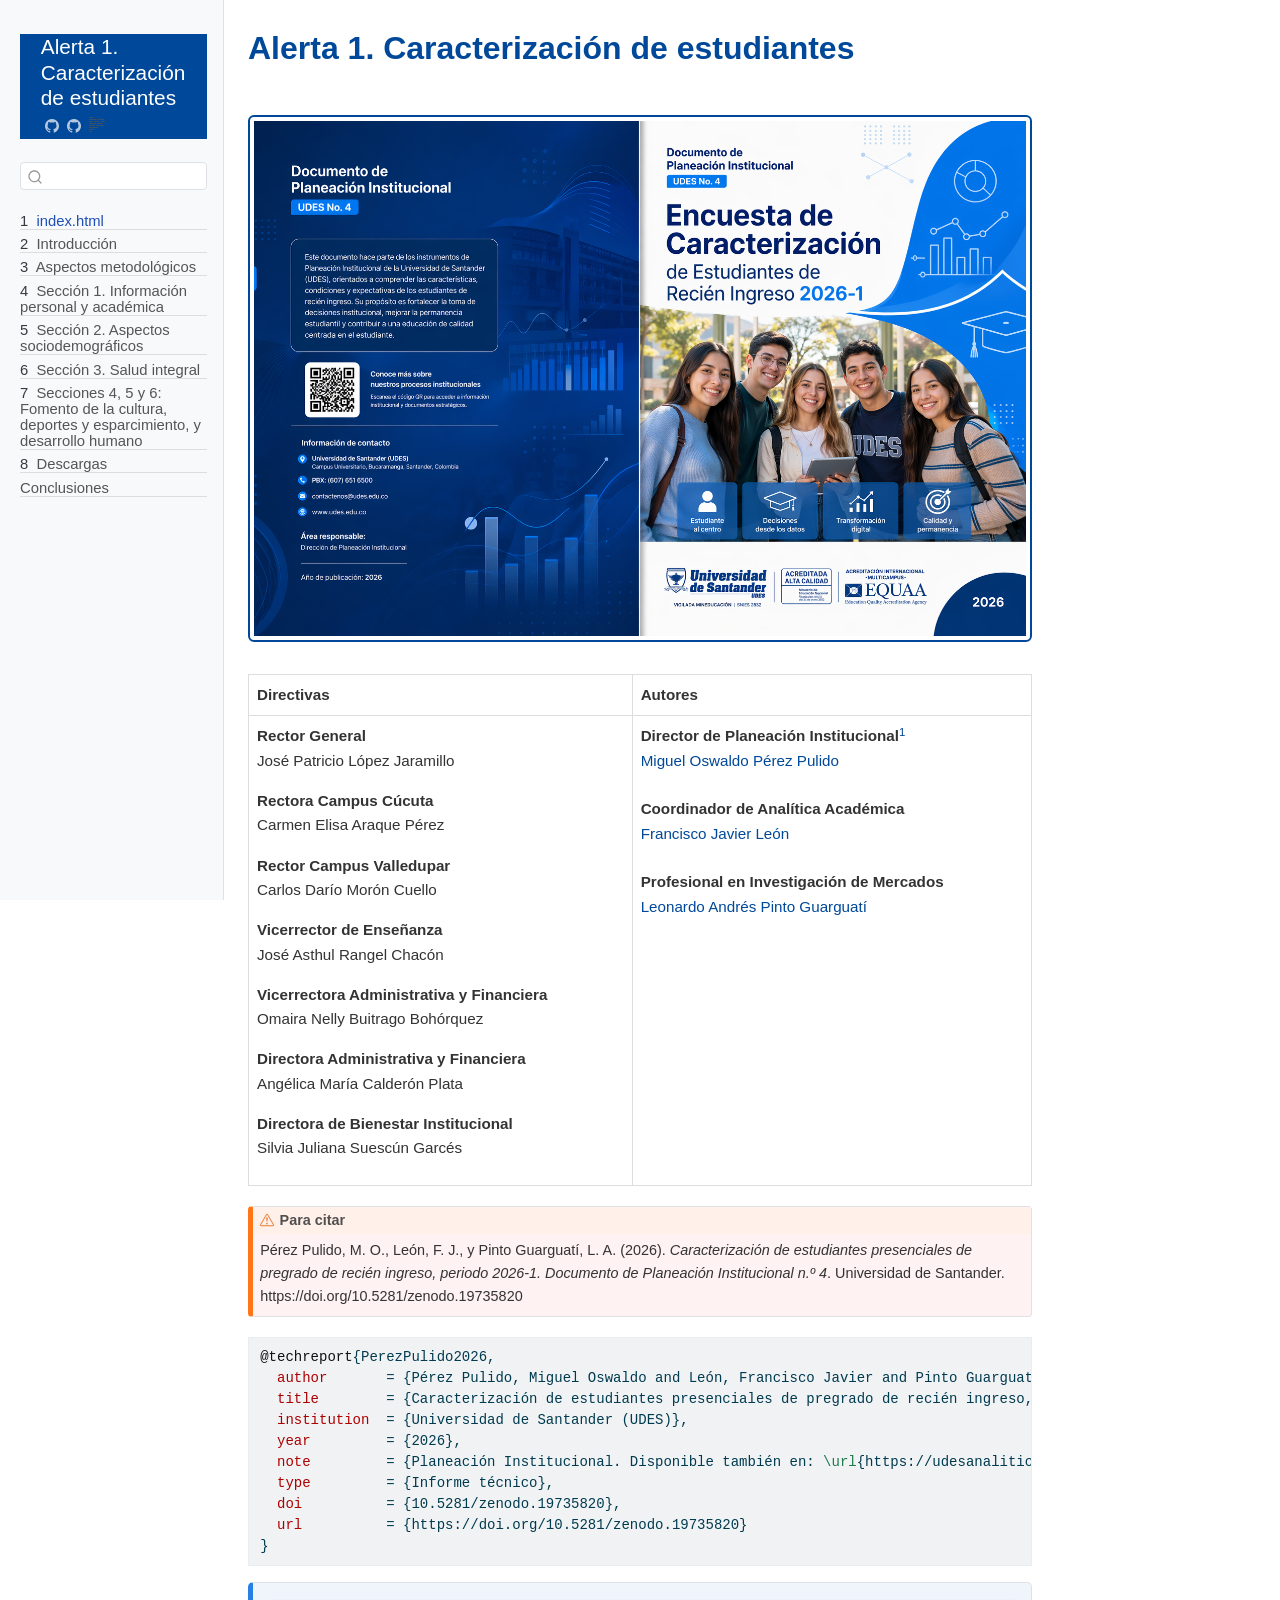
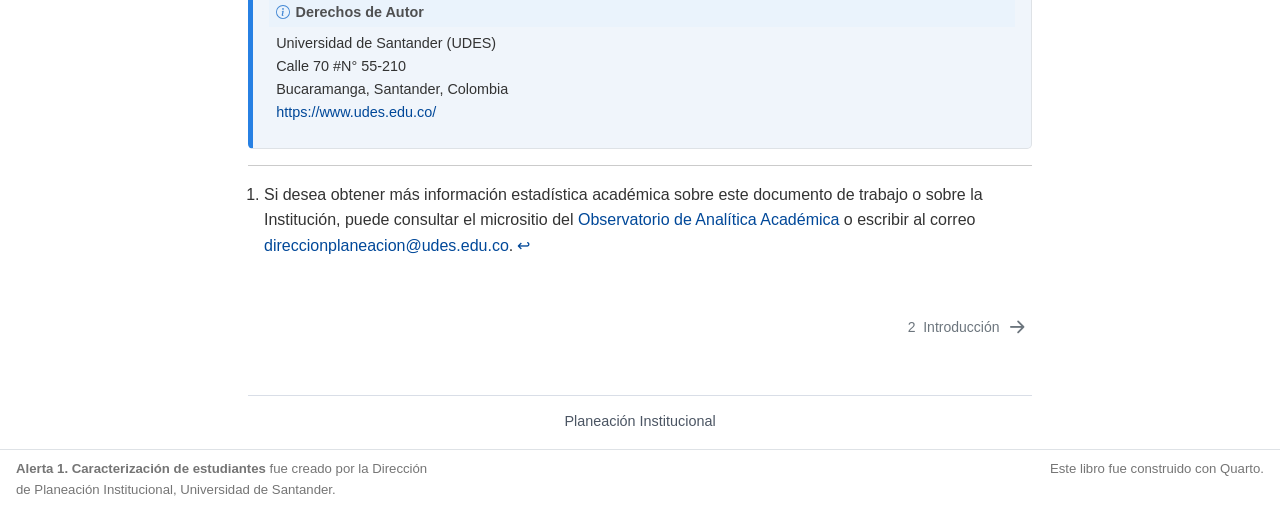
<file: docs/index.html>
<!DOCTYPE html>
<html xmlns="http://www.w3.org/1999/xhtml" lang="en" xml:lang="en"><head>

<meta charset="utf-8">
<meta name="generator" content="quarto-1.7.33">

<meta name="viewport" content="width=device-width, initial-scale=1.0, user-scalable=yes">


<title>Alerta 1. Caracterización de estudiantes</title>
<style>
code{white-space: pre-wrap;}
span.smallcaps{font-variant: small-caps;}
div.columns{display: flex; gap: min(4vw, 1.5em);}
div.column{flex: auto; overflow-x: auto;}
div.hanging-indent{margin-left: 1.5em; text-indent: -1.5em;}
ul.task-list{list-style: none;}
ul.task-list li input[type="checkbox"] {
  width: 0.8em;
  margin: 0 0.8em 0.2em -1em; /* quarto-specific, see https://github.com/quarto-dev/quarto-cli/issues/4556 */ 
  vertical-align: middle;
}
/* CSS for syntax highlighting */
html { -webkit-text-size-adjust: 100%; }
pre > code.sourceCode { white-space: pre; position: relative; }
pre > code.sourceCode > span { display: inline-block; line-height: 1.25; }
pre > code.sourceCode > span:empty { height: 1.2em; }
.sourceCode { overflow: visible; }
code.sourceCode > span { color: inherit; text-decoration: inherit; }
div.sourceCode { margin: 1em 0; }
pre.sourceCode { margin: 0; }
@media screen {
div.sourceCode { overflow: auto; }
}
@media print {
pre > code.sourceCode { white-space: pre-wrap; }
pre > code.sourceCode > span { text-indent: -5em; padding-left: 5em; }
}
pre.numberSource code
  { counter-reset: source-line 0; }
pre.numberSource code > span
  { position: relative; left: -4em; counter-increment: source-line; }
pre.numberSource code > span > a:first-child::before
  { content: counter(source-line);
    position: relative; left: -1em; text-align: right; vertical-align: baseline;
    border: none; display: inline-block;
    -webkit-touch-callout: none; -webkit-user-select: none;
    -khtml-user-select: none; -moz-user-select: none;
    -ms-user-select: none; user-select: none;
    padding: 0 4px; width: 4em;
  }
pre.numberSource { margin-left: 3em;  padding-left: 4px; }
div.sourceCode
  {   }
@media screen {
pre > code.sourceCode > span > a:first-child::before { text-decoration: underline; }
}
</style>


<script src="site_libs/quarto-nav/quarto-nav.js"></script>
<script src="site_libs/quarto-nav/headroom.min.js"></script>
<script src="site_libs/clipboard/clipboard.min.js"></script>
<script src="site_libs/quarto-search/autocomplete.umd.js"></script>
<script src="site_libs/quarto-search/fuse.min.js"></script>
<script src="site_libs/quarto-search/quarto-search.js"></script>
<meta name="quarto:offset" content="./">
<link href="./intro.html" rel="next">
<script src="site_libs/quarto-html/quarto.js" type="module"></script>
<script src="site_libs/quarto-html/tabsets/tabsets.js" type="module"></script>
<script src="site_libs/quarto-html/popper.min.js"></script>
<script src="site_libs/quarto-html/tippy.umd.min.js"></script>
<script src="site_libs/quarto-html/anchor.min.js"></script>
<link href="site_libs/quarto-html/tippy.css" rel="stylesheet">
<link href="site_libs/quarto-html/quarto-syntax-highlighting-ea385d0e468b0dd5ea5bf0780b1290d9.css" rel="stylesheet" id="quarto-text-highlighting-styles">
<script src="site_libs/bootstrap/bootstrap.min.js"></script>
<link href="site_libs/bootstrap/bootstrap-icons.css" rel="stylesheet">
<link href="site_libs/bootstrap/bootstrap-e41c52433b7b17f137c3030fa62955b6.min.css" rel="stylesheet" append-hash="true" id="quarto-bootstrap" data-mode="light">
<script id="quarto-search-options" type="application/json">{
  "location": "sidebar",
  "copy-button": false,
  "collapse-after": 3,
  "panel-placement": "start",
  "type": "textbox",
  "limit": 50,
  "keyboard-shortcut": [
    "f",
    "/",
    "s"
  ],
  "show-item-context": false,
  "language": {
    "search-no-results-text": "No results",
    "search-matching-documents-text": "matching documents",
    "search-copy-link-title": "Copy link to search",
    "search-hide-matches-text": "Hide additional matches",
    "search-more-match-text": "more match in this document",
    "search-more-matches-text": "more matches in this document",
    "search-clear-button-title": "Clear",
    "search-text-placeholder": "",
    "search-detached-cancel-button-title": "Cancel",
    "search-submit-button-title": "Submit",
    "search-label": "Search"
  }
}</script>
<link rel="stylesheet" href="https://cdn.jsdelivr.net/npm/bootstrap-icons@1.11.3/font/bootstrap-icons.css">


<link rel="stylesheet" href="style.css">
</head>

<body class="nav-sidebar docked quarto-light">

<div id="quarto-search-results"></div>
  <header id="quarto-header" class="headroom fixed-top">
  <nav class="quarto-secondary-nav">
    <div class="container-fluid d-flex">
      <button type="button" class="quarto-btn-toggle btn" data-bs-toggle="collapse" role="button" data-bs-target=".quarto-sidebar-collapse-item" aria-controls="quarto-sidebar" aria-expanded="false" aria-label="Toggle sidebar navigation" onclick="if (window.quartoToggleHeadroom) { window.quartoToggleHeadroom(); }">
        <i class="bi bi-layout-text-sidebar-reverse"></i>
      </button>
        <nav class="quarto-page-breadcrumbs" aria-label="breadcrumb"><ol class="breadcrumb"><li class="breadcrumb-item"><a href="./index.html"><span class="chapter-number">1</span>&nbsp; <span class="chapter-title">index.html</span></a></li></ol></nav>
        <a class="flex-grow-1" role="navigation" data-bs-toggle="collapse" data-bs-target=".quarto-sidebar-collapse-item" aria-controls="quarto-sidebar" aria-expanded="false" aria-label="Toggle sidebar navigation" onclick="if (window.quartoToggleHeadroom) { window.quartoToggleHeadroom(); }">      
        </a>
      <button type="button" class="btn quarto-search-button" aria-label="Search" onclick="window.quartoOpenSearch();">
        <i class="bi bi-search"></i>
      </button>
    </div>
  </nav>
</header>
<!-- content -->
<div id="quarto-content" class="quarto-container page-columns page-rows-contents page-layout-article">
<!-- sidebar -->
  <nav id="quarto-sidebar" class="sidebar collapse collapse-horizontal quarto-sidebar-collapse-item sidebar-navigation docked overflow-auto">
    <div class="pt-lg-2 mt-2 text-left sidebar-header">
    <div class="sidebar-title mb-0 py-0">
      <a href="./">Alerta 1. Caracterización de estudiantes</a> 
        <div class="sidebar-tools-main tools-wide">
    <a href="https://github.com/udesanalitica/alerta1_cx_2026-1" title="Repositorio GitHub" class="quarto-navigation-tool px-1" aria-label="Repositorio GitHub"><i class="bi bi-github"></i></a>
    <a href="https://github.com/udesanalitica/alerta1_cx_2026-1" title="Source Code" class="quarto-navigation-tool px-1" aria-label="Source Code"><i class="bi bi-github"></i></a>
  <a href="" class="quarto-reader-toggle quarto-navigation-tool px-1" onclick="window.quartoToggleReader(); return false;" title="Toggle reader mode">
  <div class="quarto-reader-toggle-btn">
  <i class="bi"></i>
  </div>
</a>
</div>
    </div>
      </div>
        <div class="mt-2 flex-shrink-0 align-items-center">
        <div class="sidebar-search">
        <div id="quarto-search" class="" title="Search"></div>
        </div>
        </div>
    <div class="sidebar-menu-container"> 
    <ul class="list-unstyled mt-1">
        <li class="sidebar-item">
  <div class="sidebar-item-container"> 
  <a href="./index.html" class="sidebar-item-text sidebar-link active">
 <span class="menu-text"><span class="chapter-number">1</span>&nbsp; <span class="chapter-title">index.html</span></span></a>
  </div>
</li>
        <li class="sidebar-item">
  <div class="sidebar-item-container"> 
  <a href="./intro.html" class="sidebar-item-text sidebar-link">
 <span class="menu-text"><span class="chapter-number">2</span>&nbsp; <span class="chapter-title">Introducción</span></span></a>
  </div>
</li>
        <li class="sidebar-item">
  <div class="sidebar-item-container"> 
  <a href="./Seccion0.html" class="sidebar-item-text sidebar-link">
 <span class="menu-text"><span class="chapter-number">3</span>&nbsp; <span class="chapter-title">Aspectos metodológicos</span></span></a>
  </div>
</li>
        <li class="sidebar-item">
  <div class="sidebar-item-container"> 
  <a href="./Seccion1.html" class="sidebar-item-text sidebar-link">
 <span class="menu-text"><span class="chapter-number">4</span>&nbsp; <span class="chapter-title">Sección 1. Información personal y académica</span></span></a>
  </div>
</li>
        <li class="sidebar-item">
  <div class="sidebar-item-container"> 
  <a href="./Seccion2.html" class="sidebar-item-text sidebar-link">
 <span class="menu-text"><span class="chapter-number">5</span>&nbsp; <span class="chapter-title">Sección 2. Aspectos sociodemográficos</span></span></a>
  </div>
</li>
        <li class="sidebar-item">
  <div class="sidebar-item-container"> 
  <a href="./Seccion3.html" class="sidebar-item-text sidebar-link">
 <span class="menu-text"><span class="chapter-number">6</span>&nbsp; <span class="chapter-title">Sección 3. Salud integral</span></span></a>
  </div>
</li>
        <li class="sidebar-item">
  <div class="sidebar-item-container"> 
  <a href="./Seccion4.html" class="sidebar-item-text sidebar-link">
 <span class="menu-text"><span class="chapter-number">7</span>&nbsp; <span class="chapter-title">Secciones 4, 5 y 6: Fomento de la cultura, deportes y esparcimiento, y desarrollo humano</span></span></a>
  </div>
</li>
        <li class="sidebar-item">
  <div class="sidebar-item-container"> 
  <a href="./Descargas.html" class="sidebar-item-text sidebar-link">
 <span class="menu-text"><span class="chapter-number">8</span>&nbsp; <span class="chapter-title">Descargas</span></span></a>
  </div>
</li>
        <li class="sidebar-item">
  <div class="sidebar-item-container"> 
  <a href="./Conclusiones.html" class="sidebar-item-text sidebar-link">
 <span class="menu-text">Conclusiones</span></a>
  </div>
</li>
    </ul>
    </div>
</nav>
<div id="quarto-sidebar-glass" class="quarto-sidebar-collapse-item" data-bs-toggle="collapse" data-bs-target=".quarto-sidebar-collapse-item"></div>
<!-- margin-sidebar -->
    <div id="quarto-margin-sidebar" class="sidebar margin-sidebar zindex-bottom">
        
    </div>
<!-- main -->
<main class="content" id="quarto-document-content">

<header id="title-block-header" class="quarto-title-block default">
<div class="quarto-title">
<h1 class="title">Alerta 1. Caracterización de estudiantes</h1>
</div>



<div class="quarto-title-meta">

    
  
    
  </div>
  


</header>


<p><img src="images/cover.png" title="Alerta 1. Caracterización de estudiantes" class="quarto-cover-image nolightbox img-fluid" alt="Portada del libro Alerta 1"></p>
<table class="caption-top table">
<thead>
<tr class="header">
<th>Directivas</th>
<th><strong>Autores</strong></th>
</tr>
</thead>
<tbody>
<tr class="odd">
<td><p><strong>Rector General<br>
</strong>José Patricio López Jaramillo</p>
<p><strong>Rectora Campus Cúcuta<br>
</strong>Carmen Elisa Araque Pérez</p>
<p><strong>Rector Campus Valledupar</strong><br>
Carlos Darío Morón Cuello</p>
<p><strong>Vicerrector de Enseñanza<br>
</strong>José Asthul Rangel Chacón</p>
<p><strong>Vicerrectora Administrativa y Financiera<br>
</strong>Omaira Nelly Buitrago Bohórquez</p>
<p><strong>Directora Administrativa y Financiera</strong><br>
Angélica María Calderón Plata</p>
<p><strong>Directora de Bienestar Institucional</strong><br>
Silvia Juliana Suescún Garcés</p></td>
<td><strong>Director de Planeación Institucional</strong><a href="#fn1" class="footnote-ref" id="fnref1" role="doc-noteref"><sup>1</sup></a><br>
<a href="https://orcid.org/0000-0003-2945-0526">Miguel Oswaldo Pérez Pulido</a><br>
<br>
<strong>Coordinador de Analítica Académica</strong><br>
<a href="https://orcid.org/0000-0002-8904-5242">Francisco Javier León</a><br>
<br>
<strong>Profesional en Investigación de Mercados</strong><br>
<a href="https://orcid.org/0009-0007-0492-9270">Leonardo Andrés Pinto Guarguatí</a></td>
</tr>
</tbody>
</table>
<div class="callout callout-style-default callout-warning callout-titled" title="Para citar">
<div class="callout-header d-flex align-content-center">
<div class="callout-icon-container">
<i class="callout-icon"></i>
</div>
<div class="callout-title-container flex-fill">
Para citar
</div>
</div>
<div class="callout-body-container callout-body">
<p>Pérez Pulido, M. O., León, F. J., y Pinto Guarguatí, L. A. (2026). <em>Caracterización de estudiantes presenciales de pregrado de recién ingreso, periodo 2026-1. Documento de Planeación Institucional n.º 4</em>. Universidad de Santander. https://doi.org/10.5281/zenodo.19735820</p>
</div>
</div>
<div class="sourceCode" id="cb1"><pre class="sourceCode bibtex code-with-copy"><code class="sourceCode bibtex"><span id="cb1-1"><a href="#cb1-1" aria-hidden="true" tabindex="-1"></a><span class="va">@techreport</span>{<span class="ot">PerezPulido2026</span>,</span>
<span id="cb1-2"><a href="#cb1-2" aria-hidden="true" tabindex="-1"></a>  <span class="dt">author</span>       = {Pérez Pulido, Miguel Oswaldo and León, Francisco Javier and Pinto Guarguatí, Leonardo Andrés},</span>
<span id="cb1-3"><a href="#cb1-3" aria-hidden="true" tabindex="-1"></a>  <span class="dt">title</span>        = {Caracterización de estudiantes presenciales de pregrado de recién ingreso, periodo 2026-1. Documento de Planeación Institucional n.º 4},</span>
<span id="cb1-4"><a href="#cb1-4" aria-hidden="true" tabindex="-1"></a>  <span class="dt">institution</span>  = {Universidad de Santander (UDES)},</span>
<span id="cb1-5"><a href="#cb1-5" aria-hidden="true" tabindex="-1"></a>  <span class="dt">year</span>         = {2026},</span>
<span id="cb1-6"><a href="#cb1-6" aria-hidden="true" tabindex="-1"></a>  <span class="dt">note</span>         = {Planeación Institucional. Disponible también en: <span class="ch">\url</span>{https://udesanalitica.github.io/alerta1_cx_2026-1/}},</span>
<span id="cb1-7"><a href="#cb1-7" aria-hidden="true" tabindex="-1"></a>  <span class="dt">type</span>         = {Informe técnico},</span>
<span id="cb1-8"><a href="#cb1-8" aria-hidden="true" tabindex="-1"></a>  <span class="dt">doi</span>          = {10.5281/zenodo.19735820},</span>
<span id="cb1-9"><a href="#cb1-9" aria-hidden="true" tabindex="-1"></a>  <span class="dt">url</span>          = {https://doi.org/10.5281/zenodo.19735820}</span>
<span id="cb1-10"><a href="#cb1-10" aria-hidden="true" tabindex="-1"></a>}</span></code><button title="Copy to Clipboard" class="code-copy-button"><i class="bi"></i></button></pre></div>
<div class="callout callout-style-default callout-note callout-titled" title="Derechos de Autor">
<div class="callout-header d-flex align-content-center">
<div class="callout-icon-container">
<i class="callout-icon"></i>
</div>
<div class="callout-title-container flex-fill">
Derechos de Autor
</div>
</div>
<div class="callout-body-container callout-body">
<p>Universidad de Santander (UDES)<br>
Calle 70 #N° 55-210<br>
Bucaramanga, Santander, Colombia<br>
<a href="https://www.udes.edu.co/" class="uri">https://www.udes.edu.co/</a>&nbsp;</p>
</div>
</div>


<section id="footnotes" class="footnotes footnotes-end-of-document" role="doc-endnotes">
<hr>
<ol>
<li id="fn1"><p>Si desea obtener más información estadística académica sobre este documento de trabajo o sobre la Institución, puede consultar el micrositio del <a href="https://udes.edu.co/ensenanza/dependencias/analitica-academica/observatorio">Observatorio de Analítica Académica</a> o escribir al correo <a href="mailto:direccionplaneacion@udes.edu.co">direccionplaneacion@udes.edu.co</a>.<a href="#fnref1" class="footnote-back" role="doc-backlink">↩︎</a></p></li>
</ol>
</section>

</main> <!-- /main -->
<div class="institutional-footer" role="contentinfo">
  Planeación Institucional
</div>
<script id="quarto-html-after-body" type="application/javascript">
  window.document.addEventListener("DOMContentLoaded", function (event) {
    const icon = "";
    const anchorJS = new window.AnchorJS();
    anchorJS.options = {
      placement: 'right',
      icon: icon
    };
    anchorJS.add('.anchored');
    const isCodeAnnotation = (el) => {
      for (const clz of el.classList) {
        if (clz.startsWith('code-annotation-')) {                     
          return true;
        }
      }
      return false;
    }
    const onCopySuccess = function(e) {
      // button target
      const button = e.trigger;
      // don't keep focus
      button.blur();
      // flash "checked"
      button.classList.add('code-copy-button-checked');
      var currentTitle = button.getAttribute("title");
      button.setAttribute("title", "Copied!");
      let tooltip;
      if (window.bootstrap) {
        button.setAttribute("data-bs-toggle", "tooltip");
        button.setAttribute("data-bs-placement", "left");
        button.setAttribute("data-bs-title", "Copied!");
        tooltip = new bootstrap.Tooltip(button, 
          { trigger: "manual", 
            customClass: "code-copy-button-tooltip",
            offset: [0, -8]});
        tooltip.show();    
      }
      setTimeout(function() {
        if (tooltip) {
          tooltip.hide();
          button.removeAttribute("data-bs-title");
          button.removeAttribute("data-bs-toggle");
          button.removeAttribute("data-bs-placement");
        }
        button.setAttribute("title", currentTitle);
        button.classList.remove('code-copy-button-checked');
      }, 1000);
      // clear code selection
      e.clearSelection();
    }
    const getTextToCopy = function(trigger) {
        const codeEl = trigger.previousElementSibling.cloneNode(true);
        for (const childEl of codeEl.children) {
          if (isCodeAnnotation(childEl)) {
            childEl.remove();
          }
        }
        return codeEl.innerText;
    }
    const clipboard = new window.ClipboardJS('.code-copy-button:not([data-in-quarto-modal])', {
      text: getTextToCopy
    });
    clipboard.on('success', onCopySuccess);
    if (window.document.getElementById('quarto-embedded-source-code-modal')) {
      const clipboardModal = new window.ClipboardJS('.code-copy-button[data-in-quarto-modal]', {
        text: getTextToCopy,
        container: window.document.getElementById('quarto-embedded-source-code-modal')
      });
      clipboardModal.on('success', onCopySuccess);
    }
      var localhostRegex = new RegExp(/^(?:http|https):\/\/localhost\:?[0-9]*\//);
      var mailtoRegex = new RegExp(/^mailto:/);
        var filterRegex = new RegExp("https:\/\/udesanalitica\.github\.io\/alerta1_cx_2026-1\/");
      var isInternal = (href) => {
          return filterRegex.test(href) || localhostRegex.test(href) || mailtoRegex.test(href);
      }
      // Inspect non-navigation links and adorn them if external
     var links = window.document.querySelectorAll('a[href]:not(.nav-link):not(.navbar-brand):not(.toc-action):not(.sidebar-link):not(.sidebar-item-toggle):not(.pagination-link):not(.no-external):not([aria-hidden]):not(.dropdown-item):not(.quarto-navigation-tool):not(.about-link)');
      for (var i=0; i<links.length; i++) {
        const link = links[i];
        if (!isInternal(link.href)) {
          // undo the damage that might have been done by quarto-nav.js in the case of
          // links that we want to consider external
          if (link.dataset.originalHref !== undefined) {
            link.href = link.dataset.originalHref;
          }
        }
      }
    function tippyHover(el, contentFn, onTriggerFn, onUntriggerFn) {
      const config = {
        allowHTML: true,
        maxWidth: 500,
        delay: 100,
        arrow: false,
        appendTo: function(el) {
            return el.parentElement;
        },
        interactive: true,
        interactiveBorder: 10,
        theme: 'quarto',
        placement: 'bottom-start',
      };
      if (contentFn) {
        config.content = contentFn;
      }
      if (onTriggerFn) {
        config.onTrigger = onTriggerFn;
      }
      if (onUntriggerFn) {
        config.onUntrigger = onUntriggerFn;
      }
      window.tippy(el, config); 
    }
    const noterefs = window.document.querySelectorAll('a[role="doc-noteref"]');
    for (var i=0; i<noterefs.length; i++) {
      const ref = noterefs[i];
      tippyHover(ref, function() {
        // use id or data attribute instead here
        let href = ref.getAttribute('data-footnote-href') || ref.getAttribute('href');
        try { href = new URL(href).hash; } catch {}
        const id = href.replace(/^#\/?/, "");
        const note = window.document.getElementById(id);
        if (note) {
          return note.innerHTML;
        } else {
          return "";
        }
      });
    }
    const xrefs = window.document.querySelectorAll('a.quarto-xref');
    const processXRef = (id, note) => {
      // Strip column container classes
      const stripColumnClz = (el) => {
        el.classList.remove("page-full", "page-columns");
        if (el.children) {
          for (const child of el.children) {
            stripColumnClz(child);
          }
        }
      }
      stripColumnClz(note)
      if (id === null || id.startsWith('sec-')) {
        // Special case sections, only their first couple elements
        const container = document.createElement("div");
        if (note.children && note.children.length > 2) {
          container.appendChild(note.children[0].cloneNode(true));
          for (let i = 1; i < note.children.length; i++) {
            const child = note.children[i];
            if (child.tagName === "P" && child.innerText === "") {
              continue;
            } else {
              container.appendChild(child.cloneNode(true));
              break;
            }
          }
          if (window.Quarto?.typesetMath) {
            window.Quarto.typesetMath(container);
          }
          return container.innerHTML
        } else {
          if (window.Quarto?.typesetMath) {
            window.Quarto.typesetMath(note);
          }
          return note.innerHTML;
        }
      } else {
        // Remove any anchor links if they are present
        const anchorLink = note.querySelector('a.anchorjs-link');
        if (anchorLink) {
          anchorLink.remove();
        }
        if (window.Quarto?.typesetMath) {
          window.Quarto.typesetMath(note);
        }
        if (note.classList.contains("callout")) {
          return note.outerHTML;
        } else {
          return note.innerHTML;
        }
      }
    }
    for (var i=0; i<xrefs.length; i++) {
      const xref = xrefs[i];
      tippyHover(xref, undefined, function(instance) {
        instance.disable();
        let url = xref.getAttribute('href');
        let hash = undefined; 
        if (url.startsWith('#')) {
          hash = url;
        } else {
          try { hash = new URL(url).hash; } catch {}
        }
        if (hash) {
          const id = hash.replace(/^#\/?/, "");
          const note = window.document.getElementById(id);
          if (note !== null) {
            try {
              const html = processXRef(id, note.cloneNode(true));
              instance.setContent(html);
            } finally {
              instance.enable();
              instance.show();
            }
          } else {
            // See if we can fetch this
            fetch(url.split('#')[0])
            .then(res => res.text())
            .then(html => {
              const parser = new DOMParser();
              const htmlDoc = parser.parseFromString(html, "text/html");
              const note = htmlDoc.getElementById(id);
              if (note !== null) {
                const html = processXRef(id, note);
                instance.setContent(html);
              } 
            }).finally(() => {
              instance.enable();
              instance.show();
            });
          }
        } else {
          // See if we can fetch a full url (with no hash to target)
          // This is a special case and we should probably do some content thinning / targeting
          fetch(url)
          .then(res => res.text())
          .then(html => {
            const parser = new DOMParser();
            const htmlDoc = parser.parseFromString(html, "text/html");
            const note = htmlDoc.querySelector('main.content');
            if (note !== null) {
              // This should only happen for chapter cross references
              // (since there is no id in the URL)
              // remove the first header
              if (note.children.length > 0 && note.children[0].tagName === "HEADER") {
                note.children[0].remove();
              }
              const html = processXRef(null, note);
              instance.setContent(html);
            } 
          }).finally(() => {
            instance.enable();
            instance.show();
          });
        }
      }, function(instance) {
      });
    }
        let selectedAnnoteEl;
        const selectorForAnnotation = ( cell, annotation) => {
          let cellAttr = 'data-code-cell="' + cell + '"';
          let lineAttr = 'data-code-annotation="' +  annotation + '"';
          const selector = 'span[' + cellAttr + '][' + lineAttr + ']';
          return selector;
        }
        const selectCodeLines = (annoteEl) => {
          const doc = window.document;
          const targetCell = annoteEl.getAttribute("data-target-cell");
          const targetAnnotation = annoteEl.getAttribute("data-target-annotation");
          const annoteSpan = window.document.querySelector(selectorForAnnotation(targetCell, targetAnnotation));
          const lines = annoteSpan.getAttribute("data-code-lines").split(",");
          const lineIds = lines.map((line) => {
            return targetCell + "-" + line;
          })
          let top = null;
          let height = null;
          let parent = null;
          if (lineIds.length > 0) {
              //compute the position of the single el (top and bottom and make a div)
              const el = window.document.getElementById(lineIds[0]);
              top = el.offsetTop;
              height = el.offsetHeight;
              parent = el.parentElement.parentElement;
            if (lineIds.length > 1) {
              const lastEl = window.document.getElementById(lineIds[lineIds.length - 1]);
              const bottom = lastEl.offsetTop + lastEl.offsetHeight;
              height = bottom - top;
            }
            if (top !== null && height !== null && parent !== null) {
              // cook up a div (if necessary) and position it 
              let div = window.document.getElementById("code-annotation-line-highlight");
              if (div === null) {
                div = window.document.createElement("div");
                div.setAttribute("id", "code-annotation-line-highlight");
                div.style.position = 'absolute';
                parent.appendChild(div);
              }
              div.style.top = top - 2 + "px";
              div.style.height = height + 4 + "px";
              div.style.left = 0;
              let gutterDiv = window.document.getElementById("code-annotation-line-highlight-gutter");
              if (gutterDiv === null) {
                gutterDiv = window.document.createElement("div");
                gutterDiv.setAttribute("id", "code-annotation-line-highlight-gutter");
                gutterDiv.style.position = 'absolute';
                const codeCell = window.document.getElementById(targetCell);
                const gutter = codeCell.querySelector('.code-annotation-gutter');
                gutter.appendChild(gutterDiv);
              }
              gutterDiv.style.top = top - 2 + "px";
              gutterDiv.style.height = height + 4 + "px";
            }
            selectedAnnoteEl = annoteEl;
          }
        };
        const unselectCodeLines = () => {
          const elementsIds = ["code-annotation-line-highlight", "code-annotation-line-highlight-gutter"];
          elementsIds.forEach((elId) => {
            const div = window.document.getElementById(elId);
            if (div) {
              div.remove();
            }
          });
          selectedAnnoteEl = undefined;
        };
          // Handle positioning of the toggle
      window.addEventListener(
        "resize",
        throttle(() => {
          elRect = undefined;
          if (selectedAnnoteEl) {
            selectCodeLines(selectedAnnoteEl);
          }
        }, 10)
      );
      function throttle(fn, ms) {
      let throttle = false;
      let timer;
        return (...args) => {
          if(!throttle) { // first call gets through
              fn.apply(this, args);
              throttle = true;
          } else { // all the others get throttled
              if(timer) clearTimeout(timer); // cancel #2
              timer = setTimeout(() => {
                fn.apply(this, args);
                timer = throttle = false;
              }, ms);
          }
        };
      }
        // Attach click handler to the DT
        const annoteDls = window.document.querySelectorAll('dt[data-target-cell]');
        for (const annoteDlNode of annoteDls) {
          annoteDlNode.addEventListener('click', (event) => {
            const clickedEl = event.target;
            if (clickedEl !== selectedAnnoteEl) {
              unselectCodeLines();
              const activeEl = window.document.querySelector('dt[data-target-cell].code-annotation-active');
              if (activeEl) {
                activeEl.classList.remove('code-annotation-active');
              }
              selectCodeLines(clickedEl);
              clickedEl.classList.add('code-annotation-active');
            } else {
              // Unselect the line
              unselectCodeLines();
              clickedEl.classList.remove('code-annotation-active');
            }
          });
        }
    const findCites = (el) => {
      const parentEl = el.parentElement;
      if (parentEl) {
        const cites = parentEl.dataset.cites;
        if (cites) {
          return {
            el,
            cites: cites.split(' ')
          };
        } else {
          return findCites(el.parentElement)
        }
      } else {
        return undefined;
      }
    };
    var bibliorefs = window.document.querySelectorAll('a[role="doc-biblioref"]');
    for (var i=0; i<bibliorefs.length; i++) {
      const ref = bibliorefs[i];
      const citeInfo = findCites(ref);
      if (citeInfo) {
        tippyHover(citeInfo.el, function() {
          var popup = window.document.createElement('div');
          citeInfo.cites.forEach(function(cite) {
            var citeDiv = window.document.createElement('div');
            citeDiv.classList.add('hanging-indent');
            citeDiv.classList.add('csl-entry');
            var biblioDiv = window.document.getElementById('ref-' + cite);
            if (biblioDiv) {
              citeDiv.innerHTML = biblioDiv.innerHTML;
            }
            popup.appendChild(citeDiv);
          });
          return popup.innerHTML;
        });
      }
    }
  });
  </script>
<nav class="page-navigation">
  <div class="nav-page nav-page-previous">
  </div>
  <div class="nav-page nav-page-next">
      <a href="./intro.html" class="pagination-link" aria-label="Introducción">
        <span class="nav-page-text"><span class="chapter-number">2</span>&nbsp; <span class="chapter-title">Introducción</span></span> <i class="bi bi-arrow-right-short"></i>
      </a>
  </div>
</nav>
</div> <!-- /content -->
<footer class="footer">
  <div class="nav-footer">
    <div class="nav-footer-left">
<p><strong>Alerta 1. Caracterización de estudiantes</strong> fue creado por la Dirección de Planeación Institucional, Universidad de Santander.</p>
</div>   
    <div class="nav-footer-center">
      &nbsp;
    </div>
    <div class="nav-footer-right">
<p>Este libro fue construido con <a href="https://quarto.org/" target="_blank">Quarto</a>.</p>
</div>
  </div>
</footer>




</body></html>
</file>
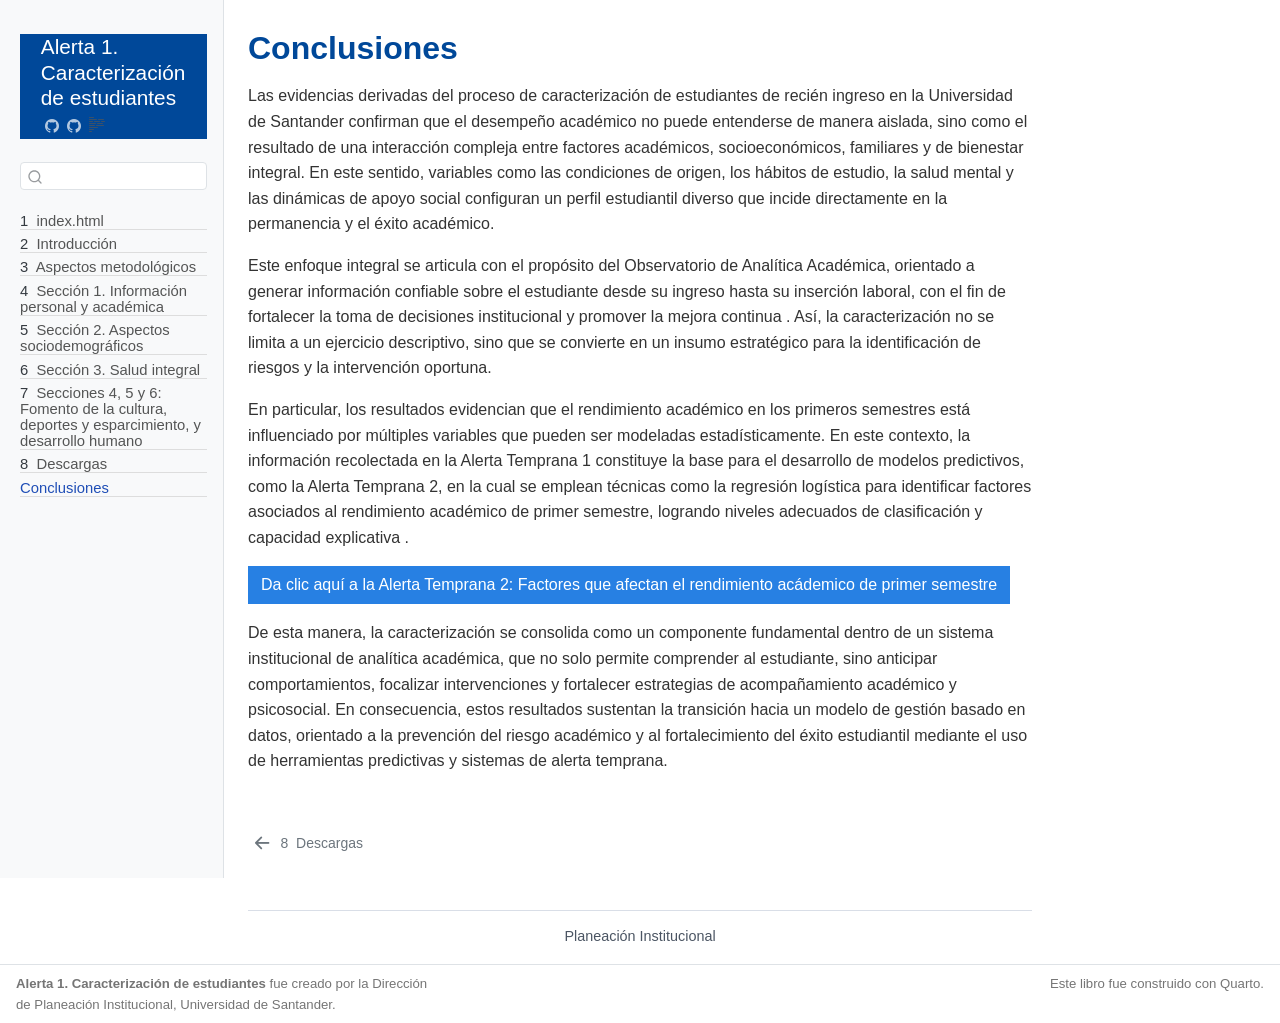
<file: docs/Conclusiones.html>
<!DOCTYPE html>
<html xmlns="http://www.w3.org/1999/xhtml" lang="en" xml:lang="en"><head>

<meta charset="utf-8">
<meta name="generator" content="quarto-1.7.33">

<meta name="viewport" content="width=device-width, initial-scale=1.0, user-scalable=yes">


<title>Conclusiones – Alerta 1. Caracterización de estudiantes</title>
<style>
code{white-space: pre-wrap;}
span.smallcaps{font-variant: small-caps;}
div.columns{display: flex; gap: min(4vw, 1.5em);}
div.column{flex: auto; overflow-x: auto;}
div.hanging-indent{margin-left: 1.5em; text-indent: -1.5em;}
ul.task-list{list-style: none;}
ul.task-list li input[type="checkbox"] {
  width: 0.8em;
  margin: 0 0.8em 0.2em -1em; /* quarto-specific, see https://github.com/quarto-dev/quarto-cli/issues/4556 */ 
  vertical-align: middle;
}
</style>


<script src="site_libs/quarto-nav/quarto-nav.js"></script>
<script src="site_libs/quarto-nav/headroom.min.js"></script>
<script src="site_libs/clipboard/clipboard.min.js"></script>
<script src="site_libs/quarto-search/autocomplete.umd.js"></script>
<script src="site_libs/quarto-search/fuse.min.js"></script>
<script src="site_libs/quarto-search/quarto-search.js"></script>
<meta name="quarto:offset" content="./">
<link href="./Descargas.html" rel="prev">
<script src="site_libs/quarto-html/quarto.js" type="module"></script>
<script src="site_libs/quarto-html/tabsets/tabsets.js" type="module"></script>
<script src="site_libs/quarto-html/popper.min.js"></script>
<script src="site_libs/quarto-html/tippy.umd.min.js"></script>
<script src="site_libs/quarto-html/anchor.min.js"></script>
<link href="site_libs/quarto-html/tippy.css" rel="stylesheet">
<link href="site_libs/quarto-html/quarto-syntax-highlighting-ea385d0e468b0dd5ea5bf0780b1290d9.css" rel="stylesheet" id="quarto-text-highlighting-styles">
<script src="site_libs/bootstrap/bootstrap.min.js"></script>
<link href="site_libs/bootstrap/bootstrap-icons.css" rel="stylesheet">
<link href="site_libs/bootstrap/bootstrap-e41c52433b7b17f137c3030fa62955b6.min.css" rel="stylesheet" append-hash="true" id="quarto-bootstrap" data-mode="light">
<script id="quarto-search-options" type="application/json">{
  "location": "sidebar",
  "copy-button": false,
  "collapse-after": 3,
  "panel-placement": "start",
  "type": "textbox",
  "limit": 50,
  "keyboard-shortcut": [
    "f",
    "/",
    "s"
  ],
  "show-item-context": false,
  "language": {
    "search-no-results-text": "No results",
    "search-matching-documents-text": "matching documents",
    "search-copy-link-title": "Copy link to search",
    "search-hide-matches-text": "Hide additional matches",
    "search-more-match-text": "more match in this document",
    "search-more-matches-text": "more matches in this document",
    "search-clear-button-title": "Clear",
    "search-text-placeholder": "",
    "search-detached-cancel-button-title": "Cancel",
    "search-submit-button-title": "Submit",
    "search-label": "Search"
  }
}</script>
<link rel="stylesheet" href="https://cdn.jsdelivr.net/npm/bootstrap-icons@1.11.3/font/bootstrap-icons.css">


<link rel="stylesheet" href="style.css">
</head>

<body class="nav-sidebar docked quarto-light">

<div id="quarto-search-results"></div>
  <header id="quarto-header" class="headroom fixed-top">
  <nav class="quarto-secondary-nav">
    <div class="container-fluid d-flex">
      <button type="button" class="quarto-btn-toggle btn" data-bs-toggle="collapse" role="button" data-bs-target=".quarto-sidebar-collapse-item" aria-controls="quarto-sidebar" aria-expanded="false" aria-label="Toggle sidebar navigation" onclick="if (window.quartoToggleHeadroom) { window.quartoToggleHeadroom(); }">
        <i class="bi bi-layout-text-sidebar-reverse"></i>
      </button>
        <nav class="quarto-page-breadcrumbs" aria-label="breadcrumb"><ol class="breadcrumb"><li class="breadcrumb-item"><a href="./Conclusiones.html">Conclusiones</a></li></ol></nav>
        <a class="flex-grow-1" role="navigation" data-bs-toggle="collapse" data-bs-target=".quarto-sidebar-collapse-item" aria-controls="quarto-sidebar" aria-expanded="false" aria-label="Toggle sidebar navigation" onclick="if (window.quartoToggleHeadroom) { window.quartoToggleHeadroom(); }">      
        </a>
      <button type="button" class="btn quarto-search-button" aria-label="Search" onclick="window.quartoOpenSearch();">
        <i class="bi bi-search"></i>
      </button>
    </div>
  </nav>
</header>
<!-- content -->
<div id="quarto-content" class="quarto-container page-columns page-rows-contents page-layout-article">
<!-- sidebar -->
  <nav id="quarto-sidebar" class="sidebar collapse collapse-horizontal quarto-sidebar-collapse-item sidebar-navigation docked overflow-auto">
    <div class="pt-lg-2 mt-2 text-left sidebar-header">
    <div class="sidebar-title mb-0 py-0">
      <a href="./">Alerta 1. Caracterización de estudiantes</a> 
        <div class="sidebar-tools-main tools-wide">
    <a href="https://github.com/udesanalitica/alerta1_cx_2026-1" title="Repositorio GitHub" class="quarto-navigation-tool px-1" aria-label="Repositorio GitHub"><i class="bi bi-github"></i></a>
    <a href="https://github.com/udesanalitica/alerta1_cx_2026-1" title="Source Code" class="quarto-navigation-tool px-1" aria-label="Source Code"><i class="bi bi-github"></i></a>
  <a href="" class="quarto-reader-toggle quarto-navigation-tool px-1" onclick="window.quartoToggleReader(); return false;" title="Toggle reader mode">
  <div class="quarto-reader-toggle-btn">
  <i class="bi"></i>
  </div>
</a>
</div>
    </div>
      </div>
        <div class="mt-2 flex-shrink-0 align-items-center">
        <div class="sidebar-search">
        <div id="quarto-search" class="" title="Search"></div>
        </div>
        </div>
    <div class="sidebar-menu-container"> 
    <ul class="list-unstyled mt-1">
        <li class="sidebar-item">
  <div class="sidebar-item-container"> 
  <a href="./index.html" class="sidebar-item-text sidebar-link">
 <span class="menu-text"><span class="chapter-number">1</span>&nbsp; <span class="chapter-title">index.html</span></span></a>
  </div>
</li>
        <li class="sidebar-item">
  <div class="sidebar-item-container"> 
  <a href="./intro.html" class="sidebar-item-text sidebar-link">
 <span class="menu-text"><span class="chapter-number">2</span>&nbsp; <span class="chapter-title">Introducción</span></span></a>
  </div>
</li>
        <li class="sidebar-item">
  <div class="sidebar-item-container"> 
  <a href="./Seccion0.html" class="sidebar-item-text sidebar-link">
 <span class="menu-text"><span class="chapter-number">3</span>&nbsp; <span class="chapter-title">Aspectos metodológicos</span></span></a>
  </div>
</li>
        <li class="sidebar-item">
  <div class="sidebar-item-container"> 
  <a href="./Seccion1.html" class="sidebar-item-text sidebar-link">
 <span class="menu-text"><span class="chapter-number">4</span>&nbsp; <span class="chapter-title">Sección 1. Información personal y académica</span></span></a>
  </div>
</li>
        <li class="sidebar-item">
  <div class="sidebar-item-container"> 
  <a href="./Seccion2.html" class="sidebar-item-text sidebar-link">
 <span class="menu-text"><span class="chapter-number">5</span>&nbsp; <span class="chapter-title">Sección 2. Aspectos sociodemográficos</span></span></a>
  </div>
</li>
        <li class="sidebar-item">
  <div class="sidebar-item-container"> 
  <a href="./Seccion3.html" class="sidebar-item-text sidebar-link">
 <span class="menu-text"><span class="chapter-number">6</span>&nbsp; <span class="chapter-title">Sección 3. Salud integral</span></span></a>
  </div>
</li>
        <li class="sidebar-item">
  <div class="sidebar-item-container"> 
  <a href="./Seccion4.html" class="sidebar-item-text sidebar-link">
 <span class="menu-text"><span class="chapter-number">7</span>&nbsp; <span class="chapter-title">Secciones 4, 5 y 6: Fomento de la cultura, deportes y esparcimiento, y desarrollo humano</span></span></a>
  </div>
</li>
        <li class="sidebar-item">
  <div class="sidebar-item-container"> 
  <a href="./Descargas.html" class="sidebar-item-text sidebar-link">
 <span class="menu-text"><span class="chapter-number">8</span>&nbsp; <span class="chapter-title">Descargas</span></span></a>
  </div>
</li>
        <li class="sidebar-item">
  <div class="sidebar-item-container"> 
  <a href="./Conclusiones.html" class="sidebar-item-text sidebar-link active">
 <span class="menu-text">Conclusiones</span></a>
  </div>
</li>
    </ul>
    </div>
</nav>
<div id="quarto-sidebar-glass" class="quarto-sidebar-collapse-item" data-bs-toggle="collapse" data-bs-target=".quarto-sidebar-collapse-item"></div>
<!-- margin-sidebar -->
    <div id="quarto-margin-sidebar" class="sidebar margin-sidebar zindex-bottom">
        
    </div>
<!-- main -->
<main class="content" id="quarto-document-content">

<header id="title-block-header" class="quarto-title-block default">
<div class="quarto-title">
<h1 class="title">Conclusiones</h1>
</div>



<div class="quarto-title-meta">

    
  
    
  </div>
  


</header>


<p>Las evidencias derivadas del proceso de caracterización de estudiantes de recién ingreso en la Universidad de Santander confirman que el desempeño académico no puede entenderse de manera aislada, sino como el resultado de una interacción compleja entre factores académicos, socioeconómicos, familiares y de bienestar integral. En este sentido, variables como las condiciones de origen, los hábitos de estudio, la salud mental y las dinámicas de apoyo social configuran un perfil estudiantil diverso que incide directamente en la permanencia y el éxito académico.</p>
<p>Este enfoque integral se articula con el propósito del Observatorio de Analítica Académica, orientado a generar información confiable sobre el estudiante desde su ingreso hasta su inserción laboral, con el fin de fortalecer la toma de decisiones institucional y promover la mejora continua . Así, la caracterización no se limita a un ejercicio descriptivo, sino que se convierte en un insumo estratégico para la identificación de riesgos y la intervención oportuna.</p>
<p>En particular, los resultados evidencian que el rendimiento académico en los primeros semestres está influenciado por múltiples variables que pueden ser modeladas estadísticamente. En este contexto, la información recolectada en la Alerta Temprana 1 constituye la base para el desarrollo de modelos predictivos, como la Alerta Temprana 2, en la cual se emplean técnicas como la regresión logística para identificar factores asociados al rendimiento académico de primer semestre, logrando niveles adecuados de clasificación y capacidad explicativa .</p>
<p><a href="https://udes.edu.co/planeacion-institucional/analitica-academica/observatorio/identificacion-de-factores-que-afectan-el-rendimiento-academico-de-primer-semestre" class="btn btn-primary" target="_blank">Da clic aquí a la Alerta Temprana 2: Factores que afectan el rendimiento acádemico de primer semestre</a></p>
<p>De esta manera, la caracterización se consolida como un componente fundamental dentro de un sistema institucional de analítica académica, que no solo permite comprender al estudiante, sino anticipar comportamientos, focalizar intervenciones y fortalecer estrategias de acompañamiento académico y psicosocial. En consecuencia, estos resultados sustentan la transición hacia un modelo de gestión basado en datos, orientado a la prevención del riesgo académico y al fortalecimiento del éxito estudiantil mediante el uso de herramientas predictivas y sistemas de alerta temprana.</p>



</main> <!-- /main -->
<div class="institutional-footer" role="contentinfo">
  Planeación Institucional
</div>
<script id="quarto-html-after-body" type="application/javascript">
  window.document.addEventListener("DOMContentLoaded", function (event) {
    const icon = "";
    const anchorJS = new window.AnchorJS();
    anchorJS.options = {
      placement: 'right',
      icon: icon
    };
    anchorJS.add('.anchored');
    const isCodeAnnotation = (el) => {
      for (const clz of el.classList) {
        if (clz.startsWith('code-annotation-')) {                     
          return true;
        }
      }
      return false;
    }
    const onCopySuccess = function(e) {
      // button target
      const button = e.trigger;
      // don't keep focus
      button.blur();
      // flash "checked"
      button.classList.add('code-copy-button-checked');
      var currentTitle = button.getAttribute("title");
      button.setAttribute("title", "Copied!");
      let tooltip;
      if (window.bootstrap) {
        button.setAttribute("data-bs-toggle", "tooltip");
        button.setAttribute("data-bs-placement", "left");
        button.setAttribute("data-bs-title", "Copied!");
        tooltip = new bootstrap.Tooltip(button, 
          { trigger: "manual", 
            customClass: "code-copy-button-tooltip",
            offset: [0, -8]});
        tooltip.show();    
      }
      setTimeout(function() {
        if (tooltip) {
          tooltip.hide();
          button.removeAttribute("data-bs-title");
          button.removeAttribute("data-bs-toggle");
          button.removeAttribute("data-bs-placement");
        }
        button.setAttribute("title", currentTitle);
        button.classList.remove('code-copy-button-checked');
      }, 1000);
      // clear code selection
      e.clearSelection();
    }
    const getTextToCopy = function(trigger) {
        const codeEl = trigger.previousElementSibling.cloneNode(true);
        for (const childEl of codeEl.children) {
          if (isCodeAnnotation(childEl)) {
            childEl.remove();
          }
        }
        return codeEl.innerText;
    }
    const clipboard = new window.ClipboardJS('.code-copy-button:not([data-in-quarto-modal])', {
      text: getTextToCopy
    });
    clipboard.on('success', onCopySuccess);
    if (window.document.getElementById('quarto-embedded-source-code-modal')) {
      const clipboardModal = new window.ClipboardJS('.code-copy-button[data-in-quarto-modal]', {
        text: getTextToCopy,
        container: window.document.getElementById('quarto-embedded-source-code-modal')
      });
      clipboardModal.on('success', onCopySuccess);
    }
      var localhostRegex = new RegExp(/^(?:http|https):\/\/localhost\:?[0-9]*\//);
      var mailtoRegex = new RegExp(/^mailto:/);
        var filterRegex = new RegExp("https:\/\/udesanalitica\.github\.io\/alerta1_cx_2026-1\/");
      var isInternal = (href) => {
          return filterRegex.test(href) || localhostRegex.test(href) || mailtoRegex.test(href);
      }
      // Inspect non-navigation links and adorn them if external
     var links = window.document.querySelectorAll('a[href]:not(.nav-link):not(.navbar-brand):not(.toc-action):not(.sidebar-link):not(.sidebar-item-toggle):not(.pagination-link):not(.no-external):not([aria-hidden]):not(.dropdown-item):not(.quarto-navigation-tool):not(.about-link)');
      for (var i=0; i<links.length; i++) {
        const link = links[i];
        if (!isInternal(link.href)) {
          // undo the damage that might have been done by quarto-nav.js in the case of
          // links that we want to consider external
          if (link.dataset.originalHref !== undefined) {
            link.href = link.dataset.originalHref;
          }
        }
      }
    function tippyHover(el, contentFn, onTriggerFn, onUntriggerFn) {
      const config = {
        allowHTML: true,
        maxWidth: 500,
        delay: 100,
        arrow: false,
        appendTo: function(el) {
            return el.parentElement;
        },
        interactive: true,
        interactiveBorder: 10,
        theme: 'quarto',
        placement: 'bottom-start',
      };
      if (contentFn) {
        config.content = contentFn;
      }
      if (onTriggerFn) {
        config.onTrigger = onTriggerFn;
      }
      if (onUntriggerFn) {
        config.onUntrigger = onUntriggerFn;
      }
      window.tippy(el, config); 
    }
    const noterefs = window.document.querySelectorAll('a[role="doc-noteref"]');
    for (var i=0; i<noterefs.length; i++) {
      const ref = noterefs[i];
      tippyHover(ref, function() {
        // use id or data attribute instead here
        let href = ref.getAttribute('data-footnote-href') || ref.getAttribute('href');
        try { href = new URL(href).hash; } catch {}
        const id = href.replace(/^#\/?/, "");
        const note = window.document.getElementById(id);
        if (note) {
          return note.innerHTML;
        } else {
          return "";
        }
      });
    }
    const xrefs = window.document.querySelectorAll('a.quarto-xref');
    const processXRef = (id, note) => {
      // Strip column container classes
      const stripColumnClz = (el) => {
        el.classList.remove("page-full", "page-columns");
        if (el.children) {
          for (const child of el.children) {
            stripColumnClz(child);
          }
        }
      }
      stripColumnClz(note)
      if (id === null || id.startsWith('sec-')) {
        // Special case sections, only their first couple elements
        const container = document.createElement("div");
        if (note.children && note.children.length > 2) {
          container.appendChild(note.children[0].cloneNode(true));
          for (let i = 1; i < note.children.length; i++) {
            const child = note.children[i];
            if (child.tagName === "P" && child.innerText === "") {
              continue;
            } else {
              container.appendChild(child.cloneNode(true));
              break;
            }
          }
          if (window.Quarto?.typesetMath) {
            window.Quarto.typesetMath(container);
          }
          return container.innerHTML
        } else {
          if (window.Quarto?.typesetMath) {
            window.Quarto.typesetMath(note);
          }
          return note.innerHTML;
        }
      } else {
        // Remove any anchor links if they are present
        const anchorLink = note.querySelector('a.anchorjs-link');
        if (anchorLink) {
          anchorLink.remove();
        }
        if (window.Quarto?.typesetMath) {
          window.Quarto.typesetMath(note);
        }
        if (note.classList.contains("callout")) {
          return note.outerHTML;
        } else {
          return note.innerHTML;
        }
      }
    }
    for (var i=0; i<xrefs.length; i++) {
      const xref = xrefs[i];
      tippyHover(xref, undefined, function(instance) {
        instance.disable();
        let url = xref.getAttribute('href');
        let hash = undefined; 
        if (url.startsWith('#')) {
          hash = url;
        } else {
          try { hash = new URL(url).hash; } catch {}
        }
        if (hash) {
          const id = hash.replace(/^#\/?/, "");
          const note = window.document.getElementById(id);
          if (note !== null) {
            try {
              const html = processXRef(id, note.cloneNode(true));
              instance.setContent(html);
            } finally {
              instance.enable();
              instance.show();
            }
          } else {
            // See if we can fetch this
            fetch(url.split('#')[0])
            .then(res => res.text())
            .then(html => {
              const parser = new DOMParser();
              const htmlDoc = parser.parseFromString(html, "text/html");
              const note = htmlDoc.getElementById(id);
              if (note !== null) {
                const html = processXRef(id, note);
                instance.setContent(html);
              } 
            }).finally(() => {
              instance.enable();
              instance.show();
            });
          }
        } else {
          // See if we can fetch a full url (with no hash to target)
          // This is a special case and we should probably do some content thinning / targeting
          fetch(url)
          .then(res => res.text())
          .then(html => {
            const parser = new DOMParser();
            const htmlDoc = parser.parseFromString(html, "text/html");
            const note = htmlDoc.querySelector('main.content');
            if (note !== null) {
              // This should only happen for chapter cross references
              // (since there is no id in the URL)
              // remove the first header
              if (note.children.length > 0 && note.children[0].tagName === "HEADER") {
                note.children[0].remove();
              }
              const html = processXRef(null, note);
              instance.setContent(html);
            } 
          }).finally(() => {
            instance.enable();
            instance.show();
          });
        }
      }, function(instance) {
      });
    }
        let selectedAnnoteEl;
        const selectorForAnnotation = ( cell, annotation) => {
          let cellAttr = 'data-code-cell="' + cell + '"';
          let lineAttr = 'data-code-annotation="' +  annotation + '"';
          const selector = 'span[' + cellAttr + '][' + lineAttr + ']';
          return selector;
        }
        const selectCodeLines = (annoteEl) => {
          const doc = window.document;
          const targetCell = annoteEl.getAttribute("data-target-cell");
          const targetAnnotation = annoteEl.getAttribute("data-target-annotation");
          const annoteSpan = window.document.querySelector(selectorForAnnotation(targetCell, targetAnnotation));
          const lines = annoteSpan.getAttribute("data-code-lines").split(",");
          const lineIds = lines.map((line) => {
            return targetCell + "-" + line;
          })
          let top = null;
          let height = null;
          let parent = null;
          if (lineIds.length > 0) {
              //compute the position of the single el (top and bottom and make a div)
              const el = window.document.getElementById(lineIds[0]);
              top = el.offsetTop;
              height = el.offsetHeight;
              parent = el.parentElement.parentElement;
            if (lineIds.length > 1) {
              const lastEl = window.document.getElementById(lineIds[lineIds.length - 1]);
              const bottom = lastEl.offsetTop + lastEl.offsetHeight;
              height = bottom - top;
            }
            if (top !== null && height !== null && parent !== null) {
              // cook up a div (if necessary) and position it 
              let div = window.document.getElementById("code-annotation-line-highlight");
              if (div === null) {
                div = window.document.createElement("div");
                div.setAttribute("id", "code-annotation-line-highlight");
                div.style.position = 'absolute';
                parent.appendChild(div);
              }
              div.style.top = top - 2 + "px";
              div.style.height = height + 4 + "px";
              div.style.left = 0;
              let gutterDiv = window.document.getElementById("code-annotation-line-highlight-gutter");
              if (gutterDiv === null) {
                gutterDiv = window.document.createElement("div");
                gutterDiv.setAttribute("id", "code-annotation-line-highlight-gutter");
                gutterDiv.style.position = 'absolute';
                const codeCell = window.document.getElementById(targetCell);
                const gutter = codeCell.querySelector('.code-annotation-gutter');
                gutter.appendChild(gutterDiv);
              }
              gutterDiv.style.top = top - 2 + "px";
              gutterDiv.style.height = height + 4 + "px";
            }
            selectedAnnoteEl = annoteEl;
          }
        };
        const unselectCodeLines = () => {
          const elementsIds = ["code-annotation-line-highlight", "code-annotation-line-highlight-gutter"];
          elementsIds.forEach((elId) => {
            const div = window.document.getElementById(elId);
            if (div) {
              div.remove();
            }
          });
          selectedAnnoteEl = undefined;
        };
          // Handle positioning of the toggle
      window.addEventListener(
        "resize",
        throttle(() => {
          elRect = undefined;
          if (selectedAnnoteEl) {
            selectCodeLines(selectedAnnoteEl);
          }
        }, 10)
      );
      function throttle(fn, ms) {
      let throttle = false;
      let timer;
        return (...args) => {
          if(!throttle) { // first call gets through
              fn.apply(this, args);
              throttle = true;
          } else { // all the others get throttled
              if(timer) clearTimeout(timer); // cancel #2
              timer = setTimeout(() => {
                fn.apply(this, args);
                timer = throttle = false;
              }, ms);
          }
        };
      }
        // Attach click handler to the DT
        const annoteDls = window.document.querySelectorAll('dt[data-target-cell]');
        for (const annoteDlNode of annoteDls) {
          annoteDlNode.addEventListener('click', (event) => {
            const clickedEl = event.target;
            if (clickedEl !== selectedAnnoteEl) {
              unselectCodeLines();
              const activeEl = window.document.querySelector('dt[data-target-cell].code-annotation-active');
              if (activeEl) {
                activeEl.classList.remove('code-annotation-active');
              }
              selectCodeLines(clickedEl);
              clickedEl.classList.add('code-annotation-active');
            } else {
              // Unselect the line
              unselectCodeLines();
              clickedEl.classList.remove('code-annotation-active');
            }
          });
        }
    const findCites = (el) => {
      const parentEl = el.parentElement;
      if (parentEl) {
        const cites = parentEl.dataset.cites;
        if (cites) {
          return {
            el,
            cites: cites.split(' ')
          };
        } else {
          return findCites(el.parentElement)
        }
      } else {
        return undefined;
      }
    };
    var bibliorefs = window.document.querySelectorAll('a[role="doc-biblioref"]');
    for (var i=0; i<bibliorefs.length; i++) {
      const ref = bibliorefs[i];
      const citeInfo = findCites(ref);
      if (citeInfo) {
        tippyHover(citeInfo.el, function() {
          var popup = window.document.createElement('div');
          citeInfo.cites.forEach(function(cite) {
            var citeDiv = window.document.createElement('div');
            citeDiv.classList.add('hanging-indent');
            citeDiv.classList.add('csl-entry');
            var biblioDiv = window.document.getElementById('ref-' + cite);
            if (biblioDiv) {
              citeDiv.innerHTML = biblioDiv.innerHTML;
            }
            popup.appendChild(citeDiv);
          });
          return popup.innerHTML;
        });
      }
    }
  });
  </script>
<nav class="page-navigation">
  <div class="nav-page nav-page-previous">
      <a href="./Descargas.html" class="pagination-link" aria-label="Descargas">
        <i class="bi bi-arrow-left-short"></i> <span class="nav-page-text"><span class="chapter-number">8</span>&nbsp; <span class="chapter-title">Descargas</span></span>
      </a>          
  </div>
  <div class="nav-page nav-page-next">
  </div>
</nav>
</div> <!-- /content -->
<footer class="footer">
  <div class="nav-footer">
    <div class="nav-footer-left">
<p><strong>Alerta 1. Caracterización de estudiantes</strong> fue creado por la Dirección de Planeación Institucional, Universidad de Santander.</p>
</div>   
    <div class="nav-footer-center">
      &nbsp;
    </div>
    <div class="nav-footer-right">
<p>Este libro fue construido con <a href="https://quarto.org/" target="_blank">Quarto</a>.</p>
</div>
  </div>
</footer>




</body></html>
</file>
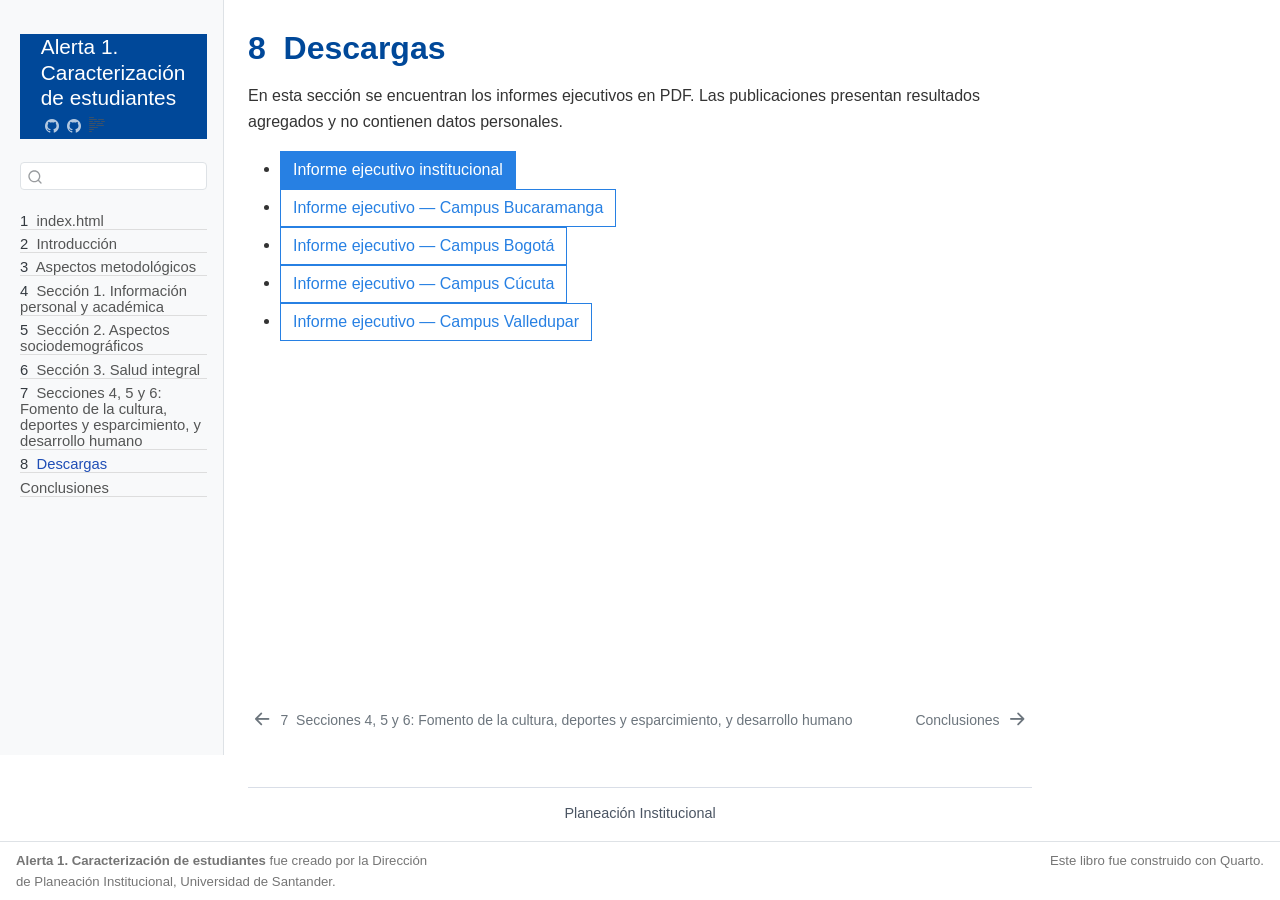
<file: docs/Descargas.html>
<!DOCTYPE html>
<html xmlns="http://www.w3.org/1999/xhtml" lang="en" xml:lang="en"><head>

<meta charset="utf-8">
<meta name="generator" content="quarto-1.7.33">

<meta name="viewport" content="width=device-width, initial-scale=1.0, user-scalable=yes">


<title>8&nbsp; Descargas – Alerta 1. Caracterización de estudiantes</title>
<style>
code{white-space: pre-wrap;}
span.smallcaps{font-variant: small-caps;}
div.columns{display: flex; gap: min(4vw, 1.5em);}
div.column{flex: auto; overflow-x: auto;}
div.hanging-indent{margin-left: 1.5em; text-indent: -1.5em;}
ul.task-list{list-style: none;}
ul.task-list li input[type="checkbox"] {
  width: 0.8em;
  margin: 0 0.8em 0.2em -1em; /* quarto-specific, see https://github.com/quarto-dev/quarto-cli/issues/4556 */ 
  vertical-align: middle;
}
</style>


<script src="site_libs/quarto-nav/quarto-nav.js"></script>
<script src="site_libs/quarto-nav/headroom.min.js"></script>
<script src="site_libs/clipboard/clipboard.min.js"></script>
<script src="site_libs/quarto-search/autocomplete.umd.js"></script>
<script src="site_libs/quarto-search/fuse.min.js"></script>
<script src="site_libs/quarto-search/quarto-search.js"></script>
<meta name="quarto:offset" content="./">
<link href="./Conclusiones.html" rel="next">
<link href="./Seccion4.html" rel="prev">
<script src="site_libs/quarto-html/quarto.js" type="module"></script>
<script src="site_libs/quarto-html/tabsets/tabsets.js" type="module"></script>
<script src="site_libs/quarto-html/popper.min.js"></script>
<script src="site_libs/quarto-html/tippy.umd.min.js"></script>
<script src="site_libs/quarto-html/anchor.min.js"></script>
<link href="site_libs/quarto-html/tippy.css" rel="stylesheet">
<link href="site_libs/quarto-html/quarto-syntax-highlighting-ea385d0e468b0dd5ea5bf0780b1290d9.css" rel="stylesheet" id="quarto-text-highlighting-styles">
<script src="site_libs/bootstrap/bootstrap.min.js"></script>
<link href="site_libs/bootstrap/bootstrap-icons.css" rel="stylesheet">
<link href="site_libs/bootstrap/bootstrap-e41c52433b7b17f137c3030fa62955b6.min.css" rel="stylesheet" append-hash="true" id="quarto-bootstrap" data-mode="light">
<script id="quarto-search-options" type="application/json">{
  "location": "sidebar",
  "copy-button": false,
  "collapse-after": 3,
  "panel-placement": "start",
  "type": "textbox",
  "limit": 50,
  "keyboard-shortcut": [
    "f",
    "/",
    "s"
  ],
  "show-item-context": false,
  "language": {
    "search-no-results-text": "No results",
    "search-matching-documents-text": "matching documents",
    "search-copy-link-title": "Copy link to search",
    "search-hide-matches-text": "Hide additional matches",
    "search-more-match-text": "more match in this document",
    "search-more-matches-text": "more matches in this document",
    "search-clear-button-title": "Clear",
    "search-text-placeholder": "",
    "search-detached-cancel-button-title": "Cancel",
    "search-submit-button-title": "Submit",
    "search-label": "Search"
  }
}</script>
<link rel="stylesheet" href="https://cdn.jsdelivr.net/npm/bootstrap-icons@1.11.3/font/bootstrap-icons.css">


<link rel="stylesheet" href="style.css">
</head>

<body class="nav-sidebar docked quarto-light">

<div id="quarto-search-results"></div>
  <header id="quarto-header" class="headroom fixed-top">
  <nav class="quarto-secondary-nav">
    <div class="container-fluid d-flex">
      <button type="button" class="quarto-btn-toggle btn" data-bs-toggle="collapse" role="button" data-bs-target=".quarto-sidebar-collapse-item" aria-controls="quarto-sidebar" aria-expanded="false" aria-label="Toggle sidebar navigation" onclick="if (window.quartoToggleHeadroom) { window.quartoToggleHeadroom(); }">
        <i class="bi bi-layout-text-sidebar-reverse"></i>
      </button>
        <nav class="quarto-page-breadcrumbs" aria-label="breadcrumb"><ol class="breadcrumb"><li class="breadcrumb-item"><a href="./Descargas.html"><span class="chapter-number">8</span>&nbsp; <span class="chapter-title">Descargas</span></a></li></ol></nav>
        <a class="flex-grow-1" role="navigation" data-bs-toggle="collapse" data-bs-target=".quarto-sidebar-collapse-item" aria-controls="quarto-sidebar" aria-expanded="false" aria-label="Toggle sidebar navigation" onclick="if (window.quartoToggleHeadroom) { window.quartoToggleHeadroom(); }">      
        </a>
      <button type="button" class="btn quarto-search-button" aria-label="Search" onclick="window.quartoOpenSearch();">
        <i class="bi bi-search"></i>
      </button>
    </div>
  </nav>
</header>
<!-- content -->
<div id="quarto-content" class="quarto-container page-columns page-rows-contents page-layout-article">
<!-- sidebar -->
  <nav id="quarto-sidebar" class="sidebar collapse collapse-horizontal quarto-sidebar-collapse-item sidebar-navigation docked overflow-auto">
    <div class="pt-lg-2 mt-2 text-left sidebar-header">
    <div class="sidebar-title mb-0 py-0">
      <a href="./">Alerta 1. Caracterización de estudiantes</a> 
        <div class="sidebar-tools-main tools-wide">
    <a href="https://github.com/udesanalitica/alerta1_cx_2026-1" title="Repositorio GitHub" class="quarto-navigation-tool px-1" aria-label="Repositorio GitHub"><i class="bi bi-github"></i></a>
    <a href="https://github.com/udesanalitica/alerta1_cx_2026-1" title="Source Code" class="quarto-navigation-tool px-1" aria-label="Source Code"><i class="bi bi-github"></i></a>
  <a href="" class="quarto-reader-toggle quarto-navigation-tool px-1" onclick="window.quartoToggleReader(); return false;" title="Toggle reader mode">
  <div class="quarto-reader-toggle-btn">
  <i class="bi"></i>
  </div>
</a>
</div>
    </div>
      </div>
        <div class="mt-2 flex-shrink-0 align-items-center">
        <div class="sidebar-search">
        <div id="quarto-search" class="" title="Search"></div>
        </div>
        </div>
    <div class="sidebar-menu-container"> 
    <ul class="list-unstyled mt-1">
        <li class="sidebar-item">
  <div class="sidebar-item-container"> 
  <a href="./index.html" class="sidebar-item-text sidebar-link">
 <span class="menu-text"><span class="chapter-number">1</span>&nbsp; <span class="chapter-title">index.html</span></span></a>
  </div>
</li>
        <li class="sidebar-item">
  <div class="sidebar-item-container"> 
  <a href="./intro.html" class="sidebar-item-text sidebar-link">
 <span class="menu-text"><span class="chapter-number">2</span>&nbsp; <span class="chapter-title">Introducción</span></span></a>
  </div>
</li>
        <li class="sidebar-item">
  <div class="sidebar-item-container"> 
  <a href="./Seccion0.html" class="sidebar-item-text sidebar-link">
 <span class="menu-text"><span class="chapter-number">3</span>&nbsp; <span class="chapter-title">Aspectos metodológicos</span></span></a>
  </div>
</li>
        <li class="sidebar-item">
  <div class="sidebar-item-container"> 
  <a href="./Seccion1.html" class="sidebar-item-text sidebar-link">
 <span class="menu-text"><span class="chapter-number">4</span>&nbsp; <span class="chapter-title">Sección 1. Información personal y académica</span></span></a>
  </div>
</li>
        <li class="sidebar-item">
  <div class="sidebar-item-container"> 
  <a href="./Seccion2.html" class="sidebar-item-text sidebar-link">
 <span class="menu-text"><span class="chapter-number">5</span>&nbsp; <span class="chapter-title">Sección 2. Aspectos sociodemográficos</span></span></a>
  </div>
</li>
        <li class="sidebar-item">
  <div class="sidebar-item-container"> 
  <a href="./Seccion3.html" class="sidebar-item-text sidebar-link">
 <span class="menu-text"><span class="chapter-number">6</span>&nbsp; <span class="chapter-title">Sección 3. Salud integral</span></span></a>
  </div>
</li>
        <li class="sidebar-item">
  <div class="sidebar-item-container"> 
  <a href="./Seccion4.html" class="sidebar-item-text sidebar-link">
 <span class="menu-text"><span class="chapter-number">7</span>&nbsp; <span class="chapter-title">Secciones 4, 5 y 6: Fomento de la cultura, deportes y esparcimiento, y desarrollo humano</span></span></a>
  </div>
</li>
        <li class="sidebar-item">
  <div class="sidebar-item-container"> 
  <a href="./Descargas.html" class="sidebar-item-text sidebar-link active">
 <span class="menu-text"><span class="chapter-number">8</span>&nbsp; <span class="chapter-title">Descargas</span></span></a>
  </div>
</li>
        <li class="sidebar-item">
  <div class="sidebar-item-container"> 
  <a href="./Conclusiones.html" class="sidebar-item-text sidebar-link">
 <span class="menu-text">Conclusiones</span></a>
  </div>
</li>
    </ul>
    </div>
</nav>
<div id="quarto-sidebar-glass" class="quarto-sidebar-collapse-item" data-bs-toggle="collapse" data-bs-target=".quarto-sidebar-collapse-item"></div>
<!-- margin-sidebar -->
    <div id="quarto-margin-sidebar" class="sidebar margin-sidebar zindex-bottom">
        
    </div>
<!-- main -->
<main class="content" id="quarto-document-content">

<header id="title-block-header" class="quarto-title-block default">
<div class="quarto-title">
<h1 class="title"><span class="chapter-number">8</span>&nbsp; <span class="chapter-title">Descargas</span></h1>
</div>



<div class="quarto-title-meta">

    
  
    
  </div>
  


</header>


<p>En esta sección se encuentran los informes ejecutivos en PDF. Las publicaciones presentan resultados agregados y no contienen datos personales.</p>
<ul>
<li><a href="descargas/Informe_ejecutivo_institucional_2026-1.pdf" class="btn btn-primary" download="">Informe ejecutivo institucional</a></li>
<li><a href="descargas/Informe_ejecutivo_Bucaramanga_2026-1.pdf" class="btn btn-outline-primary" download="">Informe ejecutivo — Campus Bucaramanga</a></li>
<li><a href="descargas/Informe_ejecutivo_Bogota_2026-1.pdf" class="btn btn-outline-primary" download="">Informe ejecutivo — Campus Bogotá</a></li>
<li><a href="descargas/Informe_ejecutivo_Cucuta_2026-1.pdf" class="btn btn-outline-primary" download="">Informe ejecutivo — Campus Cúcuta</a></li>
<li><a href="descargas/Informe_ejecutivo_Valledupar_2026-1.pdf" class="btn btn-outline-primary" download="">Informe ejecutivo — Campus Valledupar</a></li>
</ul>



</main> <!-- /main -->
<div class="institutional-footer" role="contentinfo">
  Planeación Institucional
</div>
<script id="quarto-html-after-body" type="application/javascript">
  window.document.addEventListener("DOMContentLoaded", function (event) {
    const icon = "";
    const anchorJS = new window.AnchorJS();
    anchorJS.options = {
      placement: 'right',
      icon: icon
    };
    anchorJS.add('.anchored');
    const isCodeAnnotation = (el) => {
      for (const clz of el.classList) {
        if (clz.startsWith('code-annotation-')) {                     
          return true;
        }
      }
      return false;
    }
    const onCopySuccess = function(e) {
      // button target
      const button = e.trigger;
      // don't keep focus
      button.blur();
      // flash "checked"
      button.classList.add('code-copy-button-checked');
      var currentTitle = button.getAttribute("title");
      button.setAttribute("title", "Copied!");
      let tooltip;
      if (window.bootstrap) {
        button.setAttribute("data-bs-toggle", "tooltip");
        button.setAttribute("data-bs-placement", "left");
        button.setAttribute("data-bs-title", "Copied!");
        tooltip = new bootstrap.Tooltip(button, 
          { trigger: "manual", 
            customClass: "code-copy-button-tooltip",
            offset: [0, -8]});
        tooltip.show();    
      }
      setTimeout(function() {
        if (tooltip) {
          tooltip.hide();
          button.removeAttribute("data-bs-title");
          button.removeAttribute("data-bs-toggle");
          button.removeAttribute("data-bs-placement");
        }
        button.setAttribute("title", currentTitle);
        button.classList.remove('code-copy-button-checked');
      }, 1000);
      // clear code selection
      e.clearSelection();
    }
    const getTextToCopy = function(trigger) {
        const codeEl = trigger.previousElementSibling.cloneNode(true);
        for (const childEl of codeEl.children) {
          if (isCodeAnnotation(childEl)) {
            childEl.remove();
          }
        }
        return codeEl.innerText;
    }
    const clipboard = new window.ClipboardJS('.code-copy-button:not([data-in-quarto-modal])', {
      text: getTextToCopy
    });
    clipboard.on('success', onCopySuccess);
    if (window.document.getElementById('quarto-embedded-source-code-modal')) {
      const clipboardModal = new window.ClipboardJS('.code-copy-button[data-in-quarto-modal]', {
        text: getTextToCopy,
        container: window.document.getElementById('quarto-embedded-source-code-modal')
      });
      clipboardModal.on('success', onCopySuccess);
    }
      var localhostRegex = new RegExp(/^(?:http|https):\/\/localhost\:?[0-9]*\//);
      var mailtoRegex = new RegExp(/^mailto:/);
        var filterRegex = new RegExp("https:\/\/udesanalitica\.github\.io\/alerta1_cx_2026-1\/");
      var isInternal = (href) => {
          return filterRegex.test(href) || localhostRegex.test(href) || mailtoRegex.test(href);
      }
      // Inspect non-navigation links and adorn them if external
     var links = window.document.querySelectorAll('a[href]:not(.nav-link):not(.navbar-brand):not(.toc-action):not(.sidebar-link):not(.sidebar-item-toggle):not(.pagination-link):not(.no-external):not([aria-hidden]):not(.dropdown-item):not(.quarto-navigation-tool):not(.about-link)');
      for (var i=0; i<links.length; i++) {
        const link = links[i];
        if (!isInternal(link.href)) {
          // undo the damage that might have been done by quarto-nav.js in the case of
          // links that we want to consider external
          if (link.dataset.originalHref !== undefined) {
            link.href = link.dataset.originalHref;
          }
        }
      }
    function tippyHover(el, contentFn, onTriggerFn, onUntriggerFn) {
      const config = {
        allowHTML: true,
        maxWidth: 500,
        delay: 100,
        arrow: false,
        appendTo: function(el) {
            return el.parentElement;
        },
        interactive: true,
        interactiveBorder: 10,
        theme: 'quarto',
        placement: 'bottom-start',
      };
      if (contentFn) {
        config.content = contentFn;
      }
      if (onTriggerFn) {
        config.onTrigger = onTriggerFn;
      }
      if (onUntriggerFn) {
        config.onUntrigger = onUntriggerFn;
      }
      window.tippy(el, config); 
    }
    const noterefs = window.document.querySelectorAll('a[role="doc-noteref"]');
    for (var i=0; i<noterefs.length; i++) {
      const ref = noterefs[i];
      tippyHover(ref, function() {
        // use id or data attribute instead here
        let href = ref.getAttribute('data-footnote-href') || ref.getAttribute('href');
        try { href = new URL(href).hash; } catch {}
        const id = href.replace(/^#\/?/, "");
        const note = window.document.getElementById(id);
        if (note) {
          return note.innerHTML;
        } else {
          return "";
        }
      });
    }
    const xrefs = window.document.querySelectorAll('a.quarto-xref');
    const processXRef = (id, note) => {
      // Strip column container classes
      const stripColumnClz = (el) => {
        el.classList.remove("page-full", "page-columns");
        if (el.children) {
          for (const child of el.children) {
            stripColumnClz(child);
          }
        }
      }
      stripColumnClz(note)
      if (id === null || id.startsWith('sec-')) {
        // Special case sections, only their first couple elements
        const container = document.createElement("div");
        if (note.children && note.children.length > 2) {
          container.appendChild(note.children[0].cloneNode(true));
          for (let i = 1; i < note.children.length; i++) {
            const child = note.children[i];
            if (child.tagName === "P" && child.innerText === "") {
              continue;
            } else {
              container.appendChild(child.cloneNode(true));
              break;
            }
          }
          if (window.Quarto?.typesetMath) {
            window.Quarto.typesetMath(container);
          }
          return container.innerHTML
        } else {
          if (window.Quarto?.typesetMath) {
            window.Quarto.typesetMath(note);
          }
          return note.innerHTML;
        }
      } else {
        // Remove any anchor links if they are present
        const anchorLink = note.querySelector('a.anchorjs-link');
        if (anchorLink) {
          anchorLink.remove();
        }
        if (window.Quarto?.typesetMath) {
          window.Quarto.typesetMath(note);
        }
        if (note.classList.contains("callout")) {
          return note.outerHTML;
        } else {
          return note.innerHTML;
        }
      }
    }
    for (var i=0; i<xrefs.length; i++) {
      const xref = xrefs[i];
      tippyHover(xref, undefined, function(instance) {
        instance.disable();
        let url = xref.getAttribute('href');
        let hash = undefined; 
        if (url.startsWith('#')) {
          hash = url;
        } else {
          try { hash = new URL(url).hash; } catch {}
        }
        if (hash) {
          const id = hash.replace(/^#\/?/, "");
          const note = window.document.getElementById(id);
          if (note !== null) {
            try {
              const html = processXRef(id, note.cloneNode(true));
              instance.setContent(html);
            } finally {
              instance.enable();
              instance.show();
            }
          } else {
            // See if we can fetch this
            fetch(url.split('#')[0])
            .then(res => res.text())
            .then(html => {
              const parser = new DOMParser();
              const htmlDoc = parser.parseFromString(html, "text/html");
              const note = htmlDoc.getElementById(id);
              if (note !== null) {
                const html = processXRef(id, note);
                instance.setContent(html);
              } 
            }).finally(() => {
              instance.enable();
              instance.show();
            });
          }
        } else {
          // See if we can fetch a full url (with no hash to target)
          // This is a special case and we should probably do some content thinning / targeting
          fetch(url)
          .then(res => res.text())
          .then(html => {
            const parser = new DOMParser();
            const htmlDoc = parser.parseFromString(html, "text/html");
            const note = htmlDoc.querySelector('main.content');
            if (note !== null) {
              // This should only happen for chapter cross references
              // (since there is no id in the URL)
              // remove the first header
              if (note.children.length > 0 && note.children[0].tagName === "HEADER") {
                note.children[0].remove();
              }
              const html = processXRef(null, note);
              instance.setContent(html);
            } 
          }).finally(() => {
            instance.enable();
            instance.show();
          });
        }
      }, function(instance) {
      });
    }
        let selectedAnnoteEl;
        const selectorForAnnotation = ( cell, annotation) => {
          let cellAttr = 'data-code-cell="' + cell + '"';
          let lineAttr = 'data-code-annotation="' +  annotation + '"';
          const selector = 'span[' + cellAttr + '][' + lineAttr + ']';
          return selector;
        }
        const selectCodeLines = (annoteEl) => {
          const doc = window.document;
          const targetCell = annoteEl.getAttribute("data-target-cell");
          const targetAnnotation = annoteEl.getAttribute("data-target-annotation");
          const annoteSpan = window.document.querySelector(selectorForAnnotation(targetCell, targetAnnotation));
          const lines = annoteSpan.getAttribute("data-code-lines").split(",");
          const lineIds = lines.map((line) => {
            return targetCell + "-" + line;
          })
          let top = null;
          let height = null;
          let parent = null;
          if (lineIds.length > 0) {
              //compute the position of the single el (top and bottom and make a div)
              const el = window.document.getElementById(lineIds[0]);
              top = el.offsetTop;
              height = el.offsetHeight;
              parent = el.parentElement.parentElement;
            if (lineIds.length > 1) {
              const lastEl = window.document.getElementById(lineIds[lineIds.length - 1]);
              const bottom = lastEl.offsetTop + lastEl.offsetHeight;
              height = bottom - top;
            }
            if (top !== null && height !== null && parent !== null) {
              // cook up a div (if necessary) and position it 
              let div = window.document.getElementById("code-annotation-line-highlight");
              if (div === null) {
                div = window.document.createElement("div");
                div.setAttribute("id", "code-annotation-line-highlight");
                div.style.position = 'absolute';
                parent.appendChild(div);
              }
              div.style.top = top - 2 + "px";
              div.style.height = height + 4 + "px";
              div.style.left = 0;
              let gutterDiv = window.document.getElementById("code-annotation-line-highlight-gutter");
              if (gutterDiv === null) {
                gutterDiv = window.document.createElement("div");
                gutterDiv.setAttribute("id", "code-annotation-line-highlight-gutter");
                gutterDiv.style.position = 'absolute';
                const codeCell = window.document.getElementById(targetCell);
                const gutter = codeCell.querySelector('.code-annotation-gutter');
                gutter.appendChild(gutterDiv);
              }
              gutterDiv.style.top = top - 2 + "px";
              gutterDiv.style.height = height + 4 + "px";
            }
            selectedAnnoteEl = annoteEl;
          }
        };
        const unselectCodeLines = () => {
          const elementsIds = ["code-annotation-line-highlight", "code-annotation-line-highlight-gutter"];
          elementsIds.forEach((elId) => {
            const div = window.document.getElementById(elId);
            if (div) {
              div.remove();
            }
          });
          selectedAnnoteEl = undefined;
        };
          // Handle positioning of the toggle
      window.addEventListener(
        "resize",
        throttle(() => {
          elRect = undefined;
          if (selectedAnnoteEl) {
            selectCodeLines(selectedAnnoteEl);
          }
        }, 10)
      );
      function throttle(fn, ms) {
      let throttle = false;
      let timer;
        return (...args) => {
          if(!throttle) { // first call gets through
              fn.apply(this, args);
              throttle = true;
          } else { // all the others get throttled
              if(timer) clearTimeout(timer); // cancel #2
              timer = setTimeout(() => {
                fn.apply(this, args);
                timer = throttle = false;
              }, ms);
          }
        };
      }
        // Attach click handler to the DT
        const annoteDls = window.document.querySelectorAll('dt[data-target-cell]');
        for (const annoteDlNode of annoteDls) {
          annoteDlNode.addEventListener('click', (event) => {
            const clickedEl = event.target;
            if (clickedEl !== selectedAnnoteEl) {
              unselectCodeLines();
              const activeEl = window.document.querySelector('dt[data-target-cell].code-annotation-active');
              if (activeEl) {
                activeEl.classList.remove('code-annotation-active');
              }
              selectCodeLines(clickedEl);
              clickedEl.classList.add('code-annotation-active');
            } else {
              // Unselect the line
              unselectCodeLines();
              clickedEl.classList.remove('code-annotation-active');
            }
          });
        }
    const findCites = (el) => {
      const parentEl = el.parentElement;
      if (parentEl) {
        const cites = parentEl.dataset.cites;
        if (cites) {
          return {
            el,
            cites: cites.split(' ')
          };
        } else {
          return findCites(el.parentElement)
        }
      } else {
        return undefined;
      }
    };
    var bibliorefs = window.document.querySelectorAll('a[role="doc-biblioref"]');
    for (var i=0; i<bibliorefs.length; i++) {
      const ref = bibliorefs[i];
      const citeInfo = findCites(ref);
      if (citeInfo) {
        tippyHover(citeInfo.el, function() {
          var popup = window.document.createElement('div');
          citeInfo.cites.forEach(function(cite) {
            var citeDiv = window.document.createElement('div');
            citeDiv.classList.add('hanging-indent');
            citeDiv.classList.add('csl-entry');
            var biblioDiv = window.document.getElementById('ref-' + cite);
            if (biblioDiv) {
              citeDiv.innerHTML = biblioDiv.innerHTML;
            }
            popup.appendChild(citeDiv);
          });
          return popup.innerHTML;
        });
      }
    }
  });
  </script>
<nav class="page-navigation">
  <div class="nav-page nav-page-previous">
      <a href="./Seccion4.html" class="pagination-link" aria-label="Secciones 4, 5 y 6: Fomento de la cultura, deportes y esparcimiento, y desarrollo humano">
        <i class="bi bi-arrow-left-short"></i> <span class="nav-page-text"><span class="chapter-number">7</span>&nbsp; <span class="chapter-title">Secciones 4, 5 y 6: Fomento de la cultura, deportes y esparcimiento, y desarrollo humano</span></span>
      </a>          
  </div>
  <div class="nav-page nav-page-next">
      <a href="./Conclusiones.html" class="pagination-link" aria-label="Conclusiones">
        <span class="nav-page-text">Conclusiones</span> <i class="bi bi-arrow-right-short"></i>
      </a>
  </div>
</nav>
</div> <!-- /content -->
<footer class="footer">
  <div class="nav-footer">
    <div class="nav-footer-left">
<p><strong>Alerta 1. Caracterización de estudiantes</strong> fue creado por la Dirección de Planeación Institucional, Universidad de Santander.</p>
</div>   
    <div class="nav-footer-center">
      &nbsp;
    </div>
    <div class="nav-footer-right">
<p>Este libro fue construido con <a href="https://quarto.org/" target="_blank">Quarto</a>.</p>
</div>
  </div>
</footer>




</body></html>
</file>
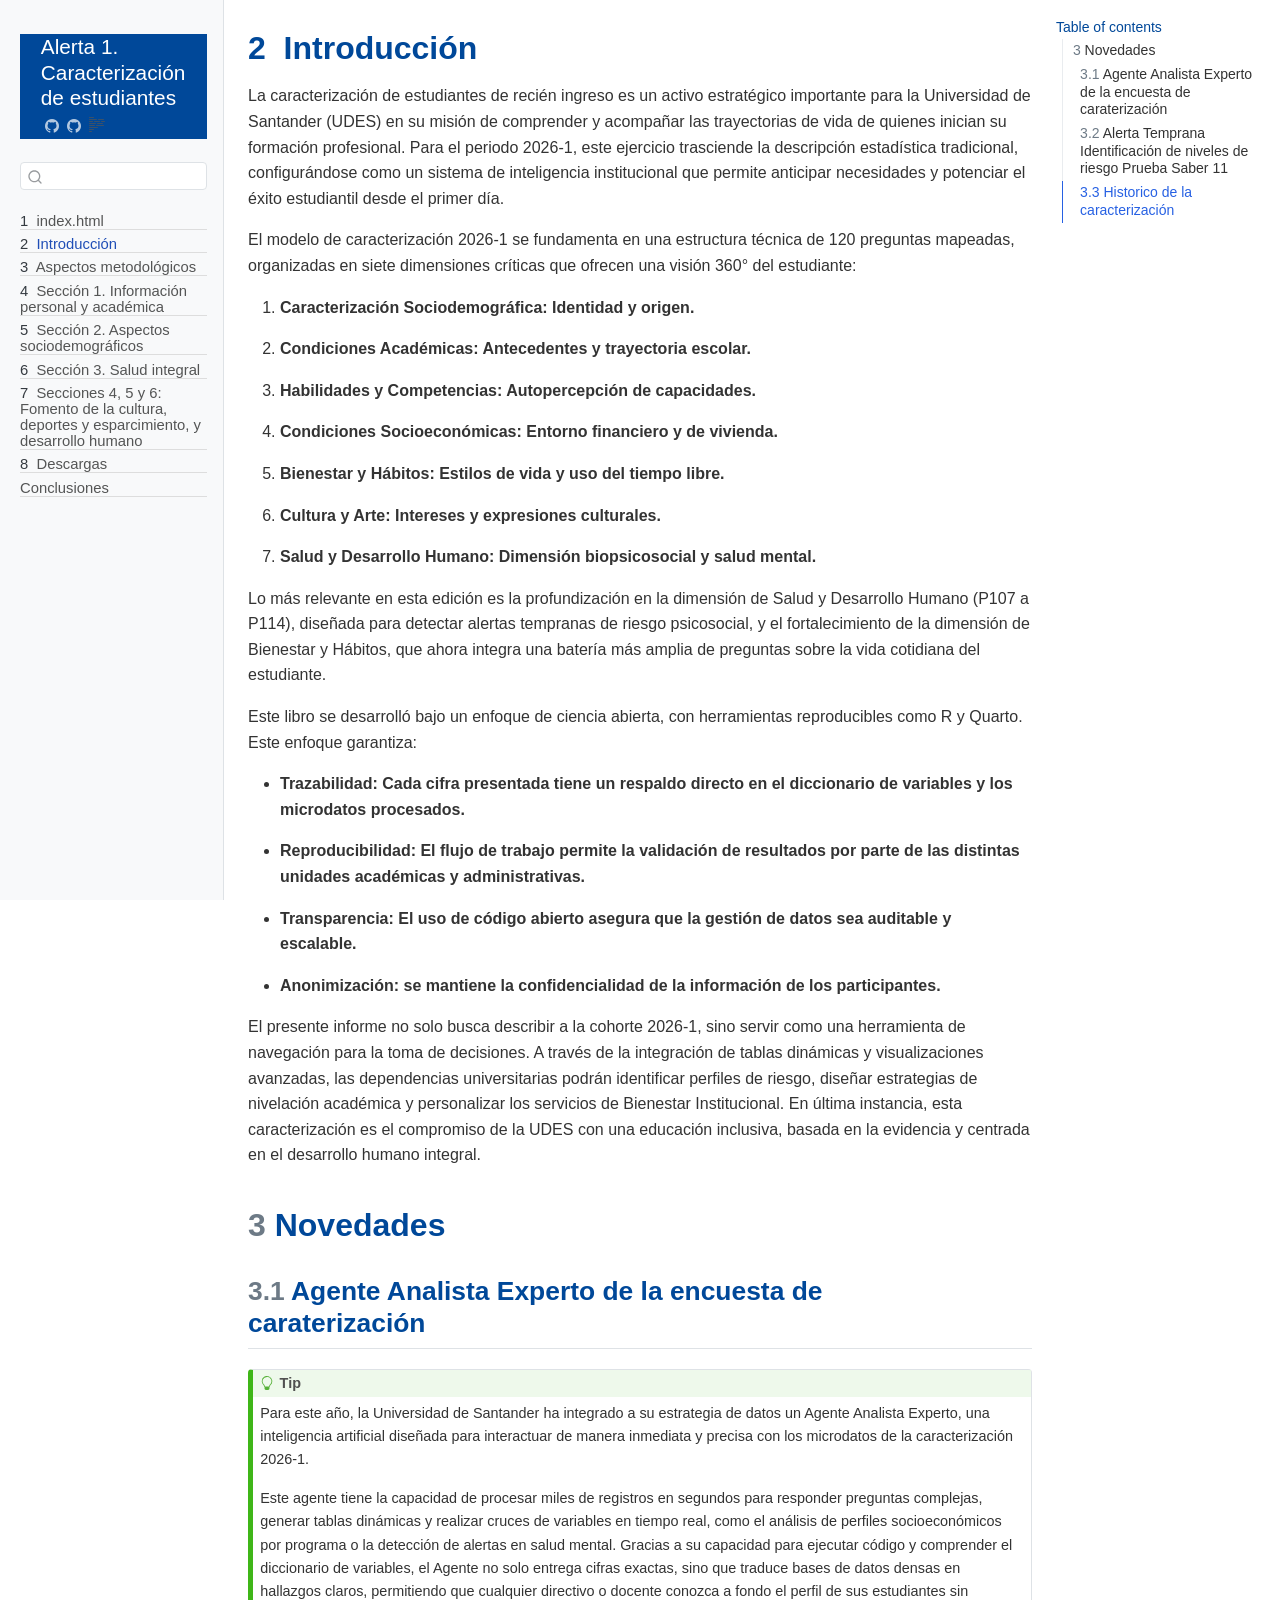
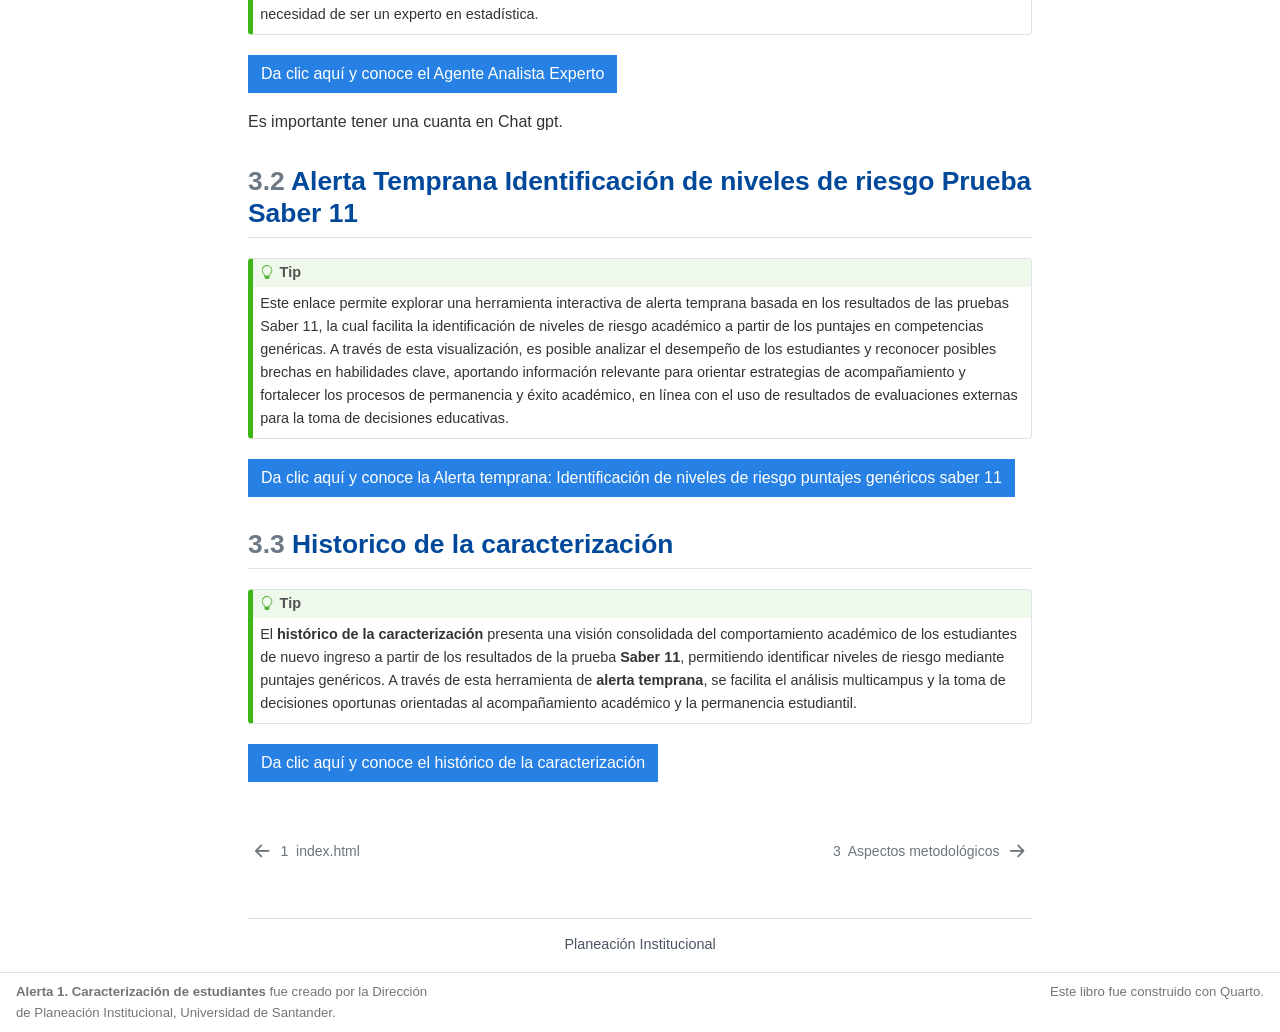
<file: docs/intro.html>
<!DOCTYPE html>
<html xmlns="http://www.w3.org/1999/xhtml" lang="en" xml:lang="en"><head>

<meta charset="utf-8">
<meta name="generator" content="quarto-1.7.33">

<meta name="viewport" content="width=device-width, initial-scale=1.0, user-scalable=yes">


<title>2&nbsp; Introducción – Alerta 1. Caracterización de estudiantes</title>
<style>
code{white-space: pre-wrap;}
span.smallcaps{font-variant: small-caps;}
div.columns{display: flex; gap: min(4vw, 1.5em);}
div.column{flex: auto; overflow-x: auto;}
div.hanging-indent{margin-left: 1.5em; text-indent: -1.5em;}
ul.task-list{list-style: none;}
ul.task-list li input[type="checkbox"] {
  width: 0.8em;
  margin: 0 0.8em 0.2em -1em; /* quarto-specific, see https://github.com/quarto-dev/quarto-cli/issues/4556 */ 
  vertical-align: middle;
}
</style>


<script src="site_libs/quarto-nav/quarto-nav.js"></script>
<script src="site_libs/quarto-nav/headroom.min.js"></script>
<script src="site_libs/clipboard/clipboard.min.js"></script>
<script src="site_libs/quarto-search/autocomplete.umd.js"></script>
<script src="site_libs/quarto-search/fuse.min.js"></script>
<script src="site_libs/quarto-search/quarto-search.js"></script>
<meta name="quarto:offset" content="./">
<link href="./Seccion0.html" rel="next">
<link href="./index.html" rel="prev">
<script src="site_libs/quarto-html/quarto.js" type="module"></script>
<script src="site_libs/quarto-html/tabsets/tabsets.js" type="module"></script>
<script src="site_libs/quarto-html/popper.min.js"></script>
<script src="site_libs/quarto-html/tippy.umd.min.js"></script>
<script src="site_libs/quarto-html/anchor.min.js"></script>
<link href="site_libs/quarto-html/tippy.css" rel="stylesheet">
<link href="site_libs/quarto-html/quarto-syntax-highlighting-ea385d0e468b0dd5ea5bf0780b1290d9.css" rel="stylesheet" id="quarto-text-highlighting-styles">
<script src="site_libs/bootstrap/bootstrap.min.js"></script>
<link href="site_libs/bootstrap/bootstrap-icons.css" rel="stylesheet">
<link href="site_libs/bootstrap/bootstrap-e41c52433b7b17f137c3030fa62955b6.min.css" rel="stylesheet" append-hash="true" id="quarto-bootstrap" data-mode="light">
<script id="quarto-search-options" type="application/json">{
  "location": "sidebar",
  "copy-button": false,
  "collapse-after": 3,
  "panel-placement": "start",
  "type": "textbox",
  "limit": 50,
  "keyboard-shortcut": [
    "f",
    "/",
    "s"
  ],
  "show-item-context": false,
  "language": {
    "search-no-results-text": "No results",
    "search-matching-documents-text": "matching documents",
    "search-copy-link-title": "Copy link to search",
    "search-hide-matches-text": "Hide additional matches",
    "search-more-match-text": "more match in this document",
    "search-more-matches-text": "more matches in this document",
    "search-clear-button-title": "Clear",
    "search-text-placeholder": "",
    "search-detached-cancel-button-title": "Cancel",
    "search-submit-button-title": "Submit",
    "search-label": "Search"
  }
}</script>
<link rel="stylesheet" href="https://cdn.jsdelivr.net/npm/bootstrap-icons@1.11.3/font/bootstrap-icons.css">


<link rel="stylesheet" href="style.css">
</head>

<body class="nav-sidebar docked quarto-light">

<div id="quarto-search-results"></div>
  <header id="quarto-header" class="headroom fixed-top">
  <nav class="quarto-secondary-nav">
    <div class="container-fluid d-flex">
      <button type="button" class="quarto-btn-toggle btn" data-bs-toggle="collapse" role="button" data-bs-target=".quarto-sidebar-collapse-item" aria-controls="quarto-sidebar" aria-expanded="false" aria-label="Toggle sidebar navigation" onclick="if (window.quartoToggleHeadroom) { window.quartoToggleHeadroom(); }">
        <i class="bi bi-layout-text-sidebar-reverse"></i>
      </button>
        <nav class="quarto-page-breadcrumbs" aria-label="breadcrumb"><ol class="breadcrumb"><li class="breadcrumb-item"><a href="./intro.html"><span class="chapter-number">2</span>&nbsp; <span class="chapter-title">Introducción</span></a></li></ol></nav>
        <a class="flex-grow-1" role="navigation" data-bs-toggle="collapse" data-bs-target=".quarto-sidebar-collapse-item" aria-controls="quarto-sidebar" aria-expanded="false" aria-label="Toggle sidebar navigation" onclick="if (window.quartoToggleHeadroom) { window.quartoToggleHeadroom(); }">      
        </a>
      <button type="button" class="btn quarto-search-button" aria-label="Search" onclick="window.quartoOpenSearch();">
        <i class="bi bi-search"></i>
      </button>
    </div>
  </nav>
</header>
<!-- content -->
<div id="quarto-content" class="quarto-container page-columns page-rows-contents page-layout-article">
<!-- sidebar -->
  <nav id="quarto-sidebar" class="sidebar collapse collapse-horizontal quarto-sidebar-collapse-item sidebar-navigation docked overflow-auto">
    <div class="pt-lg-2 mt-2 text-left sidebar-header">
    <div class="sidebar-title mb-0 py-0">
      <a href="./">Alerta 1. Caracterización de estudiantes</a> 
        <div class="sidebar-tools-main tools-wide">
    <a href="https://github.com/udesanalitica/alerta1_cx_2026-1" title="Repositorio GitHub" class="quarto-navigation-tool px-1" aria-label="Repositorio GitHub"><i class="bi bi-github"></i></a>
    <a href="https://github.com/udesanalitica/alerta1_cx_2026-1" title="Source Code" class="quarto-navigation-tool px-1" aria-label="Source Code"><i class="bi bi-github"></i></a>
  <a href="" class="quarto-reader-toggle quarto-navigation-tool px-1" onclick="window.quartoToggleReader(); return false;" title="Toggle reader mode">
  <div class="quarto-reader-toggle-btn">
  <i class="bi"></i>
  </div>
</a>
</div>
    </div>
      </div>
        <div class="mt-2 flex-shrink-0 align-items-center">
        <div class="sidebar-search">
        <div id="quarto-search" class="" title="Search"></div>
        </div>
        </div>
    <div class="sidebar-menu-container"> 
    <ul class="list-unstyled mt-1">
        <li class="sidebar-item">
  <div class="sidebar-item-container"> 
  <a href="./index.html" class="sidebar-item-text sidebar-link">
 <span class="menu-text"><span class="chapter-number">1</span>&nbsp; <span class="chapter-title">index.html</span></span></a>
  </div>
</li>
        <li class="sidebar-item">
  <div class="sidebar-item-container"> 
  <a href="./intro.html" class="sidebar-item-text sidebar-link active">
 <span class="menu-text"><span class="chapter-number">2</span>&nbsp; <span class="chapter-title">Introducción</span></span></a>
  </div>
</li>
        <li class="sidebar-item">
  <div class="sidebar-item-container"> 
  <a href="./Seccion0.html" class="sidebar-item-text sidebar-link">
 <span class="menu-text"><span class="chapter-number">3</span>&nbsp; <span class="chapter-title">Aspectos metodológicos</span></span></a>
  </div>
</li>
        <li class="sidebar-item">
  <div class="sidebar-item-container"> 
  <a href="./Seccion1.html" class="sidebar-item-text sidebar-link">
 <span class="menu-text"><span class="chapter-number">4</span>&nbsp; <span class="chapter-title">Sección 1. Información personal y académica</span></span></a>
  </div>
</li>
        <li class="sidebar-item">
  <div class="sidebar-item-container"> 
  <a href="./Seccion2.html" class="sidebar-item-text sidebar-link">
 <span class="menu-text"><span class="chapter-number">5</span>&nbsp; <span class="chapter-title">Sección 2. Aspectos sociodemográficos</span></span></a>
  </div>
</li>
        <li class="sidebar-item">
  <div class="sidebar-item-container"> 
  <a href="./Seccion3.html" class="sidebar-item-text sidebar-link">
 <span class="menu-text"><span class="chapter-number">6</span>&nbsp; <span class="chapter-title">Sección 3. Salud integral</span></span></a>
  </div>
</li>
        <li class="sidebar-item">
  <div class="sidebar-item-container"> 
  <a href="./Seccion4.html" class="sidebar-item-text sidebar-link">
 <span class="menu-text"><span class="chapter-number">7</span>&nbsp; <span class="chapter-title">Secciones 4, 5 y 6: Fomento de la cultura, deportes y esparcimiento, y desarrollo humano</span></span></a>
  </div>
</li>
        <li class="sidebar-item">
  <div class="sidebar-item-container"> 
  <a href="./Descargas.html" class="sidebar-item-text sidebar-link">
 <span class="menu-text"><span class="chapter-number">8</span>&nbsp; <span class="chapter-title">Descargas</span></span></a>
  </div>
</li>
        <li class="sidebar-item">
  <div class="sidebar-item-container"> 
  <a href="./Conclusiones.html" class="sidebar-item-text sidebar-link">
 <span class="menu-text">Conclusiones</span></a>
  </div>
</li>
    </ul>
    </div>
</nav>
<div id="quarto-sidebar-glass" class="quarto-sidebar-collapse-item" data-bs-toggle="collapse" data-bs-target=".quarto-sidebar-collapse-item"></div>
<!-- margin-sidebar -->
    <div id="quarto-margin-sidebar" class="sidebar margin-sidebar">
        <nav id="TOC" role="doc-toc" class="toc-active">
    <h2 id="toc-title">Table of contents</h2>
   
  <ul>
  <li><a href="#novedades" id="toc-novedades" class="nav-link active" data-scroll-target="#novedades"><span class="header-section-number">3</span> Novedades</a>
  <ul class="collapse">
  <li><a href="#agente-analista-experto-de-la-encuesta-de-caraterización" id="toc-agente-analista-experto-de-la-encuesta-de-caraterización" class="nav-link" data-scroll-target="#agente-analista-experto-de-la-encuesta-de-caraterización"><span class="header-section-number">3.1</span> Agente Analista Experto de la encuesta de caraterización</a></li>
  <li><a href="#alerta-temprana-identificación-de-niveles-de-riesgo-prueba-saber-11" id="toc-alerta-temprana-identificación-de-niveles-de-riesgo-prueba-saber-11" class="nav-link" data-scroll-target="#alerta-temprana-identificación-de-niveles-de-riesgo-prueba-saber-11"><span class="header-section-number">3.2</span> Alerta Temprana Identificación de niveles de riesgo Prueba Saber 11</a></li>
  <li><a href="#historico-de-la-caracterización" id="toc-historico-de-la-caracterización" class="nav-link" data-scroll-target="#historico-de-la-caracterización"><span class="header-section-number">3.3</span> Historico de la caracterización</a></li>
  </ul></li>
  </ul>
</nav>
    </div>
<!-- main -->
<main class="content" id="quarto-document-content">

<header id="title-block-header" class="quarto-title-block default">
<div class="quarto-title">
<h1 class="title"><span class="chapter-number">2</span>&nbsp; <span class="chapter-title">Introducción</span></h1>
</div>



<div class="quarto-title-meta">

    
  
    
  </div>
  


</header>


<p>La caracterización de estudiantes de recién ingreso es un activo estratégico importante para la Universidad de Santander (UDES) en su misión de comprender y acompañar las trayectorias de vida de quienes inician su formación profesional. Para el periodo 2026-1, este ejercicio trasciende la descripción estadística tradicional, configurándose como un sistema de inteligencia institucional que permite anticipar necesidades y potenciar el éxito estudiantil desde el primer día.</p>
<p>El modelo de caracterización 2026-1 se fundamenta en una estructura técnica de 120 preguntas mapeadas, organizadas en siete dimensiones críticas que ofrecen una visión 360° del estudiante:</p>
<ol type="1">
<li><p><strong>Caracterización Sociodemográfica: Identidad y origen.</strong></p></li>
<li><p><strong>Condiciones Académicas: Antecedentes y trayectoria escolar.</strong></p></li>
<li><p><strong>Habilidades y Competencias: Autopercepción de capacidades.</strong></p></li>
<li><p><strong>Condiciones Socioeconómicas: Entorno financiero y de vivienda.</strong></p></li>
<li><p><strong>Bienestar y Hábitos: Estilos de vida y uso del tiempo libre.</strong></p></li>
<li><p><strong>Cultura y Arte: Intereses y expresiones culturales.</strong></p></li>
<li><p><strong>Salud y Desarrollo Humano: Dimensión biopsicosocial y salud mental.</strong></p></li>
</ol>
<p>Lo más relevante en esta edición es la profundización en la dimensión de Salud y Desarrollo Humano (P107 a P114), diseñada para detectar alertas tempranas de riesgo psicosocial, y el fortalecimiento de la dimensión de Bienestar y Hábitos, que ahora integra una batería más amplia de preguntas sobre la vida cotidiana del estudiante.</p>
<p>Este libro se desarrolló bajo un enfoque de ciencia abierta, con herramientas reproducibles como R y Quarto. Este enfoque garantiza:</p>
<ul>
<li><p><strong>Trazabilidad: Cada cifra presentada tiene un respaldo directo en el diccionario de variables y los microdatos procesados.</strong></p></li>
<li><p><strong>Reproducibilidad: El flujo de trabajo permite la validación de resultados por parte de las distintas unidades académicas y administrativas.</strong></p></li>
<li><p><strong>Transparencia: El uso de código abierto asegura que la gestión de datos sea auditable y escalable.</strong></p></li>
<li><p><strong>Anonimización: se mantiene la confidencialidad de la información de los participantes.</strong></p></li>
</ul>
<p>El presente informe no solo busca describir a la cohorte 2026-1, sino servir como una herramienta de navegación para la toma de decisiones. A través de la integración de tablas dinámicas y visualizaciones avanzadas, las dependencias universitarias podrán identificar perfiles de riesgo, diseñar estrategias de nivelación académica y personalizar los servicios de Bienestar Institucional. En última instancia, esta caracterización es el compromiso de la UDES con una educación inclusiva, basada en la evidencia y centrada en el desarrollo humano integral.</p>
<section id="novedades" class="level1" data-number="3">
<h1 data-number="3"><span class="header-section-number">3</span> Novedades</h1>
<section id="agente-analista-experto-de-la-encuesta-de-caraterización" class="level2" data-number="3.1">
<h2 data-number="3.1" class="anchored" data-anchor-id="agente-analista-experto-de-la-encuesta-de-caraterización"><span class="header-section-number">3.1</span> Agente Analista Experto de la encuesta de caraterización</h2>
<div class="callout callout-style-default callout-tip callout-titled">
<div class="callout-header d-flex align-content-center">
<div class="callout-icon-container">
<i class="callout-icon"></i>
</div>
<div class="callout-title-container flex-fill">
Tip
</div>
</div>
<div class="callout-body-container callout-body">
<p>Para este año, la Universidad de Santander ha integrado a su estrategia de datos un Agente Analista Experto, una inteligencia artificial diseñada para interactuar de manera inmediata y precisa con los microdatos de la caracterización 2026-1.</p>
<p>Este agente tiene la capacidad de procesar miles de registros en segundos para responder preguntas complejas, generar tablas dinámicas y realizar cruces de variables en tiempo real, como el análisis de perfiles socioeconómicos por programa o la detección de alertas en salud mental. Gracias a su capacidad para ejecutar código y comprender el diccionario de variables, el Agente no solo entrega cifras exactas, sino que traduce bases de datos densas en hallazgos claros, permitiendo que cualquier directivo o docente conozca a fondo el perfil de sus estudiantes sin necesidad de ser un experto en estadística.</p>
</div>
</div>
<p><a href="https://chatgpt.com/g/g-6a399519c89c81919d7ab14eb5f03d8e-analista-experto-en-caracterizacion-udes-2026-1" class="btn btn-primary">Da clic aquí y conoce el Agente Analista Experto</a></p>
<p>Es importante tener una cuanta en Chat gpt.</p>
</section>
<section id="alerta-temprana-identificación-de-niveles-de-riesgo-prueba-saber-11" class="level2" data-number="3.2">
<h2 data-number="3.2" class="anchored" data-anchor-id="alerta-temprana-identificación-de-niveles-de-riesgo-prueba-saber-11"><span class="header-section-number">3.2</span> Alerta Temprana Identificación de niveles de riesgo Prueba Saber 11</h2>
<div class="callout callout-style-default callout-tip callout-titled">
<div class="callout-header d-flex align-content-center">
<div class="callout-icon-container">
<i class="callout-icon"></i>
</div>
<div class="callout-title-container flex-fill">
Tip
</div>
</div>
<div class="callout-body-container callout-body">
<p>Este enlace permite explorar una herramienta interactiva de alerta temprana basada en los resultados de las pruebas Saber 11, la cual facilita la identificación de niveles de riesgo académico a partir de los puntajes en competencias genéricas. A través de esta visualización, es posible analizar el desempeño de los estudiantes y reconocer posibles brechas en habilidades clave, aportando información relevante para orientar estrategias de acompañamiento y fortalecer los procesos de permanencia y éxito académico, en línea con el uso de resultados de evaluaciones externas para la toma de decisiones educativas.</p>
</div>
</div>
<p><a href="https://public.tableau.com/views/CaracterizacionrecieningresoUDES2021-1y2021-2/Nivelesderiesgosaber11?:language=es-ES&amp;:embed=y&amp;:sid=&amp;:redirect=auth&amp;:embed_code_version=3&amp;:loadOrderID=0&amp;:display_count=y&amp;:origin=viz_share_link" class="btn btn-primary" target="_blank">Da clic aquí y conoce la Alerta temprana: Identificación de niveles de riesgo puntajes genéricos saber 11</a></p>
</section>
<section id="historico-de-la-caracterización" class="level2" data-number="3.3">
<h2 data-number="3.3" class="anchored" data-anchor-id="historico-de-la-caracterización"><span class="header-section-number">3.3</span> Historico de la caracterización</h2>
<div class="callout callout-style-default callout-tip callout-titled">
<div class="callout-header d-flex align-content-center">
<div class="callout-icon-container">
<i class="callout-icon"></i>
</div>
<div class="callout-title-container flex-fill">
Tip
</div>
</div>
<div class="callout-body-container callout-body">
<p>El <strong>histórico de la caracterización</strong> presenta una visión consolidada del comportamiento académico de los estudiantes de nuevo ingreso a partir de los resultados de la prueba <strong>Saber 11</strong>, permitiendo identificar niveles de riesgo mediante puntajes genéricos. A través de esta herramienta de <strong>alerta temprana</strong>, se facilita el análisis multicampus y la toma de decisiones oportunas orientadas al acompañamiento académico y la permanencia estudiantil.</p>
</div>
</div>
<p><a href="https://public.tableau.com/views/CaracterizacionrecieningresoUDES2021-1y2021-2/caracterizacionmulticampus2022-2?:language=es-ES&amp;:embed=y&amp;:redirect=auth&amp;:embed_code_version=3&amp;:loadOrderID=0&amp;:display_count=y&amp;:origin=viz_share_link" class="btn btn-primary" target="_blank">Da clic aquí y conoce el histórico de la caracterización</a></p>


</section>
</section>

</main> <!-- /main -->
<div class="institutional-footer" role="contentinfo">
  Planeación Institucional
</div>
<script id="quarto-html-after-body" type="application/javascript">
  window.document.addEventListener("DOMContentLoaded", function (event) {
    const icon = "";
    const anchorJS = new window.AnchorJS();
    anchorJS.options = {
      placement: 'right',
      icon: icon
    };
    anchorJS.add('.anchored');
    const isCodeAnnotation = (el) => {
      for (const clz of el.classList) {
        if (clz.startsWith('code-annotation-')) {                     
          return true;
        }
      }
      return false;
    }
    const onCopySuccess = function(e) {
      // button target
      const button = e.trigger;
      // don't keep focus
      button.blur();
      // flash "checked"
      button.classList.add('code-copy-button-checked');
      var currentTitle = button.getAttribute("title");
      button.setAttribute("title", "Copied!");
      let tooltip;
      if (window.bootstrap) {
        button.setAttribute("data-bs-toggle", "tooltip");
        button.setAttribute("data-bs-placement", "left");
        button.setAttribute("data-bs-title", "Copied!");
        tooltip = new bootstrap.Tooltip(button, 
          { trigger: "manual", 
            customClass: "code-copy-button-tooltip",
            offset: [0, -8]});
        tooltip.show();    
      }
      setTimeout(function() {
        if (tooltip) {
          tooltip.hide();
          button.removeAttribute("data-bs-title");
          button.removeAttribute("data-bs-toggle");
          button.removeAttribute("data-bs-placement");
        }
        button.setAttribute("title", currentTitle);
        button.classList.remove('code-copy-button-checked');
      }, 1000);
      // clear code selection
      e.clearSelection();
    }
    const getTextToCopy = function(trigger) {
        const codeEl = trigger.previousElementSibling.cloneNode(true);
        for (const childEl of codeEl.children) {
          if (isCodeAnnotation(childEl)) {
            childEl.remove();
          }
        }
        return codeEl.innerText;
    }
    const clipboard = new window.ClipboardJS('.code-copy-button:not([data-in-quarto-modal])', {
      text: getTextToCopy
    });
    clipboard.on('success', onCopySuccess);
    if (window.document.getElementById('quarto-embedded-source-code-modal')) {
      const clipboardModal = new window.ClipboardJS('.code-copy-button[data-in-quarto-modal]', {
        text: getTextToCopy,
        container: window.document.getElementById('quarto-embedded-source-code-modal')
      });
      clipboardModal.on('success', onCopySuccess);
    }
      var localhostRegex = new RegExp(/^(?:http|https):\/\/localhost\:?[0-9]*\//);
      var mailtoRegex = new RegExp(/^mailto:/);
        var filterRegex = new RegExp("https:\/\/udesanalitica\.github\.io\/alerta1_cx_2026-1\/");
      var isInternal = (href) => {
          return filterRegex.test(href) || localhostRegex.test(href) || mailtoRegex.test(href);
      }
      // Inspect non-navigation links and adorn them if external
     var links = window.document.querySelectorAll('a[href]:not(.nav-link):not(.navbar-brand):not(.toc-action):not(.sidebar-link):not(.sidebar-item-toggle):not(.pagination-link):not(.no-external):not([aria-hidden]):not(.dropdown-item):not(.quarto-navigation-tool):not(.about-link)');
      for (var i=0; i<links.length; i++) {
        const link = links[i];
        if (!isInternal(link.href)) {
          // undo the damage that might have been done by quarto-nav.js in the case of
          // links that we want to consider external
          if (link.dataset.originalHref !== undefined) {
            link.href = link.dataset.originalHref;
          }
        }
      }
    function tippyHover(el, contentFn, onTriggerFn, onUntriggerFn) {
      const config = {
        allowHTML: true,
        maxWidth: 500,
        delay: 100,
        arrow: false,
        appendTo: function(el) {
            return el.parentElement;
        },
        interactive: true,
        interactiveBorder: 10,
        theme: 'quarto',
        placement: 'bottom-start',
      };
      if (contentFn) {
        config.content = contentFn;
      }
      if (onTriggerFn) {
        config.onTrigger = onTriggerFn;
      }
      if (onUntriggerFn) {
        config.onUntrigger = onUntriggerFn;
      }
      window.tippy(el, config); 
    }
    const noterefs = window.document.querySelectorAll('a[role="doc-noteref"]');
    for (var i=0; i<noterefs.length; i++) {
      const ref = noterefs[i];
      tippyHover(ref, function() {
        // use id or data attribute instead here
        let href = ref.getAttribute('data-footnote-href') || ref.getAttribute('href');
        try { href = new URL(href).hash; } catch {}
        const id = href.replace(/^#\/?/, "");
        const note = window.document.getElementById(id);
        if (note) {
          return note.innerHTML;
        } else {
          return "";
        }
      });
    }
    const xrefs = window.document.querySelectorAll('a.quarto-xref');
    const processXRef = (id, note) => {
      // Strip column container classes
      const stripColumnClz = (el) => {
        el.classList.remove("page-full", "page-columns");
        if (el.children) {
          for (const child of el.children) {
            stripColumnClz(child);
          }
        }
      }
      stripColumnClz(note)
      if (id === null || id.startsWith('sec-')) {
        // Special case sections, only their first couple elements
        const container = document.createElement("div");
        if (note.children && note.children.length > 2) {
          container.appendChild(note.children[0].cloneNode(true));
          for (let i = 1; i < note.children.length; i++) {
            const child = note.children[i];
            if (child.tagName === "P" && child.innerText === "") {
              continue;
            } else {
              container.appendChild(child.cloneNode(true));
              break;
            }
          }
          if (window.Quarto?.typesetMath) {
            window.Quarto.typesetMath(container);
          }
          return container.innerHTML
        } else {
          if (window.Quarto?.typesetMath) {
            window.Quarto.typesetMath(note);
          }
          return note.innerHTML;
        }
      } else {
        // Remove any anchor links if they are present
        const anchorLink = note.querySelector('a.anchorjs-link');
        if (anchorLink) {
          anchorLink.remove();
        }
        if (window.Quarto?.typesetMath) {
          window.Quarto.typesetMath(note);
        }
        if (note.classList.contains("callout")) {
          return note.outerHTML;
        } else {
          return note.innerHTML;
        }
      }
    }
    for (var i=0; i<xrefs.length; i++) {
      const xref = xrefs[i];
      tippyHover(xref, undefined, function(instance) {
        instance.disable();
        let url = xref.getAttribute('href');
        let hash = undefined; 
        if (url.startsWith('#')) {
          hash = url;
        } else {
          try { hash = new URL(url).hash; } catch {}
        }
        if (hash) {
          const id = hash.replace(/^#\/?/, "");
          const note = window.document.getElementById(id);
          if (note !== null) {
            try {
              const html = processXRef(id, note.cloneNode(true));
              instance.setContent(html);
            } finally {
              instance.enable();
              instance.show();
            }
          } else {
            // See if we can fetch this
            fetch(url.split('#')[0])
            .then(res => res.text())
            .then(html => {
              const parser = new DOMParser();
              const htmlDoc = parser.parseFromString(html, "text/html");
              const note = htmlDoc.getElementById(id);
              if (note !== null) {
                const html = processXRef(id, note);
                instance.setContent(html);
              } 
            }).finally(() => {
              instance.enable();
              instance.show();
            });
          }
        } else {
          // See if we can fetch a full url (with no hash to target)
          // This is a special case and we should probably do some content thinning / targeting
          fetch(url)
          .then(res => res.text())
          .then(html => {
            const parser = new DOMParser();
            const htmlDoc = parser.parseFromString(html, "text/html");
            const note = htmlDoc.querySelector('main.content');
            if (note !== null) {
              // This should only happen for chapter cross references
              // (since there is no id in the URL)
              // remove the first header
              if (note.children.length > 0 && note.children[0].tagName === "HEADER") {
                note.children[0].remove();
              }
              const html = processXRef(null, note);
              instance.setContent(html);
            } 
          }).finally(() => {
            instance.enable();
            instance.show();
          });
        }
      }, function(instance) {
      });
    }
        let selectedAnnoteEl;
        const selectorForAnnotation = ( cell, annotation) => {
          let cellAttr = 'data-code-cell="' + cell + '"';
          let lineAttr = 'data-code-annotation="' +  annotation + '"';
          const selector = 'span[' + cellAttr + '][' + lineAttr + ']';
          return selector;
        }
        const selectCodeLines = (annoteEl) => {
          const doc = window.document;
          const targetCell = annoteEl.getAttribute("data-target-cell");
          const targetAnnotation = annoteEl.getAttribute("data-target-annotation");
          const annoteSpan = window.document.querySelector(selectorForAnnotation(targetCell, targetAnnotation));
          const lines = annoteSpan.getAttribute("data-code-lines").split(",");
          const lineIds = lines.map((line) => {
            return targetCell + "-" + line;
          })
          let top = null;
          let height = null;
          let parent = null;
          if (lineIds.length > 0) {
              //compute the position of the single el (top and bottom and make a div)
              const el = window.document.getElementById(lineIds[0]);
              top = el.offsetTop;
              height = el.offsetHeight;
              parent = el.parentElement.parentElement;
            if (lineIds.length > 1) {
              const lastEl = window.document.getElementById(lineIds[lineIds.length - 1]);
              const bottom = lastEl.offsetTop + lastEl.offsetHeight;
              height = bottom - top;
            }
            if (top !== null && height !== null && parent !== null) {
              // cook up a div (if necessary) and position it 
              let div = window.document.getElementById("code-annotation-line-highlight");
              if (div === null) {
                div = window.document.createElement("div");
                div.setAttribute("id", "code-annotation-line-highlight");
                div.style.position = 'absolute';
                parent.appendChild(div);
              }
              div.style.top = top - 2 + "px";
              div.style.height = height + 4 + "px";
              div.style.left = 0;
              let gutterDiv = window.document.getElementById("code-annotation-line-highlight-gutter");
              if (gutterDiv === null) {
                gutterDiv = window.document.createElement("div");
                gutterDiv.setAttribute("id", "code-annotation-line-highlight-gutter");
                gutterDiv.style.position = 'absolute';
                const codeCell = window.document.getElementById(targetCell);
                const gutter = codeCell.querySelector('.code-annotation-gutter');
                gutter.appendChild(gutterDiv);
              }
              gutterDiv.style.top = top - 2 + "px";
              gutterDiv.style.height = height + 4 + "px";
            }
            selectedAnnoteEl = annoteEl;
          }
        };
        const unselectCodeLines = () => {
          const elementsIds = ["code-annotation-line-highlight", "code-annotation-line-highlight-gutter"];
          elementsIds.forEach((elId) => {
            const div = window.document.getElementById(elId);
            if (div) {
              div.remove();
            }
          });
          selectedAnnoteEl = undefined;
        };
          // Handle positioning of the toggle
      window.addEventListener(
        "resize",
        throttle(() => {
          elRect = undefined;
          if (selectedAnnoteEl) {
            selectCodeLines(selectedAnnoteEl);
          }
        }, 10)
      );
      function throttle(fn, ms) {
      let throttle = false;
      let timer;
        return (...args) => {
          if(!throttle) { // first call gets through
              fn.apply(this, args);
              throttle = true;
          } else { // all the others get throttled
              if(timer) clearTimeout(timer); // cancel #2
              timer = setTimeout(() => {
                fn.apply(this, args);
                timer = throttle = false;
              }, ms);
          }
        };
      }
        // Attach click handler to the DT
        const annoteDls = window.document.querySelectorAll('dt[data-target-cell]');
        for (const annoteDlNode of annoteDls) {
          annoteDlNode.addEventListener('click', (event) => {
            const clickedEl = event.target;
            if (clickedEl !== selectedAnnoteEl) {
              unselectCodeLines();
              const activeEl = window.document.querySelector('dt[data-target-cell].code-annotation-active');
              if (activeEl) {
                activeEl.classList.remove('code-annotation-active');
              }
              selectCodeLines(clickedEl);
              clickedEl.classList.add('code-annotation-active');
            } else {
              // Unselect the line
              unselectCodeLines();
              clickedEl.classList.remove('code-annotation-active');
            }
          });
        }
    const findCites = (el) => {
      const parentEl = el.parentElement;
      if (parentEl) {
        const cites = parentEl.dataset.cites;
        if (cites) {
          return {
            el,
            cites: cites.split(' ')
          };
        } else {
          return findCites(el.parentElement)
        }
      } else {
        return undefined;
      }
    };
    var bibliorefs = window.document.querySelectorAll('a[role="doc-biblioref"]');
    for (var i=0; i<bibliorefs.length; i++) {
      const ref = bibliorefs[i];
      const citeInfo = findCites(ref);
      if (citeInfo) {
        tippyHover(citeInfo.el, function() {
          var popup = window.document.createElement('div');
          citeInfo.cites.forEach(function(cite) {
            var citeDiv = window.document.createElement('div');
            citeDiv.classList.add('hanging-indent');
            citeDiv.classList.add('csl-entry');
            var biblioDiv = window.document.getElementById('ref-' + cite);
            if (biblioDiv) {
              citeDiv.innerHTML = biblioDiv.innerHTML;
            }
            popup.appendChild(citeDiv);
          });
          return popup.innerHTML;
        });
      }
    }
  });
  </script>
<nav class="page-navigation">
  <div class="nav-page nav-page-previous">
      <a href="./index.html" class="pagination-link" aria-label="index.html">
        <i class="bi bi-arrow-left-short"></i> <span class="nav-page-text"><span class="chapter-number">1</span>&nbsp; <span class="chapter-title">index.html</span></span>
      </a>          
  </div>
  <div class="nav-page nav-page-next">
      <a href="./Seccion0.html" class="pagination-link" aria-label="Aspectos metodológicos">
        <span class="nav-page-text"><span class="chapter-number">3</span>&nbsp; <span class="chapter-title">Aspectos metodológicos</span></span> <i class="bi bi-arrow-right-short"></i>
      </a>
  </div>
</nav>
</div> <!-- /content -->
<footer class="footer">
  <div class="nav-footer">
    <div class="nav-footer-left">
<p><strong>Alerta 1. Caracterización de estudiantes</strong> fue creado por la Dirección de Planeación Institucional, Universidad de Santander.</p>
</div>   
    <div class="nav-footer-center">
      &nbsp;
    </div>
    <div class="nav-footer-right">
<p>Este libro fue construido con <a href="https://quarto.org/" target="_blank">Quarto</a>.</p>
</div>
  </div>
</footer>




</body></html>
</file>
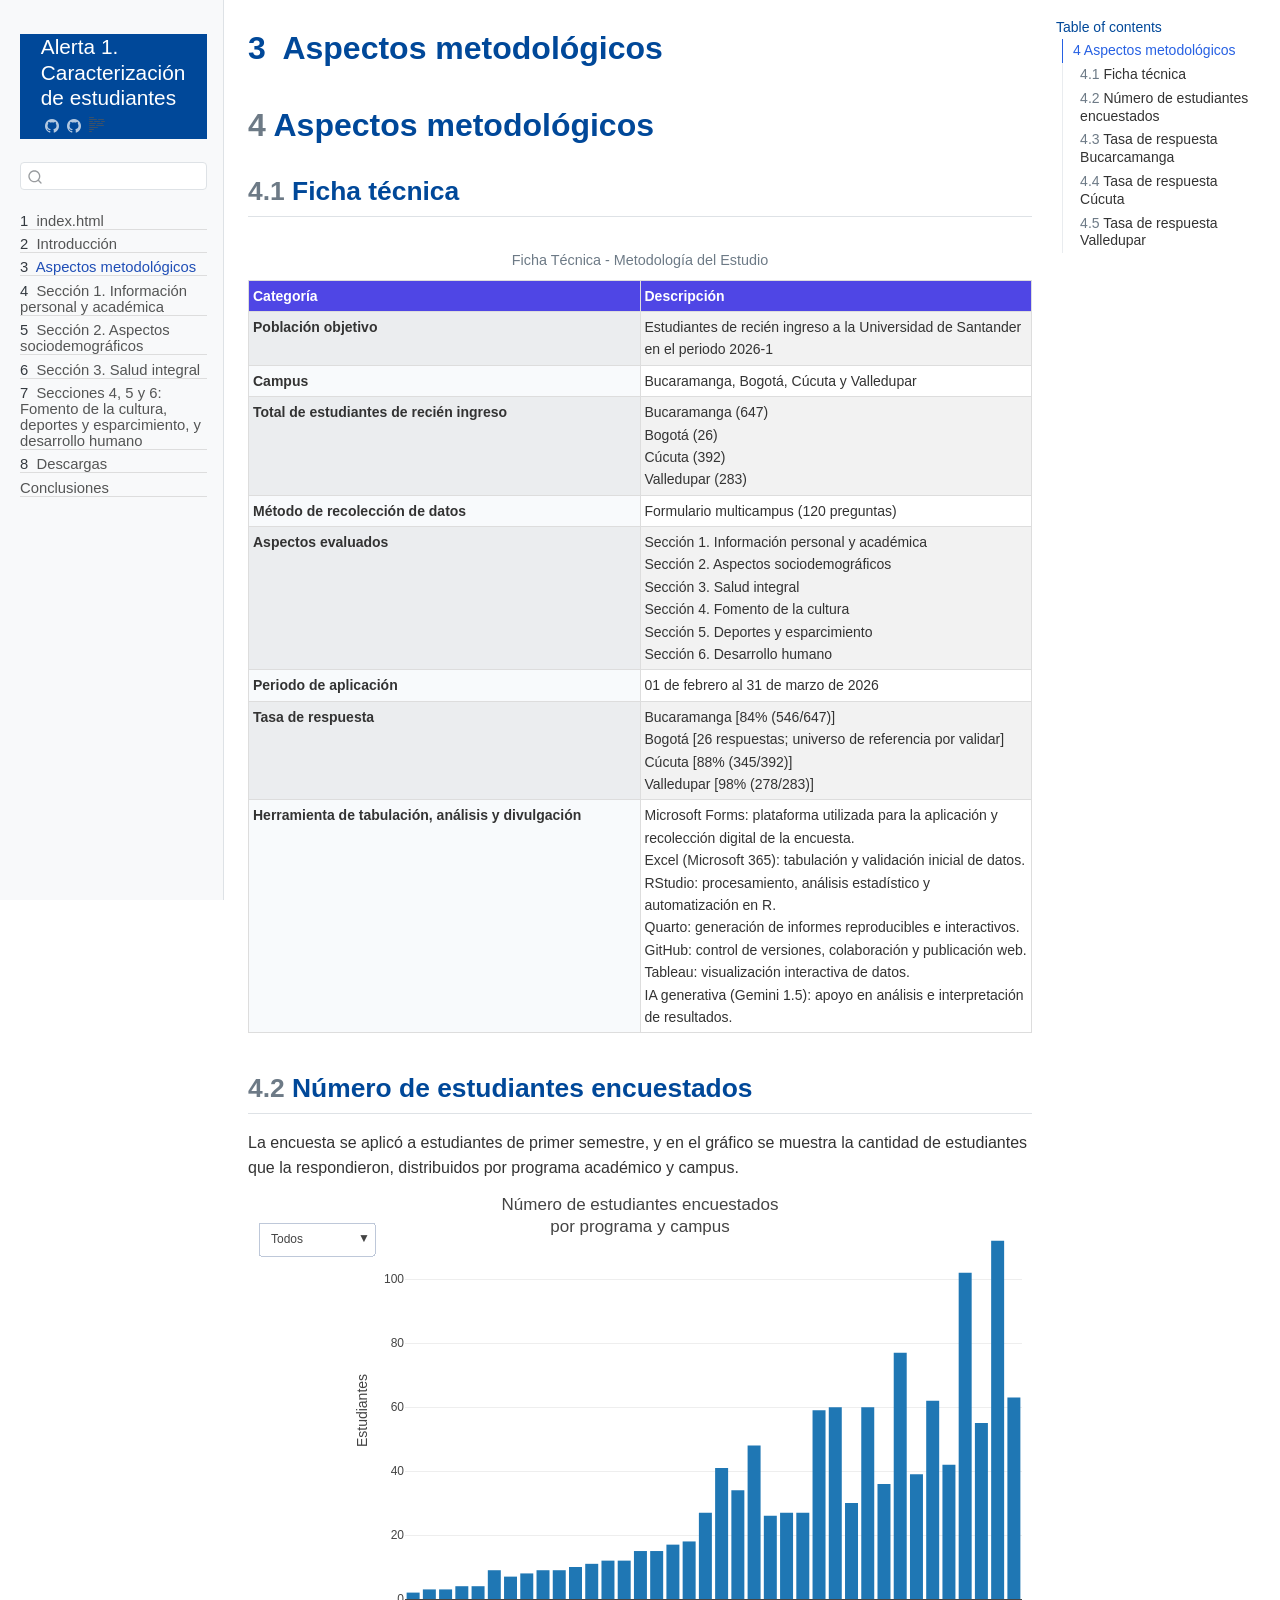
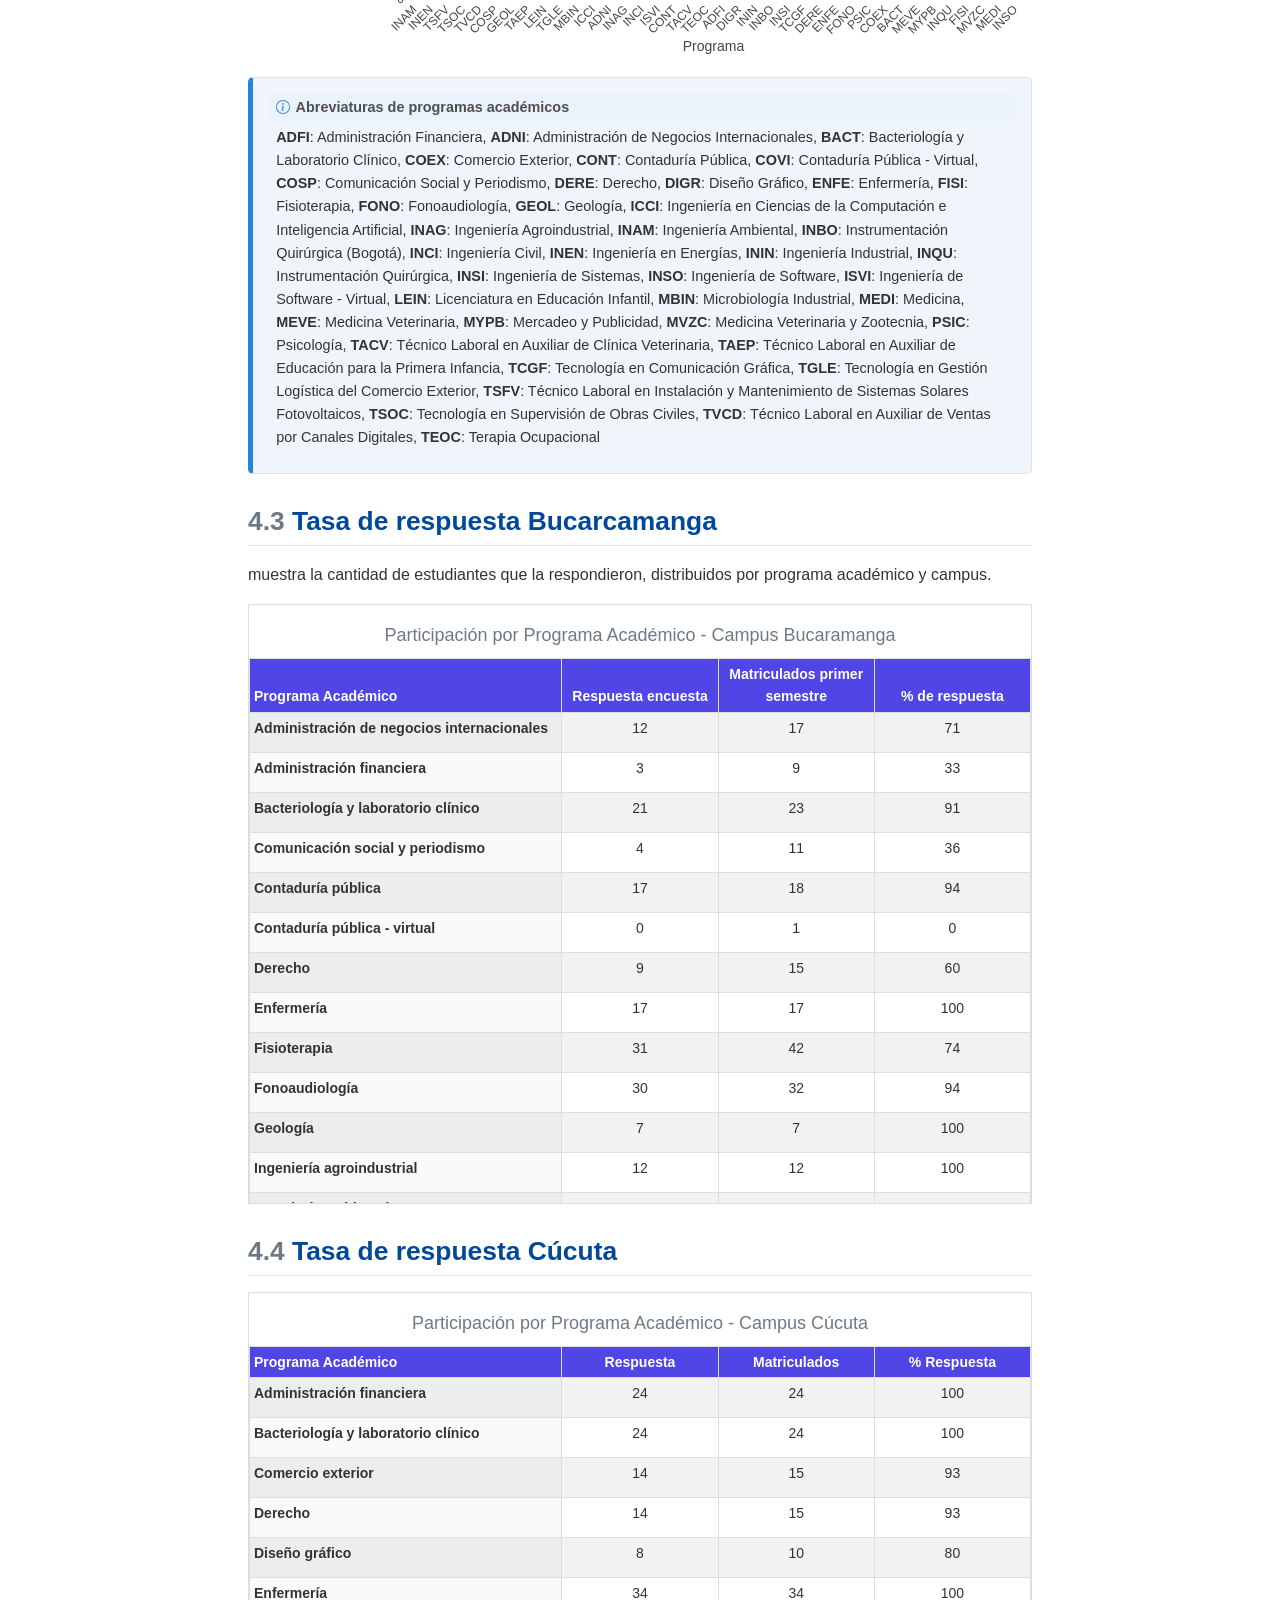
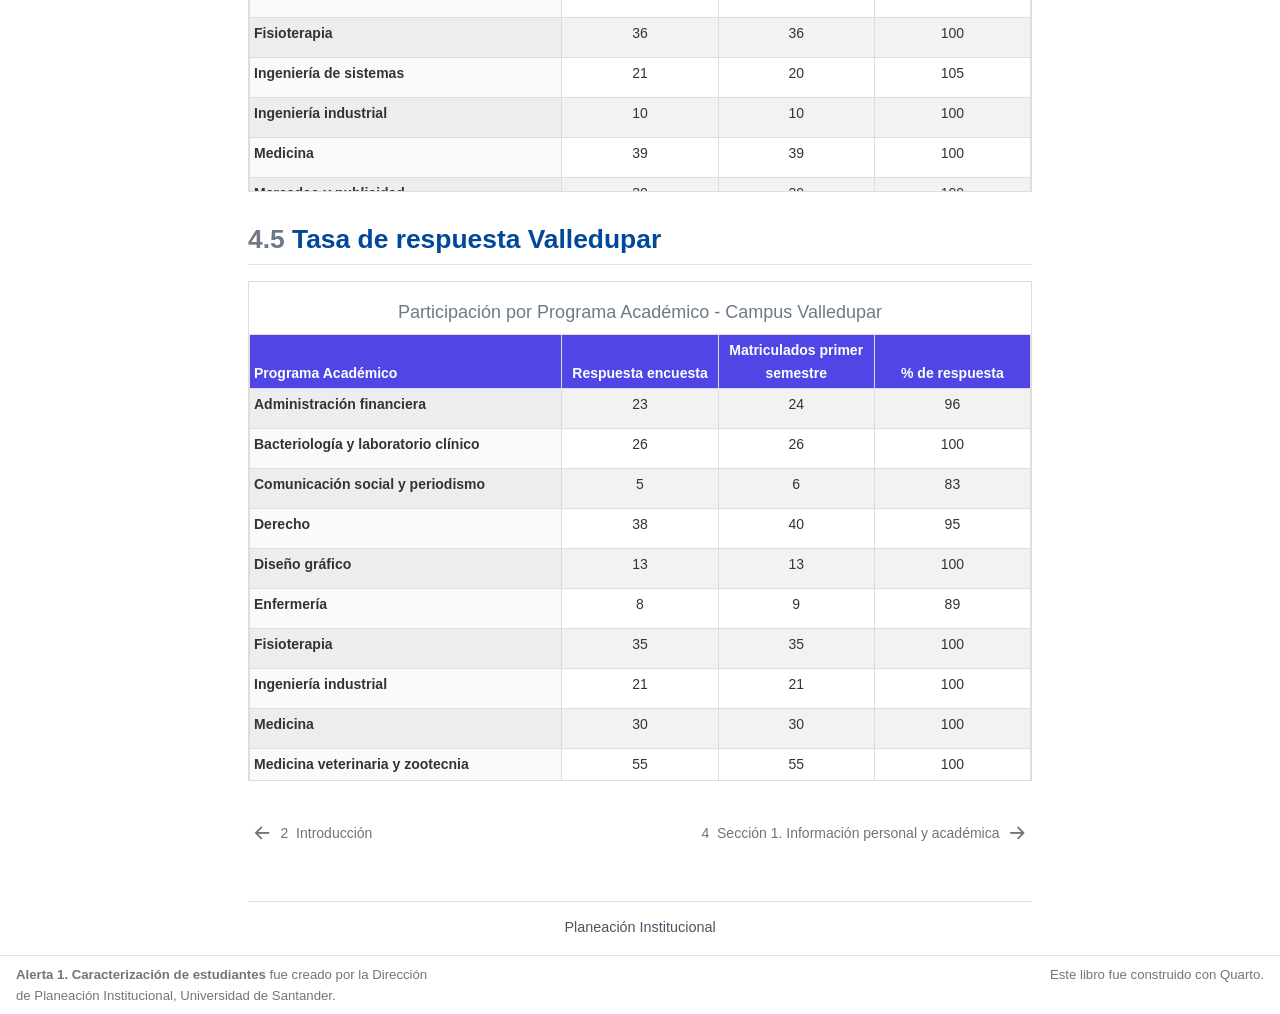
<file: docs/Seccion0.html>
<!DOCTYPE html>
<html xmlns="http://www.w3.org/1999/xhtml" lang="en" xml:lang="en"><head>

<meta charset="utf-8">
<meta name="generator" content="quarto-1.7.33">

<meta name="viewport" content="width=device-width, initial-scale=1.0, user-scalable=yes">


<title>3&nbsp; Aspectos metodológicos – Alerta 1. Caracterización de estudiantes</title>
<style>
code{white-space: pre-wrap;}
span.smallcaps{font-variant: small-caps;}
div.columns{display: flex; gap: min(4vw, 1.5em);}
div.column{flex: auto; overflow-x: auto;}
div.hanging-indent{margin-left: 1.5em; text-indent: -1.5em;}
ul.task-list{list-style: none;}
ul.task-list li input[type="checkbox"] {
  width: 0.8em;
  margin: 0 0.8em 0.2em -1em; /* quarto-specific, see https://github.com/quarto-dev/quarto-cli/issues/4556 */ 
  vertical-align: middle;
}
</style>


<script src="site_libs/quarto-nav/quarto-nav.js"></script>
<script src="site_libs/quarto-nav/headroom.min.js"></script>
<script src="site_libs/clipboard/clipboard.min.js"></script>
<script src="site_libs/quarto-search/autocomplete.umd.js"></script>
<script src="site_libs/quarto-search/fuse.min.js"></script>
<script src="site_libs/quarto-search/quarto-search.js"></script>
<meta name="quarto:offset" content="./">
<link href="./Seccion1.html" rel="next">
<link href="./intro.html" rel="prev">
<script src="site_libs/quarto-html/quarto.js" type="module"></script>
<script src="site_libs/quarto-html/tabsets/tabsets.js" type="module"></script>
<script src="site_libs/quarto-html/popper.min.js"></script>
<script src="site_libs/quarto-html/tippy.umd.min.js"></script>
<script src="site_libs/quarto-html/anchor.min.js"></script>
<link href="site_libs/quarto-html/tippy.css" rel="stylesheet">
<link href="site_libs/quarto-html/quarto-syntax-highlighting-ea385d0e468b0dd5ea5bf0780b1290d9.css" rel="stylesheet" id="quarto-text-highlighting-styles">
<script src="site_libs/bootstrap/bootstrap.min.js"></script>
<link href="site_libs/bootstrap/bootstrap-icons.css" rel="stylesheet">
<link href="site_libs/bootstrap/bootstrap-e41c52433b7b17f137c3030fa62955b6.min.css" rel="stylesheet" append-hash="true" id="quarto-bootstrap" data-mode="light">
<script id="quarto-search-options" type="application/json">{
  "location": "sidebar",
  "copy-button": false,
  "collapse-after": 3,
  "panel-placement": "start",
  "type": "textbox",
  "limit": 50,
  "keyboard-shortcut": [
    "f",
    "/",
    "s"
  ],
  "show-item-context": false,
  "language": {
    "search-no-results-text": "No results",
    "search-matching-documents-text": "matching documents",
    "search-copy-link-title": "Copy link to search",
    "search-hide-matches-text": "Hide additional matches",
    "search-more-match-text": "more match in this document",
    "search-more-matches-text": "more matches in this document",
    "search-clear-button-title": "Clear",
    "search-text-placeholder": "",
    "search-detached-cancel-button-title": "Cancel",
    "search-submit-button-title": "Submit",
    "search-label": "Search"
  }
}</script>
<link rel="stylesheet" href="https://cdn.jsdelivr.net/npm/bootstrap-icons@1.11.3/font/bootstrap-icons.css">
<script src="site_libs/kePrint-0.0.1/kePrint.js"></script>

<link href="site_libs/lightable-0.0.1/lightable.css" rel="stylesheet">

<link href="site_libs/htmltools-fill-0.5.9/fill.css" rel="stylesheet">

<script src="site_libs/htmlwidgets-1.6.4/htmlwidgets.js"></script>

<script src="site_libs/plotly-binding-4.12.0/plotly.js"></script>

<script src="site_libs/typedarray-0.1/typedarray.min.js"></script>

<script src="site_libs/jquery-3.5.1/jquery.min.js"></script>

<link href="site_libs/crosstalk-1.2.2/css/crosstalk.min.css" rel="stylesheet">

<script src="site_libs/crosstalk-1.2.2/js/crosstalk.min.js"></script>

<link href="site_libs/plotly-htmlwidgets-css-2.25.2/plotly-htmlwidgets.css" rel="stylesheet">

<script src="site_libs/plotly-main-2.25.2/plotly-latest.min.js"></script>



<link rel="stylesheet" href="style.css">
</head>

<body class="nav-sidebar docked quarto-light">

<div id="quarto-search-results"></div>
  <header id="quarto-header" class="headroom fixed-top">
  <nav class="quarto-secondary-nav">
    <div class="container-fluid d-flex">
      <button type="button" class="quarto-btn-toggle btn" data-bs-toggle="collapse" role="button" data-bs-target=".quarto-sidebar-collapse-item" aria-controls="quarto-sidebar" aria-expanded="false" aria-label="Toggle sidebar navigation" onclick="if (window.quartoToggleHeadroom) { window.quartoToggleHeadroom(); }">
        <i class="bi bi-layout-text-sidebar-reverse"></i>
      </button>
        <nav class="quarto-page-breadcrumbs" aria-label="breadcrumb"><ol class="breadcrumb"><li class="breadcrumb-item"><a href="./Seccion0.html"><span class="chapter-number">3</span>&nbsp; <span class="chapter-title">Aspectos metodológicos</span></a></li></ol></nav>
        <a class="flex-grow-1" role="navigation" data-bs-toggle="collapse" data-bs-target=".quarto-sidebar-collapse-item" aria-controls="quarto-sidebar" aria-expanded="false" aria-label="Toggle sidebar navigation" onclick="if (window.quartoToggleHeadroom) { window.quartoToggleHeadroom(); }">      
        </a>
      <button type="button" class="btn quarto-search-button" aria-label="Search" onclick="window.quartoOpenSearch();">
        <i class="bi bi-search"></i>
      </button>
    </div>
  </nav>
</header>
<!-- content -->
<div id="quarto-content" class="quarto-container page-columns page-rows-contents page-layout-article">
<!-- sidebar -->
  <nav id="quarto-sidebar" class="sidebar collapse collapse-horizontal quarto-sidebar-collapse-item sidebar-navigation docked overflow-auto">
    <div class="pt-lg-2 mt-2 text-left sidebar-header">
    <div class="sidebar-title mb-0 py-0">
      <a href="./">Alerta 1. Caracterización de estudiantes</a> 
        <div class="sidebar-tools-main tools-wide">
    <a href="https://github.com/udesanalitica/alerta1_cx_2026-1" title="Repositorio GitHub" class="quarto-navigation-tool px-1" aria-label="Repositorio GitHub"><i class="bi bi-github"></i></a>
    <a href="https://github.com/udesanalitica/alerta1_cx_2026-1" title="Source Code" class="quarto-navigation-tool px-1" aria-label="Source Code"><i class="bi bi-github"></i></a>
  <a href="" class="quarto-reader-toggle quarto-navigation-tool px-1" onclick="window.quartoToggleReader(); return false;" title="Toggle reader mode">
  <div class="quarto-reader-toggle-btn">
  <i class="bi"></i>
  </div>
</a>
</div>
    </div>
      </div>
        <div class="mt-2 flex-shrink-0 align-items-center">
        <div class="sidebar-search">
        <div id="quarto-search" class="" title="Search"></div>
        </div>
        </div>
    <div class="sidebar-menu-container"> 
    <ul class="list-unstyled mt-1">
        <li class="sidebar-item">
  <div class="sidebar-item-container"> 
  <a href="./index.html" class="sidebar-item-text sidebar-link">
 <span class="menu-text"><span class="chapter-number">1</span>&nbsp; <span class="chapter-title">index.html</span></span></a>
  </div>
</li>
        <li class="sidebar-item">
  <div class="sidebar-item-container"> 
  <a href="./intro.html" class="sidebar-item-text sidebar-link">
 <span class="menu-text"><span class="chapter-number">2</span>&nbsp; <span class="chapter-title">Introducción</span></span></a>
  </div>
</li>
        <li class="sidebar-item">
  <div class="sidebar-item-container"> 
  <a href="./Seccion0.html" class="sidebar-item-text sidebar-link active">
 <span class="menu-text"><span class="chapter-number">3</span>&nbsp; <span class="chapter-title">Aspectos metodológicos</span></span></a>
  </div>
</li>
        <li class="sidebar-item">
  <div class="sidebar-item-container"> 
  <a href="./Seccion1.html" class="sidebar-item-text sidebar-link">
 <span class="menu-text"><span class="chapter-number">4</span>&nbsp; <span class="chapter-title">Sección 1. Información personal y académica</span></span></a>
  </div>
</li>
        <li class="sidebar-item">
  <div class="sidebar-item-container"> 
  <a href="./Seccion2.html" class="sidebar-item-text sidebar-link">
 <span class="menu-text"><span class="chapter-number">5</span>&nbsp; <span class="chapter-title">Sección 2. Aspectos sociodemográficos</span></span></a>
  </div>
</li>
        <li class="sidebar-item">
  <div class="sidebar-item-container"> 
  <a href="./Seccion3.html" class="sidebar-item-text sidebar-link">
 <span class="menu-text"><span class="chapter-number">6</span>&nbsp; <span class="chapter-title">Sección 3. Salud integral</span></span></a>
  </div>
</li>
        <li class="sidebar-item">
  <div class="sidebar-item-container"> 
  <a href="./Seccion4.html" class="sidebar-item-text sidebar-link">
 <span class="menu-text"><span class="chapter-number">7</span>&nbsp; <span class="chapter-title">Secciones 4, 5 y 6: Fomento de la cultura, deportes y esparcimiento, y desarrollo humano</span></span></a>
  </div>
</li>
        <li class="sidebar-item">
  <div class="sidebar-item-container"> 
  <a href="./Descargas.html" class="sidebar-item-text sidebar-link">
 <span class="menu-text"><span class="chapter-number">8</span>&nbsp; <span class="chapter-title">Descargas</span></span></a>
  </div>
</li>
        <li class="sidebar-item">
  <div class="sidebar-item-container"> 
  <a href="./Conclusiones.html" class="sidebar-item-text sidebar-link">
 <span class="menu-text">Conclusiones</span></a>
  </div>
</li>
    </ul>
    </div>
</nav>
<div id="quarto-sidebar-glass" class="quarto-sidebar-collapse-item" data-bs-toggle="collapse" data-bs-target=".quarto-sidebar-collapse-item"></div>
<!-- margin-sidebar -->
    <div id="quarto-margin-sidebar" class="sidebar margin-sidebar">
        <nav id="TOC" role="doc-toc" class="toc-active">
    <h2 id="toc-title">Table of contents</h2>
   
  <ul>
  <li><a href="#aspectos-metodológicos" id="toc-aspectos-metodológicos" class="nav-link active" data-scroll-target="#aspectos-metodológicos"><span class="header-section-number">4</span> Aspectos metodológicos</a>
  <ul class="collapse">
  <li><a href="#ficha-técnica" id="toc-ficha-técnica" class="nav-link" data-scroll-target="#ficha-técnica"><span class="header-section-number">4.1</span> Ficha técnica</a></li>
  <li><a href="#número-de-estudiantes-encuestados" id="toc-número-de-estudiantes-encuestados" class="nav-link" data-scroll-target="#número-de-estudiantes-encuestados"><span class="header-section-number">4.2</span> Número de estudiantes encuestados</a></li>
  <li><a href="#tasa-de-respuesta-bucarcamanga" id="toc-tasa-de-respuesta-bucarcamanga" class="nav-link" data-scroll-target="#tasa-de-respuesta-bucarcamanga"><span class="header-section-number">4.3</span> Tasa de respuesta Bucarcamanga</a></li>
  <li><a href="#tasa-de-respuesta-cúcuta" id="toc-tasa-de-respuesta-cúcuta" class="nav-link" data-scroll-target="#tasa-de-respuesta-cúcuta"><span class="header-section-number">4.4</span> Tasa de respuesta Cúcuta</a></li>
  <li><a href="#tasa-de-respuesta-valledupar" id="toc-tasa-de-respuesta-valledupar" class="nav-link" data-scroll-target="#tasa-de-respuesta-valledupar"><span class="header-section-number">4.5</span> Tasa de respuesta Valledupar</a></li>
  </ul></li>
  </ul>
</nav>
    </div>
<!-- main -->
<main class="content" id="quarto-document-content">

<header id="title-block-header" class="quarto-title-block default">
<div class="quarto-title">
<h1 class="title"><span class="chapter-number">3</span>&nbsp; <span class="chapter-title">Aspectos metodológicos</span></h1>
</div>



<div class="quarto-title-meta">

    
  
    
  </div>
  


</header>


<section id="aspectos-metodológicos" class="level1" data-number="4">
<h1 data-number="4"><span class="header-section-number">4</span> Aspectos metodológicos</h1>
<section id="ficha-técnica" class="level2" data-number="4.1">
<h2 data-number="4.1" class="anchored" data-anchor-id="ficha-técnica"><span class="header-section-number">4.1</span> Ficha técnica</h2>
<div class="cell">
<div class="cell-output-display">
<div class="table-responsive">
<table class="table table-striped table-hover table-condensed caption-top table-sm small" data-quarto-postprocess="true">
<caption>Ficha Técnica - Metodología del Estudio</caption>
<colgroup>
<col style="width: 50%">
<col style="width: 50%">
</colgroup>
<thead>
<tr class="header">
<th data-quarto-table-cell-role="th" style="text-align: left; font-weight: bold; color: white !important; background-color: rgba(79, 70, 229, 255) !important;">Categoría</th>
<th data-quarto-table-cell-role="th" style="text-align: left; font-weight: bold; color: white !important; background-color: rgba(79, 70, 229, 255) !important;">Descripción</th>
</tr>
</thead>
<tbody>
<tr class="odd">
<td style="text-align: left; width: 25%; font-weight: bold; background-color: rgba(248, 250, 252, 255) !important;">Población objetivo</td>
<td style="text-align: left; width: 75%;">Estudiantes de recién ingreso a la Universidad de Santander en el periodo 2026-1</td>
</tr>
<tr class="even">
<td style="text-align: left; width: 25%; font-weight: bold; background-color: rgba(248, 250, 252, 255) !important;">Campus</td>
<td style="text-align: left; width: 75%;">Bucaramanga, Bogotá, Cúcuta y Valledupar</td>
</tr>
<tr class="odd">
<td style="text-align: left; width: 25%; font-weight: bold; background-color: rgba(248, 250, 252, 255) !important;">Total de estudiantes de recién ingreso</td>
<td style="text-align: left; width: 75%;">Bucaramanga (647)<br>
Bogotá (26)<br>
Cúcuta (392)<br>
Valledupar (283)</td>
</tr>
<tr class="even">
<td style="text-align: left; width: 25%; font-weight: bold; background-color: rgba(248, 250, 252, 255) !important;">Método de recolección de datos</td>
<td style="text-align: left; width: 75%;">Formulario multicampus (120 preguntas)</td>
</tr>
<tr class="odd">
<td style="text-align: left; width: 25%; font-weight: bold; background-color: rgba(248, 250, 252, 255) !important;">Aspectos evaluados</td>
<td style="text-align: left; width: 75%;">Sección 1. Información personal y académica<br>
Sección 2. Aspectos sociodemográficos<br>
Sección 3. Salud integral<br>
Sección 4. Fomento de la cultura<br>
Sección 5. Deportes y esparcimiento<br>
Sección 6. Desarrollo humano</td>
</tr>
<tr class="even">
<td style="text-align: left; width: 25%; font-weight: bold; background-color: rgba(248, 250, 252, 255) !important;">Periodo de aplicación</td>
<td style="text-align: left; width: 75%;">01 de febrero al 31 de marzo de 2026</td>
</tr>
<tr class="odd">
<td style="text-align: left; width: 25%; font-weight: bold; background-color: rgba(248, 250, 252, 255) !important;">Tasa de respuesta</td>
<td style="text-align: left; width: 75%;">Bucaramanga [84% (546/647)]<br>
Bogotá [26 respuestas; universo de referencia por validar]<br>
Cúcuta [88% (345/392)]<br>
Valledupar [98% (278/283)]</td>
</tr>
<tr class="even">
<td style="text-align: left; width: 25%; font-weight: bold; background-color: rgba(248, 250, 252, 255) !important;">Herramienta de tabulación, análisis y divulgación</td>
<td style="text-align: left; width: 75%;">Microsoft Forms: plataforma utilizada para la aplicación y recolección digital de la encuesta.<br>
Excel (Microsoft 365): tabulación y validación inicial de datos.<br>
RStudio: procesamiento, análisis estadístico y automatización en R.<br>
Quarto: generación de informes reproducibles e interactivos.<br>
GitHub: control de versiones, colaboración y publicación web.<br>
Tableau: visualización interactiva de datos.<br>
IA generativa (Gemini 1.5): apoyo en análisis e interpretación de resultados.</td>
</tr>
</tbody>
</table>
</div>
</div>
</div>
</section>
<section id="número-de-estudiantes-encuestados" class="level2" data-number="4.2">
<h2 data-number="4.2" class="anchored" data-anchor-id="número-de-estudiantes-encuestados"><span class="header-section-number">4.2</span> Número de estudiantes encuestados</h2>
<p>La encuesta se aplicó a estudiantes de primer semestre, y en el gráfico se muestra la cantidad de estudiantes que la respondieron, distribuidos por programa académico y campus.</p>
<div class="cell">
<div class="cell-output-display">
<div class="plotly html-widget html-fill-item" id="htmlwidget-81bdf8b73e5481d92da7" style="width:100%;height:464px;"></div>
<script type="application/json" data-for="htmlwidget-81bdf8b73e5481d92da7">{"x":{"visdat":{"a38865933440":["function () ","plotlyVisDat"]},"cur_data":"a38865933440","attrs":{"a38865933440":{"x":{},"y":{},"hovertext":{},"hoverinfo":"text","transforms":[{"type":"filter","target":{},"operation":"=","value":"Todos"}],"alpha_stroke":1,"sizes":[10,100],"spans":[1,20],"type":"bar"}},"layout":{"margin":{"b":40,"l":60,"t":25,"r":10},"title":"Número de estudiantes encuestados<br />por programa y campus","xaxis":{"domain":[0,1],"automargin":true,"title":"Programa","tickangle":-45,"type":"category","categoryorder":"array","categoryarray":["INAM","INEN","TSFV","TSOC","TVCD","COSP","GEOL","TAEP","LEIN","TGLE","MBIN","ICCI","ADNI","INAG","INCI","ISVI","CONT","TACV","TEOC","ADFI","DIGR","ININ","INBO","INSI","TCGF","DERE","ENFE","FONO","PSIC","COEX","BACT","MEVE","MYPB","INQU","FISI","MVZC","MEDI","INSO"]},"yaxis":{"domain":[0,1],"automargin":true,"title":"Estudiantes"},"updatemenus":[{"type":"dropdown","active":0,"buttons":[{"method":"restyle","args":["transforms[0].value","Todos"],"label":"Todos"},{"method":"restyle","args":["transforms[0].value","Bogota"],"label":"Bogota"},{"method":"restyle","args":["transforms[0].value","Bucaramanga"],"label":"Bucaramanga"},{"method":"restyle","args":["transforms[0].value","Cucuta"],"label":"Cucuta"},{"method":"restyle","args":["transforms[0].value","Valledupar"],"label":"Valledupar"}]}],"hovermode":"closest","showlegend":false},"source":"A","config":{"modeBarButtonsToAdd":["hoverclosest","hovercompare"],"showSendToCloud":false},"data":[{"x":["INBO","ADFI","ADNI","BACT","CONT","COSP","DERE","ENFE","FISI","FONO","GEOL","ICCI","INAG","INAM","INCI","INEN","ININ","INQU","INSO","ISVI","LEIN","MBIN","MEDI","MEVE","MYPB","PSIC","TACV","TAEP","TCGF","TEOC","TGLE","TSFV","TSOC","TVCD","ADFI","BACT","COEX","DERE","DIGR","ENFE","FISI","ININ","INSI","MEDI","MYPB","PSIC","TEOC","ADFI","BACT","COSP","DERE","DIGR","ENFE","FISI","ININ","MEDI","MVZC","PSIC","ADFI","ADNI","BACT","COEX","CONT","COSP","DERE","DIGR","ENFE","FISI","FONO","GEOL","ICCI","INAG","INAM","INBO","INCI","INEN","ININ","INQU","INSI","INSO","ISVI","LEIN","MBIN","MEDI","MEVE","MVZC","MYPB","PSIC","TACV","TAEP","TCGF","TEOC","TGLE","TSFV","TSOC","TVCD"],"y":[26,3,12,21,17,4,9,17,31,30,7,11,12,2,15,3,11,42,63,15,9,10,42,39,23,16,18,8,27,9,9,3,4,4,15,30,36,12,21,35,36,16,27,40,39,20,18,23,26,5,38,13,8,35,21,30,55,24,41,12,77,36,17,9,59,34,60,102,30,7,11,12,2,26,15,3,48,42,27,63,15,9,10,112,39,55,62,60,18,8,27,27,9,3,4,4],"hovertext":["Programa: INBO<br>Campus: Bogota<br>Estudiantes: 26","Programa: ADFI<br>Campus: Bucaramanga<br>Estudiantes: 3","Programa: ADNI<br>Campus: Bucaramanga<br>Estudiantes: 12","Programa: BACT<br>Campus: Bucaramanga<br>Estudiantes: 21","Programa: CONT<br>Campus: Bucaramanga<br>Estudiantes: 17","Programa: COSP<br>Campus: Bucaramanga<br>Estudiantes: 4","Programa: DERE<br>Campus: Bucaramanga<br>Estudiantes: 9","Programa: ENFE<br>Campus: Bucaramanga<br>Estudiantes: 17","Programa: FISI<br>Campus: Bucaramanga<br>Estudiantes: 31","Programa: FONO<br>Campus: Bucaramanga<br>Estudiantes: 30","Programa: GEOL<br>Campus: Bucaramanga<br>Estudiantes: 7","Programa: ICCI<br>Campus: Bucaramanga<br>Estudiantes: 11","Programa: INAG<br>Campus: Bucaramanga<br>Estudiantes: 12","Programa: INAM<br>Campus: Bucaramanga<br>Estudiantes: 2","Programa: INCI<br>Campus: Bucaramanga<br>Estudiantes: 15","Programa: INEN<br>Campus: Bucaramanga<br>Estudiantes: 3","Programa: ININ<br>Campus: Bucaramanga<br>Estudiantes: 11","Programa: INQU<br>Campus: Bucaramanga<br>Estudiantes: 42","Programa: INSO<br>Campus: Bucaramanga<br>Estudiantes: 63","Programa: ISVI<br>Campus: Bucaramanga<br>Estudiantes: 15","Programa: LEIN<br>Campus: Bucaramanga<br>Estudiantes: 9","Programa: MBIN<br>Campus: Bucaramanga<br>Estudiantes: 10","Programa: MEDI<br>Campus: Bucaramanga<br>Estudiantes: 42","Programa: MEVE<br>Campus: Bucaramanga<br>Estudiantes: 39","Programa: MYPB<br>Campus: Bucaramanga<br>Estudiantes: 23","Programa: PSIC<br>Campus: Bucaramanga<br>Estudiantes: 16","Programa: TACV<br>Campus: Bucaramanga<br>Estudiantes: 18","Programa: TAEP<br>Campus: Bucaramanga<br>Estudiantes: 8","Programa: TCGF<br>Campus: Bucaramanga<br>Estudiantes: 27","Programa: TEOC<br>Campus: Bucaramanga<br>Estudiantes: 9","Programa: TGLE<br>Campus: Bucaramanga<br>Estudiantes: 9","Programa: TSFV<br>Campus: Bucaramanga<br>Estudiantes: 3","Programa: TSOC<br>Campus: Bucaramanga<br>Estudiantes: 4","Programa: TVCD<br>Campus: Bucaramanga<br>Estudiantes: 4","Programa: ADFI<br>Campus: Cucuta<br>Estudiantes: 15","Programa: BACT<br>Campus: Cucuta<br>Estudiantes: 30","Programa: COEX<br>Campus: Cucuta<br>Estudiantes: 36","Programa: DERE<br>Campus: Cucuta<br>Estudiantes: 12","Programa: DIGR<br>Campus: Cucuta<br>Estudiantes: 21","Programa: ENFE<br>Campus: Cucuta<br>Estudiantes: 35","Programa: FISI<br>Campus: Cucuta<br>Estudiantes: 36","Programa: ININ<br>Campus: Cucuta<br>Estudiantes: 16","Programa: INSI<br>Campus: Cucuta<br>Estudiantes: 27","Programa: MEDI<br>Campus: Cucuta<br>Estudiantes: 40","Programa: MYPB<br>Campus: Cucuta<br>Estudiantes: 39","Programa: PSIC<br>Campus: Cucuta<br>Estudiantes: 20","Programa: TEOC<br>Campus: Cucuta<br>Estudiantes: 18","Programa: ADFI<br>Campus: Valledupar<br>Estudiantes: 23","Programa: BACT<br>Campus: Valledupar<br>Estudiantes: 26","Programa: COSP<br>Campus: Valledupar<br>Estudiantes: 5","Programa: DERE<br>Campus: Valledupar<br>Estudiantes: 38","Programa: DIGR<br>Campus: Valledupar<br>Estudiantes: 13","Programa: ENFE<br>Campus: Valledupar<br>Estudiantes: 8","Programa: FISI<br>Campus: Valledupar<br>Estudiantes: 35","Programa: ININ<br>Campus: Valledupar<br>Estudiantes: 21","Programa: MEDI<br>Campus: Valledupar<br>Estudiantes: 30","Programa: MVZC<br>Campus: Valledupar<br>Estudiantes: 55","Programa: PSIC<br>Campus: Valledupar<br>Estudiantes: 24","Programa: ADFI<br>Campus: Todos<br>Estudiantes: 41","Programa: ADNI<br>Campus: Todos<br>Estudiantes: 12","Programa: BACT<br>Campus: Todos<br>Estudiantes: 77","Programa: COEX<br>Campus: Todos<br>Estudiantes: 36","Programa: CONT<br>Campus: Todos<br>Estudiantes: 17","Programa: COSP<br>Campus: Todos<br>Estudiantes: 9","Programa: DERE<br>Campus: Todos<br>Estudiantes: 59","Programa: DIGR<br>Campus: Todos<br>Estudiantes: 34","Programa: ENFE<br>Campus: Todos<br>Estudiantes: 60","Programa: FISI<br>Campus: Todos<br>Estudiantes: 102","Programa: FONO<br>Campus: Todos<br>Estudiantes: 30","Programa: GEOL<br>Campus: Todos<br>Estudiantes: 7","Programa: ICCI<br>Campus: Todos<br>Estudiantes: 11","Programa: INAG<br>Campus: Todos<br>Estudiantes: 12","Programa: INAM<br>Campus: Todos<br>Estudiantes: 2","Programa: INBO<br>Campus: Todos<br>Estudiantes: 26","Programa: INCI<br>Campus: Todos<br>Estudiantes: 15","Programa: INEN<br>Campus: Todos<br>Estudiantes: 3","Programa: ININ<br>Campus: Todos<br>Estudiantes: 48","Programa: INQU<br>Campus: Todos<br>Estudiantes: 42","Programa: INSI<br>Campus: Todos<br>Estudiantes: 27","Programa: INSO<br>Campus: Todos<br>Estudiantes: 63","Programa: ISVI<br>Campus: Todos<br>Estudiantes: 15","Programa: LEIN<br>Campus: Todos<br>Estudiantes: 9","Programa: MBIN<br>Campus: Todos<br>Estudiantes: 10","Programa: MEDI<br>Campus: Todos<br>Estudiantes: 112","Programa: MEVE<br>Campus: Todos<br>Estudiantes: 39","Programa: MVZC<br>Campus: Todos<br>Estudiantes: 55","Programa: MYPB<br>Campus: Todos<br>Estudiantes: 62","Programa: PSIC<br>Campus: Todos<br>Estudiantes: 60","Programa: TACV<br>Campus: Todos<br>Estudiantes: 18","Programa: TAEP<br>Campus: Todos<br>Estudiantes: 8","Programa: TCGF<br>Campus: Todos<br>Estudiantes: 27","Programa: TEOC<br>Campus: Todos<br>Estudiantes: 27","Programa: TGLE<br>Campus: Todos<br>Estudiantes: 9","Programa: TSFV<br>Campus: Todos<br>Estudiantes: 3","Programa: TSOC<br>Campus: Todos<br>Estudiantes: 4","Programa: TVCD<br>Campus: Todos<br>Estudiantes: 4"],"hoverinfo":["text","text","text","text","text","text","text","text","text","text","text","text","text","text","text","text","text","text","text","text","text","text","text","text","text","text","text","text","text","text","text","text","text","text","text","text","text","text","text","text","text","text","text","text","text","text","text","text","text","text","text","text","text","text","text","text","text","text","text","text","text","text","text","text","text","text","text","text","text","text","text","text","text","text","text","text","text","text","text","text","text","text","text","text","text","text","text","text","text","text","text","text","text","text","text","text"],"transforms":[{"type":"filter","target":["Bogota","Bucaramanga","Bucaramanga","Bucaramanga","Bucaramanga","Bucaramanga","Bucaramanga","Bucaramanga","Bucaramanga","Bucaramanga","Bucaramanga","Bucaramanga","Bucaramanga","Bucaramanga","Bucaramanga","Bucaramanga","Bucaramanga","Bucaramanga","Bucaramanga","Bucaramanga","Bucaramanga","Bucaramanga","Bucaramanga","Bucaramanga","Bucaramanga","Bucaramanga","Bucaramanga","Bucaramanga","Bucaramanga","Bucaramanga","Bucaramanga","Bucaramanga","Bucaramanga","Bucaramanga","Cucuta","Cucuta","Cucuta","Cucuta","Cucuta","Cucuta","Cucuta","Cucuta","Cucuta","Cucuta","Cucuta","Cucuta","Cucuta","Valledupar","Valledupar","Valledupar","Valledupar","Valledupar","Valledupar","Valledupar","Valledupar","Valledupar","Valledupar","Valledupar","Todos","Todos","Todos","Todos","Todos","Todos","Todos","Todos","Todos","Todos","Todos","Todos","Todos","Todos","Todos","Todos","Todos","Todos","Todos","Todos","Todos","Todos","Todos","Todos","Todos","Todos","Todos","Todos","Todos","Todos","Todos","Todos","Todos","Todos","Todos","Todos","Todos","Todos"],"operation":"=","value":"Todos"}],"type":"bar","marker":{"color":"rgba(31,119,180,1)","line":{"color":"rgba(31,119,180,1)"}},"error_y":{"color":"rgba(31,119,180,1)"},"error_x":{"color":"rgba(31,119,180,1)"},"xaxis":"x","yaxis":"y","frame":null}],"highlight":{"on":"plotly_click","persistent":false,"dynamic":false,"selectize":false,"opacityDim":0.20000000000000001,"selected":{"opacity":1},"debounce":0},"shinyEvents":["plotly_hover","plotly_click","plotly_selected","plotly_relayout","plotly_brushed","plotly_brushing","plotly_clickannotation","plotly_doubleclick","plotly_deselect","plotly_afterplot","plotly_sunburstclick"],"base_url":"https://plot.ly"},"evals":[],"jsHooks":[]}</script>
</div>
</div>
<div class="callout callout-style-default callout-note callout-titled" title="Abreviaturas de programas académicos">
<div class="callout-header d-flex align-content-center">
<div class="callout-icon-container">
<i class="callout-icon"></i>
</div>
<div class="callout-title-container flex-fill">
Abreviaturas de programas académicos
</div>
</div>
<div class="callout-body-container callout-body">
<p><strong>ADFI</strong>: Administración Financiera, <strong>ADNI</strong>: Administración de Negocios Internacionales, <strong>BACT</strong>: Bacteriología y Laboratorio Clínico, <strong>COEX</strong>: Comercio Exterior, <strong>CONT</strong>: Contaduría Pública, <strong>COVI</strong>: Contaduría Pública - Virtual, <strong>COSP</strong>: Comunicación Social y Periodismo, <strong>DERE</strong>: Derecho, <strong>DIGR</strong>: Diseño Gráfico, <strong>ENFE</strong>: Enfermería, <strong>FISI</strong>: Fisioterapia, <strong>FONO</strong>: Fonoaudiología, <strong>GEOL</strong>: Geología, <strong>ICCI</strong>: Ingeniería en Ciencias de la Computación e Inteligencia Artificial, <strong>INAG</strong>: Ingeniería Agroindustrial, <strong>INAM</strong>: Ingeniería Ambiental, <strong>INBO</strong>: Instrumentación Quirúrgica (Bogotá), <strong>INCI</strong>: Ingeniería Civil, <strong>INEN</strong>: Ingeniería en Energías, <strong>ININ</strong>: Ingeniería Industrial, <strong>INQU</strong>: Instrumentación Quirúrgica, <strong>INSI</strong>: Ingeniería de Sistemas, <strong>INSO</strong>: Ingeniería de Software, <strong>ISVI</strong>: Ingeniería de Software - Virtual, <strong>LEIN</strong>: Licenciatura en Educación Infantil, <strong>MBIN</strong>: Microbiología Industrial, <strong>MEDI</strong>: Medicina, <strong>MEVE</strong>: Medicina Veterinaria, <strong>MYPB</strong>: Mercadeo y Publicidad, <strong>MVZC</strong>: Medicina Veterinaria y Zootecnia, <strong>PSIC</strong>: Psicología, <strong>TACV</strong>: Técnico Laboral en Auxiliar de Clínica Veterinaria, <strong>TAEP</strong>: Técnico Laboral en Auxiliar de Educación para la Primera Infancia, <strong>TCGF</strong>: Tecnología en Comunicación Gráfica, <strong>TGLE</strong>: Tecnología en Gestión Logística del Comercio Exterior, <strong>TSFV</strong>: Técnico Laboral en Instalación y Mantenimiento de Sistemas Solares Fotovoltaicos, <strong>TSOC</strong>: Tecnología en Supervisión de Obras Civiles, <strong>TVCD</strong>: Técnico Laboral en Auxiliar de Ventas por Canales Digitales, <strong>TEOC</strong>: Terapia Ocupacional</p>
</div>
</div>
</section>
<section id="tasa-de-respuesta-bucarcamanga" class="level2" data-number="4.3">
<h2 data-number="4.3" class="anchored" data-anchor-id="tasa-de-respuesta-bucarcamanga"><span class="header-section-number">4.3</span> Tasa de respuesta Bucarcamanga</h2>
<p>muestra la cantidad de estudiantes que la respondieron, distribuidos por programa académico y campus.</p>
<div class="cell">
<div class="cell-output-display">
<div style="border: 1px solid #ddd; padding: 0px; overflow-y: scroll; height:600px; overflow-x: scroll; width:100%; ">
<div class="table-responsive">
<table class="table table-striped table-hover table-condensed caption-top table-sm small" data-quarto-postprocess="true">
<caption><span style="font-size:18px">Participación por Programa Académico - Campus Bucaramanga</span></caption>
<thead>
<tr class="header">
<th data-quarto-table-cell-role="th" style="text-align: left; font-weight: bold; color: white !important; background-color: rgba(79, 70, 229, 255) !important; position: sticky; top: 0; background-color: #FFFFFF;">Programa Académico</th>
<th data-quarto-table-cell-role="th" style="text-align: center; font-weight: bold; color: white !important; background-color: rgba(79, 70, 229, 255) !important; position: sticky; top: 0; background-color: #FFFFFF;">Respuesta encuesta</th>
<th data-quarto-table-cell-role="th" style="text-align: center; font-weight: bold; color: white !important; background-color: rgba(79, 70, 229, 255) !important; position: sticky; top: 0; background-color: #FFFFFF;">Matriculados primer semestre</th>
<th data-quarto-table-cell-role="th" style="text-align: center; font-weight: bold; color: white !important; background-color: rgba(79, 70, 229, 255) !important; position: sticky; top: 0; background-color: #FFFFFF;">% de respuesta</th>
</tr>
</thead>
<tbody>
<tr class="odd">
<td style="text-align: left; width: 40%; font-weight: bold; background-color: rgba(248, 250, 252, 255) !important; height: 40px;">Administración de negocios internacionales</td>
<td style="text-align: center; width: 20%; height: 40px;">12</td>
<td style="text-align: center; width: 20%; height: 40px;">17</td>
<td style="text-align: center; width: 20%; height: 40px;">71</td>
</tr>
<tr class="even">
<td style="text-align: left; width: 40%; font-weight: bold; background-color: rgba(248, 250, 252, 255) !important; height: 40px;">Administración financiera</td>
<td style="text-align: center; width: 20%; height: 40px;">3</td>
<td style="text-align: center; width: 20%; height: 40px;">9</td>
<td style="text-align: center; width: 20%; height: 40px;">33</td>
</tr>
<tr class="odd">
<td style="text-align: left; width: 40%; font-weight: bold; background-color: rgba(248, 250, 252, 255) !important; height: 40px;">Bacteriología y laboratorio clínico</td>
<td style="text-align: center; width: 20%; height: 40px;">21</td>
<td style="text-align: center; width: 20%; height: 40px;">23</td>
<td style="text-align: center; width: 20%; height: 40px;">91</td>
</tr>
<tr class="even">
<td style="text-align: left; width: 40%; font-weight: bold; background-color: rgba(248, 250, 252, 255) !important; height: 40px;">Comunicación social y periodismo</td>
<td style="text-align: center; width: 20%; height: 40px;">4</td>
<td style="text-align: center; width: 20%; height: 40px;">11</td>
<td style="text-align: center; width: 20%; height: 40px;">36</td>
</tr>
<tr class="odd">
<td style="text-align: left; width: 40%; font-weight: bold; background-color: rgba(248, 250, 252, 255) !important; height: 40px;">Contaduría pública</td>
<td style="text-align: center; width: 20%; height: 40px;">17</td>
<td style="text-align: center; width: 20%; height: 40px;">18</td>
<td style="text-align: center; width: 20%; height: 40px;">94</td>
</tr>
<tr class="even">
<td style="text-align: left; width: 40%; font-weight: bold; background-color: rgba(248, 250, 252, 255) !important; height: 40px;">Contaduría pública - virtual</td>
<td style="text-align: center; width: 20%; height: 40px;">0</td>
<td style="text-align: center; width: 20%; height: 40px;">1</td>
<td style="text-align: center; width: 20%; height: 40px;">0</td>
</tr>
<tr class="odd">
<td style="text-align: left; width: 40%; font-weight: bold; background-color: rgba(248, 250, 252, 255) !important; height: 40px;">Derecho</td>
<td style="text-align: center; width: 20%; height: 40px;">9</td>
<td style="text-align: center; width: 20%; height: 40px;">15</td>
<td style="text-align: center; width: 20%; height: 40px;">60</td>
</tr>
<tr class="even">
<td style="text-align: left; width: 40%; font-weight: bold; background-color: rgba(248, 250, 252, 255) !important; height: 40px;">Enfermería</td>
<td style="text-align: center; width: 20%; height: 40px;">17</td>
<td style="text-align: center; width: 20%; height: 40px;">17</td>
<td style="text-align: center; width: 20%; height: 40px;">100</td>
</tr>
<tr class="odd">
<td style="text-align: left; width: 40%; font-weight: bold; background-color: rgba(248, 250, 252, 255) !important; height: 40px;">Fisioterapia</td>
<td style="text-align: center; width: 20%; height: 40px;">31</td>
<td style="text-align: center; width: 20%; height: 40px;">42</td>
<td style="text-align: center; width: 20%; height: 40px;">74</td>
</tr>
<tr class="even">
<td style="text-align: left; width: 40%; font-weight: bold; background-color: rgba(248, 250, 252, 255) !important; height: 40px;">Fonoaudiología</td>
<td style="text-align: center; width: 20%; height: 40px;">30</td>
<td style="text-align: center; width: 20%; height: 40px;">32</td>
<td style="text-align: center; width: 20%; height: 40px;">94</td>
</tr>
<tr class="odd">
<td style="text-align: left; width: 40%; font-weight: bold; background-color: rgba(248, 250, 252, 255) !important; height: 40px;">Geología</td>
<td style="text-align: center; width: 20%; height: 40px;">7</td>
<td style="text-align: center; width: 20%; height: 40px;">7</td>
<td style="text-align: center; width: 20%; height: 40px;">100</td>
</tr>
<tr class="even">
<td style="text-align: left; width: 40%; font-weight: bold; background-color: rgba(248, 250, 252, 255) !important; height: 40px;">Ingeniería agroindustrial</td>
<td style="text-align: center; width: 20%; height: 40px;">12</td>
<td style="text-align: center; width: 20%; height: 40px;">12</td>
<td style="text-align: center; width: 20%; height: 40px;">100</td>
</tr>
<tr class="odd">
<td style="text-align: left; width: 40%; font-weight: bold; background-color: rgba(248, 250, 252, 255) !important; height: 40px;">Ingeniería ambiental</td>
<td style="text-align: center; width: 20%; height: 40px;">2</td>
<td style="text-align: center; width: 20%; height: 40px;">2</td>
<td style="text-align: center; width: 20%; height: 40px;">100</td>
</tr>
<tr class="even">
<td style="text-align: left; width: 40%; font-weight: bold; background-color: rgba(248, 250, 252, 255) !important; height: 40px;">Ingeniería civil</td>
<td style="text-align: center; width: 20%; height: 40px;">15</td>
<td style="text-align: center; width: 20%; height: 40px;">15</td>
<td style="text-align: center; width: 20%; height: 40px;">100</td>
</tr>
<tr class="odd">
<td style="text-align: left; width: 40%; font-weight: bold; background-color: rgba(248, 250, 252, 255) !important; height: 40px;">Ingeniería de software</td>
<td style="text-align: center; width: 20%; height: 40px;">63</td>
<td style="text-align: center; width: 20%; height: 40px;">64</td>
<td style="text-align: center; width: 20%; height: 40px;">98</td>
</tr>
<tr class="even">
<td style="text-align: left; width: 40%; font-weight: bold; background-color: rgba(248, 250, 252, 255) !important; height: 40px;">Ingeniería de software - virtual</td>
<td style="text-align: center; width: 20%; height: 40px;">15</td>
<td style="text-align: center; width: 20%; height: 40px;">16</td>
<td style="text-align: center; width: 20%; height: 40px;">94</td>
</tr>
<tr class="odd">
<td style="text-align: left; width: 40%; font-weight: bold; background-color: rgba(248, 250, 252, 255) !important; height: 40px;">Ingeniería en ciencias de la computación e inteligencia artificial</td>
<td style="text-align: center; width: 20%; height: 40px;">11</td>
<td style="text-align: center; width: 20%; height: 40px;">12</td>
<td style="text-align: center; width: 20%; height: 40px;">92</td>
</tr>
<tr class="even">
<td style="text-align: left; width: 40%; font-weight: bold; background-color: rgba(248, 250, 252, 255) !important; height: 40px;">Ingeniería en energías</td>
<td style="text-align: center; width: 20%; height: 40px;">3</td>
<td style="text-align: center; width: 20%; height: 40px;">6</td>
<td style="text-align: center; width: 20%; height: 40px;">50</td>
</tr>
<tr class="odd">
<td style="text-align: left; width: 40%; font-weight: bold; background-color: rgba(248, 250, 252, 255) !important; height: 40px;">Ingeniería industrial</td>
<td style="text-align: center; width: 20%; height: 40px;">11</td>
<td style="text-align: center; width: 20%; height: 40px;">13</td>
<td style="text-align: center; width: 20%; height: 40px;">85</td>
</tr>
<tr class="even">
<td style="text-align: left; width: 40%; font-weight: bold; background-color: rgba(248, 250, 252, 255) !important; height: 40px;">Instrumentación quirúrgica</td>
<td style="text-align: center; width: 20%; height: 40px;">42</td>
<td style="text-align: center; width: 20%; height: 40px;">44</td>
<td style="text-align: center; width: 20%; height: 40px;">95</td>
</tr>
<tr class="odd">
<td style="text-align: left; width: 40%; font-weight: bold; background-color: rgba(248, 250, 252, 255) !important; height: 40px;">Instrumentación quirúrgica - Bogotá</td>
<td style="text-align: center; width: 20%; height: 40px;">26</td>
<td style="text-align: center; width: 20%; height: 40px;">26</td>
<td style="text-align: center; width: 20%; height: 40px;">100</td>
</tr>
<tr class="even">
<td style="text-align: left; width: 40%; font-weight: bold; background-color: rgba(248, 250, 252, 255) !important; height: 40px;">Licenciatura en educación infantil</td>
<td style="text-align: center; width: 20%; height: 40px;">9</td>
<td style="text-align: center; width: 20%; height: 40px;">9</td>
<td style="text-align: center; width: 20%; height: 40px;">100</td>
</tr>
<tr class="odd">
<td style="text-align: left; width: 40%; font-weight: bold; background-color: rgba(248, 250, 252, 255) !important; height: 40px;">Medicina</td>
<td style="text-align: center; width: 20%; height: 40px;">42</td>
<td style="text-align: center; width: 20%; height: 40px;">65</td>
<td style="text-align: center; width: 20%; height: 40px;">65</td>
</tr>
<tr class="even">
<td style="text-align: left; width: 40%; font-weight: bold; background-color: rgba(248, 250, 252, 255) !important; height: 40px;">Medicina veterinaria</td>
<td style="text-align: center; width: 20%; height: 40px;">39</td>
<td style="text-align: center; width: 20%; height: 40px;">45</td>
<td style="text-align: center; width: 20%; height: 40px;">87</td>
</tr>
<tr class="odd">
<td style="text-align: left; width: 40%; font-weight: bold; background-color: rgba(248, 250, 252, 255) !important; height: 40px;">Mercadeo y publicidad</td>
<td style="text-align: center; width: 20%; height: 40px;">23</td>
<td style="text-align: center; width: 20%; height: 40px;">28</td>
<td style="text-align: center; width: 20%; height: 40px;">82</td>
</tr>
<tr class="even">
<td style="text-align: left; width: 40%; font-weight: bold; background-color: rgba(248, 250, 252, 255) !important; height: 40px;">Microbiología industrial</td>
<td style="text-align: center; width: 20%; height: 40px;">10</td>
<td style="text-align: center; width: 20%; height: 40px;">10</td>
<td style="text-align: center; width: 20%; height: 40px;">100</td>
</tr>
<tr class="odd">
<td style="text-align: left; width: 40%; font-weight: bold; background-color: rgba(248, 250, 252, 255) !important; height: 40px;">Psicología</td>
<td style="text-align: center; width: 20%; height: 40px;">16</td>
<td style="text-align: center; width: 20%; height: 40px;">16</td>
<td style="text-align: center; width: 20%; height: 40px;">100</td>
</tr>
<tr class="even">
<td style="text-align: left; width: 40%; font-weight: bold; background-color: rgba(248, 250, 252, 255) !important; height: 40px;">Técnico laboral en auxiliar de educación para la primera infancia</td>
<td style="text-align: center; width: 20%; height: 40px;">8</td>
<td style="text-align: center; width: 20%; height: 40px;">8</td>
<td style="text-align: center; width: 20%; height: 40px;">100</td>
</tr>
<tr class="odd">
<td style="text-align: left; width: 40%; font-weight: bold; background-color: rgba(248, 250, 252, 255) !important; height: 40px;">Técnico laboral en auxiliar de ventas por canales digitales</td>
<td style="text-align: center; width: 20%; height: 40px;">4</td>
<td style="text-align: center; width: 20%; height: 40px;">6</td>
<td style="text-align: center; width: 20%; height: 40px;">67</td>
</tr>
<tr class="even">
<td style="text-align: left; width: 40%; font-weight: bold; background-color: rgba(248, 250, 252, 255) !important; height: 40px;">Técnico laboral en instalación y mantenimiento de sistemas solares fotovoltaicos</td>
<td style="text-align: center; width: 20%; height: 40px;">3</td>
<td style="text-align: center; width: 20%; height: 40px;">4</td>
<td style="text-align: center; width: 20%; height: 40px;">75</td>
</tr>
<tr class="odd">
<td style="text-align: left; width: 40%; font-weight: bold; background-color: rgba(248, 250, 252, 255) !important; height: 40px;">Técnico laboral por competencias en auxiliar de clínica veterinaria</td>
<td style="text-align: center; width: 20%; height: 40px;">18</td>
<td style="text-align: center; width: 20%; height: 40px;">20</td>
<td style="text-align: center; width: 20%; height: 40px;">90</td>
</tr>
<tr class="even">
<td style="text-align: left; width: 40%; font-weight: bold; background-color: rgba(248, 250, 252, 255) !important; height: 40px;">Tecnología en comunicación gráfica</td>
<td style="text-align: center; width: 20%; height: 40px;">27</td>
<td style="text-align: center; width: 20%; height: 40px;">33</td>
<td style="text-align: center; width: 20%; height: 40px;">82</td>
</tr>
<tr class="odd">
<td style="text-align: left; width: 40%; font-weight: bold; background-color: rgba(248, 250, 252, 255) !important; height: 40px;">Tecnología en gestión logística del comercio exterior</td>
<td style="text-align: center; width: 20%; height: 40px;">9</td>
<td style="text-align: center; width: 20%; height: 40px;">9</td>
<td style="text-align: center; width: 20%; height: 40px;">100</td>
</tr>
<tr class="even">
<td style="text-align: left; width: 40%; font-weight: bold; background-color: rgba(248, 250, 252, 255) !important; height: 40px;">Tecnología supervisión de obras civiles</td>
<td style="text-align: center; width: 20%; height: 40px;">4</td>
<td style="text-align: center; width: 20%; height: 40px;">7</td>
<td style="text-align: center; width: 20%; height: 40px;">57</td>
</tr>
<tr class="odd">
<td style="text-align: left; width: 40%; font-weight: bold; background-color: rgba(248, 250, 252, 255) !important; height: 40px;">Terapia ocupacional</td>
<td style="text-align: center; width: 20%; height: 40px;">9</td>
<td style="text-align: center; width: 20%; height: 40px;">11</td>
<td style="text-align: center; width: 20%; height: 40px;">82</td>
</tr>
<tr class="even">
<td style="text-align: left; width: 40%; font-weight: bold; background-color: rgba(248, 250, 252, 255) !important; height: 40px; font-weight: bold; background-color: rgba(230, 243, 255, 255) !important;">Total</td>
<td style="text-align: center; width: 20%; height: 40px; font-weight: bold; background-color: rgba(230, 243, 255, 255) !important;">572</td>
<td style="text-align: center; width: 20%; height: 40px; font-weight: bold; background-color: rgba(230, 243, 255, 255) !important;">673</td>
<td style="text-align: center; width: 20%; height: 40px; font-weight: bold; background-color: rgba(230, 243, 255, 255) !important;">85</td>
</tr>
</tbody>
</table>
</div>
</div>
</div>
</div>
</section>
<section id="tasa-de-respuesta-cúcuta" class="level2" data-number="4.4">
<h2 data-number="4.4" class="anchored" data-anchor-id="tasa-de-respuesta-cúcuta"><span class="header-section-number">4.4</span> Tasa de respuesta Cúcuta</h2>
<div class="cell">
<div class="cell-output-display">
<div style="border: 1px solid #ddd; padding: 0px; overflow-y: scroll; height:500px; overflow-x: scroll; width:100%; ">
<div class="table-responsive">
<table class="table table-striped table-hover table-condensed caption-top table-sm small" data-quarto-postprocess="true">
<caption><span style="font-size:18px">Participación por Programa Académico - Campus Cúcuta</span></caption>
<thead>
<tr class="header">
<th data-quarto-table-cell-role="th" style="text-align: left; font-weight: bold; color: white !important; background-color: rgba(79, 70, 229, 255) !important; position: sticky; top: 0; background-color: #FFFFFF;">Programa Académico</th>
<th data-quarto-table-cell-role="th" style="text-align: center; font-weight: bold; color: white !important; background-color: rgba(79, 70, 229, 255) !important; position: sticky; top: 0; background-color: #FFFFFF;">Respuesta</th>
<th data-quarto-table-cell-role="th" style="text-align: center; font-weight: bold; color: white !important; background-color: rgba(79, 70, 229, 255) !important; position: sticky; top: 0; background-color: #FFFFFF;">Matriculados</th>
<th data-quarto-table-cell-role="th" style="text-align: center; font-weight: bold; color: white !important; background-color: rgba(79, 70, 229, 255) !important; position: sticky; top: 0; background-color: #FFFFFF;">% Respuesta</th>
</tr>
</thead>
<tbody>
<tr class="odd">
<td style="text-align: left; width: 40%; font-weight: bold; background-color: rgba(248, 250, 252, 255) !important; height: 40px;">Administración financiera</td>
<td style="text-align: center; width: 20%; background-color: white !important; height: 40px;">24</td>
<td style="text-align: center; width: 20%; background-color: white !important; height: 40px;">24</td>
<td style="text-align: center; width: 20%; background-color: white !important; height: 40px;">100</td>
</tr>
<tr class="even">
<td style="text-align: left; width: 40%; font-weight: bold; background-color: rgba(248, 250, 252, 255) !important; height: 40px;">Bacteriología y laboratorio clínico</td>
<td style="text-align: center; width: 20%; background-color: white !important; height: 40px;">24</td>
<td style="text-align: center; width: 20%; background-color: white !important; height: 40px;">24</td>
<td style="text-align: center; width: 20%; background-color: white !important; height: 40px;">100</td>
</tr>
<tr class="odd">
<td style="text-align: left; width: 40%; font-weight: bold; background-color: rgba(248, 250, 252, 255) !important; height: 40px;">Comercio exterior</td>
<td style="text-align: center; width: 20%; background-color: white !important; height: 40px;">14</td>
<td style="text-align: center; width: 20%; background-color: white !important; height: 40px;">15</td>
<td style="text-align: center; width: 20%; background-color: white !important; height: 40px;">93</td>
</tr>
<tr class="even">
<td style="text-align: left; width: 40%; font-weight: bold; background-color: rgba(248, 250, 252, 255) !important; height: 40px;">Derecho</td>
<td style="text-align: center; width: 20%; background-color: white !important; height: 40px;">14</td>
<td style="text-align: center; width: 20%; background-color: white !important; height: 40px;">15</td>
<td style="text-align: center; width: 20%; background-color: white !important; height: 40px;">93</td>
</tr>
<tr class="odd">
<td style="text-align: left; width: 40%; font-weight: bold; background-color: rgba(248, 250, 252, 255) !important; height: 40px;">Diseño gráfico</td>
<td style="text-align: center; width: 20%; background-color: white !important; height: 40px;">8</td>
<td style="text-align: center; width: 20%; background-color: white !important; height: 40px;">10</td>
<td style="text-align: center; width: 20%; background-color: white !important; height: 40px;">80</td>
</tr>
<tr class="even">
<td style="text-align: left; width: 40%; font-weight: bold; background-color: rgba(248, 250, 252, 255) !important; height: 40px;">Enfermería</td>
<td style="text-align: center; width: 20%; background-color: white !important; height: 40px;">34</td>
<td style="text-align: center; width: 20%; background-color: white !important; height: 40px;">34</td>
<td style="text-align: center; width: 20%; background-color: white !important; height: 40px;">100</td>
</tr>
<tr class="odd">
<td style="text-align: left; width: 40%; font-weight: bold; background-color: rgba(248, 250, 252, 255) !important; height: 40px;">Fisioterapia</td>
<td style="text-align: center; width: 20%; background-color: white !important; height: 40px;">36</td>
<td style="text-align: center; width: 20%; background-color: white !important; height: 40px;">36</td>
<td style="text-align: center; width: 20%; background-color: white !important; height: 40px;">100</td>
</tr>
<tr class="even">
<td style="text-align: left; width: 40%; font-weight: bold; background-color: rgba(248, 250, 252, 255) !important; height: 40px;">Ingeniería de sistemas</td>
<td style="text-align: center; width: 20%; background-color: white !important; height: 40px;">21</td>
<td style="text-align: center; width: 20%; background-color: white !important; height: 40px;">20</td>
<td style="text-align: center; width: 20%; background-color: white !important; height: 40px;">105</td>
</tr>
<tr class="odd">
<td style="text-align: left; width: 40%; font-weight: bold; background-color: rgba(248, 250, 252, 255) !important; height: 40px;">Ingeniería industrial</td>
<td style="text-align: center; width: 20%; background-color: white !important; height: 40px;">10</td>
<td style="text-align: center; width: 20%; background-color: white !important; height: 40px;">10</td>
<td style="text-align: center; width: 20%; background-color: white !important; height: 40px;">100</td>
</tr>
<tr class="even">
<td style="text-align: left; width: 40%; font-weight: bold; background-color: rgba(248, 250, 252, 255) !important; height: 40px;">Medicina</td>
<td style="text-align: center; width: 20%; background-color: white !important; height: 40px;">39</td>
<td style="text-align: center; width: 20%; background-color: white !important; height: 40px;">39</td>
<td style="text-align: center; width: 20%; background-color: white !important; height: 40px;">100</td>
</tr>
<tr class="odd">
<td style="text-align: left; width: 40%; font-weight: bold; background-color: rgba(248, 250, 252, 255) !important; height: 40px;">Mercadeo y publicidad</td>
<td style="text-align: center; width: 20%; background-color: white !important; height: 40px;">30</td>
<td style="text-align: center; width: 20%; background-color: white !important; height: 40px;">30</td>
<td style="text-align: center; width: 20%; background-color: white !important; height: 40px;">100</td>
</tr>
<tr class="even">
<td style="text-align: left; width: 40%; font-weight: bold; background-color: rgba(248, 250, 252, 255) !important; height: 40px;">Psicología</td>
<td style="text-align: center; width: 20%; background-color: white !important; height: 40px;">11</td>
<td style="text-align: center; width: 20%; background-color: white !important; height: 40px;">12</td>
<td style="text-align: center; width: 20%; background-color: white !important; height: 40px;">92</td>
</tr>
<tr class="odd">
<td style="text-align: left; width: 40%; font-weight: bold; background-color: rgba(248, 250, 252, 255) !important; height: 40px;">Terapia ocupacional</td>
<td style="text-align: center; width: 20%; background-color: white !important; height: 40px;">18</td>
<td style="text-align: center; width: 20%; background-color: white !important; height: 40px;">18</td>
<td style="text-align: center; width: 20%; background-color: white !important; height: 40px;">100</td>
</tr>
<tr class="even">
<td style="text-align: left; width: 40%; font-weight: bold; background-color: rgba(248, 250, 252, 255) !important; height: 40px; font-weight: bold; background-color: rgba(230, 243, 255, 255) !important;">Total</td>
<td style="text-align: center; width: 20%; background-color: white !important; height: 40px; font-weight: bold; background-color: rgba(230, 243, 255, 255) !important;">283</td>
<td style="text-align: center; width: 20%; background-color: white !important; height: 40px; font-weight: bold; background-color: rgba(230, 243, 255, 255) !important;">287</td>
<td style="text-align: center; width: 20%; background-color: white !important; height: 40px; font-weight: bold; background-color: rgba(230, 243, 255, 255) !important;">99</td>
</tr>
</tbody>
</table>
</div>
</div>
</div>
</div>
</section>
<section id="tasa-de-respuesta-valledupar" class="level2" data-number="4.5">
<h2 data-number="4.5" class="anchored" data-anchor-id="tasa-de-respuesta-valledupar"><span class="header-section-number">4.5</span> Tasa de respuesta Valledupar</h2>
<div class="cell">
<div class="cell-output-display">
<div style="border: 1px solid #ddd; padding: 0px; overflow-y: scroll; height:500px; overflow-x: scroll; width:100%; ">
<div class="table-responsive">
<table class="table table-striped table-hover table-condensed caption-top table-sm small" data-quarto-postprocess="true">
<caption><span style="font-size:18px">Participación por Programa Académico - Campus Valledupar</span></caption>
<thead>
<tr class="header">
<th data-quarto-table-cell-role="th" style="text-align: left; font-weight: bold; color: white !important; background-color: rgba(79, 70, 229, 255) !important; position: sticky; top: 0; background-color: #FFFFFF;">Programa Académico</th>
<th data-quarto-table-cell-role="th" style="text-align: center; font-weight: bold; color: white !important; background-color: rgba(79, 70, 229, 255) !important; position: sticky; top: 0; background-color: #FFFFFF;">Respuesta encuesta</th>
<th data-quarto-table-cell-role="th" style="text-align: center; font-weight: bold; color: white !important; background-color: rgba(79, 70, 229, 255) !important; position: sticky; top: 0; background-color: #FFFFFF;">Matriculados primer semestre</th>
<th data-quarto-table-cell-role="th" style="text-align: center; font-weight: bold; color: white !important; background-color: rgba(79, 70, 229, 255) !important; position: sticky; top: 0; background-color: #FFFFFF;">% de respuesta</th>
</tr>
</thead>
<tbody>
<tr class="odd">
<td style="text-align: left; width: 40%; font-weight: bold; background-color: rgba(248, 250, 252, 255) !important; height: 40px;">Administración financiera</td>
<td style="text-align: center; width: 20%; height: 40px;">23</td>
<td style="text-align: center; width: 20%; height: 40px;">24</td>
<td style="text-align: center; width: 20%; height: 40px;">96</td>
</tr>
<tr class="even">
<td style="text-align: left; width: 40%; font-weight: bold; background-color: rgba(248, 250, 252, 255) !important; height: 40px;">Bacteriología y laboratorio clínico</td>
<td style="text-align: center; width: 20%; height: 40px;">26</td>
<td style="text-align: center; width: 20%; height: 40px;">26</td>
<td style="text-align: center; width: 20%; height: 40px;">100</td>
</tr>
<tr class="odd">
<td style="text-align: left; width: 40%; font-weight: bold; background-color: rgba(248, 250, 252, 255) !important; height: 40px;">Comunicación social y periodismo</td>
<td style="text-align: center; width: 20%; height: 40px;">5</td>
<td style="text-align: center; width: 20%; height: 40px;">6</td>
<td style="text-align: center; width: 20%; height: 40px;">83</td>
</tr>
<tr class="even">
<td style="text-align: left; width: 40%; font-weight: bold; background-color: rgba(248, 250, 252, 255) !important; height: 40px;">Derecho</td>
<td style="text-align: center; width: 20%; height: 40px;">38</td>
<td style="text-align: center; width: 20%; height: 40px;">40</td>
<td style="text-align: center; width: 20%; height: 40px;">95</td>
</tr>
<tr class="odd">
<td style="text-align: left; width: 40%; font-weight: bold; background-color: rgba(248, 250, 252, 255) !important; height: 40px;">Diseño gráfico</td>
<td style="text-align: center; width: 20%; height: 40px;">13</td>
<td style="text-align: center; width: 20%; height: 40px;">13</td>
<td style="text-align: center; width: 20%; height: 40px;">100</td>
</tr>
<tr class="even">
<td style="text-align: left; width: 40%; font-weight: bold; background-color: rgba(248, 250, 252, 255) !important; height: 40px;">Enfermería</td>
<td style="text-align: center; width: 20%; height: 40px;">8</td>
<td style="text-align: center; width: 20%; height: 40px;">9</td>
<td style="text-align: center; width: 20%; height: 40px;">89</td>
</tr>
<tr class="odd">
<td style="text-align: left; width: 40%; font-weight: bold; background-color: rgba(248, 250, 252, 255) !important; height: 40px;">Fisioterapia</td>
<td style="text-align: center; width: 20%; height: 40px;">35</td>
<td style="text-align: center; width: 20%; height: 40px;">35</td>
<td style="text-align: center; width: 20%; height: 40px;">100</td>
</tr>
<tr class="even">
<td style="text-align: left; width: 40%; font-weight: bold; background-color: rgba(248, 250, 252, 255) !important; height: 40px;">Ingeniería industrial</td>
<td style="text-align: center; width: 20%; height: 40px;">21</td>
<td style="text-align: center; width: 20%; height: 40px;">21</td>
<td style="text-align: center; width: 20%; height: 40px;">100</td>
</tr>
<tr class="odd">
<td style="text-align: left; width: 40%; font-weight: bold; background-color: rgba(248, 250, 252, 255) !important; height: 40px;">Medicina</td>
<td style="text-align: center; width: 20%; height: 40px;">30</td>
<td style="text-align: center; width: 20%; height: 40px;">30</td>
<td style="text-align: center; width: 20%; height: 40px;">100</td>
</tr>
<tr class="even">
<td style="text-align: left; width: 40%; font-weight: bold; background-color: rgba(248, 250, 252, 255) !important; height: 40px;">Medicina veterinaria y zootecnia</td>
<td style="text-align: center; width: 20%; height: 40px;">55</td>
<td style="text-align: center; width: 20%; height: 40px;">55</td>
<td style="text-align: center; width: 20%; height: 40px;">100</td>
</tr>
<tr class="odd">
<td style="text-align: left; width: 40%; font-weight: bold; background-color: rgba(248, 250, 252, 255) !important; height: 40px;">Psicología</td>
<td style="text-align: center; width: 20%; height: 40px;">24</td>
<td style="text-align: center; width: 20%; height: 40px;">24</td>
<td style="text-align: center; width: 20%; height: 40px;">100</td>
</tr>
<tr class="even">
<td style="text-align: left; width: 40%; font-weight: bold; background-color: rgba(248, 250, 252, 255) !important; height: 40px; font-weight: bold; background-color: rgba(230, 243, 255, 255) !important;">Total</td>
<td style="text-align: center; width: 20%; height: 40px; font-weight: bold; background-color: rgba(230, 243, 255, 255) !important;">278</td>
<td style="text-align: center; width: 20%; height: 40px; font-weight: bold; background-color: rgba(230, 243, 255, 255) !important;">283</td>
<td style="text-align: center; width: 20%; height: 40px; font-weight: bold; background-color: rgba(230, 243, 255, 255) !important;">98</td>
</tr>
</tbody>
</table>
</div>
</div>
</div>
</div>


</section>
</section>

</main> <!-- /main -->
<div class="institutional-footer" role="contentinfo">
  Planeación Institucional
</div>
<script id="quarto-html-after-body" type="application/javascript">
  window.document.addEventListener("DOMContentLoaded", function (event) {
    const icon = "";
    const anchorJS = new window.AnchorJS();
    anchorJS.options = {
      placement: 'right',
      icon: icon
    };
    anchorJS.add('.anchored');
    const isCodeAnnotation = (el) => {
      for (const clz of el.classList) {
        if (clz.startsWith('code-annotation-')) {                     
          return true;
        }
      }
      return false;
    }
    const onCopySuccess = function(e) {
      // button target
      const button = e.trigger;
      // don't keep focus
      button.blur();
      // flash "checked"
      button.classList.add('code-copy-button-checked');
      var currentTitle = button.getAttribute("title");
      button.setAttribute("title", "Copied!");
      let tooltip;
      if (window.bootstrap) {
        button.setAttribute("data-bs-toggle", "tooltip");
        button.setAttribute("data-bs-placement", "left");
        button.setAttribute("data-bs-title", "Copied!");
        tooltip = new bootstrap.Tooltip(button, 
          { trigger: "manual", 
            customClass: "code-copy-button-tooltip",
            offset: [0, -8]});
        tooltip.show();    
      }
      setTimeout(function() {
        if (tooltip) {
          tooltip.hide();
          button.removeAttribute("data-bs-title");
          button.removeAttribute("data-bs-toggle");
          button.removeAttribute("data-bs-placement");
        }
        button.setAttribute("title", currentTitle);
        button.classList.remove('code-copy-button-checked');
      }, 1000);
      // clear code selection
      e.clearSelection();
    }
    const getTextToCopy = function(trigger) {
        const codeEl = trigger.previousElementSibling.cloneNode(true);
        for (const childEl of codeEl.children) {
          if (isCodeAnnotation(childEl)) {
            childEl.remove();
          }
        }
        return codeEl.innerText;
    }
    const clipboard = new window.ClipboardJS('.code-copy-button:not([data-in-quarto-modal])', {
      text: getTextToCopy
    });
    clipboard.on('success', onCopySuccess);
    if (window.document.getElementById('quarto-embedded-source-code-modal')) {
      const clipboardModal = new window.ClipboardJS('.code-copy-button[data-in-quarto-modal]', {
        text: getTextToCopy,
        container: window.document.getElementById('quarto-embedded-source-code-modal')
      });
      clipboardModal.on('success', onCopySuccess);
    }
      var localhostRegex = new RegExp(/^(?:http|https):\/\/localhost\:?[0-9]*\//);
      var mailtoRegex = new RegExp(/^mailto:/);
        var filterRegex = new RegExp("https:\/\/udesanalitica\.github\.io\/alerta1_cx_2026-1\/");
      var isInternal = (href) => {
          return filterRegex.test(href) || localhostRegex.test(href) || mailtoRegex.test(href);
      }
      // Inspect non-navigation links and adorn them if external
     var links = window.document.querySelectorAll('a[href]:not(.nav-link):not(.navbar-brand):not(.toc-action):not(.sidebar-link):not(.sidebar-item-toggle):not(.pagination-link):not(.no-external):not([aria-hidden]):not(.dropdown-item):not(.quarto-navigation-tool):not(.about-link)');
      for (var i=0; i<links.length; i++) {
        const link = links[i];
        if (!isInternal(link.href)) {
          // undo the damage that might have been done by quarto-nav.js in the case of
          // links that we want to consider external
          if (link.dataset.originalHref !== undefined) {
            link.href = link.dataset.originalHref;
          }
        }
      }
    function tippyHover(el, contentFn, onTriggerFn, onUntriggerFn) {
      const config = {
        allowHTML: true,
        maxWidth: 500,
        delay: 100,
        arrow: false,
        appendTo: function(el) {
            return el.parentElement;
        },
        interactive: true,
        interactiveBorder: 10,
        theme: 'quarto',
        placement: 'bottom-start',
      };
      if (contentFn) {
        config.content = contentFn;
      }
      if (onTriggerFn) {
        config.onTrigger = onTriggerFn;
      }
      if (onUntriggerFn) {
        config.onUntrigger = onUntriggerFn;
      }
      window.tippy(el, config); 
    }
    const noterefs = window.document.querySelectorAll('a[role="doc-noteref"]');
    for (var i=0; i<noterefs.length; i++) {
      const ref = noterefs[i];
      tippyHover(ref, function() {
        // use id or data attribute instead here
        let href = ref.getAttribute('data-footnote-href') || ref.getAttribute('href');
        try { href = new URL(href).hash; } catch {}
        const id = href.replace(/^#\/?/, "");
        const note = window.document.getElementById(id);
        if (note) {
          return note.innerHTML;
        } else {
          return "";
        }
      });
    }
    const xrefs = window.document.querySelectorAll('a.quarto-xref');
    const processXRef = (id, note) => {
      // Strip column container classes
      const stripColumnClz = (el) => {
        el.classList.remove("page-full", "page-columns");
        if (el.children) {
          for (const child of el.children) {
            stripColumnClz(child);
          }
        }
      }
      stripColumnClz(note)
      if (id === null || id.startsWith('sec-')) {
        // Special case sections, only their first couple elements
        const container = document.createElement("div");
        if (note.children && note.children.length > 2) {
          container.appendChild(note.children[0].cloneNode(true));
          for (let i = 1; i < note.children.length; i++) {
            const child = note.children[i];
            if (child.tagName === "P" && child.innerText === "") {
              continue;
            } else {
              container.appendChild(child.cloneNode(true));
              break;
            }
          }
          if (window.Quarto?.typesetMath) {
            window.Quarto.typesetMath(container);
          }
          return container.innerHTML
        } else {
          if (window.Quarto?.typesetMath) {
            window.Quarto.typesetMath(note);
          }
          return note.innerHTML;
        }
      } else {
        // Remove any anchor links if they are present
        const anchorLink = note.querySelector('a.anchorjs-link');
        if (anchorLink) {
          anchorLink.remove();
        }
        if (window.Quarto?.typesetMath) {
          window.Quarto.typesetMath(note);
        }
        if (note.classList.contains("callout")) {
          return note.outerHTML;
        } else {
          return note.innerHTML;
        }
      }
    }
    for (var i=0; i<xrefs.length; i++) {
      const xref = xrefs[i];
      tippyHover(xref, undefined, function(instance) {
        instance.disable();
        let url = xref.getAttribute('href');
        let hash = undefined; 
        if (url.startsWith('#')) {
          hash = url;
        } else {
          try { hash = new URL(url).hash; } catch {}
        }
        if (hash) {
          const id = hash.replace(/^#\/?/, "");
          const note = window.document.getElementById(id);
          if (note !== null) {
            try {
              const html = processXRef(id, note.cloneNode(true));
              instance.setContent(html);
            } finally {
              instance.enable();
              instance.show();
            }
          } else {
            // See if we can fetch this
            fetch(url.split('#')[0])
            .then(res => res.text())
            .then(html => {
              const parser = new DOMParser();
              const htmlDoc = parser.parseFromString(html, "text/html");
              const note = htmlDoc.getElementById(id);
              if (note !== null) {
                const html = processXRef(id, note);
                instance.setContent(html);
              } 
            }).finally(() => {
              instance.enable();
              instance.show();
            });
          }
        } else {
          // See if we can fetch a full url (with no hash to target)
          // This is a special case and we should probably do some content thinning / targeting
          fetch(url)
          .then(res => res.text())
          .then(html => {
            const parser = new DOMParser();
            const htmlDoc = parser.parseFromString(html, "text/html");
            const note = htmlDoc.querySelector('main.content');
            if (note !== null) {
              // This should only happen for chapter cross references
              // (since there is no id in the URL)
              // remove the first header
              if (note.children.length > 0 && note.children[0].tagName === "HEADER") {
                note.children[0].remove();
              }
              const html = processXRef(null, note);
              instance.setContent(html);
            } 
          }).finally(() => {
            instance.enable();
            instance.show();
          });
        }
      }, function(instance) {
      });
    }
        let selectedAnnoteEl;
        const selectorForAnnotation = ( cell, annotation) => {
          let cellAttr = 'data-code-cell="' + cell + '"';
          let lineAttr = 'data-code-annotation="' +  annotation + '"';
          const selector = 'span[' + cellAttr + '][' + lineAttr + ']';
          return selector;
        }
        const selectCodeLines = (annoteEl) => {
          const doc = window.document;
          const targetCell = annoteEl.getAttribute("data-target-cell");
          const targetAnnotation = annoteEl.getAttribute("data-target-annotation");
          const annoteSpan = window.document.querySelector(selectorForAnnotation(targetCell, targetAnnotation));
          const lines = annoteSpan.getAttribute("data-code-lines").split(",");
          const lineIds = lines.map((line) => {
            return targetCell + "-" + line;
          })
          let top = null;
          let height = null;
          let parent = null;
          if (lineIds.length > 0) {
              //compute the position of the single el (top and bottom and make a div)
              const el = window.document.getElementById(lineIds[0]);
              top = el.offsetTop;
              height = el.offsetHeight;
              parent = el.parentElement.parentElement;
            if (lineIds.length > 1) {
              const lastEl = window.document.getElementById(lineIds[lineIds.length - 1]);
              const bottom = lastEl.offsetTop + lastEl.offsetHeight;
              height = bottom - top;
            }
            if (top !== null && height !== null && parent !== null) {
              // cook up a div (if necessary) and position it 
              let div = window.document.getElementById("code-annotation-line-highlight");
              if (div === null) {
                div = window.document.createElement("div");
                div.setAttribute("id", "code-annotation-line-highlight");
                div.style.position = 'absolute';
                parent.appendChild(div);
              }
              div.style.top = top - 2 + "px";
              div.style.height = height + 4 + "px";
              div.style.left = 0;
              let gutterDiv = window.document.getElementById("code-annotation-line-highlight-gutter");
              if (gutterDiv === null) {
                gutterDiv = window.document.createElement("div");
                gutterDiv.setAttribute("id", "code-annotation-line-highlight-gutter");
                gutterDiv.style.position = 'absolute';
                const codeCell = window.document.getElementById(targetCell);
                const gutter = codeCell.querySelector('.code-annotation-gutter');
                gutter.appendChild(gutterDiv);
              }
              gutterDiv.style.top = top - 2 + "px";
              gutterDiv.style.height = height + 4 + "px";
            }
            selectedAnnoteEl = annoteEl;
          }
        };
        const unselectCodeLines = () => {
          const elementsIds = ["code-annotation-line-highlight", "code-annotation-line-highlight-gutter"];
          elementsIds.forEach((elId) => {
            const div = window.document.getElementById(elId);
            if (div) {
              div.remove();
            }
          });
          selectedAnnoteEl = undefined;
        };
          // Handle positioning of the toggle
      window.addEventListener(
        "resize",
        throttle(() => {
          elRect = undefined;
          if (selectedAnnoteEl) {
            selectCodeLines(selectedAnnoteEl);
          }
        }, 10)
      );
      function throttle(fn, ms) {
      let throttle = false;
      let timer;
        return (...args) => {
          if(!throttle) { // first call gets through
              fn.apply(this, args);
              throttle = true;
          } else { // all the others get throttled
              if(timer) clearTimeout(timer); // cancel #2
              timer = setTimeout(() => {
                fn.apply(this, args);
                timer = throttle = false;
              }, ms);
          }
        };
      }
        // Attach click handler to the DT
        const annoteDls = window.document.querySelectorAll('dt[data-target-cell]');
        for (const annoteDlNode of annoteDls) {
          annoteDlNode.addEventListener('click', (event) => {
            const clickedEl = event.target;
            if (clickedEl !== selectedAnnoteEl) {
              unselectCodeLines();
              const activeEl = window.document.querySelector('dt[data-target-cell].code-annotation-active');
              if (activeEl) {
                activeEl.classList.remove('code-annotation-active');
              }
              selectCodeLines(clickedEl);
              clickedEl.classList.add('code-annotation-active');
            } else {
              // Unselect the line
              unselectCodeLines();
              clickedEl.classList.remove('code-annotation-active');
            }
          });
        }
    const findCites = (el) => {
      const parentEl = el.parentElement;
      if (parentEl) {
        const cites = parentEl.dataset.cites;
        if (cites) {
          return {
            el,
            cites: cites.split(' ')
          };
        } else {
          return findCites(el.parentElement)
        }
      } else {
        return undefined;
      }
    };
    var bibliorefs = window.document.querySelectorAll('a[role="doc-biblioref"]');
    for (var i=0; i<bibliorefs.length; i++) {
      const ref = bibliorefs[i];
      const citeInfo = findCites(ref);
      if (citeInfo) {
        tippyHover(citeInfo.el, function() {
          var popup = window.document.createElement('div');
          citeInfo.cites.forEach(function(cite) {
            var citeDiv = window.document.createElement('div');
            citeDiv.classList.add('hanging-indent');
            citeDiv.classList.add('csl-entry');
            var biblioDiv = window.document.getElementById('ref-' + cite);
            if (biblioDiv) {
              citeDiv.innerHTML = biblioDiv.innerHTML;
            }
            popup.appendChild(citeDiv);
          });
          return popup.innerHTML;
        });
      }
    }
  });
  </script>
<nav class="page-navigation">
  <div class="nav-page nav-page-previous">
      <a href="./intro.html" class="pagination-link" aria-label="Introducción">
        <i class="bi bi-arrow-left-short"></i> <span class="nav-page-text"><span class="chapter-number">2</span>&nbsp; <span class="chapter-title">Introducción</span></span>
      </a>          
  </div>
  <div class="nav-page nav-page-next">
      <a href="./Seccion1.html" class="pagination-link" aria-label="Sección 1. Información personal y académica">
        <span class="nav-page-text"><span class="chapter-number">4</span>&nbsp; <span class="chapter-title">Sección 1. Información personal y académica</span></span> <i class="bi bi-arrow-right-short"></i>
      </a>
  </div>
</nav>
</div> <!-- /content -->
<footer class="footer">
  <div class="nav-footer">
    <div class="nav-footer-left">
<p><strong>Alerta 1. Caracterización de estudiantes</strong> fue creado por la Dirección de Planeación Institucional, Universidad de Santander.</p>
</div>   
    <div class="nav-footer-center">
      &nbsp;
    </div>
    <div class="nav-footer-right">
<p>Este libro fue construido con <a href="https://quarto.org/" target="_blank">Quarto</a>.</p>
</div>
  </div>
</footer>




</body></html>
</file>
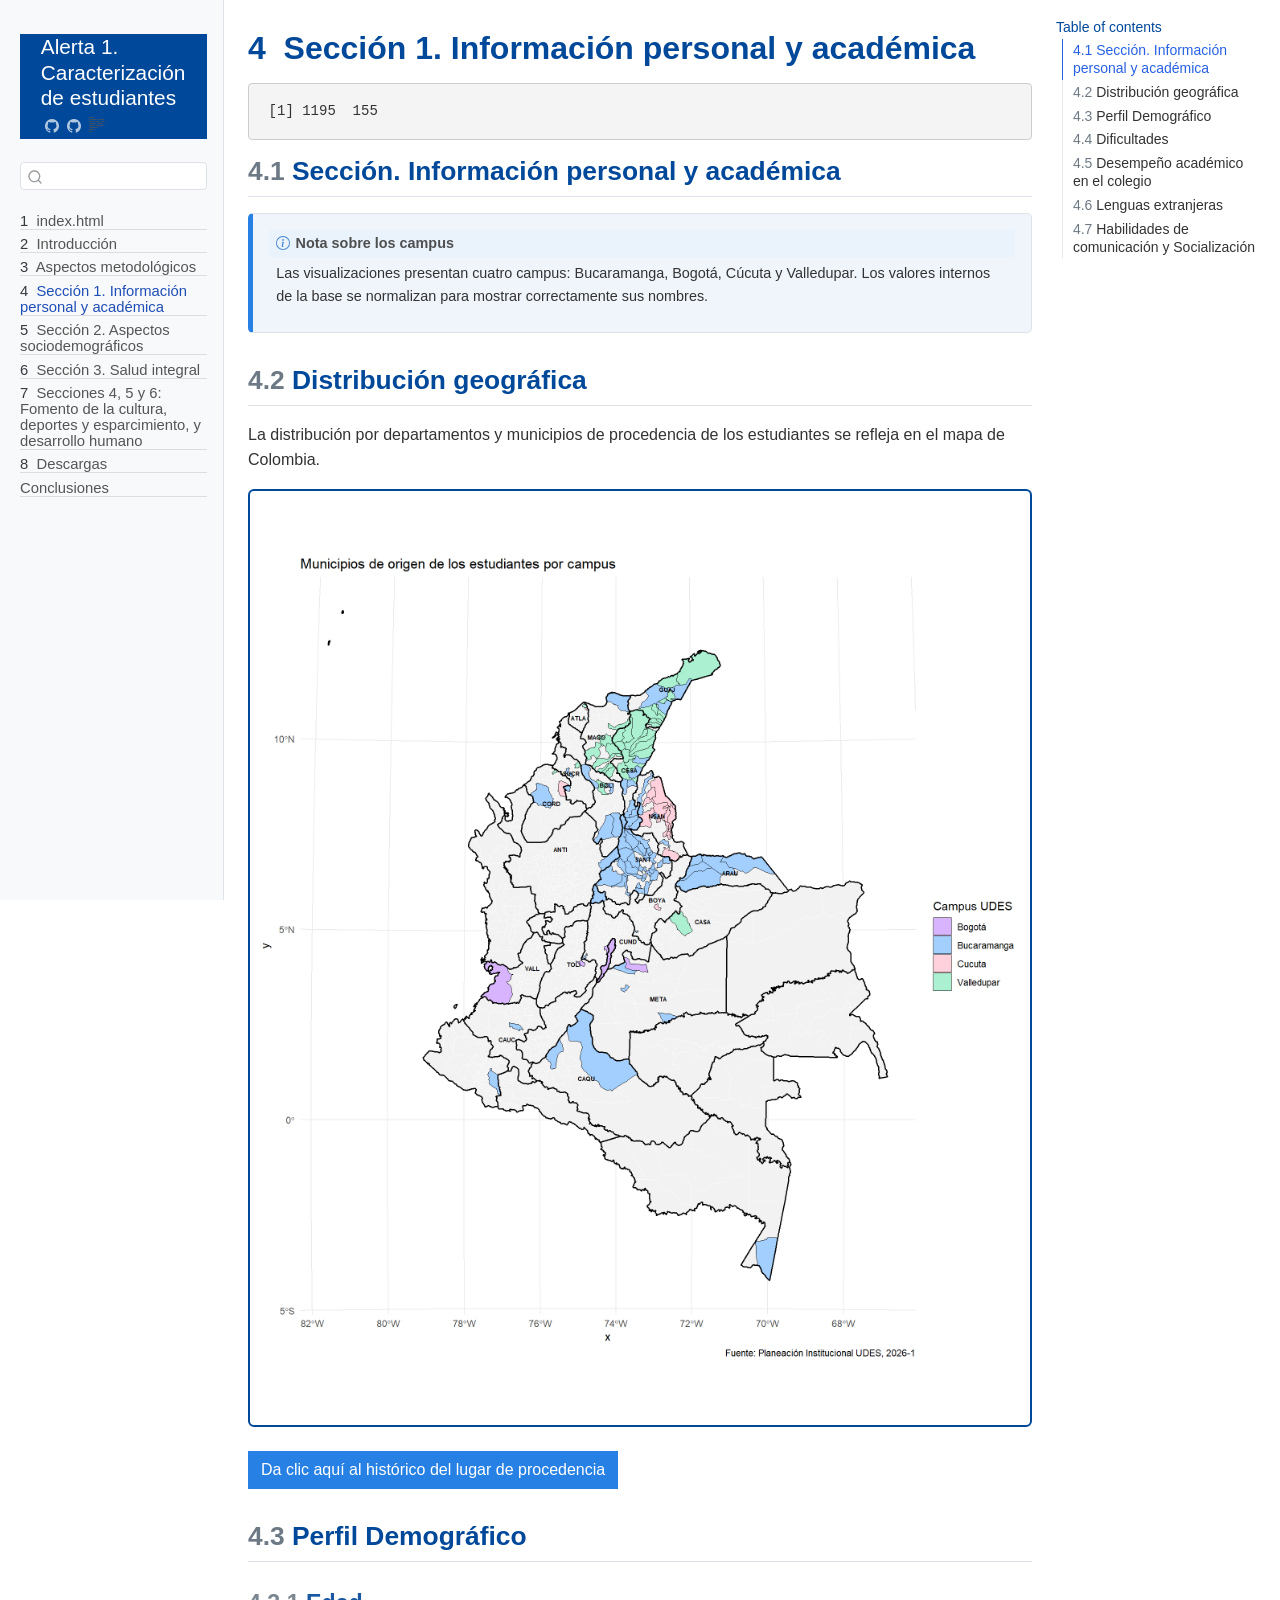
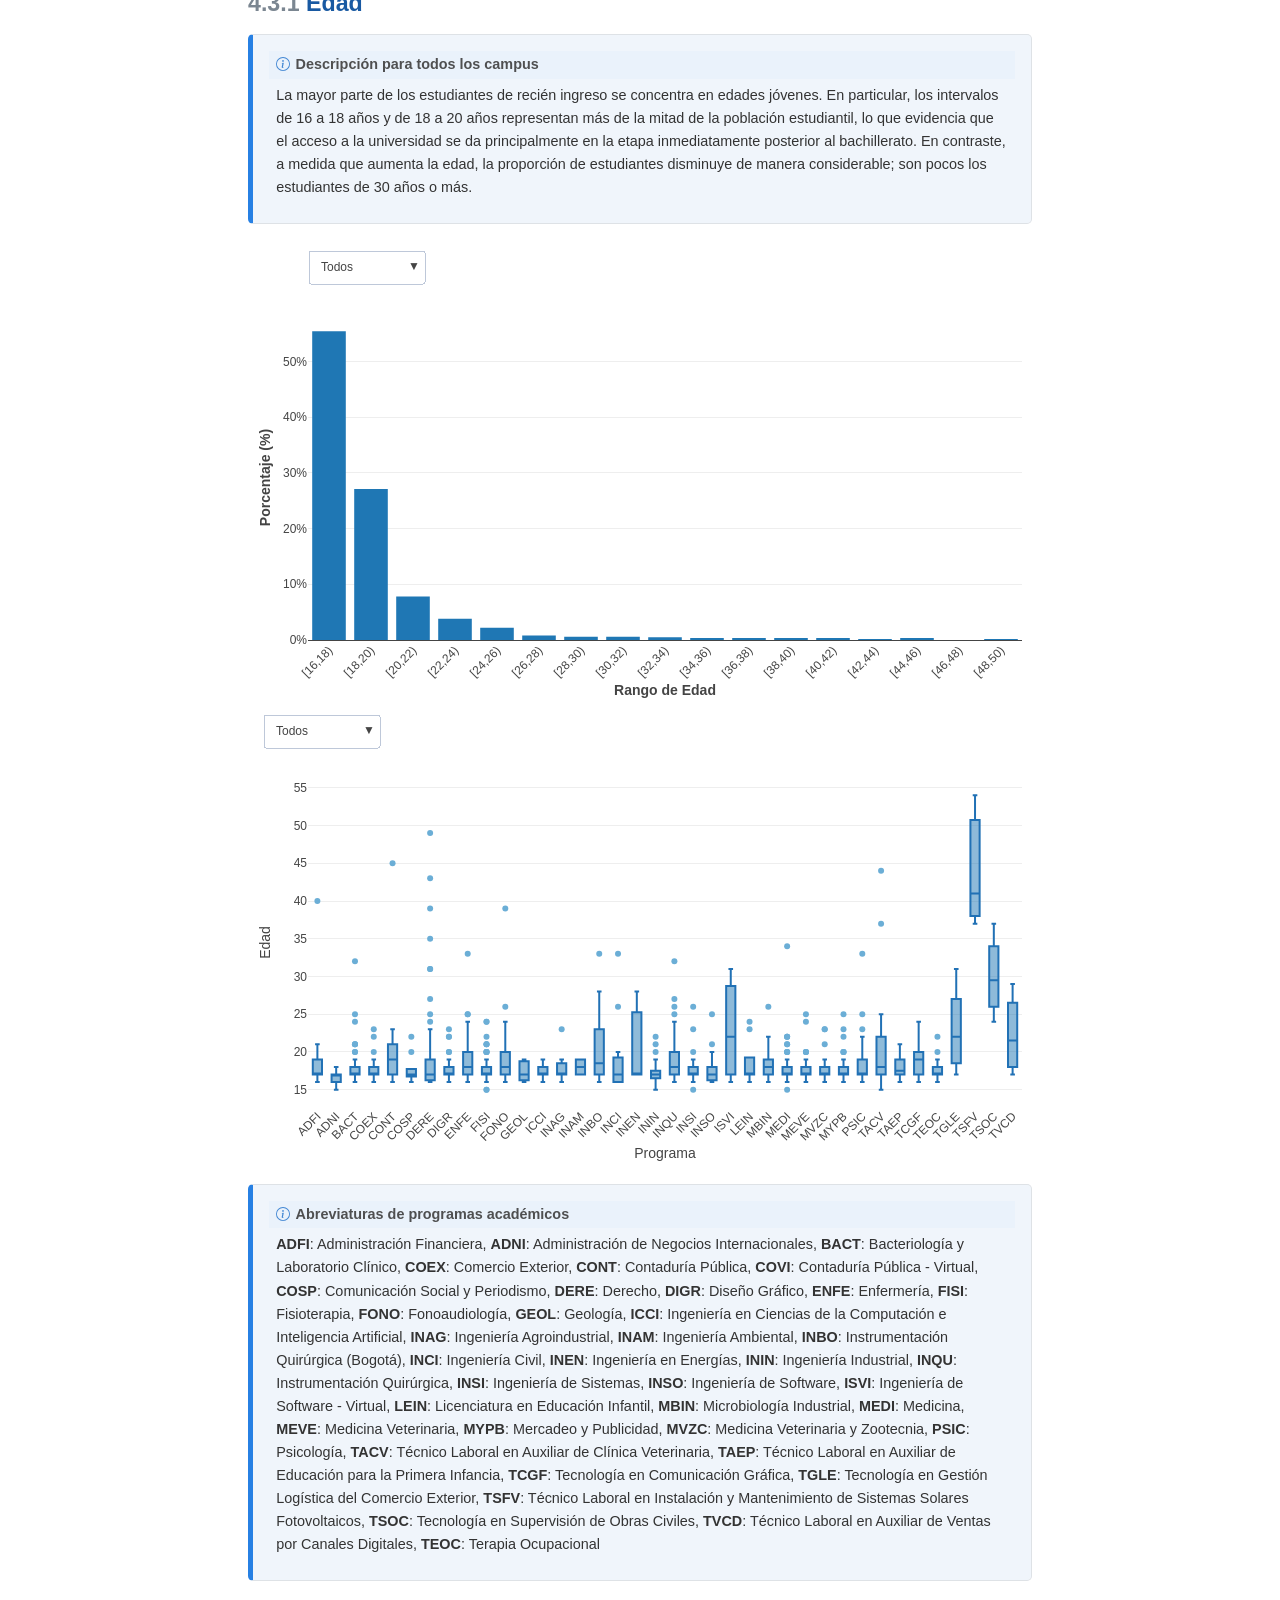
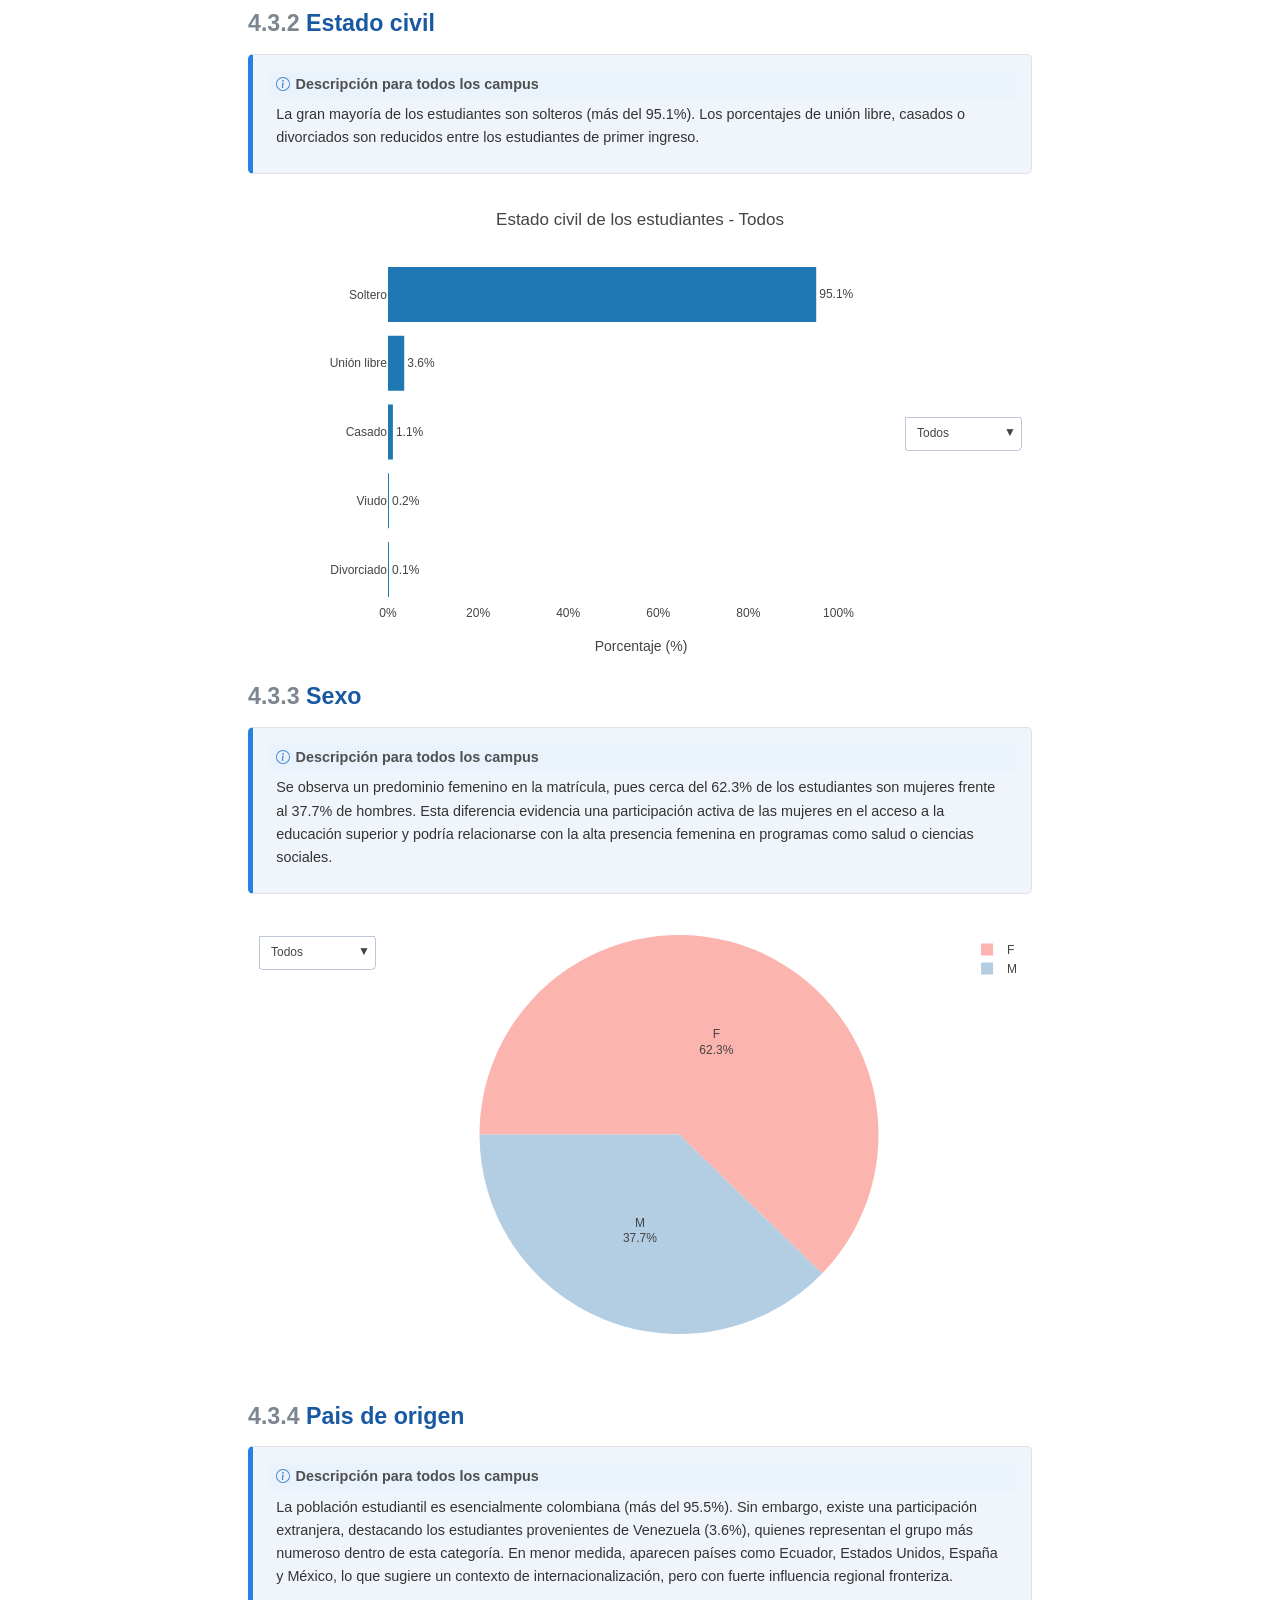
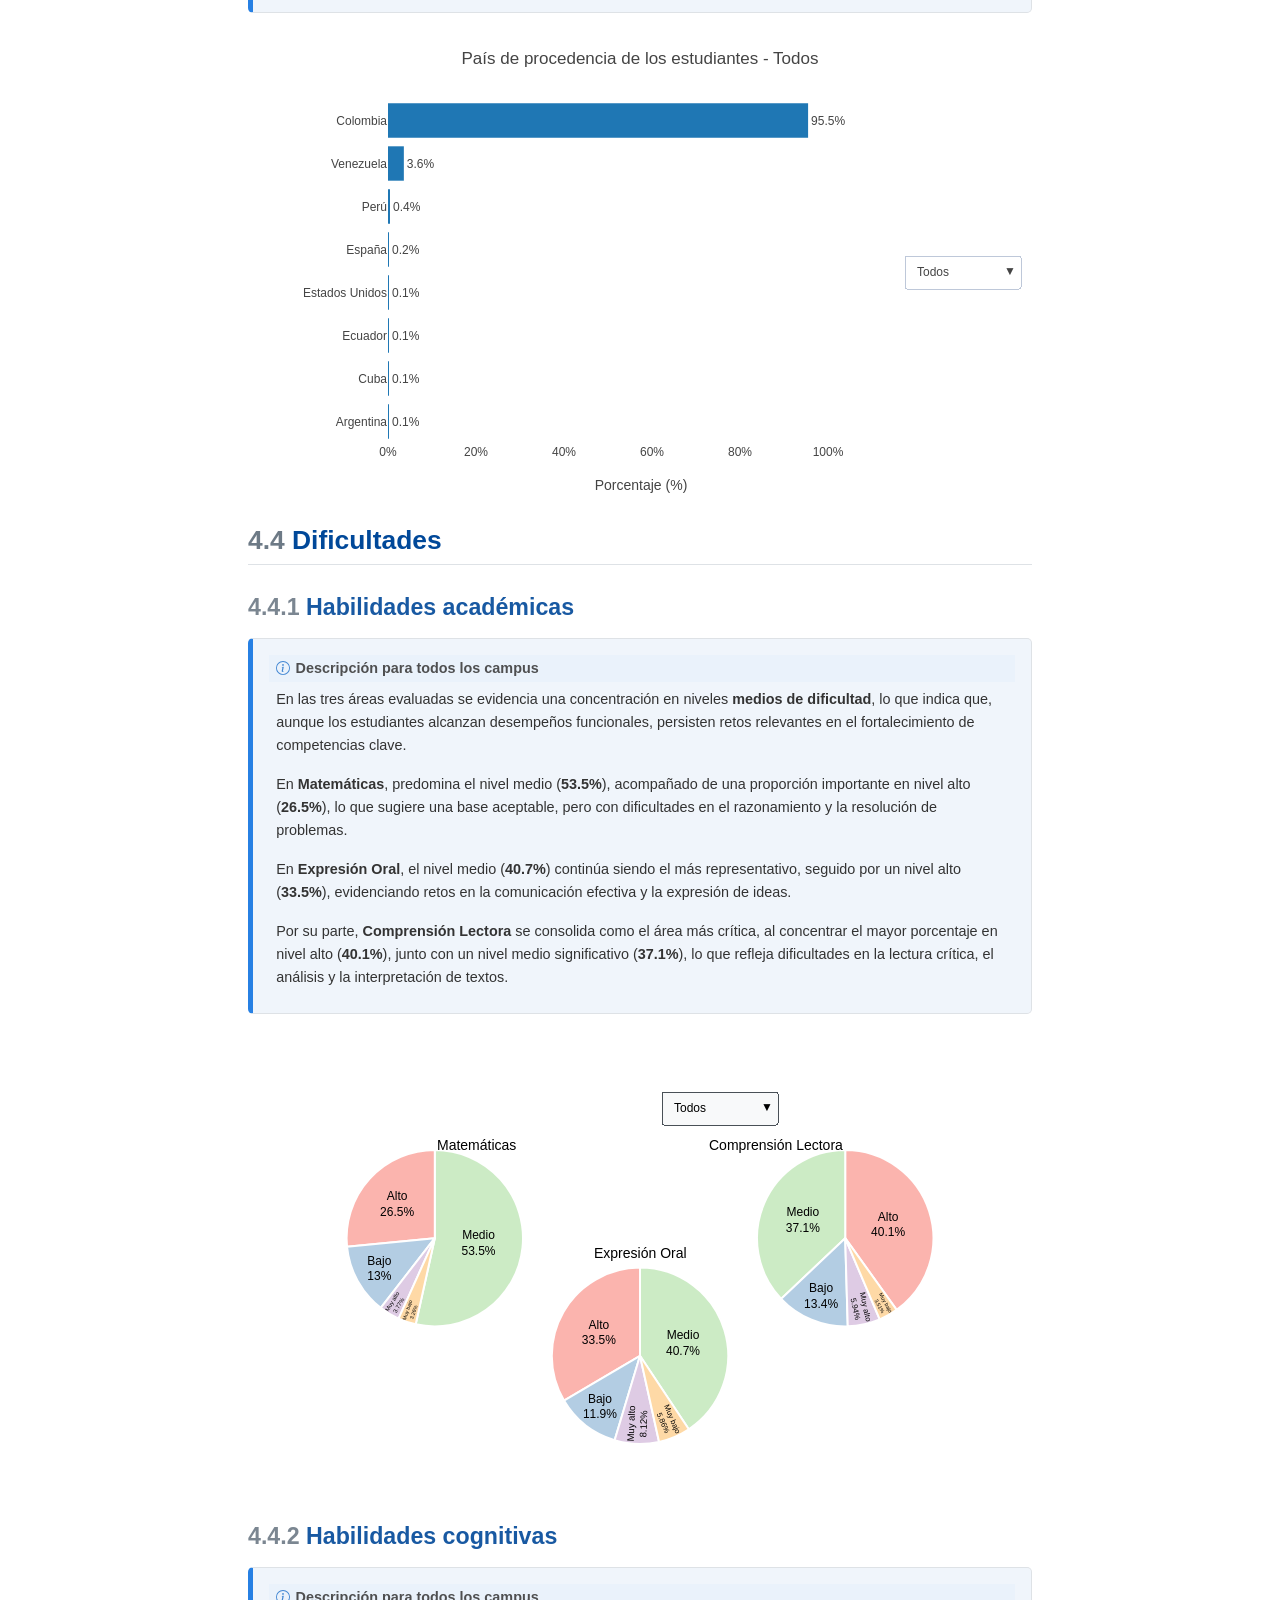
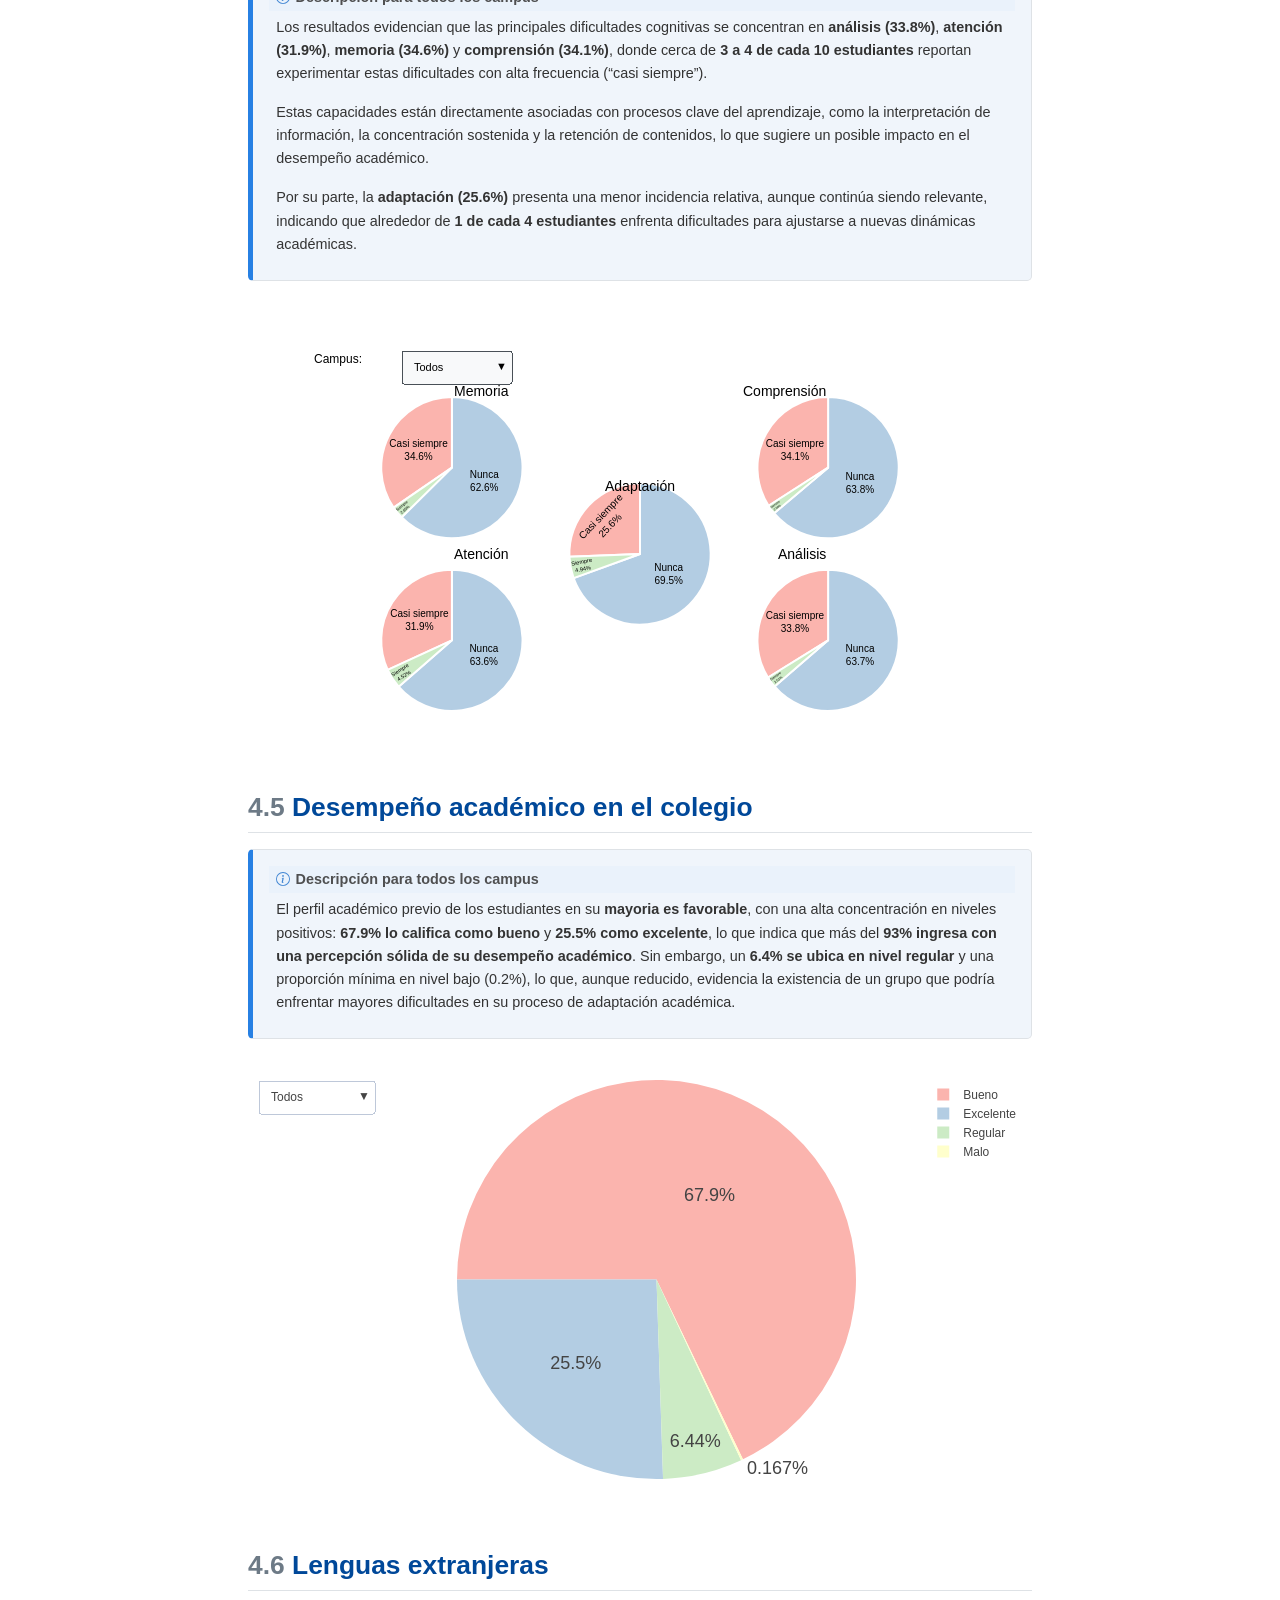
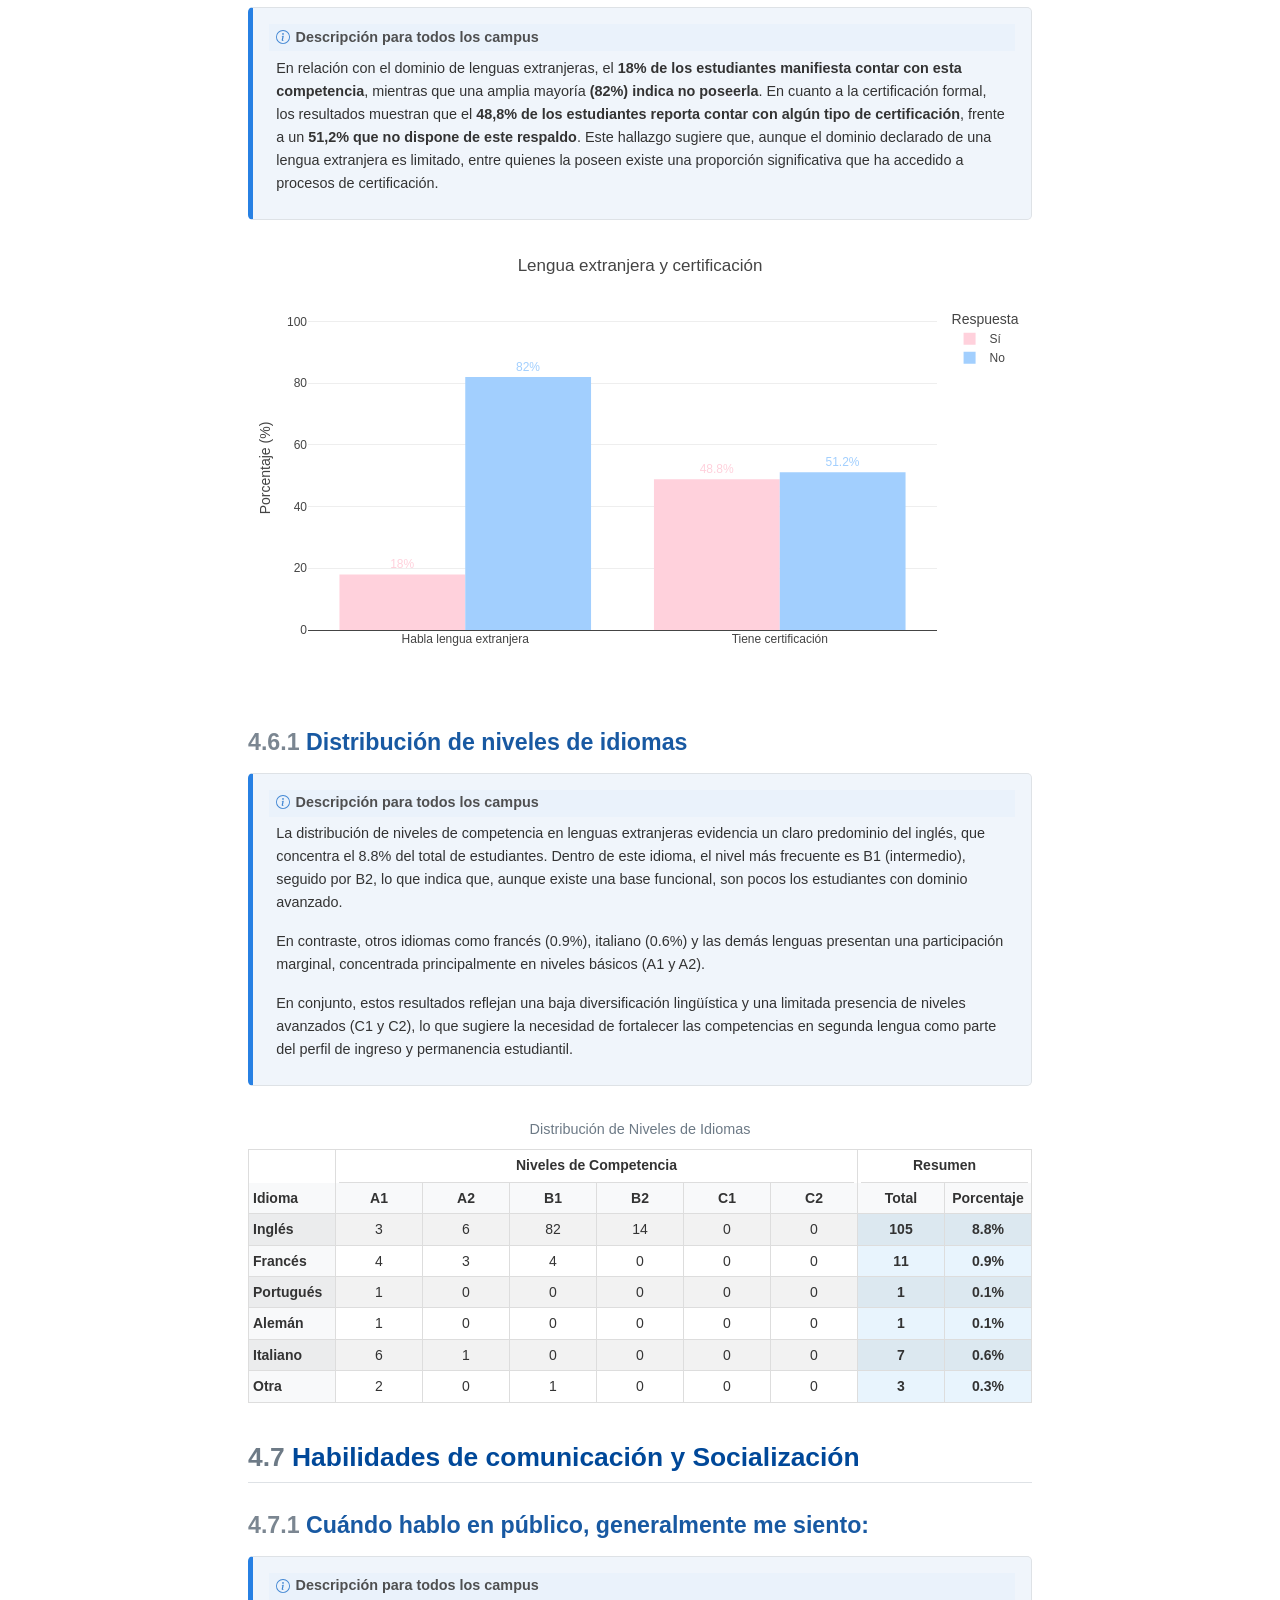
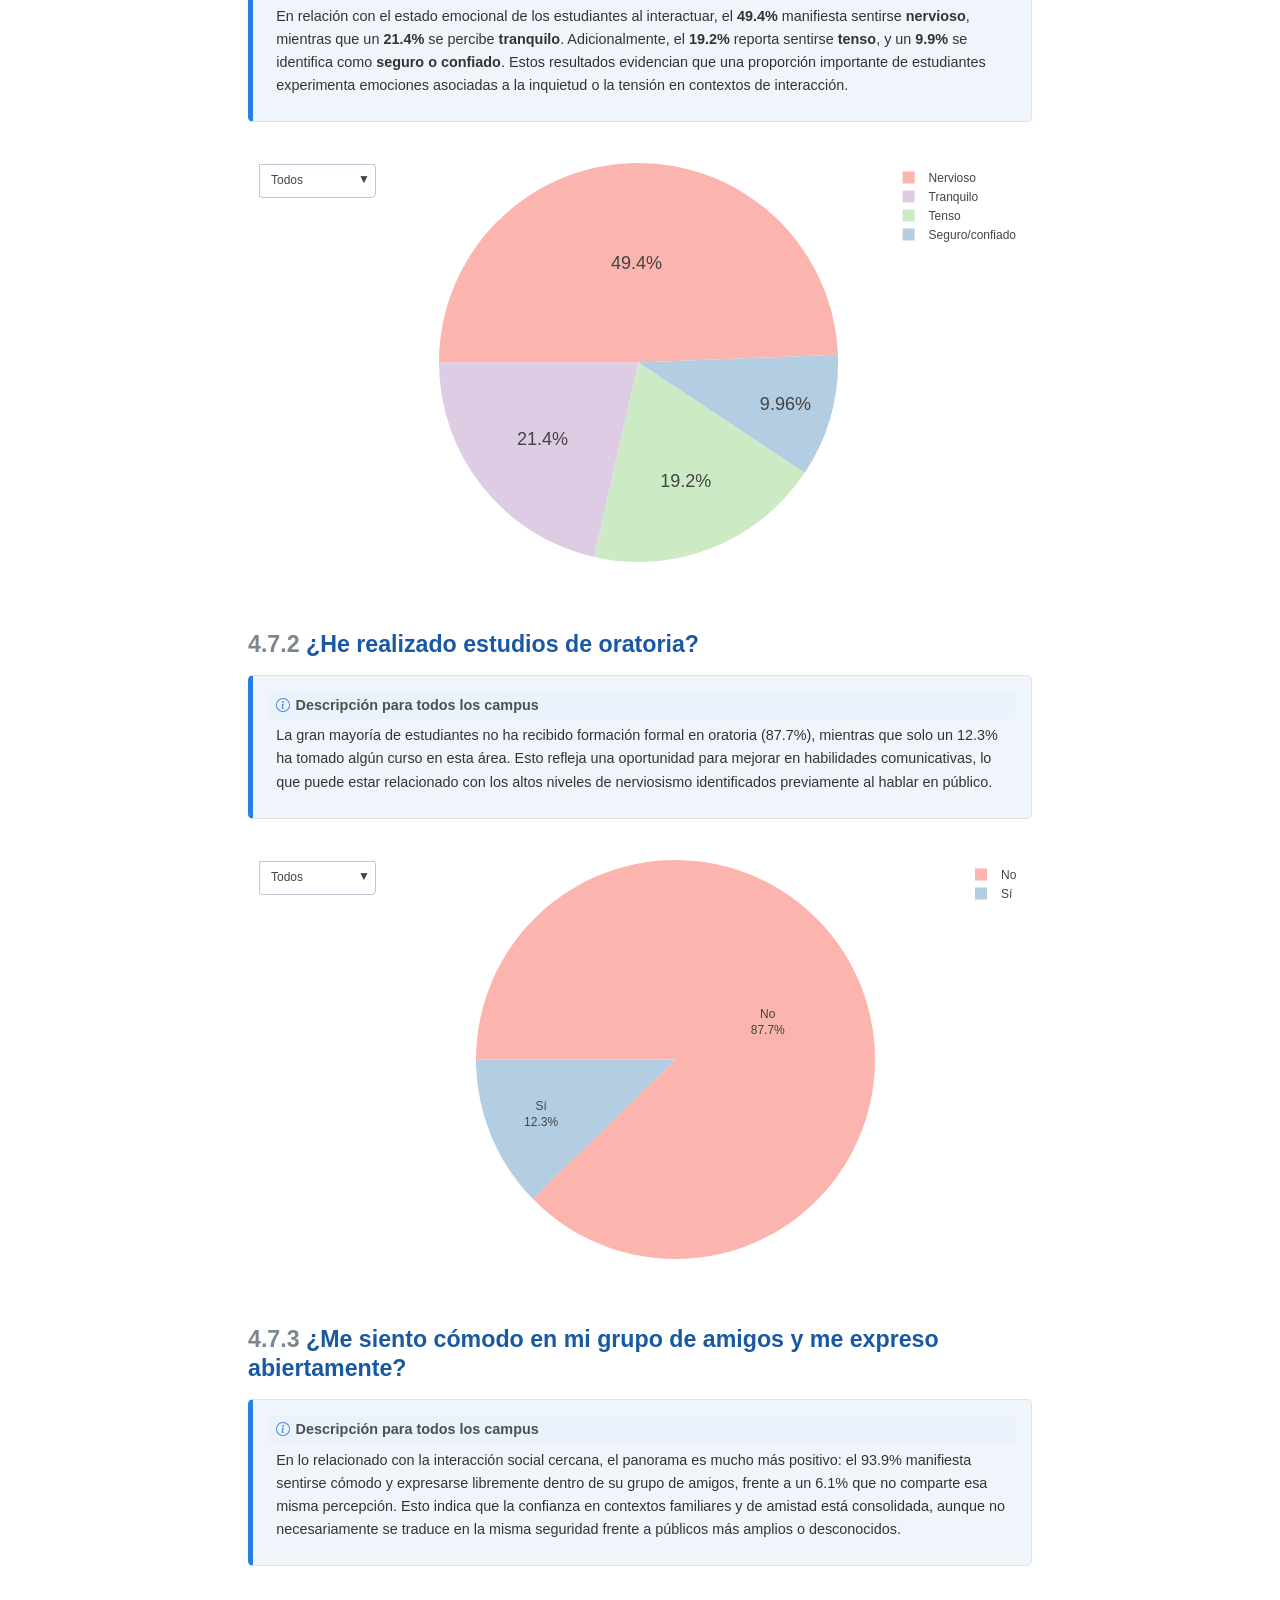
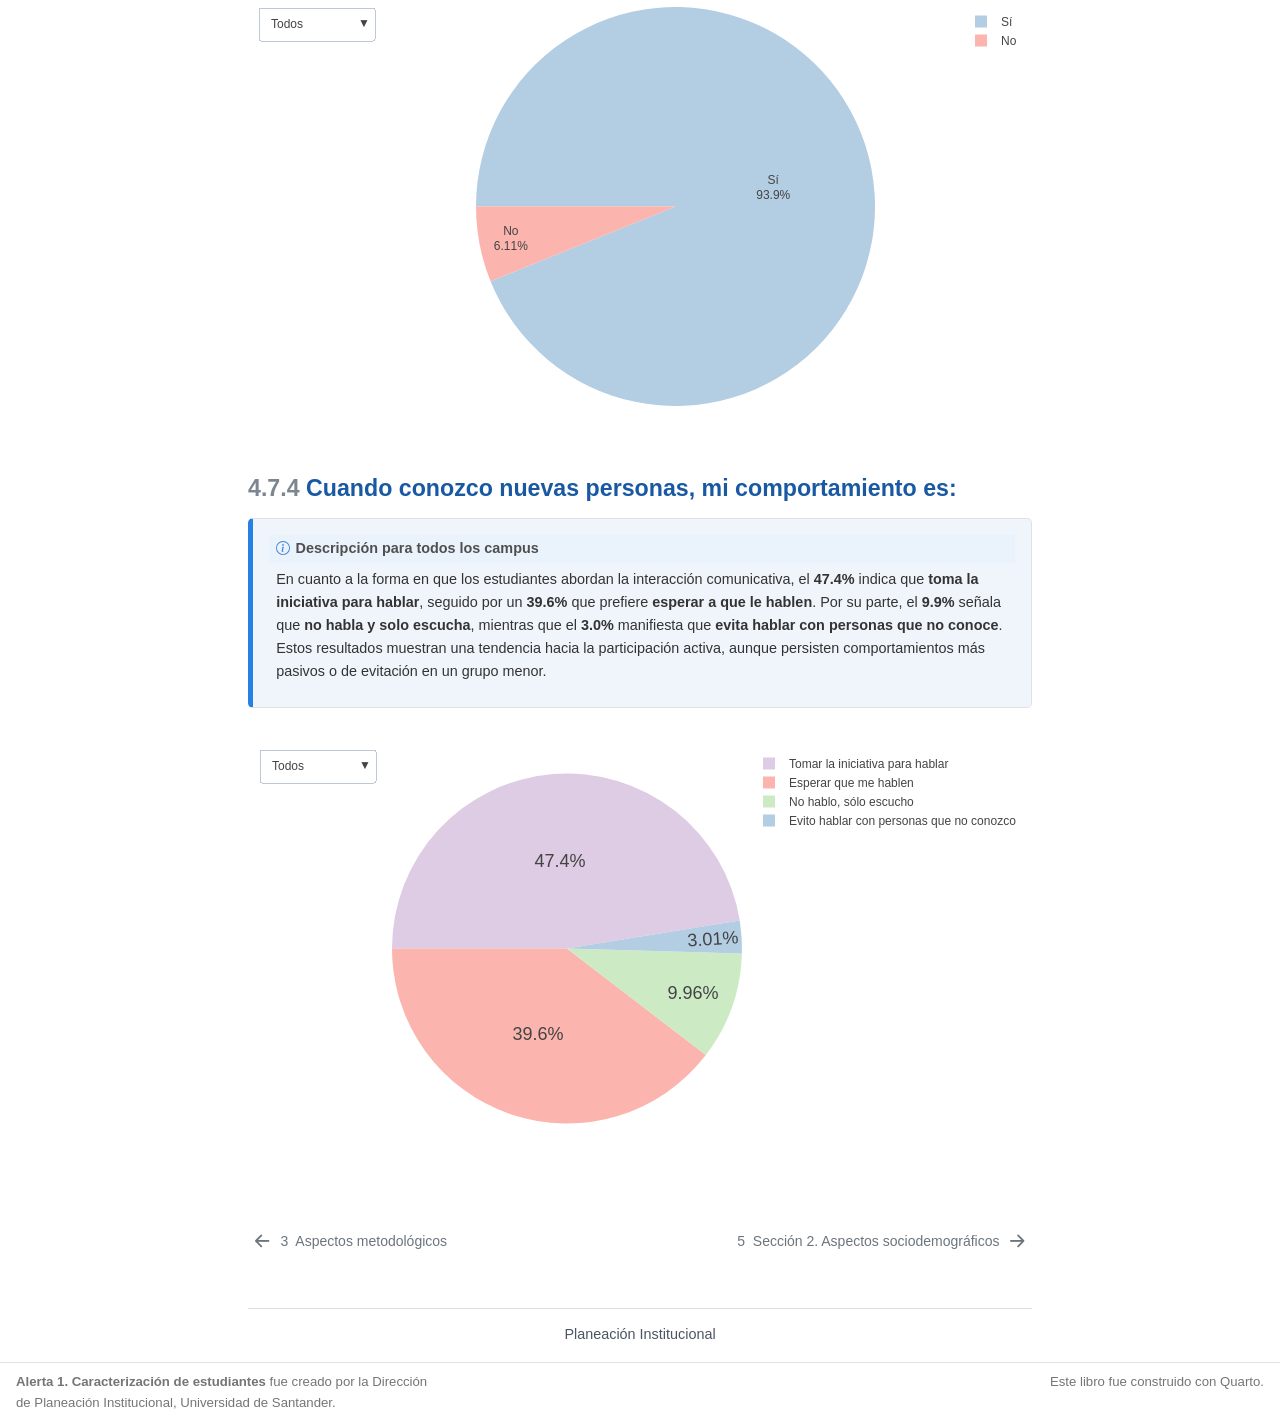
<file: docs/Seccion1.html>
<!DOCTYPE html>
<html xmlns="http://www.w3.org/1999/xhtml" lang="en" xml:lang="en"><head>

<meta charset="utf-8">
<meta name="generator" content="quarto-1.7.33">

<meta name="viewport" content="width=device-width, initial-scale=1.0, user-scalable=yes">


<title>4&nbsp; Sección 1. Información personal y académica – Alerta 1. Caracterización de estudiantes</title>
<style>
code{white-space: pre-wrap;}
span.smallcaps{font-variant: small-caps;}
div.columns{display: flex; gap: min(4vw, 1.5em);}
div.column{flex: auto; overflow-x: auto;}
div.hanging-indent{margin-left: 1.5em; text-indent: -1.5em;}
ul.task-list{list-style: none;}
ul.task-list li input[type="checkbox"] {
  width: 0.8em;
  margin: 0 0.8em 0.2em -1em; /* quarto-specific, see https://github.com/quarto-dev/quarto-cli/issues/4556 */ 
  vertical-align: middle;
}
</style>


<script src="site_libs/quarto-nav/quarto-nav.js"></script>
<script src="site_libs/quarto-nav/headroom.min.js"></script>
<script src="site_libs/clipboard/clipboard.min.js"></script>
<script src="site_libs/quarto-search/autocomplete.umd.js"></script>
<script src="site_libs/quarto-search/fuse.min.js"></script>
<script src="site_libs/quarto-search/quarto-search.js"></script>
<meta name="quarto:offset" content="./">
<link href="./Seccion2.html" rel="next">
<link href="./Seccion0.html" rel="prev">
<script src="site_libs/quarto-html/quarto.js" type="module"></script>
<script src="site_libs/quarto-html/tabsets/tabsets.js" type="module"></script>
<script src="site_libs/quarto-html/popper.min.js"></script>
<script src="site_libs/quarto-html/tippy.umd.min.js"></script>
<script src="site_libs/quarto-html/anchor.min.js"></script>
<link href="site_libs/quarto-html/tippy.css" rel="stylesheet">
<link href="site_libs/quarto-html/quarto-syntax-highlighting-ea385d0e468b0dd5ea5bf0780b1290d9.css" rel="stylesheet" id="quarto-text-highlighting-styles">
<script src="site_libs/bootstrap/bootstrap.min.js"></script>
<link href="site_libs/bootstrap/bootstrap-icons.css" rel="stylesheet">
<link href="site_libs/bootstrap/bootstrap-e41c52433b7b17f137c3030fa62955b6.min.css" rel="stylesheet" append-hash="true" id="quarto-bootstrap" data-mode="light">
<script id="quarto-search-options" type="application/json">{
  "location": "sidebar",
  "copy-button": false,
  "collapse-after": 3,
  "panel-placement": "start",
  "type": "textbox",
  "limit": 50,
  "keyboard-shortcut": [
    "f",
    "/",
    "s"
  ],
  "show-item-context": false,
  "language": {
    "search-no-results-text": "No results",
    "search-matching-documents-text": "matching documents",
    "search-copy-link-title": "Copy link to search",
    "search-hide-matches-text": "Hide additional matches",
    "search-more-match-text": "more match in this document",
    "search-more-matches-text": "more matches in this document",
    "search-clear-button-title": "Clear",
    "search-text-placeholder": "",
    "search-detached-cancel-button-title": "Cancel",
    "search-submit-button-title": "Submit",
    "search-label": "Search"
  }
}</script>
<link rel="stylesheet" href="https://cdn.jsdelivr.net/npm/bootstrap-icons@1.11.3/font/bootstrap-icons.css">
<link href="site_libs/htmltools-fill-0.5.9/fill.css" rel="stylesheet">

<script src="site_libs/htmlwidgets-1.6.4/htmlwidgets.js"></script>

<script src="site_libs/plotly-binding-4.12.0/plotly.js"></script>

<script src="site_libs/typedarray-0.1/typedarray.min.js"></script>

<script src="site_libs/jquery-3.5.1/jquery.min.js"></script>

<link href="site_libs/crosstalk-1.2.2/css/crosstalk.min.css" rel="stylesheet">

<script src="site_libs/crosstalk-1.2.2/js/crosstalk.min.js"></script>

<link href="site_libs/plotly-htmlwidgets-css-2.25.2/plotly-htmlwidgets.css" rel="stylesheet">

<script src="site_libs/plotly-main-2.25.2/plotly-latest.min.js"></script>

<script src="site_libs/kePrint-0.0.1/kePrint.js"></script>

<link href="site_libs/lightable-0.0.1/lightable.css" rel="stylesheet">



<link rel="stylesheet" href="style.css">
</head>

<body class="nav-sidebar docked quarto-light">

<div id="quarto-search-results"></div>
  <header id="quarto-header" class="headroom fixed-top">
  <nav class="quarto-secondary-nav">
    <div class="container-fluid d-flex">
      <button type="button" class="quarto-btn-toggle btn" data-bs-toggle="collapse" role="button" data-bs-target=".quarto-sidebar-collapse-item" aria-controls="quarto-sidebar" aria-expanded="false" aria-label="Toggle sidebar navigation" onclick="if (window.quartoToggleHeadroom) { window.quartoToggleHeadroom(); }">
        <i class="bi bi-layout-text-sidebar-reverse"></i>
      </button>
        <nav class="quarto-page-breadcrumbs" aria-label="breadcrumb"><ol class="breadcrumb"><li class="breadcrumb-item"><a href="./Seccion1.html"><span class="chapter-number">4</span>&nbsp; <span class="chapter-title">Sección 1. Información personal y académica</span></a></li></ol></nav>
        <a class="flex-grow-1" role="navigation" data-bs-toggle="collapse" data-bs-target=".quarto-sidebar-collapse-item" aria-controls="quarto-sidebar" aria-expanded="false" aria-label="Toggle sidebar navigation" onclick="if (window.quartoToggleHeadroom) { window.quartoToggleHeadroom(); }">      
        </a>
      <button type="button" class="btn quarto-search-button" aria-label="Search" onclick="window.quartoOpenSearch();">
        <i class="bi bi-search"></i>
      </button>
    </div>
  </nav>
</header>
<!-- content -->
<div id="quarto-content" class="quarto-container page-columns page-rows-contents page-layout-article">
<!-- sidebar -->
  <nav id="quarto-sidebar" class="sidebar collapse collapse-horizontal quarto-sidebar-collapse-item sidebar-navigation docked overflow-auto">
    <div class="pt-lg-2 mt-2 text-left sidebar-header">
    <div class="sidebar-title mb-0 py-0">
      <a href="./">Alerta 1. Caracterización de estudiantes</a> 
        <div class="sidebar-tools-main tools-wide">
    <a href="https://github.com/udesanalitica/alerta1_cx_2026-1" title="Repositorio GitHub" class="quarto-navigation-tool px-1" aria-label="Repositorio GitHub"><i class="bi bi-github"></i></a>
    <a href="https://github.com/udesanalitica/alerta1_cx_2026-1" title="Source Code" class="quarto-navigation-tool px-1" aria-label="Source Code"><i class="bi bi-github"></i></a>
  <a href="" class="quarto-reader-toggle quarto-navigation-tool px-1" onclick="window.quartoToggleReader(); return false;" title="Toggle reader mode">
  <div class="quarto-reader-toggle-btn">
  <i class="bi"></i>
  </div>
</a>
</div>
    </div>
      </div>
        <div class="mt-2 flex-shrink-0 align-items-center">
        <div class="sidebar-search">
        <div id="quarto-search" class="" title="Search"></div>
        </div>
        </div>
    <div class="sidebar-menu-container"> 
    <ul class="list-unstyled mt-1">
        <li class="sidebar-item">
  <div class="sidebar-item-container"> 
  <a href="./index.html" class="sidebar-item-text sidebar-link">
 <span class="menu-text"><span class="chapter-number">1</span>&nbsp; <span class="chapter-title">index.html</span></span></a>
  </div>
</li>
        <li class="sidebar-item">
  <div class="sidebar-item-container"> 
  <a href="./intro.html" class="sidebar-item-text sidebar-link">
 <span class="menu-text"><span class="chapter-number">2</span>&nbsp; <span class="chapter-title">Introducción</span></span></a>
  </div>
</li>
        <li class="sidebar-item">
  <div class="sidebar-item-container"> 
  <a href="./Seccion0.html" class="sidebar-item-text sidebar-link">
 <span class="menu-text"><span class="chapter-number">3</span>&nbsp; <span class="chapter-title">Aspectos metodológicos</span></span></a>
  </div>
</li>
        <li class="sidebar-item">
  <div class="sidebar-item-container"> 
  <a href="./Seccion1.html" class="sidebar-item-text sidebar-link active">
 <span class="menu-text"><span class="chapter-number">4</span>&nbsp; <span class="chapter-title">Sección 1. Información personal y académica</span></span></a>
  </div>
</li>
        <li class="sidebar-item">
  <div class="sidebar-item-container"> 
  <a href="./Seccion2.html" class="sidebar-item-text sidebar-link">
 <span class="menu-text"><span class="chapter-number">5</span>&nbsp; <span class="chapter-title">Sección 2. Aspectos sociodemográficos</span></span></a>
  </div>
</li>
        <li class="sidebar-item">
  <div class="sidebar-item-container"> 
  <a href="./Seccion3.html" class="sidebar-item-text sidebar-link">
 <span class="menu-text"><span class="chapter-number">6</span>&nbsp; <span class="chapter-title">Sección 3. Salud integral</span></span></a>
  </div>
</li>
        <li class="sidebar-item">
  <div class="sidebar-item-container"> 
  <a href="./Seccion4.html" class="sidebar-item-text sidebar-link">
 <span class="menu-text"><span class="chapter-number">7</span>&nbsp; <span class="chapter-title">Secciones 4, 5 y 6: Fomento de la cultura, deportes y esparcimiento, y desarrollo humano</span></span></a>
  </div>
</li>
        <li class="sidebar-item">
  <div class="sidebar-item-container"> 
  <a href="./Descargas.html" class="sidebar-item-text sidebar-link">
 <span class="menu-text"><span class="chapter-number">8</span>&nbsp; <span class="chapter-title">Descargas</span></span></a>
  </div>
</li>
        <li class="sidebar-item">
  <div class="sidebar-item-container"> 
  <a href="./Conclusiones.html" class="sidebar-item-text sidebar-link">
 <span class="menu-text">Conclusiones</span></a>
  </div>
</li>
    </ul>
    </div>
</nav>
<div id="quarto-sidebar-glass" class="quarto-sidebar-collapse-item" data-bs-toggle="collapse" data-bs-target=".quarto-sidebar-collapse-item"></div>
<!-- margin-sidebar -->
    <div id="quarto-margin-sidebar" class="sidebar margin-sidebar">
        <nav id="TOC" role="doc-toc" class="toc-active">
    <h2 id="toc-title">Table of contents</h2>
   
  <ul>
  <li><a href="#sección.-información-personal-y-académica" id="toc-sección.-información-personal-y-académica" class="nav-link active" data-scroll-target="#sección.-información-personal-y-académica"><span class="header-section-number">4.1</span> Sección. Información personal y académica</a></li>
  <li><a href="#distribución-geográfica" id="toc-distribución-geográfica" class="nav-link" data-scroll-target="#distribución-geográfica"><span class="header-section-number">4.2</span> Distribución geográfica</a></li>
  <li><a href="#perfil-demográfico" id="toc-perfil-demográfico" class="nav-link" data-scroll-target="#perfil-demográfico"><span class="header-section-number">4.3</span> Perfil Demográfico</a>
  <ul class="collapse">
  <li><a href="#edad" id="toc-edad" class="nav-link" data-scroll-target="#edad"><span class="header-section-number">4.3.1</span> Edad</a></li>
  <li><a href="#estado-civil" id="toc-estado-civil" class="nav-link" data-scroll-target="#estado-civil"><span class="header-section-number">4.3.2</span> Estado civil</a></li>
  <li><a href="#sexo" id="toc-sexo" class="nav-link" data-scroll-target="#sexo"><span class="header-section-number">4.3.3</span> Sexo</a></li>
  <li><a href="#pais-de-origen" id="toc-pais-de-origen" class="nav-link" data-scroll-target="#pais-de-origen"><span class="header-section-number">4.3.4</span> Pais de origen</a></li>
  </ul></li>
  <li><a href="#dificultades" id="toc-dificultades" class="nav-link" data-scroll-target="#dificultades"><span class="header-section-number">4.4</span> Dificultades</a>
  <ul class="collapse">
  <li><a href="#habilidades-académicas" id="toc-habilidades-académicas" class="nav-link" data-scroll-target="#habilidades-académicas"><span class="header-section-number">4.4.1</span> Habilidades académicas</a></li>
  <li><a href="#habilidades-cognitivas" id="toc-habilidades-cognitivas" class="nav-link" data-scroll-target="#habilidades-cognitivas"><span class="header-section-number">4.4.2</span> Habilidades cognitivas</a></li>
  </ul></li>
  <li><a href="#desempeño-académico-en-el-colegio" id="toc-desempeño-académico-en-el-colegio" class="nav-link" data-scroll-target="#desempeño-académico-en-el-colegio"><span class="header-section-number">4.5</span> Desempeño académico en el colegio</a></li>
  <li><a href="#lenguas-extranjeras" id="toc-lenguas-extranjeras" class="nav-link" data-scroll-target="#lenguas-extranjeras"><span class="header-section-number">4.6</span> Lenguas extranjeras</a>
  <ul class="collapse">
  <li><a href="#distribución-de-niveles-de-idiomas" id="toc-distribución-de-niveles-de-idiomas" class="nav-link" data-scroll-target="#distribución-de-niveles-de-idiomas"><span class="header-section-number">4.6.1</span> Distribución de niveles de idiomas</a></li>
  </ul></li>
  <li><a href="#habilidades-de-comunicación-y-socialización" id="toc-habilidades-de-comunicación-y-socialización" class="nav-link" data-scroll-target="#habilidades-de-comunicación-y-socialización"><span class="header-section-number">4.7</span> Habilidades de comunicación y Socialización</a>
  <ul class="collapse">
  <li><a href="#cuándo-hablo-en-público-generalmente-me-siento" id="toc-cuándo-hablo-en-público-generalmente-me-siento" class="nav-link" data-scroll-target="#cuándo-hablo-en-público-generalmente-me-siento"><span class="header-section-number">4.7.1</span> Cuándo hablo en público, generalmente me siento:</a></li>
  <li><a href="#he-realizado-estudios-de-oratoria" id="toc-he-realizado-estudios-de-oratoria" class="nav-link" data-scroll-target="#he-realizado-estudios-de-oratoria"><span class="header-section-number">4.7.2</span> ¿He realizado estudios de oratoria?</a></li>
  <li><a href="#me-siento-cómodo-en-mi-grupo-de-amigos-y-me-expreso-abiertamente" id="toc-me-siento-cómodo-en-mi-grupo-de-amigos-y-me-expreso-abiertamente" class="nav-link" data-scroll-target="#me-siento-cómodo-en-mi-grupo-de-amigos-y-me-expreso-abiertamente"><span class="header-section-number">4.7.3</span> ¿Me siento cómodo en mi grupo de amigos y me expreso abiertamente?</a></li>
  <li><a href="#cuando-conozco-nuevas-personas-mi-comportamiento-es" id="toc-cuando-conozco-nuevas-personas-mi-comportamiento-es" class="nav-link" data-scroll-target="#cuando-conozco-nuevas-personas-mi-comportamiento-es"><span class="header-section-number">4.7.4</span> Cuando conozco nuevas personas, mi comportamiento es:</a></li>
  </ul></li>
  </ul>
</nav>
    </div>
<!-- main -->
<main class="content" id="quarto-document-content">

<header id="title-block-header" class="quarto-title-block default">
<div class="quarto-title">
<h1 class="title"><span class="chapter-number">4</span>&nbsp; <span class="chapter-title">Sección 1. Información personal y académica</span></h1>
</div>



<div class="quarto-title-meta">

    
  
    
  </div>
  


</header>


<div class="cell">
<div class="cell-output cell-output-stdout">
<pre><code>[1] 1195  155</code></pre>
</div>
</div>
<section id="sección.-información-personal-y-académica" class="level2" data-number="4.1">
<h2 data-number="4.1" class="anchored" data-anchor-id="sección.-información-personal-y-académica"><span class="header-section-number">4.1</span> Sección. Información personal y académica</h2>
<div class="callout callout-style-default callout-note callout-titled" title="Nota sobre los campus">
<div class="callout-header d-flex align-content-center">
<div class="callout-icon-container">
<i class="callout-icon"></i>
</div>
<div class="callout-title-container flex-fill">
Nota sobre los campus
</div>
</div>
<div class="callout-body-container callout-body">
<p>Las visualizaciones presentan cuatro campus: Bucaramanga, Bogotá, Cúcuta y Valledupar. Los valores internos de la base se normalizan para mostrar correctamente sus nombres.</p>
</div>
</div>
</section>
<section id="distribución-geográfica" class="level2" data-number="4.2">
<h2 data-number="4.2" class="anchored" data-anchor-id="distribución-geográfica"><span class="header-section-number">4.2</span> Distribución geográfica</h2>
<p>La distribución por departamentos y municipios de procedencia de los estudiantes se refleja en el mapa de Colombia.</p>
<div class="cell">
<div class="cell-output-display">
<div>
<figure class="figure">
<p><img src="Seccion1_files/figure-html/unnamed-chunk-4-1.png" class="img-fluid figure-img" width="960"></p>
</figure>
</div>
</div>
</div>
<p><a href="https://public.tableau.com/shared/DDQ2TGSKD?:display_count=y&amp;:origin=viz_share_link&amp;:embed=y" class="btn btn-primary" target="_blank">Da clic aquí al histórico del lugar de procedencia</a></p>
</section>
<section id="perfil-demográfico" class="level2" data-number="4.3">
<h2 data-number="4.3" class="anchored" data-anchor-id="perfil-demográfico"><span class="header-section-number">4.3</span> Perfil Demográfico</h2>
<section id="edad" class="level3" data-number="4.3.1">
<h3 data-number="4.3.1" class="anchored" data-anchor-id="edad"><span class="header-section-number">4.3.1</span> Edad</h3>
<div class="callout callout-style-default callout-note callout-titled" title="Descripción para todos los campus">
<div class="callout-header d-flex align-content-center">
<div class="callout-icon-container">
<i class="callout-icon"></i>
</div>
<div class="callout-title-container flex-fill">
Descripción para todos los campus
</div>
</div>
<div class="callout-body-container callout-body">
<p>La mayor parte de los estudiantes de recién ingreso se concentra en edades jóvenes. En particular, los intervalos de 16 a 18 años y de 18 a 20 años representan más de la mitad de la población estudiantil, lo que evidencia que el acceso a la universidad se da principalmente en la etapa inmediatamente posterior al bachillerato. En contraste, a medida que aumenta la edad, la proporción de estudiantes disminuye de manera considerable; son pocos los estudiantes de 30 años o más.</p>
</div>
</div>
<div class="cell">
<div class="cell-output-display">
<div class="plotly html-widget html-fill-item" id="htmlwidget-65017270d6cc09f45f39" style="width:100%;height:464px;"></div>
<script type="application/json" data-for="htmlwidget-65017270d6cc09f45f39">{"x":{"visdat":{"61c86c54fb3":["function () ","plotlyVisDat"]},"cur_data":"61c86c54fb3","attrs":{"61c86c54fb3":{"x":{},"y":{},"hovertext":{},"hoverinfo":"text","transforms":[{"type":"filter","target":{},"operation":"=","value":"Todos"}],"alpha_stroke":1,"sizes":[10,100],"spans":[1,20],"type":"bar"}},"layout":{"margin":{"b":40,"l":60,"t":25,"r":10},"title":{"text":"<b><\/b>","x":0.5},"xaxis":{"domain":[0,1],"automargin":true,"title":"<b>Rango de Edad<\/b>","tickangle":-45,"type":"category","categoryorder":"array","categoryarray":["[16,18)","[18,20)","[20,22)","[22,24)","[24,26)","[26,28)","[28,30)","[30,32)","[32,34)","[34,36)","[36,38)","[38,40)","[40,42)","[42,44)","[44,46)","[46,48)","[48,50)"]},"yaxis":{"domain":[0,1],"automargin":true,"title":"<b>Porcentaje (%)<\/b>","ticksuffix":"%"},"updatemenus":[{"type":"dropdown","active":0,"x":0,"xanchor":"left","y":1.2,"yanchor":"top","buttons":[{"method":"restyle","args":["transforms[0].value","Todos"],"label":"Todos"},{"method":"restyle","args":["transforms[0].value","Bucaramanga"],"label":"Bucaramanga"},{"method":"restyle","args":["transforms[0].value","Bogotá"],"label":"Bogotá"},{"method":"restyle","args":["transforms[0].value","Cucuta"],"label":"Cucuta"},{"method":"restyle","args":["transforms[0].value","Valledupar"],"label":"Valledupar"}]}],"hovermode":"closest","showlegend":false},"source":"A","config":{"modeBarButtonsToAdd":["hoverclosest","hovercompare"],"showSendToCloud":false},"data":[{"x":["[16,18)","[18,20)","[20,22)","[22,24)","[24,26)","[26,28)","[28,30)","[32,34)","[16,18)","[18,20)","[20,22)","[22,24)","[24,26)","[26,28)","[28,30)","[30,32)","[32,34)","[36,38)","[38,40)","[40,42)","[44,46)","[16,18)","[18,20)","[20,22)","[22,24)","[24,26)","[26,28)","[30,32)","[32,34)","[34,36)","[42,44)","[48,50)","[16,18)","[18,20)","[20,22)","[22,24)","[24,26)","[30,32)","[32,34)","[34,36)","[38,40)","[16,18)","[18,20)","[20,22)","[22,24)","[24,26)","[26,28)","[28,30)","[30,32)","[32,34)","[34,36)","[36,38)","[38,40)","[40,42)","[42,44)","[44,46)","[48,50)"],"y":[42.299999999999997,19.199999999999999,7.7000000000000002,11.5,3.7999999999999998,3.7999999999999998,7.7000000000000002,3.7999999999999998,53.399999999999999,25.600000000000001,9,4.0999999999999996,2.7999999999999998,1.3,0.90000000000000002,0.90000000000000002,0.59999999999999998,0.59999999999999998,0.20000000000000001,0.40000000000000002,0.40000000000000002,56,29.199999999999999,7,3.7999999999999998,2,0.59999999999999998,0.29999999999999999,0.29999999999999999,0.29999999999999999,0.29999999999999999,0.29999999999999999,60,28.399999999999999,6.5,2.5,1.1000000000000001,0.40000000000000002,0.40000000000000002,0.40000000000000002,0.40000000000000002,55.399999999999999,27.100000000000001,7.7999999999999998,3.7999999999999998,2.2000000000000002,0.80000000000000004,0.59999999999999998,0.59999999999999998,0.5,0.20000000000000001,0.29999999999999999,0.20000000000000001,0.20000000000000001,0.10000000000000001,0.20000000000000001,0.10000000000000001],"hovertext":["<b>Campus:<\/b> Bogotá<br><b>Rango de Edad:<\/b> [16,18)<br><b>Porcentaje:<\/b> 42.3%","<b>Campus:<\/b> Bogotá<br><b>Rango de Edad:<\/b> [18,20)<br><b>Porcentaje:<\/b> 19.2%","<b>Campus:<\/b> Bogotá<br><b>Rango de Edad:<\/b> [20,22)<br><b>Porcentaje:<\/b> 7.7%","<b>Campus:<\/b> Bogotá<br><b>Rango de Edad:<\/b> [22,24)<br><b>Porcentaje:<\/b> 11.5%","<b>Campus:<\/b> Bogotá<br><b>Rango de Edad:<\/b> [24,26)<br><b>Porcentaje:<\/b> 3.8%","<b>Campus:<\/b> Bogotá<br><b>Rango de Edad:<\/b> [26,28)<br><b>Porcentaje:<\/b> 3.8%","<b>Campus:<\/b> Bogotá<br><b>Rango de Edad:<\/b> [28,30)<br><b>Porcentaje:<\/b> 7.7%","<b>Campus:<\/b> Bogotá<br><b>Rango de Edad:<\/b> [32,34)<br><b>Porcentaje:<\/b> 3.8%","<b>Campus:<\/b> Bucaramanga<br><b>Rango de Edad:<\/b> [16,18)<br><b>Porcentaje:<\/b> 53.4%","<b>Campus:<\/b> Bucaramanga<br><b>Rango de Edad:<\/b> [18,20)<br><b>Porcentaje:<\/b> 25.6%","<b>Campus:<\/b> Bucaramanga<br><b>Rango de Edad:<\/b> [20,22)<br><b>Porcentaje:<\/b> 9%","<b>Campus:<\/b> Bucaramanga<br><b>Rango de Edad:<\/b> [22,24)<br><b>Porcentaje:<\/b> 4.1%","<b>Campus:<\/b> Bucaramanga<br><b>Rango de Edad:<\/b> [24,26)<br><b>Porcentaje:<\/b> 2.8%","<b>Campus:<\/b> Bucaramanga<br><b>Rango de Edad:<\/b> [26,28)<br><b>Porcentaje:<\/b> 1.3%","<b>Campus:<\/b> Bucaramanga<br><b>Rango de Edad:<\/b> [28,30)<br><b>Porcentaje:<\/b> 0.9%","<b>Campus:<\/b> Bucaramanga<br><b>Rango de Edad:<\/b> [30,32)<br><b>Porcentaje:<\/b> 0.9%","<b>Campus:<\/b> Bucaramanga<br><b>Rango de Edad:<\/b> [32,34)<br><b>Porcentaje:<\/b> 0.6%","<b>Campus:<\/b> Bucaramanga<br><b>Rango de Edad:<\/b> [36,38)<br><b>Porcentaje:<\/b> 0.6%","<b>Campus:<\/b> Bucaramanga<br><b>Rango de Edad:<\/b> [38,40)<br><b>Porcentaje:<\/b> 0.2%","<b>Campus:<\/b> Bucaramanga<br><b>Rango de Edad:<\/b> [40,42)<br><b>Porcentaje:<\/b> 0.4%","<b>Campus:<\/b> Bucaramanga<br><b>Rango de Edad:<\/b> [44,46)<br><b>Porcentaje:<\/b> 0.4%","<b>Campus:<\/b> Cucuta<br><b>Rango de Edad:<\/b> [16,18)<br><b>Porcentaje:<\/b> 56%","<b>Campus:<\/b> Cucuta<br><b>Rango de Edad:<\/b> [18,20)<br><b>Porcentaje:<\/b> 29.2%","<b>Campus:<\/b> Cucuta<br><b>Rango de Edad:<\/b> [20,22)<br><b>Porcentaje:<\/b> 7%","<b>Campus:<\/b> Cucuta<br><b>Rango de Edad:<\/b> [22,24)<br><b>Porcentaje:<\/b> 3.8%","<b>Campus:<\/b> Cucuta<br><b>Rango de Edad:<\/b> [24,26)<br><b>Porcentaje:<\/b> 2%","<b>Campus:<\/b> Cucuta<br><b>Rango de Edad:<\/b> [26,28)<br><b>Porcentaje:<\/b> 0.6%","<b>Campus:<\/b> Cucuta<br><b>Rango de Edad:<\/b> [30,32)<br><b>Porcentaje:<\/b> 0.3%","<b>Campus:<\/b> Cucuta<br><b>Rango de Edad:<\/b> [32,34)<br><b>Porcentaje:<\/b> 0.3%","<b>Campus:<\/b> Cucuta<br><b>Rango de Edad:<\/b> [34,36)<br><b>Porcentaje:<\/b> 0.3%","<b>Campus:<\/b> Cucuta<br><b>Rango de Edad:<\/b> [42,44)<br><b>Porcentaje:<\/b> 0.3%","<b>Campus:<\/b> Cucuta<br><b>Rango de Edad:<\/b> [48,50)<br><b>Porcentaje:<\/b> 0.3%","<b>Campus:<\/b> Valledupar<br><b>Rango de Edad:<\/b> [16,18)<br><b>Porcentaje:<\/b> 60%","<b>Campus:<\/b> Valledupar<br><b>Rango de Edad:<\/b> [18,20)<br><b>Porcentaje:<\/b> 28.4%","<b>Campus:<\/b> Valledupar<br><b>Rango de Edad:<\/b> [20,22)<br><b>Porcentaje:<\/b> 6.5%","<b>Campus:<\/b> Valledupar<br><b>Rango de Edad:<\/b> [22,24)<br><b>Porcentaje:<\/b> 2.5%","<b>Campus:<\/b> Valledupar<br><b>Rango de Edad:<\/b> [24,26)<br><b>Porcentaje:<\/b> 1.1%","<b>Campus:<\/b> Valledupar<br><b>Rango de Edad:<\/b> [30,32)<br><b>Porcentaje:<\/b> 0.4%","<b>Campus:<\/b> Valledupar<br><b>Rango de Edad:<\/b> [32,34)<br><b>Porcentaje:<\/b> 0.4%","<b>Campus:<\/b> Valledupar<br><b>Rango de Edad:<\/b> [34,36)<br><b>Porcentaje:<\/b> 0.4%","<b>Campus:<\/b> Valledupar<br><b>Rango de Edad:<\/b> [38,40)<br><b>Porcentaje:<\/b> 0.4%","<b>Campus:<\/b> Todos<br><b>Rango de Edad:<\/b> [16,18)<br><b>Porcentaje:<\/b> 55.4%","<b>Campus:<\/b> Todos<br><b>Rango de Edad:<\/b> [18,20)<br><b>Porcentaje:<\/b> 27.1%","<b>Campus:<\/b> Todos<br><b>Rango de Edad:<\/b> [20,22)<br><b>Porcentaje:<\/b> 7.8%","<b>Campus:<\/b> Todos<br><b>Rango de Edad:<\/b> [22,24)<br><b>Porcentaje:<\/b> 3.8%","<b>Campus:<\/b> Todos<br><b>Rango de Edad:<\/b> [24,26)<br><b>Porcentaje:<\/b> 2.2%","<b>Campus:<\/b> Todos<br><b>Rango de Edad:<\/b> [26,28)<br><b>Porcentaje:<\/b> 0.8%","<b>Campus:<\/b> Todos<br><b>Rango de Edad:<\/b> [28,30)<br><b>Porcentaje:<\/b> 0.6%","<b>Campus:<\/b> Todos<br><b>Rango de Edad:<\/b> [30,32)<br><b>Porcentaje:<\/b> 0.6%","<b>Campus:<\/b> Todos<br><b>Rango de Edad:<\/b> [32,34)<br><b>Porcentaje:<\/b> 0.5%","<b>Campus:<\/b> Todos<br><b>Rango de Edad:<\/b> [34,36)<br><b>Porcentaje:<\/b> 0.2%","<b>Campus:<\/b> Todos<br><b>Rango de Edad:<\/b> [36,38)<br><b>Porcentaje:<\/b> 0.3%","<b>Campus:<\/b> Todos<br><b>Rango de Edad:<\/b> [38,40)<br><b>Porcentaje:<\/b> 0.2%","<b>Campus:<\/b> Todos<br><b>Rango de Edad:<\/b> [40,42)<br><b>Porcentaje:<\/b> 0.2%","<b>Campus:<\/b> Todos<br><b>Rango de Edad:<\/b> [42,44)<br><b>Porcentaje:<\/b> 0.1%","<b>Campus:<\/b> Todos<br><b>Rango de Edad:<\/b> [44,46)<br><b>Porcentaje:<\/b> 0.2%","<b>Campus:<\/b> Todos<br><b>Rango de Edad:<\/b> [48,50)<br><b>Porcentaje:<\/b> 0.1%"],"hoverinfo":["text","text","text","text","text","text","text","text","text","text","text","text","text","text","text","text","text","text","text","text","text","text","text","text","text","text","text","text","text","text","text","text","text","text","text","text","text","text","text","text","text","text","text","text","text","text","text","text","text","text","text","text","text","text","text","text","text"],"transforms":[{"type":"filter","target":["Bogotá","Bogotá","Bogotá","Bogotá","Bogotá","Bogotá","Bogotá","Bogotá","Bucaramanga","Bucaramanga","Bucaramanga","Bucaramanga","Bucaramanga","Bucaramanga","Bucaramanga","Bucaramanga","Bucaramanga","Bucaramanga","Bucaramanga","Bucaramanga","Bucaramanga","Cucuta","Cucuta","Cucuta","Cucuta","Cucuta","Cucuta","Cucuta","Cucuta","Cucuta","Cucuta","Cucuta","Valledupar","Valledupar","Valledupar","Valledupar","Valledupar","Valledupar","Valledupar","Valledupar","Valledupar","Todos","Todos","Todos","Todos","Todos","Todos","Todos","Todos","Todos","Todos","Todos","Todos","Todos","Todos","Todos","Todos"],"operation":"=","value":"Todos"}],"type":"bar","marker":{"color":"rgba(31,119,180,1)","line":{"color":"rgba(31,119,180,1)"}},"error_y":{"color":"rgba(31,119,180,1)"},"error_x":{"color":"rgba(31,119,180,1)"},"xaxis":"x","yaxis":"y","frame":null}],"highlight":{"on":"plotly_click","persistent":false,"dynamic":false,"selectize":false,"opacityDim":0.20000000000000001,"selected":{"opacity":1},"debounce":0},"shinyEvents":["plotly_hover","plotly_click","plotly_selected","plotly_relayout","plotly_brushed","plotly_brushing","plotly_clickannotation","plotly_doubleclick","plotly_deselect","plotly_afterplot","plotly_sunburstclick"],"base_url":"https://plot.ly"},"evals":[],"jsHooks":[]}</script>
</div>
</div>
<div class="cell">
<div class="cell-output-display">
<div class="plotly html-widget html-fill-item" id="htmlwidget-e045b49331eabfe27026" style="width:100%;height:464px;"></div>
<script type="application/json" data-for="htmlwidget-e045b49331eabfe27026">{"x":{"visdat":{"61c830e27e2":["function () ","plotlyVisDat"],"61c81394795a":["function () ","data"],"61c83caa2742":["function () ","data"],"61c8528c356d":["function () ","data"],"61c82cc03c51":["function () ","data"],"61c86caa3f6e":["function () ","data"]},"cur_data":"61c86caa3f6e","attrs":{"61c81394795a":{"alpha_stroke":1,"sizes":[10,100],"spans":[1,20],"x":{},"y":{},"type":"box","name":"Todos","visible":true,"boxpoints":"outliers","marker":{"color":"#6BAED6"},"line":{"color":"#2171B5"},"inherit":true},"61c83caa2742":{"alpha_stroke":1,"sizes":[10,100],"spans":[1,20],"x":{},"y":{},"type":"box","name":"Bucaramanga","visible":false,"boxpoints":"outliers","marker":{"color":"#6BAED6"},"line":{"color":"#2171B5"},"inherit":true},"61c8528c356d":{"alpha_stroke":1,"sizes":[10,100],"spans":[1,20],"x":{},"y":{},"type":"box","name":"Bogotá","visible":false,"boxpoints":"outliers","marker":{"color":"#6BAED6"},"line":{"color":"#2171B5"},"inherit":true},"61c82cc03c51":{"alpha_stroke":1,"sizes":[10,100],"spans":[1,20],"x":{},"y":{},"type":"box","name":"Cucuta","visible":false,"boxpoints":"outliers","marker":{"color":"#6BAED6"},"line":{"color":"#2171B5"},"inherit":true},"61c86caa3f6e":{"alpha_stroke":1,"sizes":[10,100],"spans":[1,20],"x":{},"y":{},"type":"box","name":"Valledupar","visible":false,"boxpoints":"outliers","marker":{"color":"#6BAED6"},"line":{"color":"#2171B5"},"inherit":true}},"layout":{"margin":{"b":40,"l":60,"t":25,"r":10},"title":"","yaxis":{"domain":[0,1],"automargin":true,"title":"Edad"},"xaxis":{"domain":[0,1],"automargin":true,"title":"Programa","tickangle":-45,"type":"category","categoryorder":"array","categoryarray":["ADFI","ADNI","BACT","COEX","CONT","COSP","DERE","DIGR","ENFE","FISI","FONO","GEOL","ICCI","INAG","INAM","INBO","INCI","INEN","ININ","INQU","INSI","INSO","ISVI","LEIN","MBIN","MEDI","MEVE","MVZC","MYPB","PSIC","TACV","TAEP","TCGF","TEOC","TGLE","TSFV","TSOC","TVCD"]},"showlegend":false,"updatemenus":[{"type":"dropdown","direction":"down","x":0.10000000000000001,"y":1.2,"buttons":[{"method":"restyle","args":["visible",[true,false,false,false,false]],"label":"Todos"},{"method":"restyle","args":["visible",[false,true,false,false,false]],"label":"Bucaramanga"},{"method":"restyle","args":["visible",[false,false,true,false,false]],"label":"Bogotá"},{"method":"restyle","args":["visible",[false,false,false,true,false]],"label":"Cucuta"},{"method":"restyle","args":["visible",[false,false,false,false,true]],"label":"Valledupar"}]}],"hovermode":"closest"},"source":"A","config":{"modeBarButtonsToAdd":["hoverclosest","hovercompare"],"showSendToCloud":false},"data":[{"fillcolor":"rgba(31,119,180,0.5)","x":["INBO","INBO","INBO","INBO","INBO","INBO","INBO","INBO","INBO","INBO","INBO","INBO","INBO","INBO","INBO","INBO","INBO","INBO","INBO","INBO","INBO","INBO","INBO","INBO","INBO","INBO","INQU","INQU","INQU","INQU","INQU","INQU","INQU","INQU","INQU","INQU","INQU","INQU","INQU","INQU","INQU","INQU","INQU","INQU","INQU","INQU","INQU","INQU","INQU","INQU","INQU","INQU","INQU","INQU","INQU","INQU","INQU","INQU","INQU","INQU","INQU","INQU","INQU","INQU","INQU","INQU","MYPB","MYPB","MYPB","MYPB","MYPB","MYPB","MYPB","MYPB","MYPB","MYPB","MYPB","MYPB","MYPB","MYPB","MYPB","MYPB","MYPB","MYPB","MYPB","MYPB","MYPB","ADFI","ADFI","ADFI","TEOC","TEOC","TEOC","TEOC","TEOC","TEOC","TEOC","TEOC","TEOC","FONO","FONO","FONO","FONO","FONO","FONO","FONO","FONO","FONO","FONO","FONO","FONO","FONO","FONO","FONO","FONO","FONO","FONO","FONO","FONO","FONO","FONO","FONO","FONO","FONO","FONO","FONO","FONO","FONO","FISI","FISI","FISI","FISI","FISI","FISI","FISI","FISI","FISI","FISI","FISI","FISI","FISI","FISI","FISI","FISI","FISI","FISI","FISI","FISI","FISI","FISI","FISI","FISI","FISI","FISI","FISI","FISI","FISI","FISI","FISI","ININ","ININ","ININ","ININ","ININ","ININ","ININ","ININ","TCGF","TCGF","TCGF","TCGF","TCGF","TCGF","TCGF","TCGF","TCGF","TCGF","TCGF","TCGF","TCGF","TCGF","TCGF","TCGF","TCGF","TCGF","TCGF","TCGF","TCGF","TCGF","TCGF","TCGF","TCGF","TCGF","BACT","BACT","BACT","BACT","BACT","BACT","BACT","BACT","BACT","BACT","BACT","BACT","BACT","BACT","BACT","BACT","BACT","BACT","BACT","BACT","BACT","MEDI","MEDI","MEDI","MEDI","MEDI","MEDI","MEDI","MEDI","MEDI","MEDI","MEDI","MEDI","MEDI","MEDI","MEDI","MEDI","MEDI","MEDI","MEDI","MEDI","MEDI","MEDI","MEDI","MEDI","MEDI","MEDI","MEDI","MEDI","MEDI","MEDI","MEDI","MEDI","MEDI","MEDI","MEDI","MEDI","MEDI","MEDI","MEDI","MEDI","ADNI","ADNI","ADNI","ADNI","ADNI","ADNI","ADNI","ADNI","ADNI","ADNI","ADNI","ADNI","INCI","INCI","INCI","INCI","INCI","INCI","INCI","INCI","INCI","INCI","INCI","INCI","INCI","INCI","INCI","PSIC","PSIC","PSIC","PSIC","PSIC","PSIC","PSIC","PSIC","PSIC","PSIC","PSIC","PSIC","PSIC","PSIC","PSIC","LEIN","LEIN","LEIN","LEIN","LEIN","LEIN","LEIN","LEIN","ENFE","ENFE","ENFE","ENFE","ENFE","ENFE","ENFE","ENFE","ENFE","ENFE","ENFE","ENFE","ENFE","ENFE","DERE","DERE","DERE","DERE","DERE","DERE","DERE","DERE","DERE","INAM","INAM","MBIN","MBIN","MBIN","MBIN","MBIN","MBIN","MBIN","MBIN","MBIN","MEVE","MEVE","MEVE","MEVE","MEVE","MEVE","MEVE","MEVE","MEVE","MEVE","MEVE","MEVE","MEVE","MEVE","MEVE","MEVE","MEVE","MEVE","MEVE","MEVE","MEVE","MEVE","MEVE","MEVE","MEVE","MEVE","MEVE","MEVE","MEVE","MEVE","MEVE","MEVE","MEVE","MEVE","MEVE","MEVE","MEVE","MEVE","INAG","INAG","INAG","INAG","INAG","INAG","INAG","INAG","INAG","INAG","INAG","INSO","INSO","INSO","INSO","INSO","INSO","INSO","INSO","INSO","INSO","INSO","INSO","INSO","INSO","INSO","INSO","INSO","INSO","INSO","INSO","INSO","INSO","INSO","INSO","INSO","INSO","INSO","INSO","INSO","INSO","INSO","INSO","INSO","INSO","INSO","INSO","INSO","INSO","INSO","INSO","INSO","INSO","INSO","INSO","INSO","INSO","INSO","INSO","INSO","INSO","INSO","INSO","INSO","INSO","INSO","INSO","INSO","INSO","INSO","INSO","INSO","CONT","CONT","CONT","CONT","CONT","CONT","CONT","CONT","CONT","CONT","CONT","CONT","CONT","CONT","CONT","CONT","CONT","TSOC","TSOC","COSP","COSP","COSP","GEOL","GEOL","GEOL","GEOL","GEOL","GEOL","TGLE","TGLE","TGLE","TGLE","TGLE","TGLE","TGLE","TGLE","TGLE","ICCI","ICCI","ICCI","ICCI","ICCI","ICCI","ICCI","ICCI","ICCI","ICCI","ISVI","ISVI","ISVI","ISVI","ISVI","ISVI","ISVI","ISVI","ISVI","ISVI","ISVI","ISVI","ISVI","ISVI","INEN","INEN","MYPB","MYPB","FONO","ININ","ININ","ININ","TCGF","MEDI","MEDI","LEIN","ENFE","ENFE","MEVE","INAG","INSO","INSO","TSOC","TSOC","COSP","GEOL","ICCI","ISVI","INEN","TAEP","TAEP","TAEP","TAEP","TAEP","TACV","TACV","TACV","TACV","TACV","TACV","TACV","TACV","TACV","TACV","TACV","TACV","TACV","TACV","TACV","TVCD","TVCD","TVCD","TSFV","TSFV","TSFV","PSIC","ENFE","MBIN","TAEP","TAEP","TAEP","TACV","TACV","TACV","TVCD","INQU","INQU","MYPB","MYPB","MYPB","MYPB","MYPB","MYPB","MYPB","MYPB","MYPB","MYPB","MYPB","MYPB","MYPB","MYPB","MYPB","MYPB","MYPB","MYPB","MYPB","MYPB","MYPB","MYPB","MYPB","MYPB","MYPB","MYPB","MYPB","MYPB","MYPB","MYPB","MYPB","MYPB","MYPB","MYPB","MYPB","MYPB","MYPB","MYPB","MYPB","ADFI","ADFI","ADFI","ADFI","ADFI","ADFI","ADFI","ADFI","ADFI","ADFI","ADFI","ADFI","ADFI","ADFI","ADFI","TEOC","TEOC","TEOC","TEOC","TEOC","TEOC","TEOC","TEOC","TEOC","TEOC","TEOC","TEOC","TEOC","TEOC","TEOC","TEOC","INSI","INSI","INSI","INSI","INSI","INSI","INSI","INSI","INSI","INSI","INSI","INSI","INSI","INSI","INSI","INSI","INSI","INSI","INSI","INSI","INSI","INSI","INSI","INSI","INSI","INSI","FISI","FISI","FISI","FISI","FISI","FISI","FISI","FISI","FISI","FISI","FISI","FISI","FISI","FISI","FISI","FISI","FISI","FISI","FISI","FISI","FISI","FISI","FISI","FISI","FISI","FISI","FISI","FISI","FISI","FISI","FISI","FISI","FISI","FISI","FISI","FISI","ININ","ININ","ININ","ININ","ININ","ININ","ININ","ININ","ININ","ININ","ININ","ININ","ININ","ININ","BACT","BACT","BACT","BACT","BACT","BACT","BACT","BACT","BACT","BACT","BACT","BACT","BACT","BACT","BACT","BACT","BACT","BACT","BACT","BACT","BACT","BACT","BACT","BACT","BACT","BACT","BACT","BACT","BACT","MEDI","MEDI","MEDI","MEDI","MEDI","MEDI","MEDI","MEDI","MEDI","MEDI","MEDI","MEDI","MEDI","MEDI","MEDI","MEDI","MEDI","MEDI","MEDI","MEDI","MEDI","MEDI","MEDI","MEDI","MEDI","MEDI","MEDI","MEDI","MEDI","MEDI","MEDI","MEDI","MEDI","MEDI","MEDI","MEDI","MEDI","MEDI","PSIC","PSIC","PSIC","PSIC","PSIC","PSIC","PSIC","PSIC","PSIC","PSIC","PSIC","PSIC","PSIC","PSIC","PSIC","PSIC","PSIC","ENFE","ENFE","ENFE","ENFE","ENFE","ENFE","ENFE","ENFE","ENFE","ENFE","ENFE","ENFE","ENFE","ENFE","ENFE","ENFE","ENFE","ENFE","ENFE","ENFE","ENFE","ENFE","ENFE","ENFE","ENFE","ENFE","ENFE","ENFE","ENFE","ENFE","ENFE","ENFE","ENFE","ENFE","ENFE","DERE","DERE","DERE","DERE","DERE","DERE","DERE","DERE","DERE","DIGR","DIGR","DIGR","DIGR","DIGR","DIGR","DIGR","DIGR","DIGR","DIGR","DIGR","DIGR","DIGR","DIGR","DIGR","DIGR","DIGR","DIGR","DIGR","DIGR","COEX","COEX","COEX","COEX","COEX","COEX","COEX","COEX","COEX","COEX","COEX","COEX","COEX","COEX","COEX","COEX","COEX","COEX","COEX","COEX","COEX","COEX","COEX","COEX","COEX","COEX","COEX","COEX","COEX","COEX","COEX","COEX","COEX","COEX","COEX","COEX","TEOC","INSI","ININ","ININ","BACT","MEDI","MEDI","PSIC","PSIC","DERE","DERE","DERE","DIGR","TEOC","PSIC","DERE","DERE","PSIC","ADFI","COSP","MVZC","BACT","DIGR","MVZC","DERE","DERE","DERE","DERE","ENFE","PSIC","MEDI","BACT","BACT","BACT","BACT","BACT","ININ","ADFI","DIGR","DIGR","DIGR","DIGR","DIGR","DIGR","DIGR","DIGR","DIGR","DIGR","DIGR","DIGR","COSP","COSP","COSP","COSP","MVZC","MVZC","MVZC","MVZC","MVZC","MVZC","MVZC","MVZC","MVZC","MVZC","MVZC","MVZC","MVZC","MVZC","MVZC","MVZC","MVZC","MVZC","MVZC","MVZC","MVZC","MVZC","MVZC","MVZC","MVZC","MVZC","MVZC","MVZC","MVZC","MVZC","MVZC","MVZC","MVZC","MVZC","MVZC","MVZC","MVZC","MVZC","MVZC","MVZC","MVZC","MVZC","MVZC","MVZC","MVZC","MVZC","MVZC","MVZC","MVZC","MVZC","MVZC","MVZC","MVZC","DERE","DERE","DERE","DERE","DERE","DERE","DERE","DERE","DERE","DERE","DERE","DERE","DERE","DERE","DERE","DERE","DERE","DERE","DERE","DERE","DERE","DERE","DERE","DERE","DERE","DERE","DERE","DERE","DERE","DERE","DERE","DERE","ENFE","ENFE","ENFE","ENFE","ENFE","ENFE","ENFE","PSIC","PSIC","PSIC","PSIC","PSIC","PSIC","PSIC","PSIC","PSIC","PSIC","PSIC","PSIC","PSIC","PSIC","PSIC","PSIC","PSIC","ADFI","ADFI","ADFI","ADFI","ADFI","ADFI","ADFI","ADFI","ADFI","ADFI","ADFI","ADFI","ADFI","ADFI","ADFI","ADFI","ADFI","ADFI","ADFI","ADFI","ADFI","FISI","FISI","FISI","FISI","FISI","FISI","FISI","FISI","FISI","FISI","FISI","FISI","FISI","FISI","FISI","FISI","FISI","FISI","FISI","FISI","FISI","FISI","FISI","FISI","FISI","FISI","FISI","FISI","FISI","FISI","FISI","FISI","FISI","FISI","FISI","ININ","ININ","ININ","ININ","ININ","ININ","ININ","ININ","ININ","ININ","ININ","ININ","ININ","ININ","ININ","ININ","ININ","ININ","ININ","ININ","BACT","BACT","BACT","BACT","BACT","BACT","BACT","BACT","BACT","BACT","BACT","BACT","BACT","BACT","BACT","BACT","BACT","BACT","BACT","BACT","MEDI","MEDI","MEDI","MEDI","MEDI","MEDI","MEDI","MEDI","MEDI","MEDI","MEDI","MEDI","MEDI","MEDI","MEDI","MEDI","MEDI","MEDI","MEDI","MEDI","MEDI","MEDI","MEDI","MEDI","MEDI","MEDI","MEDI","MEDI","MEDI","PSIC","PSIC","PSIC","PSIC","PSIC"],"y":[28,24,19,18,26,19,17,17,17,22,17,20,19,17,23,28,17,17,17,18,16,17,20,23,33,17,19,18,26,20,21,20,19,20,16,16,17,20,32,17,18,17,16,19,19,16,16,17,16,17,18,27,17,20,18,17,19,17,20,17,17,18,21,24,20,16,18,17,17,17,16,17,17,17,18,18,16,16,19,20,17,20,18,22,18,17,16,17,19,40,17,16,18,16,17,17,17,17,22,18,17,17,18,16,16,17,24,22,17,18,17,17,17,39,17,18,20,18,17,20,19,18,16,17,18,17,26,20,19,17,19,19,16,16,17,16,17,24,16,21,16,16,19,17,16,17,19,17,17,17,17,17,18,18,17,20,18,18,17,16,17,17,17,17,16,20,17,21,20,18,17,17,19,19,22,19,17,16,20,19,17,21,17,24,23,20,17,21,19,17,17,20,19,17,18,16,17,17,18,16,17,19,18,16,16,19,18,17,18,19,19,16,20,18,18,19,17,18,17,17,17,17,17,17,16,17,17,17,17,19,17,16,17,17,16,17,18,18,19,17,17,16,18,20,17,17,16,17,18,17,17,18,16,18,18,16,17,17,17,17,17,15,17,17,16,16,17,16,17,17,16,20,17,17,16,16,33,26,20,16,16,17,16,16,33,17,18,18,18,17,16,21,19,19,22,23,18,18,16,17,17,17,17,23,18,19,17,22,17,25,17,21,16,18,19,16,19,19,17,17,17,19,17,16,17,16,16,17,19,17,22,26,18,18,19,19,17,16,17,18,18,18,17,18,17,18,17,16,20,17,24,17,17,19,18,17,17,20,18,16,16,18,16,17,16,17,17,25,18,17,16,18,17,17,17,17,16,19,17,17,17,19,17,18,17,17,23,19,20,17,17,16,18,17,16,18,17,17,21,18,17,17,16,16,17,16,17,17,16,17,16,20,16,17,16,17,18,17,16,19,19,20,18,17,16,17,16,16,19,20,17,18,16,17,17,17,17,17,17,17,18,18,19,19,16,17,25,16,21,16,16,19,18,17,21,17,20,16,17,18,19,19,23,22,45,37,28,17,17,17,17,19,19,16,18,16,31,19,23,17,22,27,27,17,22,18,17,18,19,16,18,17,17,17,19,31,18,18,17,24,31,31,24,29,22,17,16,17,17,17,17,23,17,23,17,16,16,18,18,21,24,16,18,20,18,20,20,31,24,20,17,17,28,28,17,18,17,17,18,44,25,37,17,15,17,17,18,18,20,21,18,22,16,19,29,24,19,37,41,54,17,19,17,16,20,21,22,17,17,17,25,22,18,17,18,17,16,17,17,16,16,17,17,18,19,19,17,17,17,18,18,19,25,17,18,17,17,19,16,16,18,18,18,17,17,19,17,20,18,16,18,17,17,17,17,21,21,18,18,17,21,16,17,17,20,17,17,17,17,17,19,18,17,18,19,16,17,17,17,18,18,16,15,17,16,18,17,16,18,17,23,17,16,26,16,16,18,19,17,19,18,20,17,17,18,18,19,17,18,18,18,17,17,17,18,19,17,17,17,17,17,17,18,16,18,18,17,22,20,20,21,17,17,16,16,15,17,18,18,17,17,18,19,19,17,17,17,17,16,18,17,18,17,17,17,18,19,16,17,17,21,16,16,18,17,16,16,17,18,17,17,17,17,17,19,17,17,18,16,16,18,18,18,16,24,20,17,17,16,17,16,18,17,18,16,19,17,17,18,16,17,17,18,21,17,17,17,19,18,20,17,16,16,17,16,17,19,17,17,22,16,17,18,16,22,17,17,18,17,16,19,17,18,16,17,25,21,18,17,17,17,16,24,22,24,17,17,20,17,19,18,20,19,16,17,22,20,16,21,18,20,17,17,17,21,33,18,17,17,17,16,25,16,17,21,16,17,18,17,31,18,16,24,35,27,22,17,19,16,18,17,16,18,17,23,17,17,22,22,17,18,17,18,17,17,17,17,17,17,17,17,17,18,18,18,17,17,18,19,18,16,16,18,17,17,17,18,17,20,18,23,17,16,16,17,17,18,16,18,18,18,22,20,17,18,18,21,18,17,17,17,43,49,23,17,19,19,16,39,21,16,16,17,18,20,19,19,17,17,18,18,18,17,16,17,18,18,25,17,17,19,20,18,18,17,18,17,17,18,16,16,16,22,17,16,17,16,19,19,18,18,17,17,17,17,23,19,18,18,17,16,21,17,17,17,17,18,23,17,17,18,18,16,18,17,17,17,18,18,16,16,17,16,17,17,16,18,16,17,16,17,17,16,17,18,18,18,19,17,17,16,17,16,17,17,17,17,16,23,25,18,17,31,18,16,18,17,17,18,16,16,16,18,16,19,23,16,16,18,17,17,17,16,16,18,16,18,17,17,17,21,20,18,21,20,18,18,17,16,17,17,16,21,17,16,20,17,18,17,16,17,16,19,17,17,16,20,20,17,18,20,18,18,17,17,17,17,19,19,19,17,17,19,20,18,18,18,18,18,16,24,16,15,16,16,17,17,19,16,16,21,18,17,18,16,17,17,17,18,18,17,21,18,19,17,17,17,17,16,17,16,17,16,17,16,17,16,22,17,18,15,19,17,17,18,16,16,18,17,17,19,17,17,18,18,16,32,18,21,17,19,17,18,19,17,17,17,17,16,16,16,20,16,17,17,22,17,18,16,17,19,16,17,15,17,16,17,16,17,34,17,17,16,17,19],"type":"box","name":"Todos","visible":true,"boxpoints":"outliers","marker":{"color":"#6BAED6","line":{"color":"rgba(31,119,180,1)"}},"line":{"color":"#2171B5"},"xaxis":"x","yaxis":"y","frame":null},{"fillcolor":"rgba(255,127,14,0.5)","x":["INQU","INQU","INQU","INQU","INQU","INQU","INQU","INQU","INQU","INQU","INQU","INQU","INQU","INQU","INQU","INQU","INQU","INQU","INQU","INQU","INQU","INQU","INQU","INQU","INQU","INQU","INQU","INQU","INQU","INQU","INQU","INQU","INQU","INQU","INQU","INQU","INQU","INQU","INQU","INQU","MYPB","MYPB","MYPB","MYPB","MYPB","MYPB","MYPB","MYPB","MYPB","MYPB","MYPB","MYPB","MYPB","MYPB","MYPB","MYPB","MYPB","MYPB","MYPB","MYPB","MYPB","ADFI","ADFI","ADFI","TEOC","TEOC","TEOC","TEOC","TEOC","TEOC","TEOC","TEOC","TEOC","FONO","FONO","FONO","FONO","FONO","FONO","FONO","FONO","FONO","FONO","FONO","FONO","FONO","FONO","FONO","FONO","FONO","FONO","FONO","FONO","FONO","FONO","FONO","FONO","FONO","FONO","FONO","FONO","FONO","FISI","FISI","FISI","FISI","FISI","FISI","FISI","FISI","FISI","FISI","FISI","FISI","FISI","FISI","FISI","FISI","FISI","FISI","FISI","FISI","FISI","FISI","FISI","FISI","FISI","FISI","FISI","FISI","FISI","FISI","FISI","ININ","ININ","ININ","ININ","ININ","ININ","ININ","ININ","TCGF","TCGF","TCGF","TCGF","TCGF","TCGF","TCGF","TCGF","TCGF","TCGF","TCGF","TCGF","TCGF","TCGF","TCGF","TCGF","TCGF","TCGF","TCGF","TCGF","TCGF","TCGF","TCGF","TCGF","TCGF","TCGF","BACT","BACT","BACT","BACT","BACT","BACT","BACT","BACT","BACT","BACT","BACT","BACT","BACT","BACT","BACT","BACT","BACT","BACT","BACT","BACT","BACT","MEDI","MEDI","MEDI","MEDI","MEDI","MEDI","MEDI","MEDI","MEDI","MEDI","MEDI","MEDI","MEDI","MEDI","MEDI","MEDI","MEDI","MEDI","MEDI","MEDI","MEDI","MEDI","MEDI","MEDI","MEDI","MEDI","MEDI","MEDI","MEDI","MEDI","MEDI","MEDI","MEDI","MEDI","MEDI","MEDI","MEDI","MEDI","MEDI","MEDI","ADNI","ADNI","ADNI","ADNI","ADNI","ADNI","ADNI","ADNI","ADNI","ADNI","ADNI","ADNI","INCI","INCI","INCI","INCI","INCI","INCI","INCI","INCI","INCI","INCI","INCI","INCI","INCI","INCI","INCI","PSIC","PSIC","PSIC","PSIC","PSIC","PSIC","PSIC","PSIC","PSIC","PSIC","PSIC","PSIC","PSIC","PSIC","PSIC","LEIN","LEIN","LEIN","LEIN","LEIN","LEIN","LEIN","LEIN","ENFE","ENFE","ENFE","ENFE","ENFE","ENFE","ENFE","ENFE","ENFE","ENFE","ENFE","ENFE","ENFE","ENFE","DERE","DERE","DERE","DERE","DERE","DERE","DERE","DERE","DERE","INAM","INAM","MBIN","MBIN","MBIN","MBIN","MBIN","MBIN","MBIN","MBIN","MBIN","MEVE","MEVE","MEVE","MEVE","MEVE","MEVE","MEVE","MEVE","MEVE","MEVE","MEVE","MEVE","MEVE","MEVE","MEVE","MEVE","MEVE","MEVE","MEVE","MEVE","MEVE","MEVE","MEVE","MEVE","MEVE","MEVE","MEVE","MEVE","MEVE","MEVE","MEVE","MEVE","MEVE","MEVE","MEVE","MEVE","MEVE","MEVE","INAG","INAG","INAG","INAG","INAG","INAG","INAG","INAG","INAG","INAG","INAG","INSO","INSO","INSO","INSO","INSO","INSO","INSO","INSO","INSO","INSO","INSO","INSO","INSO","INSO","INSO","INSO","INSO","INSO","INSO","INSO","INSO","INSO","INSO","INSO","INSO","INSO","INSO","INSO","INSO","INSO","INSO","INSO","INSO","INSO","INSO","INSO","INSO","INSO","INSO","INSO","INSO","INSO","INSO","INSO","INSO","INSO","INSO","INSO","INSO","INSO","INSO","INSO","INSO","INSO","INSO","INSO","INSO","INSO","INSO","INSO","INSO","CONT","CONT","CONT","CONT","CONT","CONT","CONT","CONT","CONT","CONT","CONT","CONT","CONT","CONT","CONT","CONT","CONT","TSOC","TSOC","COSP","COSP","COSP","GEOL","GEOL","GEOL","GEOL","GEOL","GEOL","TGLE","TGLE","TGLE","TGLE","TGLE","TGLE","TGLE","TGLE","TGLE","ICCI","ICCI","ICCI","ICCI","ICCI","ICCI","ICCI","ICCI","ICCI","ICCI","ISVI","ISVI","ISVI","ISVI","ISVI","ISVI","ISVI","ISVI","ISVI","ISVI","ISVI","ISVI","ISVI","ISVI","INEN","INEN","MYPB","MYPB","FONO","ININ","ININ","ININ","TCGF","MEDI","MEDI","LEIN","ENFE","ENFE","MEVE","INAG","INSO","INSO","TSOC","TSOC","COSP","GEOL","ICCI","ISVI","INEN","TAEP","TAEP","TAEP","TAEP","TAEP","TACV","TACV","TACV","TACV","TACV","TACV","TACV","TACV","TACV","TACV","TACV","TACV","TACV","TACV","TACV","TVCD","TVCD","TVCD","TSFV","TSFV","TSFV","PSIC","ENFE","MBIN","TAEP","TAEP","TAEP","TACV","TACV","TACV","TVCD","INQU","INQU"],"y":[19,18,26,20,21,20,19,20,16,16,17,20,32,17,18,17,16,19,19,16,16,17,16,17,18,27,17,20,18,17,19,17,20,17,17,18,21,24,20,16,18,17,17,17,16,17,17,17,18,18,16,16,19,20,17,20,18,22,18,17,16,17,19,40,17,16,18,16,17,17,17,17,22,18,17,17,18,16,16,17,24,22,17,18,17,17,17,39,17,18,20,18,17,20,19,18,16,17,18,17,26,20,19,17,19,19,16,16,17,16,17,24,16,21,16,16,19,17,16,17,19,17,17,17,17,17,18,18,17,20,18,18,17,16,17,17,17,17,16,20,17,21,20,18,17,17,19,19,22,19,17,16,20,19,17,21,17,24,23,20,17,21,19,17,17,20,19,17,18,16,17,17,18,16,17,19,18,16,16,19,18,17,18,19,19,16,20,18,18,19,17,18,17,17,17,17,17,17,16,17,17,17,17,19,17,16,17,17,16,17,18,18,19,17,17,16,18,20,17,17,16,17,18,17,17,18,16,18,18,16,17,17,17,17,17,15,17,17,16,16,17,16,17,17,16,20,17,17,16,16,33,26,20,16,16,17,16,16,33,17,18,18,18,17,16,21,19,19,22,23,18,18,16,17,17,17,17,23,18,19,17,22,17,25,17,21,16,18,19,16,19,19,17,17,17,19,17,16,17,16,16,17,19,17,22,26,18,18,19,19,17,16,17,18,18,18,17,18,17,18,17,16,20,17,24,17,17,19,18,17,17,20,18,16,16,18,16,17,16,17,17,25,18,17,16,18,17,17,17,17,16,19,17,17,17,19,17,18,17,17,23,19,20,17,17,16,18,17,16,18,17,17,21,18,17,17,16,16,17,16,17,17,16,17,16,20,16,17,16,17,18,17,16,19,19,20,18,17,16,17,16,16,19,20,17,18,16,17,17,17,17,17,17,17,18,18,19,19,16,17,25,16,21,16,16,19,18,17,21,17,20,16,17,18,19,19,23,22,45,37,28,17,17,17,17,19,19,16,18,16,31,19,23,17,22,27,27,17,22,18,17,18,19,16,18,17,17,17,19,31,18,18,17,24,31,31,24,29,22,17,16,17,17,17,17,23,17,23,17,16,16,18,18,21,24,16,18,20,18,20,20,31,24,20,17,17,28,28,17,18,17,17,18,44,25,37,17,15,17,17,18,18,20,21,18,22,16,19,29,24,19,37,41,54,17,19,17,16,20,21,22,17,17,17,25,22],"type":"box","name":"Bucaramanga","visible":false,"boxpoints":"outliers","marker":{"color":"#6BAED6","line":{"color":"rgba(255,127,14,1)"}},"line":{"color":"#2171B5"},"xaxis":"x","yaxis":"y","frame":null},{"fillcolor":"rgba(44,160,44,0.5)","x":["INBO","INBO","INBO","INBO","INBO","INBO","INBO","INBO","INBO","INBO","INBO","INBO","INBO","INBO","INBO","INBO","INBO","INBO","INBO","INBO","INBO","INBO","INBO","INBO","INBO","INBO"],"y":[28,24,19,18,26,19,17,17,17,22,17,20,19,17,23,28,17,17,17,18,16,17,20,23,33,17],"type":"box","name":"Bogotá","visible":false,"boxpoints":"outliers","marker":{"color":"#6BAED6","line":{"color":"rgba(44,160,44,1)"}},"line":{"color":"#2171B5"},"xaxis":"x","yaxis":"y","frame":null},{"fillcolor":"rgba(214,39,40,0.5)","x":["MYPB","MYPB","MYPB","MYPB","MYPB","MYPB","MYPB","MYPB","MYPB","MYPB","MYPB","MYPB","MYPB","MYPB","MYPB","MYPB","MYPB","MYPB","MYPB","MYPB","MYPB","MYPB","MYPB","MYPB","MYPB","MYPB","MYPB","MYPB","MYPB","MYPB","MYPB","MYPB","MYPB","MYPB","MYPB","MYPB","MYPB","MYPB","MYPB","ADFI","ADFI","ADFI","ADFI","ADFI","ADFI","ADFI","ADFI","ADFI","ADFI","ADFI","ADFI","ADFI","ADFI","ADFI","TEOC","TEOC","TEOC","TEOC","TEOC","TEOC","TEOC","TEOC","TEOC","TEOC","TEOC","TEOC","TEOC","TEOC","TEOC","TEOC","INSI","INSI","INSI","INSI","INSI","INSI","INSI","INSI","INSI","INSI","INSI","INSI","INSI","INSI","INSI","INSI","INSI","INSI","INSI","INSI","INSI","INSI","INSI","INSI","INSI","INSI","FISI","FISI","FISI","FISI","FISI","FISI","FISI","FISI","FISI","FISI","FISI","FISI","FISI","FISI","FISI","FISI","FISI","FISI","FISI","FISI","FISI","FISI","FISI","FISI","FISI","FISI","FISI","FISI","FISI","FISI","FISI","FISI","FISI","FISI","FISI","FISI","ININ","ININ","ININ","ININ","ININ","ININ","ININ","ININ","ININ","ININ","ININ","ININ","ININ","ININ","BACT","BACT","BACT","BACT","BACT","BACT","BACT","BACT","BACT","BACT","BACT","BACT","BACT","BACT","BACT","BACT","BACT","BACT","BACT","BACT","BACT","BACT","BACT","BACT","BACT","BACT","BACT","BACT","BACT","MEDI","MEDI","MEDI","MEDI","MEDI","MEDI","MEDI","MEDI","MEDI","MEDI","MEDI","MEDI","MEDI","MEDI","MEDI","MEDI","MEDI","MEDI","MEDI","MEDI","MEDI","MEDI","MEDI","MEDI","MEDI","MEDI","MEDI","MEDI","MEDI","MEDI","MEDI","MEDI","MEDI","MEDI","MEDI","MEDI","MEDI","MEDI","PSIC","PSIC","PSIC","PSIC","PSIC","PSIC","PSIC","PSIC","PSIC","PSIC","PSIC","PSIC","PSIC","PSIC","PSIC","PSIC","PSIC","ENFE","ENFE","ENFE","ENFE","ENFE","ENFE","ENFE","ENFE","ENFE","ENFE","ENFE","ENFE","ENFE","ENFE","ENFE","ENFE","ENFE","ENFE","ENFE","ENFE","ENFE","ENFE","ENFE","ENFE","ENFE","ENFE","ENFE","ENFE","ENFE","ENFE","ENFE","ENFE","ENFE","ENFE","ENFE","DERE","DERE","DERE","DERE","DERE","DERE","DERE","DERE","DERE","DIGR","DIGR","DIGR","DIGR","DIGR","DIGR","DIGR","DIGR","DIGR","DIGR","DIGR","DIGR","DIGR","DIGR","DIGR","DIGR","DIGR","DIGR","DIGR","DIGR","COEX","COEX","COEX","COEX","COEX","COEX","COEX","COEX","COEX","COEX","COEX","COEX","COEX","COEX","COEX","COEX","COEX","COEX","COEX","COEX","COEX","COEX","COEX","COEX","COEX","COEX","COEX","COEX","COEX","COEX","COEX","COEX","COEX","COEX","COEX","COEX","TEOC","INSI","ININ","ININ","BACT","MEDI","MEDI","PSIC","PSIC","DERE","DERE","DERE","DIGR","TEOC","PSIC"],"y":[18,17,18,17,16,17,17,16,16,17,17,18,19,19,17,17,17,18,18,19,25,17,18,17,17,19,16,16,18,18,18,17,17,19,17,20,18,16,18,17,17,17,17,21,21,18,18,17,21,16,17,17,20,17,17,17,17,17,19,18,17,18,19,16,17,17,17,18,18,16,15,17,16,18,17,16,18,17,23,17,16,26,16,16,18,19,17,19,18,20,17,17,18,18,19,17,18,18,18,17,17,17,18,19,17,17,17,17,17,17,18,16,18,18,17,22,20,20,21,17,17,16,16,15,17,18,18,17,17,18,19,19,17,17,17,17,16,18,17,18,17,17,17,18,19,16,17,17,21,16,16,18,17,16,16,17,18,17,17,17,17,17,19,17,17,18,16,16,18,18,18,16,24,20,17,17,16,17,16,18,17,18,16,19,17,17,18,16,17,17,18,21,17,17,17,19,18,20,17,16,16,17,16,17,19,17,17,22,16,17,18,16,22,17,17,18,17,16,19,17,18,16,17,25,21,18,17,17,17,16,24,22,24,17,17,20,17,19,18,20,19,16,17,22,20,16,21,18,20,17,17,17,21,33,18,17,17,17,16,25,16,17,21,16,17,18,17,31,18,16,24,35,27,22,17,19,16,18,17,16,18,17,23,17,17,22,22,17,18,17,18,17,17,17,17,17,17,17,17,17,18,18,18,17,17,18,19,18,16,16,18,17,17,17,18,17,20,18,23,17,16,16,17,17,18,16,18,18,18,22,20,17,18,18,21,18,17,17,17,43,49,23,17,19,19],"type":"box","name":"Cucuta","visible":false,"boxpoints":"outliers","marker":{"color":"#6BAED6","line":{"color":"rgba(214,39,40,1)"}},"line":{"color":"#2171B5"},"xaxis":"x","yaxis":"y","frame":null},{"fillcolor":"rgba(148,103,189,0.5)","x":["DERE","DERE","PSIC","ADFI","COSP","MVZC","BACT","DIGR","MVZC","DERE","DERE","DERE","DERE","ENFE","PSIC","MEDI","BACT","BACT","BACT","BACT","BACT","ININ","ADFI","DIGR","DIGR","DIGR","DIGR","DIGR","DIGR","DIGR","DIGR","DIGR","DIGR","DIGR","DIGR","COSP","COSP","COSP","COSP","MVZC","MVZC","MVZC","MVZC","MVZC","MVZC","MVZC","MVZC","MVZC","MVZC","MVZC","MVZC","MVZC","MVZC","MVZC","MVZC","MVZC","MVZC","MVZC","MVZC","MVZC","MVZC","MVZC","MVZC","MVZC","MVZC","MVZC","MVZC","MVZC","MVZC","MVZC","MVZC","MVZC","MVZC","MVZC","MVZC","MVZC","MVZC","MVZC","MVZC","MVZC","MVZC","MVZC","MVZC","MVZC","MVZC","MVZC","MVZC","MVZC","MVZC","MVZC","MVZC","MVZC","DERE","DERE","DERE","DERE","DERE","DERE","DERE","DERE","DERE","DERE","DERE","DERE","DERE","DERE","DERE","DERE","DERE","DERE","DERE","DERE","DERE","DERE","DERE","DERE","DERE","DERE","DERE","DERE","DERE","DERE","DERE","DERE","ENFE","ENFE","ENFE","ENFE","ENFE","ENFE","ENFE","PSIC","PSIC","PSIC","PSIC","PSIC","PSIC","PSIC","PSIC","PSIC","PSIC","PSIC","PSIC","PSIC","PSIC","PSIC","PSIC","PSIC","ADFI","ADFI","ADFI","ADFI","ADFI","ADFI","ADFI","ADFI","ADFI","ADFI","ADFI","ADFI","ADFI","ADFI","ADFI","ADFI","ADFI","ADFI","ADFI","ADFI","ADFI","FISI","FISI","FISI","FISI","FISI","FISI","FISI","FISI","FISI","FISI","FISI","FISI","FISI","FISI","FISI","FISI","FISI","FISI","FISI","FISI","FISI","FISI","FISI","FISI","FISI","FISI","FISI","FISI","FISI","FISI","FISI","FISI","FISI","FISI","FISI","ININ","ININ","ININ","ININ","ININ","ININ","ININ","ININ","ININ","ININ","ININ","ININ","ININ","ININ","ININ","ININ","ININ","ININ","ININ","ININ","BACT","BACT","BACT","BACT","BACT","BACT","BACT","BACT","BACT","BACT","BACT","BACT","BACT","BACT","BACT","BACT","BACT","BACT","BACT","BACT","MEDI","MEDI","MEDI","MEDI","MEDI","MEDI","MEDI","MEDI","MEDI","MEDI","MEDI","MEDI","MEDI","MEDI","MEDI","MEDI","MEDI","MEDI","MEDI","MEDI","MEDI","MEDI","MEDI","MEDI","MEDI","MEDI","MEDI","MEDI","MEDI","PSIC","PSIC","PSIC","PSIC","PSIC"],"y":[16,39,21,16,16,17,18,20,19,19,17,17,18,18,18,17,16,17,18,18,25,17,17,19,20,18,18,17,18,17,17,18,16,16,16,22,17,16,17,16,19,19,18,18,17,17,17,17,23,19,18,18,17,16,21,17,17,17,17,18,23,17,17,18,18,16,18,17,17,17,18,18,16,16,17,16,17,17,16,18,16,17,16,17,17,16,17,18,18,18,19,17,17,16,17,16,17,17,17,17,16,23,25,18,17,31,18,16,18,17,17,18,16,16,16,18,16,19,23,16,16,18,17,17,17,16,16,18,16,18,17,17,17,21,20,18,21,20,18,18,17,16,17,17,16,21,17,16,20,17,18,17,16,17,16,19,17,17,16,20,20,17,18,20,18,18,17,17,17,17,19,19,19,17,17,19,20,18,18,18,18,18,16,24,16,15,16,16,17,17,19,16,16,21,18,17,18,16,17,17,17,18,18,17,21,18,19,17,17,17,17,16,17,16,17,16,17,16,17,16,22,17,18,15,19,17,17,18,16,16,18,17,17,19,17,17,18,18,16,32,18,21,17,19,17,18,19,17,17,17,17,16,16,16,20,16,17,17,22,17,18,16,17,19,16,17,15,17,16,17,16,17,34,17,17,16,17,19],"type":"box","name":"Valledupar","visible":false,"boxpoints":"outliers","marker":{"color":"#6BAED6","line":{"color":"rgba(148,103,189,1)"}},"line":{"color":"#2171B5"},"xaxis":"x","yaxis":"y","frame":null}],"highlight":{"on":"plotly_click","persistent":false,"dynamic":false,"selectize":false,"opacityDim":0.20000000000000001,"selected":{"opacity":1},"debounce":0},"shinyEvents":["plotly_hover","plotly_click","plotly_selected","plotly_relayout","plotly_brushed","plotly_brushing","plotly_clickannotation","plotly_doubleclick","plotly_deselect","plotly_afterplot","plotly_sunburstclick"],"base_url":"https://plot.ly"},"evals":[],"jsHooks":[]}</script>
</div>
</div>
<div class="callout callout-style-default callout-note callout-titled" title="Abreviaturas de programas académicos">
<div class="callout-header d-flex align-content-center">
<div class="callout-icon-container">
<i class="callout-icon"></i>
</div>
<div class="callout-title-container flex-fill">
Abreviaturas de programas académicos
</div>
</div>
<div class="callout-body-container callout-body">
<p><strong>ADFI</strong>: Administración Financiera, <strong>ADNI</strong>: Administración de Negocios Internacionales, <strong>BACT</strong>: Bacteriología y Laboratorio Clínico, <strong>COEX</strong>: Comercio Exterior, <strong>CONT</strong>: Contaduría Pública, <strong>COVI</strong>: Contaduría Pública - Virtual, <strong>COSP</strong>: Comunicación Social y Periodismo, <strong>DERE</strong>: Derecho, <strong>DIGR</strong>: Diseño Gráfico, <strong>ENFE</strong>: Enfermería, <strong>FISI</strong>: Fisioterapia, <strong>FONO</strong>: Fonoaudiología, <strong>GEOL</strong>: Geología, <strong>ICCI</strong>: Ingeniería en Ciencias de la Computación e Inteligencia Artificial, <strong>INAG</strong>: Ingeniería Agroindustrial, <strong>INAM</strong>: Ingeniería Ambiental, <strong>INBO</strong>: Instrumentación Quirúrgica (Bogotá), <strong>INCI</strong>: Ingeniería Civil, <strong>INEN</strong>: Ingeniería en Energías, <strong>ININ</strong>: Ingeniería Industrial, <strong>INQU</strong>: Instrumentación Quirúrgica, <strong>INSI</strong>: Ingeniería de Sistemas, <strong>INSO</strong>: Ingeniería de Software, <strong>ISVI</strong>: Ingeniería de Software - Virtual, <strong>LEIN</strong>: Licenciatura en Educación Infantil, <strong>MBIN</strong>: Microbiología Industrial, <strong>MEDI</strong>: Medicina, <strong>MEVE</strong>: Medicina Veterinaria, <strong>MYPB</strong>: Mercadeo y Publicidad, <strong>MVZC</strong>: Medicina Veterinaria y Zootecnia, <strong>PSIC</strong>: Psicología, <strong>TACV</strong>: Técnico Laboral en Auxiliar de Clínica Veterinaria, <strong>TAEP</strong>: Técnico Laboral en Auxiliar de Educación para la Primera Infancia, <strong>TCGF</strong>: Tecnología en Comunicación Gráfica, <strong>TGLE</strong>: Tecnología en Gestión Logística del Comercio Exterior, <strong>TSFV</strong>: Técnico Laboral en Instalación y Mantenimiento de Sistemas Solares Fotovoltaicos, <strong>TSOC</strong>: Tecnología en Supervisión de Obras Civiles, <strong>TVCD</strong>: Técnico Laboral en Auxiliar de Ventas por Canales Digitales, <strong>TEOC</strong>: Terapia Ocupacional</p>
</div>
</div>
</section>
<section id="estado-civil" class="level3" data-number="4.3.2">
<h3 data-number="4.3.2" class="anchored" data-anchor-id="estado-civil"><span class="header-section-number">4.3.2</span> Estado civil</h3>
<div class="callout callout-style-default callout-note callout-titled" title="Descripción para todos los campus">
<div class="callout-header d-flex align-content-center">
<div class="callout-icon-container">
<i class="callout-icon"></i>
</div>
<div class="callout-title-container flex-fill">
Descripción para todos los campus
</div>
</div>
<div class="callout-body-container callout-body">
<p>La gran mayoría de los estudiantes son solteros (más del 95.1%). Los porcentajes de unión libre, casados o divorciados son reducidos entre los estudiantes de primer ingreso.</p>
</div>
</div>
<div class="cell">
<div class="cell-output-display">
<div class="plotly html-widget html-fill-item" id="htmlwidget-c5897c540d5badc21f4e" style="width:100%;height:464px;"></div>
<script type="application/json" data-for="htmlwidget-c5897c540d5badc21f4e">{"x":{"visdat":{"61c81af51461":["function () ","plotlyVisDat"],"61c87af155b3":["function () ","data"],"61c8454c355a":["function () ","data"],"61c82d541eea":["function () ","data"],"61c867c975b8":["function () ","data"],"61c8df74bff":["function () ","data"]},"cur_data":"61c8df74bff","attrs":{"61c87af155b3":{"alpha_stroke":1,"sizes":[10,100],"spans":[1,20],"x":{},"y":{},"type":"bar","orientation":"h","text":{},"textposition":"outside","customdata":{},"hovertemplate":"<b>Campus:<\/b> Todos<br><b>Estado civil:<\/b> %{y}<br><b>Porcentaje:<\/b> %{x:.1f}%<br><b>Frecuencia:<\/b> %{customdata}<extra><\/extra>","visible":true,"name":"Todos","inherit":true},"61c8454c355a":{"alpha_stroke":1,"sizes":[10,100],"spans":[1,20],"x":{},"y":{},"type":"bar","orientation":"h","text":{},"textposition":"outside","customdata":{},"hovertemplate":"<b>Campus:<\/b> Bucaramanga<br><b>Estado civil:<\/b> %{y}<br><b>Porcentaje:<\/b> %{x:.1f}%<br><b>Frecuencia:<\/b> %{customdata}<extra><\/extra>","visible":false,"name":"Bucaramanga","inherit":true},"61c82d541eea":{"alpha_stroke":1,"sizes":[10,100],"spans":[1,20],"x":{},"y":{},"type":"bar","orientation":"h","text":{},"textposition":"outside","customdata":{},"hovertemplate":"<b>Campus:<\/b> Bogotá<br><b>Estado civil:<\/b> %{y}<br><b>Porcentaje:<\/b> %{x:.1f}%<br><b>Frecuencia:<\/b> %{customdata}<extra><\/extra>","visible":false,"name":"Bogotá","inherit":true},"61c867c975b8":{"alpha_stroke":1,"sizes":[10,100],"spans":[1,20],"x":{},"y":{},"type":"bar","orientation":"h","text":{},"textposition":"outside","customdata":{},"hovertemplate":"<b>Campus:<\/b> Cúcuta<br><b>Estado civil:<\/b> %{y}<br><b>Porcentaje:<\/b> %{x:.1f}%<br><b>Frecuencia:<\/b> %{customdata}<extra><\/extra>","visible":false,"name":"Cúcuta","inherit":true},"61c8df74bff":{"alpha_stroke":1,"sizes":[10,100],"spans":[1,20],"x":{},"y":{},"type":"bar","orientation":"h","text":{},"textposition":"outside","customdata":{},"hovertemplate":"<b>Campus:<\/b> Valledupar<br><b>Estado civil:<\/b> %{y}<br><b>Porcentaje:<\/b> %{x:.1f}%<br><b>Frecuencia:<\/b> %{customdata}<extra><\/extra>","visible":false,"name":"Valledupar","inherit":true}},"layout":{"margin":{"b":50,"l":140,"t":70,"r":120},"title":"Estado civil de los estudiantes - Todos","xaxis":{"domain":[0,1],"automargin":true,"title":"Porcentaje (%)","ticksuffix":"%","range":[0,112.33333333333333]},"yaxis":{"domain":[0,1],"automargin":true,"title":"","type":"category","categoryorder":"array","categoryarray":["Divorciado","Viudo","Casado","Unión libre","Soltero"]},"showlegend":false,"updatemenus":[{"type":"dropdown","active":0,"x":1.02,"y":0.5,"xanchor":"left","yanchor":"middle","direction":"down","buttons":[{"method":"update","args":[{"visible":[true,false,false,false,false]},{"title":"Estado civil de los estudiantes - Todos"}],"label":"Todos"},{"method":"update","args":[{"visible":[false,true,false,false,false]},{"title":"Estado civil de los estudiantes - Bucaramanga"}],"label":"Bucaramanga"},{"method":"update","args":[{"visible":[false,false,true,false,false]},{"title":"Estado civil de los estudiantes - Bogotá"}],"label":"Bogotá"},{"method":"update","args":[{"visible":[false,false,false,true,false]},{"title":"Estado civil de los estudiantes - Cúcuta"}],"label":"Cúcuta"},{"method":"update","args":[{"visible":[false,false,false,false,true]},{"title":"Estado civil de los estudiantes - Valledupar"}],"label":"Valledupar"}]}],"hovermode":"closest"},"source":"A","config":{"modeBarButtonsToAdd":["hoverclosest","hovercompare"],"showSendToCloud":false},"data":[{"x":[0.083682008368200833,0.16736401673640167,1.0878661087866108,3.5983263598326363,95.062761506276146],"y":["Divorciado","Viudo","Casado","Unión libre","Soltero"],"type":"bar","orientation":"h","text":["0.1%","0.2%","1.1%","3.6%","95.1%"],"textposition":["outside","outside","outside","outside","outside"],"customdata":[1,2,13,43,1136],"hovertemplate":["<b>Campus:<\/b> Todos<br><b>Estado civil:<\/b> %{y}<br><b>Porcentaje:<\/b> %{x:.1f}%<br><b>Frecuencia:<\/b> %{customdata}<extra><\/extra>","<b>Campus:<\/b> Todos<br><b>Estado civil:<\/b> %{y}<br><b>Porcentaje:<\/b> %{x:.1f}%<br><b>Frecuencia:<\/b> %{customdata}<extra><\/extra>","<b>Campus:<\/b> Todos<br><b>Estado civil:<\/b> %{y}<br><b>Porcentaje:<\/b> %{x:.1f}%<br><b>Frecuencia:<\/b> %{customdata}<extra><\/extra>","<b>Campus:<\/b> Todos<br><b>Estado civil:<\/b> %{y}<br><b>Porcentaje:<\/b> %{x:.1f}%<br><b>Frecuencia:<\/b> %{customdata}<extra><\/extra>","<b>Campus:<\/b> Todos<br><b>Estado civil:<\/b> %{y}<br><b>Porcentaje:<\/b> %{x:.1f}%<br><b>Frecuencia:<\/b> %{customdata}<extra><\/extra>"],"visible":true,"name":"Todos","marker":{"color":"rgba(31,119,180,1)","line":{"color":"rgba(31,119,180,1)"}},"error_y":{"color":"rgba(31,119,180,1)"},"error_x":{"color":"rgba(31,119,180,1)"},"xaxis":"x","yaxis":"y","frame":null},{"x":[0.18315018315018314,0.18315018315018314,1.4652014652014651,4.9450549450549453,93.223443223443226],"y":["Divorciado","Viudo","Casado","Unión libre","Soltero"],"type":"bar","orientation":"h","text":["0.2%","0.2%","1.5%","4.9%","93.2%"],"textposition":["outside","outside","outside","outside","outside"],"customdata":[1,1,8,27,509],"hovertemplate":["<b>Campus:<\/b> Bucaramanga<br><b>Estado civil:<\/b> %{y}<br><b>Porcentaje:<\/b> %{x:.1f}%<br><b>Frecuencia:<\/b> %{customdata}<extra><\/extra>","<b>Campus:<\/b> Bucaramanga<br><b>Estado civil:<\/b> %{y}<br><b>Porcentaje:<\/b> %{x:.1f}%<br><b>Frecuencia:<\/b> %{customdata}<extra><\/extra>","<b>Campus:<\/b> Bucaramanga<br><b>Estado civil:<\/b> %{y}<br><b>Porcentaje:<\/b> %{x:.1f}%<br><b>Frecuencia:<\/b> %{customdata}<extra><\/extra>","<b>Campus:<\/b> Bucaramanga<br><b>Estado civil:<\/b> %{y}<br><b>Porcentaje:<\/b> %{x:.1f}%<br><b>Frecuencia:<\/b> %{customdata}<extra><\/extra>","<b>Campus:<\/b> Bucaramanga<br><b>Estado civil:<\/b> %{y}<br><b>Porcentaje:<\/b> %{x:.1f}%<br><b>Frecuencia:<\/b> %{customdata}<extra><\/extra>"],"visible":false,"name":"Bucaramanga","marker":{"color":"rgba(255,127,14,1)","line":{"color":"rgba(255,127,14,1)"}},"error_y":{"color":"rgba(255,127,14,1)"},"error_x":{"color":"rgba(255,127,14,1)"},"xaxis":"x","yaxis":"y","frame":null},{"x":[23.076923076923077,76.923076923076934],"y":["Unión libre","Soltero"],"type":"bar","orientation":"h","text":["23.1%","76.9%"],"textposition":["outside","outside"],"customdata":[6,20],"hovertemplate":["<b>Campus:<\/b> Bogotá<br><b>Estado civil:<\/b> %{y}<br><b>Porcentaje:<\/b> %{x:.1f}%<br><b>Frecuencia:<\/b> %{customdata}<extra><\/extra>","<b>Campus:<\/b> Bogotá<br><b>Estado civil:<\/b> %{y}<br><b>Porcentaje:<\/b> %{x:.1f}%<br><b>Frecuencia:<\/b> %{customdata}<extra><\/extra>"],"visible":false,"name":"Bogotá","marker":{"color":"rgba(44,160,44,1)","line":{"color":"rgba(44,160,44,1)"}},"error_y":{"color":"rgba(44,160,44,1)"},"error_x":{"color":"rgba(44,160,44,1)"},"xaxis":"x","yaxis":"y","frame":null},{"x":[0.57971014492753625,1.7391304347826086,97.681159420289859],"y":["Casado","Unión libre","Soltero"],"type":"bar","orientation":"h","text":["0.6%","1.7%","97.7%"],"textposition":["outside","outside","outside"],"customdata":[2,6,337],"hovertemplate":["<b>Campus:<\/b> Cúcuta<br><b>Estado civil:<\/b> %{y}<br><b>Porcentaje:<\/b> %{x:.1f}%<br><b>Frecuencia:<\/b> %{customdata}<extra><\/extra>","<b>Campus:<\/b> Cúcuta<br><b>Estado civil:<\/b> %{y}<br><b>Porcentaje:<\/b> %{x:.1f}%<br><b>Frecuencia:<\/b> %{customdata}<extra><\/extra>","<b>Campus:<\/b> Cúcuta<br><b>Estado civil:<\/b> %{y}<br><b>Porcentaje:<\/b> %{x:.1f}%<br><b>Frecuencia:<\/b> %{customdata}<extra><\/extra>"],"visible":false,"name":"Cúcuta","marker":{"color":"rgba(214,39,40,1)","line":{"color":"rgba(214,39,40,1)"}},"error_y":{"color":"rgba(214,39,40,1)"},"error_x":{"color":"rgba(214,39,40,1)"},"xaxis":"x","yaxis":"y","frame":null},{"x":[0.35971223021582738,1.079136690647482,1.4388489208633095,97.122302158273371],"y":["Viudo","Casado","Unión libre","Soltero"],"type":"bar","orientation":"h","text":["0.4%","1.1%","1.4%","97.1%"],"textposition":["outside","outside","outside","outside"],"customdata":[1,3,4,270],"hovertemplate":["<b>Campus:<\/b> Valledupar<br><b>Estado civil:<\/b> %{y}<br><b>Porcentaje:<\/b> %{x:.1f}%<br><b>Frecuencia:<\/b> %{customdata}<extra><\/extra>","<b>Campus:<\/b> Valledupar<br><b>Estado civil:<\/b> %{y}<br><b>Porcentaje:<\/b> %{x:.1f}%<br><b>Frecuencia:<\/b> %{customdata}<extra><\/extra>","<b>Campus:<\/b> Valledupar<br><b>Estado civil:<\/b> %{y}<br><b>Porcentaje:<\/b> %{x:.1f}%<br><b>Frecuencia:<\/b> %{customdata}<extra><\/extra>","<b>Campus:<\/b> Valledupar<br><b>Estado civil:<\/b> %{y}<br><b>Porcentaje:<\/b> %{x:.1f}%<br><b>Frecuencia:<\/b> %{customdata}<extra><\/extra>"],"visible":false,"name":"Valledupar","marker":{"color":"rgba(148,103,189,1)","line":{"color":"rgba(148,103,189,1)"}},"error_y":{"color":"rgba(148,103,189,1)"},"error_x":{"color":"rgba(148,103,189,1)"},"xaxis":"x","yaxis":"y","frame":null}],"highlight":{"on":"plotly_click","persistent":false,"dynamic":false,"selectize":false,"opacityDim":0.20000000000000001,"selected":{"opacity":1},"debounce":0},"shinyEvents":["plotly_hover","plotly_click","plotly_selected","plotly_relayout","plotly_brushed","plotly_brushing","plotly_clickannotation","plotly_doubleclick","plotly_deselect","plotly_afterplot","plotly_sunburstclick"],"base_url":"https://plot.ly"},"evals":[],"jsHooks":[]}</script>
</div>
</div>
</section>
<section id="sexo" class="level3" data-number="4.3.3">
<h3 data-number="4.3.3" class="anchored" data-anchor-id="sexo"><span class="header-section-number">4.3.3</span> Sexo</h3>
<div class="callout callout-style-default callout-note callout-titled" title="Descripción para todos los campus">
<div class="callout-header d-flex align-content-center">
<div class="callout-icon-container">
<i class="callout-icon"></i>
</div>
<div class="callout-title-container flex-fill">
Descripción para todos los campus
</div>
</div>
<div class="callout-body-container callout-body">
<p>Se observa un predominio femenino en la matrícula, pues cerca del 62.3% de los estudiantes son mujeres frente al 37.7% de hombres. Esta diferencia evidencia una participación activa de las mujeres en el acceso a la educación superior y podría relacionarse con la alta presencia femenina en programas como salud o ciencias sociales.</p>
</div>
</div>
<div class="cell">
<div class="cell-output-display">
<div class="plotly html-widget html-fill-item" id="htmlwidget-2bf834a1be5448621a46" style="width:100%;height:464px;"></div>
<script type="application/json" data-for="htmlwidget-2bf834a1be5448621a46">{"x":{"visdat":{"61c828885af1":["function () ","plotlyVisDat"]},"cur_data":"61c828885af1","attrs":{"61c828885af1":{"labels":{},"values":{},"textinfo":"label+percent","hoverinfo":"label+percent+value","marker":{"colors":["#FBB4AE","#B3CDE3","#CCEBC5","#DECBE4","#FED9A6","#FFFFCC","#E5D8BD","#FDDAEC"]},"rotation":270,"transforms":[{"type":"filter","target":{},"operation":"=","value":"Todos"}],"alpha_stroke":1,"sizes":[10,100],"spans":[1,20],"type":"pie"}},"layout":{"margin":{"b":40,"l":60,"t":25,"r":10},"title":"","updatemenus":[{"type":"dropdown","active":0,"buttons":[{"method":"restyle","args":["transforms[0].value","Todos"],"label":"Todos"},{"method":"restyle","args":["transforms[0].value","Bucaramanga"],"label":"Bucaramanga"},{"method":"restyle","args":["transforms[0].value","Bogotá"],"label":"Bogotá"},{"method":"restyle","args":["transforms[0].value","Cucuta"],"label":"Cucuta"},{"method":"restyle","args":["transforms[0].value","Valledupar"],"label":"Valledupar"}]}],"hovermode":"closest","showlegend":true},"source":"A","config":{"modeBarButtonsToAdd":["hoverclosest","hovercompare"],"showSendToCloud":false},"data":[{"labels":["F","M","F","M","F","M","F","M","F","M"],"values":[22,4,320,226,220,125,182,96,744,451],"textinfo":"label+percent","hoverinfo":["label+percent+value","label+percent+value","label+percent+value","label+percent+value","label+percent+value","label+percent+value","label+percent+value","label+percent+value","label+percent+value","label+percent+value"],"marker":{"color":"rgba(31,119,180,1)","colors":["#FBB4AE","#B3CDE3","#CCEBC5","#DECBE4","#FED9A6","#FFFFCC","#E5D8BD","#FDDAEC"],"line":{"color":"rgba(255,255,255,1)"}},"rotation":270,"transforms":[{"type":"filter","target":["Bogotá","Bogotá","Bucaramanga","Bucaramanga","Cucuta","Cucuta","Valledupar","Valledupar","Todos","Todos"],"operation":"=","value":"Todos"}],"type":"pie","frame":null}],"highlight":{"on":"plotly_click","persistent":false,"dynamic":false,"selectize":false,"opacityDim":0.20000000000000001,"selected":{"opacity":1},"debounce":0},"shinyEvents":["plotly_hover","plotly_click","plotly_selected","plotly_relayout","plotly_brushed","plotly_brushing","plotly_clickannotation","plotly_doubleclick","plotly_deselect","plotly_afterplot","plotly_sunburstclick"],"base_url":"https://plot.ly"},"evals":[],"jsHooks":[]}</script>
</div>
</div>
</section>
<section id="pais-de-origen" class="level3" data-number="4.3.4">
<h3 data-number="4.3.4" class="anchored" data-anchor-id="pais-de-origen"><span class="header-section-number">4.3.4</span> Pais de origen</h3>
<div class="callout callout-style-default callout-note callout-titled" title="Descripción para todos los campus">
<div class="callout-header d-flex align-content-center">
<div class="callout-icon-container">
<i class="callout-icon"></i>
</div>
<div class="callout-title-container flex-fill">
Descripción para todos los campus
</div>
</div>
<div class="callout-body-container callout-body">
<p>La población estudiantil es esencialmente colombiana (más del 95.5%). Sin embargo, existe una participación extranjera, destacando los estudiantes provenientes de Venezuela (3.6%), quienes representan el grupo más numeroso dentro de esta categoría. En menor medida, aparecen países como Ecuador, Estados Unidos, España y México, lo que sugiere un contexto de internacionalización, pero con fuerte influencia regional fronteriza.</p>
</div>
</div>
<div class="cell">
<div class="cell-output-display">
<div class="plotly html-widget html-fill-item" id="htmlwidget-33227b97e509e9278966" style="width:100%;height:464px;"></div>
<script type="application/json" data-for="htmlwidget-33227b97e509e9278966">{"x":{"visdat":{"61c8232c5547":["function () ","plotlyVisDat"],"61c822034018":["function () ","data"],"61c810aa3770":["function () ","data"],"61c86edc25cf":["function () ","data"],"61c87fe304a":["function () ","data"],"61c85f0f5f31":["function () ","data"]},"cur_data":"61c85f0f5f31","attrs":{"61c822034018":{"alpha_stroke":1,"sizes":[10,100],"spans":[1,20],"x":{},"y":{},"type":"bar","orientation":"h","text":{},"textposition":"outside","customdata":{},"hovertemplate":"<b>Campus:<\/b> Todos<br><b>País:<\/b> %{y}<br><b>Porcentaje:<\/b> %{x:.1f}%<br><b>Frecuencia:<\/b> %{customdata}<extra><\/extra>","visible":true,"name":"Todos","inherit":true},"61c810aa3770":{"alpha_stroke":1,"sizes":[10,100],"spans":[1,20],"x":{},"y":{},"type":"bar","orientation":"h","text":{},"textposition":"outside","customdata":{},"hovertemplate":"<b>Campus:<\/b> Bucaramanga<br><b>País:<\/b> %{y}<br><b>Porcentaje:<\/b> %{x:.1f}%<br><b>Frecuencia:<\/b> %{customdata}<extra><\/extra>","visible":false,"name":"Bucaramanga","inherit":true},"61c86edc25cf":{"alpha_stroke":1,"sizes":[10,100],"spans":[1,20],"x":{},"y":{},"type":"bar","orientation":"h","text":{},"textposition":"outside","customdata":{},"hovertemplate":"<b>Campus:<\/b> Bogotá<br><b>País:<\/b> %{y}<br><b>Porcentaje:<\/b> %{x:.1f}%<br><b>Frecuencia:<\/b> %{customdata}<extra><\/extra>","visible":false,"name":"Bogotá","inherit":true},"61c87fe304a":{"alpha_stroke":1,"sizes":[10,100],"spans":[1,20],"x":{},"y":{},"type":"bar","orientation":"h","text":{},"textposition":"outside","customdata":{},"hovertemplate":"<b>Campus:<\/b> Cúcuta<br><b>País:<\/b> %{y}<br><b>Porcentaje:<\/b> %{x:.1f}%<br><b>Frecuencia:<\/b> %{customdata}<extra><\/extra>","visible":false,"name":"Cúcuta","inherit":true},"61c85f0f5f31":{"alpha_stroke":1,"sizes":[10,100],"spans":[1,20],"x":{},"y":{},"type":"bar","orientation":"h","text":{},"textposition":"outside","customdata":{},"hovertemplate":"<b>Campus:<\/b> Valledupar<br><b>País:<\/b> %{y}<br><b>Porcentaje:<\/b> %{x:.1f}%<br><b>Frecuencia:<\/b> %{customdata}<extra><\/extra>","visible":false,"name":"Valledupar","inherit":true}},"layout":{"margin":{"b":50,"l":140,"t":70,"r":80},"title":"País de procedencia de los estudiantes - Todos","xaxis":{"domain":[0,1],"automargin":true,"title":"Porcentaje (%)","ticksuffix":"%","range":[0,114.99999999999999]},"yaxis":{"domain":[0,1],"automargin":true,"title":"","type":"category","categoryorder":"array","categoryarray":["Argentina","Cuba","Ecuador","Estados Unidos","España","Perú","Venezuela","Colombia"]},"showlegend":false,"updatemenus":[{"type":"dropdown","active":0,"x":1.02,"y":0.5,"xanchor":"left","yanchor":"middle","direction":"down","buttons":[{"method":"update","args":[{"visible":[true,false,false,false,false]},{"title":"País de procedencia de los estudiantes - Todos"}],"label":"Todos"},{"method":"update","args":[{"visible":[false,true,false,false,false]},{"title":"País de procedencia de los estudiantes - Bucaramanga"}],"label":"Bucaramanga"},{"method":"update","args":[{"visible":[false,false,true,false,false]},{"title":"País de procedencia de los estudiantes - Bogotá"}],"label":"Bogotá"},{"method":"update","args":[{"visible":[false,false,false,true,false]},{"title":"País de procedencia de los estudiantes - Cúcuta"}],"label":"Cúcuta"},{"method":"update","args":[{"visible":[false,false,false,false,true]},{"title":"País de procedencia de los estudiantes - Valledupar"}],"label":"Valledupar"}]}],"hovermode":"closest"},"source":"A","config":{"modeBarButtonsToAdd":["hoverclosest","hovercompare"],"showSendToCloud":false},"data":[{"x":[0.083752093802345065,0.083752093802345065,0.083752093802345065,0.083752093802345065,0.16750418760469013,0.41876046901172526,3.6013400335008376,95.477386934673376],"y":["Argentina","Cuba","Ecuador","Estados Unidos","España","Perú","Venezuela","Colombia"],"type":"bar","orientation":"h","text":["0.1%","0.1%","0.1%","0.1%","0.2%","0.4%","3.6%","95.5%"],"textposition":["outside","outside","outside","outside","outside","outside","outside","outside"],"customdata":[1,1,1,1,2,5,43,1140],"hovertemplate":["<b>Campus:<\/b> Todos<br><b>País:<\/b> %{y}<br><b>Porcentaje:<\/b> %{x:.1f}%<br><b>Frecuencia:<\/b> %{customdata}<extra><\/extra>","<b>Campus:<\/b> Todos<br><b>País:<\/b> %{y}<br><b>Porcentaje:<\/b> %{x:.1f}%<br><b>Frecuencia:<\/b> %{customdata}<extra><\/extra>","<b>Campus:<\/b> Todos<br><b>País:<\/b> %{y}<br><b>Porcentaje:<\/b> %{x:.1f}%<br><b>Frecuencia:<\/b> %{customdata}<extra><\/extra>","<b>Campus:<\/b> Todos<br><b>País:<\/b> %{y}<br><b>Porcentaje:<\/b> %{x:.1f}%<br><b>Frecuencia:<\/b> %{customdata}<extra><\/extra>","<b>Campus:<\/b> Todos<br><b>País:<\/b> %{y}<br><b>Porcentaje:<\/b> %{x:.1f}%<br><b>Frecuencia:<\/b> %{customdata}<extra><\/extra>","<b>Campus:<\/b> Todos<br><b>País:<\/b> %{y}<br><b>Porcentaje:<\/b> %{x:.1f}%<br><b>Frecuencia:<\/b> %{customdata}<extra><\/extra>","<b>Campus:<\/b> Todos<br><b>País:<\/b> %{y}<br><b>Porcentaje:<\/b> %{x:.1f}%<br><b>Frecuencia:<\/b> %{customdata}<extra><\/extra>","<b>Campus:<\/b> Todos<br><b>País:<\/b> %{y}<br><b>Porcentaje:<\/b> %{x:.1f}%<br><b>Frecuencia:<\/b> %{customdata}<extra><\/extra>"],"visible":true,"name":"Todos","marker":{"color":"rgba(31,119,180,1)","line":{"color":"rgba(31,119,180,1)"}},"error_y":{"color":"rgba(31,119,180,1)"},"error_x":{"color":"rgba(31,119,180,1)"},"xaxis":"x","yaxis":"y","frame":null},{"x":[0.18315018315018314,0.18315018315018314,0.36630036630036628,0.91575091575091583,1.2820512820512819,97.069597069597066],"y":["Argentina","Cuba","España","Perú","Venezuela","Colombia"],"type":"bar","orientation":"h","text":["0.2%","0.2%","0.4%","0.9%","1.3%","97.1%"],"textposition":["outside","outside","outside","outside","outside","outside"],"customdata":[1,1,2,5,7,530],"hovertemplate":["<b>Campus:<\/b> Bucaramanga<br><b>País:<\/b> %{y}<br><b>Porcentaje:<\/b> %{x:.1f}%<br><b>Frecuencia:<\/b> %{customdata}<extra><\/extra>","<b>Campus:<\/b> Bucaramanga<br><b>País:<\/b> %{y}<br><b>Porcentaje:<\/b> %{x:.1f}%<br><b>Frecuencia:<\/b> %{customdata}<extra><\/extra>","<b>Campus:<\/b> Bucaramanga<br><b>País:<\/b> %{y}<br><b>Porcentaje:<\/b> %{x:.1f}%<br><b>Frecuencia:<\/b> %{customdata}<extra><\/extra>","<b>Campus:<\/b> Bucaramanga<br><b>País:<\/b> %{y}<br><b>Porcentaje:<\/b> %{x:.1f}%<br><b>Frecuencia:<\/b> %{customdata}<extra><\/extra>","<b>Campus:<\/b> Bucaramanga<br><b>País:<\/b> %{y}<br><b>Porcentaje:<\/b> %{x:.1f}%<br><b>Frecuencia:<\/b> %{customdata}<extra><\/extra>","<b>Campus:<\/b> Bucaramanga<br><b>País:<\/b> %{y}<br><b>Porcentaje:<\/b> %{x:.1f}%<br><b>Frecuencia:<\/b> %{customdata}<extra><\/extra>"],"visible":false,"name":"Bucaramanga","marker":{"color":"rgba(255,127,14,1)","line":{"color":"rgba(255,127,14,1)"}},"error_y":{"color":"rgba(255,127,14,1)"},"error_x":{"color":"rgba(255,127,14,1)"},"xaxis":"x","yaxis":"y","frame":null},{"x":[100],"y":["Colombia"],"type":"bar","orientation":"h","text":"100%","textposition":"outside","customdata":[26],"hovertemplate":"<b>Campus:<\/b> Bogotá<br><b>País:<\/b> %{y}<br><b>Porcentaje:<\/b> %{x:.1f}%<br><b>Frecuencia:<\/b> %{customdata}<extra><\/extra>","visible":false,"name":"Bogotá","marker":{"color":"rgba(44,160,44,1)","line":{"color":"rgba(44,160,44,1)"}},"error_y":{"color":"rgba(44,160,44,1)"},"error_x":{"color":"rgba(44,160,44,1)"},"xaxis":"x","yaxis":"y","frame":null},{"x":[0.29069767441860467,10.465116279069768,89.244186046511629],"y":["Estados Unidos","Venezuela","Colombia"],"type":"bar","orientation":"h","text":["0.3%","10.5%","89.2%"],"textposition":["outside","outside","outside"],"customdata":[1,36,307],"hovertemplate":["<b>Campus:<\/b> Cúcuta<br><b>País:<\/b> %{y}<br><b>Porcentaje:<\/b> %{x:.1f}%<br><b>Frecuencia:<\/b> %{customdata}<extra><\/extra>","<b>Campus:<\/b> Cúcuta<br><b>País:<\/b> %{y}<br><b>Porcentaje:<\/b> %{x:.1f}%<br><b>Frecuencia:<\/b> %{customdata}<extra><\/extra>","<b>Campus:<\/b> Cúcuta<br><b>País:<\/b> %{y}<br><b>Porcentaje:<\/b> %{x:.1f}%<br><b>Frecuencia:<\/b> %{customdata}<extra><\/extra>"],"visible":false,"name":"Cúcuta","marker":{"color":"rgba(214,39,40,1)","line":{"color":"rgba(214,39,40,1)"}},"error_y":{"color":"rgba(214,39,40,1)"},"error_x":{"color":"rgba(214,39,40,1)"},"xaxis":"x","yaxis":"y","frame":null},{"x":[0.35971223021582738,99.64028776978418],"y":["Ecuador","Colombia"],"type":"bar","orientation":"h","text":["0.4%","99.6%"],"textposition":["outside","outside"],"customdata":[1,277],"hovertemplate":["<b>Campus:<\/b> Valledupar<br><b>País:<\/b> %{y}<br><b>Porcentaje:<\/b> %{x:.1f}%<br><b>Frecuencia:<\/b> %{customdata}<extra><\/extra>","<b>Campus:<\/b> Valledupar<br><b>País:<\/b> %{y}<br><b>Porcentaje:<\/b> %{x:.1f}%<br><b>Frecuencia:<\/b> %{customdata}<extra><\/extra>"],"visible":false,"name":"Valledupar","marker":{"color":"rgba(148,103,189,1)","line":{"color":"rgba(148,103,189,1)"}},"error_y":{"color":"rgba(148,103,189,1)"},"error_x":{"color":"rgba(148,103,189,1)"},"xaxis":"x","yaxis":"y","frame":null}],"highlight":{"on":"plotly_click","persistent":false,"dynamic":false,"selectize":false,"opacityDim":0.20000000000000001,"selected":{"opacity":1},"debounce":0},"shinyEvents":["plotly_hover","plotly_click","plotly_selected","plotly_relayout","plotly_brushed","plotly_brushing","plotly_clickannotation","plotly_doubleclick","plotly_deselect","plotly_afterplot","plotly_sunburstclick"],"base_url":"https://plot.ly"},"evals":[],"jsHooks":[]}</script>
</div>
</div>
</section>
</section>
<section id="dificultades" class="level2" data-number="4.4">
<h2 data-number="4.4" class="anchored" data-anchor-id="dificultades"><span class="header-section-number">4.4</span> Dificultades</h2>
<section id="habilidades-académicas" class="level3" data-number="4.4.1">
<h3 data-number="4.4.1" class="anchored" data-anchor-id="habilidades-académicas"><span class="header-section-number">4.4.1</span> Habilidades académicas</h3>
<div class="callout callout-style-default callout-note callout-titled" title="Descripción para todos los campus">
<div class="callout-header d-flex align-content-center">
<div class="callout-icon-container">
<i class="callout-icon"></i>
</div>
<div class="callout-title-container flex-fill">
Descripción para todos los campus
</div>
</div>
<div class="callout-body-container callout-body">
<p>En las tres áreas evaluadas se evidencia una concentración en niveles <strong>medios de dificultad</strong>, lo que indica que, aunque los estudiantes alcanzan desempeños funcionales, persisten retos relevantes en el fortalecimiento de competencias clave.</p>
<p>En <strong>Matemáticas</strong>, predomina el nivel medio (<strong>53.5%</strong>), acompañado de una proporción importante en nivel alto (<strong>26.5%</strong>), lo que sugiere una base aceptable, pero con dificultades en el razonamiento y la resolución de problemas.</p>
<p>En <strong>Expresión Oral</strong>, el nivel medio (<strong>40.7%</strong>) continúa siendo el más representativo, seguido por un nivel alto (<strong>33.5%</strong>), evidenciando retos en la comunicación efectiva y la expresión de ideas.</p>
<p>Por su parte, <strong>Comprensión Lectora</strong> se consolida como el área más crítica, al concentrar el mayor porcentaje en nivel alto (<strong>40.1%</strong>), junto con un nivel medio significativo (<strong>37.1%</strong>), lo que refleja dificultades en la lectura crítica, el análisis y la interpretación de textos.</p>
</div>
</div>
<div class="cell">
<div class="cell-output-display">
<div class="plotly html-widget html-fill-item" id="htmlwidget-9116c1b590980a89ca46" style="width:100%;height:464px;"></div>
<script type="application/json" data-for="htmlwidget-9116c1b590980a89ca46">{"x":{"visdat":{"61c8564165fc":["function () ","plotlyVisDat"],"61c857053cb2":["function () ","data"],"61c855001509":["function () ","data"],"61c84b4551f9":["function () ","data"]},"cur_data":"61c84b4551f9","attrs":{"61c857053cb2":{"alpha_stroke":1,"sizes":[10,100],"spans":[1,20],"values":{},"labels":{},"type":"pie","name":"Matemáticas","domain":{"x":[0,0.40000000000000002],"y":[0.40000000000000002,1]},"textinfo":"label+percent","textposition":"inside","textfont":{"color":"black","size":12,"family":"Arial"},"marker":{"colors":["#FBB4AE","#B3CDE3","#CCEBC5","#DECBE4","#FED9A6","#FFFFCC","#E5D8BD","#FDDAEC","#F2F2F2"],"line":{"color":"white","width":2}},"hovertemplate":"<b>%{label}<\/b><br>Cantidad: %{value}<br>Porcentaje: %{percent}<extra><\/extra>","inherit":true},"61c855001509":{"alpha_stroke":1,"sizes":[10,100],"spans":[1,20],"values":{},"labels":{},"type":"pie","name":"Comprensión Lectora","domain":{"x":[0.59999999999999998,1],"y":[0.40000000000000002,1]},"textinfo":"label+percent","textposition":"inside","textfont":{"color":"black","size":12,"family":"Arial"},"marker":{"colors":["#FBB4AE","#B3CDE3","#CCEBC5","#DECBE4","#FED9A6","#FFFFCC","#E5D8BD","#FDDAEC","#F2F2F2"],"line":{"color":"white","width":2}},"hovertemplate":"<b>%{label}<\/b><br>Cantidad: %{value}<br>Porcentaje: %{percent}<extra><\/extra>","inherit":true},"61c84b4551f9":{"alpha_stroke":1,"sizes":[10,100],"spans":[1,20],"values":{},"labels":{},"type":"pie","name":"Expresión Oral","domain":{"x":[0.25,0.75],"y":[0,0.59999999999999998]},"textinfo":"label+percent","textposition":"inside","textfont":{"color":"black","size":12,"family":"Arial"},"marker":{"colors":["#FBB4AE","#B3CDE3","#CCEBC5","#DECBE4","#FED9A6","#FFFFCC","#E5D8BD","#FDDAEC","#F2F2F2"],"line":{"color":"white","width":2}},"hovertemplate":"<b>%{label}<\/b><br>Cantidad: %{value}<br>Porcentaje: %{percent}<extra><\/extra>","inherit":true}},"layout":{"margin":{"b":50,"l":50,"t":120,"r":50},"title":{"text":"","x":0.5,"font":{"size":16}},"showlegend":false,"xaxis":{"showgrid":false,"zeroline":false,"showticklabels":false},"yaxis":{"showgrid":false,"zeroline":false,"showticklabels":false},"annotations":[{"x":0.20000000000000001,"y":1.05,"text":"Matemáticas","showarrow":false,"font":{"size":14,"color":"black","family":"Arial"}},{"x":0.80000000000000004,"y":1.05,"text":"Comprensión Lectora","showarrow":false,"font":{"size":14,"color":"black","family":"Arial"}},{"x":0.5,"y":0.65000000000000002,"text":"Expresión Oral","showarrow":false,"font":{"size":14,"color":"black","family":"Arial"}}],"updatemenus":[{"type":"dropdown","direction":"down","x":0.69999999999999996,"y":1.2,"buttons":[{"method":"restyle","args":[{"labels":[["Alto","Bajo","Medio","Muy alto","Muy bajo"],["Alto","Bajo","Medio","Muy alto","Muy bajo"],["Alto","Bajo","Medio","Muy alto","Muy bajo"]],"values":[[317,155,639,45,39],[479,160,443,71,42],[400,142,486,97,70]]}],"label":"Todos"},{"method":"restyle","args":[{"labels":[["Alto","Bajo","Medio","Muy alto","Muy bajo"],["Alto","Bajo","Medio","Muy alto","Muy bajo"],["Alto","Bajo","Medio","Muy alto","Muy bajo"]],"values":[[7,3,14,1,1],[10,2,10,1,3],[6,2,15,1,2]]}],"label":"Bogotá"},{"method":"restyle","args":[{"labels":[["Alto","Bajo","Medio","Muy alto","Muy bajo"],["Alto","Bajo","Medio","Muy alto","Muy bajo"],["Alto","Bajo","Medio","Muy alto","Muy bajo"]],"values":[[147,75,275,24,25],[204,85,208,28,21],[180,75,211,42,38]]}],"label":"Bucaramanga"},{"method":"restyle","args":[{"labels":[["Alto","Bajo","Medio","Muy alto","Muy bajo"],["Alto","Bajo","Medio","Muy alto","Muy bajo"],["Alto","Bajo","Medio","Muy alto","Muy bajo"]],"values":[[104,38,186,11,6],[148,48,121,23,5],[124,36,144,24,17]]}],"label":"Cucuta"},{"method":"restyle","args":[{"labels":[["Alto","Bajo","Medio","Muy alto","Muy bajo"],["Alto","Bajo","Medio","Muy alto","Muy bajo"],["Alto","Bajo","Medio","Muy alto","Muy bajo"]],"values":[[59,39,164,9,7],[117,25,104,19,13],[90,29,116,30,13]]}],"label":"Valledupar"}],"showactive":true,"bgcolor":"#F8F9FA","bordercolor":"#495057","font":{"size":12,"color":"black","family":"Arial"}}],"hovermode":"closest"},"source":"A","config":{"modeBarButtonsToAdd":["hoverclosest","hovercompare"],"showSendToCloud":false},"data":[{"values":[317,155,639,45,39],"labels":["Alto","Bajo","Medio","Muy alto","Muy bajo"],"type":"pie","name":"Matemáticas","domain":{"x":[0,0.40000000000000002],"y":[0.40000000000000002,1]},"textinfo":"label+percent","textposition":["inside","inside","inside","inside","inside"],"textfont":{"color":"black","size":12,"family":"Arial"},"marker":{"color":"rgba(31,119,180,1)","colors":["#FBB4AE","#B3CDE3","#CCEBC5","#DECBE4","#FED9A6","#FFFFCC","#E5D8BD","#FDDAEC","#F2F2F2"],"line":{"color":"white","width":2}},"hovertemplate":["<b>%{label}<\/b><br>Cantidad: %{value}<br>Porcentaje: %{percent}<extra><\/extra>","<b>%{label}<\/b><br>Cantidad: %{value}<br>Porcentaje: %{percent}<extra><\/extra>","<b>%{label}<\/b><br>Cantidad: %{value}<br>Porcentaje: %{percent}<extra><\/extra>","<b>%{label}<\/b><br>Cantidad: %{value}<br>Porcentaje: %{percent}<extra><\/extra>","<b>%{label}<\/b><br>Cantidad: %{value}<br>Porcentaje: %{percent}<extra><\/extra>"],"frame":null},{"values":[479,160,443,71,42],"labels":["Alto","Bajo","Medio","Muy alto","Muy bajo"],"type":"pie","name":"Comprensión Lectora","domain":{"x":[0.59999999999999998,1],"y":[0.40000000000000002,1]},"textinfo":"label+percent","textposition":["inside","inside","inside","inside","inside"],"textfont":{"color":"black","size":12,"family":"Arial"},"marker":{"color":"rgba(255,127,14,1)","colors":["#FBB4AE","#B3CDE3","#CCEBC5","#DECBE4","#FED9A6","#FFFFCC","#E5D8BD","#FDDAEC","#F2F2F2"],"line":{"color":"white","width":2}},"hovertemplate":["<b>%{label}<\/b><br>Cantidad: %{value}<br>Porcentaje: %{percent}<extra><\/extra>","<b>%{label}<\/b><br>Cantidad: %{value}<br>Porcentaje: %{percent}<extra><\/extra>","<b>%{label}<\/b><br>Cantidad: %{value}<br>Porcentaje: %{percent}<extra><\/extra>","<b>%{label}<\/b><br>Cantidad: %{value}<br>Porcentaje: %{percent}<extra><\/extra>","<b>%{label}<\/b><br>Cantidad: %{value}<br>Porcentaje: %{percent}<extra><\/extra>"],"frame":null},{"values":[400,142,486,97,70],"labels":["Alto","Bajo","Medio","Muy alto","Muy bajo"],"type":"pie","name":"Expresión Oral","domain":{"x":[0.25,0.75],"y":[0,0.59999999999999998]},"textinfo":"label+percent","textposition":["inside","inside","inside","inside","inside"],"textfont":{"color":"black","size":12,"family":"Arial"},"marker":{"color":"rgba(44,160,44,1)","colors":["#FBB4AE","#B3CDE3","#CCEBC5","#DECBE4","#FED9A6","#FFFFCC","#E5D8BD","#FDDAEC","#F2F2F2"],"line":{"color":"white","width":2}},"hovertemplate":["<b>%{label}<\/b><br>Cantidad: %{value}<br>Porcentaje: %{percent}<extra><\/extra>","<b>%{label}<\/b><br>Cantidad: %{value}<br>Porcentaje: %{percent}<extra><\/extra>","<b>%{label}<\/b><br>Cantidad: %{value}<br>Porcentaje: %{percent}<extra><\/extra>","<b>%{label}<\/b><br>Cantidad: %{value}<br>Porcentaje: %{percent}<extra><\/extra>","<b>%{label}<\/b><br>Cantidad: %{value}<br>Porcentaje: %{percent}<extra><\/extra>"],"frame":null}],"highlight":{"on":"plotly_click","persistent":false,"dynamic":false,"selectize":false,"opacityDim":0.20000000000000001,"selected":{"opacity":1},"debounce":0},"shinyEvents":["plotly_hover","plotly_click","plotly_selected","plotly_relayout","plotly_brushed","plotly_brushing","plotly_clickannotation","plotly_doubleclick","plotly_deselect","plotly_afterplot","plotly_sunburstclick"],"base_url":"https://plot.ly"},"evals":[],"jsHooks":[]}</script>
</div>
</div>
</section>
<section id="habilidades-cognitivas" class="level3" data-number="4.4.2">
<h3 data-number="4.4.2" class="anchored" data-anchor-id="habilidades-cognitivas"><span class="header-section-number">4.4.2</span> Habilidades cognitivas</h3>
<div class="callout callout-style-default callout-note callout-titled" title="Descripción para todos los campus">
<div class="callout-header d-flex align-content-center">
<div class="callout-icon-container">
<i class="callout-icon"></i>
</div>
<div class="callout-title-container flex-fill">
Descripción para todos los campus
</div>
</div>
<div class="callout-body-container callout-body">
<p>Los resultados evidencian que las principales dificultades cognitivas se concentran en <strong>análisis (33.8%)</strong>, <strong>atención (31.9%)</strong>, <strong>memoria (34.6%)</strong> y <strong>comprensión (34.1%)</strong>, donde cerca de <strong>3 a 4 de cada 10 estudiantes</strong> reportan experimentar estas dificultades con alta frecuencia (“casi siempre”).</p>
<p>Estas capacidades están directamente asociadas con procesos clave del aprendizaje, como la interpretación de información, la concentración sostenida y la retención de contenidos, lo que sugiere un posible impacto en el desempeño académico.</p>
<p>Por su parte, la <strong>adaptación (25.6%)</strong> presenta una menor incidencia relativa, aunque continúa siendo relevante, indicando que alrededor de <strong>1 de cada 4 estudiantes</strong> enfrenta dificultades para ajustarse a nuevas dinámicas académicas.</p>
</div>
</div>
<div class="cell">
<div class="cell-output-display">
<div class="plotly html-widget html-fill-item" id="htmlwidget-059d19e10c4714f8a9fa" style="width:100%;height:464px;"></div>
<script type="application/json" data-for="htmlwidget-059d19e10c4714f8a9fa">{"x":{"visdat":{"61c8507812d3":["function () ","plotlyVisDat"],"61c853ce3b23":["function () ","data"],"61c87f011bc2":["function () ","data"],"61c84aa33406":["function () ","data"],"61c845745954":["function () ","data"],"61c872696180":["function () ","data"]},"cur_data":"61c872696180","attrs":{"61c853ce3b23":{"alpha_stroke":1,"sizes":[10,100],"spans":[1,20],"values":{},"labels":{},"type":"pie","name":"Memoria","domain":{"x":[0,0.45000000000000001],"y":[0.55000000000000004,1]},"textinfo":"label+percent","textposition":"inside","textfont":{"color":"black","size":10,"family":"Arial"},"marker":{"colors":["#FBB4AE","#B3CDE3","#CCEBC5","#DECBE4","#FED9A6","#FFFFCC","#E5D8BD","#FDDAEC","#F2F2F2"],"line":{"color":"white","width":2}},"hovertemplate":"<b>%{label}<\/b><br>Cantidad: %{value}<br>Porcentaje: %{percent}<extra><\/extra>","inherit":true},"61c87f011bc2":{"alpha_stroke":1,"sizes":[10,100],"spans":[1,20],"values":{},"labels":{},"type":"pie","name":"Comp","domain":{"x":[0.55000000000000004,1],"y":[0.55000000000000004,1]},"textinfo":"label+percent","textposition":"inside","textfont":{"color":"black","size":10,"family":"Arial"},"marker":{"colors":["#FBB4AE","#B3CDE3","#CCEBC5","#DECBE4","#FED9A6","#FFFFCC","#E5D8BD","#FDDAEC","#F2F2F2"],"line":{"color":"white","width":2}},"hovertemplate":"<b>%{label}<\/b><br>Cantidad: %{value}<br>Porcentaje: %{percent}<extra><\/extra>","inherit":true},"61c84aa33406":{"alpha_stroke":1,"sizes":[10,100],"spans":[1,20],"values":{},"labels":{},"type":"pie","name":"Adaptac","domain":{"x":[0.27500000000000002,0.72499999999999998],"y":[0.27500000000000002,0.72499999999999998]},"textinfo":"label+percent","textposition":"inside","textfont":{"color":"black","size":10,"family":"Arial"},"marker":{"colors":["#FBB4AE","#B3CDE3","#CCEBC5","#DECBE4","#FED9A6","#FFFFCC","#E5D8BD","#FDDAEC","#F2F2F2"],"line":{"color":"white","width":2}},"hovertemplate":"<b>%{label}<\/b><br>Cantidad: %{value}<br>Porcentaje: %{percent}<extra><\/extra>","inherit":true},"61c845745954":{"alpha_stroke":1,"sizes":[10,100],"spans":[1,20],"values":{},"labels":{},"type":"pie","name":"Atención","domain":{"x":[0,0.45000000000000001],"y":[0,0.45000000000000001]},"textinfo":"label+percent","textposition":"inside","textfont":{"color":"black","size":10,"family":"Arial"},"marker":{"colors":["#FBB4AE","#B3CDE3","#CCEBC5","#DECBE4","#FED9A6","#FFFFCC","#E5D8BD","#FDDAEC","#F2F2F2"],"line":{"color":"white","width":2}},"hovertemplate":"<b>%{label}<\/b><br>Cantidad: %{value}<br>Porcentaje: %{percent}<extra><\/extra>","inherit":true},"61c872696180":{"alpha_stroke":1,"sizes":[10,100],"spans":[1,20],"values":{},"labels":{},"type":"pie","name":"Análisis","domain":{"x":[0.55000000000000004,1],"y":[0,0.45000000000000001]},"textinfo":"label+percent","textposition":"inside","textfont":{"color":"black","size":10,"family":"Arial"},"marker":{"colors":["#FBB4AE","#B3CDE3","#CCEBC5","#DECBE4","#FED9A6","#FFFFCC","#E5D8BD","#FDDAEC","#F2F2F2"],"line":{"color":"white","width":2}},"hovertemplate":"<b>%{label}<\/b><br>Cantidad: %{value}<br>Porcentaje: %{percent}<extra><\/extra>","inherit":true}},"layout":{"margin":{"b":50,"l":50,"t":100,"r":50},"title":{"text":"","x":0.5,"font":{"size":18,"family":"Arial"}},"showlegend":false,"xaxis":{"showgrid":false,"zeroline":false,"showticklabels":false},"yaxis":{"showgrid":false,"zeroline":false,"showticklabels":false},"annotations":[{"x":0.22500000000000001,"y":1.05,"text":"Memoria","showarrow":false,"font":{"size":14,"color":"black","family":"Arial"}},{"x":0.77500000000000002,"y":1.05,"text":"Comprensión","showarrow":false,"font":{"size":14,"color":"black","family":"Arial"}},{"x":0.5,"y":0.75,"text":"Adaptación","showarrow":false,"font":{"size":14,"color":"black","family":"Arial"}},{"x":0.22500000000000001,"y":0.5,"text":"Atención","showarrow":false,"font":{"size":14,"color":"black","family":"Arial"}},{"x":0.77500000000000002,"y":0.5,"text":"Análisis","showarrow":false,"font":{"size":14,"color":"black","family":"Arial"}},{"x":0.02,"y":1.1499999999999999,"text":"Campus:","showarrow":false,"font":{"size":12,"color":"black","family":"Arial"}}],"updatemenus":[{"type":"dropdown","direction":"down","x":0.14999999999999999,"y":1.1499999999999999,"xanchor":"left","buttons":[{"method":"restyle","args":[{"labels":[["Casi siempre","Nunca","Siempre"],["Casi siempre","Nunca","Siempre"],["Casi siempre","Nunca","Siempre"],["Casi siempre","Nunca","Siempre"],["Casi siempre","Nunca","Siempre"]],"values":[[413,748,34],[407,763,25],[306,830,59],[381,760,54],[404,761,30]]}],"label":"Todos"},{"method":"restyle","args":[{"labels":[["Casi siempre","Nunca"],["Casi siempre","Nunca"],["Casi siempre","Nunca"],["Casi siempre","Nunca"],["Casi siempre","Nunca","Siempre"]],"values":[[9,17],[12,14],[5,21],[10,16],[10,14,2]]}],"label":"Bogotá"},{"method":"restyle","args":[{"labels":[["Casi siempre","Nunca","Siempre"],["Casi siempre","Nunca","Siempre"],["Casi siempre","Nunca","Siempre"],["Casi siempre","Nunca","Siempre"],["Casi siempre","Nunca","Siempre"]],"values":[[201,325,20],[192,342,12],[137,380,29],[194,329,23],[202,326,18]]}],"label":"Bucaramanga"},{"method":"restyle","args":[{"labels":[["Casi siempre","Nunca","Siempre"],["Casi siempre","Nunca","Siempre"],["Casi siempre","Nunca","Siempre"],["Casi siempre","Nunca","Siempre"],["Casi siempre","Nunca","Siempre"]],"values":[[100,239,6],[103,234,8],[80,250,15],[90,239,16],[101,241,3]]}],"label":"Cucuta"},{"method":"restyle","args":[{"labels":[["Casi siempre","Nunca","Siempre"],["Casi siempre","Nunca","Siempre"],["Casi siempre","Nunca","Siempre"],["Casi siempre","Nunca","Siempre"],["Casi siempre","Nunca","Siempre"]],"values":[[103,167,8],[100,173,5],[84,179,15],[87,176,15],[91,180,7]]}],"label":"Valledupar"}],"showactive":true,"bgcolor":"#F8F9FA","bordercolor":"#495057","font":{"size":11,"color":"black","family":"Arial"}}],"hovermode":"closest"},"source":"A","config":{"modeBarButtonsToAdd":["hoverclosest","hovercompare"],"showSendToCloud":false},"data":[{"values":[413,748,34],"labels":["Casi siempre","Nunca","Siempre"],"type":"pie","name":"Memoria","domain":{"x":[0,0.45000000000000001],"y":[0.55000000000000004,1]},"textinfo":"label+percent","textposition":["inside","inside","inside"],"textfont":{"color":"black","size":10,"family":"Arial"},"marker":{"color":"rgba(31,119,180,1)","colors":["#FBB4AE","#B3CDE3","#CCEBC5","#DECBE4","#FED9A6","#FFFFCC","#E5D8BD","#FDDAEC","#F2F2F2"],"line":{"color":"white","width":2}},"hovertemplate":["<b>%{label}<\/b><br>Cantidad: %{value}<br>Porcentaje: %{percent}<extra><\/extra>","<b>%{label}<\/b><br>Cantidad: %{value}<br>Porcentaje: %{percent}<extra><\/extra>","<b>%{label}<\/b><br>Cantidad: %{value}<br>Porcentaje: %{percent}<extra><\/extra>"],"frame":null},{"values":[407,763,25],"labels":["Casi siempre","Nunca","Siempre"],"type":"pie","name":"Comp","domain":{"x":[0.55000000000000004,1],"y":[0.55000000000000004,1]},"textinfo":"label+percent","textposition":["inside","inside","inside"],"textfont":{"color":"black","size":10,"family":"Arial"},"marker":{"color":"rgba(255,127,14,1)","colors":["#FBB4AE","#B3CDE3","#CCEBC5","#DECBE4","#FED9A6","#FFFFCC","#E5D8BD","#FDDAEC","#F2F2F2"],"line":{"color":"white","width":2}},"hovertemplate":["<b>%{label}<\/b><br>Cantidad: %{value}<br>Porcentaje: %{percent}<extra><\/extra>","<b>%{label}<\/b><br>Cantidad: %{value}<br>Porcentaje: %{percent}<extra><\/extra>","<b>%{label}<\/b><br>Cantidad: %{value}<br>Porcentaje: %{percent}<extra><\/extra>"],"frame":null},{"values":[306,830,59],"labels":["Casi siempre","Nunca","Siempre"],"type":"pie","name":"Adaptac","domain":{"x":[0.27500000000000002,0.72499999999999998],"y":[0.27500000000000002,0.72499999999999998]},"textinfo":"label+percent","textposition":["inside","inside","inside"],"textfont":{"color":"black","size":10,"family":"Arial"},"marker":{"color":"rgba(44,160,44,1)","colors":["#FBB4AE","#B3CDE3","#CCEBC5","#DECBE4","#FED9A6","#FFFFCC","#E5D8BD","#FDDAEC","#F2F2F2"],"line":{"color":"white","width":2}},"hovertemplate":["<b>%{label}<\/b><br>Cantidad: %{value}<br>Porcentaje: %{percent}<extra><\/extra>","<b>%{label}<\/b><br>Cantidad: %{value}<br>Porcentaje: %{percent}<extra><\/extra>","<b>%{label}<\/b><br>Cantidad: %{value}<br>Porcentaje: %{percent}<extra><\/extra>"],"frame":null},{"values":[381,760,54],"labels":["Casi siempre","Nunca","Siempre"],"type":"pie","name":"Atención","domain":{"x":[0,0.45000000000000001],"y":[0,0.45000000000000001]},"textinfo":"label+percent","textposition":["inside","inside","inside"],"textfont":{"color":"black","size":10,"family":"Arial"},"marker":{"color":"rgba(214,39,40,1)","colors":["#FBB4AE","#B3CDE3","#CCEBC5","#DECBE4","#FED9A6","#FFFFCC","#E5D8BD","#FDDAEC","#F2F2F2"],"line":{"color":"white","width":2}},"hovertemplate":["<b>%{label}<\/b><br>Cantidad: %{value}<br>Porcentaje: %{percent}<extra><\/extra>","<b>%{label}<\/b><br>Cantidad: %{value}<br>Porcentaje: %{percent}<extra><\/extra>","<b>%{label}<\/b><br>Cantidad: %{value}<br>Porcentaje: %{percent}<extra><\/extra>"],"frame":null},{"values":[404,761,30],"labels":["Casi siempre","Nunca","Siempre"],"type":"pie","name":"Análisis","domain":{"x":[0.55000000000000004,1],"y":[0,0.45000000000000001]},"textinfo":"label+percent","textposition":["inside","inside","inside"],"textfont":{"color":"black","size":10,"family":"Arial"},"marker":{"color":"rgba(148,103,189,1)","colors":["#FBB4AE","#B3CDE3","#CCEBC5","#DECBE4","#FED9A6","#FFFFCC","#E5D8BD","#FDDAEC","#F2F2F2"],"line":{"color":"white","width":2}},"hovertemplate":["<b>%{label}<\/b><br>Cantidad: %{value}<br>Porcentaje: %{percent}<extra><\/extra>","<b>%{label}<\/b><br>Cantidad: %{value}<br>Porcentaje: %{percent}<extra><\/extra>","<b>%{label}<\/b><br>Cantidad: %{value}<br>Porcentaje: %{percent}<extra><\/extra>"],"frame":null}],"highlight":{"on":"plotly_click","persistent":false,"dynamic":false,"selectize":false,"opacityDim":0.20000000000000001,"selected":{"opacity":1},"debounce":0},"shinyEvents":["plotly_hover","plotly_click","plotly_selected","plotly_relayout","plotly_brushed","plotly_brushing","plotly_clickannotation","plotly_doubleclick","plotly_deselect","plotly_afterplot","plotly_sunburstclick"],"base_url":"https://plot.ly"},"evals":[],"jsHooks":[]}</script>
</div>
</div>
</section>
</section>
<section id="desempeño-académico-en-el-colegio" class="level2" data-number="4.5">
<h2 data-number="4.5" class="anchored" data-anchor-id="desempeño-académico-en-el-colegio"><span class="header-section-number">4.5</span> Desempeño académico en el colegio</h2>
<div class="callout callout-style-default callout-note callout-titled" title="Descripción para todos los campus">
<div class="callout-header d-flex align-content-center">
<div class="callout-icon-container">
<i class="callout-icon"></i>
</div>
<div class="callout-title-container flex-fill">
Descripción para todos los campus
</div>
</div>
<div class="callout-body-container callout-body">
<p>El perfil académico previo de los estudiantes en su <strong>mayoria es favorable</strong>, con una alta concentración en niveles positivos: <strong>67.9% lo califica como bueno</strong> y <strong>25.5% como excelente</strong>, lo que indica que más del <strong>93% ingresa con una percepción sólida de su desempeño académico</strong>. Sin embargo, un <strong>6.4% se ubica en nivel regular</strong> y una proporción mínima en nivel bajo (0.2%), lo que, aunque reducido, evidencia la existencia de un grupo que podría enfrentar mayores dificultades en su proceso de adaptación académica.</p>
</div>
</div>
<div class="cell">
<div class="cell-output-display">
<div class="plotly html-widget html-fill-item" id="htmlwidget-e415fd61174fa5f617d3" style="width:100%;height:464px;"></div>
<script type="application/json" data-for="htmlwidget-e415fd61174fa5f617d3">{"x":{"visdat":{"61c877ffaee":["function () ","plotlyVisDat"]},"cur_data":"61c877ffaee","attrs":{"61c877ffaee":{"labels":{},"values":{},"textinfo":"percent","textfont":{"size":18},"hoverinfo":"label+percent+value","marker":{"colors":["#FBB4AE","#B3CDE3","#CCEBC5","#DECBE4","#FED9A6","#FFFFCC","#E5D8BD","#FDDAEC"]},"rotation":270,"transforms":[{"type":"filter","target":{},"operation":"=","value":"Todos"}],"alpha_stroke":1,"sizes":[10,100],"spans":[1,20],"type":"pie"}},"layout":{"margin":{"b":40,"l":60,"t":25,"r":10},"title":"","updatemenus":[{"type":"dropdown","active":0,"buttons":[{"method":"restyle","args":["transforms[0].value","Todos"],"label":"Todos"},{"method":"restyle","args":["transforms[0].value","Bucaramanga"],"label":"Bucaramanga"},{"method":"restyle","args":["transforms[0].value","Bogotá"],"label":"Bogotá"},{"method":"restyle","args":["transforms[0].value","Cucuta"],"label":"Cucuta"},{"method":"restyle","args":["transforms[0].value","Valledupar"],"label":"Valledupar"}]}],"hovermode":"closest","showlegend":true},"source":"A","config":{"modeBarButtonsToAdd":["hoverclosest","hovercompare"],"showSendToCloud":false},"data":[{"labels":["Bueno","Excelente","Regular","Bueno","Excelente","Malo","Regular","Bueno","Excelente","Malo","Regular","Bueno","Excelente","Regular","Bueno","Excelente","Malo","Regular"],"values":[17,7,2,364,132,1,49,222,105,1,17,208,61,9,811,305,2,77],"textinfo":"percent","textfont":{"size":18},"hoverinfo":["label+percent+value","label+percent+value","label+percent+value","label+percent+value","label+percent+value","label+percent+value","label+percent+value","label+percent+value","label+percent+value","label+percent+value","label+percent+value","label+percent+value","label+percent+value","label+percent+value","label+percent+value","label+percent+value","label+percent+value","label+percent+value"],"marker":{"color":"rgba(31,119,180,1)","colors":["#FBB4AE","#B3CDE3","#CCEBC5","#DECBE4","#FED9A6","#FFFFCC","#E5D8BD","#FDDAEC"],"line":{"color":"rgba(255,255,255,1)"}},"rotation":270,"transforms":[{"type":"filter","target":["Bogotá","Bogotá","Bogotá","Bucaramanga","Bucaramanga","Bucaramanga","Bucaramanga","Cucuta","Cucuta","Cucuta","Cucuta","Valledupar","Valledupar","Valledupar","Todos","Todos","Todos","Todos"],"operation":"=","value":"Todos"}],"type":"pie","frame":null}],"highlight":{"on":"plotly_click","persistent":false,"dynamic":false,"selectize":false,"opacityDim":0.20000000000000001,"selected":{"opacity":1},"debounce":0},"shinyEvents":["plotly_hover","plotly_click","plotly_selected","plotly_relayout","plotly_brushed","plotly_brushing","plotly_clickannotation","plotly_doubleclick","plotly_deselect","plotly_afterplot","plotly_sunburstclick"],"base_url":"https://plot.ly"},"evals":[],"jsHooks":[]}</script>
</div>
</div>
</section>
<section id="lenguas-extranjeras" class="level2" data-number="4.6">
<h2 data-number="4.6" class="anchored" data-anchor-id="lenguas-extranjeras"><span class="header-section-number">4.6</span> Lenguas extranjeras</h2>
<div class="callout callout-style-default callout-note callout-titled" title="Descripción para todos los campus">
<div class="callout-header d-flex align-content-center">
<div class="callout-icon-container">
<i class="callout-icon"></i>
</div>
<div class="callout-title-container flex-fill">
Descripción para todos los campus
</div>
</div>
<div class="callout-body-container callout-body">
<p>En relación con el dominio de lenguas extranjeras, el <strong>18% de los estudiantes manifiesta contar con esta competencia</strong>, mientras que una amplia mayoría <strong>(82%) indica no poseerla</strong>. En cuanto a la certificación formal, los resultados muestran que el <strong>48,8% de los estudiantes reporta contar con algún tipo de certificación</strong>, frente a un <strong>51,2% que no dispone de este respaldo</strong>. Este hallazgo sugiere que, aunque el dominio declarado de una lengua extranjera es limitado, entre quienes la poseen existe una proporción significativa que ha accedido a procesos de certificación.</p>
</div>
</div>
<div class="cell">
<div class="cell-output-display">
<div class="plotly html-widget html-fill-item" id="htmlwidget-8722b3c6513666565849" style="width:100%;height:464px;"></div>
<script type="application/json" data-for="htmlwidget-8722b3c6513666565849">{"x":{"visdat":{"61c858f325d7":["function () ","plotlyVisDat"]},"cur_data":"61c858f325d7","attrs":{"61c858f325d7":{"x":{},"y":{},"text":{},"textposition":"outside","customdata":{},"hovertemplate":"<b>Variable:<\/b> %{x}<br> <b>Porcentaje:<\/b> %{y:.1f}%<br> <b>Frecuencia:<\/b> %{customdata}<extra><\/extra>","color":{},"colors":["#FFD1DC","#A2CFFE"],"alpha_stroke":1,"sizes":[10,100],"spans":[1,20],"type":"bar"}},"layout":{"margin":{"b":70,"l":60,"t":70,"r":10},"barmode":"group","title":"Lengua extranjera y certificación","yaxis":{"domain":[0,1],"automargin":true,"title":"Porcentaje (%)","range":[0,105]},"xaxis":{"domain":[0,1],"automargin":true,"title":"","type":"category","categoryorder":"array","categoryarray":["Habla lengua extranjera","Tiene certificación"]},"legend":{"title":{"text":"Respuesta"}},"hovermode":"closest","showlegend":true},"source":"A","config":{"modeBarButtonsToAdd":["hoverclosest","hovercompare"],"showSendToCloud":false},"data":[{"x":["Habla lengua extranjera","Tiene certificación"],"y":[17.99163179916318,48.837209302325576],"text":["18%","48.8%"],"textposition":["outside","outside"],"customdata":[215,105],"hovertemplate":["<b>Variable:<\/b> %{x}<br> <b>Porcentaje:<\/b> %{y:.1f}%<br> <b>Frecuencia:<\/b> %{customdata}<extra><\/extra>","<b>Variable:<\/b> %{x}<br> <b>Porcentaje:<\/b> %{y:.1f}%<br> <b>Frecuencia:<\/b> %{customdata}<extra><\/extra>"],"type":"bar","name":"Sí","marker":{"color":"rgba(255,209,220,1)","line":{"color":"rgba(255,209,220,1)"}},"textfont":{"color":"rgba(255,209,220,1)"},"error_y":{"color":"rgba(255,209,220,1)"},"error_x":{"color":"rgba(255,209,220,1)"},"xaxis":"x","yaxis":"y","frame":null},{"x":["Habla lengua extranjera","Tiene certificación"],"y":[82.008368200836827,51.162790697674424],"text":["82%","51.2%"],"textposition":["outside","outside"],"customdata":[980,110],"hovertemplate":["<b>Variable:<\/b> %{x}<br> <b>Porcentaje:<\/b> %{y:.1f}%<br> <b>Frecuencia:<\/b> %{customdata}<extra><\/extra>","<b>Variable:<\/b> %{x}<br> <b>Porcentaje:<\/b> %{y:.1f}%<br> <b>Frecuencia:<\/b> %{customdata}<extra><\/extra>"],"type":"bar","name":"No","marker":{"color":"rgba(162,207,254,1)","line":{"color":"rgba(162,207,254,1)"}},"textfont":{"color":"rgba(162,207,254,1)"},"error_y":{"color":"rgba(162,207,254,1)"},"error_x":{"color":"rgba(162,207,254,1)"},"xaxis":"x","yaxis":"y","frame":null}],"highlight":{"on":"plotly_click","persistent":false,"dynamic":false,"selectize":false,"opacityDim":0.20000000000000001,"selected":{"opacity":1},"debounce":0},"shinyEvents":["plotly_hover","plotly_click","plotly_selected","plotly_relayout","plotly_brushed","plotly_brushing","plotly_clickannotation","plotly_doubleclick","plotly_deselect","plotly_afterplot","plotly_sunburstclick"],"base_url":"https://plot.ly"},"evals":[],"jsHooks":[]}</script>
</div>
</div>
<section id="distribución-de-niveles-de-idiomas" class="level3" data-number="4.6.1">
<h3 data-number="4.6.1" class="anchored" data-anchor-id="distribución-de-niveles-de-idiomas"><span class="header-section-number">4.6.1</span> Distribución de niveles de idiomas</h3>
<div class="callout callout-style-default callout-note callout-titled" title="Descripción para todos los campus">
<div class="callout-header d-flex align-content-center">
<div class="callout-icon-container">
<i class="callout-icon"></i>
</div>
<div class="callout-title-container flex-fill">
Descripción para todos los campus
</div>
</div>
<div class="callout-body-container callout-body">
<p>La distribución de niveles de competencia en lenguas extranjeras evidencia un claro predominio del inglés, que concentra el 8.8% del total de estudiantes. Dentro de este idioma, el nivel más frecuente es B1 (intermedio), seguido por B2, lo que indica que, aunque existe una base funcional, son pocos los estudiantes con dominio avanzado.</p>
<p>En contraste, otros idiomas como francés (0.9%), italiano (0.6%) y las demás lenguas presentan una participación marginal, concentrada principalmente en niveles básicos (A1 y A2).</p>
<p>En conjunto, estos resultados reflejan una baja diversificación lingüística y una limitada presencia de niveles avanzados (C1 y C2), lo que sugiere la necesidad de fortalecer las competencias en segunda lengua como parte del perfil de ingreso y permanencia estudiantil.</p>
</div>
</div>
<div class="cell">
<div class="cell-output-display">
<div class="table-responsive">
<table class="table table-striped table-hover table-condensed caption-top table-sm small" data-quarto-postprocess="true">
<caption>Distribución de Niveles de Idiomas</caption>
<colgroup>
<col style="width: 11%">
<col style="width: 11%">
<col style="width: 11%">
<col style="width: 11%">
<col style="width: 11%">
<col style="width: 11%">
<col style="width: 11%">
<col style="width: 11%">
<col style="width: 11%">
</colgroup>
<thead>
<tr class="header">
<th data-quarto-table-cell-role="th" style="text-align: left; empty-cells: hide; border-bottom: hidden;"></th>
<th colspan="6" data-quarto-table-cell-role="th" style="text-align: center; border-bottom: hidden; padding-bottom: 0; padding-left: 3px; padding-right: 3px;"><div style="border-bottom: 1px solid #ddd; padding-bottom: 5px; ">
Niveles de Competencia
</div></th>
<th colspan="2" data-quarto-table-cell-role="th" style="text-align: center; border-bottom: hidden; padding-bottom: 0; padding-left: 3px; padding-right: 3px;"><div style="border-bottom: 1px solid #ddd; padding-bottom: 5px; ">
Resumen
</div></th>
</tr>
<tr class="even">
<th data-quarto-table-cell-role="th" style="text-align: left; font-weight: bold; background-color: rgba(248, 249, 250, 255) !important;">Idioma</th>
<th data-quarto-table-cell-role="th" style="text-align: center; font-weight: bold; background-color: rgba(248, 249, 250, 255) !important;">A1</th>
<th data-quarto-table-cell-role="th" style="text-align: center; font-weight: bold; background-color: rgba(248, 249, 250, 255) !important;">A2</th>
<th data-quarto-table-cell-role="th" style="text-align: center; font-weight: bold; background-color: rgba(248, 249, 250, 255) !important;">B1</th>
<th data-quarto-table-cell-role="th" style="text-align: center; font-weight: bold; background-color: rgba(248, 249, 250, 255) !important;">B2</th>
<th data-quarto-table-cell-role="th" style="text-align: center; font-weight: bold; background-color: rgba(248, 249, 250, 255) !important;">C1</th>
<th data-quarto-table-cell-role="th" style="text-align: center; font-weight: bold; background-color: rgba(248, 249, 250, 255) !important;">C2</th>
<th data-quarto-table-cell-role="th" style="text-align: center; font-weight: bold; background-color: rgba(248, 249, 250, 255) !important;">Total</th>
<th data-quarto-table-cell-role="th" style="text-align: center; font-weight: bold; background-color: rgba(248, 249, 250, 255) !important;">Porcentaje</th>
</tr>
</thead>
<tbody>
<tr class="odd">
<td style="text-align: left; font-weight: bold; background-color: rgba(248, 249, 250, 255) !important;">Inglés</td>
<td style="text-align: center;">3</td>
<td style="text-align: center;">6</td>
<td style="text-align: center;">82</td>
<td style="text-align: center;">14</td>
<td style="text-align: center;">0</td>
<td style="text-align: center;">0</td>
<td style="text-align: center; font-weight: bold; background-color: rgba(232, 244, 253, 255) !important;">105</td>
<td style="text-align: center; font-weight: bold; background-color: rgba(232, 244, 253, 255) !important;">8.8%</td>
</tr>
<tr class="even">
<td style="text-align: left; font-weight: bold; background-color: rgba(248, 249, 250, 255) !important;">Francés</td>
<td style="text-align: center;">4</td>
<td style="text-align: center;">3</td>
<td style="text-align: center;">4</td>
<td style="text-align: center;">0</td>
<td style="text-align: center;">0</td>
<td style="text-align: center;">0</td>
<td style="text-align: center; font-weight: bold; background-color: rgba(232, 244, 253, 255) !important;">11</td>
<td style="text-align: center; font-weight: bold; background-color: rgba(232, 244, 253, 255) !important;">0.9%</td>
</tr>
<tr class="odd">
<td style="text-align: left; font-weight: bold; background-color: rgba(248, 249, 250, 255) !important;">Portugués</td>
<td style="text-align: center;">1</td>
<td style="text-align: center;">0</td>
<td style="text-align: center;">0</td>
<td style="text-align: center;">0</td>
<td style="text-align: center;">0</td>
<td style="text-align: center;">0</td>
<td style="text-align: center; font-weight: bold; background-color: rgba(232, 244, 253, 255) !important;">1</td>
<td style="text-align: center; font-weight: bold; background-color: rgba(232, 244, 253, 255) !important;">0.1%</td>
</tr>
<tr class="even">
<td style="text-align: left; font-weight: bold; background-color: rgba(248, 249, 250, 255) !important;">Alemán</td>
<td style="text-align: center;">1</td>
<td style="text-align: center;">0</td>
<td style="text-align: center;">0</td>
<td style="text-align: center;">0</td>
<td style="text-align: center;">0</td>
<td style="text-align: center;">0</td>
<td style="text-align: center; font-weight: bold; background-color: rgba(232, 244, 253, 255) !important;">1</td>
<td style="text-align: center; font-weight: bold; background-color: rgba(232, 244, 253, 255) !important;">0.1%</td>
</tr>
<tr class="odd">
<td style="text-align: left; font-weight: bold; background-color: rgba(248, 249, 250, 255) !important;">Italiano</td>
<td style="text-align: center;">6</td>
<td style="text-align: center;">1</td>
<td style="text-align: center;">0</td>
<td style="text-align: center;">0</td>
<td style="text-align: center;">0</td>
<td style="text-align: center;">0</td>
<td style="text-align: center; font-weight: bold; background-color: rgba(232, 244, 253, 255) !important;">7</td>
<td style="text-align: center; font-weight: bold; background-color: rgba(232, 244, 253, 255) !important;">0.6%</td>
</tr>
<tr class="even">
<td style="text-align: left; font-weight: bold; background-color: rgba(248, 249, 250, 255) !important;">Otra</td>
<td style="text-align: center;">2</td>
<td style="text-align: center;">0</td>
<td style="text-align: center;">1</td>
<td style="text-align: center;">0</td>
<td style="text-align: center;">0</td>
<td style="text-align: center;">0</td>
<td style="text-align: center; font-weight: bold; background-color: rgba(232, 244, 253, 255) !important;">3</td>
<td style="text-align: center; font-weight: bold; background-color: rgba(232, 244, 253, 255) !important;">0.3%</td>
</tr>
</tbody>
</table>
</div>
</div>
</div>
</section>
</section>
<section id="habilidades-de-comunicación-y-socialización" class="level2" data-number="4.7">
<h2 data-number="4.7" class="anchored" data-anchor-id="habilidades-de-comunicación-y-socialización"><span class="header-section-number">4.7</span> Habilidades de comunicación y Socialización</h2>
<section id="cuándo-hablo-en-público-generalmente-me-siento" class="level3" data-number="4.7.1">
<h3 data-number="4.7.1" class="anchored" data-anchor-id="cuándo-hablo-en-público-generalmente-me-siento"><span class="header-section-number">4.7.1</span> Cuándo hablo en público, generalmente me siento:</h3>
<div class="callout callout-style-default callout-note callout-titled" title="Descripción para todos los campus">
<div class="callout-header d-flex align-content-center">
<div class="callout-icon-container">
<i class="callout-icon"></i>
</div>
<div class="callout-title-container flex-fill">
Descripción para todos los campus
</div>
</div>
<div class="callout-body-container callout-body">
<p>En relación con el estado emocional de los estudiantes al interactuar, el <strong>49.4%</strong> manifiesta sentirse <strong>nervioso</strong>, mientras que un <strong>21.4%</strong> se percibe <strong>tranquilo</strong>. Adicionalmente, el <strong>19.2%</strong> reporta sentirse <strong>tenso</strong>, y un <strong>9.9%</strong> se identifica como <strong>seguro o confiado</strong>. Estos resultados evidencian que una proporción importante de estudiantes experimenta emociones asociadas a la inquietud o la tensión en contextos de interacción.</p>
</div>
</div>
<div class="cell">
<div class="cell-output-display">
<div class="plotly html-widget html-fill-item" id="htmlwidget-a763019554c5f11de474" style="width:100%;height:464px;"></div>
<script type="application/json" data-for="htmlwidget-a763019554c5f11de474">{"x":{"visdat":{"61c8359a59e0":["function () ","plotlyVisDat"]},"cur_data":"61c8359a59e0","attrs":{"61c8359a59e0":{"labels":{},"values":{},"textinfo":"percent","textfont":{"size":18},"hoverinfo":"label+percent+value","marker":{"colors":["#FBB4AE","#B3CDE3","#CCEBC5","#DECBE4","#FED9A6","#FFFFCC","#E5D8BD","#FDDAEC"]},"rotation":270,"transforms":[{"type":"filter","target":{},"operation":"=","value":"Todos"}],"alpha_stroke":1,"sizes":[10,100],"spans":[1,20],"type":"pie"}},"layout":{"margin":{"b":40,"l":60,"t":25,"r":10},"title":"","updatemenus":[{"type":"dropdown","active":0,"buttons":[{"method":"restyle","args":["transforms[0].value","Todos"],"label":"Todos"},{"method":"restyle","args":["transforms[0].value","Bucaramanga"],"label":"Bucaramanga"},{"method":"restyle","args":["transforms[0].value","Bogotá"],"label":"Bogotá"},{"method":"restyle","args":["transforms[0].value","Cucuta"],"label":"Cucuta"},{"method":"restyle","args":["transforms[0].value","Valledupar"],"label":"Valledupar"}]}],"hovermode":"closest","showlegend":true},"source":"A","config":{"modeBarButtonsToAdd":["hoverclosest","hovercompare"],"showSendToCloud":false},"data":[{"labels":["Nervioso","Seguro/confiado","Tenso","Tranquilo","Nervioso","Seguro/confiado","Tenso","Tranquilo","Nervioso","Seguro/confiado","Tenso","Tranquilo","Nervioso","Seguro/confiado","Tenso","Tranquilo","Nervioso","Seguro/confiado","Tenso","Tranquilo"],"values":[17,3,4,2,267,60,111,108,169,26,63,87,137,30,52,59,590,119,230,256],"textinfo":"percent","textfont":{"size":18},"hoverinfo":["label+percent+value","label+percent+value","label+percent+value","label+percent+value","label+percent+value","label+percent+value","label+percent+value","label+percent+value","label+percent+value","label+percent+value","label+percent+value","label+percent+value","label+percent+value","label+percent+value","label+percent+value","label+percent+value","label+percent+value","label+percent+value","label+percent+value","label+percent+value"],"marker":{"color":"rgba(31,119,180,1)","colors":["#FBB4AE","#B3CDE3","#CCEBC5","#DECBE4","#FED9A6","#FFFFCC","#E5D8BD","#FDDAEC"],"line":{"color":"rgba(255,255,255,1)"}},"rotation":270,"transforms":[{"type":"filter","target":["Bogotá","Bogotá","Bogotá","Bogotá","Bucaramanga","Bucaramanga","Bucaramanga","Bucaramanga","Cucuta","Cucuta","Cucuta","Cucuta","Valledupar","Valledupar","Valledupar","Valledupar","Todos","Todos","Todos","Todos"],"operation":"=","value":"Todos"}],"type":"pie","frame":null}],"highlight":{"on":"plotly_click","persistent":false,"dynamic":false,"selectize":false,"opacityDim":0.20000000000000001,"selected":{"opacity":1},"debounce":0},"shinyEvents":["plotly_hover","plotly_click","plotly_selected","plotly_relayout","plotly_brushed","plotly_brushing","plotly_clickannotation","plotly_doubleclick","plotly_deselect","plotly_afterplot","plotly_sunburstclick"],"base_url":"https://plot.ly"},"evals":[],"jsHooks":[]}</script>
</div>
</div>
</section>
<section id="he-realizado-estudios-de-oratoria" class="level3" data-number="4.7.2">
<h3 data-number="4.7.2" class="anchored" data-anchor-id="he-realizado-estudios-de-oratoria"><span class="header-section-number">4.7.2</span> ¿He realizado estudios de oratoria?</h3>
<div class="callout callout-style-default callout-note callout-titled" title="Descripción para todos los campus">
<div class="callout-header d-flex align-content-center">
<div class="callout-icon-container">
<i class="callout-icon"></i>
</div>
<div class="callout-title-container flex-fill">
Descripción para todos los campus
</div>
</div>
<div class="callout-body-container callout-body">
<p>La gran mayoría de estudiantes no ha recibido formación formal en oratoria (87.7%), mientras que solo un 12.3% ha tomado algún curso en esta área. Esto refleja una oportunidad para mejorar en habilidades comunicativas, lo que puede estar relacionado con los altos niveles de nerviosismo identificados previamente al hablar en público.</p>
</div>
</div>
<div class="cell">
<div class="cell-output-display">
<div class="plotly html-widget html-fill-item" id="htmlwidget-24a6ea1c295850029e68" style="width:100%;height:464px;"></div>
<script type="application/json" data-for="htmlwidget-24a6ea1c295850029e68">{"x":{"visdat":{"61c846495924":["function () ","plotlyVisDat"]},"cur_data":"61c846495924","attrs":{"61c846495924":{"labels":{},"values":{},"textinfo":"label+percent","hoverinfo":"label+percent+value","marker":{"colors":["#FBB4AE","#B3CDE3","#CCEBC5","#DECBE4","#FED9A6","#FFFFCC","#E5D8BD","#FDDAEC"]},"rotation":270,"transforms":[{"type":"filter","target":{},"operation":"=","value":"Todos"}],"alpha_stroke":1,"sizes":[10,100],"spans":[1,20],"type":"pie"}},"layout":{"margin":{"b":40,"l":60,"t":25,"r":10},"title":"","updatemenus":[{"type":"dropdown","active":0,"buttons":[{"method":"restyle","args":["transforms[0].value","Todos"],"label":"Todos"},{"method":"restyle","args":["transforms[0].value","Bucaramanga"],"label":"Bucaramanga"},{"method":"restyle","args":["transforms[0].value","Bogotá"],"label":"Bogotá"},{"method":"restyle","args":["transforms[0].value","Cucuta"],"label":"Cucuta"},{"method":"restyle","args":["transforms[0].value","Valledupar"],"label":"Valledupar"}]}],"hovermode":"closest","showlegend":true},"source":"A","config":{"modeBarButtonsToAdd":["hoverclosest","hovercompare"],"showSendToCloud":false},"data":[{"labels":["No","Sí","No","Sí","No","Sí","No","Sí","No","Sí"],"values":[25,1,494,52,287,58,242,36,1048,147],"textinfo":"label+percent","hoverinfo":["label+percent+value","label+percent+value","label+percent+value","label+percent+value","label+percent+value","label+percent+value","label+percent+value","label+percent+value","label+percent+value","label+percent+value"],"marker":{"color":"rgba(31,119,180,1)","colors":["#FBB4AE","#B3CDE3","#CCEBC5","#DECBE4","#FED9A6","#FFFFCC","#E5D8BD","#FDDAEC"],"line":{"color":"rgba(255,255,255,1)"}},"rotation":270,"transforms":[{"type":"filter","target":["Bogotá","Bogotá","Bucaramanga","Bucaramanga","Cucuta","Cucuta","Valledupar","Valledupar","Todos","Todos"],"operation":"=","value":"Todos"}],"type":"pie","frame":null}],"highlight":{"on":"plotly_click","persistent":false,"dynamic":false,"selectize":false,"opacityDim":0.20000000000000001,"selected":{"opacity":1},"debounce":0},"shinyEvents":["plotly_hover","plotly_click","plotly_selected","plotly_relayout","plotly_brushed","plotly_brushing","plotly_clickannotation","plotly_doubleclick","plotly_deselect","plotly_afterplot","plotly_sunburstclick"],"base_url":"https://plot.ly"},"evals":[],"jsHooks":[]}</script>
</div>
</div>
</section>
<section id="me-siento-cómodo-en-mi-grupo-de-amigos-y-me-expreso-abiertamente" class="level3" data-number="4.7.3">
<h3 data-number="4.7.3" class="anchored" data-anchor-id="me-siento-cómodo-en-mi-grupo-de-amigos-y-me-expreso-abiertamente"><span class="header-section-number">4.7.3</span> ¿Me siento cómodo en mi grupo de amigos y me expreso abiertamente?</h3>
<div class="callout callout-style-default callout-note callout-titled" title="Descripción para todos los campus">
<div class="callout-header d-flex align-content-center">
<div class="callout-icon-container">
<i class="callout-icon"></i>
</div>
<div class="callout-title-container flex-fill">
Descripción para todos los campus
</div>
</div>
<div class="callout-body-container callout-body">
<p>En lo relacionado con la interacción social cercana, el panorama es mucho más positivo: el 93.9% manifiesta sentirse cómodo y expresarse libremente dentro de su grupo de amigos, frente a un 6.1% que no comparte esa misma percepción. Esto indica que la confianza en contextos familiares y de amistad está consolidada, aunque no necesariamente se traduce en la misma seguridad frente a públicos más amplios o desconocidos.</p>
</div>
</div>
<div class="cell">
<div class="cell-output-display">
<div class="plotly html-widget html-fill-item" id="htmlwidget-c6a3f44606ed3c36685d" style="width:100%;height:464px;"></div>
<script type="application/json" data-for="htmlwidget-c6a3f44606ed3c36685d">{"x":{"visdat":{"61c83a2a2419":["function () ","plotlyVisDat"]},"cur_data":"61c83a2a2419","attrs":{"61c83a2a2419":{"labels":{},"values":{},"textinfo":"label+percent","hoverinfo":"label+percent+value","marker":{"colors":["#FBB4AE","#B3CDE3","#CCEBC5","#DECBE4","#FED9A6","#FFFFCC","#E5D8BD","#FDDAEC"]},"rotation":270,"transforms":[{"type":"filter","target":{},"operation":"=","value":"Todos"}],"alpha_stroke":1,"sizes":[10,100],"spans":[1,20],"type":"pie"}},"layout":{"margin":{"b":40,"l":60,"t":25,"r":10},"title":"","updatemenus":[{"type":"dropdown","active":0,"buttons":[{"method":"restyle","args":["transforms[0].value","Todos"],"label":"Todos"},{"method":"restyle","args":["transforms[0].value","Bucaramanga"],"label":"Bucaramanga"},{"method":"restyle","args":["transforms[0].value","Bogotá"],"label":"Bogotá"},{"method":"restyle","args":["transforms[0].value","Cucuta"],"label":"Cucuta"},{"method":"restyle","args":["transforms[0].value","Valledupar"],"label":"Valledupar"}]}],"hovermode":"closest","showlegend":true},"source":"A","config":{"modeBarButtonsToAdd":["hoverclosest","hovercompare"],"showSendToCloud":false},"data":[{"labels":["No","Sí","No","Sí","No","Sí","No","Sí","No","Sí"],"values":[5,21,34,512,9,336,25,253,73,1122],"textinfo":"label+percent","hoverinfo":["label+percent+value","label+percent+value","label+percent+value","label+percent+value","label+percent+value","label+percent+value","label+percent+value","label+percent+value","label+percent+value","label+percent+value"],"marker":{"color":"rgba(31,119,180,1)","colors":["#FBB4AE","#B3CDE3","#CCEBC5","#DECBE4","#FED9A6","#FFFFCC","#E5D8BD","#FDDAEC"],"line":{"color":"rgba(255,255,255,1)"}},"rotation":270,"transforms":[{"type":"filter","target":["Bogotá","Bogotá","Bucaramanga","Bucaramanga","Cucuta","Cucuta","Valledupar","Valledupar","Todos","Todos"],"operation":"=","value":"Todos"}],"type":"pie","frame":null}],"highlight":{"on":"plotly_click","persistent":false,"dynamic":false,"selectize":false,"opacityDim":0.20000000000000001,"selected":{"opacity":1},"debounce":0},"shinyEvents":["plotly_hover","plotly_click","plotly_selected","plotly_relayout","plotly_brushed","plotly_brushing","plotly_clickannotation","plotly_doubleclick","plotly_deselect","plotly_afterplot","plotly_sunburstclick"],"base_url":"https://plot.ly"},"evals":[],"jsHooks":[]}</script>
</div>
</div>
</section>
<section id="cuando-conozco-nuevas-personas-mi-comportamiento-es" class="level3" data-number="4.7.4">
<h3 data-number="4.7.4" class="anchored" data-anchor-id="cuando-conozco-nuevas-personas-mi-comportamiento-es"><span class="header-section-number">4.7.4</span> Cuando conozco nuevas personas, mi comportamiento es:</h3>
<div class="callout callout-style-default callout-note callout-titled" title="Descripción para todos los campus">
<div class="callout-header d-flex align-content-center">
<div class="callout-icon-container">
<i class="callout-icon"></i>
</div>
<div class="callout-title-container flex-fill">
Descripción para todos los campus
</div>
</div>
<div class="callout-body-container callout-body">
<p>En cuanto a la forma en que los estudiantes abordan la interacción comunicativa, el <strong>47.4%</strong> indica que <strong>toma la iniciativa para hablar</strong>, seguido por un <strong>39.6%</strong> que prefiere <strong>esperar a que le hablen</strong>. Por su parte, el <strong>9.9%</strong> señala que <strong>no habla y solo escucha</strong>, mientras que el <strong>3.0%</strong> manifiesta que <strong>evita hablar con personas que no conoce</strong>. Estos resultados muestran una tendencia hacia la participación activa, aunque persisten comportamientos más pasivos o de evitación en un grupo menor.</p>
</div>
</div>
<div class="cell">
<div class="cell-output-display">
<div class="plotly html-widget html-fill-item" id="htmlwidget-cf3ab051480da30dab81" style="width:100%;height:464px;"></div>
<script type="application/json" data-for="htmlwidget-cf3ab051480da30dab81">{"x":{"visdat":{"61c81885d57":["function () ","plotlyVisDat"]},"cur_data":"61c81885d57","attrs":{"61c81885d57":{"labels":{},"values":{},"textinfo":"percent","textfont":{"size":18},"hoverinfo":"label+percent+value","marker":{"colors":["#FBB4AE","#B3CDE3","#CCEBC5","#DECBE4","#FED9A6","#FFFFCC","#E5D8BD","#FDDAEC"]},"rotation":270,"transforms":[{"type":"filter","target":{},"operation":"=","value":"Todos"}],"alpha_stroke":1,"sizes":[10,100],"spans":[1,20],"type":"pie"}},"layout":{"margin":{"b":40,"l":60,"t":25,"r":10},"title":"","updatemenus":[{"type":"dropdown","active":0,"buttons":[{"method":"restyle","args":["transforms[0].value","Todos"],"label":"Todos"},{"method":"restyle","args":["transforms[0].value","Bucaramanga"],"label":"Bucaramanga"},{"method":"restyle","args":["transforms[0].value","Bogotá"],"label":"Bogotá"},{"method":"restyle","args":["transforms[0].value","Cucuta"],"label":"Cucuta"},{"method":"restyle","args":["transforms[0].value","Valledupar"],"label":"Valledupar"}]}],"hovermode":"closest","showlegend":true},"source":"A","config":{"modeBarButtonsToAdd":["hoverclosest","hovercompare"],"showSendToCloud":false},"data":[{"labels":["Esperar que me hablen","Evito hablar con personas que no conozco","No hablo, sólo escucho","Tomar la iniciativa para hablar","Esperar que me hablen","Evito hablar con personas que no conozco","No hablo, sólo escucho","Tomar la iniciativa para hablar","Esperar que me hablen","Evito hablar con personas que no conozco","No hablo, sólo escucho","Tomar la iniciativa para hablar","Esperar que me hablen","Evito hablar con personas que no conozco","No hablo, sólo escucho","Tomar la iniciativa para hablar","Esperar que me hablen","Evito hablar con personas que no conozco","No hablo, sólo escucho","Tomar la iniciativa para hablar"],"values":[15,1,3,7,224,17,58,247,136,9,28,172,98,9,30,141,473,36,119,567],"textinfo":"percent","textfont":{"size":18},"hoverinfo":["label+percent+value","label+percent+value","label+percent+value","label+percent+value","label+percent+value","label+percent+value","label+percent+value","label+percent+value","label+percent+value","label+percent+value","label+percent+value","label+percent+value","label+percent+value","label+percent+value","label+percent+value","label+percent+value","label+percent+value","label+percent+value","label+percent+value","label+percent+value"],"marker":{"color":"rgba(31,119,180,1)","colors":["#FBB4AE","#B3CDE3","#CCEBC5","#DECBE4","#FED9A6","#FFFFCC","#E5D8BD","#FDDAEC"],"line":{"color":"rgba(255,255,255,1)"}},"rotation":270,"transforms":[{"type":"filter","target":["Bogotá","Bogotá","Bogotá","Bogotá","Bucaramanga","Bucaramanga","Bucaramanga","Bucaramanga","Cucuta","Cucuta","Cucuta","Cucuta","Valledupar","Valledupar","Valledupar","Valledupar","Todos","Todos","Todos","Todos"],"operation":"=","value":"Todos"}],"type":"pie","frame":null}],"highlight":{"on":"plotly_click","persistent":false,"dynamic":false,"selectize":false,"opacityDim":0.20000000000000001,"selected":{"opacity":1},"debounce":0},"shinyEvents":["plotly_hover","plotly_click","plotly_selected","plotly_relayout","plotly_brushed","plotly_brushing","plotly_clickannotation","plotly_doubleclick","plotly_deselect","plotly_afterplot","plotly_sunburstclick"],"base_url":"https://plot.ly"},"evals":[],"jsHooks":[]}</script>
</div>
</div>


</section>
</section>

</main> <!-- /main -->
<div class="institutional-footer" role="contentinfo">
  Planeación Institucional
</div>
<script id="quarto-html-after-body" type="application/javascript">
  window.document.addEventListener("DOMContentLoaded", function (event) {
    const icon = "";
    const anchorJS = new window.AnchorJS();
    anchorJS.options = {
      placement: 'right',
      icon: icon
    };
    anchorJS.add('.anchored');
    const isCodeAnnotation = (el) => {
      for (const clz of el.classList) {
        if (clz.startsWith('code-annotation-')) {                     
          return true;
        }
      }
      return false;
    }
    const onCopySuccess = function(e) {
      // button target
      const button = e.trigger;
      // don't keep focus
      button.blur();
      // flash "checked"
      button.classList.add('code-copy-button-checked');
      var currentTitle = button.getAttribute("title");
      button.setAttribute("title", "Copied!");
      let tooltip;
      if (window.bootstrap) {
        button.setAttribute("data-bs-toggle", "tooltip");
        button.setAttribute("data-bs-placement", "left");
        button.setAttribute("data-bs-title", "Copied!");
        tooltip = new bootstrap.Tooltip(button, 
          { trigger: "manual", 
            customClass: "code-copy-button-tooltip",
            offset: [0, -8]});
        tooltip.show();    
      }
      setTimeout(function() {
        if (tooltip) {
          tooltip.hide();
          button.removeAttribute("data-bs-title");
          button.removeAttribute("data-bs-toggle");
          button.removeAttribute("data-bs-placement");
        }
        button.setAttribute("title", currentTitle);
        button.classList.remove('code-copy-button-checked');
      }, 1000);
      // clear code selection
      e.clearSelection();
    }
    const getTextToCopy = function(trigger) {
        const codeEl = trigger.previousElementSibling.cloneNode(true);
        for (const childEl of codeEl.children) {
          if (isCodeAnnotation(childEl)) {
            childEl.remove();
          }
        }
        return codeEl.innerText;
    }
    const clipboard = new window.ClipboardJS('.code-copy-button:not([data-in-quarto-modal])', {
      text: getTextToCopy
    });
    clipboard.on('success', onCopySuccess);
    if (window.document.getElementById('quarto-embedded-source-code-modal')) {
      const clipboardModal = new window.ClipboardJS('.code-copy-button[data-in-quarto-modal]', {
        text: getTextToCopy,
        container: window.document.getElementById('quarto-embedded-source-code-modal')
      });
      clipboardModal.on('success', onCopySuccess);
    }
      var localhostRegex = new RegExp(/^(?:http|https):\/\/localhost\:?[0-9]*\//);
      var mailtoRegex = new RegExp(/^mailto:/);
        var filterRegex = new RegExp("https:\/\/udesanalitica\.github\.io\/alerta1_cx_2026-1\/");
      var isInternal = (href) => {
          return filterRegex.test(href) || localhostRegex.test(href) || mailtoRegex.test(href);
      }
      // Inspect non-navigation links and adorn them if external
     var links = window.document.querySelectorAll('a[href]:not(.nav-link):not(.navbar-brand):not(.toc-action):not(.sidebar-link):not(.sidebar-item-toggle):not(.pagination-link):not(.no-external):not([aria-hidden]):not(.dropdown-item):not(.quarto-navigation-tool):not(.about-link)');
      for (var i=0; i<links.length; i++) {
        const link = links[i];
        if (!isInternal(link.href)) {
          // undo the damage that might have been done by quarto-nav.js in the case of
          // links that we want to consider external
          if (link.dataset.originalHref !== undefined) {
            link.href = link.dataset.originalHref;
          }
        }
      }
    function tippyHover(el, contentFn, onTriggerFn, onUntriggerFn) {
      const config = {
        allowHTML: true,
        maxWidth: 500,
        delay: 100,
        arrow: false,
        appendTo: function(el) {
            return el.parentElement;
        },
        interactive: true,
        interactiveBorder: 10,
        theme: 'quarto',
        placement: 'bottom-start',
      };
      if (contentFn) {
        config.content = contentFn;
      }
      if (onTriggerFn) {
        config.onTrigger = onTriggerFn;
      }
      if (onUntriggerFn) {
        config.onUntrigger = onUntriggerFn;
      }
      window.tippy(el, config); 
    }
    const noterefs = window.document.querySelectorAll('a[role="doc-noteref"]');
    for (var i=0; i<noterefs.length; i++) {
      const ref = noterefs[i];
      tippyHover(ref, function() {
        // use id or data attribute instead here
        let href = ref.getAttribute('data-footnote-href') || ref.getAttribute('href');
        try { href = new URL(href).hash; } catch {}
        const id = href.replace(/^#\/?/, "");
        const note = window.document.getElementById(id);
        if (note) {
          return note.innerHTML;
        } else {
          return "";
        }
      });
    }
    const xrefs = window.document.querySelectorAll('a.quarto-xref');
    const processXRef = (id, note) => {
      // Strip column container classes
      const stripColumnClz = (el) => {
        el.classList.remove("page-full", "page-columns");
        if (el.children) {
          for (const child of el.children) {
            stripColumnClz(child);
          }
        }
      }
      stripColumnClz(note)
      if (id === null || id.startsWith('sec-')) {
        // Special case sections, only their first couple elements
        const container = document.createElement("div");
        if (note.children && note.children.length > 2) {
          container.appendChild(note.children[0].cloneNode(true));
          for (let i = 1; i < note.children.length; i++) {
            const child = note.children[i];
            if (child.tagName === "P" && child.innerText === "") {
              continue;
            } else {
              container.appendChild(child.cloneNode(true));
              break;
            }
          }
          if (window.Quarto?.typesetMath) {
            window.Quarto.typesetMath(container);
          }
          return container.innerHTML
        } else {
          if (window.Quarto?.typesetMath) {
            window.Quarto.typesetMath(note);
          }
          return note.innerHTML;
        }
      } else {
        // Remove any anchor links if they are present
        const anchorLink = note.querySelector('a.anchorjs-link');
        if (anchorLink) {
          anchorLink.remove();
        }
        if (window.Quarto?.typesetMath) {
          window.Quarto.typesetMath(note);
        }
        if (note.classList.contains("callout")) {
          return note.outerHTML;
        } else {
          return note.innerHTML;
        }
      }
    }
    for (var i=0; i<xrefs.length; i++) {
      const xref = xrefs[i];
      tippyHover(xref, undefined, function(instance) {
        instance.disable();
        let url = xref.getAttribute('href');
        let hash = undefined; 
        if (url.startsWith('#')) {
          hash = url;
        } else {
          try { hash = new URL(url).hash; } catch {}
        }
        if (hash) {
          const id = hash.replace(/^#\/?/, "");
          const note = window.document.getElementById(id);
          if (note !== null) {
            try {
              const html = processXRef(id, note.cloneNode(true));
              instance.setContent(html);
            } finally {
              instance.enable();
              instance.show();
            }
          } else {
            // See if we can fetch this
            fetch(url.split('#')[0])
            .then(res => res.text())
            .then(html => {
              const parser = new DOMParser();
              const htmlDoc = parser.parseFromString(html, "text/html");
              const note = htmlDoc.getElementById(id);
              if (note !== null) {
                const html = processXRef(id, note);
                instance.setContent(html);
              } 
            }).finally(() => {
              instance.enable();
              instance.show();
            });
          }
        } else {
          // See if we can fetch a full url (with no hash to target)
          // This is a special case and we should probably do some content thinning / targeting
          fetch(url)
          .then(res => res.text())
          .then(html => {
            const parser = new DOMParser();
            const htmlDoc = parser.parseFromString(html, "text/html");
            const note = htmlDoc.querySelector('main.content');
            if (note !== null) {
              // This should only happen for chapter cross references
              // (since there is no id in the URL)
              // remove the first header
              if (note.children.length > 0 && note.children[0].tagName === "HEADER") {
                note.children[0].remove();
              }
              const html = processXRef(null, note);
              instance.setContent(html);
            } 
          }).finally(() => {
            instance.enable();
            instance.show();
          });
        }
      }, function(instance) {
      });
    }
        let selectedAnnoteEl;
        const selectorForAnnotation = ( cell, annotation) => {
          let cellAttr = 'data-code-cell="' + cell + '"';
          let lineAttr = 'data-code-annotation="' +  annotation + '"';
          const selector = 'span[' + cellAttr + '][' + lineAttr + ']';
          return selector;
        }
        const selectCodeLines = (annoteEl) => {
          const doc = window.document;
          const targetCell = annoteEl.getAttribute("data-target-cell");
          const targetAnnotation = annoteEl.getAttribute("data-target-annotation");
          const annoteSpan = window.document.querySelector(selectorForAnnotation(targetCell, targetAnnotation));
          const lines = annoteSpan.getAttribute("data-code-lines").split(",");
          const lineIds = lines.map((line) => {
            return targetCell + "-" + line;
          })
          let top = null;
          let height = null;
          let parent = null;
          if (lineIds.length > 0) {
              //compute the position of the single el (top and bottom and make a div)
              const el = window.document.getElementById(lineIds[0]);
              top = el.offsetTop;
              height = el.offsetHeight;
              parent = el.parentElement.parentElement;
            if (lineIds.length > 1) {
              const lastEl = window.document.getElementById(lineIds[lineIds.length - 1]);
              const bottom = lastEl.offsetTop + lastEl.offsetHeight;
              height = bottom - top;
            }
            if (top !== null && height !== null && parent !== null) {
              // cook up a div (if necessary) and position it 
              let div = window.document.getElementById("code-annotation-line-highlight");
              if (div === null) {
                div = window.document.createElement("div");
                div.setAttribute("id", "code-annotation-line-highlight");
                div.style.position = 'absolute';
                parent.appendChild(div);
              }
              div.style.top = top - 2 + "px";
              div.style.height = height + 4 + "px";
              div.style.left = 0;
              let gutterDiv = window.document.getElementById("code-annotation-line-highlight-gutter");
              if (gutterDiv === null) {
                gutterDiv = window.document.createElement("div");
                gutterDiv.setAttribute("id", "code-annotation-line-highlight-gutter");
                gutterDiv.style.position = 'absolute';
                const codeCell = window.document.getElementById(targetCell);
                const gutter = codeCell.querySelector('.code-annotation-gutter');
                gutter.appendChild(gutterDiv);
              }
              gutterDiv.style.top = top - 2 + "px";
              gutterDiv.style.height = height + 4 + "px";
            }
            selectedAnnoteEl = annoteEl;
          }
        };
        const unselectCodeLines = () => {
          const elementsIds = ["code-annotation-line-highlight", "code-annotation-line-highlight-gutter"];
          elementsIds.forEach((elId) => {
            const div = window.document.getElementById(elId);
            if (div) {
              div.remove();
            }
          });
          selectedAnnoteEl = undefined;
        };
          // Handle positioning of the toggle
      window.addEventListener(
        "resize",
        throttle(() => {
          elRect = undefined;
          if (selectedAnnoteEl) {
            selectCodeLines(selectedAnnoteEl);
          }
        }, 10)
      );
      function throttle(fn, ms) {
      let throttle = false;
      let timer;
        return (...args) => {
          if(!throttle) { // first call gets through
              fn.apply(this, args);
              throttle = true;
          } else { // all the others get throttled
              if(timer) clearTimeout(timer); // cancel #2
              timer = setTimeout(() => {
                fn.apply(this, args);
                timer = throttle = false;
              }, ms);
          }
        };
      }
        // Attach click handler to the DT
        const annoteDls = window.document.querySelectorAll('dt[data-target-cell]');
        for (const annoteDlNode of annoteDls) {
          annoteDlNode.addEventListener('click', (event) => {
            const clickedEl = event.target;
            if (clickedEl !== selectedAnnoteEl) {
              unselectCodeLines();
              const activeEl = window.document.querySelector('dt[data-target-cell].code-annotation-active');
              if (activeEl) {
                activeEl.classList.remove('code-annotation-active');
              }
              selectCodeLines(clickedEl);
              clickedEl.classList.add('code-annotation-active');
            } else {
              // Unselect the line
              unselectCodeLines();
              clickedEl.classList.remove('code-annotation-active');
            }
          });
        }
    const findCites = (el) => {
      const parentEl = el.parentElement;
      if (parentEl) {
        const cites = parentEl.dataset.cites;
        if (cites) {
          return {
            el,
            cites: cites.split(' ')
          };
        } else {
          return findCites(el.parentElement)
        }
      } else {
        return undefined;
      }
    };
    var bibliorefs = window.document.querySelectorAll('a[role="doc-biblioref"]');
    for (var i=0; i<bibliorefs.length; i++) {
      const ref = bibliorefs[i];
      const citeInfo = findCites(ref);
      if (citeInfo) {
        tippyHover(citeInfo.el, function() {
          var popup = window.document.createElement('div');
          citeInfo.cites.forEach(function(cite) {
            var citeDiv = window.document.createElement('div');
            citeDiv.classList.add('hanging-indent');
            citeDiv.classList.add('csl-entry');
            var biblioDiv = window.document.getElementById('ref-' + cite);
            if (biblioDiv) {
              citeDiv.innerHTML = biblioDiv.innerHTML;
            }
            popup.appendChild(citeDiv);
          });
          return popup.innerHTML;
        });
      }
    }
  });
  </script>
<nav class="page-navigation">
  <div class="nav-page nav-page-previous">
      <a href="./Seccion0.html" class="pagination-link" aria-label="Aspectos metodológicos">
        <i class="bi bi-arrow-left-short"></i> <span class="nav-page-text"><span class="chapter-number">3</span>&nbsp; <span class="chapter-title">Aspectos metodológicos</span></span>
      </a>          
  </div>
  <div class="nav-page nav-page-next">
      <a href="./Seccion2.html" class="pagination-link" aria-label="Sección 2. Aspectos sociodemográficos">
        <span class="nav-page-text"><span class="chapter-number">5</span>&nbsp; <span class="chapter-title">Sección 2. Aspectos sociodemográficos</span></span> <i class="bi bi-arrow-right-short"></i>
      </a>
  </div>
</nav>
</div> <!-- /content -->
<footer class="footer">
  <div class="nav-footer">
    <div class="nav-footer-left">
<p><strong>Alerta 1. Caracterización de estudiantes</strong> fue creado por la Dirección de Planeación Institucional, Universidad de Santander.</p>
</div>   
    <div class="nav-footer-center">
      &nbsp;
    </div>
    <div class="nav-footer-right">
<p>Este libro fue construido con <a href="https://quarto.org/" target="_blank">Quarto</a>.</p>
</div>
  </div>
</footer>




</body></html>
</file>
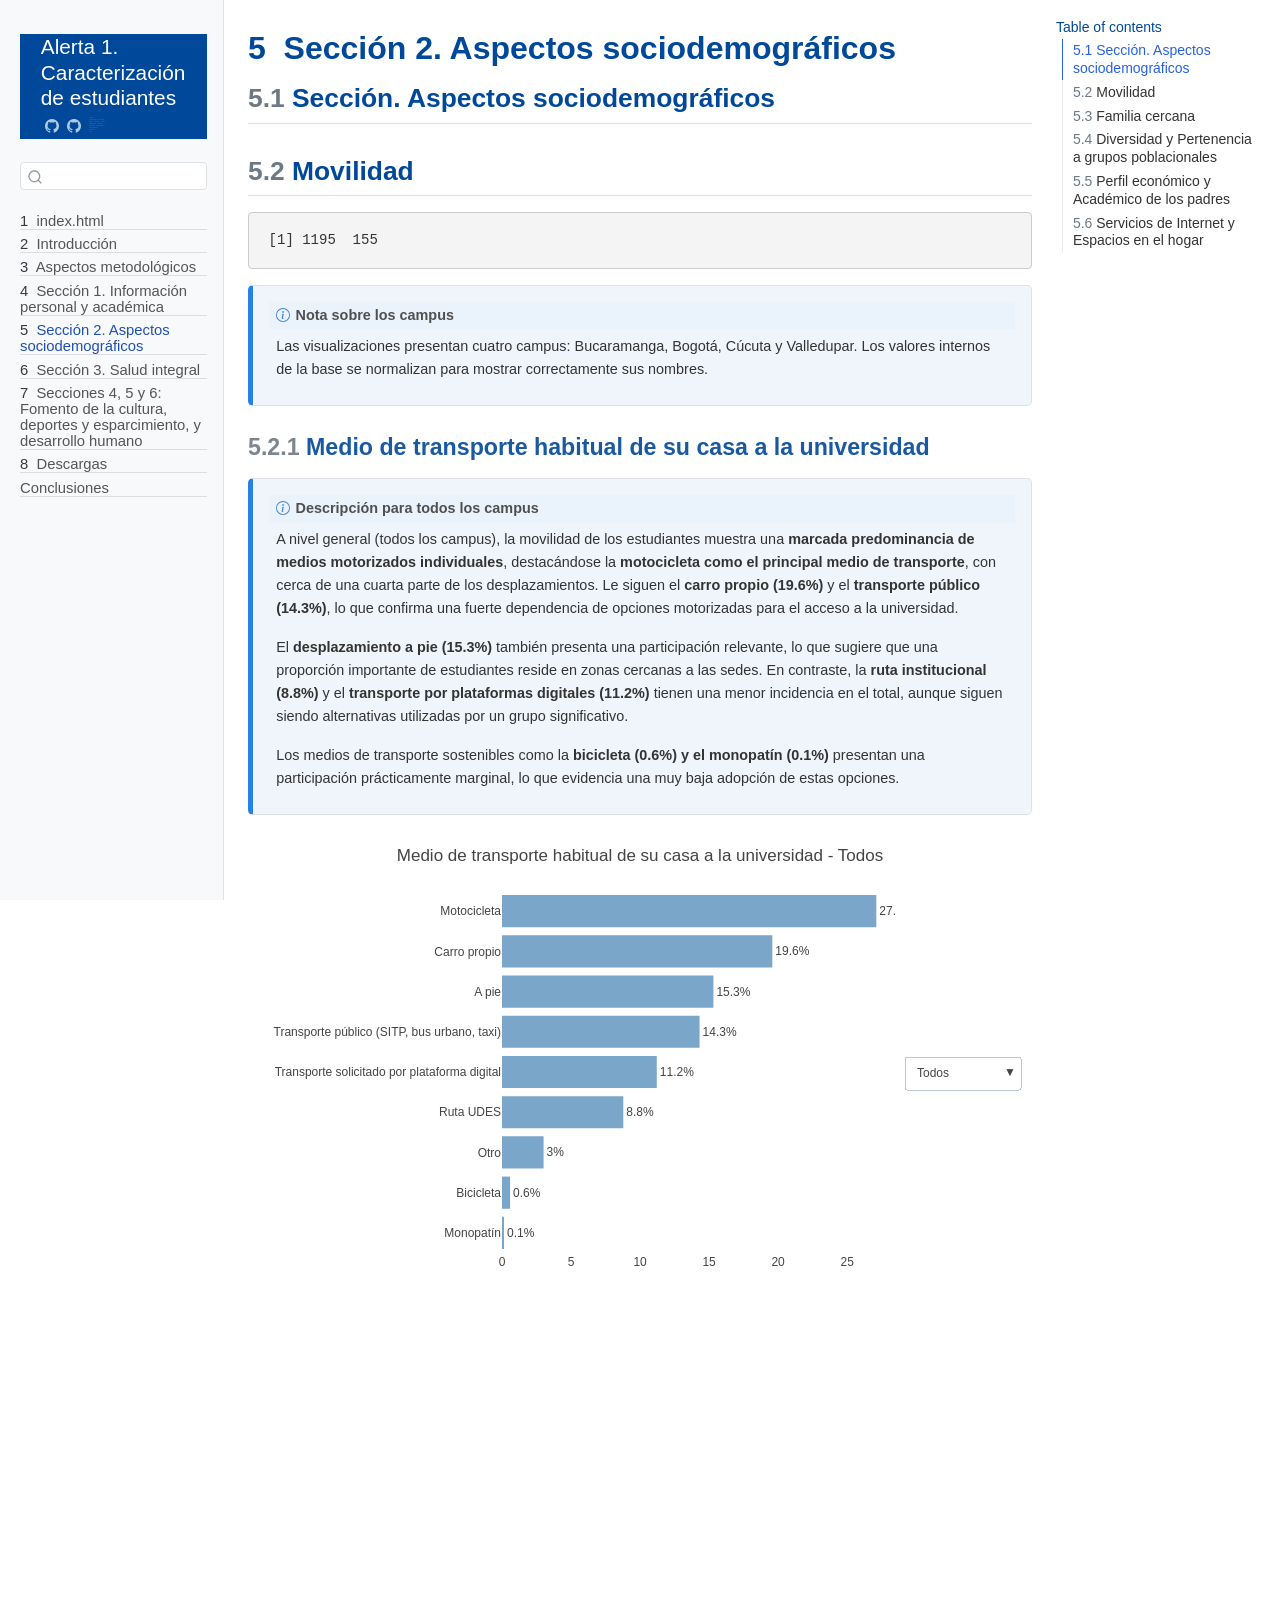
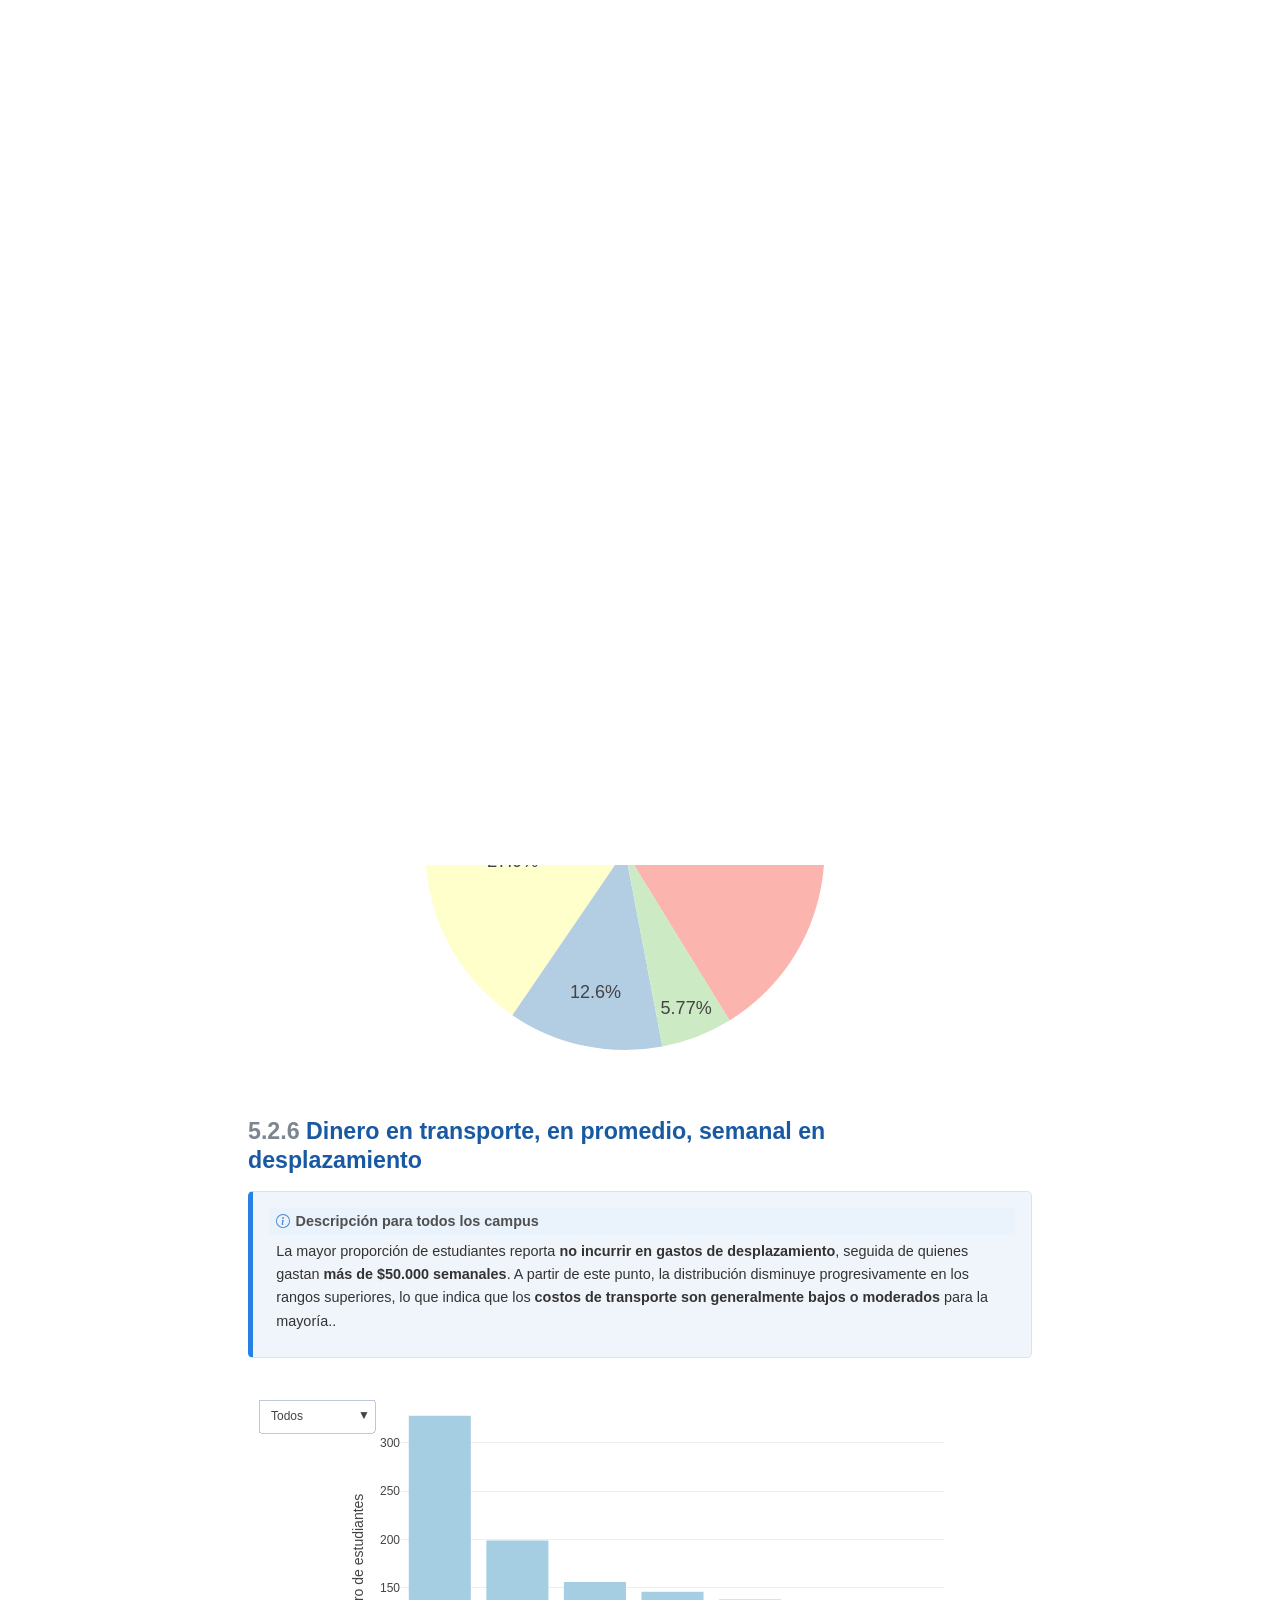
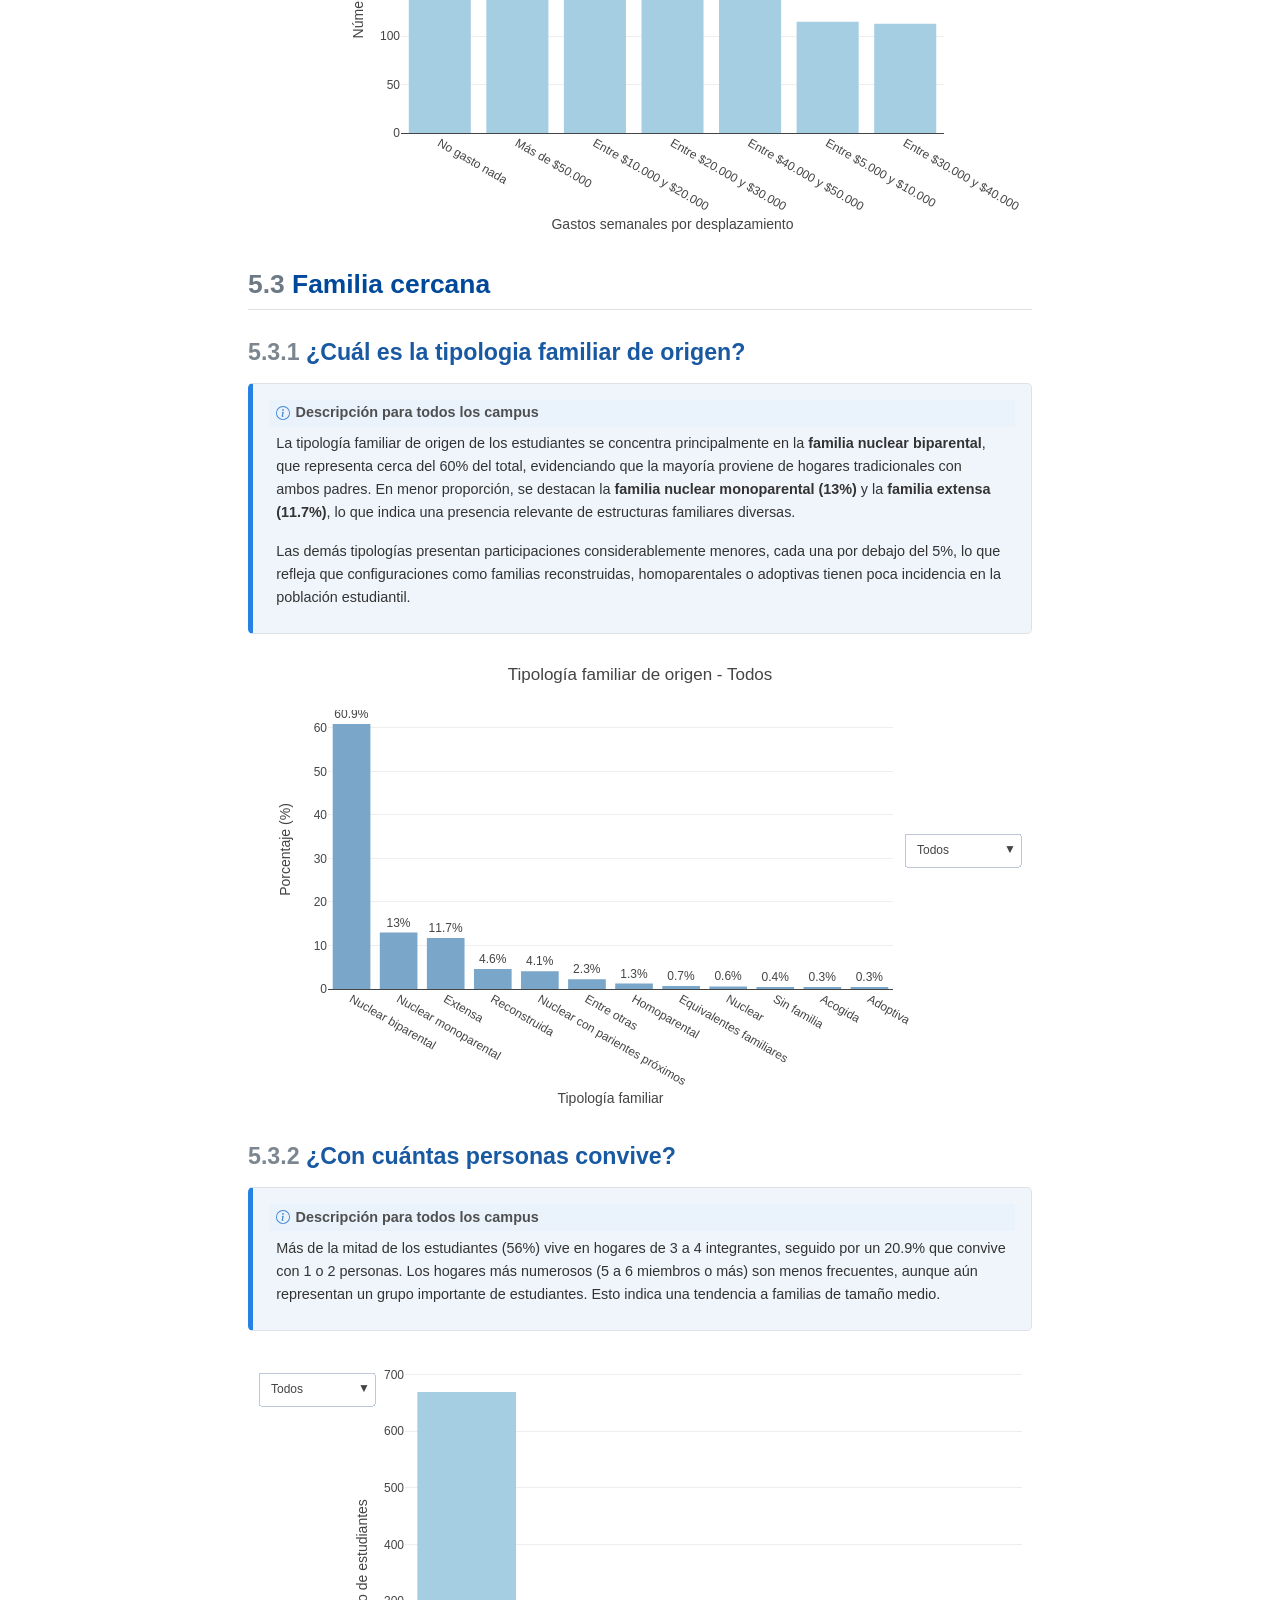
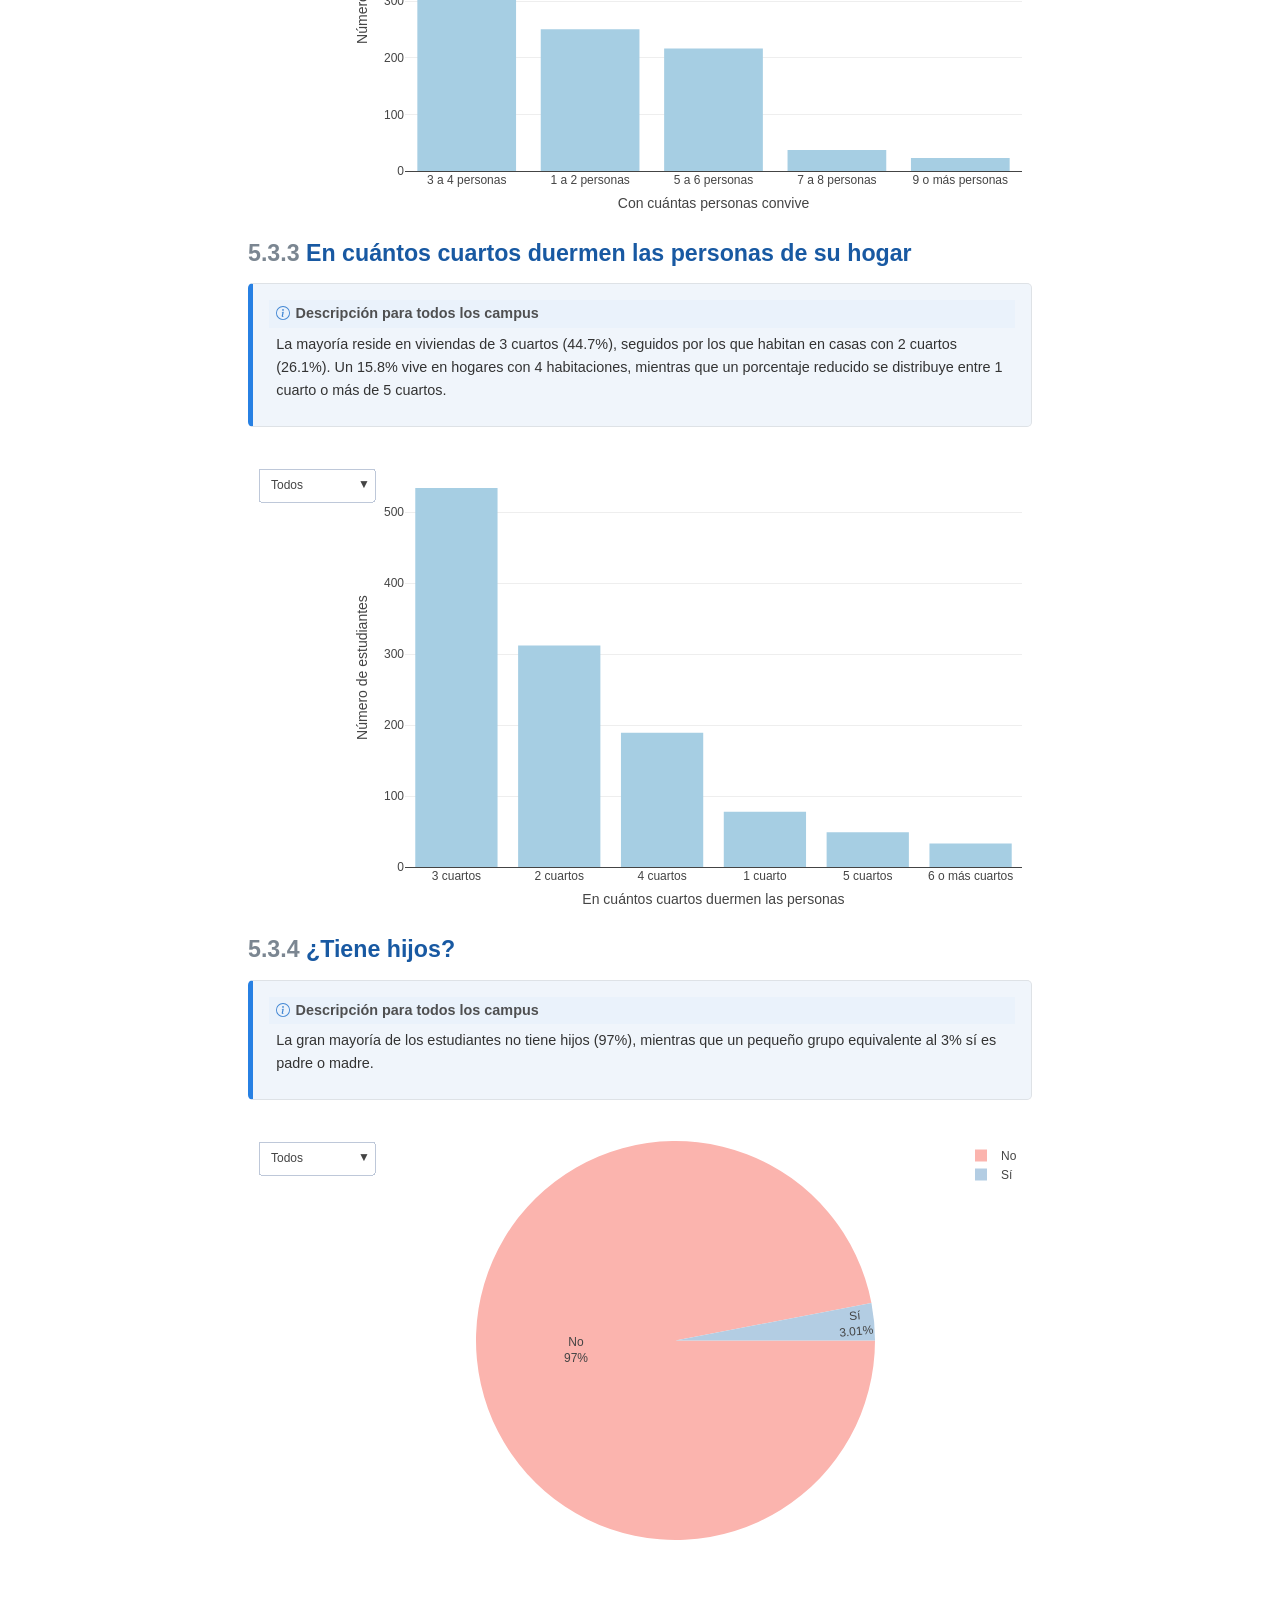
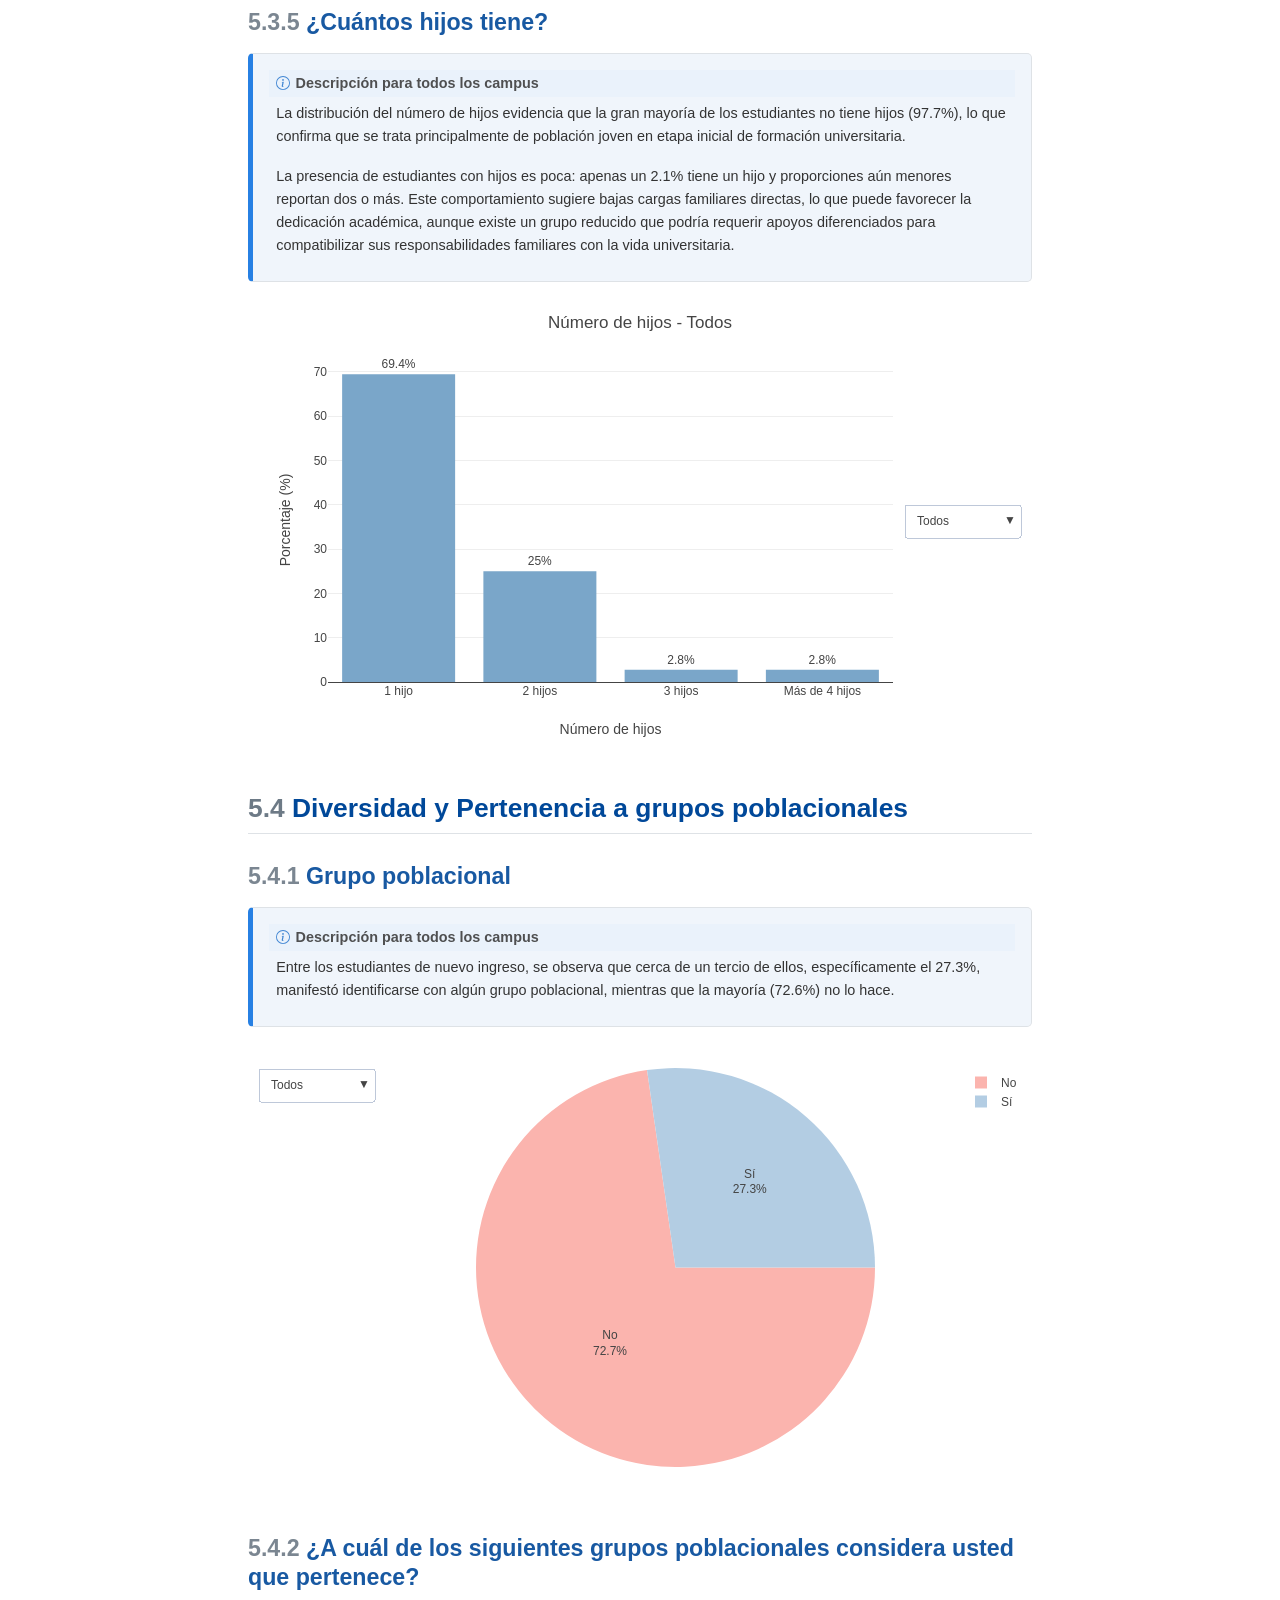
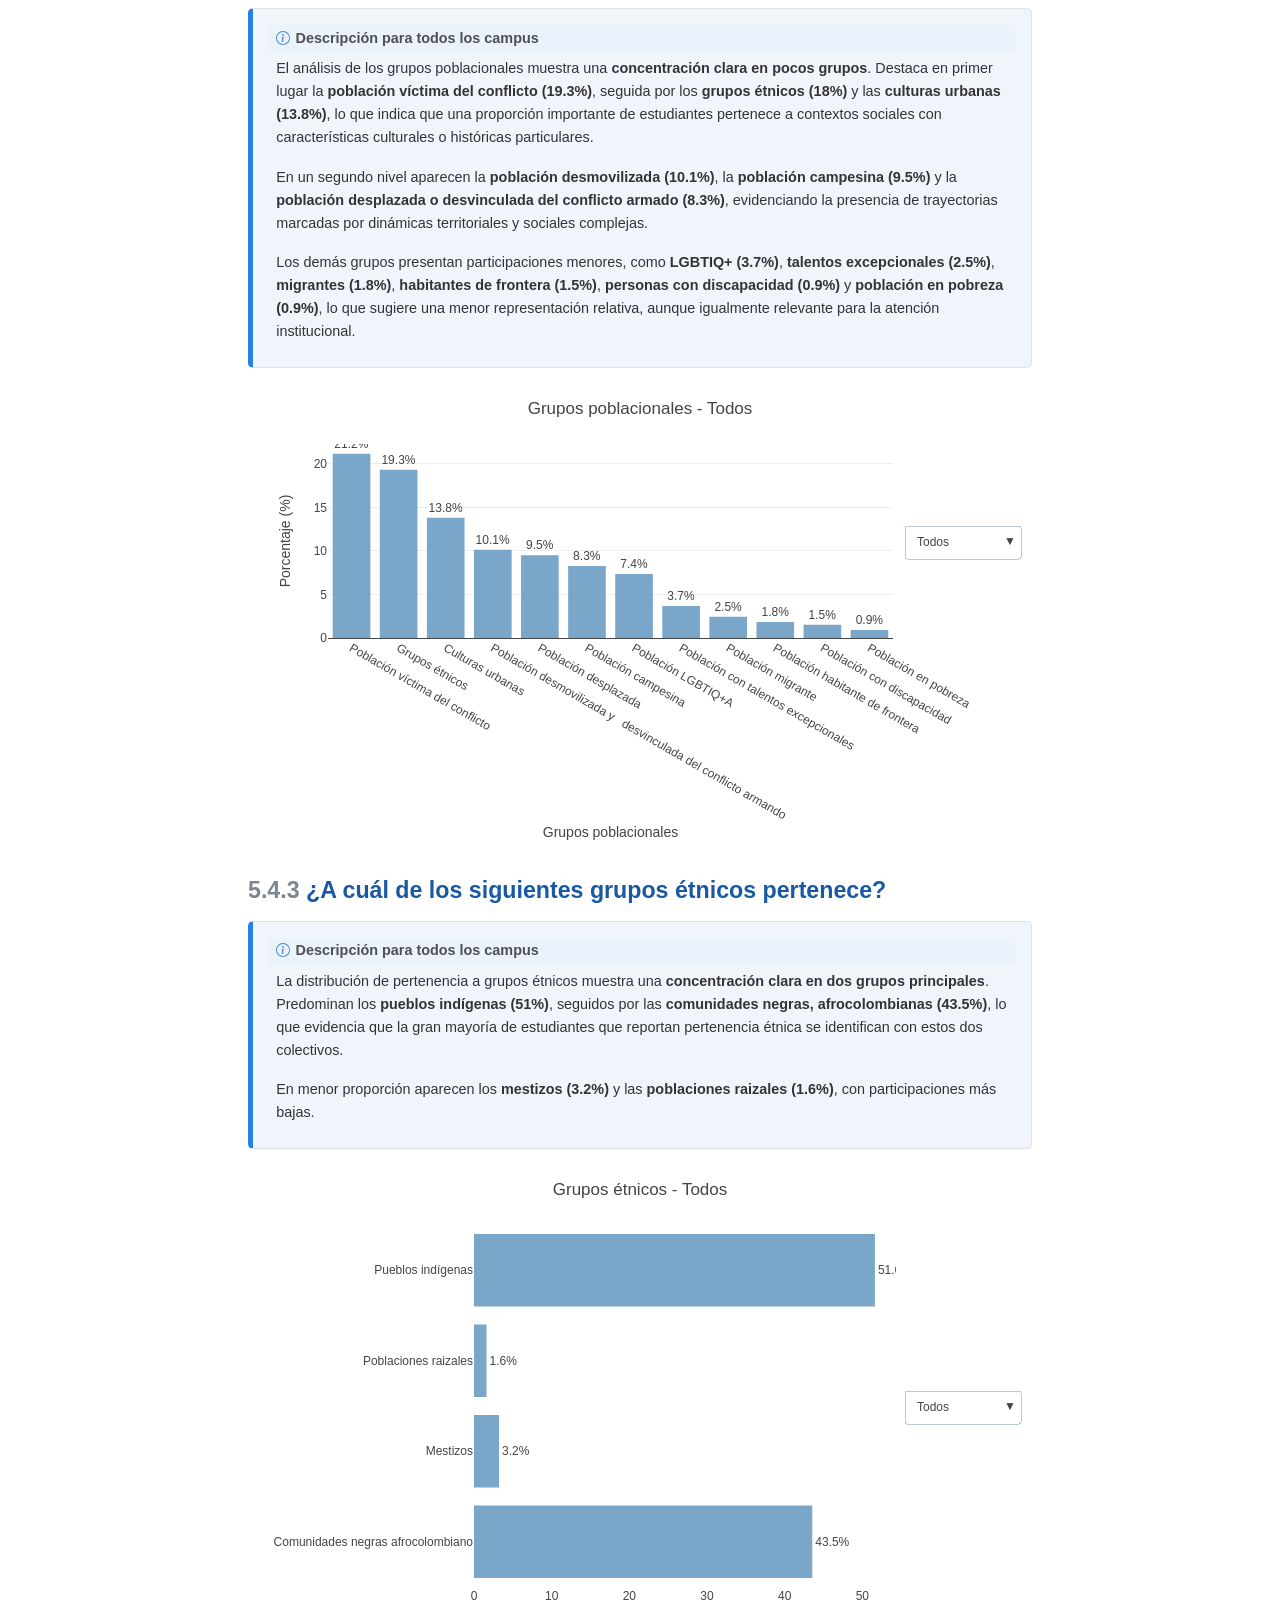
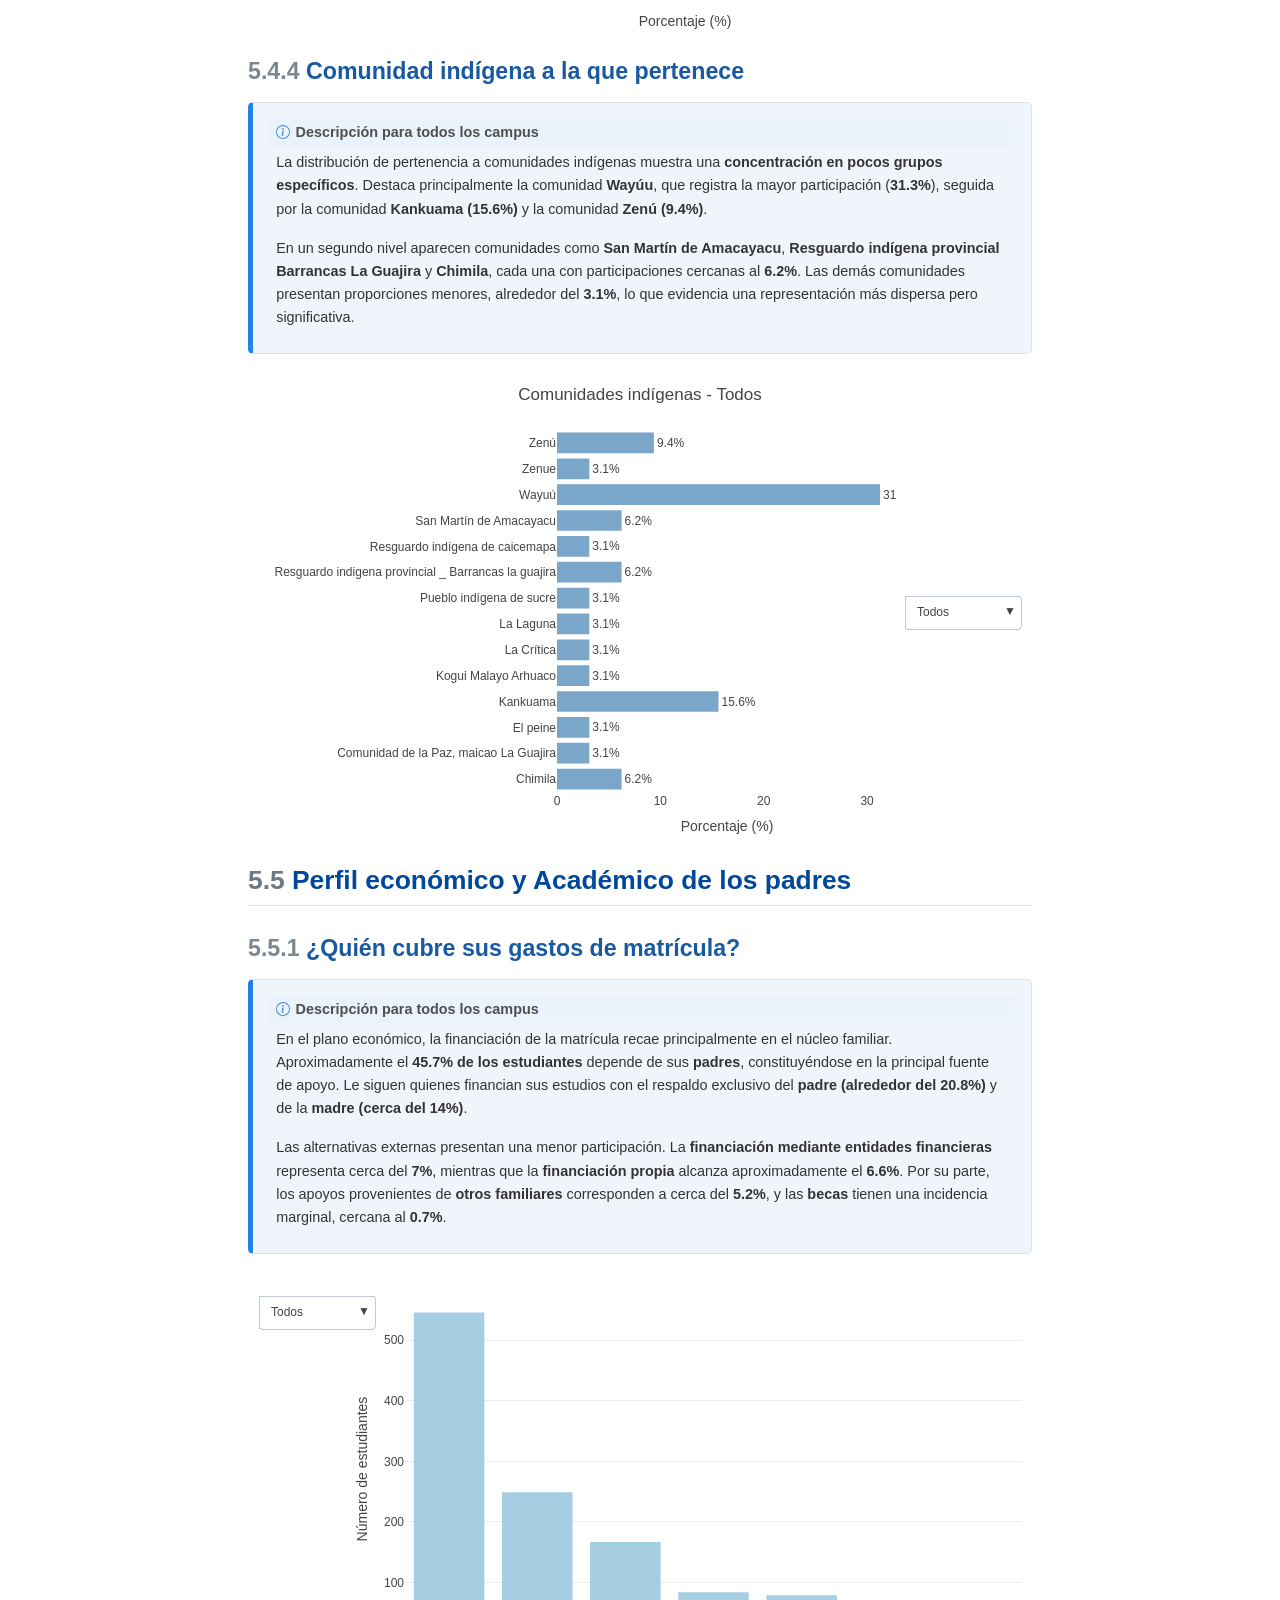
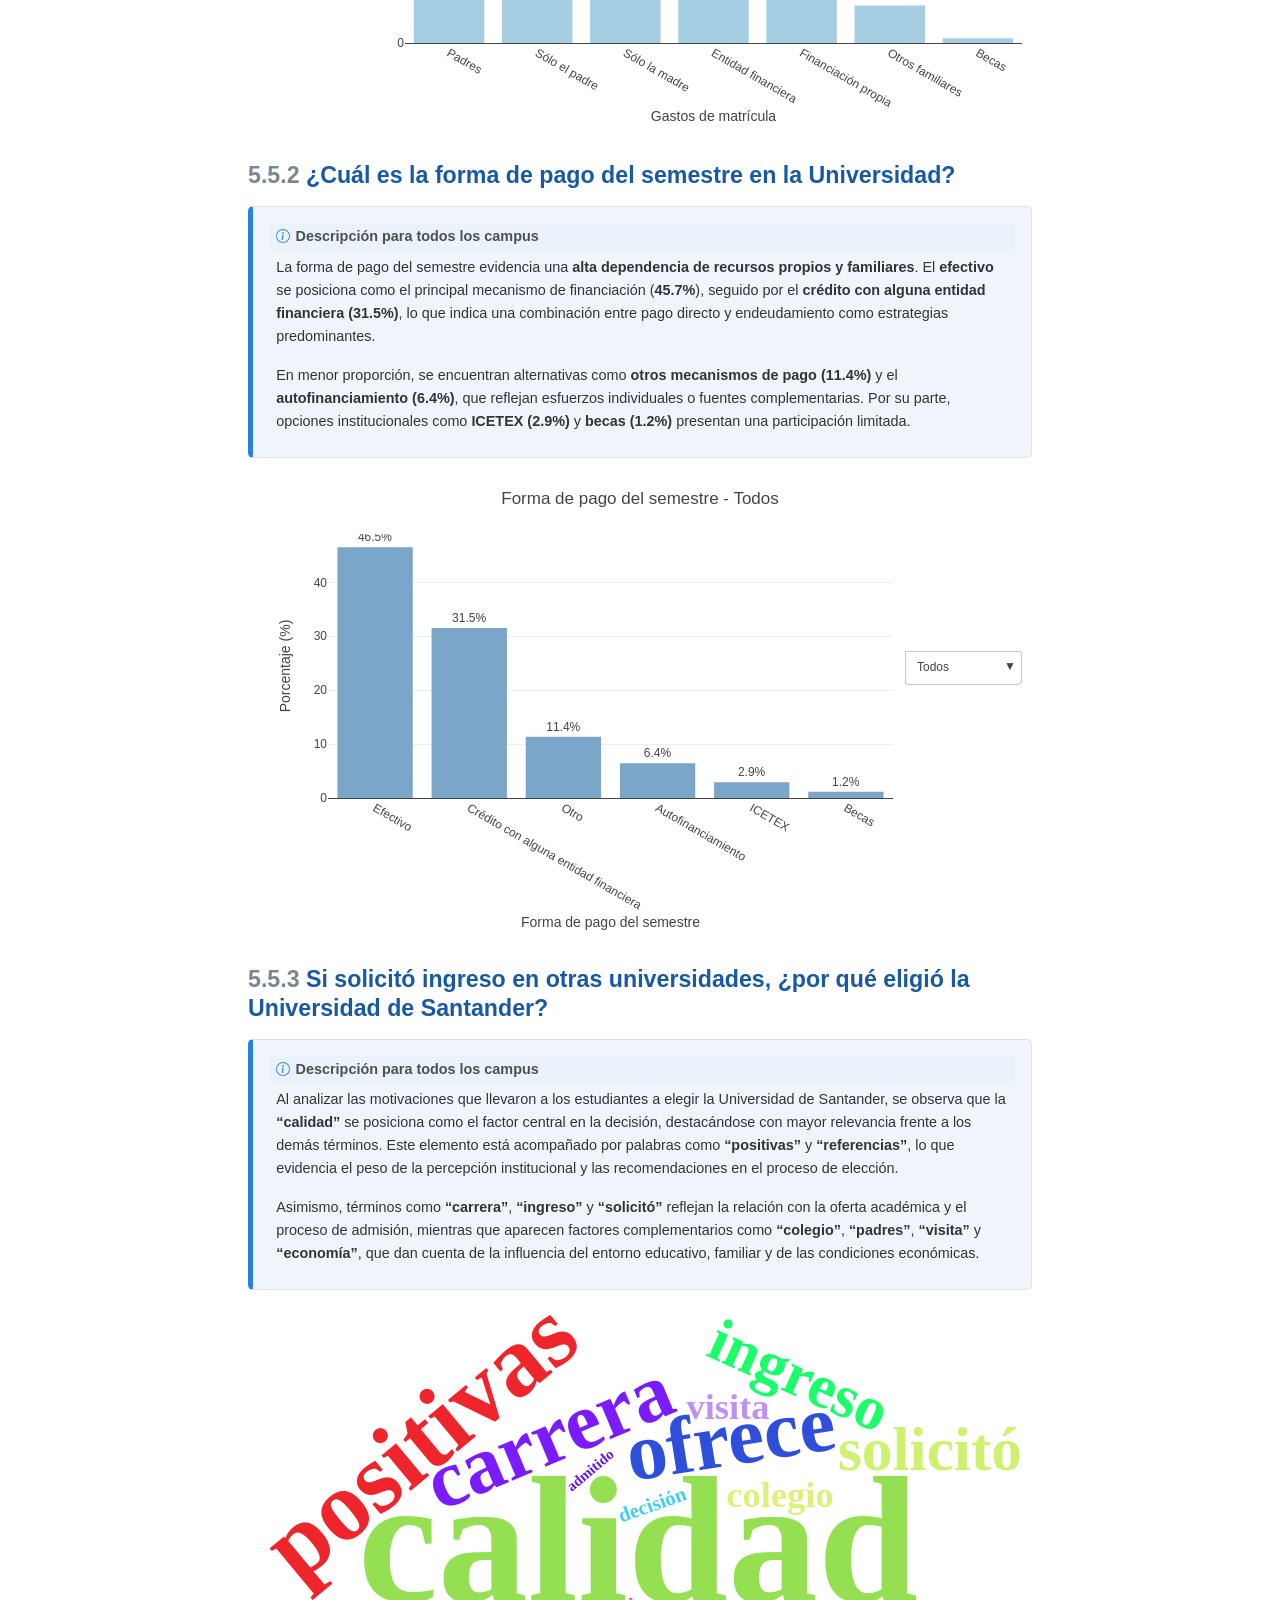
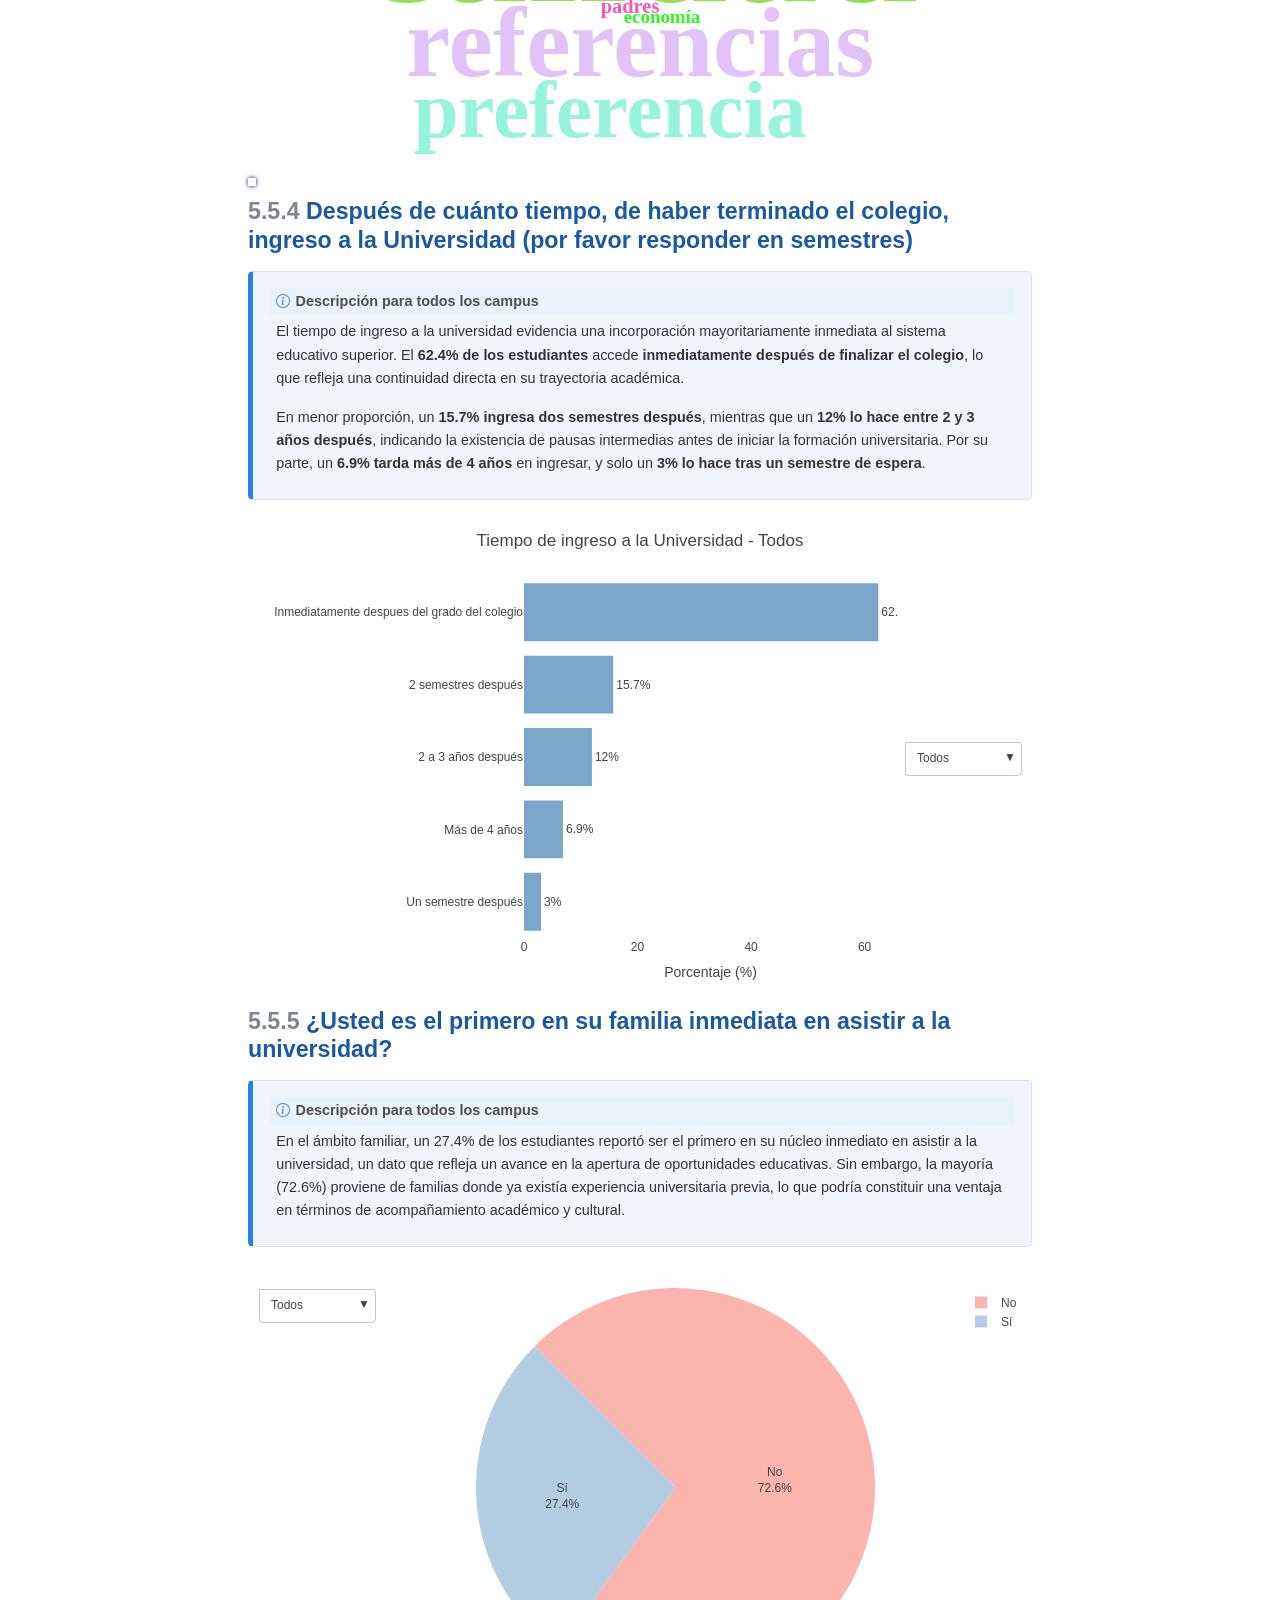
<file: docs/Seccion2.html>
<!DOCTYPE html>
<html xmlns="http://www.w3.org/1999/xhtml" lang="en" xml:lang="en"><head>

<meta charset="utf-8">
<meta name="generator" content="quarto-1.7.33">

<meta name="viewport" content="width=device-width, initial-scale=1.0, user-scalable=yes">


<title>5&nbsp; Sección 2. Aspectos sociodemográficos – Alerta 1. Caracterización de estudiantes</title>
<style>
code{white-space: pre-wrap;}
span.smallcaps{font-variant: small-caps;}
div.columns{display: flex; gap: min(4vw, 1.5em);}
div.column{flex: auto; overflow-x: auto;}
div.hanging-indent{margin-left: 1.5em; text-indent: -1.5em;}
ul.task-list{list-style: none;}
ul.task-list li input[type="checkbox"] {
  width: 0.8em;
  margin: 0 0.8em 0.2em -1em; /* quarto-specific, see https://github.com/quarto-dev/quarto-cli/issues/4556 */ 
  vertical-align: middle;
}
</style>


<script src="site_libs/quarto-nav/quarto-nav.js"></script>
<script src="site_libs/quarto-nav/headroom.min.js"></script>
<script src="site_libs/clipboard/clipboard.min.js"></script>
<script src="site_libs/quarto-search/autocomplete.umd.js"></script>
<script src="site_libs/quarto-search/fuse.min.js"></script>
<script src="site_libs/quarto-search/quarto-search.js"></script>
<meta name="quarto:offset" content="./">
<link href="./Seccion3.html" rel="next">
<link href="./Seccion1.html" rel="prev">
<script src="site_libs/quarto-html/quarto.js" type="module"></script>
<script src="site_libs/quarto-html/tabsets/tabsets.js" type="module"></script>
<script src="site_libs/quarto-html/popper.min.js"></script>
<script src="site_libs/quarto-html/tippy.umd.min.js"></script>
<script src="site_libs/quarto-html/anchor.min.js"></script>
<link href="site_libs/quarto-html/tippy.css" rel="stylesheet">
<link href="site_libs/quarto-html/quarto-syntax-highlighting-ea385d0e468b0dd5ea5bf0780b1290d9.css" rel="stylesheet" id="quarto-text-highlighting-styles">
<script src="site_libs/bootstrap/bootstrap.min.js"></script>
<link href="site_libs/bootstrap/bootstrap-icons.css" rel="stylesheet">
<link href="site_libs/bootstrap/bootstrap-e41c52433b7b17f137c3030fa62955b6.min.css" rel="stylesheet" append-hash="true" id="quarto-bootstrap" data-mode="light">
<script id="quarto-search-options" type="application/json">{
  "location": "sidebar",
  "copy-button": false,
  "collapse-after": 3,
  "panel-placement": "start",
  "type": "textbox",
  "limit": 50,
  "keyboard-shortcut": [
    "f",
    "/",
    "s"
  ],
  "show-item-context": false,
  "language": {
    "search-no-results-text": "No results",
    "search-matching-documents-text": "matching documents",
    "search-copy-link-title": "Copy link to search",
    "search-hide-matches-text": "Hide additional matches",
    "search-more-match-text": "more match in this document",
    "search-more-matches-text": "more matches in this document",
    "search-clear-button-title": "Clear",
    "search-text-placeholder": "",
    "search-detached-cancel-button-title": "Cancel",
    "search-submit-button-title": "Submit",
    "search-label": "Search"
  }
}</script>
<link rel="stylesheet" href="https://cdn.jsdelivr.net/npm/bootstrap-icons@1.11.3/font/bootstrap-icons.css">
<link href="site_libs/htmltools-fill-0.5.9/fill.css" rel="stylesheet">

<script src="site_libs/htmlwidgets-1.6.4/htmlwidgets.js"></script>

<script src="site_libs/plotly-binding-4.12.0/plotly.js"></script>

<script src="site_libs/typedarray-0.1/typedarray.min.js"></script>

<script src="site_libs/jquery-3.5.1/jquery.min.js"></script>

<link href="site_libs/crosstalk-1.2.2/css/crosstalk.min.css" rel="stylesheet">

<script src="site_libs/crosstalk-1.2.2/js/crosstalk.min.js"></script>

<link href="site_libs/plotly-htmlwidgets-css-2.25.2/plotly-htmlwidgets.css" rel="stylesheet">

<script src="site_libs/plotly-main-2.25.2/plotly-latest.min.js"></script>

<link href="site_libs/wordcloud2-0.0.1/wordcloud.css" rel="stylesheet">

<script src="site_libs/wordcloud2-0.0.1/wordcloud2-all.js"></script>

<script src="site_libs/wordcloud2-0.0.1/hover.js"></script>

<script src="site_libs/wordcloud2-binding-0.2.1/wordcloud2.js"></script>



<link rel="stylesheet" href="style.css">
</head>

<body class="nav-sidebar docked quarto-light">

<div id="quarto-search-results"></div>
  <header id="quarto-header" class="headroom fixed-top">
  <nav class="quarto-secondary-nav">
    <div class="container-fluid d-flex">
      <button type="button" class="quarto-btn-toggle btn" data-bs-toggle="collapse" role="button" data-bs-target=".quarto-sidebar-collapse-item" aria-controls="quarto-sidebar" aria-expanded="false" aria-label="Toggle sidebar navigation" onclick="if (window.quartoToggleHeadroom) { window.quartoToggleHeadroom(); }">
        <i class="bi bi-layout-text-sidebar-reverse"></i>
      </button>
        <nav class="quarto-page-breadcrumbs" aria-label="breadcrumb"><ol class="breadcrumb"><li class="breadcrumb-item"><a href="./Seccion2.html"><span class="chapter-number">5</span>&nbsp; <span class="chapter-title">Sección 2. Aspectos sociodemográficos</span></a></li></ol></nav>
        <a class="flex-grow-1" role="navigation" data-bs-toggle="collapse" data-bs-target=".quarto-sidebar-collapse-item" aria-controls="quarto-sidebar" aria-expanded="false" aria-label="Toggle sidebar navigation" onclick="if (window.quartoToggleHeadroom) { window.quartoToggleHeadroom(); }">      
        </a>
      <button type="button" class="btn quarto-search-button" aria-label="Search" onclick="window.quartoOpenSearch();">
        <i class="bi bi-search"></i>
      </button>
    </div>
  </nav>
</header>
<!-- content -->
<div id="quarto-content" class="quarto-container page-columns page-rows-contents page-layout-article">
<!-- sidebar -->
  <nav id="quarto-sidebar" class="sidebar collapse collapse-horizontal quarto-sidebar-collapse-item sidebar-navigation docked overflow-auto">
    <div class="pt-lg-2 mt-2 text-left sidebar-header">
    <div class="sidebar-title mb-0 py-0">
      <a href="./">Alerta 1. Caracterización de estudiantes</a> 
        <div class="sidebar-tools-main tools-wide">
    <a href="https://github.com/udesanalitica/alerta1_cx_2026-1" title="Repositorio GitHub" class="quarto-navigation-tool px-1" aria-label="Repositorio GitHub"><i class="bi bi-github"></i></a>
    <a href="https://github.com/udesanalitica/alerta1_cx_2026-1" title="Source Code" class="quarto-navigation-tool px-1" aria-label="Source Code"><i class="bi bi-github"></i></a>
  <a href="" class="quarto-reader-toggle quarto-navigation-tool px-1" onclick="window.quartoToggleReader(); return false;" title="Toggle reader mode">
  <div class="quarto-reader-toggle-btn">
  <i class="bi"></i>
  </div>
</a>
</div>
    </div>
      </div>
        <div class="mt-2 flex-shrink-0 align-items-center">
        <div class="sidebar-search">
        <div id="quarto-search" class="" title="Search"></div>
        </div>
        </div>
    <div class="sidebar-menu-container"> 
    <ul class="list-unstyled mt-1">
        <li class="sidebar-item">
  <div class="sidebar-item-container"> 
  <a href="./index.html" class="sidebar-item-text sidebar-link">
 <span class="menu-text"><span class="chapter-number">1</span>&nbsp; <span class="chapter-title">index.html</span></span></a>
  </div>
</li>
        <li class="sidebar-item">
  <div class="sidebar-item-container"> 
  <a href="./intro.html" class="sidebar-item-text sidebar-link">
 <span class="menu-text"><span class="chapter-number">2</span>&nbsp; <span class="chapter-title">Introducción</span></span></a>
  </div>
</li>
        <li class="sidebar-item">
  <div class="sidebar-item-container"> 
  <a href="./Seccion0.html" class="sidebar-item-text sidebar-link">
 <span class="menu-text"><span class="chapter-number">3</span>&nbsp; <span class="chapter-title">Aspectos metodológicos</span></span></a>
  </div>
</li>
        <li class="sidebar-item">
  <div class="sidebar-item-container"> 
  <a href="./Seccion1.html" class="sidebar-item-text sidebar-link">
 <span class="menu-text"><span class="chapter-number">4</span>&nbsp; <span class="chapter-title">Sección 1. Información personal y académica</span></span></a>
  </div>
</li>
        <li class="sidebar-item">
  <div class="sidebar-item-container"> 
  <a href="./Seccion2.html" class="sidebar-item-text sidebar-link active">
 <span class="menu-text"><span class="chapter-number">5</span>&nbsp; <span class="chapter-title">Sección 2. Aspectos sociodemográficos</span></span></a>
  </div>
</li>
        <li class="sidebar-item">
  <div class="sidebar-item-container"> 
  <a href="./Seccion3.html" class="sidebar-item-text sidebar-link">
 <span class="menu-text"><span class="chapter-number">6</span>&nbsp; <span class="chapter-title">Sección 3. Salud integral</span></span></a>
  </div>
</li>
        <li class="sidebar-item">
  <div class="sidebar-item-container"> 
  <a href="./Seccion4.html" class="sidebar-item-text sidebar-link">
 <span class="menu-text"><span class="chapter-number">7</span>&nbsp; <span class="chapter-title">Secciones 4, 5 y 6: Fomento de la cultura, deportes y esparcimiento, y desarrollo humano</span></span></a>
  </div>
</li>
        <li class="sidebar-item">
  <div class="sidebar-item-container"> 
  <a href="./Descargas.html" class="sidebar-item-text sidebar-link">
 <span class="menu-text"><span class="chapter-number">8</span>&nbsp; <span class="chapter-title">Descargas</span></span></a>
  </div>
</li>
        <li class="sidebar-item">
  <div class="sidebar-item-container"> 
  <a href="./Conclusiones.html" class="sidebar-item-text sidebar-link">
 <span class="menu-text">Conclusiones</span></a>
  </div>
</li>
    </ul>
    </div>
</nav>
<div id="quarto-sidebar-glass" class="quarto-sidebar-collapse-item" data-bs-toggle="collapse" data-bs-target=".quarto-sidebar-collapse-item"></div>
<!-- margin-sidebar -->
    <div id="quarto-margin-sidebar" class="sidebar margin-sidebar">
        <nav id="TOC" role="doc-toc" class="toc-active">
    <h2 id="toc-title">Table of contents</h2>
   
  <ul>
  <li><a href="#sección.-aspectos-sociodemográficos" id="toc-sección.-aspectos-sociodemográficos" class="nav-link active" data-scroll-target="#sección.-aspectos-sociodemográficos"><span class="header-section-number">5.1</span> Sección. Aspectos sociodemográficos</a></li>
  <li><a href="#movilidad" id="toc-movilidad" class="nav-link" data-scroll-target="#movilidad"><span class="header-section-number">5.2</span> Movilidad</a>
  <ul class="collapse">
  <li><a href="#medio-de-transporte-habitual-de-su-casa-a-la-universidad" id="toc-medio-de-transporte-habitual-de-su-casa-a-la-universidad" class="nav-link" data-scroll-target="#medio-de-transporte-habitual-de-su-casa-a-la-universidad"><span class="header-section-number">5.2.1</span> Medio de transporte habitual de su casa a la universidad</a></li>
  <li><a href="#su-vehículo-que-tipo-de-combustible-utiliza" id="toc-su-vehículo-que-tipo-de-combustible-utiliza" class="nav-link" data-scroll-target="#su-vehículo-que-tipo-de-combustible-utiliza"><span class="header-section-number">5.2.2</span> Su vehículo que tipo de combustible utiliza</a></li>
  <li><a href="#comparte-con-otras-personas-durante-el-trayecto-su-medio-de-transporte-habitual" id="toc-comparte-con-otras-personas-durante-el-trayecto-su-medio-de-transporte-habitual" class="nav-link" data-scroll-target="#comparte-con-otras-personas-durante-el-trayecto-su-medio-de-transporte-habitual"><span class="header-section-number">5.2.3</span> Comparte con otras personas durante el trayecto su medio de transporte habitual</a></li>
  <li><a href="#estaría-dispuesto-a-compartir-su-medio-de-transporte" id="toc-estaría-dispuesto-a-compartir-su-medio-de-transporte" class="nav-link" data-scroll-target="#estaría-dispuesto-a-compartir-su-medio-de-transporte"><span class="header-section-number">5.2.4</span> ¿Estaría dispuesto a compartir su medio de transporte?</a></li>
  <li><a href="#tiempo-en-promedio-en-desplazamiento-de-su-casa-a-la-universidad" id="toc-tiempo-en-promedio-en-desplazamiento-de-su-casa-a-la-universidad" class="nav-link" data-scroll-target="#tiempo-en-promedio-en-desplazamiento-de-su-casa-a-la-universidad"><span class="header-section-number">5.2.5</span> Tiempo en promedio en desplazamiento de su casa a la universidad</a></li>
  <li><a href="#dinero-en-transporte-en-promedio-semanal-en-desplazamiento" id="toc-dinero-en-transporte-en-promedio-semanal-en-desplazamiento" class="nav-link" data-scroll-target="#dinero-en-transporte-en-promedio-semanal-en-desplazamiento"><span class="header-section-number">5.2.6</span> Dinero en transporte, en promedio, semanal en desplazamiento</a></li>
  </ul></li>
  <li><a href="#familia-cercana" id="toc-familia-cercana" class="nav-link" data-scroll-target="#familia-cercana"><span class="header-section-number">5.3</span> Familia cercana</a>
  <ul class="collapse">
  <li><a href="#cuál-es-la-tipologia-familiar-de-origen" id="toc-cuál-es-la-tipologia-familiar-de-origen" class="nav-link" data-scroll-target="#cuál-es-la-tipologia-familiar-de-origen"><span class="header-section-number">5.3.1</span> ¿Cuál es la tipologia familiar de origen?</a></li>
  <li><a href="#con-cuántas-personas-convive" id="toc-con-cuántas-personas-convive" class="nav-link" data-scroll-target="#con-cuántas-personas-convive"><span class="header-section-number">5.3.2</span> ¿Con cuántas personas convive?</a></li>
  <li><a href="#en-cuántos-cuartos-duermen-las-personas-de-su-hogar" id="toc-en-cuántos-cuartos-duermen-las-personas-de-su-hogar" class="nav-link" data-scroll-target="#en-cuántos-cuartos-duermen-las-personas-de-su-hogar"><span class="header-section-number">5.3.3</span> En cuántos cuartos duermen las personas de su hogar</a></li>
  <li><a href="#tiene-hijos" id="toc-tiene-hijos" class="nav-link" data-scroll-target="#tiene-hijos"><span class="header-section-number">5.3.4</span> ¿Tiene hijos?</a></li>
  <li><a href="#cuántos-hijos-tiene" id="toc-cuántos-hijos-tiene" class="nav-link" data-scroll-target="#cuántos-hijos-tiene"><span class="header-section-number">5.3.5</span> ¿Cuántos hijos tiene?</a></li>
  </ul></li>
  <li><a href="#diversidad-y-pertenencia-a-grupos-poblacionales" id="toc-diversidad-y-pertenencia-a-grupos-poblacionales" class="nav-link" data-scroll-target="#diversidad-y-pertenencia-a-grupos-poblacionales"><span class="header-section-number">5.4</span> Diversidad y Pertenencia a grupos poblacionales</a>
  <ul class="collapse">
  <li><a href="#grupo-poblacional" id="toc-grupo-poblacional" class="nav-link" data-scroll-target="#grupo-poblacional"><span class="header-section-number">5.4.1</span> Grupo poblacional</a></li>
  <li><a href="#a-cuál-de-los-siguientes-grupos-poblacionales-considera-usted-que-pertenece" id="toc-a-cuál-de-los-siguientes-grupos-poblacionales-considera-usted-que-pertenece" class="nav-link" data-scroll-target="#a-cuál-de-los-siguientes-grupos-poblacionales-considera-usted-que-pertenece"><span class="header-section-number">5.4.2</span> ¿A cuál de los siguientes grupos poblacionales considera usted que pertenece?</a></li>
  <li><a href="#a-cuál-de-los-siguientes-grupos-étnicos-pertenece" id="toc-a-cuál-de-los-siguientes-grupos-étnicos-pertenece" class="nav-link" data-scroll-target="#a-cuál-de-los-siguientes-grupos-étnicos-pertenece"><span class="header-section-number">5.4.3</span> ¿A cuál de los siguientes grupos étnicos pertenece?</a></li>
  <li><a href="#comunidad-indígena-a-la-que-pertenece" id="toc-comunidad-indígena-a-la-que-pertenece" class="nav-link" data-scroll-target="#comunidad-indígena-a-la-que-pertenece"><span class="header-section-number">5.4.4</span> Comunidad indígena a la que pertenece</a></li>
  </ul></li>
  <li><a href="#perfil-económico-y-académico-de-los-padres" id="toc-perfil-económico-y-académico-de-los-padres" class="nav-link" data-scroll-target="#perfil-económico-y-académico-de-los-padres"><span class="header-section-number">5.5</span> Perfil económico y Académico de los padres</a>
  <ul class="collapse">
  <li><a href="#quién-cubre-sus-gastos-de-matrícula" id="toc-quién-cubre-sus-gastos-de-matrícula" class="nav-link" data-scroll-target="#quién-cubre-sus-gastos-de-matrícula"><span class="header-section-number">5.5.1</span> ¿Quién cubre sus gastos de matrícula?</a></li>
  <li><a href="#cuál-es-la-forma-de-pago-del-semestre-en-la-universidad" id="toc-cuál-es-la-forma-de-pago-del-semestre-en-la-universidad" class="nav-link" data-scroll-target="#cuál-es-la-forma-de-pago-del-semestre-en-la-universidad"><span class="header-section-number">5.5.2</span> ¿Cuál es la forma de pago del semestre en la Universidad?</a></li>
  <li><a href="#si-solicitó-ingreso-en-otras-universidades-por-qué-eligió-la-universidad-de-santander" id="toc-si-solicitó-ingreso-en-otras-universidades-por-qué-eligió-la-universidad-de-santander" class="nav-link" data-scroll-target="#si-solicitó-ingreso-en-otras-universidades-por-qué-eligió-la-universidad-de-santander"><span class="header-section-number">5.5.3</span> Si solicitó ingreso en otras universidades, ¿por qué eligió la Universidad de Santander?</a></li>
  <li><a href="#después-de-cuánto-tiempo-de-haber-terminado-el-colegio-ingreso-a-la-universidad-por-favor-responder-en-semestres" id="toc-después-de-cuánto-tiempo-de-haber-terminado-el-colegio-ingreso-a-la-universidad-por-favor-responder-en-semestres" class="nav-link" data-scroll-target="#después-de-cuánto-tiempo-de-haber-terminado-el-colegio-ingreso-a-la-universidad-por-favor-responder-en-semestres"><span class="header-section-number">5.5.4</span> Después de cuánto tiempo, de haber terminado el colegio, ingreso a la Universidad (por favor responder en semestres)</a></li>
  <li><a href="#usted-es-el-primero-en-su-familia-inmediata-en-asistir-a-la-universidad" id="toc-usted-es-el-primero-en-su-familia-inmediata-en-asistir-a-la-universidad" class="nav-link" data-scroll-target="#usted-es-el-primero-en-su-familia-inmediata-en-asistir-a-la-universidad"><span class="header-section-number">5.5.5</span> ¿Usted es el primero en su familia inmediata en asistir a la universidad?</a></li>
  <li><a href="#cuál-es-el-nivel-educativo-más-alto-alcanzado-por-su-padre" id="toc-cuál-es-el-nivel-educativo-más-alto-alcanzado-por-su-padre" class="nav-link" data-scroll-target="#cuál-es-el-nivel-educativo-más-alto-alcanzado-por-su-padre"><span class="header-section-number">5.5.6</span> ¿Cuál es el nivel educativo más alto alcanzado por su padre?</a></li>
  <li><a href="#cuál-es-el-nivel-educativo-más-alto-alcanzado-por-su-madre" id="toc-cuál-es-el-nivel-educativo-más-alto-alcanzado-por-su-madre" class="nav-link" data-scroll-target="#cuál-es-el-nivel-educativo-más-alto-alcanzado-por-su-madre"><span class="header-section-number">5.5.7</span> ¿Cuál es el nivel educativo más alto alcanzado por su madre?</a></li>
  </ul></li>
  <li><a href="#servicios-de-internet-y-espacios-en-el-hogar" id="toc-servicios-de-internet-y-espacios-en-el-hogar" class="nav-link" data-scroll-target="#servicios-de-internet-y-espacios-en-el-hogar"><span class="header-section-number">5.6</span> Servicios de Internet y Espacios en el hogar</a>
  <ul class="collapse">
  <li><a href="#cuenta-su-hogar-con-servicio-de-conexión-a-internet" id="toc-cuenta-su-hogar-con-servicio-de-conexión-a-internet" class="nav-link" data-scroll-target="#cuenta-su-hogar-con-servicio-de-conexión-a-internet"><span class="header-section-number">5.6.1</span> ¿Cuenta su hogar con servicio de conexión a internet?</a></li>
  <li><a href="#cuenta-su-hogar-con-servicio-de-suscripción-de-televisión-cable-parabólica-o-satelital" id="toc-cuenta-su-hogar-con-servicio-de-suscripción-de-televisión-cable-parabólica-o-satelital" class="nav-link" data-scroll-target="#cuenta-su-hogar-con-servicio-de-suscripción-de-televisión-cable-parabólica-o-satelital"><span class="header-section-number">5.6.2</span> ¿Cuenta su hogar con servicio de suscripción de televisión (cable, parabólica o satelital)?</a></li>
  <li><a href="#cuántos-libros-físicos-o-electrónicos-hay-en-su-hogar-excluyendo-periódicos-revistasdirectorios-telefónicos-y-libros-del-colegio" id="toc-cuántos-libros-físicos-o-electrónicos-hay-en-su-hogar-excluyendo-periódicos-revistasdirectorios-telefónicos-y-libros-del-colegio" class="nav-link" data-scroll-target="#cuántos-libros-físicos-o-electrónicos-hay-en-su-hogar-excluyendo-periódicos-revistasdirectorios-telefónicos-y-libros-del-colegio"><span class="header-section-number">5.6.3</span> ¿Cuántos libros físicos o electrónicos hay en su hogar excluyendo periódicos, revistas,directorios telefónicos y libros del colegio?</a></li>
  <li><a href="#cuánto-tiempo-al-día-dedica-a-leer-por-entretenimiento" id="toc-cuánto-tiempo-al-día-dedica-a-leer-por-entretenimiento" class="nav-link" data-scroll-target="#cuánto-tiempo-al-día-dedica-a-leer-por-entretenimiento"><span class="header-section-number">5.6.4</span> ¿Cuánto tiempo al día dedica a leer por entretenimiento?</a></li>
  <li><a href="#cuánto-tiempo-al-día-dedica-a-navegar-en-internet-excluya-actividades-académica" id="toc-cuánto-tiempo-al-día-dedica-a-navegar-en-internet-excluya-actividades-académica" class="nav-link" data-scroll-target="#cuánto-tiempo-al-día-dedica-a-navegar-en-internet-excluya-actividades-académica"><span class="header-section-number">5.6.5</span> ¿Cuánto tiempo al día dedica a navegar en internet? Excluya actividades académica</a></li>
  <li><a href="#dispone-de-un-espacio-privado-para-estudiar-en-casa" id="toc-dispone-de-un-espacio-privado-para-estudiar-en-casa" class="nav-link" data-scroll-target="#dispone-de-un-espacio-privado-para-estudiar-en-casa"><span class="header-section-number">5.6.6</span> ¿Dispone de un espacio privado para estudiar en casa?</a></li>
  <li><a href="#cuánto-tiempo-le-dedica-semanalmente-a-su-jornada-de-estudios-en-la-universidad" id="toc-cuánto-tiempo-le-dedica-semanalmente-a-su-jornada-de-estudios-en-la-universidad" class="nav-link" data-scroll-target="#cuánto-tiempo-le-dedica-semanalmente-a-su-jornada-de-estudios-en-la-universidad"><span class="header-section-number">5.6.7</span> ¿Cuánto tiempo le dedica semanalmente a su jornada de estudios en la Universidad?</a></li>
  <li><a href="#cuánto-tiempo-permanece-en-la-universidad" id="toc-cuánto-tiempo-permanece-en-la-universidad" class="nav-link" data-scroll-target="#cuánto-tiempo-permanece-en-la-universidad"><span class="header-section-number">5.6.8</span> ¿Cuánto tiempo permanece en la Universidad?</a></li>
  </ul></li>
  </ul>
</nav>
    </div>
<!-- main -->
<main class="content" id="quarto-document-content">

<header id="title-block-header" class="quarto-title-block default">
<div class="quarto-title">
<h1 class="title"><span class="chapter-number">5</span>&nbsp; <span class="chapter-title">Sección 2. Aspectos sociodemográficos</span></h1>
</div>



<div class="quarto-title-meta">

    
  
    
  </div>
  


</header>


<section id="sección.-aspectos-sociodemográficos" class="level2" data-number="5.1">
<h2 data-number="5.1" class="anchored" data-anchor-id="sección.-aspectos-sociodemográficos"><span class="header-section-number">5.1</span> Sección. Aspectos sociodemográficos</h2>
</section>
<section id="movilidad" class="level2" data-number="5.2">
<h2 data-number="5.2" class="anchored" data-anchor-id="movilidad"><span class="header-section-number">5.2</span> Movilidad</h2>
<div class="cell">
<div class="cell-output cell-output-stdout">
<pre><code>[1] 1195  155</code></pre>
</div>
</div>
<div class="callout callout-style-default callout-note callout-titled" title="Nota sobre los campus">
<div class="callout-header d-flex align-content-center">
<div class="callout-icon-container">
<i class="callout-icon"></i>
</div>
<div class="callout-title-container flex-fill">
Nota sobre los campus
</div>
</div>
<div class="callout-body-container callout-body">
<p>Las visualizaciones presentan cuatro campus: Bucaramanga, Bogotá, Cúcuta y Valledupar. Los valores internos de la base se normalizan para mostrar correctamente sus nombres.</p>
</div>
</div>
<section id="medio-de-transporte-habitual-de-su-casa-a-la-universidad" class="level3" data-number="5.2.1">
<h3 data-number="5.2.1" class="anchored" data-anchor-id="medio-de-transporte-habitual-de-su-casa-a-la-universidad"><span class="header-section-number">5.2.1</span> Medio de transporte habitual de su casa a la universidad</h3>
<div class="callout callout-style-default callout-note callout-titled" title="Descripción para todos los campus">
<div class="callout-header d-flex align-content-center">
<div class="callout-icon-container">
<i class="callout-icon"></i>
</div>
<div class="callout-title-container flex-fill">
Descripción para todos los campus
</div>
</div>
<div class="callout-body-container callout-body">
<p>A nivel general (todos los campus), la movilidad de los estudiantes muestra una <strong>marcada predominancia de medios motorizados individuales</strong>, destacándose la <strong>motocicleta como el principal medio de transporte</strong>, con cerca de una cuarta parte de los desplazamientos. Le siguen el <strong>carro propio (19.6%)</strong> y el <strong>transporte público (14.3%)</strong>, lo que confirma una fuerte dependencia de opciones motorizadas para el acceso a la universidad.</p>
<p>El <strong>desplazamiento a pie (15.3%)</strong> también presenta una participación relevante, lo que sugiere que una proporción importante de estudiantes reside en zonas cercanas a las sedes. En contraste, la <strong>ruta institucional (8.8%)</strong> y el <strong>transporte por plataformas digitales (11.2%)</strong> tienen una menor incidencia en el total, aunque siguen siendo alternativas utilizadas por un grupo significativo.</p>
<p>Los medios de transporte sostenibles como la <strong>bicicleta (0.6%) y el monopatín (0.1%)</strong> presentan una participación prácticamente marginal, lo que evidencia una muy baja adopción de estas opciones.</p>
</div>
</div>
<div class="cell">
<div class="cell-output-display">
<div class="plotly html-widget html-fill-item" id="htmlwidget-4e40a260d834c609ad04" style="width:100%;height:464px;"></div>
<script type="application/json" data-for="htmlwidget-4e40a260d834c609ad04">{"x":{"visdat":{"2ab8ff46c01":["function () ","plotlyVisDat"],"2ab820fb6a9e":["function () ","data"],"2ab848366356":["function () ","data"],"2ab8bea2344":["function () ","data"],"2ab86d215639":["function () ","data"],"2ab823934b90":["function () ","data"]},"cur_data":"2ab823934b90","attrs":{"2ab820fb6a9e":{"alpha_stroke":1,"sizes":[10,100],"spans":[1,20],"x":{},"y":{},"type":"bar","orientation":"h","text":{},"textposition":"outside","marker":{"color":"#7AA6C9"},"customdata":{},"hovertemplate":"<b>Transporte:<\/b> %{y}<br> <b>Porcentaje:<\/b> %{x:.1f}%<br> <b>Frecuencia:<\/b> %{customdata}<extra><\/extra>","visible":true,"name":"Todos","inherit":true},"2ab848366356":{"alpha_stroke":1,"sizes":[10,100],"spans":[1,20],"x":{},"y":{},"type":"bar","orientation":"h","text":{},"textposition":"outside","marker":{"color":"#A2CFFE"},"customdata":{},"hovertemplate":"<b>Transporte:<\/b> %{y}<br> <b>Porcentaje:<\/b> %{x:.1f}%<br> <b>Frecuencia:<\/b> %{customdata}<extra><\/extra>","visible":false,"name":"Bucaramanga","inherit":true},"2ab8bea2344":{"alpha_stroke":1,"sizes":[10,100],"spans":[1,20],"x":{},"y":{},"type":"bar","orientation":"h","text":{},"textposition":"outside","marker":{"color":"#D8B4FE"},"customdata":{},"hovertemplate":"<b>Transporte:<\/b> %{y}<br> <b>Porcentaje:<\/b> %{x:.1f}%<br> <b>Frecuencia:<\/b> %{customdata}<extra><\/extra>","visible":false,"name":"Bogotá","inherit":true},"2ab86d215639":{"alpha_stroke":1,"sizes":[10,100],"spans":[1,20],"x":{},"y":{},"type":"bar","orientation":"h","text":{},"textposition":"outside","marker":{"color":"#FFD1DC"},"customdata":{},"hovertemplate":"<b>Transporte:<\/b> %{y}<br> <b>Porcentaje:<\/b> %{x:.1f}%<br> <b>Frecuencia:<\/b> %{customdata}<extra><\/extra>","visible":false,"name":"Cúcuta","inherit":true},"2ab823934b90":{"alpha_stroke":1,"sizes":[10,100],"spans":[1,20],"x":{},"y":{},"type":"bar","orientation":"h","text":{},"textposition":"outside","marker":{"color":"#AAF0D1"},"customdata":{},"hovertemplate":"<b>Transporte:<\/b> %{y}<br> <b>Porcentaje:<\/b> %{x:.1f}%<br> <b>Frecuencia:<\/b> %{customdata}<extra><\/extra>","visible":false,"name":"Valledupar","inherit":true}},"layout":{"margin":{"b":40,"l":180,"t":60,"r":120},"title":"Medio de transporte habitual de su casa a la universidad - Todos","xaxis":{"domain":[0,1],"automargin":true,"title":"Porcentaje (%)"},"yaxis":{"domain":[0,1],"automargin":true,"title":"","type":"category","categoryorder":"array","categoryarray":["Monopatín","Bicicleta","Otro","Ruta UDES","Transporte solicitado por plataforma digital","Transporte público (SITP, bus urbano, taxi)","A pie","Carro propio","Motocicleta"]},"showlegend":false,"updatemenus":[{"type":"dropdown","active":0,"x":1.02,"y":0.5,"xanchor":"left","yanchor":"middle","direction":"down","buttons":[{"method":"update","args":[{"visible":[true,false,false,false,false]},{"title":"Medio de transporte habitual de su casa a la universidad - Todos"}],"label":"Todos"},{"method":"update","args":[{"visible":[false,true,false,false,false]},{"title":"Medio de transporte habitual de su casa a la universidad - Bucaramanga"}],"label":"Bucaramanga"},{"method":"update","args":[{"visible":[false,false,true,false,false]},{"title":"Medio de transporte habitual de su casa a la universidad - Bogotá"}],"label":"Bogotá"},{"method":"update","args":[{"visible":[false,false,false,true,false]},{"title":"Medio de transporte habitual de su casa a la universidad - Cúcuta"}],"label":"Cúcuta"},{"method":"update","args":[{"visible":[false,false,false,false,true]},{"title":"Medio de transporte habitual de su casa a la universidad - Valledupar"}],"label":"Valledupar"}]}],"hovermode":"closest"},"source":"A","config":{"modeBarButtonsToAdd":["hoverclosest","hovercompare"],"showSendToCloud":false},"data":[{"x":[0.083682008368200833,0.58577405857740583,3.01255230125523,8.7866108786610866,11.213389121338913,14.309623430962343,15.313807531380752,19.581589958158997,27.11297071129707],"y":["Monopatín","Bicicleta","Otro","Ruta UDES","Transporte solicitado por plataforma digital","Transporte público (SITP, bus urbano, taxi)","A pie","Carro propio","Motocicleta"],"type":"bar","orientation":"h","text":["0.1%","0.6%","3%","8.8%","11.2%","14.3%","15.3%","19.6%","27.1%"],"textposition":["outside","outside","outside","outside","outside","outside","outside","outside","outside"],"marker":{"color":"#7AA6C9","line":{"color":"rgba(31,119,180,1)"}},"customdata":[1,7,36,105,134,171,183,234,324],"hovertemplate":["<b>Transporte:<\/b> %{y}<br> <b>Porcentaje:<\/b> %{x:.1f}%<br> <b>Frecuencia:<\/b> %{customdata}<extra><\/extra>","<b>Transporte:<\/b> %{y}<br> <b>Porcentaje:<\/b> %{x:.1f}%<br> <b>Frecuencia:<\/b> %{customdata}<extra><\/extra>","<b>Transporte:<\/b> %{y}<br> <b>Porcentaje:<\/b> %{x:.1f}%<br> <b>Frecuencia:<\/b> %{customdata}<extra><\/extra>","<b>Transporte:<\/b> %{y}<br> <b>Porcentaje:<\/b> %{x:.1f}%<br> <b>Frecuencia:<\/b> %{customdata}<extra><\/extra>","<b>Transporte:<\/b> %{y}<br> <b>Porcentaje:<\/b> %{x:.1f}%<br> <b>Frecuencia:<\/b> %{customdata}<extra><\/extra>","<b>Transporte:<\/b> %{y}<br> <b>Porcentaje:<\/b> %{x:.1f}%<br> <b>Frecuencia:<\/b> %{customdata}<extra><\/extra>","<b>Transporte:<\/b> %{y}<br> <b>Porcentaje:<\/b> %{x:.1f}%<br> <b>Frecuencia:<\/b> %{customdata}<extra><\/extra>","<b>Transporte:<\/b> %{y}<br> <b>Porcentaje:<\/b> %{x:.1f}%<br> <b>Frecuencia:<\/b> %{customdata}<extra><\/extra>","<b>Transporte:<\/b> %{y}<br> <b>Porcentaje:<\/b> %{x:.1f}%<br> <b>Frecuencia:<\/b> %{customdata}<extra><\/extra>"],"visible":true,"name":"Todos","error_y":{"color":"rgba(31,119,180,1)"},"error_x":{"color":"rgba(31,119,180,1)"},"xaxis":"x","yaxis":"y","frame":null},{"x":[0.73260073260073255,3.1135531135531136,10.622710622710622,11.721611721611721,14.102564102564102,18.131868131868131,19.230769230769234,22.344322344322347],"y":["Bicicleta","Otro","A pie","Carro propio","Transporte público (SITP, bus urbano, taxi)","Transporte solicitado por plataforma digital","Ruta UDES","Motocicleta"],"type":"bar","orientation":"h","text":["0.7%","3.1%","10.6%","11.7%","14.1%","18.1%","19.2%","22.3%"],"textposition":["outside","outside","outside","outside","outside","outside","outside","outside"],"marker":{"color":"#A2CFFE","line":{"color":"rgba(255,127,14,1)"}},"customdata":[4,17,58,64,77,99,105,122],"hovertemplate":["<b>Transporte:<\/b> %{y}<br> <b>Porcentaje:<\/b> %{x:.1f}%<br> <b>Frecuencia:<\/b> %{customdata}<extra><\/extra>","<b>Transporte:<\/b> %{y}<br> <b>Porcentaje:<\/b> %{x:.1f}%<br> <b>Frecuencia:<\/b> %{customdata}<extra><\/extra>","<b>Transporte:<\/b> %{y}<br> <b>Porcentaje:<\/b> %{x:.1f}%<br> <b>Frecuencia:<\/b> %{customdata}<extra><\/extra>","<b>Transporte:<\/b> %{y}<br> <b>Porcentaje:<\/b> %{x:.1f}%<br> <b>Frecuencia:<\/b> %{customdata}<extra><\/extra>","<b>Transporte:<\/b> %{y}<br> <b>Porcentaje:<\/b> %{x:.1f}%<br> <b>Frecuencia:<\/b> %{customdata}<extra><\/extra>","<b>Transporte:<\/b> %{y}<br> <b>Porcentaje:<\/b> %{x:.1f}%<br> <b>Frecuencia:<\/b> %{customdata}<extra><\/extra>","<b>Transporte:<\/b> %{y}<br> <b>Porcentaje:<\/b> %{x:.1f}%<br> <b>Frecuencia:<\/b> %{customdata}<extra><\/extra>","<b>Transporte:<\/b> %{y}<br> <b>Porcentaje:<\/b> %{x:.1f}%<br> <b>Frecuencia:<\/b> %{customdata}<extra><\/extra>"],"visible":false,"name":"Bucaramanga","error_y":{"color":"rgba(255,127,14,1)"},"error_x":{"color":"rgba(255,127,14,1)"},"xaxis":"x","yaxis":"y","frame":null},{"x":[3.8461538461538463,96.15384615384616],"y":["Motocicleta","Transporte público (SITP, bus urbano, taxi)"],"type":"bar","orientation":"h","text":["3.8%","96.2%"],"textposition":["outside","outside"],"marker":{"color":"#D8B4FE","line":{"color":"rgba(44,160,44,1)"}},"customdata":[1,25],"hovertemplate":["<b>Transporte:<\/b> %{y}<br> <b>Porcentaje:<\/b> %{x:.1f}%<br> <b>Frecuencia:<\/b> %{customdata}<extra><\/extra>","<b>Transporte:<\/b> %{y}<br> <b>Porcentaje:<\/b> %{x:.1f}%<br> <b>Frecuencia:<\/b> %{customdata}<extra><\/extra>"],"visible":false,"name":"Bogotá","error_y":{"color":"rgba(44,160,44,1)"},"error_x":{"color":"rgba(44,160,44,1)"},"xaxis":"x","yaxis":"y","frame":null},{"x":[0.57971014492753625,2.8985507246376812,6.9565217391304346,10.434782608695652,11.884057971014492,31.884057971014489,35.362318840579711],"y":["Bicicleta","Otro","Transporte solicitado por plataforma digital","A pie","Transporte público (SITP, bus urbano, taxi)","Motocicleta","Carro propio"],"type":"bar","orientation":"h","text":["0.6%","2.9%","7%","10.4%","11.9%","31.9%","35.4%"],"textposition":["outside","outside","outside","outside","outside","outside","outside"],"marker":{"color":"#FFD1DC","line":{"color":"rgba(214,39,40,1)"}},"customdata":[2,10,24,36,41,110,122],"hovertemplate":["<b>Transporte:<\/b> %{y}<br> <b>Porcentaje:<\/b> %{x:.1f}%<br> <b>Frecuencia:<\/b> %{customdata}<extra><\/extra>","<b>Transporte:<\/b> %{y}<br> <b>Porcentaje:<\/b> %{x:.1f}%<br> <b>Frecuencia:<\/b> %{customdata}<extra><\/extra>","<b>Transporte:<\/b> %{y}<br> <b>Porcentaje:<\/b> %{x:.1f}%<br> <b>Frecuencia:<\/b> %{customdata}<extra><\/extra>","<b>Transporte:<\/b> %{y}<br> <b>Porcentaje:<\/b> %{x:.1f}%<br> <b>Frecuencia:<\/b> %{customdata}<extra><\/extra>","<b>Transporte:<\/b> %{y}<br> <b>Porcentaje:<\/b> %{x:.1f}%<br> <b>Frecuencia:<\/b> %{customdata}<extra><\/extra>","<b>Transporte:<\/b> %{y}<br> <b>Porcentaje:<\/b> %{x:.1f}%<br> <b>Frecuencia:<\/b> %{customdata}<extra><\/extra>","<b>Transporte:<\/b> %{y}<br> <b>Porcentaje:<\/b> %{x:.1f}%<br> <b>Frecuencia:<\/b> %{customdata}<extra><\/extra>"],"visible":false,"name":"Cúcuta","error_y":{"color":"rgba(214,39,40,1)"},"error_x":{"color":"rgba(214,39,40,1)"},"xaxis":"x","yaxis":"y","frame":null},{"x":[0.35971223021582738,0.35971223021582738,3.2374100719424459,3.9568345323741005,10.071942446043165,17.266187050359711,32.014388489208635,32.733812949640289],"y":["Bicicleta","Monopatín","Otro","Transporte solicitado por plataforma digital","Transporte público (SITP, bus urbano, taxi)","Carro propio","A pie","Motocicleta"],"type":"bar","orientation":"h","text":["0.4%","0.4%","3.2%","4%","10.1%","17.3%","32%","32.7%"],"textposition":["outside","outside","outside","outside","outside","outside","outside","outside"],"marker":{"color":"#AAF0D1","line":{"color":"rgba(148,103,189,1)"}},"customdata":[1,1,9,11,28,48,89,91],"hovertemplate":["<b>Transporte:<\/b> %{y}<br> <b>Porcentaje:<\/b> %{x:.1f}%<br> <b>Frecuencia:<\/b> %{customdata}<extra><\/extra>","<b>Transporte:<\/b> %{y}<br> <b>Porcentaje:<\/b> %{x:.1f}%<br> <b>Frecuencia:<\/b> %{customdata}<extra><\/extra>","<b>Transporte:<\/b> %{y}<br> <b>Porcentaje:<\/b> %{x:.1f}%<br> <b>Frecuencia:<\/b> %{customdata}<extra><\/extra>","<b>Transporte:<\/b> %{y}<br> <b>Porcentaje:<\/b> %{x:.1f}%<br> <b>Frecuencia:<\/b> %{customdata}<extra><\/extra>","<b>Transporte:<\/b> %{y}<br> <b>Porcentaje:<\/b> %{x:.1f}%<br> <b>Frecuencia:<\/b> %{customdata}<extra><\/extra>","<b>Transporte:<\/b> %{y}<br> <b>Porcentaje:<\/b> %{x:.1f}%<br> <b>Frecuencia:<\/b> %{customdata}<extra><\/extra>","<b>Transporte:<\/b> %{y}<br> <b>Porcentaje:<\/b> %{x:.1f}%<br> <b>Frecuencia:<\/b> %{customdata}<extra><\/extra>","<b>Transporte:<\/b> %{y}<br> <b>Porcentaje:<\/b> %{x:.1f}%<br> <b>Frecuencia:<\/b> %{customdata}<extra><\/extra>"],"visible":false,"name":"Valledupar","error_y":{"color":"rgba(148,103,189,1)"},"error_x":{"color":"rgba(148,103,189,1)"},"xaxis":"x","yaxis":"y","frame":null}],"highlight":{"on":"plotly_click","persistent":false,"dynamic":false,"selectize":false,"opacityDim":0.20000000000000001,"selected":{"opacity":1},"debounce":0},"shinyEvents":["plotly_hover","plotly_click","plotly_selected","plotly_relayout","plotly_brushed","plotly_brushing","plotly_clickannotation","plotly_doubleclick","plotly_deselect","plotly_afterplot","plotly_sunburstclick"],"base_url":"https://plot.ly"},"evals":[],"jsHooks":[]}</script>
</div>
</div>
</section>
<section id="su-vehículo-que-tipo-de-combustible-utiliza" class="level3" data-number="5.2.2">
<h3 data-number="5.2.2" class="anchored" data-anchor-id="su-vehículo-que-tipo-de-combustible-utiliza"><span class="header-section-number">5.2.2</span> Su vehículo que tipo de combustible utiliza</h3>
<div class="callout callout-style-default callout-note callout-titled" title="Descripción para todos los campus">
<div class="callout-header d-flex align-content-center">
<div class="callout-icon-container">
<i class="callout-icon"></i>
</div>
<div class="callout-title-container flex-fill">
Descripción para todos los campus
</div>
</div>
<div class="callout-body-container callout-body">
<p>El análisis centrado en los estudiantes que <strong>sí cuentan con vehículo propio</strong> muestra una clara predominancia de la <strong>gasolina como principal tipo de combustible</strong>, con una participación ampliamente mayoritaria (alrededor del 51%). Esto indica que la gran mayoría de los vehículos utilizados por los estudiantes corresponden a tecnologías tradicionales de combustión interna.</p>
<p>En contraste, el uso de <strong>diésel es muy bajo (2.5%)</strong>, mientras que las alternativas más sostenibles como los <strong>vehículos eléctricos (1%) e híbridos (0.8%) tienen poca presencia</strong>. Estos resultados evidencian un uso <strong>escaso de tecnologías limpias</strong> dentro del parque automotor estudiantil.</p>
</div>
</div>
<div class="cell">
<div class="cell-output-display">
<div class="plotly html-widget html-fill-item" id="htmlwidget-4a31a37b45a3d45594a7" style="width:100%;height:464px;"></div>
<script type="application/json" data-for="htmlwidget-4a31a37b45a3d45594a7">{"x":{"visdat":{"2ab83568118a":["function () ","plotlyVisDat"],"2ab8bb84164":["function () ","data"],"2ab83ed6119":["function () ","data"],"2ab82cea6a67":["function () ","data"],"2ab82e56fc6":["function () ","data"],"2ab83c6b798e":["function () ","data"]},"cur_data":"2ab83c6b798e","attrs":{"2ab8bb84164":{"alpha_stroke":1,"sizes":[10,100],"spans":[1,20],"x":{},"y":{},"type":"bar","orientation":"h","text":{},"textposition":"outside","marker":{"color":"#7AA6C9"},"customdata":{},"hovertemplate":"<b>Combustible:<\/b> %{y}<br> <b>Porcentaje:<\/b> %{x:.1f}%<br> <b>Frecuencia:<\/b> %{customdata}<extra><\/extra>","visible":true,"name":"Todos","inherit":true},"2ab83ed6119":{"alpha_stroke":1,"sizes":[10,100],"spans":[1,20],"x":{},"y":{},"type":"bar","orientation":"h","text":{},"textposition":"outside","marker":{"color":"#A2CFFE"},"customdata":{},"hovertemplate":"<b>Combustible:<\/b> %{y}<br> <b>Porcentaje:<\/b> %{x:.1f}%<br> <b>Frecuencia:<\/b> %{customdata}<extra><\/extra>","visible":false,"name":"Bucaramanga","inherit":true},"2ab82cea6a67":{"alpha_stroke":1,"sizes":[10,100],"spans":[1,20],"x":{},"y":{},"type":"bar","orientation":"h","text":{},"textposition":"outside","marker":{"color":"#D8B4FE"},"customdata":{},"hovertemplate":"<b>Combustible:<\/b> %{y}<br> <b>Porcentaje:<\/b> %{x:.1f}%<br> <b>Frecuencia:<\/b> %{customdata}<extra><\/extra>","visible":false,"name":"Bogotá","inherit":true},"2ab82e56fc6":{"alpha_stroke":1,"sizes":[10,100],"spans":[1,20],"x":{},"y":{},"type":"bar","orientation":"h","text":{},"textposition":"outside","marker":{"color":"#FFD1DC"},"customdata":{},"hovertemplate":"<b>Combustible:<\/b> %{y}<br> <b>Porcentaje:<\/b> %{x:.1f}%<br> <b>Frecuencia:<\/b> %{customdata}<extra><\/extra>","visible":false,"name":"Cúcuta","inherit":true},"2ab83c6b798e":{"alpha_stroke":1,"sizes":[10,100],"spans":[1,20],"x":{},"y":{},"type":"bar","orientation":"h","text":{},"textposition":"outside","marker":{"color":"#AAF0D1"},"customdata":{},"hovertemplate":"<b>Combustible:<\/b> %{y}<br> <b>Porcentaje:<\/b> %{x:.1f}%<br> <b>Frecuencia:<\/b> %{customdata}<extra><\/extra>","visible":false,"name":"Valledupar","inherit":true}},"layout":{"margin":{"b":40,"l":180,"t":60,"r":120},"title":"Tipo de combustible utilizado - Todos","xaxis":{"domain":[0,1],"automargin":true,"title":"Porcentaje (%)"},"yaxis":{"domain":[0,1],"automargin":true,"title":"","type":"category","categoryorder":"array","categoryarray":["Híbrido","Eléctrico 100%","Diésel","No tengo transporte propio","Gasolina"]},"showlegend":false,"updatemenus":[{"type":"dropdown","active":0,"x":1.02,"y":0.5,"xanchor":"left","yanchor":"middle","direction":"down","buttons":[{"method":"update","args":[{"visible":[true,false,false,false,false]},{"title":"Tipo de combustible utilizado - Todos"}],"label":"Todos"},{"method":"update","args":[{"visible":[false,true,false,false,false]},{"title":"Tipo de combustible utilizado - Bucaramanga"}],"label":"Bucaramanga"},{"method":"update","args":[{"visible":[false,false,true,false,false]},{"title":"Tipo de combustible utilizado - Bogotá"}],"label":"Bogotá"},{"method":"update","args":[{"visible":[false,false,false,true,false]},{"title":"Tipo de combustible utilizado - Cúcuta"}],"label":"Cúcuta"},{"method":"update","args":[{"visible":[false,false,false,false,true]},{"title":"Tipo de combustible utilizado - Valledupar"}],"label":"Valledupar"}]}],"hovermode":"closest"},"source":"A","config":{"modeBarButtonsToAdd":["hoverclosest","hovercompare"],"showSendToCloud":false},"data":[{"x":[0.83682008368200833,1.00418410041841,2.510460251046025,44.686192468619247,50.962343096234306],"y":["Híbrido","Eléctrico 100%","Diésel","No tengo transporte propio","Gasolina"],"type":"bar","orientation":"h","text":["0.8%","1%","2.5%","44.7%","51%"],"textposition":["outside","outside","outside","outside","outside"],"marker":{"color":"#7AA6C9","line":{"color":"rgba(31,119,180,1)"}},"customdata":[10,12,30,534,609],"hovertemplate":["<b>Combustible:<\/b> %{y}<br> <b>Porcentaje:<\/b> %{x:.1f}%<br> <b>Frecuencia:<\/b> %{customdata}<extra><\/extra>","<b>Combustible:<\/b> %{y}<br> <b>Porcentaje:<\/b> %{x:.1f}%<br> <b>Frecuencia:<\/b> %{customdata}<extra><\/extra>","<b>Combustible:<\/b> %{y}<br> <b>Porcentaje:<\/b> %{x:.1f}%<br> <b>Frecuencia:<\/b> %{customdata}<extra><\/extra>","<b>Combustible:<\/b> %{y}<br> <b>Porcentaje:<\/b> %{x:.1f}%<br> <b>Frecuencia:<\/b> %{customdata}<extra><\/extra>","<b>Combustible:<\/b> %{y}<br> <b>Porcentaje:<\/b> %{x:.1f}%<br> <b>Frecuencia:<\/b> %{customdata}<extra><\/extra>"],"visible":true,"name":"Todos","error_y":{"color":"rgba(31,119,180,1)"},"error_x":{"color":"rgba(31,119,180,1)"},"xaxis":"x","yaxis":"y","frame":null},{"x":[0.36630036630036628,0.73260073260073255,2.9304029304029302,40.842490842490839,55.128205128205131],"y":["Eléctrico 100%","Híbrido","Diésel","Gasolina","No tengo transporte propio"],"type":"bar","orientation":"h","text":["0.4%","0.7%","2.9%","40.8%","55.1%"],"textposition":["outside","outside","outside","outside","outside"],"marker":{"color":"#A2CFFE","line":{"color":"rgba(255,127,14,1)"}},"customdata":[2,4,16,223,301],"hovertemplate":["<b>Combustible:<\/b> %{y}<br> <b>Porcentaje:<\/b> %{x:.1f}%<br> <b>Frecuencia:<\/b> %{customdata}<extra><\/extra>","<b>Combustible:<\/b> %{y}<br> <b>Porcentaje:<\/b> %{x:.1f}%<br> <b>Frecuencia:<\/b> %{customdata}<extra><\/extra>","<b>Combustible:<\/b> %{y}<br> <b>Porcentaje:<\/b> %{x:.1f}%<br> <b>Frecuencia:<\/b> %{customdata}<extra><\/extra>","<b>Combustible:<\/b> %{y}<br> <b>Porcentaje:<\/b> %{x:.1f}%<br> <b>Frecuencia:<\/b> %{customdata}<extra><\/extra>","<b>Combustible:<\/b> %{y}<br> <b>Porcentaje:<\/b> %{x:.1f}%<br> <b>Frecuencia:<\/b> %{customdata}<extra><\/extra>"],"visible":false,"name":"Bucaramanga","error_y":{"color":"rgba(255,127,14,1)"},"error_x":{"color":"rgba(255,127,14,1)"},"xaxis":"x","yaxis":"y","frame":null},{"x":[3.8461538461538463,11.538461538461538,84.615384615384613],"y":["Diésel","Gasolina","No tengo transporte propio"],"type":"bar","orientation":"h","text":["3.8%","11.5%","84.6%"],"textposition":["outside","outside","outside"],"marker":{"color":"#D8B4FE","line":{"color":"rgba(44,160,44,1)"}},"customdata":[1,3,22],"hovertemplate":["<b>Combustible:<\/b> %{y}<br> <b>Porcentaje:<\/b> %{x:.1f}%<br> <b>Frecuencia:<\/b> %{customdata}<extra><\/extra>","<b>Combustible:<\/b> %{y}<br> <b>Porcentaje:<\/b> %{x:.1f}%<br> <b>Frecuencia:<\/b> %{customdata}<extra><\/extra>","<b>Combustible:<\/b> %{y}<br> <b>Porcentaje:<\/b> %{x:.1f}%<br> <b>Frecuencia:<\/b> %{customdata}<extra><\/extra>"],"visible":false,"name":"Bogotá","error_y":{"color":"rgba(44,160,44,1)"},"error_x":{"color":"rgba(44,160,44,1)"},"xaxis":"x","yaxis":"y","frame":null},{"x":[1.1594202898550725,1.1594202898550725,2.318840579710145,24.927536231884059,70.434782608695656],"y":["Eléctrico 100%","Híbrido","Diésel","No tengo transporte propio","Gasolina"],"type":"bar","orientation":"h","text":["1.2%","1.2%","2.3%","24.9%","70.4%"],"textposition":["outside","outside","outside","outside","outside"],"marker":{"color":"#FFD1DC","line":{"color":"rgba(214,39,40,1)"}},"customdata":[4,4,8,86,243],"hovertemplate":["<b>Combustible:<\/b> %{y}<br> <b>Porcentaje:<\/b> %{x:.1f}%<br> <b>Frecuencia:<\/b> %{customdata}<extra><\/extra>","<b>Combustible:<\/b> %{y}<br> <b>Porcentaje:<\/b> %{x:.1f}%<br> <b>Frecuencia:<\/b> %{customdata}<extra><\/extra>","<b>Combustible:<\/b> %{y}<br> <b>Porcentaje:<\/b> %{x:.1f}%<br> <b>Frecuencia:<\/b> %{customdata}<extra><\/extra>","<b>Combustible:<\/b> %{y}<br> <b>Porcentaje:<\/b> %{x:.1f}%<br> <b>Frecuencia:<\/b> %{customdata}<extra><\/extra>","<b>Combustible:<\/b> %{y}<br> <b>Porcentaje:<\/b> %{x:.1f}%<br> <b>Frecuencia:<\/b> %{customdata}<extra><\/extra>"],"visible":false,"name":"Cúcuta","error_y":{"color":"rgba(214,39,40,1)"},"error_x":{"color":"rgba(214,39,40,1)"},"xaxis":"x","yaxis":"y","frame":null},{"x":[0.71942446043165476,1.7985611510791366,2.1582733812949639,44.964028776978417,50.359712230215827],"y":["Híbrido","Diésel","Eléctrico 100%","No tengo transporte propio","Gasolina"],"type":"bar","orientation":"h","text":["0.7%","1.8%","2.2%","45%","50.4%"],"textposition":["outside","outside","outside","outside","outside"],"marker":{"color":"#AAF0D1","line":{"color":"rgba(148,103,189,1)"}},"customdata":[2,5,6,125,140],"hovertemplate":["<b>Combustible:<\/b> %{y}<br> <b>Porcentaje:<\/b> %{x:.1f}%<br> <b>Frecuencia:<\/b> %{customdata}<extra><\/extra>","<b>Combustible:<\/b> %{y}<br> <b>Porcentaje:<\/b> %{x:.1f}%<br> <b>Frecuencia:<\/b> %{customdata}<extra><\/extra>","<b>Combustible:<\/b> %{y}<br> <b>Porcentaje:<\/b> %{x:.1f}%<br> <b>Frecuencia:<\/b> %{customdata}<extra><\/extra>","<b>Combustible:<\/b> %{y}<br> <b>Porcentaje:<\/b> %{x:.1f}%<br> <b>Frecuencia:<\/b> %{customdata}<extra><\/extra>","<b>Combustible:<\/b> %{y}<br> <b>Porcentaje:<\/b> %{x:.1f}%<br> <b>Frecuencia:<\/b> %{customdata}<extra><\/extra>"],"visible":false,"name":"Valledupar","error_y":{"color":"rgba(148,103,189,1)"},"error_x":{"color":"rgba(148,103,189,1)"},"xaxis":"x","yaxis":"y","frame":null}],"highlight":{"on":"plotly_click","persistent":false,"dynamic":false,"selectize":false,"opacityDim":0.20000000000000001,"selected":{"opacity":1},"debounce":0},"shinyEvents":["plotly_hover","plotly_click","plotly_selected","plotly_relayout","plotly_brushed","plotly_brushing","plotly_clickannotation","plotly_doubleclick","plotly_deselect","plotly_afterplot","plotly_sunburstclick"],"base_url":"https://plot.ly"},"evals":[],"jsHooks":[]}</script>
</div>
</div>
</section>
<section id="comparte-con-otras-personas-durante-el-trayecto-su-medio-de-transporte-habitual" class="level3" data-number="5.2.3">
<h3 data-number="5.2.3" class="anchored" data-anchor-id="comparte-con-otras-personas-durante-el-trayecto-su-medio-de-transporte-habitual"><span class="header-section-number">5.2.3</span> Comparte con otras personas durante el trayecto su medio de transporte habitual</h3>
<div class="callout callout-style-default callout-note callout-titled" title="Descripción para todos los campus">
<div class="callout-header d-flex align-content-center">
<div class="callout-icon-container">
<i class="callout-icon"></i>
</div>
<div class="callout-title-container flex-fill">
Descripción para todos los campus
</div>
</div>
<div class="callout-body-container callout-body">
<p>El 33.1% de los estudiantes con vehículo no comparte sus desplazamientos, mientras que un 24.5% sí lo hace. Sin embargo, la proporción más alta (42.3%) corresponde a quienes no tienen transporte propio. Esto sugiere una baja práctica de movilidad compartida, pero al mismo tiempo deja ver un margen de mejora mediante estrategias de carpooling para reducir costos y emisiones.</p>
</div>
</div>
<div class="cell">
<div class="cell-output-display">
<div class="plotly html-widget html-fill-item" id="htmlwidget-ddfa21ebcac96ea99698" style="width:100%;height:464px;"></div>
<script type="application/json" data-for="htmlwidget-ddfa21ebcac96ea99698">{"x":{"visdat":{"2ab8283f3277":["function () ","plotlyVisDat"]},"cur_data":"2ab8283f3277","attrs":{"2ab8283f3277":{"labels":{},"values":{},"textinfo":"percent","textfont":{"size":18},"hoverinfo":"label+percent+value","marker":{"colors":["#FBB4AE","#B3CDE3","#CCEBC5","#DECBE4","#FED9A6","#FFFFCC","#E5D8BD","#FDDAEC"]},"rotation":315,"transforms":[{"type":"filter","target":{},"operation":"=","value":"Todos"}],"alpha_stroke":1,"sizes":[10,100],"spans":[1,20],"type":"pie"}},"layout":{"margin":{"b":40,"l":60,"t":25,"r":10},"title":{"text":"<b><\/b>","font":{"size":10},"x":0.5,"xanchor":"center"},"updatemenus":[{"type":"dropdown","active":0,"buttons":[{"method":"restyle","args":["transforms[0].value","Todos"],"label":"Todos"},{"method":"restyle","args":["transforms[0].value","Bucaramanga"],"label":"Bucaramanga"},{"method":"restyle","args":["transforms[0].value","Bogotá"],"label":"Bogotá"},{"method":"restyle","args":["transforms[0].value","Cucuta"],"label":"Cucuta"},{"method":"restyle","args":["transforms[0].value","Valledupar"],"label":"Valledupar"}]}],"hovermode":"closest","showlegend":true},"source":"A","config":{"modeBarButtonsToAdd":["hoverclosest","hovercompare"],"showSendToCloud":false},"data":[{"labels":["No","No tengo transporte propio","Sí","No","No tengo transporte propio","Sí","No","No tengo transporte propio","Sí","No","No tengo transporte propio","Sí","No","No tengo transporte propio","Sí"],"values":[2,21,3,160,261,125,157,94,94,77,130,71,396,506,293],"textinfo":"percent","textfont":{"size":18},"hoverinfo":["label+percent+value","label+percent+value","label+percent+value","label+percent+value","label+percent+value","label+percent+value","label+percent+value","label+percent+value","label+percent+value","label+percent+value","label+percent+value","label+percent+value","label+percent+value","label+percent+value","label+percent+value"],"marker":{"color":"rgba(31,119,180,1)","colors":["#FBB4AE","#B3CDE3","#CCEBC5","#DECBE4","#FED9A6","#FFFFCC","#E5D8BD","#FDDAEC"],"line":{"color":"rgba(255,255,255,1)"}},"rotation":315,"transforms":[{"type":"filter","target":["Bogotá","Bogotá","Bogotá","Bucaramanga","Bucaramanga","Bucaramanga","Cucuta","Cucuta","Cucuta","Valledupar","Valledupar","Valledupar","Todos","Todos","Todos"],"operation":"=","value":"Todos"}],"type":"pie","frame":null}],"highlight":{"on":"plotly_click","persistent":false,"dynamic":false,"selectize":false,"opacityDim":0.20000000000000001,"selected":{"opacity":1},"debounce":0},"shinyEvents":["plotly_hover","plotly_click","plotly_selected","plotly_relayout","plotly_brushed","plotly_brushing","plotly_clickannotation","plotly_doubleclick","plotly_deselect","plotly_afterplot","plotly_sunburstclick"],"base_url":"https://plot.ly"},"evals":[],"jsHooks":[]}</script>
</div>
</div>
</section>
<section id="estaría-dispuesto-a-compartir-su-medio-de-transporte" class="level3" data-number="5.2.4">
<h3 data-number="5.2.4" class="anchored" data-anchor-id="estaría-dispuesto-a-compartir-su-medio-de-transporte"><span class="header-section-number">5.2.4</span> ¿Estaría dispuesto a compartir su medio de transporte?</h3>
<div class="callout callout-style-default callout-note callout-titled" title="Descripción para todos los campus">
<div class="callout-header d-flex align-content-center">
<div class="callout-icon-container">
<i class="callout-icon"></i>
</div>
<div class="callout-title-container flex-fill">
Descripción para todos los campus
</div>
</div>
<div class="callout-body-container callout-body">
<p>Aunque actualmente pocos lo practican, existe una buena disposición: el 45.6% de los estudiantes con vehículo afirma que estaría dispuesto a compartirlo, mientras que solo un 12.1% se niega. Esto abre una oportunidad para implementar políticas institucionales de movilidad sostenible.</p>
</div>
</div>
<div class="cell">
<div class="cell-output-display">
<div class="plotly html-widget html-fill-item" id="htmlwidget-5946c3c3324f405efb88" style="width:100%;height:464px;"></div>
<script type="application/json" data-for="htmlwidget-5946c3c3324f405efb88">{"x":{"visdat":{"2ab8648872bf":["function () ","plotlyVisDat"]},"cur_data":"2ab8648872bf","attrs":{"2ab8648872bf":{"labels":{},"values":{},"textinfo":"percent","textfont":{"size":18},"hoverinfo":"label+percent+value","marker":{"colors":["#FBB4AE","#B3CDE3","#CCEBC5","#DECBE4","#FED9A6","#FFFFCC","#E5D8BD","#FDDAEC"]},"rotation":315,"transforms":[{"type":"filter","target":{},"operation":"=","value":"Todos"}],"alpha_stroke":1,"sizes":[10,100],"spans":[1,20],"type":"pie"}},"layout":{"margin":{"b":40,"l":60,"t":25,"r":10},"title":{"text":"<b><\/b>","font":{"size":18},"x":0.5,"xanchor":"center"},"updatemenus":[{"type":"dropdown","active":0,"buttons":[{"method":"restyle","args":["transforms[0].value","Todos"],"label":"Todos"},{"method":"restyle","args":["transforms[0].value","Bucaramanga"],"label":"Bucaramanga"},{"method":"restyle","args":["transforms[0].value","Bogotá"],"label":"Bogotá"},{"method":"restyle","args":["transforms[0].value","Cucuta"],"label":"Cucuta"},{"method":"restyle","args":["transforms[0].value","Valledupar"],"label":"Valledupar"}]}],"hovermode":"closest","showlegend":true},"source":"A","config":{"modeBarButtonsToAdd":["hoverclosest","hovercompare"],"showSendToCloud":false},"data":[{"labels":["No tengo transporte propio","Sí","No","No tengo transporte propio","Sí","No","No tengo transporte propio","Sí","No","No tengo transporte propio","Sí","No","No tengo transporte propio","Sí"],"values":[20,6,43,272,231,79,95,171,22,119,137,144,506,545],"textinfo":"percent","textfont":{"size":18},"hoverinfo":["label+percent+value","label+percent+value","label+percent+value","label+percent+value","label+percent+value","label+percent+value","label+percent+value","label+percent+value","label+percent+value","label+percent+value","label+percent+value","label+percent+value","label+percent+value","label+percent+value"],"marker":{"color":"rgba(31,119,180,1)","colors":["#FBB4AE","#B3CDE3","#CCEBC5","#DECBE4","#FED9A6","#FFFFCC","#E5D8BD","#FDDAEC"],"line":{"color":"rgba(255,255,255,1)"}},"rotation":315,"transforms":[{"type":"filter","target":["Bogotá","Bogotá","Bucaramanga","Bucaramanga","Bucaramanga","Cucuta","Cucuta","Cucuta","Valledupar","Valledupar","Valledupar","Todos","Todos","Todos"],"operation":"=","value":"Todos"}],"type":"pie","frame":null}],"highlight":{"on":"plotly_click","persistent":false,"dynamic":false,"selectize":false,"opacityDim":0.20000000000000001,"selected":{"opacity":1},"debounce":0},"shinyEvents":["plotly_hover","plotly_click","plotly_selected","plotly_relayout","plotly_brushed","plotly_brushing","plotly_clickannotation","plotly_doubleclick","plotly_deselect","plotly_afterplot","plotly_sunburstclick"],"base_url":"https://plot.ly"},"evals":[],"jsHooks":[]}</script>
</div>
</div>
</section>
<section id="tiempo-en-promedio-en-desplazamiento-de-su-casa-a-la-universidad" class="level3" data-number="5.2.5">
<h3 data-number="5.2.5" class="anchored" data-anchor-id="tiempo-en-promedio-en-desplazamiento-de-su-casa-a-la-universidad"><span class="header-section-number">5.2.5</span> Tiempo en promedio en desplazamiento de su casa a la universidad</h3>
<div class="callout callout-style-default callout-note callout-titled" title="Descripción para todos los campus">
<div class="callout-header d-flex align-content-center">
<div class="callout-icon-container">
<i class="callout-icon"></i>
</div>
<div class="callout-title-container flex-fill">
Descripción para todos los campus
</div>
</div>
<div class="callout-body-container callout-body">
<p>La mayoría de los estudiantes tarda entre 10 y 30 minutos en llegar a la universidad (53.7%), seguido de un 27.9% que invierte menos de 10 minutos. Un 12.6% dedica entre 30 y 60 minutos, y apenas un 5.77% supera la hora de viaje. Estos resultados evidencian que, en general, los campus se encuentran relativamente cercanos a las zonas de residencia estudiantil, aunque existe un grupo minoritario que enfrenta trayectos prolongados.</p>
</div>
</div>
<div class="cell">
<div class="cell-output-display">
<div class="plotly html-widget html-fill-item" id="htmlwidget-10de9fe8ff6dbe37d281" style="width:100%;height:464px;"></div>
<script type="application/json" data-for="htmlwidget-10de9fe8ff6dbe37d281">{"x":{"visdat":{"2ab81b726134":["function () ","plotlyVisDat"]},"cur_data":"2ab81b726134","attrs":{"2ab81b726134":{"labels":{},"values":{},"textinfo":"percent","textfont":{"size":18},"hoverinfo":"label+percent+value","marker":{"colors":["#FBB4AE","#B3CDE3","#CCEBC5","#DECBE4","#FED9A6","#FFFFCC","#E5D8BD","#FDDAEC"]},"rotation":315,"transforms":[{"type":"filter","target":{},"operation":"=","value":"Todos"}],"alpha_stroke":1,"sizes":[10,100],"spans":[1,20],"type":"pie"}},"layout":{"margin":{"b":40,"l":60,"t":25,"r":10},"title":{"text":"<b><\/b>","font":{"size":18},"x":0.5,"xanchor":"center"},"updatemenus":[{"type":"dropdown","active":0,"buttons":[{"method":"restyle","args":["transforms[0].value","Todos"],"label":"Todos"},{"method":"restyle","args":["transforms[0].value","Bucaramanga"],"label":"Bucaramanga"},{"method":"restyle","args":["transforms[0].value","Bogotá"],"label":"Bogotá"},{"method":"restyle","args":["transforms[0].value","Cucuta"],"label":"Cucuta"},{"method":"restyle","args":["transforms[0].value","Valledupar"],"label":"Valledupar"}]}],"hovermode":"closest","showlegend":true},"source":"A","config":{"modeBarButtonsToAdd":["hoverclosest","hovercompare"],"showSendToCloud":false},"data":[{"labels":["Entre 10-30 minutos","Entre 30-60 minutos","Más de 60 minutos","Entre 10-30 minutos","Entre 30-60 minutos","Menos de 10 minutos","Más de 60 minutos","Entre 10-30 minutos","Entre 30-60 minutos","Menos de 10 minutos","Más de 60 minutos","Entre 10-30 minutos","Entre 30-60 minutos","Menos de 10 minutos","Más de 60 minutos","Entre 10-30 minutos","Entre 30-60 minutos","Menos de 10 minutos","Más de 60 minutos"],"values":[1,8,17,304,84,115,43,194,44,101,6,143,14,118,3,642,150,334,69],"textinfo":"percent","textfont":{"size":18},"hoverinfo":["label+percent+value","label+percent+value","label+percent+value","label+percent+value","label+percent+value","label+percent+value","label+percent+value","label+percent+value","label+percent+value","label+percent+value","label+percent+value","label+percent+value","label+percent+value","label+percent+value","label+percent+value","label+percent+value","label+percent+value","label+percent+value","label+percent+value"],"marker":{"color":"rgba(31,119,180,1)","colors":["#FBB4AE","#B3CDE3","#CCEBC5","#DECBE4","#FED9A6","#FFFFCC","#E5D8BD","#FDDAEC"],"line":{"color":"rgba(255,255,255,1)"}},"rotation":315,"transforms":[{"type":"filter","target":["Bogotá","Bogotá","Bogotá","Bucaramanga","Bucaramanga","Bucaramanga","Bucaramanga","Cucuta","Cucuta","Cucuta","Cucuta","Valledupar","Valledupar","Valledupar","Valledupar","Todos","Todos","Todos","Todos"],"operation":"=","value":"Todos"}],"type":"pie","frame":null}],"highlight":{"on":"plotly_click","persistent":false,"dynamic":false,"selectize":false,"opacityDim":0.20000000000000001,"selected":{"opacity":1},"debounce":0},"shinyEvents":["plotly_hover","plotly_click","plotly_selected","plotly_relayout","plotly_brushed","plotly_brushing","plotly_clickannotation","plotly_doubleclick","plotly_deselect","plotly_afterplot","plotly_sunburstclick"],"base_url":"https://plot.ly"},"evals":[],"jsHooks":[]}</script>
</div>
</div>
</section>
<section id="dinero-en-transporte-en-promedio-semanal-en-desplazamiento" class="level3" data-number="5.2.6">
<h3 data-number="5.2.6" class="anchored" data-anchor-id="dinero-en-transporte-en-promedio-semanal-en-desplazamiento"><span class="header-section-number">5.2.6</span> Dinero en transporte, en promedio, semanal en desplazamiento</h3>
<div class="callout callout-style-default callout-note callout-titled" title="Descripción para todos los campus">
<div class="callout-header d-flex align-content-center">
<div class="callout-icon-container">
<i class="callout-icon"></i>
</div>
<div class="callout-title-container flex-fill">
Descripción para todos los campus
</div>
</div>
<div class="callout-body-container callout-body">
<p>La mayor proporción de estudiantes reporta <strong>no incurrir en gastos de desplazamiento</strong>, seguida de quienes gastan <strong>más de $50.000 semanales</strong>. A partir de este punto, la distribución disminuye progresivamente en los rangos superiores, lo que indica que los <strong>costos de transporte son generalmente bajos o moderados</strong> para la mayoría..</p>
</div>
</div>
<div class="cell">
<div class="cell-output-display">
<div class="plotly html-widget html-fill-item" id="htmlwidget-cc127b4be6f7b28f070f" style="width:100%;height:464px;"></div>
<script type="application/json" data-for="htmlwidget-cc127b4be6f7b28f070f">{"x":{"visdat":{"2ab86c614191":["function () ","plotlyVisDat"]},"cur_data":"2ab86c614191","attrs":{"2ab86c614191":{"x":{},"y":{},"marker":{"color":"#a6cee3"},"hovertemplate":{},"transforms":[{"type":"filter","target":{},"operation":"=","value":"Todos"}],"alpha_stroke":1,"sizes":[10,100],"spans":[1,20],"type":"bar"}},"layout":{"margin":{"b":40,"l":60,"t":25,"r":10},"title":{"text":"<b><\/b>","font":{"size":10},"x":0.5,"xanchor":"center"},"xaxis":{"domain":[0,1],"automargin":true,"title":"Gastos semanales por desplazamiento","type":"category","categoryorder":"array","categoryarray":["No gasto nada","Más de $50.000","Entre $10.000 y $20.000","Entre $20.000 y $30.000","Entre $40.000 y $50.000","Entre $5.000 y $10.000","Entre $30.000 y $40.000"]},"yaxis":{"domain":[0,1],"automargin":true,"title":"Número de estudiantes"},"updatemenus":[{"type":"dropdown","active":0,"buttons":[{"method":"restyle","args":["transforms[0].value","Todos"],"label":"Todos"},{"method":"restyle","args":["transforms[0].value","Bucaramanga"],"label":"Bucaramanga"},{"method":"restyle","args":["transforms[0].value","Bogotá"],"label":"Bogotá"},{"method":"restyle","args":["transforms[0].value","Cucuta"],"label":"Cucuta"},{"method":"restyle","args":["transforms[0].value","Valledupar"],"label":"Valledupar"}]}],"hovermode":"closest","showlegend":false},"source":"A","config":{"modeBarButtonsToAdd":["hoverclosest","hovercompare"],"showSendToCloud":false},"data":[{"x":["Entre $10.000 y $20.000","Entre $20.000 y $30.000","Entre $30.000 y $40.000","Entre $40.000 y $50.000","Más de $50.000","Entre $10.000 y $20.000","Entre $20.000 y $30.000","Entre $30.000 y $40.000","Entre $40.000 y $50.000","Entre $5.000 y $10.000","Más de $50.000","No gasto nada","Entre $10.000 y $20.000","Entre $20.000 y $30.000","Entre $30.000 y $40.000","Entre $40.000 y $50.000","Entre $5.000 y $10.000","Más de $50.000","No gasto nada","Entre $10.000 y $20.000","Entre $20.000 y $30.000","Entre $30.000 y $40.000","Entre $40.000 y $50.000","Entre $5.000 y $10.000","Más de $50.000","No gasto nada","Entre $10.000 y $20.000","Entre $20.000 y $30.000","Entre $30.000 y $40.000","Entre $40.000 y $50.000","Entre $5.000 y $10.000","Más de $50.000","No gasto nada"],"y":[3,3,12,4,4,76,74,54,67,61,120,94,47,48,32,40,23,39,116,30,21,15,27,31,36,118,156,146,113,138,115,199,328],"marker":{"color":"#a6cee3","line":{"color":"rgba(31,119,180,1)"}},"hovertemplate":["<b>Entre $10.000 y $20.000<\/b><br>Campus: Bogotá<br>Frecuencia: 3<br>Porcentaje: 11.5%<br><extra><\/extra>","<b>Entre $20.000 y $30.000<\/b><br>Campus: Bogotá<br>Frecuencia: 3<br>Porcentaje: 11.5%<br><extra><\/extra>","<b>Entre $30.000 y $40.000<\/b><br>Campus: Bogotá<br>Frecuencia: 12<br>Porcentaje: 46.2%<br><extra><\/extra>","<b>Entre $40.000 y $50.000<\/b><br>Campus: Bogotá<br>Frecuencia: 4<br>Porcentaje: 15.4%<br><extra><\/extra>","<b>Más de $50.000<\/b><br>Campus: Bogotá<br>Frecuencia: 4<br>Porcentaje: 15.4%<br><extra><\/extra>","<b>Entre $10.000 y $20.000<\/b><br>Campus: Bucaramanga<br>Frecuencia: 76<br>Porcentaje: 13.9%<br><extra><\/extra>","<b>Entre $20.000 y $30.000<\/b><br>Campus: Bucaramanga<br>Frecuencia: 74<br>Porcentaje: 13.6%<br><extra><\/extra>","<b>Entre $30.000 y $40.000<\/b><br>Campus: Bucaramanga<br>Frecuencia: 54<br>Porcentaje: 9.9%<br><extra><\/extra>","<b>Entre $40.000 y $50.000<\/b><br>Campus: Bucaramanga<br>Frecuencia: 67<br>Porcentaje: 12.3%<br><extra><\/extra>","<b>Entre $5.000 y $10.000<\/b><br>Campus: Bucaramanga<br>Frecuencia: 61<br>Porcentaje: 11.2%<br><extra><\/extra>","<b>Más de $50.000<\/b><br>Campus: Bucaramanga<br>Frecuencia: 120<br>Porcentaje: 22%<br><extra><\/extra>","<b>No gasto nada<\/b><br>Campus: Bucaramanga<br>Frecuencia: 94<br>Porcentaje: 17.2%<br><extra><\/extra>","<b>Entre $10.000 y $20.000<\/b><br>Campus: Cucuta<br>Frecuencia: 47<br>Porcentaje: 13.6%<br><extra><\/extra>","<b>Entre $20.000 y $30.000<\/b><br>Campus: Cucuta<br>Frecuencia: 48<br>Porcentaje: 13.9%<br><extra><\/extra>","<b>Entre $30.000 y $40.000<\/b><br>Campus: Cucuta<br>Frecuencia: 32<br>Porcentaje: 9.3%<br><extra><\/extra>","<b>Entre $40.000 y $50.000<\/b><br>Campus: Cucuta<br>Frecuencia: 40<br>Porcentaje: 11.6%<br><extra><\/extra>","<b>Entre $5.000 y $10.000<\/b><br>Campus: Cucuta<br>Frecuencia: 23<br>Porcentaje: 6.7%<br><extra><\/extra>","<b>Más de $50.000<\/b><br>Campus: Cucuta<br>Frecuencia: 39<br>Porcentaje: 11.3%<br><extra><\/extra>","<b>No gasto nada<\/b><br>Campus: Cucuta<br>Frecuencia: 116<br>Porcentaje: 33.6%<br><extra><\/extra>","<b>Entre $10.000 y $20.000<\/b><br>Campus: Valledupar<br>Frecuencia: 30<br>Porcentaje: 10.8%<br><extra><\/extra>","<b>Entre $20.000 y $30.000<\/b><br>Campus: Valledupar<br>Frecuencia: 21<br>Porcentaje: 7.6%<br><extra><\/extra>","<b>Entre $30.000 y $40.000<\/b><br>Campus: Valledupar<br>Frecuencia: 15<br>Porcentaje: 5.4%<br><extra><\/extra>","<b>Entre $40.000 y $50.000<\/b><br>Campus: Valledupar<br>Frecuencia: 27<br>Porcentaje: 9.7%<br><extra><\/extra>","<b>Entre $5.000 y $10.000<\/b><br>Campus: Valledupar<br>Frecuencia: 31<br>Porcentaje: 11.2%<br><extra><\/extra>","<b>Más de $50.000<\/b><br>Campus: Valledupar<br>Frecuencia: 36<br>Porcentaje: 12.9%<br><extra><\/extra>","<b>No gasto nada<\/b><br>Campus: Valledupar<br>Frecuencia: 118<br>Porcentaje: 42.4%<br><extra><\/extra>","<b>Entre $10.000 y $20.000<\/b><br>Campus: Todos<br>Frecuencia: 156<br>Porcentaje: 13.1%<br><extra><\/extra>","<b>Entre $20.000 y $30.000<\/b><br>Campus: Todos<br>Frecuencia: 146<br>Porcentaje: 12.2%<br><extra><\/extra>","<b>Entre $30.000 y $40.000<\/b><br>Campus: Todos<br>Frecuencia: 113<br>Porcentaje: 9.5%<br><extra><\/extra>","<b>Entre $40.000 y $50.000<\/b><br>Campus: Todos<br>Frecuencia: 138<br>Porcentaje: 11.5%<br><extra><\/extra>","<b>Entre $5.000 y $10.000<\/b><br>Campus: Todos<br>Frecuencia: 115<br>Porcentaje: 9.6%<br><extra><\/extra>","<b>Más de $50.000<\/b><br>Campus: Todos<br>Frecuencia: 199<br>Porcentaje: 16.7%<br><extra><\/extra>","<b>No gasto nada<\/b><br>Campus: Todos<br>Frecuencia: 328<br>Porcentaje: 27.4%<br><extra><\/extra>"],"transforms":[{"type":"filter","target":["Bogotá","Bogotá","Bogotá","Bogotá","Bogotá","Bucaramanga","Bucaramanga","Bucaramanga","Bucaramanga","Bucaramanga","Bucaramanga","Bucaramanga","Cucuta","Cucuta","Cucuta","Cucuta","Cucuta","Cucuta","Cucuta","Valledupar","Valledupar","Valledupar","Valledupar","Valledupar","Valledupar","Valledupar","Todos","Todos","Todos","Todos","Todos","Todos","Todos"],"operation":"=","value":"Todos"}],"type":"bar","error_y":{"color":"rgba(31,119,180,1)"},"error_x":{"color":"rgba(31,119,180,1)"},"xaxis":"x","yaxis":"y","frame":null}],"highlight":{"on":"plotly_click","persistent":false,"dynamic":false,"selectize":false,"opacityDim":0.20000000000000001,"selected":{"opacity":1},"debounce":0},"shinyEvents":["plotly_hover","plotly_click","plotly_selected","plotly_relayout","plotly_brushed","plotly_brushing","plotly_clickannotation","plotly_doubleclick","plotly_deselect","plotly_afterplot","plotly_sunburstclick"],"base_url":"https://plot.ly"},"evals":[],"jsHooks":[]}</script>
</div>
</div>
</section>
</section>
<section id="familia-cercana" class="level2" data-number="5.3">
<h2 data-number="5.3" class="anchored" data-anchor-id="familia-cercana"><span class="header-section-number">5.3</span> Familia cercana</h2>
<section id="cuál-es-la-tipologia-familiar-de-origen" class="level3" data-number="5.3.1">
<h3 data-number="5.3.1" class="anchored" data-anchor-id="cuál-es-la-tipologia-familiar-de-origen"><span class="header-section-number">5.3.1</span> ¿Cuál es la tipologia familiar de origen?</h3>
<div class="callout callout-style-default callout-note callout-titled" title="Descripción para todos los campus">
<div class="callout-header d-flex align-content-center">
<div class="callout-icon-container">
<i class="callout-icon"></i>
</div>
<div class="callout-title-container flex-fill">
Descripción para todos los campus
</div>
</div>
<div class="callout-body-container callout-body">
<p>La tipología familiar de origen de los estudiantes se concentra principalmente en la <strong>familia nuclear biparental</strong>, que representa cerca del 60% del total, evidenciando que la mayoría proviene de hogares tradicionales con ambos padres. En menor proporción, se destacan la <strong>familia nuclear monoparental (13%)</strong> y la <strong>familia extensa (11.7%)</strong>, lo que indica una presencia relevante de estructuras familiares diversas.</p>
<p>Las demás tipologías presentan participaciones considerablemente menores, cada una por debajo del 5%, lo que refleja que configuraciones como familias reconstruidas, homoparentales o adoptivas tienen poca incidencia en la población estudiantil.</p>
</div>
</div>
<div class="cell">
<div class="cell-output-display">
<div class="plotly html-widget html-fill-item" id="htmlwidget-62d5fac3c3a3834c9cad" style="width:100%;height:464px;"></div>
<script type="application/json" data-for="htmlwidget-62d5fac3c3a3834c9cad">{"x":{"visdat":{"2ab8110f3ea1":["function () ","plotlyVisDat"],"2ab864c633b8":["function () ","data"],"2ab858f17086":["function () ","data"],"2ab81bbd6d26":["function () ","data"],"2ab844ed4a05":["function () ","data"],"2ab84286d6b":["function () ","data"]},"cur_data":"2ab84286d6b","attrs":{"2ab864c633b8":{"alpha_stroke":1,"sizes":[10,100],"spans":[1,20],"x":{},"y":{},"type":"bar","marker":{"color":"#7AA6C9"},"text":{},"textposition":"outside","customdata":{},"hovertemplate":"<b>Tipología:<\/b> %{x}<br> <b>Porcentaje:<\/b> %{y:.1f}%<br> <b>Frecuencia:<\/b> %{customdata}<extra><\/extra>","visible":true,"name":"Todos","inherit":true},"2ab858f17086":{"alpha_stroke":1,"sizes":[10,100],"spans":[1,20],"x":{},"y":{},"type":"bar","marker":{"color":"#A2CFFE"},"text":{},"textposition":"outside","customdata":{},"hovertemplate":"<b>Tipología:<\/b> %{x}<br> <b>Porcentaje:<\/b> %{y:.1f}%<br> <b>Frecuencia:<\/b> %{customdata}<extra><\/extra>","visible":false,"name":"Bucaramanga","inherit":true},"2ab81bbd6d26":{"alpha_stroke":1,"sizes":[10,100],"spans":[1,20],"x":{},"y":{},"type":"bar","marker":{"color":"#D8B4FE"},"text":{},"textposition":"outside","customdata":{},"hovertemplate":"<b>Tipología:<\/b> %{x}<br> <b>Porcentaje:<\/b> %{y:.1f}%<br> <b>Frecuencia:<\/b> %{customdata}<extra><\/extra>","visible":false,"name":"Bogotá","inherit":true},"2ab844ed4a05":{"alpha_stroke":1,"sizes":[10,100],"spans":[1,20],"x":{},"y":{},"type":"bar","marker":{"color":"#FFD1DC"},"text":{},"textposition":"outside","customdata":{},"hovertemplate":"<b>Tipología:<\/b> %{x}<br> <b>Porcentaje:<\/b> %{y:.1f}%<br> <b>Frecuencia:<\/b> %{customdata}<extra><\/extra>","visible":false,"name":"Cúcuta","inherit":true},"2ab84286d6b":{"alpha_stroke":1,"sizes":[10,100],"spans":[1,20],"x":{},"y":{},"type":"bar","marker":{"color":"#AAF0D1"},"text":{},"textposition":"outside","customdata":{},"hovertemplate":"<b>Tipología:<\/b> %{x}<br> <b>Porcentaje:<\/b> %{y:.1f}%<br> <b>Frecuencia:<\/b> %{customdata}<extra><\/extra>","visible":false,"name":"Valledupar","inherit":true}},"layout":{"margin":{"b":120,"l":80,"t":60,"r":120},"title":"Tipología familiar de origen - Todos","xaxis":{"domain":[0,1],"automargin":true,"title":"Tipología familiar","type":"category","categoryorder":"array","categoryarray":["Nuclear biparental","Nuclear monoparental","Extensa","Reconstruida","Nuclear con parientes próximos","Entre otras","Homoparental","Equivalentes familiares","Nuclear","Sin familia","Acogida","Adoptiva"]},"yaxis":{"domain":[0,1],"automargin":true,"title":"Porcentaje (%)"},"showlegend":false,"updatemenus":[{"type":"dropdown","active":0,"x":1.02,"y":0.5,"xanchor":"left","yanchor":"middle","buttons":[{"method":"update","args":[{"visible":[true,false,false,false,false]},{"title":"Tipología familiar de origen - Todos"}],"label":"Todos"},{"method":"update","args":[{"visible":[false,true,false,false,false]},{"title":"Tipología familiar de origen - Bucaramanga"}],"label":"Bucaramanga"},{"method":"update","args":[{"visible":[false,false,true,false,false]},{"title":"Tipología familiar de origen - Bogotá"}],"label":"Bogotá"},{"method":"update","args":[{"visible":[false,false,false,true,false]},{"title":"Tipología familiar de origen - Cúcuta"}],"label":"Cúcuta"},{"method":"update","args":[{"visible":[false,false,false,false,true]},{"title":"Tipología familiar de origen - Valledupar"}],"label":"Valledupar"}]}],"hovermode":"closest"},"source":"A","config":{"modeBarButtonsToAdd":["hoverclosest","hovercompare"],"showSendToCloud":false},"data":[{"x":["Acogida","Adoptiva","Entre otras","Equivalentes familiares","Extensa","Homoparental","Nuclear","Nuclear biparental","Nuclear con parientes próximos","Nuclear monoparental","Reconstruida","Sin familia"],"y":[0.2510460251046025,0.2510460251046025,2.2594142259414229,0.66945606694560666,11.715481171548117,1.2552301255230125,0.58577405857740583,60.920502092050214,4.1004184100418408,12.97071129707113,4.6025104602510458,0.41841004184100417],"type":"bar","marker":{"color":"#7AA6C9","line":{"color":"rgba(31,119,180,1)"}},"text":["0.3%","0.3%","2.3%","0.7%","11.7%","1.3%","0.6%","60.9%","4.1%","13%","4.6%","0.4%"],"textposition":["outside","outside","outside","outside","outside","outside","outside","outside","outside","outside","outside","outside"],"customdata":[3,3,27,8,140,15,7,728,49,155,55,5],"hovertemplate":["<b>Tipología:<\/b> %{x}<br> <b>Porcentaje:<\/b> %{y:.1f}%<br> <b>Frecuencia:<\/b> %{customdata}<extra><\/extra>","<b>Tipología:<\/b> %{x}<br> <b>Porcentaje:<\/b> %{y:.1f}%<br> <b>Frecuencia:<\/b> %{customdata}<extra><\/extra>","<b>Tipología:<\/b> %{x}<br> <b>Porcentaje:<\/b> %{y:.1f}%<br> <b>Frecuencia:<\/b> %{customdata}<extra><\/extra>","<b>Tipología:<\/b> %{x}<br> <b>Porcentaje:<\/b> %{y:.1f}%<br> <b>Frecuencia:<\/b> %{customdata}<extra><\/extra>","<b>Tipología:<\/b> %{x}<br> <b>Porcentaje:<\/b> %{y:.1f}%<br> <b>Frecuencia:<\/b> %{customdata}<extra><\/extra>","<b>Tipología:<\/b> %{x}<br> <b>Porcentaje:<\/b> %{y:.1f}%<br> <b>Frecuencia:<\/b> %{customdata}<extra><\/extra>","<b>Tipología:<\/b> %{x}<br> <b>Porcentaje:<\/b> %{y:.1f}%<br> <b>Frecuencia:<\/b> %{customdata}<extra><\/extra>","<b>Tipología:<\/b> %{x}<br> <b>Porcentaje:<\/b> %{y:.1f}%<br> <b>Frecuencia:<\/b> %{customdata}<extra><\/extra>","<b>Tipología:<\/b> %{x}<br> <b>Porcentaje:<\/b> %{y:.1f}%<br> <b>Frecuencia:<\/b> %{customdata}<extra><\/extra>","<b>Tipología:<\/b> %{x}<br> <b>Porcentaje:<\/b> %{y:.1f}%<br> <b>Frecuencia:<\/b> %{customdata}<extra><\/extra>","<b>Tipología:<\/b> %{x}<br> <b>Porcentaje:<\/b> %{y:.1f}%<br> <b>Frecuencia:<\/b> %{customdata}<extra><\/extra>","<b>Tipología:<\/b> %{x}<br> <b>Porcentaje:<\/b> %{y:.1f}%<br> <b>Frecuencia:<\/b> %{customdata}<extra><\/extra>"],"visible":true,"name":"Todos","error_y":{"color":"rgba(31,119,180,1)"},"error_x":{"color":"rgba(31,119,180,1)"},"xaxis":"x","yaxis":"y","frame":null},{"x":["Acogida","Adoptiva","Entre otras","Equivalentes familiares","Extensa","Homoparental","Nuclear","Nuclear biparental","Nuclear con parientes próximos","Nuclear monoparental","Reconstruida","Sin familia"],"y":[0.18315018315018314,0.18315018315018314,1.6483516483516485,0.91575091575091583,11.172161172161173,1.4652014652014651,0.5494505494505495,60.62271062271062,3.8461538461538463,14.835164835164836,4.2124542124542126,0.36630036630036628],"type":"bar","marker":{"color":"#A2CFFE","line":{"color":"rgba(255,127,14,1)"}},"text":["0.2%","0.2%","1.6%","0.9%","11.2%","1.5%","0.5%","60.6%","3.8%","14.8%","4.2%","0.4%"],"textposition":["outside","outside","outside","outside","outside","outside","outside","outside","outside","outside","outside","outside"],"customdata":[1,1,9,5,61,8,3,331,21,81,23,2],"hovertemplate":["<b>Tipología:<\/b> %{x}<br> <b>Porcentaje:<\/b> %{y:.1f}%<br> <b>Frecuencia:<\/b> %{customdata}<extra><\/extra>","<b>Tipología:<\/b> %{x}<br> <b>Porcentaje:<\/b> %{y:.1f}%<br> <b>Frecuencia:<\/b> %{customdata}<extra><\/extra>","<b>Tipología:<\/b> %{x}<br> <b>Porcentaje:<\/b> %{y:.1f}%<br> <b>Frecuencia:<\/b> %{customdata}<extra><\/extra>","<b>Tipología:<\/b> %{x}<br> <b>Porcentaje:<\/b> %{y:.1f}%<br> <b>Frecuencia:<\/b> %{customdata}<extra><\/extra>","<b>Tipología:<\/b> %{x}<br> <b>Porcentaje:<\/b> %{y:.1f}%<br> <b>Frecuencia:<\/b> %{customdata}<extra><\/extra>","<b>Tipología:<\/b> %{x}<br> <b>Porcentaje:<\/b> %{y:.1f}%<br> <b>Frecuencia:<\/b> %{customdata}<extra><\/extra>","<b>Tipología:<\/b> %{x}<br> <b>Porcentaje:<\/b> %{y:.1f}%<br> <b>Frecuencia:<\/b> %{customdata}<extra><\/extra>","<b>Tipología:<\/b> %{x}<br> <b>Porcentaje:<\/b> %{y:.1f}%<br> <b>Frecuencia:<\/b> %{customdata}<extra><\/extra>","<b>Tipología:<\/b> %{x}<br> <b>Porcentaje:<\/b> %{y:.1f}%<br> <b>Frecuencia:<\/b> %{customdata}<extra><\/extra>","<b>Tipología:<\/b> %{x}<br> <b>Porcentaje:<\/b> %{y:.1f}%<br> <b>Frecuencia:<\/b> %{customdata}<extra><\/extra>","<b>Tipología:<\/b> %{x}<br> <b>Porcentaje:<\/b> %{y:.1f}%<br> <b>Frecuencia:<\/b> %{customdata}<extra><\/extra>","<b>Tipología:<\/b> %{x}<br> <b>Porcentaje:<\/b> %{y:.1f}%<br> <b>Frecuencia:<\/b> %{customdata}<extra><\/extra>"],"visible":false,"name":"Bucaramanga","error_y":{"color":"rgba(255,127,14,1)"},"error_x":{"color":"rgba(255,127,14,1)"},"xaxis":"x","yaxis":"y","frame":null},{"x":["Extensa","Nuclear biparental","Nuclear monoparental","Reconstruida"],"y":[11.538461538461538,46.153846153846153,34.615384615384613,7.6923076923076925],"type":"bar","marker":{"color":"#D8B4FE","line":{"color":"rgba(44,160,44,1)"}},"text":["11.5%","46.2%","34.6%","7.7%"],"textposition":["outside","outside","outside","outside"],"customdata":[3,12,9,2],"hovertemplate":["<b>Tipología:<\/b> %{x}<br> <b>Porcentaje:<\/b> %{y:.1f}%<br> <b>Frecuencia:<\/b> %{customdata}<extra><\/extra>","<b>Tipología:<\/b> %{x}<br> <b>Porcentaje:<\/b> %{y:.1f}%<br> <b>Frecuencia:<\/b> %{customdata}<extra><\/extra>","<b>Tipología:<\/b> %{x}<br> <b>Porcentaje:<\/b> %{y:.1f}%<br> <b>Frecuencia:<\/b> %{customdata}<extra><\/extra>","<b>Tipología:<\/b> %{x}<br> <b>Porcentaje:<\/b> %{y:.1f}%<br> <b>Frecuencia:<\/b> %{customdata}<extra><\/extra>"],"visible":false,"name":"Bogotá","error_y":{"color":"rgba(44,160,44,1)"},"error_x":{"color":"rgba(44,160,44,1)"},"xaxis":"x","yaxis":"y","frame":null},{"x":["Acogida","Adoptiva","Entre otras","Extensa","Homoparental","Nuclear","Nuclear biparental","Nuclear con parientes próximos","Nuclear monoparental","Reconstruida","Sin familia"],"y":[0.28985507246376813,0.28985507246376813,3.7681159420289858,12.173913043478262,1.1594202898550725,0.57971014492753625,62.028985507246382,5.2173913043478262,9.27536231884058,4.3478260869565215,0.86956521739130432],"type":"bar","marker":{"color":"#FFD1DC","line":{"color":"rgba(214,39,40,1)"}},"text":["0.3%","0.3%","3.8%","12.2%","1.2%","0.6%","62%","5.2%","9.3%","4.3%","0.9%"],"textposition":["outside","outside","outside","outside","outside","outside","outside","outside","outside","outside","outside"],"customdata":[1,1,13,42,4,2,214,18,32,15,3],"hovertemplate":["<b>Tipología:<\/b> %{x}<br> <b>Porcentaje:<\/b> %{y:.1f}%<br> <b>Frecuencia:<\/b> %{customdata}<extra><\/extra>","<b>Tipología:<\/b> %{x}<br> <b>Porcentaje:<\/b> %{y:.1f}%<br> <b>Frecuencia:<\/b> %{customdata}<extra><\/extra>","<b>Tipología:<\/b> %{x}<br> <b>Porcentaje:<\/b> %{y:.1f}%<br> <b>Frecuencia:<\/b> %{customdata}<extra><\/extra>","<b>Tipología:<\/b> %{x}<br> <b>Porcentaje:<\/b> %{y:.1f}%<br> <b>Frecuencia:<\/b> %{customdata}<extra><\/extra>","<b>Tipología:<\/b> %{x}<br> <b>Porcentaje:<\/b> %{y:.1f}%<br> <b>Frecuencia:<\/b> %{customdata}<extra><\/extra>","<b>Tipología:<\/b> %{x}<br> <b>Porcentaje:<\/b> %{y:.1f}%<br> <b>Frecuencia:<\/b> %{customdata}<extra><\/extra>","<b>Tipología:<\/b> %{x}<br> <b>Porcentaje:<\/b> %{y:.1f}%<br> <b>Frecuencia:<\/b> %{customdata}<extra><\/extra>","<b>Tipología:<\/b> %{x}<br> <b>Porcentaje:<\/b> %{y:.1f}%<br> <b>Frecuencia:<\/b> %{customdata}<extra><\/extra>","<b>Tipología:<\/b> %{x}<br> <b>Porcentaje:<\/b> %{y:.1f}%<br> <b>Frecuencia:<\/b> %{customdata}<extra><\/extra>","<b>Tipología:<\/b> %{x}<br> <b>Porcentaje:<\/b> %{y:.1f}%<br> <b>Frecuencia:<\/b> %{customdata}<extra><\/extra>","<b>Tipología:<\/b> %{x}<br> <b>Porcentaje:<\/b> %{y:.1f}%<br> <b>Frecuencia:<\/b> %{customdata}<extra><\/extra>"],"visible":false,"name":"Cúcuta","error_y":{"color":"rgba(214,39,40,1)"},"error_x":{"color":"rgba(214,39,40,1)"},"xaxis":"x","yaxis":"y","frame":null},{"x":["Acogida","Adoptiva","Entre otras","Equivalentes familiares","Extensa","Homoparental","Nuclear","Nuclear biparental","Nuclear con parientes próximos","Nuclear monoparental","Reconstruida"],"y":[0.35971223021582738,0.35971223021582738,1.7985611510791366,1.079136690647482,12.23021582733813,1.079136690647482,0.71942446043165476,61.510791366906467,3.5971223021582732,11.870503597122301,5.3956834532374103],"type":"bar","marker":{"color":"#AAF0D1","line":{"color":"rgba(148,103,189,1)"}},"text":["0.4%","0.4%","1.8%","1.1%","12.2%","1.1%","0.7%","61.5%","3.6%","11.9%","5.4%"],"textposition":["outside","outside","outside","outside","outside","outside","outside","outside","outside","outside","outside"],"customdata":[1,1,5,3,34,3,2,171,10,33,15],"hovertemplate":["<b>Tipología:<\/b> %{x}<br> <b>Porcentaje:<\/b> %{y:.1f}%<br> <b>Frecuencia:<\/b> %{customdata}<extra><\/extra>","<b>Tipología:<\/b> %{x}<br> <b>Porcentaje:<\/b> %{y:.1f}%<br> <b>Frecuencia:<\/b> %{customdata}<extra><\/extra>","<b>Tipología:<\/b> %{x}<br> <b>Porcentaje:<\/b> %{y:.1f}%<br> <b>Frecuencia:<\/b> %{customdata}<extra><\/extra>","<b>Tipología:<\/b> %{x}<br> <b>Porcentaje:<\/b> %{y:.1f}%<br> <b>Frecuencia:<\/b> %{customdata}<extra><\/extra>","<b>Tipología:<\/b> %{x}<br> <b>Porcentaje:<\/b> %{y:.1f}%<br> <b>Frecuencia:<\/b> %{customdata}<extra><\/extra>","<b>Tipología:<\/b> %{x}<br> <b>Porcentaje:<\/b> %{y:.1f}%<br> <b>Frecuencia:<\/b> %{customdata}<extra><\/extra>","<b>Tipología:<\/b> %{x}<br> <b>Porcentaje:<\/b> %{y:.1f}%<br> <b>Frecuencia:<\/b> %{customdata}<extra><\/extra>","<b>Tipología:<\/b> %{x}<br> <b>Porcentaje:<\/b> %{y:.1f}%<br> <b>Frecuencia:<\/b> %{customdata}<extra><\/extra>","<b>Tipología:<\/b> %{x}<br> <b>Porcentaje:<\/b> %{y:.1f}%<br> <b>Frecuencia:<\/b> %{customdata}<extra><\/extra>","<b>Tipología:<\/b> %{x}<br> <b>Porcentaje:<\/b> %{y:.1f}%<br> <b>Frecuencia:<\/b> %{customdata}<extra><\/extra>","<b>Tipología:<\/b> %{x}<br> <b>Porcentaje:<\/b> %{y:.1f}%<br> <b>Frecuencia:<\/b> %{customdata}<extra><\/extra>"],"visible":false,"name":"Valledupar","error_y":{"color":"rgba(148,103,189,1)"},"error_x":{"color":"rgba(148,103,189,1)"},"xaxis":"x","yaxis":"y","frame":null}],"highlight":{"on":"plotly_click","persistent":false,"dynamic":false,"selectize":false,"opacityDim":0.20000000000000001,"selected":{"opacity":1},"debounce":0},"shinyEvents":["plotly_hover","plotly_click","plotly_selected","plotly_relayout","plotly_brushed","plotly_brushing","plotly_clickannotation","plotly_doubleclick","plotly_deselect","plotly_afterplot","plotly_sunburstclick"],"base_url":"https://plot.ly"},"evals":[],"jsHooks":[]}</script>
</div>
</div>
</section>
<section id="con-cuántas-personas-convive" class="level3" data-number="5.3.2">
<h3 data-number="5.3.2" class="anchored" data-anchor-id="con-cuántas-personas-convive"><span class="header-section-number">5.3.2</span> ¿Con cuántas personas convive?</h3>
<div class="callout callout-style-default callout-note callout-titled" title="Descripción para todos los campus">
<div class="callout-header d-flex align-content-center">
<div class="callout-icon-container">
<i class="callout-icon"></i>
</div>
<div class="callout-title-container flex-fill">
Descripción para todos los campus
</div>
</div>
<div class="callout-body-container callout-body">
<p>Más de la mitad de los estudiantes (56%) vive en hogares de 3 a 4 integrantes, seguido por un 20.9% que convive con 1 o 2 personas. Los hogares más numerosos (5 a 6 miembros o más) son menos frecuentes, aunque aún representan un grupo importante de estudiantes. Esto indica una tendencia a familias de tamaño medio.</p>
</div>
</div>
<div class="cell">
<div class="cell-output-display">
<div class="plotly html-widget html-fill-item" id="htmlwidget-a1e98ae0b5d18755c0fb" style="width:100%;height:464px;"></div>
<script type="application/json" data-for="htmlwidget-a1e98ae0b5d18755c0fb">{"x":{"visdat":{"2ab8485d1a92":["function () ","plotlyVisDat"]},"cur_data":"2ab8485d1a92","attrs":{"2ab8485d1a92":{"x":{},"y":{},"marker":{"color":"#a6cee3"},"hovertemplate":{},"transforms":[{"type":"filter","target":{},"operation":"=","value":"Todos"}],"alpha_stroke":1,"sizes":[10,100],"spans":[1,20],"type":"bar"}},"layout":{"margin":{"b":40,"l":60,"t":25,"r":10},"title":{"text":"<b><\/b>","font":{"size":10},"x":0.5,"xanchor":"center"},"xaxis":{"domain":[0,1],"automargin":true,"title":"Con cuántas personas convive","type":"category","categoryorder":"array","categoryarray":["3 a 4 personas","1 a 2 personas","5 a 6 personas","7 a 8 personas","9 o más personas"]},"yaxis":{"domain":[0,1],"automargin":true,"title":"Número de estudiantes"},"updatemenus":[{"type":"dropdown","active":0,"buttons":[{"method":"restyle","args":["transforms[0].value","Todos"],"label":"Todos"},{"method":"restyle","args":["transforms[0].value","Bucaramanga"],"label":"Bucaramanga"},{"method":"restyle","args":["transforms[0].value","Bogotá"],"label":"Bogotá"},{"method":"restyle","args":["transforms[0].value","Cucuta"],"label":"Cucuta"},{"method":"restyle","args":["transforms[0].value","Valledupar"],"label":"Valledupar"}]}],"hovermode":"closest","showlegend":false},"source":"A","config":{"modeBarButtonsToAdd":["hoverclosest","hovercompare"],"showSendToCloud":false},"data":[{"x":["1 a 2 personas","3 a 4 personas","5 a 6 personas","7 a 8 personas","1 a 2 personas","3 a 4 personas","5 a 6 personas","7 a 8 personas","9 o más personas","1 a 2 personas","3 a 4 personas","5 a 6 personas","7 a 8 personas","9 o más personas","1 a 2 personas","3 a 4 personas","5 a 6 personas","7 a 8 personas","9 o más personas","1 a 2 personas","3 a 4 personas","5 a 6 personas","7 a 8 personas","9 o más personas"],"y":[6,16,2,2,135,303,90,8,10,65,206,61,10,3,44,144,63,17,10,250,669,216,37,23],"marker":{"color":"#a6cee3","line":{"color":"rgba(31,119,180,1)"}},"hovertemplate":["<b>1 a 2 personas<\/b><br>Campus: Bogotá<br>Frecuencia: 6<br>Porcentaje: 23.1%<br><extra><\/extra>","<b>3 a 4 personas<\/b><br>Campus: Bogotá<br>Frecuencia: 16<br>Porcentaje: 61.5%<br><extra><\/extra>","<b>5 a 6 personas<\/b><br>Campus: Bogotá<br>Frecuencia: 2<br>Porcentaje: 7.7%<br><extra><\/extra>","<b>7 a 8 personas<\/b><br>Campus: Bogotá<br>Frecuencia: 2<br>Porcentaje: 7.7%<br><extra><\/extra>","<b>1 a 2 personas<\/b><br>Campus: Bucaramanga<br>Frecuencia: 135<br>Porcentaje: 24.7%<br><extra><\/extra>","<b>3 a 4 personas<\/b><br>Campus: Bucaramanga<br>Frecuencia: 303<br>Porcentaje: 55.5%<br><extra><\/extra>","<b>5 a 6 personas<\/b><br>Campus: Bucaramanga<br>Frecuencia: 90<br>Porcentaje: 16.5%<br><extra><\/extra>","<b>7 a 8 personas<\/b><br>Campus: Bucaramanga<br>Frecuencia: 8<br>Porcentaje: 1.5%<br><extra><\/extra>","<b>9 o más personas<\/b><br>Campus: Bucaramanga<br>Frecuencia: 10<br>Porcentaje: 1.8%<br><extra><\/extra>","<b>1 a 2 personas<\/b><br>Campus: Cucuta<br>Frecuencia: 65<br>Porcentaje: 18.8%<br><extra><\/extra>","<b>3 a 4 personas<\/b><br>Campus: Cucuta<br>Frecuencia: 206<br>Porcentaje: 59.7%<br><extra><\/extra>","<b>5 a 6 personas<\/b><br>Campus: Cucuta<br>Frecuencia: 61<br>Porcentaje: 17.7%<br><extra><\/extra>","<b>7 a 8 personas<\/b><br>Campus: Cucuta<br>Frecuencia: 10<br>Porcentaje: 2.9%<br><extra><\/extra>","<b>9 o más personas<\/b><br>Campus: Cucuta<br>Frecuencia: 3<br>Porcentaje: 0.9%<br><extra><\/extra>","<b>1 a 2 personas<\/b><br>Campus: Valledupar<br>Frecuencia: 44<br>Porcentaje: 15.8%<br><extra><\/extra>","<b>3 a 4 personas<\/b><br>Campus: Valledupar<br>Frecuencia: 144<br>Porcentaje: 51.8%<br><extra><\/extra>","<b>5 a 6 personas<\/b><br>Campus: Valledupar<br>Frecuencia: 63<br>Porcentaje: 22.7%<br><extra><\/extra>","<b>7 a 8 personas<\/b><br>Campus: Valledupar<br>Frecuencia: 17<br>Porcentaje: 6.1%<br><extra><\/extra>","<b>9 o más personas<\/b><br>Campus: Valledupar<br>Frecuencia: 10<br>Porcentaje: 3.6%<br><extra><\/extra>","<b>1 a 2 personas<\/b><br>Campus: Todos<br>Frecuencia: 250<br>Porcentaje: 20.9%<br><extra><\/extra>","<b>3 a 4 personas<\/b><br>Campus: Todos<br>Frecuencia: 669<br>Porcentaje: 56%<br><extra><\/extra>","<b>5 a 6 personas<\/b><br>Campus: Todos<br>Frecuencia: 216<br>Porcentaje: 18.1%<br><extra><\/extra>","<b>7 a 8 personas<\/b><br>Campus: Todos<br>Frecuencia: 37<br>Porcentaje: 3.1%<br><extra><\/extra>","<b>9 o más personas<\/b><br>Campus: Todos<br>Frecuencia: 23<br>Porcentaje: 1.9%<br><extra><\/extra>"],"transforms":[{"type":"filter","target":["Bogotá","Bogotá","Bogotá","Bogotá","Bucaramanga","Bucaramanga","Bucaramanga","Bucaramanga","Bucaramanga","Cucuta","Cucuta","Cucuta","Cucuta","Cucuta","Valledupar","Valledupar","Valledupar","Valledupar","Valledupar","Todos","Todos","Todos","Todos","Todos"],"operation":"=","value":"Todos"}],"type":"bar","error_y":{"color":"rgba(31,119,180,1)"},"error_x":{"color":"rgba(31,119,180,1)"},"xaxis":"x","yaxis":"y","frame":null}],"highlight":{"on":"plotly_click","persistent":false,"dynamic":false,"selectize":false,"opacityDim":0.20000000000000001,"selected":{"opacity":1},"debounce":0},"shinyEvents":["plotly_hover","plotly_click","plotly_selected","plotly_relayout","plotly_brushed","plotly_brushing","plotly_clickannotation","plotly_doubleclick","plotly_deselect","plotly_afterplot","plotly_sunburstclick"],"base_url":"https://plot.ly"},"evals":[],"jsHooks":[]}</script>
</div>
</div>
</section>
<section id="en-cuántos-cuartos-duermen-las-personas-de-su-hogar" class="level3" data-number="5.3.3">
<h3 data-number="5.3.3" class="anchored" data-anchor-id="en-cuántos-cuartos-duermen-las-personas-de-su-hogar"><span class="header-section-number">5.3.3</span> En cuántos cuartos duermen las personas de su hogar</h3>
<div class="callout callout-style-default callout-note callout-titled" title="Descripción para todos los campus">
<div class="callout-header d-flex align-content-center">
<div class="callout-icon-container">
<i class="callout-icon"></i>
</div>
<div class="callout-title-container flex-fill">
Descripción para todos los campus
</div>
</div>
<div class="callout-body-container callout-body">
<p>La mayoría reside en viviendas de 3 cuartos (44.7%), seguidos por los que habitan en casas con 2 cuartos (26.1%). Un 15.8% vive en hogares con 4 habitaciones, mientras que un porcentaje reducido se distribuye entre 1 cuarto o más de 5 cuartos.</p>
</div>
</div>
<div class="cell">
<div class="cell-output-display">
<div class="plotly html-widget html-fill-item" id="htmlwidget-019c96736147e345fb3c" style="width:100%;height:464px;"></div>
<script type="application/json" data-for="htmlwidget-019c96736147e345fb3c">{"x":{"visdat":{"2ab849d9422d":["function () ","plotlyVisDat"]},"cur_data":"2ab849d9422d","attrs":{"2ab849d9422d":{"x":{},"y":{},"marker":{"color":"#a6cee3"},"hovertemplate":{},"transforms":[{"type":"filter","target":{},"operation":"=","value":"Todos"}],"alpha_stroke":1,"sizes":[10,100],"spans":[1,20],"type":"bar"}},"layout":{"margin":{"b":40,"l":60,"t":25,"r":10},"title":{"text":"<b><\/b>","font":{"size":10},"x":0.5,"xanchor":"center"},"xaxis":{"domain":[0,1],"automargin":true,"title":"En cuántos cuartos duermen las personas","type":"category","categoryorder":"array","categoryarray":["3 cuartos","2 cuartos","4 cuartos","1 cuarto","5 cuartos","6 o más cuartos"]},"yaxis":{"domain":[0,1],"automargin":true,"title":"Número de estudiantes"},"updatemenus":[{"type":"dropdown","active":0,"buttons":[{"method":"restyle","args":["transforms[0].value","Todos"],"label":"Todos"},{"method":"restyle","args":["transforms[0].value","Bucaramanga"],"label":"Bucaramanga"},{"method":"restyle","args":["transforms[0].value","Bogotá"],"label":"Bogotá"},{"method":"restyle","args":["transforms[0].value","Cucuta"],"label":"Cucuta"},{"method":"restyle","args":["transforms[0].value","Valledupar"],"label":"Valledupar"}]}],"hovermode":"closest","showlegend":false},"source":"A","config":{"modeBarButtonsToAdd":["hoverclosest","hovercompare"],"showSendToCloud":false},"data":[{"x":["1 cuarto","2 cuartos","3 cuartos","4 cuartos","5 cuartos","1 cuarto","2 cuartos","3 cuartos","4 cuartos","5 cuartos","6 o más cuartos","1 cuarto","2 cuartos","3 cuartos","4 cuartos","5 cuartos","6 o más cuartos","1 cuarto","2 cuartos","3 cuartos","4 cuartos","5 cuartos","6 o más cuartos","1 cuarto","2 cuartos","3 cuartos","4 cuartos","5 cuartos","6 o más cuartos"],"y":[3,7,14,1,1,47,145,237,76,21,20,16,79,166,65,15,4,12,81,117,47,12,9,78,312,534,189,49,33],"marker":{"color":"#a6cee3","line":{"color":"rgba(31,119,180,1)"}},"hovertemplate":["<b>1 cuarto<\/b><br>Campus: Bogotá<br>Frecuencia: 3<br>Porcentaje: 11.5%<br><extra><\/extra>","<b>2 cuartos<\/b><br>Campus: Bogotá<br>Frecuencia: 7<br>Porcentaje: 26.9%<br><extra><\/extra>","<b>3 cuartos<\/b><br>Campus: Bogotá<br>Frecuencia: 14<br>Porcentaje: 53.8%<br><extra><\/extra>","<b>4 cuartos<\/b><br>Campus: Bogotá<br>Frecuencia: 1<br>Porcentaje: 3.8%<br><extra><\/extra>","<b>5 cuartos<\/b><br>Campus: Bogotá<br>Frecuencia: 1<br>Porcentaje: 3.8%<br><extra><\/extra>","<b>1 cuarto<\/b><br>Campus: Bucaramanga<br>Frecuencia: 47<br>Porcentaje: 8.6%<br><extra><\/extra>","<b>2 cuartos<\/b><br>Campus: Bucaramanga<br>Frecuencia: 145<br>Porcentaje: 26.6%<br><extra><\/extra>","<b>3 cuartos<\/b><br>Campus: Bucaramanga<br>Frecuencia: 237<br>Porcentaje: 43.4%<br><extra><\/extra>","<b>4 cuartos<\/b><br>Campus: Bucaramanga<br>Frecuencia: 76<br>Porcentaje: 13.9%<br><extra><\/extra>","<b>5 cuartos<\/b><br>Campus: Bucaramanga<br>Frecuencia: 21<br>Porcentaje: 3.8%<br><extra><\/extra>","<b>6 o más cuartos<\/b><br>Campus: Bucaramanga<br>Frecuencia: 20<br>Porcentaje: 3.7%<br><extra><\/extra>","<b>1 cuarto<\/b><br>Campus: Cucuta<br>Frecuencia: 16<br>Porcentaje: 4.6%<br><extra><\/extra>","<b>2 cuartos<\/b><br>Campus: Cucuta<br>Frecuencia: 79<br>Porcentaje: 22.9%<br><extra><\/extra>","<b>3 cuartos<\/b><br>Campus: Cucuta<br>Frecuencia: 166<br>Porcentaje: 48.1%<br><extra><\/extra>","<b>4 cuartos<\/b><br>Campus: Cucuta<br>Frecuencia: 65<br>Porcentaje: 18.8%<br><extra><\/extra>","<b>5 cuartos<\/b><br>Campus: Cucuta<br>Frecuencia: 15<br>Porcentaje: 4.3%<br><extra><\/extra>","<b>6 o más cuartos<\/b><br>Campus: Cucuta<br>Frecuencia: 4<br>Porcentaje: 1.2%<br><extra><\/extra>","<b>1 cuarto<\/b><br>Campus: Valledupar<br>Frecuencia: 12<br>Porcentaje: 4.3%<br><extra><\/extra>","<b>2 cuartos<\/b><br>Campus: Valledupar<br>Frecuencia: 81<br>Porcentaje: 29.1%<br><extra><\/extra>","<b>3 cuartos<\/b><br>Campus: Valledupar<br>Frecuencia: 117<br>Porcentaje: 42.1%<br><extra><\/extra>","<b>4 cuartos<\/b><br>Campus: Valledupar<br>Frecuencia: 47<br>Porcentaje: 16.9%<br><extra><\/extra>","<b>5 cuartos<\/b><br>Campus: Valledupar<br>Frecuencia: 12<br>Porcentaje: 4.3%<br><extra><\/extra>","<b>6 o más cuartos<\/b><br>Campus: Valledupar<br>Frecuencia: 9<br>Porcentaje: 3.2%<br><extra><\/extra>","<b>1 cuarto<\/b><br>Campus: Todos<br>Frecuencia: 78<br>Porcentaje: 6.5%<br><extra><\/extra>","<b>2 cuartos<\/b><br>Campus: Todos<br>Frecuencia: 312<br>Porcentaje: 26.1%<br><extra><\/extra>","<b>3 cuartos<\/b><br>Campus: Todos<br>Frecuencia: 534<br>Porcentaje: 44.7%<br><extra><\/extra>","<b>4 cuartos<\/b><br>Campus: Todos<br>Frecuencia: 189<br>Porcentaje: 15.8%<br><extra><\/extra>","<b>5 cuartos<\/b><br>Campus: Todos<br>Frecuencia: 49<br>Porcentaje: 4.1%<br><extra><\/extra>","<b>6 o más cuartos<\/b><br>Campus: Todos<br>Frecuencia: 33<br>Porcentaje: 2.8%<br><extra><\/extra>"],"transforms":[{"type":"filter","target":["Bogotá","Bogotá","Bogotá","Bogotá","Bogotá","Bucaramanga","Bucaramanga","Bucaramanga","Bucaramanga","Bucaramanga","Bucaramanga","Cucuta","Cucuta","Cucuta","Cucuta","Cucuta","Cucuta","Valledupar","Valledupar","Valledupar","Valledupar","Valledupar","Valledupar","Todos","Todos","Todos","Todos","Todos","Todos"],"operation":"=","value":"Todos"}],"type":"bar","error_y":{"color":"rgba(31,119,180,1)"},"error_x":{"color":"rgba(31,119,180,1)"},"xaxis":"x","yaxis":"y","frame":null}],"highlight":{"on":"plotly_click","persistent":false,"dynamic":false,"selectize":false,"opacityDim":0.20000000000000001,"selected":{"opacity":1},"debounce":0},"shinyEvents":["plotly_hover","plotly_click","plotly_selected","plotly_relayout","plotly_brushed","plotly_brushing","plotly_clickannotation","plotly_doubleclick","plotly_deselect","plotly_afterplot","plotly_sunburstclick"],"base_url":"https://plot.ly"},"evals":[],"jsHooks":[]}</script>
</div>
</div>
</section>
<section id="tiene-hijos" class="level3" data-number="5.3.4">
<h3 data-number="5.3.4" class="anchored" data-anchor-id="tiene-hijos"><span class="header-section-number">5.3.4</span> ¿Tiene hijos?</h3>
<div class="callout callout-style-default callout-note callout-titled" title="Descripción para todos los campus">
<div class="callout-header d-flex align-content-center">
<div class="callout-icon-container">
<i class="callout-icon"></i>
</div>
<div class="callout-title-container flex-fill">
Descripción para todos los campus
</div>
</div>
<div class="callout-body-container callout-body">
<p>La gran mayoría de los estudiantes no tiene hijos (97%), mientras que un pequeño grupo equivalente al 3% sí es padre o madre.</p>
</div>
</div>
<div class="cell">
<div class="cell-output-display">
<div class="plotly html-widget html-fill-item" id="htmlwidget-30f7bc7202dc0b40818d" style="width:100%;height:464px;"></div>
<script type="application/json" data-for="htmlwidget-30f7bc7202dc0b40818d">{"x":{"visdat":{"2ab85bde6a83":["function () ","plotlyVisDat"]},"cur_data":"2ab85bde6a83","attrs":{"2ab85bde6a83":{"labels":{},"values":{},"textinfo":"label+percent","hoverinfo":"label+percent+value","marker":{"colors":["#FBB4AE","#B3CDE3","#CCEBC5","#DECBE4","#FED9A6","#FFFFCC","#E5D8BD","#FDDAEC"]},"rotation":90,"transforms":[{"type":"filter","target":{},"operation":"=","value":"Todos"}],"alpha_stroke":1,"sizes":[10,100],"spans":[1,20],"type":"pie"}},"layout":{"margin":{"b":40,"l":60,"t":25,"r":10},"title":{"text":"<b><\/b>","font":{"size":10},"x":0.5,"xanchor":"center"},"updatemenus":[{"type":"dropdown","active":0,"buttons":[{"method":"restyle","args":["transforms[0].value","Todos"],"label":"Todos"},{"method":"restyle","args":["transforms[0].value","Bucaramanga"],"label":"Bucaramanga"},{"method":"restyle","args":["transforms[0].value","Bogotá"],"label":"Bogotá"},{"method":"restyle","args":["transforms[0].value","Cucuta"],"label":"Cucuta"},{"method":"restyle","args":["transforms[0].value","Valledupar"],"label":"Valledupar"}]}],"hovermode":"closest","showlegend":true},"source":"A","config":{"modeBarButtonsToAdd":["hoverclosest","hovercompare"],"showSendToCloud":false},"data":[{"labels":["No","Sí","No","Sí","No","Sí","No","Sí","No","Sí"],"values":[24,2,524,22,337,8,274,4,1159,36],"textinfo":"label+percent","hoverinfo":["label+percent+value","label+percent+value","label+percent+value","label+percent+value","label+percent+value","label+percent+value","label+percent+value","label+percent+value","label+percent+value","label+percent+value"],"marker":{"color":"rgba(31,119,180,1)","colors":["#FBB4AE","#B3CDE3","#CCEBC5","#DECBE4","#FED9A6","#FFFFCC","#E5D8BD","#FDDAEC"],"line":{"color":"rgba(255,255,255,1)"}},"rotation":90,"transforms":[{"type":"filter","target":["Bogotá","Bogotá","Bucaramanga","Bucaramanga","Cucuta","Cucuta","Valledupar","Valledupar","Todos","Todos"],"operation":"=","value":"Todos"}],"type":"pie","frame":null}],"highlight":{"on":"plotly_click","persistent":false,"dynamic":false,"selectize":false,"opacityDim":0.20000000000000001,"selected":{"opacity":1},"debounce":0},"shinyEvents":["plotly_hover","plotly_click","plotly_selected","plotly_relayout","plotly_brushed","plotly_brushing","plotly_clickannotation","plotly_doubleclick","plotly_deselect","plotly_afterplot","plotly_sunburstclick"],"base_url":"https://plot.ly"},"evals":[],"jsHooks":[]}</script>
</div>
</div>
</section>
<section id="cuántos-hijos-tiene" class="level3" data-number="5.3.5">
<h3 data-number="5.3.5" class="anchored" data-anchor-id="cuántos-hijos-tiene"><span class="header-section-number">5.3.5</span> ¿Cuántos hijos tiene?</h3>
<div class="callout callout-style-default callout-note callout-titled" title="Descripción para todos los campus">
<div class="callout-header d-flex align-content-center">
<div class="callout-icon-container">
<i class="callout-icon"></i>
</div>
<div class="callout-title-container flex-fill">
Descripción para todos los campus
</div>
</div>
<div class="callout-body-container callout-body">
<p>La distribución del número de hijos evidencia que la gran mayoría de los estudiantes no tiene hijos (97.7%), lo que confirma que se trata principalmente de población joven en etapa inicial de formación universitaria.</p>
<p>La presencia de estudiantes con hijos es poca: apenas un 2.1% tiene un hijo y proporciones aún menores reportan dos o más. Este comportamiento sugiere bajas cargas familiares directas, lo que puede favorecer la dedicación académica, aunque existe un grupo reducido que podría requerir apoyos diferenciados para compatibilizar sus responsabilidades familiares con la vida universitaria.</p>
</div>
</div>
<div class="cell">
<div class="cell-output-display">
<div class="plotly html-widget html-fill-item" id="htmlwidget-d38cebee38a3cb818a68" style="width:100%;height:464px;"></div>
<script type="application/json" data-for="htmlwidget-d38cebee38a3cb818a68">{"x":{"visdat":{"2ab848c54334":["function () ","plotlyVisDat"],"2ab820e507c":["function () ","data"],"2ab843f0e51":["function () ","data"],"2ab83e254a34":["function () ","data"],"2ab83a193a23":["function () ","data"],"2ab8670944b9":["function () ","data"]},"cur_data":"2ab8670944b9","attrs":{"2ab820e507c":{"alpha_stroke":1,"sizes":[10,100],"spans":[1,20],"x":{},"y":{},"type":"bar","marker":{"color":"#7AA6C9"},"text":{},"textposition":"outside","customdata":{},"hovertemplate":"<b>Número de hijos:<\/b> %{x}<br> <b>Porcentaje:<\/b> %{y:.1f}%<br> <b>Frecuencia:<\/b> %{customdata}<extra><\/extra>","visible":true,"name":"Todos","inherit":true},"2ab843f0e51":{"alpha_stroke":1,"sizes":[10,100],"spans":[1,20],"x":{},"y":{},"type":"bar","marker":{"color":"#A2CFFE"},"text":{},"textposition":"outside","customdata":{},"hovertemplate":"<b>Número de hijos:<\/b> %{x}<br> <b>Porcentaje:<\/b> %{y:.1f}%<br> <b>Frecuencia:<\/b> %{customdata}<extra><\/extra>","visible":false,"name":"Bucaramanga","inherit":true},"2ab83e254a34":{"alpha_stroke":1,"sizes":[10,100],"spans":[1,20],"x":{},"y":{},"type":"bar","marker":{"color":"#D8B4FE"},"text":{},"textposition":"outside","customdata":{},"hovertemplate":"<b>Número de hijos:<\/b> %{x}<br> <b>Porcentaje:<\/b> %{y:.1f}%<br> <b>Frecuencia:<\/b> %{customdata}<extra><\/extra>","visible":false,"name":"Bogotá","inherit":true},"2ab83a193a23":{"alpha_stroke":1,"sizes":[10,100],"spans":[1,20],"x":{},"y":{},"type":"bar","marker":{"color":"#FFD1DC"},"text":{},"textposition":"outside","customdata":{},"hovertemplate":"<b>Número de hijos:<\/b> %{x}<br> <b>Porcentaje:<\/b> %{y:.1f}%<br> <b>Frecuencia:<\/b> %{customdata}<extra><\/extra>","visible":false,"name":"Cúcuta","inherit":true},"2ab8670944b9":{"alpha_stroke":1,"sizes":[10,100],"spans":[1,20],"x":{},"y":{},"type":"bar","marker":{"color":"#AAF0D1"},"text":{},"textposition":"outside","customdata":{},"hovertemplate":"<b>Número de hijos:<\/b> %{x}<br> <b>Porcentaje:<\/b> %{y:.1f}%<br> <b>Frecuencia:<\/b> %{customdata}<extra><\/extra>","visible":false,"name":"Valledupar","inherit":true}},"layout":{"margin":{"b":80,"l":80,"t":60,"r":120},"title":"Número de hijos - Todos","xaxis":{"domain":[0,1],"automargin":true,"title":"Número de hijos","type":"category","categoryorder":"array","categoryarray":["1 hijo","2 hijos","3 hijos","Más de 4 hijos"]},"yaxis":{"domain":[0,1],"automargin":true,"title":"Porcentaje (%)"},"showlegend":false,"updatemenus":[{"type":"dropdown","active":0,"x":1.02,"y":0.5,"xanchor":"left","yanchor":"middle","direction":"down","buttons":[{"method":"update","args":[{"visible":[true,false,false,false,false]},{"title":"Número de hijos - Todos"}],"label":"Todos"},{"method":"update","args":[{"visible":[false,true,false,false,false]},{"title":"Número de hijos - Bucaramanga"}],"label":"Bucaramanga"},{"method":"update","args":[{"visible":[false,false,true,false,false]},{"title":"Número de hijos - Bogotá"}],"label":"Bogotá"},{"method":"update","args":[{"visible":[false,false,false,true,false]},{"title":"Número de hijos - Cúcuta"}],"label":"Cúcuta"},{"method":"update","args":[{"visible":[false,false,false,false,true]},{"title":"Número de hijos - Valledupar"}],"label":"Valledupar"}]}],"hovermode":"closest"},"source":"A","config":{"modeBarButtonsToAdd":["hoverclosest","hovercompare"],"showSendToCloud":false},"data":[{"x":["1 hijo","2 hijos","3 hijos","Más de 4 hijos"],"y":[69.444444444444443,25,2.7777777777777777,2.7777777777777777],"type":"bar","marker":{"color":"#7AA6C9","line":{"color":"rgba(31,119,180,1)"}},"text":["69.4%","25%","2.8%","2.8%"],"textposition":["outside","outside","outside","outside"],"customdata":[25,9,1,1],"hovertemplate":["<b>Número de hijos:<\/b> %{x}<br> <b>Porcentaje:<\/b> %{y:.1f}%<br> <b>Frecuencia:<\/b> %{customdata}<extra><\/extra>","<b>Número de hijos:<\/b> %{x}<br> <b>Porcentaje:<\/b> %{y:.1f}%<br> <b>Frecuencia:<\/b> %{customdata}<extra><\/extra>","<b>Número de hijos:<\/b> %{x}<br> <b>Porcentaje:<\/b> %{y:.1f}%<br> <b>Frecuencia:<\/b> %{customdata}<extra><\/extra>","<b>Número de hijos:<\/b> %{x}<br> <b>Porcentaje:<\/b> %{y:.1f}%<br> <b>Frecuencia:<\/b> %{customdata}<extra><\/extra>"],"visible":true,"name":"Todos","error_y":{"color":"rgba(31,119,180,1)"},"error_x":{"color":"rgba(31,119,180,1)"},"xaxis":"x","yaxis":"y","frame":null},{"x":["1 hijo","2 hijos","Más de 4 hijos"],"y":[72.727272727272734,22.727272727272727,4.5454545454545459],"type":"bar","marker":{"color":"#A2CFFE","line":{"color":"rgba(255,127,14,1)"}},"text":["72.7%","22.7%","4.5%"],"textposition":["outside","outside","outside"],"customdata":[16,5,1],"hovertemplate":["<b>Número de hijos:<\/b> %{x}<br> <b>Porcentaje:<\/b> %{y:.1f}%<br> <b>Frecuencia:<\/b> %{customdata}<extra><\/extra>","<b>Número de hijos:<\/b> %{x}<br> <b>Porcentaje:<\/b> %{y:.1f}%<br> <b>Frecuencia:<\/b> %{customdata}<extra><\/extra>","<b>Número de hijos:<\/b> %{x}<br> <b>Porcentaje:<\/b> %{y:.1f}%<br> <b>Frecuencia:<\/b> %{customdata}<extra><\/extra>"],"visible":false,"name":"Bucaramanga","error_y":{"color":"rgba(255,127,14,1)"},"error_x":{"color":"rgba(255,127,14,1)"},"xaxis":"x","yaxis":"y","frame":null},{"x":["2 hijos"],"y":[100],"type":"bar","marker":{"color":"#D8B4FE","line":{"color":"rgba(44,160,44,1)"}},"text":"100%","textposition":"outside","customdata":[2],"hovertemplate":"<b>Número de hijos:<\/b> %{x}<br> <b>Porcentaje:<\/b> %{y:.1f}%<br> <b>Frecuencia:<\/b> %{customdata}<extra><\/extra>","visible":false,"name":"Bogotá","error_y":{"color":"rgba(44,160,44,1)"},"error_x":{"color":"rgba(44,160,44,1)"},"xaxis":"x","yaxis":"y","frame":null},{"x":["1 hijo","2 hijos","3 hijos"],"y":[62.5,25,12.5],"type":"bar","marker":{"color":"#FFD1DC","line":{"color":"rgba(214,39,40,1)"}},"text":["62.5%","25%","12.5%"],"textposition":["outside","outside","outside"],"customdata":[5,2,1],"hovertemplate":["<b>Número de hijos:<\/b> %{x}<br> <b>Porcentaje:<\/b> %{y:.1f}%<br> <b>Frecuencia:<\/b> %{customdata}<extra><\/extra>","<b>Número de hijos:<\/b> %{x}<br> <b>Porcentaje:<\/b> %{y:.1f}%<br> <b>Frecuencia:<\/b> %{customdata}<extra><\/extra>","<b>Número de hijos:<\/b> %{x}<br> <b>Porcentaje:<\/b> %{y:.1f}%<br> <b>Frecuencia:<\/b> %{customdata}<extra><\/extra>"],"visible":false,"name":"Cúcuta","error_y":{"color":"rgba(214,39,40,1)"},"error_x":{"color":"rgba(214,39,40,1)"},"xaxis":"x","yaxis":"y","frame":null},{"x":["1 hijo"],"y":[100],"type":"bar","marker":{"color":"#AAF0D1","line":{"color":"rgba(148,103,189,1)"}},"text":"100%","textposition":"outside","customdata":[4],"hovertemplate":"<b>Número de hijos:<\/b> %{x}<br> <b>Porcentaje:<\/b> %{y:.1f}%<br> <b>Frecuencia:<\/b> %{customdata}<extra><\/extra>","visible":false,"name":"Valledupar","error_y":{"color":"rgba(148,103,189,1)"},"error_x":{"color":"rgba(148,103,189,1)"},"xaxis":"x","yaxis":"y","frame":null}],"highlight":{"on":"plotly_click","persistent":false,"dynamic":false,"selectize":false,"opacityDim":0.20000000000000001,"selected":{"opacity":1},"debounce":0},"shinyEvents":["plotly_hover","plotly_click","plotly_selected","plotly_relayout","plotly_brushed","plotly_brushing","plotly_clickannotation","plotly_doubleclick","plotly_deselect","plotly_afterplot","plotly_sunburstclick"],"base_url":"https://plot.ly"},"evals":[],"jsHooks":[]}</script>
</div>
</div>
</section>
</section>
<section id="diversidad-y-pertenencia-a-grupos-poblacionales" class="level2" data-number="5.4">
<h2 data-number="5.4" class="anchored" data-anchor-id="diversidad-y-pertenencia-a-grupos-poblacionales"><span class="header-section-number">5.4</span> Diversidad y Pertenencia a grupos poblacionales</h2>
<section id="grupo-poblacional" class="level3" data-number="5.4.1">
<h3 data-number="5.4.1" class="anchored" data-anchor-id="grupo-poblacional"><span class="header-section-number">5.4.1</span> Grupo poblacional</h3>
<div class="callout callout-style-default callout-note callout-titled" title="Descripción para todos los campus">
<div class="callout-header d-flex align-content-center">
<div class="callout-icon-container">
<i class="callout-icon"></i>
</div>
<div class="callout-title-container flex-fill">
Descripción para todos los campus
</div>
</div>
<div class="callout-body-container callout-body">
<p>Entre los estudiantes de nuevo ingreso, se observa que cerca de un tercio de ellos, específicamente el 27.3%, manifestó identificarse con algún grupo poblacional, mientras que la mayoría (72.6%) no lo hace.</p>
</div>
</div>
<div class="cell">
<div class="cell-output-display">
<div class="plotly html-widget html-fill-item" id="htmlwidget-466761a55ecb9f933221" style="width:100%;height:464px;"></div>
<script type="application/json" data-for="htmlwidget-466761a55ecb9f933221">{"x":{"visdat":{"2ab84f9c3187":["function () ","plotlyVisDat"]},"cur_data":"2ab84f9c3187","attrs":{"2ab84f9c3187":{"labels":{},"values":{},"textinfo":"label+percent","hoverinfo":"label+percent+value","marker":{"colors":["#FBB4AE","#B3CDE3","#CCEBC5","#DECBE4","#FED9A6","#FFFFCC","#E5D8BD","#FDDAEC"]},"rotation":90,"transforms":[{"type":"filter","target":{},"operation":"=","value":"Todos"}],"alpha_stroke":1,"sizes":[10,100],"spans":[1,20],"type":"pie"}},"layout":{"margin":{"b":40,"l":60,"t":25,"r":10},"title":{"text":"<b><\/b>","font":{"size":10},"x":0.5,"xanchor":"center"},"updatemenus":[{"type":"dropdown","active":0,"buttons":[{"method":"restyle","args":["transforms[0].value","Todos"],"label":"Todos"},{"method":"restyle","args":["transforms[0].value","Bucaramanga"],"label":"Bucaramanga"},{"method":"restyle","args":["transforms[0].value","Bogotá"],"label":"Bogotá"},{"method":"restyle","args":["transforms[0].value","Cucuta"],"label":"Cucuta"},{"method":"restyle","args":["transforms[0].value","Valledupar"],"label":"Valledupar"}]}],"hovermode":"closest","showlegend":true},"source":"A","config":{"modeBarButtonsToAdd":["hoverclosest","hovercompare"],"showSendToCloud":false},"data":[{"labels":["No","Sí","No","Sí","No","Sí","No","Sí","No","Sí"],"values":[20,6,437,109,269,76,143,135,869,326],"textinfo":"label+percent","hoverinfo":["label+percent+value","label+percent+value","label+percent+value","label+percent+value","label+percent+value","label+percent+value","label+percent+value","label+percent+value","label+percent+value","label+percent+value"],"marker":{"color":"rgba(31,119,180,1)","colors":["#FBB4AE","#B3CDE3","#CCEBC5","#DECBE4","#FED9A6","#FFFFCC","#E5D8BD","#FDDAEC"],"line":{"color":"rgba(255,255,255,1)"}},"rotation":90,"transforms":[{"type":"filter","target":["Bogotá","Bogotá","Bucaramanga","Bucaramanga","Cucuta","Cucuta","Valledupar","Valledupar","Todos","Todos"],"operation":"=","value":"Todos"}],"type":"pie","frame":null}],"highlight":{"on":"plotly_click","persistent":false,"dynamic":false,"selectize":false,"opacityDim":0.20000000000000001,"selected":{"opacity":1},"debounce":0},"shinyEvents":["plotly_hover","plotly_click","plotly_selected","plotly_relayout","plotly_brushed","plotly_brushing","plotly_clickannotation","plotly_doubleclick","plotly_deselect","plotly_afterplot","plotly_sunburstclick"],"base_url":"https://plot.ly"},"evals":[],"jsHooks":[]}</script>
</div>
</div>
</section>
<section id="a-cuál-de-los-siguientes-grupos-poblacionales-considera-usted-que-pertenece" class="level3" data-number="5.4.2">
<h3 data-number="5.4.2" class="anchored" data-anchor-id="a-cuál-de-los-siguientes-grupos-poblacionales-considera-usted-que-pertenece"><span class="header-section-number">5.4.2</span> ¿A cuál de los siguientes grupos poblacionales considera usted que pertenece?</h3>
<div class="callout callout-style-default callout-note callout-titled" title="Descripción para todos los campus">
<div class="callout-header d-flex align-content-center">
<div class="callout-icon-container">
<i class="callout-icon"></i>
</div>
<div class="callout-title-container flex-fill">
Descripción para todos los campus
</div>
</div>
<div class="callout-body-container callout-body">
<p>El análisis de los grupos poblacionales muestra una <strong>concentración clara en pocos grupos</strong>. Destaca en primer lugar la <strong>población víctima del conflicto (19.3%)</strong>, seguida por los <strong>grupos étnicos (18%)</strong> y las <strong>culturas urbanas (13.8%)</strong>, lo que indica que una proporción importante de estudiantes pertenece a contextos sociales con características culturales o históricas particulares.</p>
<p>En un segundo nivel aparecen la <strong>población desmovilizada (10.1%)</strong>, la <strong>población campesina (9.5%)</strong> y la <strong>población desplazada o desvinculada del conflicto armado (8.3%)</strong>, evidenciando la presencia de trayectorias marcadas por dinámicas territoriales y sociales complejas.</p>
<p>Los demás grupos presentan participaciones menores, como <strong>LGBTIQ+ (3.7%)</strong>, <strong>talentos excepcionales (2.5%)</strong>, <strong>migrantes (1.8%)</strong>, <strong>habitantes de frontera (1.5%)</strong>, <strong>personas con discapacidad (0.9%)</strong> y <strong>población en pobreza (0.9%)</strong>, lo que sugiere una menor representación relativa, aunque igualmente relevante para la atención institucional.</p>
</div>
</div>
<div class="cell">
<div class="cell-output-display">
<div class="plotly html-widget html-fill-item" id="htmlwidget-f14ee1b1ca27fd719b9a" style="width:100%;height:464px;"></div>
<script type="application/json" data-for="htmlwidget-f14ee1b1ca27fd719b9a">{"x":{"visdat":{"2ab86e991019":["function () ","plotlyVisDat"],"2ab87f9d4cf2":["function () ","data"],"2ab89843d90":["function () ","data"],"2ab81dd51abe":["function () ","data"],"2ab8520b4c7b":["function () ","data"],"2ab83cd24ac9":["function () ","data"]},"cur_data":"2ab83cd24ac9","attrs":{"2ab87f9d4cf2":{"alpha_stroke":1,"sizes":[10,100],"spans":[1,20],"x":{},"y":{},"type":"bar","marker":{"color":"#7AA6C9"},"text":{},"textposition":"outside","customdata":{},"hovertemplate":"<b>Grupo poblacional:<\/b> %{x}<br> <b>Porcentaje:<\/b> %{y:.1f}%<br> <b>Frecuencia:<\/b> %{customdata}<extra><\/extra>","visible":true,"name":"Todos","inherit":true},"2ab89843d90":{"alpha_stroke":1,"sizes":[10,100],"spans":[1,20],"x":{},"y":{},"type":"bar","marker":{"color":"#A2CFFE"},"text":{},"textposition":"outside","customdata":{},"hovertemplate":"<b>Grupo poblacional:<\/b> %{x}<br> <b>Porcentaje:<\/b> %{y:.1f}%<br> <b>Frecuencia:<\/b> %{customdata}<extra><\/extra>","visible":false,"name":"Bucaramanga","inherit":true},"2ab81dd51abe":{"alpha_stroke":1,"sizes":[10,100],"spans":[1,20],"x":{},"y":{},"type":"bar","marker":{"color":"#D8B4FE"},"text":{},"textposition":"outside","customdata":{},"hovertemplate":"<b>Grupo poblacional:<\/b> %{x}<br> <b>Porcentaje:<\/b> %{y:.1f}%<br> <b>Frecuencia:<\/b> %{customdata}<extra><\/extra>","visible":false,"name":"Bogotá","inherit":true},"2ab8520b4c7b":{"alpha_stroke":1,"sizes":[10,100],"spans":[1,20],"x":{},"y":{},"type":"bar","marker":{"color":"#FFD1DC"},"text":{},"textposition":"outside","customdata":{},"hovertemplate":"<b>Grupo poblacional:<\/b> %{x}<br> <b>Porcentaje:<\/b> %{y:.1f}%<br> <b>Frecuencia:<\/b> %{customdata}<extra><\/extra>","visible":false,"name":"Cúcuta","inherit":true},"2ab83cd24ac9":{"alpha_stroke":1,"sizes":[10,100],"spans":[1,20],"x":{},"y":{},"type":"bar","marker":{"color":"#AAF0D1"},"text":{},"textposition":"outside","customdata":{},"hovertemplate":"<b>Grupo poblacional:<\/b> %{x}<br> <b>Porcentaje:<\/b> %{y:.1f}%<br> <b>Frecuencia:<\/b> %{customdata}<extra><\/extra>","visible":false,"name":"Valledupar","inherit":true}},"layout":{"margin":{"b":120,"l":80,"t":60,"r":120},"title":"Grupos poblacionales - Todos","xaxis":{"domain":[0,1],"automargin":true,"title":"Grupos poblacionales","type":"category","categoryorder":"array","categoryarray":["Población víctima del conflicto","Grupos étnicos","Culturas urbanas","Población desmovilizada y   desvinculada del conflicto armando","Población desplazada","Población campesina","Población LGBTIQ+A","Población con talentos excepcionales","Población migrante","Población habitante de frontera","Población con discapacidad","Población en pobreza"]},"yaxis":{"domain":[0,1],"automargin":true,"title":"Porcentaje (%)"},"showlegend":false,"updatemenus":[{"type":"dropdown","active":0,"x":1.02,"y":0.5,"xanchor":"left","yanchor":"middle","direction":"down","buttons":[{"method":"update","args":[{"visible":[true,false,false,false,false]},{"title":"Grupos poblacionales - Todos"}],"label":"Todos"},{"method":"update","args":[{"visible":[false,true,false,false,false]},{"title":"Grupos poblacionales - Bucaramanga"}],"label":"Bucaramanga"},{"method":"update","args":[{"visible":[false,false,true,false,false]},{"title":"Grupos poblacionales - Bogotá"}],"label":"Bogotá"},{"method":"update","args":[{"visible":[false,false,false,true,false]},{"title":"Grupos poblacionales - Cúcuta"}],"label":"Cúcuta"},{"method":"update","args":[{"visible":[false,false,false,false,true]},{"title":"Grupos poblacionales - Valledupar"}],"label":"Valledupar"}]}],"hovermode":"closest"},"source":"A","config":{"modeBarButtonsToAdd":["hoverclosest","hovercompare"],"showSendToCloud":false},"data":[{"x":["Culturas urbanas","Grupos étnicos","Población LGBTIQ+A","Población campesina","Población con discapacidad","Población con talentos excepcionales","Población desmovilizada y   desvinculada del conflicto armando","Población desplazada","Población en pobreza","Población habitante de frontera","Población migrante","Población víctima del conflicto"],"y":[13.803680981595093,19.325153374233128,7.3619631901840492,8.2822085889570545,1.5337423312883436,3.6809815950920246,10.122699386503067,9.5092024539877311,0.92024539877300615,1.8404907975460123,2.4539877300613497,21.165644171779142],"type":"bar","marker":{"color":"#7AA6C9","line":{"color":"rgba(31,119,180,1)"}},"text":["13.8%","19.3%","7.4%","8.3%","1.5%","3.7%","10.1%","9.5%","0.9%","1.8%","2.5%","21.2%"],"textposition":["outside","outside","outside","outside","outside","outside","outside","outside","outside","outside","outside","outside"],"customdata":[45,63,24,27,5,12,33,31,3,6,8,69],"hovertemplate":["<b>Grupo poblacional:<\/b> %{x}<br> <b>Porcentaje:<\/b> %{y:.1f}%<br> <b>Frecuencia:<\/b> %{customdata}<extra><\/extra>","<b>Grupo poblacional:<\/b> %{x}<br> <b>Porcentaje:<\/b> %{y:.1f}%<br> <b>Frecuencia:<\/b> %{customdata}<extra><\/extra>","<b>Grupo poblacional:<\/b> %{x}<br> <b>Porcentaje:<\/b> %{y:.1f}%<br> <b>Frecuencia:<\/b> %{customdata}<extra><\/extra>","<b>Grupo poblacional:<\/b> %{x}<br> <b>Porcentaje:<\/b> %{y:.1f}%<br> <b>Frecuencia:<\/b> %{customdata}<extra><\/extra>","<b>Grupo poblacional:<\/b> %{x}<br> <b>Porcentaje:<\/b> %{y:.1f}%<br> <b>Frecuencia:<\/b> %{customdata}<extra><\/extra>","<b>Grupo poblacional:<\/b> %{x}<br> <b>Porcentaje:<\/b> %{y:.1f}%<br> <b>Frecuencia:<\/b> %{customdata}<extra><\/extra>","<b>Grupo poblacional:<\/b> %{x}<br> <b>Porcentaje:<\/b> %{y:.1f}%<br> <b>Frecuencia:<\/b> %{customdata}<extra><\/extra>","<b>Grupo poblacional:<\/b> %{x}<br> <b>Porcentaje:<\/b> %{y:.1f}%<br> <b>Frecuencia:<\/b> %{customdata}<extra><\/extra>","<b>Grupo poblacional:<\/b> %{x}<br> <b>Porcentaje:<\/b> %{y:.1f}%<br> <b>Frecuencia:<\/b> %{customdata}<extra><\/extra>","<b>Grupo poblacional:<\/b> %{x}<br> <b>Porcentaje:<\/b> %{y:.1f}%<br> <b>Frecuencia:<\/b> %{customdata}<extra><\/extra>","<b>Grupo poblacional:<\/b> %{x}<br> <b>Porcentaje:<\/b> %{y:.1f}%<br> <b>Frecuencia:<\/b> %{customdata}<extra><\/extra>","<b>Grupo poblacional:<\/b> %{x}<br> <b>Porcentaje:<\/b> %{y:.1f}%<br> <b>Frecuencia:<\/b> %{customdata}<extra><\/extra>"],"visible":true,"name":"Todos","error_y":{"color":"rgba(31,119,180,1)"},"error_x":{"color":"rgba(31,119,180,1)"},"xaxis":"x","yaxis":"y","frame":null},{"x":["Culturas urbanas","Grupos étnicos","Población LGBTIQ+A","Población campesina","Población con discapacidad","Población con talentos excepcionales","Población desmovilizada y   desvinculada del conflicto armando","Población desplazada","Población en pobreza","Población migrante","Población víctima del conflicto"],"y":[11.926605504587156,12.844036697247708,12.844036697247708,8.2568807339449553,1.834862385321101,6.4220183486238538,11.009174311926607,8.2568807339449553,1.834862385321101,2.7522935779816518,22.018348623853214],"type":"bar","marker":{"color":"#A2CFFE","line":{"color":"rgba(255,127,14,1)"}},"text":["11.9%","12.8%","12.8%","8.3%","1.8%","6.4%","11%","8.3%","1.8%","2.8%","22%"],"textposition":["outside","outside","outside","outside","outside","outside","outside","outside","outside","outside","outside"],"customdata":[13,14,14,9,2,7,12,9,2,3,24],"hovertemplate":["<b>Grupo poblacional:<\/b> %{x}<br> <b>Porcentaje:<\/b> %{y:.1f}%<br> <b>Frecuencia:<\/b> %{customdata}<extra><\/extra>","<b>Grupo poblacional:<\/b> %{x}<br> <b>Porcentaje:<\/b> %{y:.1f}%<br> <b>Frecuencia:<\/b> %{customdata}<extra><\/extra>","<b>Grupo poblacional:<\/b> %{x}<br> <b>Porcentaje:<\/b> %{y:.1f}%<br> <b>Frecuencia:<\/b> %{customdata}<extra><\/extra>","<b>Grupo poblacional:<\/b> %{x}<br> <b>Porcentaje:<\/b> %{y:.1f}%<br> <b>Frecuencia:<\/b> %{customdata}<extra><\/extra>","<b>Grupo poblacional:<\/b> %{x}<br> <b>Porcentaje:<\/b> %{y:.1f}%<br> <b>Frecuencia:<\/b> %{customdata}<extra><\/extra>","<b>Grupo poblacional:<\/b> %{x}<br> <b>Porcentaje:<\/b> %{y:.1f}%<br> <b>Frecuencia:<\/b> %{customdata}<extra><\/extra>","<b>Grupo poblacional:<\/b> %{x}<br> <b>Porcentaje:<\/b> %{y:.1f}%<br> <b>Frecuencia:<\/b> %{customdata}<extra><\/extra>","<b>Grupo poblacional:<\/b> %{x}<br> <b>Porcentaje:<\/b> %{y:.1f}%<br> <b>Frecuencia:<\/b> %{customdata}<extra><\/extra>","<b>Grupo poblacional:<\/b> %{x}<br> <b>Porcentaje:<\/b> %{y:.1f}%<br> <b>Frecuencia:<\/b> %{customdata}<extra><\/extra>","<b>Grupo poblacional:<\/b> %{x}<br> <b>Porcentaje:<\/b> %{y:.1f}%<br> <b>Frecuencia:<\/b> %{customdata}<extra><\/extra>","<b>Grupo poblacional:<\/b> %{x}<br> <b>Porcentaje:<\/b> %{y:.1f}%<br> <b>Frecuencia:<\/b> %{customdata}<extra><\/extra>"],"visible":false,"name":"Bucaramanga","error_y":{"color":"rgba(255,127,14,1)"},"error_x":{"color":"rgba(255,127,14,1)"},"xaxis":"x","yaxis":"y","frame":null},{"x":["Culturas urbanas","Grupos étnicos","Población LGBTIQ+A","Población campesina","Población víctima del conflicto"],"y":[33.333333333333329,16.666666666666664,16.666666666666664,16.666666666666664,16.666666666666664],"type":"bar","marker":{"color":"#D8B4FE","line":{"color":"rgba(44,160,44,1)"}},"text":["33.3%","16.7%","16.7%","16.7%","16.7%"],"textposition":["outside","outside","outside","outside","outside"],"customdata":[2,1,1,1,1],"hovertemplate":["<b>Grupo poblacional:<\/b> %{x}<br> <b>Porcentaje:<\/b> %{y:.1f}%<br> <b>Frecuencia:<\/b> %{customdata}<extra><\/extra>","<b>Grupo poblacional:<\/b> %{x}<br> <b>Porcentaje:<\/b> %{y:.1f}%<br> <b>Frecuencia:<\/b> %{customdata}<extra><\/extra>","<b>Grupo poblacional:<\/b> %{x}<br> <b>Porcentaje:<\/b> %{y:.1f}%<br> <b>Frecuencia:<\/b> %{customdata}<extra><\/extra>","<b>Grupo poblacional:<\/b> %{x}<br> <b>Porcentaje:<\/b> %{y:.1f}%<br> <b>Frecuencia:<\/b> %{customdata}<extra><\/extra>","<b>Grupo poblacional:<\/b> %{x}<br> <b>Porcentaje:<\/b> %{y:.1f}%<br> <b>Frecuencia:<\/b> %{customdata}<extra><\/extra>"],"visible":false,"name":"Bogotá","error_y":{"color":"rgba(44,160,44,1)"},"error_x":{"color":"rgba(44,160,44,1)"},"xaxis":"x","yaxis":"y","frame":null},{"x":["Culturas urbanas","Población LGBTIQ+A","Población campesina","Población con discapacidad","Población con talentos excepcionales","Población desmovilizada y   desvinculada del conflicto armando","Población desplazada","Población en pobreza","Población habitante de frontera","Población migrante","Población víctima del conflicto"],"y":[25,7.8947368421052628,10.526315789473683,1.3157894736842104,3.9473684210526314,14.473684210526317,7.8947368421052628,1.3157894736842104,6.5789473684210522,6.5789473684210522,14.473684210526317],"type":"bar","marker":{"color":"#FFD1DC","line":{"color":"rgba(214,39,40,1)"}},"text":["25%","7.9%","10.5%","1.3%","3.9%","14.5%","7.9%","1.3%","6.6%","6.6%","14.5%"],"textposition":["outside","outside","outside","outside","outside","outside","outside","outside","outside","outside","outside"],"customdata":[19,6,8,1,3,11,6,1,5,5,11],"hovertemplate":["<b>Grupo poblacional:<\/b> %{x}<br> <b>Porcentaje:<\/b> %{y:.1f}%<br> <b>Frecuencia:<\/b> %{customdata}<extra><\/extra>","<b>Grupo poblacional:<\/b> %{x}<br> <b>Porcentaje:<\/b> %{y:.1f}%<br> <b>Frecuencia:<\/b> %{customdata}<extra><\/extra>","<b>Grupo poblacional:<\/b> %{x}<br> <b>Porcentaje:<\/b> %{y:.1f}%<br> <b>Frecuencia:<\/b> %{customdata}<extra><\/extra>","<b>Grupo poblacional:<\/b> %{x}<br> <b>Porcentaje:<\/b> %{y:.1f}%<br> <b>Frecuencia:<\/b> %{customdata}<extra><\/extra>","<b>Grupo poblacional:<\/b> %{x}<br> <b>Porcentaje:<\/b> %{y:.1f}%<br> <b>Frecuencia:<\/b> %{customdata}<extra><\/extra>","<b>Grupo poblacional:<\/b> %{x}<br> <b>Porcentaje:<\/b> %{y:.1f}%<br> <b>Frecuencia:<\/b> %{customdata}<extra><\/extra>","<b>Grupo poblacional:<\/b> %{x}<br> <b>Porcentaje:<\/b> %{y:.1f}%<br> <b>Frecuencia:<\/b> %{customdata}<extra><\/extra>","<b>Grupo poblacional:<\/b> %{x}<br> <b>Porcentaje:<\/b> %{y:.1f}%<br> <b>Frecuencia:<\/b> %{customdata}<extra><\/extra>","<b>Grupo poblacional:<\/b> %{x}<br> <b>Porcentaje:<\/b> %{y:.1f}%<br> <b>Frecuencia:<\/b> %{customdata}<extra><\/extra>","<b>Grupo poblacional:<\/b> %{x}<br> <b>Porcentaje:<\/b> %{y:.1f}%<br> <b>Frecuencia:<\/b> %{customdata}<extra><\/extra>","<b>Grupo poblacional:<\/b> %{x}<br> <b>Porcentaje:<\/b> %{y:.1f}%<br> <b>Frecuencia:<\/b> %{customdata}<extra><\/extra>"],"visible":false,"name":"Cúcuta","error_y":{"color":"rgba(214,39,40,1)"},"error_x":{"color":"rgba(214,39,40,1)"},"xaxis":"x","yaxis":"y","frame":null},{"x":["Culturas urbanas","Grupos étnicos","Población LGBTIQ+A","Población campesina","Población con discapacidad","Población con talentos excepcionales","Población desmovilizada y   desvinculada del conflicto armando","Población desplazada","Población habitante de frontera","Población víctima del conflicto"],"y":[8.1481481481481488,35.555555555555557,2.2222222222222223,6.666666666666667,1.4814814814814816,1.4814814814814816,7.4074074074074066,11.851851851851853,0.74074074074074081,24.444444444444443],"type":"bar","marker":{"color":"#AAF0D1","line":{"color":"rgba(148,103,189,1)"}},"text":["8.1%","35.6%","2.2%","6.7%","1.5%","1.5%","7.4%","11.9%","0.7%","24.4%"],"textposition":["outside","outside","outside","outside","outside","outside","outside","outside","outside","outside"],"customdata":[11,48,3,9,2,2,10,16,1,33],"hovertemplate":["<b>Grupo poblacional:<\/b> %{x}<br> <b>Porcentaje:<\/b> %{y:.1f}%<br> <b>Frecuencia:<\/b> %{customdata}<extra><\/extra>","<b>Grupo poblacional:<\/b> %{x}<br> <b>Porcentaje:<\/b> %{y:.1f}%<br> <b>Frecuencia:<\/b> %{customdata}<extra><\/extra>","<b>Grupo poblacional:<\/b> %{x}<br> <b>Porcentaje:<\/b> %{y:.1f}%<br> <b>Frecuencia:<\/b> %{customdata}<extra><\/extra>","<b>Grupo poblacional:<\/b> %{x}<br> <b>Porcentaje:<\/b> %{y:.1f}%<br> <b>Frecuencia:<\/b> %{customdata}<extra><\/extra>","<b>Grupo poblacional:<\/b> %{x}<br> <b>Porcentaje:<\/b> %{y:.1f}%<br> <b>Frecuencia:<\/b> %{customdata}<extra><\/extra>","<b>Grupo poblacional:<\/b> %{x}<br> <b>Porcentaje:<\/b> %{y:.1f}%<br> <b>Frecuencia:<\/b> %{customdata}<extra><\/extra>","<b>Grupo poblacional:<\/b> %{x}<br> <b>Porcentaje:<\/b> %{y:.1f}%<br> <b>Frecuencia:<\/b> %{customdata}<extra><\/extra>","<b>Grupo poblacional:<\/b> %{x}<br> <b>Porcentaje:<\/b> %{y:.1f}%<br> <b>Frecuencia:<\/b> %{customdata}<extra><\/extra>","<b>Grupo poblacional:<\/b> %{x}<br> <b>Porcentaje:<\/b> %{y:.1f}%<br> <b>Frecuencia:<\/b> %{customdata}<extra><\/extra>","<b>Grupo poblacional:<\/b> %{x}<br> <b>Porcentaje:<\/b> %{y:.1f}%<br> <b>Frecuencia:<\/b> %{customdata}<extra><\/extra>"],"visible":false,"name":"Valledupar","error_y":{"color":"rgba(148,103,189,1)"},"error_x":{"color":"rgba(148,103,189,1)"},"xaxis":"x","yaxis":"y","frame":null}],"highlight":{"on":"plotly_click","persistent":false,"dynamic":false,"selectize":false,"opacityDim":0.20000000000000001,"selected":{"opacity":1},"debounce":0},"shinyEvents":["plotly_hover","plotly_click","plotly_selected","plotly_relayout","plotly_brushed","plotly_brushing","plotly_clickannotation","plotly_doubleclick","plotly_deselect","plotly_afterplot","plotly_sunburstclick"],"base_url":"https://plot.ly"},"evals":[],"jsHooks":[]}</script>
</div>
</div>
</section>
<section id="a-cuál-de-los-siguientes-grupos-étnicos-pertenece" class="level3" data-number="5.4.3">
<h3 data-number="5.4.3" class="anchored" data-anchor-id="a-cuál-de-los-siguientes-grupos-étnicos-pertenece"><span class="header-section-number">5.4.3</span> ¿A cuál de los siguientes grupos étnicos pertenece?</h3>
<div class="callout callout-style-default callout-note callout-titled" title="Descripción para todos los campus">
<div class="callout-header d-flex align-content-center">
<div class="callout-icon-container">
<i class="callout-icon"></i>
</div>
<div class="callout-title-container flex-fill">
Descripción para todos los campus
</div>
</div>
<div class="callout-body-container callout-body">
<p>La distribución de pertenencia a grupos étnicos muestra una <strong>concentración clara en dos grupos principales</strong>. Predominan los <strong>pueblos indígenas (51%)</strong>, seguidos por las <strong>comunidades negras, afrocolombianas (43.5%)</strong>, lo que evidencia que la gran mayoría de estudiantes que reportan pertenencia étnica se identifican con estos dos colectivos.</p>
<p>En menor proporción aparecen los <strong>mestizos (3.2%)</strong> y las <strong>poblaciones raizales (1.6%)</strong>, con participaciones más bajas.</p>
</div>
</div>
<div class="cell">
<div class="cell-output-display">
<div class="plotly html-widget html-fill-item" id="htmlwidget-10405db37e681a674f76" style="width:100%;height:464px;"></div>
<script type="application/json" data-for="htmlwidget-10405db37e681a674f76">{"x":{"visdat":{"2ab8300f7e8a":["function () ","plotlyVisDat"],"2ab878d17cc5":["function () ","data"],"2ab86cc46ca8":["function () ","data"],"2ab873072cb7":["function () ","data"],"2ab83c6c2d74":["function () ","data"],"2ab836961073":["function () ","data"]},"cur_data":"2ab836961073","attrs":{"2ab878d17cc5":{"alpha_stroke":1,"sizes":[10,100],"spans":[1,20],"x":{},"y":{},"type":"bar","orientation":"h","marker":{"color":"#7AA6C9"},"text":{},"textposition":"outside","customdata":{},"hovertemplate":"<b>Grupo étnico:<\/b> %{y}<br> <b>Porcentaje:<\/b> %{x:.1f}%<br> <b>Frecuencia:<\/b> %{customdata}<extra><\/extra>","visible":true,"name":"Todos","inherit":true},"2ab86cc46ca8":{"alpha_stroke":1,"sizes":[10,100],"spans":[1,20],"x":{},"y":{},"type":"bar","orientation":"h","marker":{"color":"#A2CFFE"},"text":{},"textposition":"outside","customdata":{},"hovertemplate":"<b>Grupo étnico:<\/b> %{y}<br> <b>Porcentaje:<\/b> %{x:.1f}%<br> <b>Frecuencia:<\/b> %{customdata}<extra><\/extra>","visible":false,"name":"Bucaramanga","inherit":true},"2ab873072cb7":{"alpha_stroke":1,"sizes":[10,100],"spans":[1,20],"x":{},"y":{},"type":"bar","orientation":"h","marker":{"color":"#D8B4FE"},"text":{},"textposition":"outside","customdata":{},"hovertemplate":"<b>Grupo étnico:<\/b> %{y}<br> <b>Porcentaje:<\/b> %{x:.1f}%<br> <b>Frecuencia:<\/b> %{customdata}<extra><\/extra>","visible":false,"name":"Bogotá","inherit":true},"2ab83c6c2d74":{"alpha_stroke":1,"sizes":[10,100],"spans":[1,20],"x":{},"y":{},"type":"bar","orientation":"h","marker":{"color":"#FFD1DC"},"text":{},"textposition":"outside","customdata":{},"hovertemplate":"<b>Grupo étnico:<\/b> %{y}<br> <b>Porcentaje:<\/b> %{x:.1f}%<br> <b>Frecuencia:<\/b> %{customdata}<extra><\/extra>","visible":false,"name":"Cúcuta","inherit":true},"2ab836961073":{"alpha_stroke":1,"sizes":[10,100],"spans":[1,20],"x":{},"y":{},"type":"bar","orientation":"h","marker":{"color":"#AAF0D1"},"text":{},"textposition":"outside","customdata":{},"hovertemplate":"<b>Grupo étnico:<\/b> %{y}<br> <b>Porcentaje:<\/b> %{x:.1f}%<br> <b>Frecuencia:<\/b> %{customdata}<extra><\/extra>","visible":false,"name":"Valledupar","inherit":true}},"layout":{"margin":{"b":40,"l":180,"t":60,"r":120},"title":"Grupos étnicos - Todos","xaxis":{"domain":[0,1],"automargin":true,"title":"Porcentaje (%)"},"yaxis":{"domain":[0,1],"automargin":true,"title":""},"showlegend":false,"updatemenus":[{"type":"dropdown","active":0,"x":1.02,"y":0.5,"xanchor":"left","yanchor":"middle","buttons":[{"method":"update","args":[{"visible":[true,false,false,false,false]},{"title":"Grupos étnicos - Todos"}],"label":"Todos"},{"method":"update","args":[{"visible":[false,true,false,false,false]},{"title":"Grupos étnicos - Bucaramanga"}],"label":"Bucaramanga"},{"method":"update","args":[{"visible":[false,false,true,false,false]},{"title":"Grupos étnicos - Bogotá"}],"label":"Bogotá"},{"method":"update","args":[{"visible":[false,false,false,true,false]},{"title":"Grupos étnicos - Cúcuta"}],"label":"Cúcuta"},{"method":"update","args":[{"visible":[false,false,false,false,true]},{"title":"Grupos étnicos - Valledupar"}],"label":"Valledupar"}]}],"hovermode":"closest"},"source":"A","config":{"modeBarButtonsToAdd":["hoverclosest","hovercompare"],"showSendToCloud":false},"data":[{"x":[43.548387096774192,3.225806451612903,1.6129032258064515,51.612903225806448],"y":["Comunidades negras afrocolombiano","Mestizos","Poblaciones raizales","Pueblos indígenas"],"type":"bar","orientation":"h","marker":{"color":"#7AA6C9","line":{"color":"rgba(31,119,180,1)"}},"text":["43.5%","3.2%","1.6%","51.6%"],"textposition":["outside","outside","outside","outside"],"customdata":[27,2,1,32],"hovertemplate":["<b>Grupo étnico:<\/b> %{y}<br> <b>Porcentaje:<\/b> %{x:.1f}%<br> <b>Frecuencia:<\/b> %{customdata}<extra><\/extra>","<b>Grupo étnico:<\/b> %{y}<br> <b>Porcentaje:<\/b> %{x:.1f}%<br> <b>Frecuencia:<\/b> %{customdata}<extra><\/extra>","<b>Grupo étnico:<\/b> %{y}<br> <b>Porcentaje:<\/b> %{x:.1f}%<br> <b>Frecuencia:<\/b> %{customdata}<extra><\/extra>","<b>Grupo étnico:<\/b> %{y}<br> <b>Porcentaje:<\/b> %{x:.1f}%<br> <b>Frecuencia:<\/b> %{customdata}<extra><\/extra>"],"visible":true,"name":"Todos","error_y":{"color":"rgba(31,119,180,1)"},"error_x":{"color":"rgba(31,119,180,1)"},"xaxis":"x","yaxis":"y","frame":null},{"x":[42.857142857142854,7.1428571428571423,50],"y":["Comunidades negras afrocolombiano","Poblaciones raizales","Pueblos indígenas"],"type":"bar","orientation":"h","marker":{"color":"#A2CFFE","line":{"color":"rgba(255,127,14,1)"}},"text":["42.9%","7.1%","50%"],"textposition":["outside","outside","outside"],"customdata":[6,1,7],"hovertemplate":["<b>Grupo étnico:<\/b> %{y}<br> <b>Porcentaje:<\/b> %{x:.1f}%<br> <b>Frecuencia:<\/b> %{customdata}<extra><\/extra>","<b>Grupo étnico:<\/b> %{y}<br> <b>Porcentaje:<\/b> %{x:.1f}%<br> <b>Frecuencia:<\/b> %{customdata}<extra><\/extra>","<b>Grupo étnico:<\/b> %{y}<br> <b>Porcentaje:<\/b> %{x:.1f}%<br> <b>Frecuencia:<\/b> %{customdata}<extra><\/extra>"],"visible":false,"name":"Bucaramanga","error_y":{"color":"rgba(255,127,14,1)"},"error_x":{"color":"rgba(255,127,14,1)"},"xaxis":"x","yaxis":"y","frame":null},{"x":[100],"y":["Comunidades negras afrocolombiano"],"type":"bar","orientation":"h","marker":{"color":"#D8B4FE","line":{"color":"rgba(44,160,44,1)"}},"text":"100%","textposition":"outside","customdata":[1],"hovertemplate":"<b>Grupo étnico:<\/b> %{y}<br> <b>Porcentaje:<\/b> %{x:.1f}%<br> <b>Frecuencia:<\/b> %{customdata}<extra><\/extra>","visible":false,"name":"Bogotá","error_y":{"color":"rgba(44,160,44,1)"},"error_x":{"color":"rgba(44,160,44,1)"},"xaxis":"x","yaxis":"y","frame":null},{"type":"bar","orientation":"h","marker":{"color":"#FFD1DC","line":{"color":"rgba(214,39,40,1)"}},"text":"%","textposition":"outside","hovertemplate":"<b>Grupo étnico:<\/b> %{y}<br> <b>Porcentaje:<\/b> %{x:.1f}%<br> <b>Frecuencia:<\/b> %{customdata}<extra><\/extra>","visible":false,"name":"Cúcuta","error_y":{"color":"rgba(214,39,40,1)"},"error_x":{"color":"rgba(214,39,40,1)"},"xaxis":"x","yaxis":"y","frame":null},{"x":[42.553191489361701,4.2553191489361701,53.191489361702125],"y":["Comunidades negras afrocolombiano","Mestizos","Pueblos indígenas"],"type":"bar","orientation":"h","marker":{"color":"#AAF0D1","line":{"color":"rgba(148,103,189,1)"}},"text":["42.6%","4.3%","53.2%"],"textposition":["outside","outside","outside"],"customdata":[20,2,25],"hovertemplate":["<b>Grupo étnico:<\/b> %{y}<br> <b>Porcentaje:<\/b> %{x:.1f}%<br> <b>Frecuencia:<\/b> %{customdata}<extra><\/extra>","<b>Grupo étnico:<\/b> %{y}<br> <b>Porcentaje:<\/b> %{x:.1f}%<br> <b>Frecuencia:<\/b> %{customdata}<extra><\/extra>","<b>Grupo étnico:<\/b> %{y}<br> <b>Porcentaje:<\/b> %{x:.1f}%<br> <b>Frecuencia:<\/b> %{customdata}<extra><\/extra>"],"visible":false,"name":"Valledupar","error_y":{"color":"rgba(148,103,189,1)"},"error_x":{"color":"rgba(148,103,189,1)"},"xaxis":"x","yaxis":"y","frame":null}],"highlight":{"on":"plotly_click","persistent":false,"dynamic":false,"selectize":false,"opacityDim":0.20000000000000001,"selected":{"opacity":1},"debounce":0},"shinyEvents":["plotly_hover","plotly_click","plotly_selected","plotly_relayout","plotly_brushed","plotly_brushing","plotly_clickannotation","plotly_doubleclick","plotly_deselect","plotly_afterplot","plotly_sunburstclick"],"base_url":"https://plot.ly"},"evals":[],"jsHooks":[]}</script>
</div>
</div>
</section>
<section id="comunidad-indígena-a-la-que-pertenece" class="level3" data-number="5.4.4">
<h3 data-number="5.4.4" class="anchored" data-anchor-id="comunidad-indígena-a-la-que-pertenece"><span class="header-section-number">5.4.4</span> Comunidad indígena a la que pertenece</h3>
<div class="callout callout-style-default callout-note callout-titled" title="Descripción para todos los campus">
<div class="callout-header d-flex align-content-center">
<div class="callout-icon-container">
<i class="callout-icon"></i>
</div>
<div class="callout-title-container flex-fill">
Descripción para todos los campus
</div>
</div>
<div class="callout-body-container callout-body">
<p>La distribución de pertenencia a comunidades indígenas muestra una <strong>concentración en pocos grupos específicos</strong>. Destaca principalmente la comunidad <strong>Wayúu</strong>, que registra la mayor participación (<strong>31.3%</strong>), seguida por la comunidad <strong>Kankuama (15.6%)</strong> y la comunidad <strong>Zenú (9.4%)</strong>.</p>
<p>En un segundo nivel aparecen comunidades como <strong>San Martín de Amacayacu</strong>, <strong>Resguardo indígena provincial Barrancas La Guajira</strong> y <strong>Chimila</strong>, cada una con participaciones cercanas al <strong>6.2%</strong>. Las demás comunidades presentan proporciones menores, alrededor del <strong>3.1%</strong>, lo que evidencia una representación más dispersa pero significativa.</p>
</div>
</div>
<div class="cell">
<div class="cell-output-display">
<div class="plotly html-widget html-fill-item" id="htmlwidget-986e7f151b3a833fa813" style="width:100%;height:464px;"></div>
<script type="application/json" data-for="htmlwidget-986e7f151b3a833fa813">{"x":{"visdat":{"2ab810ac3f17":["function () ","plotlyVisDat"],"2ab82d0027b4":["function () ","data"],"2ab81a7e48e2":["function () ","data"],"2ab85b237705":["function () ","data"],"2ab86a9e3c89":["function () ","data"],"2ab87954413e":["function () ","data"]},"cur_data":"2ab87954413e","attrs":{"2ab82d0027b4":{"alpha_stroke":1,"sizes":[10,100],"spans":[1,20],"x":{},"y":{},"type":"bar","orientation":"h","marker":{"color":"#7AA6C9"},"text":{},"textposition":"outside","customdata":{},"hovertemplate":"<b>Comunidad indígena:<\/b> %{y}<br> <b>Porcentaje:<\/b> %{x:.1f}%<br> <b>Frecuencia:<\/b> %{customdata}<extra><\/extra>","visible":true,"name":"Todos","inherit":true},"2ab81a7e48e2":{"alpha_stroke":1,"sizes":[10,100],"spans":[1,20],"x":{},"y":{},"type":"bar","orientation":"h","marker":{"color":"#A2CFFE"},"text":{},"textposition":"outside","customdata":{},"hovertemplate":"<b>Comunidad indígena:<\/b> %{y}<br> <b>Porcentaje:<\/b> %{x:.1f}%<br> <b>Frecuencia:<\/b> %{customdata}<extra><\/extra>","visible":false,"name":"Bucaramanga","inherit":true},"2ab85b237705":{"alpha_stroke":1,"sizes":[10,100],"spans":[1,20],"x":{},"y":{},"type":"bar","orientation":"h","marker":{"color":"#D8B4FE"},"text":{},"textposition":"outside","customdata":{},"hovertemplate":"<b>Comunidad indígena:<\/b> %{y}<br> <b>Porcentaje:<\/b> %{x:.1f}%<br> <b>Frecuencia:<\/b> %{customdata}<extra><\/extra>","visible":false,"name":"Bogotá","inherit":true},"2ab86a9e3c89":{"alpha_stroke":1,"sizes":[10,100],"spans":[1,20],"x":{},"y":{},"type":"bar","orientation":"h","marker":{"color":"#FFD1DC"},"text":{},"textposition":"outside","customdata":{},"hovertemplate":"<b>Comunidad indígena:<\/b> %{y}<br> <b>Porcentaje:<\/b> %{x:.1f}%<br> <b>Frecuencia:<\/b> %{customdata}<extra><\/extra>","visible":false,"name":"Cúcuta","inherit":true},"2ab87954413e":{"alpha_stroke":1,"sizes":[10,100],"spans":[1,20],"x":{},"y":{},"type":"bar","orientation":"h","marker":{"color":"#AAF0D1"},"text":{},"textposition":"outside","customdata":{},"hovertemplate":"<b>Comunidad indígena:<\/b> %{y}<br> <b>Porcentaje:<\/b> %{x:.1f}%<br> <b>Frecuencia:<\/b> %{customdata}<extra><\/extra>","visible":false,"name":"Valledupar","inherit":true}},"layout":{"margin":{"b":40,"l":180,"t":60,"r":120},"title":"Comunidades indígenas - Todos","xaxis":{"domain":[0,1],"automargin":true,"title":"Porcentaje (%)"},"yaxis":{"domain":[0,1],"automargin":true,"title":""},"showlegend":false,"updatemenus":[{"type":"dropdown","active":0,"x":1.02,"y":0.5,"xanchor":"left","yanchor":"middle","buttons":[{"method":"update","args":[{"visible":[true,false,false,false,false]},{"title":"Comunidades indígenas - Todos"}],"label":"Todos"},{"method":"update","args":[{"visible":[false,true,false,false,false]},{"title":"Comunidades indígenas - Bucaramanga"}],"label":"Bucaramanga"},{"method":"update","args":[{"visible":[false,false,true,false,false]},{"title":"Comunidades indígenas - Bogotá"}],"label":"Bogotá"},{"method":"update","args":[{"visible":[false,false,false,true,false]},{"title":"Comunidades indígenas - Cúcuta"}],"label":"Cúcuta"},{"method":"update","args":[{"visible":[false,false,false,false,true]},{"title":"Comunidades indígenas - Valledupar"}],"label":"Valledupar"}]}],"hovermode":"closest"},"source":"A","config":{"modeBarButtonsToAdd":["hoverclosest","hovercompare"],"showSendToCloud":false},"data":[{"x":[6.25,3.125,3.125,15.625,3.125,3.125,3.125,3.125,6.25,3.125,6.25,31.25,3.125,9.375],"y":["Chimila","Comunidad de la Paz, maicao La Guajira","El peine","Kankuama","Kogui Malayo Arhuaco","La Crítica","La Laguna","Pueblo indígena de sucre","Resguardo indigena provincial _ Barrancas la guajira","Resguardo indígena de caicemapa","San Martín de Amacayacu","Wayuú","Zenue","Zenú"],"type":"bar","orientation":"h","marker":{"color":"#7AA6C9","line":{"color":"rgba(31,119,180,1)"}},"text":["6.2%","3.1%","3.1%","15.6%","3.1%","3.1%","3.1%","3.1%","6.2%","3.1%","6.2%","31.2%","3.1%","9.4%"],"textposition":["outside","outside","outside","outside","outside","outside","outside","outside","outside","outside","outside","outside","outside","outside"],"customdata":[2,1,1,5,1,1,1,1,2,1,2,10,1,3],"hovertemplate":["<b>Comunidad indígena:<\/b> %{y}<br> <b>Porcentaje:<\/b> %{x:.1f}%<br> <b>Frecuencia:<\/b> %{customdata}<extra><\/extra>","<b>Comunidad indígena:<\/b> %{y}<br> <b>Porcentaje:<\/b> %{x:.1f}%<br> <b>Frecuencia:<\/b> %{customdata}<extra><\/extra>","<b>Comunidad indígena:<\/b> %{y}<br> <b>Porcentaje:<\/b> %{x:.1f}%<br> <b>Frecuencia:<\/b> %{customdata}<extra><\/extra>","<b>Comunidad indígena:<\/b> %{y}<br> <b>Porcentaje:<\/b> %{x:.1f}%<br> <b>Frecuencia:<\/b> %{customdata}<extra><\/extra>","<b>Comunidad indígena:<\/b> %{y}<br> <b>Porcentaje:<\/b> %{x:.1f}%<br> <b>Frecuencia:<\/b> %{customdata}<extra><\/extra>","<b>Comunidad indígena:<\/b> %{y}<br> <b>Porcentaje:<\/b> %{x:.1f}%<br> <b>Frecuencia:<\/b> %{customdata}<extra><\/extra>","<b>Comunidad indígena:<\/b> %{y}<br> <b>Porcentaje:<\/b> %{x:.1f}%<br> <b>Frecuencia:<\/b> %{customdata}<extra><\/extra>","<b>Comunidad indígena:<\/b> %{y}<br> <b>Porcentaje:<\/b> %{x:.1f}%<br> <b>Frecuencia:<\/b> %{customdata}<extra><\/extra>","<b>Comunidad indígena:<\/b> %{y}<br> <b>Porcentaje:<\/b> %{x:.1f}%<br> <b>Frecuencia:<\/b> %{customdata}<extra><\/extra>","<b>Comunidad indígena:<\/b> %{y}<br> <b>Porcentaje:<\/b> %{x:.1f}%<br> <b>Frecuencia:<\/b> %{customdata}<extra><\/extra>","<b>Comunidad indígena:<\/b> %{y}<br> <b>Porcentaje:<\/b> %{x:.1f}%<br> <b>Frecuencia:<\/b> %{customdata}<extra><\/extra>","<b>Comunidad indígena:<\/b> %{y}<br> <b>Porcentaje:<\/b> %{x:.1f}%<br> <b>Frecuencia:<\/b> %{customdata}<extra><\/extra>","<b>Comunidad indígena:<\/b> %{y}<br> <b>Porcentaje:<\/b> %{x:.1f}%<br> <b>Frecuencia:<\/b> %{customdata}<extra><\/extra>","<b>Comunidad indígena:<\/b> %{y}<br> <b>Porcentaje:<\/b> %{x:.1f}%<br> <b>Frecuencia:<\/b> %{customdata}<extra><\/extra>"],"visible":true,"name":"Todos","error_y":{"color":"rgba(31,119,180,1)"},"error_x":{"color":"rgba(31,119,180,1)"},"xaxis":"x","yaxis":"y","frame":null},{"x":[14.285714285714285,14.285714285714285,28.571428571428569,42.857142857142854],"y":["Chimila","La Laguna","Wayuú","Zenú"],"type":"bar","orientation":"h","marker":{"color":"#A2CFFE","line":{"color":"rgba(255,127,14,1)"}},"text":["14.3%","14.3%","28.6%","42.9%"],"textposition":["outside","outside","outside","outside"],"customdata":[1,1,2,3],"hovertemplate":["<b>Comunidad indígena:<\/b> %{y}<br> <b>Porcentaje:<\/b> %{x:.1f}%<br> <b>Frecuencia:<\/b> %{customdata}<extra><\/extra>","<b>Comunidad indígena:<\/b> %{y}<br> <b>Porcentaje:<\/b> %{x:.1f}%<br> <b>Frecuencia:<\/b> %{customdata}<extra><\/extra>","<b>Comunidad indígena:<\/b> %{y}<br> <b>Porcentaje:<\/b> %{x:.1f}%<br> <b>Frecuencia:<\/b> %{customdata}<extra><\/extra>","<b>Comunidad indígena:<\/b> %{y}<br> <b>Porcentaje:<\/b> %{x:.1f}%<br> <b>Frecuencia:<\/b> %{customdata}<extra><\/extra>"],"visible":false,"name":"Bucaramanga","error_y":{"color":"rgba(255,127,14,1)"},"error_x":{"color":"rgba(255,127,14,1)"},"xaxis":"x","yaxis":"y","frame":null},{"type":"bar","orientation":"h","marker":{"color":"#D8B4FE","line":{"color":"rgba(44,160,44,1)"}},"text":"%","textposition":"outside","hovertemplate":"<b>Comunidad indígena:<\/b> %{y}<br> <b>Porcentaje:<\/b> %{x:.1f}%<br> <b>Frecuencia:<\/b> %{customdata}<extra><\/extra>","visible":false,"name":"Bogotá","error_y":{"color":"rgba(44,160,44,1)"},"error_x":{"color":"rgba(44,160,44,1)"},"xaxis":"x","yaxis":"y","frame":null},{"type":"bar","orientation":"h","marker":{"color":"#FFD1DC","line":{"color":"rgba(214,39,40,1)"}},"text":"%","textposition":"outside","hovertemplate":"<b>Comunidad indígena:<\/b> %{y}<br> <b>Porcentaje:<\/b> %{x:.1f}%<br> <b>Frecuencia:<\/b> %{customdata}<extra><\/extra>","visible":false,"name":"Cúcuta","error_y":{"color":"rgba(214,39,40,1)"},"error_x":{"color":"rgba(214,39,40,1)"},"xaxis":"x","yaxis":"y","frame":null},{"x":[4,4,4,20,4,4,4,8,4,8,32,4],"y":["Chimila","Comunidad de la Paz, maicao La Guajira","El peine","Kankuama","Kogui Malayo Arhuaco","La Crítica","Pueblo indígena de sucre","Resguardo indigena provincial _ Barrancas la guajira","Resguardo indígena de caicemapa","San Martín de Amacayacu","Wayuú","Zenue"],"type":"bar","orientation":"h","marker":{"color":"#AAF0D1","line":{"color":"rgba(148,103,189,1)"}},"text":["4%","4%","4%","20%","4%","4%","4%","8%","4%","8%","32%","4%"],"textposition":["outside","outside","outside","outside","outside","outside","outside","outside","outside","outside","outside","outside"],"customdata":[1,1,1,5,1,1,1,2,1,2,8,1],"hovertemplate":["<b>Comunidad indígena:<\/b> %{y}<br> <b>Porcentaje:<\/b> %{x:.1f}%<br> <b>Frecuencia:<\/b> %{customdata}<extra><\/extra>","<b>Comunidad indígena:<\/b> %{y}<br> <b>Porcentaje:<\/b> %{x:.1f}%<br> <b>Frecuencia:<\/b> %{customdata}<extra><\/extra>","<b>Comunidad indígena:<\/b> %{y}<br> <b>Porcentaje:<\/b> %{x:.1f}%<br> <b>Frecuencia:<\/b> %{customdata}<extra><\/extra>","<b>Comunidad indígena:<\/b> %{y}<br> <b>Porcentaje:<\/b> %{x:.1f}%<br> <b>Frecuencia:<\/b> %{customdata}<extra><\/extra>","<b>Comunidad indígena:<\/b> %{y}<br> <b>Porcentaje:<\/b> %{x:.1f}%<br> <b>Frecuencia:<\/b> %{customdata}<extra><\/extra>","<b>Comunidad indígena:<\/b> %{y}<br> <b>Porcentaje:<\/b> %{x:.1f}%<br> <b>Frecuencia:<\/b> %{customdata}<extra><\/extra>","<b>Comunidad indígena:<\/b> %{y}<br> <b>Porcentaje:<\/b> %{x:.1f}%<br> <b>Frecuencia:<\/b> %{customdata}<extra><\/extra>","<b>Comunidad indígena:<\/b> %{y}<br> <b>Porcentaje:<\/b> %{x:.1f}%<br> <b>Frecuencia:<\/b> %{customdata}<extra><\/extra>","<b>Comunidad indígena:<\/b> %{y}<br> <b>Porcentaje:<\/b> %{x:.1f}%<br> <b>Frecuencia:<\/b> %{customdata}<extra><\/extra>","<b>Comunidad indígena:<\/b> %{y}<br> <b>Porcentaje:<\/b> %{x:.1f}%<br> <b>Frecuencia:<\/b> %{customdata}<extra><\/extra>","<b>Comunidad indígena:<\/b> %{y}<br> <b>Porcentaje:<\/b> %{x:.1f}%<br> <b>Frecuencia:<\/b> %{customdata}<extra><\/extra>","<b>Comunidad indígena:<\/b> %{y}<br> <b>Porcentaje:<\/b> %{x:.1f}%<br> <b>Frecuencia:<\/b> %{customdata}<extra><\/extra>"],"visible":false,"name":"Valledupar","error_y":{"color":"rgba(148,103,189,1)"},"error_x":{"color":"rgba(148,103,189,1)"},"xaxis":"x","yaxis":"y","frame":null}],"highlight":{"on":"plotly_click","persistent":false,"dynamic":false,"selectize":false,"opacityDim":0.20000000000000001,"selected":{"opacity":1},"debounce":0},"shinyEvents":["plotly_hover","plotly_click","plotly_selected","plotly_relayout","plotly_brushed","plotly_brushing","plotly_clickannotation","plotly_doubleclick","plotly_deselect","plotly_afterplot","plotly_sunburstclick"],"base_url":"https://plot.ly"},"evals":[],"jsHooks":[]}</script>
</div>
</div>
</section>
</section>
<section id="perfil-económico-y-académico-de-los-padres" class="level2" data-number="5.5">
<h2 data-number="5.5" class="anchored" data-anchor-id="perfil-económico-y-académico-de-los-padres"><span class="header-section-number">5.5</span> Perfil económico y Académico de los padres</h2>
<section id="quién-cubre-sus-gastos-de-matrícula" class="level3" data-number="5.5.1">
<h3 data-number="5.5.1" class="anchored" data-anchor-id="quién-cubre-sus-gastos-de-matrícula"><span class="header-section-number">5.5.1</span> ¿Quién cubre sus gastos de matrícula?</h3>
<div class="callout callout-style-default callout-note callout-titled" title="Descripción para todos los campus">
<div class="callout-header d-flex align-content-center">
<div class="callout-icon-container">
<i class="callout-icon"></i>
</div>
<div class="callout-title-container flex-fill">
Descripción para todos los campus
</div>
</div>
<div class="callout-body-container callout-body">
<p>En el plano económico, la financiación de la matrícula recae principalmente en el núcleo familiar. Aproximadamente el <strong>45.7% de los estudiantes</strong> depende de sus <strong>padres</strong>, constituyéndose en la principal fuente de apoyo. Le siguen quienes financian sus estudios con el respaldo exclusivo del <strong>padre (alrededor del 20.8%)</strong> y de la <strong>madre (cerca del 14%)</strong>.</p>
<p>Las alternativas externas presentan una menor participación. La <strong>financiación mediante entidades financieras</strong> representa cerca del <strong>7%</strong>, mientras que la <strong>financiación propia</strong> alcanza aproximadamente el <strong>6.6%</strong>. Por su parte, los apoyos provenientes de <strong>otros familiares</strong> corresponden a cerca del <strong>5.2%</strong>, y las <strong>becas</strong> tienen una incidencia marginal, cercana al <strong>0.7%</strong>.</p>
</div>
</div>
<div class="cell">
<div class="cell-output-display">
<div class="plotly html-widget html-fill-item" id="htmlwidget-e60ac382a37dfe8e4a52" style="width:100%;height:464px;"></div>
<script type="application/json" data-for="htmlwidget-e60ac382a37dfe8e4a52">{"x":{"visdat":{"2ab87ad46691":["function () ","plotlyVisDat"]},"cur_data":"2ab87ad46691","attrs":{"2ab87ad46691":{"x":{},"y":{},"marker":{"color":"#a6cee3"},"hovertemplate":{},"transforms":[{"type":"filter","target":{},"operation":"=","value":"Todos"}],"alpha_stroke":1,"sizes":[10,100],"spans":[1,20],"type":"bar"}},"layout":{"margin":{"b":40,"l":60,"t":25,"r":10},"title":{"text":"<b><\/b>","font":{"size":10},"x":0.5,"xanchor":"center"},"xaxis":{"domain":[0,1],"automargin":true,"title":"Gastos de matrícula","type":"category","categoryorder":"array","categoryarray":["Padres","Sólo el padre","Sólo la madre","Entidad financiera","Financiación propia","Otros familiares","Becas"]},"yaxis":{"domain":[0,1],"automargin":true,"title":"Número de estudiantes"},"updatemenus":[{"type":"dropdown","active":0,"buttons":[{"method":"restyle","args":["transforms[0].value","Todos"],"label":"Todos"},{"method":"restyle","args":["transforms[0].value","Bucaramanga"],"label":"Bucaramanga"},{"method":"restyle","args":["transforms[0].value","Bogotá"],"label":"Bogotá"},{"method":"restyle","args":["transforms[0].value","Cucuta"],"label":"Cucuta"},{"method":"restyle","args":["transforms[0].value","Valledupar"],"label":"Valledupar"}]}],"hovermode":"closest","showlegend":false},"source":"A","config":{"modeBarButtonsToAdd":["hoverclosest","hovercompare"],"showSendToCloud":false},"data":[{"x":["Financiación propia","Otros familiares","Padres","Sólo el padre","Sólo la madre","Becas","Entidad financiera","Financiación propia","Otros familiares","Padres","Sólo el padre","Sólo la madre","Becas","Entidad financiera","Financiación propia","Otros familiares","Padres","Sólo el padre","Sólo la madre","Becas","Entidad financiera","Financiación propia","Otros familiares","Padres","Sólo el padre","Sólo la madre","Becas","Entidad financiera","Financiación propia","Otros familiares","Padres","Sólo el padre","Sólo la madre"],"y":[5,1,10,3,7,6,36,50,26,257,101,70,1,24,18,20,166,65,51,1,24,6,15,113,80,39,8,84,79,62,546,249,167],"marker":{"color":"#a6cee3","line":{"color":"rgba(31,119,180,1)"}},"hovertemplate":["<b>Financiación propia<\/b><br>Campus: Bogotá<br>Frecuencia: 5<br>Porcentaje: 19.2%<br><extra><\/extra>","<b>Otros familiares<\/b><br>Campus: Bogotá<br>Frecuencia: 1<br>Porcentaje: 3.8%<br><extra><\/extra>","<b>Padres<\/b><br>Campus: Bogotá<br>Frecuencia: 10<br>Porcentaje: 38.5%<br><extra><\/extra>","<b>Sólo el padre<\/b><br>Campus: Bogotá<br>Frecuencia: 3<br>Porcentaje: 11.5%<br><extra><\/extra>","<b>Sólo la madre<\/b><br>Campus: Bogotá<br>Frecuencia: 7<br>Porcentaje: 26.9%<br><extra><\/extra>","<b>Becas<\/b><br>Campus: Bucaramanga<br>Frecuencia: 6<br>Porcentaje: 1.1%<br><extra><\/extra>","<b>Entidad financiera<\/b><br>Campus: Bucaramanga<br>Frecuencia: 36<br>Porcentaje: 6.6%<br><extra><\/extra>","<b>Financiación propia<\/b><br>Campus: Bucaramanga<br>Frecuencia: 50<br>Porcentaje: 9.2%<br><extra><\/extra>","<b>Otros familiares<\/b><br>Campus: Bucaramanga<br>Frecuencia: 26<br>Porcentaje: 4.8%<br><extra><\/extra>","<b>Padres<\/b><br>Campus: Bucaramanga<br>Frecuencia: 257<br>Porcentaje: 47.1%<br><extra><\/extra>","<b>Sólo el padre<\/b><br>Campus: Bucaramanga<br>Frecuencia: 101<br>Porcentaje: 18.5%<br><extra><\/extra>","<b>Sólo la madre<\/b><br>Campus: Bucaramanga<br>Frecuencia: 70<br>Porcentaje: 12.8%<br><extra><\/extra>","<b>Becas<\/b><br>Campus: Cucuta<br>Frecuencia: 1<br>Porcentaje: 0.3%<br><extra><\/extra>","<b>Entidad financiera<\/b><br>Campus: Cucuta<br>Frecuencia: 24<br>Porcentaje: 7%<br><extra><\/extra>","<b>Financiación propia<\/b><br>Campus: Cucuta<br>Frecuencia: 18<br>Porcentaje: 5.2%<br><extra><\/extra>","<b>Otros familiares<\/b><br>Campus: Cucuta<br>Frecuencia: 20<br>Porcentaje: 5.8%<br><extra><\/extra>","<b>Padres<\/b><br>Campus: Cucuta<br>Frecuencia: 166<br>Porcentaje: 48.1%<br><extra><\/extra>","<b>Sólo el padre<\/b><br>Campus: Cucuta<br>Frecuencia: 65<br>Porcentaje: 18.8%<br><extra><\/extra>","<b>Sólo la madre<\/b><br>Campus: Cucuta<br>Frecuencia: 51<br>Porcentaje: 14.8%<br><extra><\/extra>","<b>Becas<\/b><br>Campus: Valledupar<br>Frecuencia: 1<br>Porcentaje: 0.4%<br><extra><\/extra>","<b>Entidad financiera<\/b><br>Campus: Valledupar<br>Frecuencia: 24<br>Porcentaje: 8.6%<br><extra><\/extra>","<b>Financiación propia<\/b><br>Campus: Valledupar<br>Frecuencia: 6<br>Porcentaje: 2.2%<br><extra><\/extra>","<b>Otros familiares<\/b><br>Campus: Valledupar<br>Frecuencia: 15<br>Porcentaje: 5.4%<br><extra><\/extra>","<b>Padres<\/b><br>Campus: Valledupar<br>Frecuencia: 113<br>Porcentaje: 40.6%<br><extra><\/extra>","<b>Sólo el padre<\/b><br>Campus: Valledupar<br>Frecuencia: 80<br>Porcentaje: 28.8%<br><extra><\/extra>","<b>Sólo la madre<\/b><br>Campus: Valledupar<br>Frecuencia: 39<br>Porcentaje: 14%<br><extra><\/extra>","<b>Becas<\/b><br>Campus: Todos<br>Frecuencia: 8<br>Porcentaje: 0.7%<br><extra><\/extra>","<b>Entidad financiera<\/b><br>Campus: Todos<br>Frecuencia: 84<br>Porcentaje: 7%<br><extra><\/extra>","<b>Financiación propia<\/b><br>Campus: Todos<br>Frecuencia: 79<br>Porcentaje: 6.6%<br><extra><\/extra>","<b>Otros familiares<\/b><br>Campus: Todos<br>Frecuencia: 62<br>Porcentaje: 5.2%<br><extra><\/extra>","<b>Padres<\/b><br>Campus: Todos<br>Frecuencia: 546<br>Porcentaje: 45.7%<br><extra><\/extra>","<b>Sólo el padre<\/b><br>Campus: Todos<br>Frecuencia: 249<br>Porcentaje: 20.8%<br><extra><\/extra>","<b>Sólo la madre<\/b><br>Campus: Todos<br>Frecuencia: 167<br>Porcentaje: 14%<br><extra><\/extra>"],"transforms":[{"type":"filter","target":["Bogotá","Bogotá","Bogotá","Bogotá","Bogotá","Bucaramanga","Bucaramanga","Bucaramanga","Bucaramanga","Bucaramanga","Bucaramanga","Bucaramanga","Cucuta","Cucuta","Cucuta","Cucuta","Cucuta","Cucuta","Cucuta","Valledupar","Valledupar","Valledupar","Valledupar","Valledupar","Valledupar","Valledupar","Todos","Todos","Todos","Todos","Todos","Todos","Todos"],"operation":"=","value":"Todos"}],"type":"bar","error_y":{"color":"rgba(31,119,180,1)"},"error_x":{"color":"rgba(31,119,180,1)"},"xaxis":"x","yaxis":"y","frame":null}],"highlight":{"on":"plotly_click","persistent":false,"dynamic":false,"selectize":false,"opacityDim":0.20000000000000001,"selected":{"opacity":1},"debounce":0},"shinyEvents":["plotly_hover","plotly_click","plotly_selected","plotly_relayout","plotly_brushed","plotly_brushing","plotly_clickannotation","plotly_doubleclick","plotly_deselect","plotly_afterplot","plotly_sunburstclick"],"base_url":"https://plot.ly"},"evals":[],"jsHooks":[]}</script>
</div>
</div>
</section>
<section id="cuál-es-la-forma-de-pago-del-semestre-en-la-universidad" class="level3" data-number="5.5.2">
<h3 data-number="5.5.2" class="anchored" data-anchor-id="cuál-es-la-forma-de-pago-del-semestre-en-la-universidad"><span class="header-section-number">5.5.2</span> ¿Cuál es la forma de pago del semestre en la Universidad?</h3>
<div class="callout callout-style-default callout-note callout-titled" title="Descripción para todos los campus">
<div class="callout-header d-flex align-content-center">
<div class="callout-icon-container">
<i class="callout-icon"></i>
</div>
<div class="callout-title-container flex-fill">
Descripción para todos los campus
</div>
</div>
<div class="callout-body-container callout-body">
<p>La forma de pago del semestre evidencia una <strong>alta dependencia de recursos propios y familiares</strong>. El <strong>efectivo</strong> se posiciona como el principal mecanismo de financiación (<strong>45.7%</strong>), seguido por el <strong>crédito con alguna entidad financiera (31.5%)</strong>, lo que indica una combinación entre pago directo y endeudamiento como estrategias predominantes.</p>
<p>En menor proporción, se encuentran alternativas como <strong>otros mecanismos de pago (11.4%)</strong> y el <strong>autofinanciamiento (6.4%)</strong>, que reflejan esfuerzos individuales o fuentes complementarias. Por su parte, opciones institucionales como <strong>ICETEX (2.9%)</strong> y <strong>becas (1.2%)</strong> presentan una participación limitada.</p>
</div>
</div>
<div class="cell">
<div class="cell-output-display">
<div class="plotly html-widget html-fill-item" id="htmlwidget-105bd5726300d07ea6c8" style="width:100%;height:464px;"></div>
<script type="application/json" data-for="htmlwidget-105bd5726300d07ea6c8">{"x":{"visdat":{"2ab867c578d1":["function () ","plotlyVisDat"],"2ab843261a2c":["function () ","data"],"2ab827b96923":["function () ","data"],"2ab840e2171d":["function () ","data"],"2ab827b778fa":["function () ","data"],"2ab852d50a":["function () ","data"]},"cur_data":"2ab852d50a","attrs":{"2ab843261a2c":{"alpha_stroke":1,"sizes":[10,100],"spans":[1,20],"x":{},"y":{},"type":"bar","marker":{"color":"#7AA6C9"},"text":{},"textposition":"outside","customdata":{},"hovertemplate":"<b>Forma de pago:<\/b> %{x}<br> <b>Porcentaje:<\/b> %{y:.1f}%<br> <b>Frecuencia:<\/b> %{customdata}<extra><\/extra>","visible":true,"name":"Todos","inherit":true},"2ab827b96923":{"alpha_stroke":1,"sizes":[10,100],"spans":[1,20],"x":{},"y":{},"type":"bar","marker":{"color":"#A2CFFE"},"text":{},"textposition":"outside","customdata":{},"hovertemplate":"<b>Forma de pago:<\/b> %{x}<br> <b>Porcentaje:<\/b> %{y:.1f}%<br> <b>Frecuencia:<\/b> %{customdata}<extra><\/extra>","visible":false,"name":"Bucaramanga","inherit":true},"2ab840e2171d":{"alpha_stroke":1,"sizes":[10,100],"spans":[1,20],"x":{},"y":{},"type":"bar","marker":{"color":"#D8B4FE"},"text":{},"textposition":"outside","customdata":{},"hovertemplate":"<b>Forma de pago:<\/b> %{x}<br> <b>Porcentaje:<\/b> %{y:.1f}%<br> <b>Frecuencia:<\/b> %{customdata}<extra><\/extra>","visible":false,"name":"Bogotá","inherit":true},"2ab827b778fa":{"alpha_stroke":1,"sizes":[10,100],"spans":[1,20],"x":{},"y":{},"type":"bar","marker":{"color":"#FFD1DC"},"text":{},"textposition":"outside","customdata":{},"hovertemplate":"<b>Forma de pago:<\/b> %{x}<br> <b>Porcentaje:<\/b> %{y:.1f}%<br> <b>Frecuencia:<\/b> %{customdata}<extra><\/extra>","visible":false,"name":"Cúcuta","inherit":true},"2ab852d50a":{"alpha_stroke":1,"sizes":[10,100],"spans":[1,20],"x":{},"y":{},"type":"bar","marker":{"color":"#AAF0D1"},"text":{},"textposition":"outside","customdata":{},"hovertemplate":"<b>Forma de pago:<\/b> %{x}<br> <b>Porcentaje:<\/b> %{y:.1f}%<br> <b>Frecuencia:<\/b> %{customdata}<extra><\/extra>","visible":false,"name":"Valledupar","inherit":true}},"layout":{"margin":{"b":120,"l":80,"t":60,"r":120},"title":"Forma de pago del semestre - Todos","xaxis":{"domain":[0,1],"automargin":true,"title":"Forma de pago del semestre","type":"category","categoryorder":"array","categoryarray":["Efectivo","Crédito con alguna entidad financiera","Otro","Autofinanciamiento","ICETEX","Becas"]},"yaxis":{"domain":[0,1],"automargin":true,"title":"Porcentaje (%)"},"showlegend":false,"updatemenus":[{"type":"dropdown","active":0,"x":1.02,"y":0.5,"xanchor":"left","yanchor":"middle","buttons":[{"method":"update","args":[{"visible":[true,false,false,false,false]},{"title":"Forma de pago del semestre - Todos"}],"label":"Todos"},{"method":"update","args":[{"visible":[false,true,false,false,false]},{"title":"Forma de pago del semestre - Bucaramanga"}],"label":"Bucaramanga"},{"method":"update","args":[{"visible":[false,false,true,false,false]},{"title":"Forma de pago del semestre - Bogotá"}],"label":"Bogotá"},{"method":"update","args":[{"visible":[false,false,false,true,false]},{"title":"Forma de pago del semestre - Cúcuta"}],"label":"Cúcuta"},{"method":"update","args":[{"visible":[false,false,false,false,true]},{"title":"Forma de pago del semestre - Valledupar"}],"label":"Valledupar"}]}],"hovermode":"closest"},"source":"A","config":{"modeBarButtonsToAdd":["hoverclosest","hovercompare"],"showSendToCloud":false},"data":[{"x":["Autofinanciamiento","Becas","Crédito con alguna entidad financiera","Efectivo","ICETEX","Otro"],"y":[6.4435146443514641,1.1715481171548117,31.548117154811717,46.527196652719667,2.9288702928870292,11.380753138075313],"type":"bar","marker":{"color":"#7AA6C9","line":{"color":"rgba(31,119,180,1)"}},"text":["6.4%","1.2%","31.5%","46.5%","2.9%","11.4%"],"textposition":["outside","outside","outside","outside","outside","outside"],"customdata":[77,14,377,556,35,136],"hovertemplate":["<b>Forma de pago:<\/b> %{x}<br> <b>Porcentaje:<\/b> %{y:.1f}%<br> <b>Frecuencia:<\/b> %{customdata}<extra><\/extra>","<b>Forma de pago:<\/b> %{x}<br> <b>Porcentaje:<\/b> %{y:.1f}%<br> <b>Frecuencia:<\/b> %{customdata}<extra><\/extra>","<b>Forma de pago:<\/b> %{x}<br> <b>Porcentaje:<\/b> %{y:.1f}%<br> <b>Frecuencia:<\/b> %{customdata}<extra><\/extra>","<b>Forma de pago:<\/b> %{x}<br> <b>Porcentaje:<\/b> %{y:.1f}%<br> <b>Frecuencia:<\/b> %{customdata}<extra><\/extra>","<b>Forma de pago:<\/b> %{x}<br> <b>Porcentaje:<\/b> %{y:.1f}%<br> <b>Frecuencia:<\/b> %{customdata}<extra><\/extra>","<b>Forma de pago:<\/b> %{x}<br> <b>Porcentaje:<\/b> %{y:.1f}%<br> <b>Frecuencia:<\/b> %{customdata}<extra><\/extra>"],"visible":true,"name":"Todos","error_y":{"color":"rgba(31,119,180,1)"},"error_x":{"color":"rgba(31,119,180,1)"},"xaxis":"x","yaxis":"y","frame":null},{"x":["Autofinanciamiento","Becas","Crédito con alguna entidad financiera","Efectivo","ICETEX","Otro"],"y":[7.3260073260073266,1.6483516483516485,30.219780219780219,47.985347985347985,2.197802197802198,10.622710622710622],"type":"bar","marker":{"color":"#A2CFFE","line":{"color":"rgba(255,127,14,1)"}},"text":["7.3%","1.6%","30.2%","48%","2.2%","10.6%"],"textposition":["outside","outside","outside","outside","outside","outside"],"customdata":[40,9,165,262,12,58],"hovertemplate":["<b>Forma de pago:<\/b> %{x}<br> <b>Porcentaje:<\/b> %{y:.1f}%<br> <b>Frecuencia:<\/b> %{customdata}<extra><\/extra>","<b>Forma de pago:<\/b> %{x}<br> <b>Porcentaje:<\/b> %{y:.1f}%<br> <b>Frecuencia:<\/b> %{customdata}<extra><\/extra>","<b>Forma de pago:<\/b> %{x}<br> <b>Porcentaje:<\/b> %{y:.1f}%<br> <b>Frecuencia:<\/b> %{customdata}<extra><\/extra>","<b>Forma de pago:<\/b> %{x}<br> <b>Porcentaje:<\/b> %{y:.1f}%<br> <b>Frecuencia:<\/b> %{customdata}<extra><\/extra>","<b>Forma de pago:<\/b> %{x}<br> <b>Porcentaje:<\/b> %{y:.1f}%<br> <b>Frecuencia:<\/b> %{customdata}<extra><\/extra>","<b>Forma de pago:<\/b> %{x}<br> <b>Porcentaje:<\/b> %{y:.1f}%<br> <b>Frecuencia:<\/b> %{customdata}<extra><\/extra>"],"visible":false,"name":"Bucaramanga","error_y":{"color":"rgba(255,127,14,1)"},"error_x":{"color":"rgba(255,127,14,1)"},"xaxis":"x","yaxis":"y","frame":null},{"x":["Autofinanciamiento","Crédito con alguna entidad financiera","Efectivo","ICETEX","Otro"],"y":[3.8461538461538463,30.76923076923077,46.153846153846153,3.8461538461538463,15.384615384615385],"type":"bar","marker":{"color":"#D8B4FE","line":{"color":"rgba(44,160,44,1)"}},"text":["3.8%","30.8%","46.2%","3.8%","15.4%"],"textposition":["outside","outside","outside","outside","outside"],"customdata":[1,8,12,1,4],"hovertemplate":["<b>Forma de pago:<\/b> %{x}<br> <b>Porcentaje:<\/b> %{y:.1f}%<br> <b>Frecuencia:<\/b> %{customdata}<extra><\/extra>","<b>Forma de pago:<\/b> %{x}<br> <b>Porcentaje:<\/b> %{y:.1f}%<br> <b>Frecuencia:<\/b> %{customdata}<extra><\/extra>","<b>Forma de pago:<\/b> %{x}<br> <b>Porcentaje:<\/b> %{y:.1f}%<br> <b>Frecuencia:<\/b> %{customdata}<extra><\/extra>","<b>Forma de pago:<\/b> %{x}<br> <b>Porcentaje:<\/b> %{y:.1f}%<br> <b>Frecuencia:<\/b> %{customdata}<extra><\/extra>","<b>Forma de pago:<\/b> %{x}<br> <b>Porcentaje:<\/b> %{y:.1f}%<br> <b>Frecuencia:<\/b> %{customdata}<extra><\/extra>"],"visible":false,"name":"Bogotá","error_y":{"color":"rgba(44,160,44,1)"},"error_x":{"color":"rgba(44,160,44,1)"},"xaxis":"x","yaxis":"y","frame":null},{"x":["Autofinanciamiento","Becas","Crédito con alguna entidad financiera","Efectivo","ICETEX","Otro"],"y":[5.5072463768115938,0.86956521739130432,35.652173913043477,46.376811594202898,2.318840579710145,9.27536231884058],"type":"bar","marker":{"color":"#FFD1DC","line":{"color":"rgba(214,39,40,1)"}},"text":["5.5%","0.9%","35.7%","46.4%","2.3%","9.3%"],"textposition":["outside","outside","outside","outside","outside","outside"],"customdata":[19,3,123,160,8,32],"hovertemplate":["<b>Forma de pago:<\/b> %{x}<br> <b>Porcentaje:<\/b> %{y:.1f}%<br> <b>Frecuencia:<\/b> %{customdata}<extra><\/extra>","<b>Forma de pago:<\/b> %{x}<br> <b>Porcentaje:<\/b> %{y:.1f}%<br> <b>Frecuencia:<\/b> %{customdata}<extra><\/extra>","<b>Forma de pago:<\/b> %{x}<br> <b>Porcentaje:<\/b> %{y:.1f}%<br> <b>Frecuencia:<\/b> %{customdata}<extra><\/extra>","<b>Forma de pago:<\/b> %{x}<br> <b>Porcentaje:<\/b> %{y:.1f}%<br> <b>Frecuencia:<\/b> %{customdata}<extra><\/extra>","<b>Forma de pago:<\/b> %{x}<br> <b>Porcentaje:<\/b> %{y:.1f}%<br> <b>Frecuencia:<\/b> %{customdata}<extra><\/extra>","<b>Forma de pago:<\/b> %{x}<br> <b>Porcentaje:<\/b> %{y:.1f}%<br> <b>Frecuencia:<\/b> %{customdata}<extra><\/extra>"],"visible":false,"name":"Cúcuta","error_y":{"color":"rgba(214,39,40,1)"},"error_x":{"color":"rgba(214,39,40,1)"},"xaxis":"x","yaxis":"y","frame":null},{"x":["Autofinanciamiento","Becas","Crédito con alguna entidad financiera","Efectivo","ICETEX","Otro"],"y":[6.1151079136690649,0.71942446043165476,29.136690647482016,43.884892086330936,5.0359712230215825,15.107913669064748],"type":"bar","marker":{"color":"#AAF0D1","line":{"color":"rgba(148,103,189,1)"}},"text":["6.1%","0.7%","29.1%","43.9%","5%","15.1%"],"textposition":["outside","outside","outside","outside","outside","outside"],"customdata":[17,2,81,122,14,42],"hovertemplate":["<b>Forma de pago:<\/b> %{x}<br> <b>Porcentaje:<\/b> %{y:.1f}%<br> <b>Frecuencia:<\/b> %{customdata}<extra><\/extra>","<b>Forma de pago:<\/b> %{x}<br> <b>Porcentaje:<\/b> %{y:.1f}%<br> <b>Frecuencia:<\/b> %{customdata}<extra><\/extra>","<b>Forma de pago:<\/b> %{x}<br> <b>Porcentaje:<\/b> %{y:.1f}%<br> <b>Frecuencia:<\/b> %{customdata}<extra><\/extra>","<b>Forma de pago:<\/b> %{x}<br> <b>Porcentaje:<\/b> %{y:.1f}%<br> <b>Frecuencia:<\/b> %{customdata}<extra><\/extra>","<b>Forma de pago:<\/b> %{x}<br> <b>Porcentaje:<\/b> %{y:.1f}%<br> <b>Frecuencia:<\/b> %{customdata}<extra><\/extra>","<b>Forma de pago:<\/b> %{x}<br> <b>Porcentaje:<\/b> %{y:.1f}%<br> <b>Frecuencia:<\/b> %{customdata}<extra><\/extra>"],"visible":false,"name":"Valledupar","error_y":{"color":"rgba(148,103,189,1)"},"error_x":{"color":"rgba(148,103,189,1)"},"xaxis":"x","yaxis":"y","frame":null}],"highlight":{"on":"plotly_click","persistent":false,"dynamic":false,"selectize":false,"opacityDim":0.20000000000000001,"selected":{"opacity":1},"debounce":0},"shinyEvents":["plotly_hover","plotly_click","plotly_selected","plotly_relayout","plotly_brushed","plotly_brushing","plotly_clickannotation","plotly_doubleclick","plotly_deselect","plotly_afterplot","plotly_sunburstclick"],"base_url":"https://plot.ly"},"evals":[],"jsHooks":[]}</script>
</div>
</div>
</section>
<section id="si-solicitó-ingreso-en-otras-universidades-por-qué-eligió-la-universidad-de-santander" class="level3" data-number="5.5.3">
<h3 data-number="5.5.3" class="anchored" data-anchor-id="si-solicitó-ingreso-en-otras-universidades-por-qué-eligió-la-universidad-de-santander"><span class="header-section-number">5.5.3</span> Si solicitó ingreso en otras universidades, ¿por qué eligió la Universidad de Santander?</h3>
<div class="callout callout-style-default callout-note callout-titled" title="Descripción para todos los campus">
<div class="callout-header d-flex align-content-center">
<div class="callout-icon-container">
<i class="callout-icon"></i>
</div>
<div class="callout-title-container flex-fill">
Descripción para todos los campus
</div>
</div>
<div class="callout-body-container callout-body">
<p>Al analizar las motivaciones que llevaron a los estudiantes a elegir la Universidad de Santander, se observa que la <strong>“calidad”</strong> se posiciona como el factor central en la decisión, destacándose con mayor relevancia frente a los demás términos. Este elemento está acompañado por palabras como <strong>“positivas”</strong> y <strong>“referencias”</strong>, lo que evidencia el peso de la percepción institucional y las recomendaciones en el proceso de elección.</p>
<p>Asimismo, términos como <strong>“carrera”</strong>, <strong>“ingreso”</strong> y <strong>“solicitó”</strong> reflejan la relación con la oferta académica y el proceso de admisión, mientras que aparecen factores complementarios como <strong>“colegio”</strong>, <strong>“padres”</strong>, <strong>“visita”</strong> y <strong>“economía”</strong>, que dan cuenta de la influencia del entorno educativo, familiar y de las condiciones económicas.</p>
</div>
</div>
<div class="cell">
<div class="cell-output-display">
<div class="wordcloud2 html-widget html-fill-item" id="htmlwidget-ce622b857cc6077a5aaa" style="width:100%;height:464px;"></div>
<script type="application/json" data-for="htmlwidget-ce622b857cc6077a5aaa">{"x":{"word":["calidad","positivas","referencias","carrera","ofrece","preferencia","ingreso","instituciones","solicitó","colegio","visita","decisión","padres","economía","admitido"],"freq":[686,381,381,309,309,309,234,234,234,139,139,78,78,72,56],"fontFamily":"Segoe UI","fontWeight":"bold","color":"random-light","minSize":0,"weightFactor":0.2623906705539358,"backgroundColor":"white","gridSize":0,"minRotation":-0.7853981633974483,"maxRotation":0.7853981633974483,"shuffle":true,"rotateRatio":0.4,"shape":"circle","ellipticity":0.65,"figBase64":null,"hover":null},"evals":[],"jsHooks":{"render":[{"code":"function(el,x){\n                        console.log(123);\n                        if(!iii){\n                          window.location.reload();\n                          iii = False;\n\n                        }\n  }","data":null}]}}</script>
</div>
</div>
</section>
<section id="después-de-cuánto-tiempo-de-haber-terminado-el-colegio-ingreso-a-la-universidad-por-favor-responder-en-semestres" class="level3" data-number="5.5.4">
<h3 data-number="5.5.4" class="anchored" data-anchor-id="después-de-cuánto-tiempo-de-haber-terminado-el-colegio-ingreso-a-la-universidad-por-favor-responder-en-semestres"><span class="header-section-number">5.5.4</span> Después de cuánto tiempo, de haber terminado el colegio, ingreso a la Universidad (por favor responder en semestres)</h3>
<div class="callout callout-style-default callout-note callout-titled" title="Descripción para todos los campus">
<div class="callout-header d-flex align-content-center">
<div class="callout-icon-container">
<i class="callout-icon"></i>
</div>
<div class="callout-title-container flex-fill">
Descripción para todos los campus
</div>
</div>
<div class="callout-body-container callout-body">
<p>El tiempo de ingreso a la universidad evidencia una incorporación mayoritariamente inmediata al sistema educativo superior. El <strong>62.4% de los estudiantes</strong> accede <strong>inmediatamente después de finalizar el colegio</strong>, lo que refleja una continuidad directa en su trayectoria académica.</p>
<p>En menor proporción, un <strong>15.7% ingresa dos semestres después</strong>, mientras que un <strong>12% lo hace entre 2 y 3 años después</strong>, indicando la existencia de pausas intermedias antes de iniciar la formación universitaria. Por su parte, un <strong>6.9% tarda más de 4 años</strong> en ingresar, y solo un <strong>3% lo hace tras un semestre de espera</strong>.</p>
</div>
</div>
<div class="cell">
<div class="cell-output-display">
<div class="plotly html-widget html-fill-item" id="htmlwidget-879c8f3477612eccd26f" style="width:100%;height:464px;"></div>
<script type="application/json" data-for="htmlwidget-879c8f3477612eccd26f">{"x":{"visdat":{"2ab81ab3715c":["function () ","plotlyVisDat"],"2ab829c868b9":["function () ","data"],"2ab85af4c":["function () ","data"],"2ab8429c35d1":["function () ","data"],"2ab87a3626e9":["function () ","data"],"2ab8775875e8":["function () ","data"]},"cur_data":"2ab8775875e8","attrs":{"2ab829c868b9":{"alpha_stroke":1,"sizes":[10,100],"spans":[1,20],"x":{},"y":{},"type":"bar","orientation":"h","marker":{"color":"#7AA6C9"},"text":{},"textposition":"outside","customdata":{},"hovertemplate":"<b>Tiempo de ingreso:<\/b> %{y}<br> <b>Porcentaje:<\/b> %{x:.1f}%<br> <b>Frecuencia:<\/b> %{customdata}<extra><\/extra>","visible":true,"name":"Todos","inherit":true},"2ab85af4c":{"alpha_stroke":1,"sizes":[10,100],"spans":[1,20],"x":{},"y":{},"type":"bar","orientation":"h","marker":{"color":"#A2CFFE"},"text":{},"textposition":"outside","customdata":{},"hovertemplate":"<b>Tiempo de ingreso:<\/b> %{y}<br> <b>Porcentaje:<\/b> %{x:.1f}%<br> <b>Frecuencia:<\/b> %{customdata}<extra><\/extra>","visible":false,"name":"Bucaramanga","inherit":true},"2ab8429c35d1":{"alpha_stroke":1,"sizes":[10,100],"spans":[1,20],"x":{},"y":{},"type":"bar","orientation":"h","marker":{"color":"#D8B4FE"},"text":{},"textposition":"outside","customdata":{},"hovertemplate":"<b>Tiempo de ingreso:<\/b> %{y}<br> <b>Porcentaje:<\/b> %{x:.1f}%<br> <b>Frecuencia:<\/b> %{customdata}<extra><\/extra>","visible":false,"name":"Bogotá","inherit":true},"2ab87a3626e9":{"alpha_stroke":1,"sizes":[10,100],"spans":[1,20],"x":{},"y":{},"type":"bar","orientation":"h","marker":{"color":"#FFD1DC"},"text":{},"textposition":"outside","customdata":{},"hovertemplate":"<b>Tiempo de ingreso:<\/b> %{y}<br> <b>Porcentaje:<\/b> %{x:.1f}%<br> <b>Frecuencia:<\/b> %{customdata}<extra><\/extra>","visible":false,"name":"Cúcuta","inherit":true},"2ab8775875e8":{"alpha_stroke":1,"sizes":[10,100],"spans":[1,20],"x":{},"y":{},"type":"bar","orientation":"h","marker":{"color":"#AAF0D1"},"text":{},"textposition":"outside","customdata":{},"hovertemplate":"<b>Tiempo de ingreso:<\/b> %{y}<br> <b>Porcentaje:<\/b> %{x:.1f}%<br> <b>Frecuencia:<\/b> %{customdata}<extra><\/extra>","visible":false,"name":"Valledupar","inherit":true}},"layout":{"margin":{"b":40,"l":180,"t":60,"r":120},"title":"Tiempo de ingreso a la Universidad - Todos","xaxis":{"domain":[0,1],"automargin":true,"title":"Porcentaje (%)"},"yaxis":{"domain":[0,1],"automargin":true,"title":"","type":"category","categoryorder":"array","categoryarray":["Un semestre después","Más de 4 años","2 a 3 años después","2 semestres después","Inmediatamente despues del grado del colegio"]},"showlegend":false,"updatemenus":[{"type":"dropdown","active":0,"x":1.02,"y":0.5,"xanchor":"left","yanchor":"middle","direction":"down","buttons":[{"method":"update","args":[{"visible":[true,false,false,false,false]},{"title":"Tiempo de ingreso a la Universidad - Todos"}],"label":"Todos"},{"method":"update","args":[{"visible":[false,true,false,false,false]},{"title":"Tiempo de ingreso a la Universidad - Bucaramanga"}],"label":"Bucaramanga"},{"method":"update","args":[{"visible":[false,false,true,false,false]},{"title":"Tiempo de ingreso a la Universidad - Bogotá"}],"label":"Bogotá"},{"method":"update","args":[{"visible":[false,false,false,true,false]},{"title":"Tiempo de ingreso a la Universidad - Cúcuta"}],"label":"Cúcuta"},{"method":"update","args":[{"visible":[false,false,false,false,true]},{"title":"Tiempo de ingreso a la Universidad - Valledupar"}],"label":"Valledupar"}]}],"hovermode":"closest"},"source":"A","config":{"modeBarButtonsToAdd":["hoverclosest","hovercompare"],"showSendToCloud":false},"data":[{"x":[3.01255230125523,6.8619246861924683,11.96652719665272,15.732217573221757,62.426778242677827],"y":["Un semestre después","Más de 4 años","2 a 3 años después","2 semestres después","Inmediatamente despues del grado del colegio"],"type":"bar","orientation":"h","marker":{"color":"#7AA6C9","line":{"color":"rgba(31,119,180,1)"}},"text":["3%","6.9%","12%","15.7%","62.4%"],"textposition":["outside","outside","outside","outside","outside"],"customdata":[36,82,143,188,746],"hovertemplate":["<b>Tiempo de ingreso:<\/b> %{y}<br> <b>Porcentaje:<\/b> %{x:.1f}%<br> <b>Frecuencia:<\/b> %{customdata}<extra><\/extra>","<b>Tiempo de ingreso:<\/b> %{y}<br> <b>Porcentaje:<\/b> %{x:.1f}%<br> <b>Frecuencia:<\/b> %{customdata}<extra><\/extra>","<b>Tiempo de ingreso:<\/b> %{y}<br> <b>Porcentaje:<\/b> %{x:.1f}%<br> <b>Frecuencia:<\/b> %{customdata}<extra><\/extra>","<b>Tiempo de ingreso:<\/b> %{y}<br> <b>Porcentaje:<\/b> %{x:.1f}%<br> <b>Frecuencia:<\/b> %{customdata}<extra><\/extra>","<b>Tiempo de ingreso:<\/b> %{y}<br> <b>Porcentaje:<\/b> %{x:.1f}%<br> <b>Frecuencia:<\/b> %{customdata}<extra><\/extra>"],"visible":true,"name":"Todos","error_y":{"color":"rgba(31,119,180,1)"},"error_x":{"color":"rgba(31,119,180,1)"},"xaxis":"x","yaxis":"y","frame":null},{"x":[3.6630036630036633,8.0586080586080584,12.637362637362637,16.84981684981685,58.791208791208796],"y":["Un semestre después","Más de 4 años","2 a 3 años después","2 semestres después","Inmediatamente despues del grado del colegio"],"type":"bar","orientation":"h","marker":{"color":"#A2CFFE","line":{"color":"rgba(255,127,14,1)"}},"text":["3.7%","8.1%","12.6%","16.8%","58.8%"],"textposition":["outside","outside","outside","outside","outside"],"customdata":[20,44,69,92,321],"hovertemplate":["<b>Tiempo de ingreso:<\/b> %{y}<br> <b>Porcentaje:<\/b> %{x:.1f}%<br> <b>Frecuencia:<\/b> %{customdata}<extra><\/extra>","<b>Tiempo de ingreso:<\/b> %{y}<br> <b>Porcentaje:<\/b> %{x:.1f}%<br> <b>Frecuencia:<\/b> %{customdata}<extra><\/extra>","<b>Tiempo de ingreso:<\/b> %{y}<br> <b>Porcentaje:<\/b> %{x:.1f}%<br> <b>Frecuencia:<\/b> %{customdata}<extra><\/extra>","<b>Tiempo de ingreso:<\/b> %{y}<br> <b>Porcentaje:<\/b> %{x:.1f}%<br> <b>Frecuencia:<\/b> %{customdata}<extra><\/extra>","<b>Tiempo de ingreso:<\/b> %{y}<br> <b>Porcentaje:<\/b> %{x:.1f}%<br> <b>Frecuencia:<\/b> %{customdata}<extra><\/extra>"],"visible":false,"name":"Bucaramanga","error_y":{"color":"rgba(255,127,14,1)"},"error_x":{"color":"rgba(255,127,14,1)"},"xaxis":"x","yaxis":"y","frame":null},{"x":[7.6923076923076925,15.384615384615385,26.923076923076923,50],"y":["2 semestres después","Más de 4 años","2 a 3 años después","Inmediatamente despues del grado del colegio"],"type":"bar","orientation":"h","marker":{"color":"#D8B4FE","line":{"color":"rgba(44,160,44,1)"}},"text":["7.7%","15.4%","26.9%","50%"],"textposition":["outside","outside","outside","outside"],"customdata":[2,4,7,13],"hovertemplate":["<b>Tiempo de ingreso:<\/b> %{y}<br> <b>Porcentaje:<\/b> %{x:.1f}%<br> <b>Frecuencia:<\/b> %{customdata}<extra><\/extra>","<b>Tiempo de ingreso:<\/b> %{y}<br> <b>Porcentaje:<\/b> %{x:.1f}%<br> <b>Frecuencia:<\/b> %{customdata}<extra><\/extra>","<b>Tiempo de ingreso:<\/b> %{y}<br> <b>Porcentaje:<\/b> %{x:.1f}%<br> <b>Frecuencia:<\/b> %{customdata}<extra><\/extra>","<b>Tiempo de ingreso:<\/b> %{y}<br> <b>Porcentaje:<\/b> %{x:.1f}%<br> <b>Frecuencia:<\/b> %{customdata}<extra><\/extra>"],"visible":false,"name":"Bogotá","error_y":{"color":"rgba(44,160,44,1)"},"error_x":{"color":"rgba(44,160,44,1)"},"xaxis":"x","yaxis":"y","frame":null},{"x":[2.318840579710145,6.9565217391304346,11.594202898550725,16.521739130434781,62.608695652173921],"y":["Un semestre después","Más de 4 años","2 a 3 años después","2 semestres después","Inmediatamente despues del grado del colegio"],"type":"bar","orientation":"h","marker":{"color":"#FFD1DC","line":{"color":"rgba(214,39,40,1)"}},"text":["2.3%","7%","11.6%","16.5%","62.6%"],"textposition":["outside","outside","outside","outside","outside"],"customdata":[8,24,40,57,216],"hovertemplate":["<b>Tiempo de ingreso:<\/b> %{y}<br> <b>Porcentaje:<\/b> %{x:.1f}%<br> <b>Frecuencia:<\/b> %{customdata}<extra><\/extra>","<b>Tiempo de ingreso:<\/b> %{y}<br> <b>Porcentaje:<\/b> %{x:.1f}%<br> <b>Frecuencia:<\/b> %{customdata}<extra><\/extra>","<b>Tiempo de ingreso:<\/b> %{y}<br> <b>Porcentaje:<\/b> %{x:.1f}%<br> <b>Frecuencia:<\/b> %{customdata}<extra><\/extra>","<b>Tiempo de ingreso:<\/b> %{y}<br> <b>Porcentaje:<\/b> %{x:.1f}%<br> <b>Frecuencia:<\/b> %{customdata}<extra><\/extra>","<b>Tiempo de ingreso:<\/b> %{y}<br> <b>Porcentaje:<\/b> %{x:.1f}%<br> <b>Frecuencia:<\/b> %{customdata}<extra><\/extra>"],"visible":false,"name":"Cúcuta","error_y":{"color":"rgba(214,39,40,1)"},"error_x":{"color":"rgba(214,39,40,1)"},"xaxis":"x","yaxis":"y","frame":null},{"x":[2.877697841726619,3.5971223021582732,9.7122302158273381,13.309352517985612,70.503597122302153],"y":["Un semestre después","Más de 4 años","2 a 3 años después","2 semestres después","Inmediatamente despues del grado del colegio"],"type":"bar","orientation":"h","marker":{"color":"#AAF0D1","line":{"color":"rgba(148,103,189,1)"}},"text":["2.9%","3.6%","9.7%","13.3%","70.5%"],"textposition":["outside","outside","outside","outside","outside"],"customdata":[8,10,27,37,196],"hovertemplate":["<b>Tiempo de ingreso:<\/b> %{y}<br> <b>Porcentaje:<\/b> %{x:.1f}%<br> <b>Frecuencia:<\/b> %{customdata}<extra><\/extra>","<b>Tiempo de ingreso:<\/b> %{y}<br> <b>Porcentaje:<\/b> %{x:.1f}%<br> <b>Frecuencia:<\/b> %{customdata}<extra><\/extra>","<b>Tiempo de ingreso:<\/b> %{y}<br> <b>Porcentaje:<\/b> %{x:.1f}%<br> <b>Frecuencia:<\/b> %{customdata}<extra><\/extra>","<b>Tiempo de ingreso:<\/b> %{y}<br> <b>Porcentaje:<\/b> %{x:.1f}%<br> <b>Frecuencia:<\/b> %{customdata}<extra><\/extra>","<b>Tiempo de ingreso:<\/b> %{y}<br> <b>Porcentaje:<\/b> %{x:.1f}%<br> <b>Frecuencia:<\/b> %{customdata}<extra><\/extra>"],"visible":false,"name":"Valledupar","error_y":{"color":"rgba(148,103,189,1)"},"error_x":{"color":"rgba(148,103,189,1)"},"xaxis":"x","yaxis":"y","frame":null}],"highlight":{"on":"plotly_click","persistent":false,"dynamic":false,"selectize":false,"opacityDim":0.20000000000000001,"selected":{"opacity":1},"debounce":0},"shinyEvents":["plotly_hover","plotly_click","plotly_selected","plotly_relayout","plotly_brushed","plotly_brushing","plotly_clickannotation","plotly_doubleclick","plotly_deselect","plotly_afterplot","plotly_sunburstclick"],"base_url":"https://plot.ly"},"evals":[],"jsHooks":[]}</script>
</div>
</div>
</section>
<section id="usted-es-el-primero-en-su-familia-inmediata-en-asistir-a-la-universidad" class="level3" data-number="5.5.5">
<h3 data-number="5.5.5" class="anchored" data-anchor-id="usted-es-el-primero-en-su-familia-inmediata-en-asistir-a-la-universidad"><span class="header-section-number">5.5.5</span> ¿Usted es el primero en su familia inmediata en asistir a la universidad?</h3>
<div class="callout callout-style-default callout-note callout-titled" title="Descripción para todos los campus">
<div class="callout-header d-flex align-content-center">
<div class="callout-icon-container">
<i class="callout-icon"></i>
</div>
<div class="callout-title-container flex-fill">
Descripción para todos los campus
</div>
</div>
<div class="callout-body-container callout-body">
<p>En el ámbito familiar, un 27.4% de los estudiantes reportó ser el primero en su núcleo inmediato en asistir a la universidad, un dato que refleja un avance en la apertura de oportunidades educativas. Sin embargo, la mayoría (72.6%) proviene de familias donde ya existía experiencia universitaria previa, lo que podría constituir una ventaja en términos de acompañamiento académico y cultural.</p>
</div>
</div>
<div class="cell">
<div class="cell-output-display">
<div class="plotly html-widget html-fill-item" id="htmlwidget-05d69a1e1bd4654b3020" style="width:100%;height:464px;"></div>
<script type="application/json" data-for="htmlwidget-05d69a1e1bd4654b3020">{"x":{"visdat":{"2ab8316d3061":["function () ","plotlyVisDat"]},"cur_data":"2ab8316d3061","attrs":{"2ab8316d3061":{"labels":{},"values":{},"textinfo":"label+percent","hoverinfo":"label+percent+value","marker":{"colors":["#FBB4AE","#B3CDE3","#CCEBC5","#DECBE4","#FED9A6","#FFFFCC","#E5D8BD","#FDDAEC"]},"rotation":315,"transforms":[{"type":"filter","target":{},"operation":"=","value":"Todos"}],"alpha_stroke":1,"sizes":[10,100],"spans":[1,20],"type":"pie"}},"layout":{"margin":{"b":40,"l":60,"t":25,"r":10},"title":{"text":"<b><\/b>","font":{"size":10},"x":0.5,"xanchor":"center"},"updatemenus":[{"type":"dropdown","active":0,"buttons":[{"method":"restyle","args":["transforms.0.value","Todos"],"label":"Todos"},{"method":"restyle","args":["transforms.0.value","Bucaramanga"],"label":"Bucaramanga"},{"method":"restyle","args":["transforms.0.value","Bogotá"],"label":"Bogotá"},{"method":"restyle","args":["transforms.0.value","Cucuta"],"label":"Cucuta"},{"method":"restyle","args":["transforms.0.value","Valledupar"],"label":"Valledupar"}]}],"hovermode":"closest","showlegend":true},"source":"A","config":{"modeBarButtonsToAdd":["hoverclosest","hovercompare"],"showSendToCloud":false},"data":[{"labels":["No","Sí","No","Sí","No","Sí","No","Sí","No","Sí"],"values":[14,12,400,146,257,88,196,82,867,328],"textinfo":"label+percent","hoverinfo":["label+percent+value","label+percent+value","label+percent+value","label+percent+value","label+percent+value","label+percent+value","label+percent+value","label+percent+value","label+percent+value","label+percent+value"],"marker":{"color":"rgba(31,119,180,1)","colors":["#FBB4AE","#B3CDE3","#CCEBC5","#DECBE4","#FED9A6","#FFFFCC","#E5D8BD","#FDDAEC"],"line":{"color":"rgba(255,255,255,1)"}},"rotation":315,"transforms":[{"type":"filter","target":["Bogotá","Bogotá","Bucaramanga","Bucaramanga","Cucuta","Cucuta","Valledupar","Valledupar","Todos","Todos"],"operation":"=","value":"Todos"}],"type":"pie","frame":null}],"highlight":{"on":"plotly_click","persistent":false,"dynamic":false,"selectize":false,"opacityDim":0.20000000000000001,"selected":{"opacity":1},"debounce":0},"shinyEvents":["plotly_hover","plotly_click","plotly_selected","plotly_relayout","plotly_brushed","plotly_brushing","plotly_clickannotation","plotly_doubleclick","plotly_deselect","plotly_afterplot","plotly_sunburstclick"],"base_url":"https://plot.ly"},"evals":[],"jsHooks":[]}</script>
</div>
</div>
</section>
<section id="cuál-es-el-nivel-educativo-más-alto-alcanzado-por-su-padre" class="level3" data-number="5.5.6">
<h3 data-number="5.5.6" class="anchored" data-anchor-id="cuál-es-el-nivel-educativo-más-alto-alcanzado-por-su-padre"><span class="header-section-number">5.5.6</span> ¿Cuál es el nivel educativo más alto alcanzado por su padre?</h3>
<div class="callout callout-style-default callout-note callout-titled" title="Descripción para todos los campus">
<div class="callout-header d-flex align-content-center">
<div class="callout-icon-container">
<i class="callout-icon"></i>
</div>
<div class="callout-title-container flex-fill">
Descripción para todos los campus
</div>
</div>
<div class="callout-body-container callout-body">
<p>El nivel educativo del padre se concentra principalmente en niveles medios. Predomina la <strong>secundaria completa (22.8%)</strong> y la <strong>educación profesional completa (21.8%)</strong>, lo que indica que una proporción importante de estudiantes proviene de hogares con formación académica consolidada.</p>
<p>En un segundo nivel se encuentran la <strong>educación técnica o tecnológica completa (11.4%)</strong> y categorías como <strong>no sabe (8.4%)</strong> y <strong>secundaria incompleta (8.2%)</strong>, lo que evidencia cierta heterogeneidad en la formación.</p>
<p>Los niveles más bajos, como <strong>primaria</strong> y <strong>educación incompleta</strong>, presentan participaciones menores, mientras que el <strong>posgrado (7.3%)</strong> tiene una presencia moderada.</p>
</div>
</div>
<div class="cell">
<div class="cell-output-display">
<div class="plotly html-widget html-fill-item" id="htmlwidget-66dc793d90fd3ef1d70c" style="width:100%;height:464px;"></div>
<script type="application/json" data-for="htmlwidget-66dc793d90fd3ef1d70c">{"x":{"visdat":{"2ab812452f78":["function () ","plotlyVisDat"],"2ab870574445":["function () ","data"],"2ab8250b4c76":["function () ","data"],"2ab81ab03d83":["function () ","data"],"2ab85bb51f91":["function () ","data"],"2ab8215679eb":["function () ","data"]},"cur_data":"2ab8215679eb","attrs":{"2ab870574445":{"alpha_stroke":1,"sizes":[10,100],"spans":[1,20],"x":{},"y":{},"type":"bar","marker":{"color":"#7AA6C9"},"text":{},"textposition":"outside","customdata":{},"hovertemplate":"<b>Nivel educativo del padre:<\/b> %{x}<br> <b>Porcentaje:<\/b> %{y:.1f}%<br> <b>Frecuencia:<\/b> %{customdata}<extra><\/extra>","visible":true,"name":"Todos","inherit":true},"2ab8250b4c76":{"alpha_stroke":1,"sizes":[10,100],"spans":[1,20],"x":{},"y":{},"type":"bar","marker":{"color":"#A2CFFE"},"text":{},"textposition":"outside","customdata":{},"hovertemplate":"<b>Nivel educativo del padre:<\/b> %{x}<br> <b>Porcentaje:<\/b> %{y:.1f}%<br> <b>Frecuencia:<\/b> %{customdata}<extra><\/extra>","visible":false,"name":"Bucaramanga","inherit":true},"2ab81ab03d83":{"alpha_stroke":1,"sizes":[10,100],"spans":[1,20],"x":{},"y":{},"type":"bar","marker":{"color":"#D8B4FE"},"text":{},"textposition":"outside","customdata":{},"hovertemplate":"<b>Nivel educativo del padre:<\/b> %{x}<br> <b>Porcentaje:<\/b> %{y:.1f}%<br> <b>Frecuencia:<\/b> %{customdata}<extra><\/extra>","visible":false,"name":"Bogotá","inherit":true},"2ab85bb51f91":{"alpha_stroke":1,"sizes":[10,100],"spans":[1,20],"x":{},"y":{},"type":"bar","marker":{"color":"#FFD1DC"},"text":{},"textposition":"outside","customdata":{},"hovertemplate":"<b>Nivel educativo del padre:<\/b> %{x}<br> <b>Porcentaje:<\/b> %{y:.1f}%<br> <b>Frecuencia:<\/b> %{customdata}<extra><\/extra>","visible":false,"name":"Cúcuta","inherit":true},"2ab8215679eb":{"alpha_stroke":1,"sizes":[10,100],"spans":[1,20],"x":{},"y":{},"type":"bar","marker":{"color":"#AAF0D1"},"text":{},"textposition":"outside","customdata":{},"hovertemplate":"<b>Nivel educativo del padre:<\/b> %{x}<br> <b>Porcentaje:<\/b> %{y:.1f}%<br> <b>Frecuencia:<\/b> %{customdata}<extra><\/extra>","visible":false,"name":"Valledupar","inherit":true}},"layout":{"margin":{"b":140,"l":80,"t":60,"r":120},"title":"Nivel educativo del padre - Todos","xaxis":{"domain":[0,1],"automargin":true,"title":"Nivel educativo del padre","type":"category","categoryorder":"array","categoryarray":["Secundaria (Bachillerato) completa","Educación profesional completa","Educación técnica o tecnológica completa","No sabe","Secundaria (Bachillerato) incompleta","Primaria incompleta","Posgrado","Primaria completa","Educación profesional incompleta","Educación técnica o tecnológica incompleta","No aplica"]},"yaxis":{"domain":[0,1],"automargin":true,"title":"Porcentaje (%)"},"showlegend":false,"updatemenus":[{"type":"dropdown","active":0,"x":1.02,"y":0.5,"xanchor":"left","yanchor":"middle","buttons":[{"method":"update","args":[{"visible":[true,false,false,false,false]},{"title":"Nivel educativo del padre - Todos"}],"label":"Todos"},{"method":"update","args":[{"visible":[false,true,false,false,false]},{"title":"Nivel educativo del padre - Bucaramanga"}],"label":"Bucaramanga"},{"method":"update","args":[{"visible":[false,false,true,false,false]},{"title":"Nivel educativo del padre - Bogotá"}],"label":"Bogotá"},{"method":"update","args":[{"visible":[false,false,false,true,false]},{"title":"Nivel educativo del padre - Cúcuta"}],"label":"Cúcuta"},{"method":"update","args":[{"visible":[false,false,false,false,true]},{"title":"Nivel educativo del padre - Valledupar"}],"label":"Valledupar"}]}],"hovermode":"closest"},"source":"A","config":{"modeBarButtonsToAdd":["hoverclosest","hovercompare"],"showSendToCloud":false},"data":[{"x":["Educación profesional completa","Educación profesional incompleta","Educación técnica o tecnológica completa","Educación técnica o tecnológica incompleta","No aplica","No sabe","Posgrado","Primaria completa","Primaria incompleta","Secundaria (Bachillerato) completa","Secundaria (Bachillerato) incompleta"],"y":[21.841004184100417,3.7656903765690379,11.380753138075313,1.9246861924686192,1.9246861924686192,8.3682008368200833,7.2803347280334734,5.02092050209205,7.447698744769875,22.845188284518827,8.2008368200836816],"type":"bar","marker":{"color":"#7AA6C9","line":{"color":"rgba(31,119,180,1)"}},"text":["21.8%","3.8%","11.4%","1.9%","1.9%","8.4%","7.3%","5%","7.4%","22.8%","8.2%"],"textposition":["outside","outside","outside","outside","outside","outside","outside","outside","outside","outside","outside"],"customdata":[261,45,136,23,23,100,87,60,89,273,98],"hovertemplate":["<b>Nivel educativo del padre:<\/b> %{x}<br> <b>Porcentaje:<\/b> %{y:.1f}%<br> <b>Frecuencia:<\/b> %{customdata}<extra><\/extra>","<b>Nivel educativo del padre:<\/b> %{x}<br> <b>Porcentaje:<\/b> %{y:.1f}%<br> <b>Frecuencia:<\/b> %{customdata}<extra><\/extra>","<b>Nivel educativo del padre:<\/b> %{x}<br> <b>Porcentaje:<\/b> %{y:.1f}%<br> <b>Frecuencia:<\/b> %{customdata}<extra><\/extra>","<b>Nivel educativo del padre:<\/b> %{x}<br> <b>Porcentaje:<\/b> %{y:.1f}%<br> <b>Frecuencia:<\/b> %{customdata}<extra><\/extra>","<b>Nivel educativo del padre:<\/b> %{x}<br> <b>Porcentaje:<\/b> %{y:.1f}%<br> <b>Frecuencia:<\/b> %{customdata}<extra><\/extra>","<b>Nivel educativo del padre:<\/b> %{x}<br> <b>Porcentaje:<\/b> %{y:.1f}%<br> <b>Frecuencia:<\/b> %{customdata}<extra><\/extra>","<b>Nivel educativo del padre:<\/b> %{x}<br> <b>Porcentaje:<\/b> %{y:.1f}%<br> <b>Frecuencia:<\/b> %{customdata}<extra><\/extra>","<b>Nivel educativo del padre:<\/b> %{x}<br> <b>Porcentaje:<\/b> %{y:.1f}%<br> <b>Frecuencia:<\/b> %{customdata}<extra><\/extra>","<b>Nivel educativo del padre:<\/b> %{x}<br> <b>Porcentaje:<\/b> %{y:.1f}%<br> <b>Frecuencia:<\/b> %{customdata}<extra><\/extra>","<b>Nivel educativo del padre:<\/b> %{x}<br> <b>Porcentaje:<\/b> %{y:.1f}%<br> <b>Frecuencia:<\/b> %{customdata}<extra><\/extra>","<b>Nivel educativo del padre:<\/b> %{x}<br> <b>Porcentaje:<\/b> %{y:.1f}%<br> <b>Frecuencia:<\/b> %{customdata}<extra><\/extra>"],"visible":true,"name":"Todos","error_y":{"color":"rgba(31,119,180,1)"},"error_x":{"color":"rgba(31,119,180,1)"},"xaxis":"x","yaxis":"y","frame":null},{"x":["Educación profesional completa","Educación profesional incompleta","Educación técnica o tecnológica completa","Educación técnica o tecnológica incompleta","No aplica","No sabe","Posgrado","Primaria completa","Primaria incompleta","Secundaria (Bachillerato) completa","Secundaria (Bachillerato) incompleta"],"y":[19.963369963369964,3.4798534798534799,11.904761904761903,2.0146520146520146,2.5641025641025639,8.2417582417582409,8.4249084249084252,6.593406593406594,8.0586080586080584,20.695970695970693,8.0586080586080584],"type":"bar","marker":{"color":"#A2CFFE","line":{"color":"rgba(255,127,14,1)"}},"text":["20%","3.5%","11.9%","2%","2.6%","8.2%","8.4%","6.6%","8.1%","20.7%","8.1%"],"textposition":["outside","outside","outside","outside","outside","outside","outside","outside","outside","outside","outside"],"customdata":[109,19,65,11,14,45,46,36,44,113,44],"hovertemplate":["<b>Nivel educativo del padre:<\/b> %{x}<br> <b>Porcentaje:<\/b> %{y:.1f}%<br> <b>Frecuencia:<\/b> %{customdata}<extra><\/extra>","<b>Nivel educativo del padre:<\/b> %{x}<br> <b>Porcentaje:<\/b> %{y:.1f}%<br> <b>Frecuencia:<\/b> %{customdata}<extra><\/extra>","<b>Nivel educativo del padre:<\/b> %{x}<br> <b>Porcentaje:<\/b> %{y:.1f}%<br> <b>Frecuencia:<\/b> %{customdata}<extra><\/extra>","<b>Nivel educativo del padre:<\/b> %{x}<br> <b>Porcentaje:<\/b> %{y:.1f}%<br> <b>Frecuencia:<\/b> %{customdata}<extra><\/extra>","<b>Nivel educativo del padre:<\/b> %{x}<br> <b>Porcentaje:<\/b> %{y:.1f}%<br> <b>Frecuencia:<\/b> %{customdata}<extra><\/extra>","<b>Nivel educativo del padre:<\/b> %{x}<br> <b>Porcentaje:<\/b> %{y:.1f}%<br> <b>Frecuencia:<\/b> %{customdata}<extra><\/extra>","<b>Nivel educativo del padre:<\/b> %{x}<br> <b>Porcentaje:<\/b> %{y:.1f}%<br> <b>Frecuencia:<\/b> %{customdata}<extra><\/extra>","<b>Nivel educativo del padre:<\/b> %{x}<br> <b>Porcentaje:<\/b> %{y:.1f}%<br> <b>Frecuencia:<\/b> %{customdata}<extra><\/extra>","<b>Nivel educativo del padre:<\/b> %{x}<br> <b>Porcentaje:<\/b> %{y:.1f}%<br> <b>Frecuencia:<\/b> %{customdata}<extra><\/extra>","<b>Nivel educativo del padre:<\/b> %{x}<br> <b>Porcentaje:<\/b> %{y:.1f}%<br> <b>Frecuencia:<\/b> %{customdata}<extra><\/extra>","<b>Nivel educativo del padre:<\/b> %{x}<br> <b>Porcentaje:<\/b> %{y:.1f}%<br> <b>Frecuencia:<\/b> %{customdata}<extra><\/extra>"],"visible":false,"name":"Bucaramanga","error_y":{"color":"rgba(255,127,14,1)"},"error_x":{"color":"rgba(255,127,14,1)"},"xaxis":"x","yaxis":"y","frame":null},{"x":["Educación profesional completa","Educación técnica o tecnológica completa","No sabe","Primaria completa","Primaria incompleta","Secundaria (Bachillerato) completa","Secundaria (Bachillerato) incompleta"],"y":[7.6923076923076925,3.8461538461538463,7.6923076923076925,11.538461538461538,15.384615384615385,30.76923076923077,23.076923076923077],"type":"bar","marker":{"color":"#D8B4FE","line":{"color":"rgba(44,160,44,1)"}},"text":["7.7%","3.8%","7.7%","11.5%","15.4%","30.8%","23.1%"],"textposition":["outside","outside","outside","outside","outside","outside","outside"],"customdata":[2,1,2,3,4,8,6],"hovertemplate":["<b>Nivel educativo del padre:<\/b> %{x}<br> <b>Porcentaje:<\/b> %{y:.1f}%<br> <b>Frecuencia:<\/b> %{customdata}<extra><\/extra>","<b>Nivel educativo del padre:<\/b> %{x}<br> <b>Porcentaje:<\/b> %{y:.1f}%<br> <b>Frecuencia:<\/b> %{customdata}<extra><\/extra>","<b>Nivel educativo del padre:<\/b> %{x}<br> <b>Porcentaje:<\/b> %{y:.1f}%<br> <b>Frecuencia:<\/b> %{customdata}<extra><\/extra>","<b>Nivel educativo del padre:<\/b> %{x}<br> <b>Porcentaje:<\/b> %{y:.1f}%<br> <b>Frecuencia:<\/b> %{customdata}<extra><\/extra>","<b>Nivel educativo del padre:<\/b> %{x}<br> <b>Porcentaje:<\/b> %{y:.1f}%<br> <b>Frecuencia:<\/b> %{customdata}<extra><\/extra>","<b>Nivel educativo del padre:<\/b> %{x}<br> <b>Porcentaje:<\/b> %{y:.1f}%<br> <b>Frecuencia:<\/b> %{customdata}<extra><\/extra>","<b>Nivel educativo del padre:<\/b> %{x}<br> <b>Porcentaje:<\/b> %{y:.1f}%<br> <b>Frecuencia:<\/b> %{customdata}<extra><\/extra>"],"visible":false,"name":"Bogotá","error_y":{"color":"rgba(44,160,44,1)"},"error_x":{"color":"rgba(44,160,44,1)"},"xaxis":"x","yaxis":"y","frame":null},{"x":["Educación profesional completa","Educación profesional incompleta","Educación técnica o tecnológica completa","Educación técnica o tecnológica incompleta","No aplica","No sabe","Posgrado","Primaria completa","Primaria incompleta","Secundaria (Bachillerato) completa","Secundaria (Bachillerato) incompleta"],"y":[24.057971014492754,5.2173913043478262,6.666666666666667,1.4492753623188406,2.318840579710145,6.666666666666667,6.666666666666667,3.7681159420289858,7.2463768115942031,26.666666666666668,9.27536231884058],"type":"bar","marker":{"color":"#FFD1DC","line":{"color":"rgba(214,39,40,1)"}},"text":["24.1%","5.2%","6.7%","1.4%","2.3%","6.7%","6.7%","3.8%","7.2%","26.7%","9.3%"],"textposition":["outside","outside","outside","outside","outside","outside","outside","outside","outside","outside","outside"],"customdata":[83,18,23,5,8,23,23,13,25,92,32],"hovertemplate":["<b>Nivel educativo del padre:<\/b> %{x}<br> <b>Porcentaje:<\/b> %{y:.1f}%<br> <b>Frecuencia:<\/b> %{customdata}<extra><\/extra>","<b>Nivel educativo del padre:<\/b> %{x}<br> <b>Porcentaje:<\/b> %{y:.1f}%<br> <b>Frecuencia:<\/b> %{customdata}<extra><\/extra>","<b>Nivel educativo del padre:<\/b> %{x}<br> <b>Porcentaje:<\/b> %{y:.1f}%<br> <b>Frecuencia:<\/b> %{customdata}<extra><\/extra>","<b>Nivel educativo del padre:<\/b> %{x}<br> <b>Porcentaje:<\/b> %{y:.1f}%<br> <b>Frecuencia:<\/b> %{customdata}<extra><\/extra>","<b>Nivel educativo del padre:<\/b> %{x}<br> <b>Porcentaje:<\/b> %{y:.1f}%<br> <b>Frecuencia:<\/b> %{customdata}<extra><\/extra>","<b>Nivel educativo del padre:<\/b> %{x}<br> <b>Porcentaje:<\/b> %{y:.1f}%<br> <b>Frecuencia:<\/b> %{customdata}<extra><\/extra>","<b>Nivel educativo del padre:<\/b> %{x}<br> <b>Porcentaje:<\/b> %{y:.1f}%<br> <b>Frecuencia:<\/b> %{customdata}<extra><\/extra>","<b>Nivel educativo del padre:<\/b> %{x}<br> <b>Porcentaje:<\/b> %{y:.1f}%<br> <b>Frecuencia:<\/b> %{customdata}<extra><\/extra>","<b>Nivel educativo del padre:<\/b> %{x}<br> <b>Porcentaje:<\/b> %{y:.1f}%<br> <b>Frecuencia:<\/b> %{customdata}<extra><\/extra>","<b>Nivel educativo del padre:<\/b> %{x}<br> <b>Porcentaje:<\/b> %{y:.1f}%<br> <b>Frecuencia:<\/b> %{customdata}<extra><\/extra>","<b>Nivel educativo del padre:<\/b> %{x}<br> <b>Porcentaje:<\/b> %{y:.1f}%<br> <b>Frecuencia:<\/b> %{customdata}<extra><\/extra>"],"visible":false,"name":"Cúcuta","error_y":{"color":"rgba(214,39,40,1)"},"error_x":{"color":"rgba(214,39,40,1)"},"xaxis":"x","yaxis":"y","frame":null},{"x":["Educación profesional completa","Educación profesional incompleta","Educación técnica o tecnológica completa","Educación técnica o tecnológica incompleta","No aplica","No sabe","Posgrado","Primaria completa","Primaria incompleta","Secundaria (Bachillerato) completa","Secundaria (Bachillerato) incompleta"],"y":[24.100719424460433,2.877697841726619,16.906474820143885,2.5179856115107913,0.35971223021582738,10.791366906474821,6.4748201438848918,2.877697841726619,5.755395683453238,21.582733812949641,5.755395683453238],"type":"bar","marker":{"color":"#AAF0D1","line":{"color":"rgba(148,103,189,1)"}},"text":["24.1%","2.9%","16.9%","2.5%","0.4%","10.8%","6.5%","2.9%","5.8%","21.6%","5.8%"],"textposition":["outside","outside","outside","outside","outside","outside","outside","outside","outside","outside","outside"],"customdata":[67,8,47,7,1,30,18,8,16,60,16],"hovertemplate":["<b>Nivel educativo del padre:<\/b> %{x}<br> <b>Porcentaje:<\/b> %{y:.1f}%<br> <b>Frecuencia:<\/b> %{customdata}<extra><\/extra>","<b>Nivel educativo del padre:<\/b> %{x}<br> <b>Porcentaje:<\/b> %{y:.1f}%<br> <b>Frecuencia:<\/b> %{customdata}<extra><\/extra>","<b>Nivel educativo del padre:<\/b> %{x}<br> <b>Porcentaje:<\/b> %{y:.1f}%<br> <b>Frecuencia:<\/b> %{customdata}<extra><\/extra>","<b>Nivel educativo del padre:<\/b> %{x}<br> <b>Porcentaje:<\/b> %{y:.1f}%<br> <b>Frecuencia:<\/b> %{customdata}<extra><\/extra>","<b>Nivel educativo del padre:<\/b> %{x}<br> <b>Porcentaje:<\/b> %{y:.1f}%<br> <b>Frecuencia:<\/b> %{customdata}<extra><\/extra>","<b>Nivel educativo del padre:<\/b> %{x}<br> <b>Porcentaje:<\/b> %{y:.1f}%<br> <b>Frecuencia:<\/b> %{customdata}<extra><\/extra>","<b>Nivel educativo del padre:<\/b> %{x}<br> <b>Porcentaje:<\/b> %{y:.1f}%<br> <b>Frecuencia:<\/b> %{customdata}<extra><\/extra>","<b>Nivel educativo del padre:<\/b> %{x}<br> <b>Porcentaje:<\/b> %{y:.1f}%<br> <b>Frecuencia:<\/b> %{customdata}<extra><\/extra>","<b>Nivel educativo del padre:<\/b> %{x}<br> <b>Porcentaje:<\/b> %{y:.1f}%<br> <b>Frecuencia:<\/b> %{customdata}<extra><\/extra>","<b>Nivel educativo del padre:<\/b> %{x}<br> <b>Porcentaje:<\/b> %{y:.1f}%<br> <b>Frecuencia:<\/b> %{customdata}<extra><\/extra>","<b>Nivel educativo del padre:<\/b> %{x}<br> <b>Porcentaje:<\/b> %{y:.1f}%<br> <b>Frecuencia:<\/b> %{customdata}<extra><\/extra>"],"visible":false,"name":"Valledupar","error_y":{"color":"rgba(148,103,189,1)"},"error_x":{"color":"rgba(148,103,189,1)"},"xaxis":"x","yaxis":"y","frame":null}],"highlight":{"on":"plotly_click","persistent":false,"dynamic":false,"selectize":false,"opacityDim":0.20000000000000001,"selected":{"opacity":1},"debounce":0},"shinyEvents":["plotly_hover","plotly_click","plotly_selected","plotly_relayout","plotly_brushed","plotly_brushing","plotly_clickannotation","plotly_doubleclick","plotly_deselect","plotly_afterplot","plotly_sunburstclick"],"base_url":"https://plot.ly"},"evals":[],"jsHooks":[]}</script>
</div>
</div>
</section>
<section id="cuál-es-el-nivel-educativo-más-alto-alcanzado-por-su-madre" class="level3" data-number="5.5.7">
<h3 data-number="5.5.7" class="anchored" data-anchor-id="cuál-es-el-nivel-educativo-más-alto-alcanzado-por-su-madre"><span class="header-section-number">5.5.7</span> ¿Cuál es el nivel educativo más alto alcanzado por su madre?</h3>
<div class="callout callout-style-default callout-note callout-titled" title="Descripción para todos los campus">
<div class="callout-header d-flex align-content-center">
<div class="callout-icon-container">
<i class="callout-icon"></i>
</div>
<div class="callout-title-container flex-fill">
Descripción para todos los campus
</div>
</div>
<div class="callout-body-container callout-body">
<p>El nivel educativo de la madre presenta una mayor concentración en niveles medios y altos. Predomina la <strong>educación profesional completa (26.7%)</strong>, seguida de la <strong>secundaria completa (20.8%)</strong> y la <strong>educación técnica o tecnológica completa (17.1%)</strong>, lo que indica que una proporción significativa de estudiantes proviene de hogares con formación académica consolidada.</p>
<p>En niveles intermedios se ubican el <strong>posgrado (8.5%)</strong> y la <strong>secundaria incompleta (5.9%)</strong>, mientras que los niveles básicos como <strong>primaria completa e incompleta</strong> tienen una participación menor. Asimismo, categorías como <strong>no sabe</strong> y niveles técnicos incompletos reflejan cierta heterogeneidad en la formación.</p>
</div>
</div>
<div class="cell">
<div class="cell-output-display">
<div class="plotly html-widget html-fill-item" id="htmlwidget-055dd2b46c544b56bd6d" style="width:100%;height:464px;"></div>
<script type="application/json" data-for="htmlwidget-055dd2b46c544b56bd6d">{"x":{"visdat":{"2ab86f8e53d1":["function () ","plotlyVisDat"],"2ab82bb41fb":["function () ","data"],"2ab86181674b":["function () ","data"],"2ab8468c7de1":["function () ","data"],"2ab823c82cd4":["function () ","data"],"2ab8461b2ef3":["function () ","data"]},"cur_data":"2ab8461b2ef3","attrs":{"2ab82bb41fb":{"alpha_stroke":1,"sizes":[10,100],"spans":[1,20],"x":{},"y":{},"type":"bar","marker":{"color":"#7AA6C9"},"text":{},"textposition":"outside","customdata":{},"hovertemplate":"<b>Nivel educativo de la madre:<\/b> %{x}<br> <b>Porcentaje:<\/b> %{y:.1f}%<br> <b>Frecuencia:<\/b> %{customdata}<extra><\/extra>","visible":true,"name":"Todos","inherit":true},"2ab86181674b":{"alpha_stroke":1,"sizes":[10,100],"spans":[1,20],"x":{},"y":{},"type":"bar","marker":{"color":"#A2CFFE"},"text":{},"textposition":"outside","customdata":{},"hovertemplate":"<b>Nivel educativo de la madre:<\/b> %{x}<br> <b>Porcentaje:<\/b> %{y:.1f}%<br> <b>Frecuencia:<\/b> %{customdata}<extra><\/extra>","visible":false,"name":"Bucaramanga","inherit":true},"2ab8468c7de1":{"alpha_stroke":1,"sizes":[10,100],"spans":[1,20],"x":{},"y":{},"type":"bar","marker":{"color":"#D8B4FE"},"text":{},"textposition":"outside","customdata":{},"hovertemplate":"<b>Nivel educativo de la madre:<\/b> %{x}<br> <b>Porcentaje:<\/b> %{y:.1f}%<br> <b>Frecuencia:<\/b> %{customdata}<extra><\/extra>","visible":false,"name":"Bogotá","inherit":true},"2ab823c82cd4":{"alpha_stroke":1,"sizes":[10,100],"spans":[1,20],"x":{},"y":{},"type":"bar","marker":{"color":"#FFD1DC"},"text":{},"textposition":"outside","customdata":{},"hovertemplate":"<b>Nivel educativo de la madre:<\/b> %{x}<br> <b>Porcentaje:<\/b> %{y:.1f}%<br> <b>Frecuencia:<\/b> %{customdata}<extra><\/extra>","visible":false,"name":"Cúcuta","inherit":true},"2ab8461b2ef3":{"alpha_stroke":1,"sizes":[10,100],"spans":[1,20],"x":{},"y":{},"type":"bar","marker":{"color":"#AAF0D1"},"text":{},"textposition":"outside","customdata":{},"hovertemplate":"<b>Nivel educativo de la madre:<\/b> %{x}<br> <b>Porcentaje:<\/b> %{y:.1f}%<br> <b>Frecuencia:<\/b> %{customdata}<extra><\/extra>","visible":false,"name":"Valledupar","inherit":true}},"layout":{"margin":{"b":140,"l":80,"t":60,"r":120},"title":"Nivel educativo de la madre - Todos","xaxis":{"domain":[0,1],"automargin":true,"title":"Nivel educativo de la madre","type":"category","categoryorder":"array","categoryarray":["Educación profesional completa","Secundaria (Bachillerato) completa","Educación técnica o tecnológica completa","Posgrado","Secundaria (Bachillerato) incompleta","Educación profesional incompleta","Educación técnica o tecnológica incompleta","No sabe","Primaria incompleta","Primaria completa","No aplica"]},"yaxis":{"domain":[0,1],"automargin":true,"title":"Porcentaje (%)"},"showlegend":false,"updatemenus":[{"type":"dropdown","active":0,"x":1.02,"y":0.5,"xanchor":"left","yanchor":"middle","buttons":[{"method":"update","args":[{"visible":[true,false,false,false,false]},{"title":"Nivel educativo de la madre - Todos"}],"label":"Todos"},{"method":"update","args":[{"visible":[false,true,false,false,false]},{"title":"Nivel educativo de la madre - Bucaramanga"}],"label":"Bucaramanga"},{"method":"update","args":[{"visible":[false,false,true,false,false]},{"title":"Nivel educativo de la madre - Bogotá"}],"label":"Bogotá"},{"method":"update","args":[{"visible":[false,false,false,true,false]},{"title":"Nivel educativo de la madre - Cúcuta"}],"label":"Cúcuta"},{"method":"update","args":[{"visible":[false,false,false,false,true]},{"title":"Nivel educativo de la madre - Valledupar"}],"label":"Valledupar"}]}],"hovermode":"closest"},"source":"A","config":{"modeBarButtonsToAdd":["hoverclosest","hovercompare"],"showSendToCloud":false},"data":[{"x":["Educación profesional completa","Educación profesional incompleta","Educación técnica o tecnológica completa","Educación técnica o tecnológica incompleta","No aplica","No sabe","Posgrado","Primaria completa","Primaria incompleta","Secundaria (Bachillerato) completa","Secundaria (Bachillerato) incompleta"],"y":[26.443514644351463,5.6903765690376567,17.07112970711297,4.6861924686192467,0.502092050209205,3.7656903765690379,8.535564853556485,3.1799163179916317,3.4309623430962342,20.753138075313807,5.9414225941422592],"type":"bar","marker":{"color":"#7AA6C9","line":{"color":"rgba(31,119,180,1)"}},"text":["26.4%","5.7%","17.1%","4.7%","0.5%","3.8%","8.5%","3.2%","3.4%","20.8%","5.9%"],"textposition":["outside","outside","outside","outside","outside","outside","outside","outside","outside","outside","outside"],"customdata":[316,68,204,56,6,45,102,38,41,248,71],"hovertemplate":["<b>Nivel educativo de la madre:<\/b> %{x}<br> <b>Porcentaje:<\/b> %{y:.1f}%<br> <b>Frecuencia:<\/b> %{customdata}<extra><\/extra>","<b>Nivel educativo de la madre:<\/b> %{x}<br> <b>Porcentaje:<\/b> %{y:.1f}%<br> <b>Frecuencia:<\/b> %{customdata}<extra><\/extra>","<b>Nivel educativo de la madre:<\/b> %{x}<br> <b>Porcentaje:<\/b> %{y:.1f}%<br> <b>Frecuencia:<\/b> %{customdata}<extra><\/extra>","<b>Nivel educativo de la madre:<\/b> %{x}<br> <b>Porcentaje:<\/b> %{y:.1f}%<br> <b>Frecuencia:<\/b> %{customdata}<extra><\/extra>","<b>Nivel educativo de la madre:<\/b> %{x}<br> <b>Porcentaje:<\/b> %{y:.1f}%<br> <b>Frecuencia:<\/b> %{customdata}<extra><\/extra>","<b>Nivel educativo de la madre:<\/b> %{x}<br> <b>Porcentaje:<\/b> %{y:.1f}%<br> <b>Frecuencia:<\/b> %{customdata}<extra><\/extra>","<b>Nivel educativo de la madre:<\/b> %{x}<br> <b>Porcentaje:<\/b> %{y:.1f}%<br> <b>Frecuencia:<\/b> %{customdata}<extra><\/extra>","<b>Nivel educativo de la madre:<\/b> %{x}<br> <b>Porcentaje:<\/b> %{y:.1f}%<br> <b>Frecuencia:<\/b> %{customdata}<extra><\/extra>","<b>Nivel educativo de la madre:<\/b> %{x}<br> <b>Porcentaje:<\/b> %{y:.1f}%<br> <b>Frecuencia:<\/b> %{customdata}<extra><\/extra>","<b>Nivel educativo de la madre:<\/b> %{x}<br> <b>Porcentaje:<\/b> %{y:.1f}%<br> <b>Frecuencia:<\/b> %{customdata}<extra><\/extra>","<b>Nivel educativo de la madre:<\/b> %{x}<br> <b>Porcentaje:<\/b> %{y:.1f}%<br> <b>Frecuencia:<\/b> %{customdata}<extra><\/extra>"],"visible":true,"name":"Todos","error_y":{"color":"rgba(31,119,180,1)"},"error_x":{"color":"rgba(31,119,180,1)"},"xaxis":"x","yaxis":"y","frame":null},{"x":["Educación profesional completa","Educación profesional incompleta","Educación técnica o tecnológica completa","Educación técnica o tecnológica incompleta","No aplica","No sabe","Posgrado","Primaria completa","Primaria incompleta","Secundaria (Bachillerato) completa","Secundaria (Bachillerato) incompleta"],"y":[26.190476190476193,5.3113553113553111,17.948717948717949,4.5787545787545785,0.18315018315018314,3.6630036630036633,9.3406593406593412,3.8461538461538463,3.6630036630036633,19.780219780219781,5.4945054945054945],"type":"bar","marker":{"color":"#A2CFFE","line":{"color":"rgba(255,127,14,1)"}},"text":["26.2%","5.3%","17.9%","4.6%","0.2%","3.7%","9.3%","3.8%","3.7%","19.8%","5.5%"],"textposition":["outside","outside","outside","outside","outside","outside","outside","outside","outside","outside","outside"],"customdata":[143,29,98,25,1,20,51,21,20,108,30],"hovertemplate":["<b>Nivel educativo de la madre:<\/b> %{x}<br> <b>Porcentaje:<\/b> %{y:.1f}%<br> <b>Frecuencia:<\/b> %{customdata}<extra><\/extra>","<b>Nivel educativo de la madre:<\/b> %{x}<br> <b>Porcentaje:<\/b> %{y:.1f}%<br> <b>Frecuencia:<\/b> %{customdata}<extra><\/extra>","<b>Nivel educativo de la madre:<\/b> %{x}<br> <b>Porcentaje:<\/b> %{y:.1f}%<br> <b>Frecuencia:<\/b> %{customdata}<extra><\/extra>","<b>Nivel educativo de la madre:<\/b> %{x}<br> <b>Porcentaje:<\/b> %{y:.1f}%<br> <b>Frecuencia:<\/b> %{customdata}<extra><\/extra>","<b>Nivel educativo de la madre:<\/b> %{x}<br> <b>Porcentaje:<\/b> %{y:.1f}%<br> <b>Frecuencia:<\/b> %{customdata}<extra><\/extra>","<b>Nivel educativo de la madre:<\/b> %{x}<br> <b>Porcentaje:<\/b> %{y:.1f}%<br> <b>Frecuencia:<\/b> %{customdata}<extra><\/extra>","<b>Nivel educativo de la madre:<\/b> %{x}<br> <b>Porcentaje:<\/b> %{y:.1f}%<br> <b>Frecuencia:<\/b> %{customdata}<extra><\/extra>","<b>Nivel educativo de la madre:<\/b> %{x}<br> <b>Porcentaje:<\/b> %{y:.1f}%<br> <b>Frecuencia:<\/b> %{customdata}<extra><\/extra>","<b>Nivel educativo de la madre:<\/b> %{x}<br> <b>Porcentaje:<\/b> %{y:.1f}%<br> <b>Frecuencia:<\/b> %{customdata}<extra><\/extra>","<b>Nivel educativo de la madre:<\/b> %{x}<br> <b>Porcentaje:<\/b> %{y:.1f}%<br> <b>Frecuencia:<\/b> %{customdata}<extra><\/extra>","<b>Nivel educativo de la madre:<\/b> %{x}<br> <b>Porcentaje:<\/b> %{y:.1f}%<br> <b>Frecuencia:<\/b> %{customdata}<extra><\/extra>"],"visible":false,"name":"Bucaramanga","error_y":{"color":"rgba(255,127,14,1)"},"error_x":{"color":"rgba(255,127,14,1)"},"xaxis":"x","yaxis":"y","frame":null},{"x":["Educación profesional completa","Educación técnica o tecnológica completa","Primaria completa","Primaria incompleta","Secundaria (Bachillerato) completa","Secundaria (Bachillerato) incompleta"],"y":[19.230769230769234,19.230769230769234,11.538461538461538,3.8461538461538463,26.923076923076923,19.230769230769234],"type":"bar","marker":{"color":"#D8B4FE","line":{"color":"rgba(44,160,44,1)"}},"text":["19.2%","19.2%","11.5%","3.8%","26.9%","19.2%"],"textposition":["outside","outside","outside","outside","outside","outside"],"customdata":[5,5,3,1,7,5],"hovertemplate":["<b>Nivel educativo de la madre:<\/b> %{x}<br> <b>Porcentaje:<\/b> %{y:.1f}%<br> <b>Frecuencia:<\/b> %{customdata}<extra><\/extra>","<b>Nivel educativo de la madre:<\/b> %{x}<br> <b>Porcentaje:<\/b> %{y:.1f}%<br> <b>Frecuencia:<\/b> %{customdata}<extra><\/extra>","<b>Nivel educativo de la madre:<\/b> %{x}<br> <b>Porcentaje:<\/b> %{y:.1f}%<br> <b>Frecuencia:<\/b> %{customdata}<extra><\/extra>","<b>Nivel educativo de la madre:<\/b> %{x}<br> <b>Porcentaje:<\/b> %{y:.1f}%<br> <b>Frecuencia:<\/b> %{customdata}<extra><\/extra>","<b>Nivel educativo de la madre:<\/b> %{x}<br> <b>Porcentaje:<\/b> %{y:.1f}%<br> <b>Frecuencia:<\/b> %{customdata}<extra><\/extra>","<b>Nivel educativo de la madre:<\/b> %{x}<br> <b>Porcentaje:<\/b> %{y:.1f}%<br> <b>Frecuencia:<\/b> %{customdata}<extra><\/extra>"],"visible":false,"name":"Bogotá","error_y":{"color":"rgba(44,160,44,1)"},"error_x":{"color":"rgba(44,160,44,1)"},"xaxis":"x","yaxis":"y","frame":null},{"x":["Educación profesional completa","Educación profesional incompleta","Educación técnica o tecnológica completa","Educación técnica o tecnológica incompleta","No aplica","No sabe","Posgrado","Primaria completa","Primaria incompleta","Secundaria (Bachillerato) completa","Secundaria (Bachillerato) incompleta"],"y":[26.666666666666668,6.3768115942028984,11.594202898550725,5.5072463768115938,0.57971014492753625,3.1884057971014492,10.144927536231885,2.0289855072463765,3.1884057971014492,24.927536231884059,5.7971014492753623],"type":"bar","marker":{"color":"#FFD1DC","line":{"color":"rgba(214,39,40,1)"}},"text":["26.7%","6.4%","11.6%","5.5%","0.6%","3.2%","10.1%","2%","3.2%","24.9%","5.8%"],"textposition":["outside","outside","outside","outside","outside","outside","outside","outside","outside","outside","outside"],"customdata":[92,22,40,19,2,11,35,7,11,86,20],"hovertemplate":["<b>Nivel educativo de la madre:<\/b> %{x}<br> <b>Porcentaje:<\/b> %{y:.1f}%<br> <b>Frecuencia:<\/b> %{customdata}<extra><\/extra>","<b>Nivel educativo de la madre:<\/b> %{x}<br> <b>Porcentaje:<\/b> %{y:.1f}%<br> <b>Frecuencia:<\/b> %{customdata}<extra><\/extra>","<b>Nivel educativo de la madre:<\/b> %{x}<br> <b>Porcentaje:<\/b> %{y:.1f}%<br> <b>Frecuencia:<\/b> %{customdata}<extra><\/extra>","<b>Nivel educativo de la madre:<\/b> %{x}<br> <b>Porcentaje:<\/b> %{y:.1f}%<br> <b>Frecuencia:<\/b> %{customdata}<extra><\/extra>","<b>Nivel educativo de la madre:<\/b> %{x}<br> <b>Porcentaje:<\/b> %{y:.1f}%<br> <b>Frecuencia:<\/b> %{customdata}<extra><\/extra>","<b>Nivel educativo de la madre:<\/b> %{x}<br> <b>Porcentaje:<\/b> %{y:.1f}%<br> <b>Frecuencia:<\/b> %{customdata}<extra><\/extra>","<b>Nivel educativo de la madre:<\/b> %{x}<br> <b>Porcentaje:<\/b> %{y:.1f}%<br> <b>Frecuencia:<\/b> %{customdata}<extra><\/extra>","<b>Nivel educativo de la madre:<\/b> %{x}<br> <b>Porcentaje:<\/b> %{y:.1f}%<br> <b>Frecuencia:<\/b> %{customdata}<extra><\/extra>","<b>Nivel educativo de la madre:<\/b> %{x}<br> <b>Porcentaje:<\/b> %{y:.1f}%<br> <b>Frecuencia:<\/b> %{customdata}<extra><\/extra>","<b>Nivel educativo de la madre:<\/b> %{x}<br> <b>Porcentaje:<\/b> %{y:.1f}%<br> <b>Frecuencia:<\/b> %{customdata}<extra><\/extra>","<b>Nivel educativo de la madre:<\/b> %{x}<br> <b>Porcentaje:<\/b> %{y:.1f}%<br> <b>Frecuencia:<\/b> %{customdata}<extra><\/extra>"],"visible":false,"name":"Cúcuta","error_y":{"color":"rgba(214,39,40,1)"},"error_x":{"color":"rgba(214,39,40,1)"},"xaxis":"x","yaxis":"y","frame":null},{"x":["Educación profesional completa","Educación profesional incompleta","Educación técnica o tecnológica completa","Educación técnica o tecnológica incompleta","No aplica","No sabe","Posgrado","Primaria completa","Primaria incompleta","Secundaria (Bachillerato) completa","Secundaria (Bachillerato) incompleta"],"y":[27.338129496402878,6.1151079136690649,21.942446043165468,4.3165467625899279,1.079136690647482,5.0359712230215825,5.755395683453238,2.5179856115107913,3.2374100719424459,16.906474820143885,5.755395683453238],"type":"bar","marker":{"color":"#AAF0D1","line":{"color":"rgba(148,103,189,1)"}},"text":["27.3%","6.1%","21.9%","4.3%","1.1%","5%","5.8%","2.5%","3.2%","16.9%","5.8%"],"textposition":["outside","outside","outside","outside","outside","outside","outside","outside","outside","outside","outside"],"customdata":[76,17,61,12,3,14,16,7,9,47,16],"hovertemplate":["<b>Nivel educativo de la madre:<\/b> %{x}<br> <b>Porcentaje:<\/b> %{y:.1f}%<br> <b>Frecuencia:<\/b> %{customdata}<extra><\/extra>","<b>Nivel educativo de la madre:<\/b> %{x}<br> <b>Porcentaje:<\/b> %{y:.1f}%<br> <b>Frecuencia:<\/b> %{customdata}<extra><\/extra>","<b>Nivel educativo de la madre:<\/b> %{x}<br> <b>Porcentaje:<\/b> %{y:.1f}%<br> <b>Frecuencia:<\/b> %{customdata}<extra><\/extra>","<b>Nivel educativo de la madre:<\/b> %{x}<br> <b>Porcentaje:<\/b> %{y:.1f}%<br> <b>Frecuencia:<\/b> %{customdata}<extra><\/extra>","<b>Nivel educativo de la madre:<\/b> %{x}<br> <b>Porcentaje:<\/b> %{y:.1f}%<br> <b>Frecuencia:<\/b> %{customdata}<extra><\/extra>","<b>Nivel educativo de la madre:<\/b> %{x}<br> <b>Porcentaje:<\/b> %{y:.1f}%<br> <b>Frecuencia:<\/b> %{customdata}<extra><\/extra>","<b>Nivel educativo de la madre:<\/b> %{x}<br> <b>Porcentaje:<\/b> %{y:.1f}%<br> <b>Frecuencia:<\/b> %{customdata}<extra><\/extra>","<b>Nivel educativo de la madre:<\/b> %{x}<br> <b>Porcentaje:<\/b> %{y:.1f}%<br> <b>Frecuencia:<\/b> %{customdata}<extra><\/extra>","<b>Nivel educativo de la madre:<\/b> %{x}<br> <b>Porcentaje:<\/b> %{y:.1f}%<br> <b>Frecuencia:<\/b> %{customdata}<extra><\/extra>","<b>Nivel educativo de la madre:<\/b> %{x}<br> <b>Porcentaje:<\/b> %{y:.1f}%<br> <b>Frecuencia:<\/b> %{customdata}<extra><\/extra>","<b>Nivel educativo de la madre:<\/b> %{x}<br> <b>Porcentaje:<\/b> %{y:.1f}%<br> <b>Frecuencia:<\/b> %{customdata}<extra><\/extra>"],"visible":false,"name":"Valledupar","error_y":{"color":"rgba(148,103,189,1)"},"error_x":{"color":"rgba(148,103,189,1)"},"xaxis":"x","yaxis":"y","frame":null}],"highlight":{"on":"plotly_click","persistent":false,"dynamic":false,"selectize":false,"opacityDim":0.20000000000000001,"selected":{"opacity":1},"debounce":0},"shinyEvents":["plotly_hover","plotly_click","plotly_selected","plotly_relayout","plotly_brushed","plotly_brushing","plotly_clickannotation","plotly_doubleclick","plotly_deselect","plotly_afterplot","plotly_sunburstclick"],"base_url":"https://plot.ly"},"evals":[],"jsHooks":[]}</script>
</div>
</div>
</section>
</section>
<section id="servicios-de-internet-y-espacios-en-el-hogar" class="level2" data-number="5.6">
<h2 data-number="5.6" class="anchored" data-anchor-id="servicios-de-internet-y-espacios-en-el-hogar"><span class="header-section-number">5.6</span> Servicios de Internet y Espacios en el hogar</h2>
<section id="cuenta-su-hogar-con-servicio-de-conexión-a-internet" class="level3" data-number="5.6.1">
<h3 data-number="5.6.1" class="anchored" data-anchor-id="cuenta-su-hogar-con-servicio-de-conexión-a-internet"><span class="header-section-number">5.6.1</span> ¿Cuenta su hogar con servicio de conexión a internet?</h3>
<div class="callout callout-style-default callout-note callout-titled" title="Descripción para todos los campus">
<div class="callout-header d-flex align-content-center">
<div class="callout-icon-container">
<i class="callout-icon"></i>
</div>
<div class="callout-title-container flex-fill">
Descripción para todos los campus
</div>
</div>
<div class="callout-body-container callout-body">
<p>En cuanto al acceso a recursos digitales, la gran mayoría de los hogares (93,6%) dispone de conexión a internet, lo que asegura un nivel adecuado de conectividad. Sin embargo, un 6,4% aún no cuenta con este servicio, lo que puede representar limitaciones para el acceso a plataformas virtuales de aprendizaje</p>
</div>
</div>
<div class="cell">
<div class="cell-output-display">
<div class="plotly html-widget html-fill-item" id="htmlwidget-9e0b4e6da63ddd17a3c6" style="width:100%;height:464px;"></div>
<script type="application/json" data-for="htmlwidget-9e0b4e6da63ddd17a3c6">{"x":{"visdat":{"2ab8421c3feb":["function () ","plotlyVisDat"]},"cur_data":"2ab8421c3feb","attrs":{"2ab8421c3feb":{"labels":{},"values":{},"textinfo":"label+percent","hoverinfo":"label+percent+value","marker":{"colors":["#FBB4AE","#B3CDE3","#CCEBC5","#DECBE4","#FED9A6","#FFFFCC","#E5D8BD","#FDDAEC"]},"rotation":315,"transforms":[{"type":"filter","target":{},"operation":"=","value":"Todos"}],"alpha_stroke":1,"sizes":[10,100],"spans":[1,20],"type":"pie"}},"layout":{"margin":{"b":40,"l":60,"t":25,"r":10},"title":{"text":"<b><\/b>","font":{"size":10},"x":0.5,"xanchor":"center"},"updatemenus":[{"type":"dropdown","active":0,"buttons":[{"method":"restyle","args":["transforms.0.value","Todos"],"label":"Todos"},{"method":"restyle","args":["transforms.0.value","Bucaramanga"],"label":"Bucaramanga"},{"method":"restyle","args":["transforms.0.value","Bogotá"],"label":"Bogotá"},{"method":"restyle","args":["transforms.0.value","Cucuta"],"label":"Cucuta"},{"method":"restyle","args":["transforms.0.value","Valledupar"],"label":"Valledupar"}]}],"hovermode":"closest","showlegend":true},"source":"A","config":{"modeBarButtonsToAdd":["hoverclosest","hovercompare"],"showSendToCloud":false},"data":[{"labels":["No","Sí","No","Sí","No","Sí","No","Sí","No","Sí"],"values":[4,22,35,511,12,333,25,253,76,1119],"textinfo":"label+percent","hoverinfo":["label+percent+value","label+percent+value","label+percent+value","label+percent+value","label+percent+value","label+percent+value","label+percent+value","label+percent+value","label+percent+value","label+percent+value"],"marker":{"color":"rgba(31,119,180,1)","colors":["#FBB4AE","#B3CDE3","#CCEBC5","#DECBE4","#FED9A6","#FFFFCC","#E5D8BD","#FDDAEC"],"line":{"color":"rgba(255,255,255,1)"}},"rotation":315,"transforms":[{"type":"filter","target":["Bogotá","Bogotá","Bucaramanga","Bucaramanga","Cucuta","Cucuta","Valledupar","Valledupar","Todos","Todos"],"operation":"=","value":"Todos"}],"type":"pie","frame":null}],"highlight":{"on":"plotly_click","persistent":false,"dynamic":false,"selectize":false,"opacityDim":0.20000000000000001,"selected":{"opacity":1},"debounce":0},"shinyEvents":["plotly_hover","plotly_click","plotly_selected","plotly_relayout","plotly_brushed","plotly_brushing","plotly_clickannotation","plotly_doubleclick","plotly_deselect","plotly_afterplot","plotly_sunburstclick"],"base_url":"https://plot.ly"},"evals":[],"jsHooks":[]}</script>
</div>
</div>
</section>
<section id="cuenta-su-hogar-con-servicio-de-suscripción-de-televisión-cable-parabólica-o-satelital" class="level3" data-number="5.6.2">
<h3 data-number="5.6.2" class="anchored" data-anchor-id="cuenta-su-hogar-con-servicio-de-suscripción-de-televisión-cable-parabólica-o-satelital"><span class="header-section-number">5.6.2</span> ¿Cuenta su hogar con servicio de suscripción de televisión (cable, parabólica o satelital)?</h3>
<div class="callout callout-style-default callout-note callout-titled" title="Descripción para todos los campus">
<div class="callout-header d-flex align-content-center">
<div class="callout-icon-container">
<i class="callout-icon"></i>
</div>
<div class="callout-title-container flex-fill">
Descripción para todos los campus
</div>
</div>
<div class="callout-body-container callout-body">
<p>El 79,9% de los hogares tiene acceso a televisión por suscripción, frente a un 20,1% que carece de este servicio, evidenciando una diferencia en el acceso a medios de información y entretenimiento.</p>
</div>
</div>
<div class="cell">
<div class="cell-output-display">
<div class="plotly html-widget html-fill-item" id="htmlwidget-7a9ff3bd48280a508bfb" style="width:100%;height:464px;"></div>
<script type="application/json" data-for="htmlwidget-7a9ff3bd48280a508bfb">{"x":{"visdat":{"2ab850bf4c49":["function () ","plotlyVisDat"]},"cur_data":"2ab850bf4c49","attrs":{"2ab850bf4c49":{"labels":{},"values":{},"textinfo":"label+percent","hoverinfo":"label+percent+value","marker":{"colors":["#FBB4AE","#B3CDE3","#CCEBC5","#DECBE4","#FED9A6","#FFFFCC","#E5D8BD","#FDDAEC"]},"rotation":315,"transforms":[{"type":"filter","target":{},"operation":"=","value":"Todos"}],"alpha_stroke":1,"sizes":[10,100],"spans":[1,20],"type":"pie"}},"layout":{"margin":{"b":40,"l":60,"t":25,"r":10},"title":{"text":"<b><\/b>","font":{"size":10},"x":0.5,"xanchor":"center"},"updatemenus":[{"type":"dropdown","active":0,"buttons":[{"method":"restyle","args":["transforms.0.value","Todos"],"label":"Todos"},{"method":"restyle","args":["transforms.0.value","Bucaramanga"],"label":"Bucaramanga"},{"method":"restyle","args":["transforms.0.value","Bogotá"],"label":"Bogotá"},{"method":"restyle","args":["transforms.0.value","Cucuta"],"label":"Cucuta"},{"method":"restyle","args":["transforms.0.value","Valledupar"],"label":"Valledupar"}]}],"hovermode":"closest","showlegend":true},"source":"A","config":{"modeBarButtonsToAdd":["hoverclosest","hovercompare"],"showSendToCloud":false},"data":[{"labels":["No","Sí","No","Sí","No","Sí","No","Sí","No","Sí"],"values":[5,21,121,425,48,297,66,212,240,955],"textinfo":"label+percent","hoverinfo":["label+percent+value","label+percent+value","label+percent+value","label+percent+value","label+percent+value","label+percent+value","label+percent+value","label+percent+value","label+percent+value","label+percent+value"],"marker":{"color":"rgba(31,119,180,1)","colors":["#FBB4AE","#B3CDE3","#CCEBC5","#DECBE4","#FED9A6","#FFFFCC","#E5D8BD","#FDDAEC"],"line":{"color":"rgba(255,255,255,1)"}},"rotation":315,"transforms":[{"type":"filter","target":["Bogotá","Bogotá","Bucaramanga","Bucaramanga","Cucuta","Cucuta","Valledupar","Valledupar","Todos","Todos"],"operation":"=","value":"Todos"}],"type":"pie","frame":null}],"highlight":{"on":"plotly_click","persistent":false,"dynamic":false,"selectize":false,"opacityDim":0.20000000000000001,"selected":{"opacity":1},"debounce":0},"shinyEvents":["plotly_hover","plotly_click","plotly_selected","plotly_relayout","plotly_brushed","plotly_brushing","plotly_clickannotation","plotly_doubleclick","plotly_deselect","plotly_afterplot","plotly_sunburstclick"],"base_url":"https://plot.ly"},"evals":[],"jsHooks":[]}</script>
</div>
</div>
</section>
<section id="cuántos-libros-físicos-o-electrónicos-hay-en-su-hogar-excluyendo-periódicos-revistasdirectorios-telefónicos-y-libros-del-colegio" class="level3" data-number="5.6.3">
<h3 data-number="5.6.3" class="anchored" data-anchor-id="cuántos-libros-físicos-o-electrónicos-hay-en-su-hogar-excluyendo-periódicos-revistasdirectorios-telefónicos-y-libros-del-colegio"><span class="header-section-number">5.6.3</span> ¿Cuántos libros físicos o electrónicos hay en su hogar excluyendo periódicos, revistas,directorios telefónicos y libros del colegio?</h3>
<div class="callout callout-style-default callout-note callout-titled" title="Descripción para todos los campus">
<div class="callout-header d-flex align-content-center">
<div class="callout-icon-container">
<i class="callout-icon"></i>
</div>
<div class="callout-title-container flex-fill">
Descripción para todos los campus
</div>
</div>
<div class="callout-body-container callout-body">
<p>Respecto a la disponibilidad de material de lectura en los hogares, se observa que más de la mitad de los estudiantes (51,1%) cuenta con entre 0 y 10 libros. Otro 26,8% dispone de entre 11 y 25 libros, mientras que un 14.2% tiene entre 26 y 100, y apenas un 3.85% supera los 100 libros.</p>
</div>
</div>
<div class="cell">
<div class="cell-output-display">
<div class="plotly html-widget html-fill-item" id="htmlwidget-7f0c6c7f0e1613ca4b4c" style="width:100%;height:464px;"></div>
<script type="application/json" data-for="htmlwidget-7f0c6c7f0e1613ca4b4c">{"x":{"visdat":{"2ab8525497f":["function () ","plotlyVisDat"]},"cur_data":"2ab8525497f","attrs":{"2ab8525497f":{"labels":{},"values":{},"textinfo":"percent","textfont":{"size":18},"hoverinfo":"label+percent+value","marker":{"colors":["#FBB4AE","#B3CDE3","#CCEBC5","#DECBE4","#FED9A6","#FFFFCC","#E5D8BD","#FDDAEC"]},"rotation":315,"transforms":[{"type":"filter","target":{},"operation":"=","value":"Todos"}],"alpha_stroke":1,"sizes":[10,100],"spans":[1,20],"type":"pie"}},"layout":{"margin":{"b":40,"l":60,"t":25,"r":10},"title":{"text":"<b><\/b>","font":{"size":18},"x":0.5,"xanchor":"center"},"updatemenus":[{"type":"dropdown","active":0,"buttons":[{"method":"restyle","args":["transforms[0].value","Todos"],"label":"Todos"},{"method":"restyle","args":["transforms[0].value","Bucaramanga"],"label":"Bucaramanga"},{"method":"restyle","args":["transforms[0].value","Bogotá"],"label":"Bogotá"},{"method":"restyle","args":["transforms[0].value","Cucuta"],"label":"Cucuta"},{"method":"restyle","args":["transforms[0].value","Valledupar"],"label":"Valledupar"}]}],"hovermode":"closest","showlegend":true},"source":"A","config":{"modeBarButtonsToAdd":["hoverclosest","hovercompare"],"showSendToCloud":false},"data":[{"labels":["Entre 0 y 10 libros","Entre 11 y 25 libros","Entre 26 y 100 libros","Entre 0 y 10 libros","Entre 11 y 25 libros","Entre 26 y 100 libros","Más de 100 libros","Entre 0 y 10 libros","Entre 11 y 25 libros","Entre 26 y 100 libros","Más de 100 libros","Entre 0 y 10 libros","Entre 11 y 25 libros","Entre 26 y 100 libros","Más de 100 libros","Entre 0 y 10 libros","Entre 11 y 25 libros","Entre 26 y 100 libros","Más de 100 libros"],"values":[15,9,2,312,150,66,18,178,96,54,17,154,65,48,11,659,320,170,46],"textinfo":"percent","textfont":{"size":18},"hoverinfo":["label+percent+value","label+percent+value","label+percent+value","label+percent+value","label+percent+value","label+percent+value","label+percent+value","label+percent+value","label+percent+value","label+percent+value","label+percent+value","label+percent+value","label+percent+value","label+percent+value","label+percent+value","label+percent+value","label+percent+value","label+percent+value","label+percent+value"],"marker":{"color":"rgba(31,119,180,1)","colors":["#FBB4AE","#B3CDE3","#CCEBC5","#DECBE4","#FED9A6","#FFFFCC","#E5D8BD","#FDDAEC"],"line":{"color":"rgba(255,255,255,1)"}},"rotation":315,"transforms":[{"type":"filter","target":["Bogotá","Bogotá","Bogotá","Bucaramanga","Bucaramanga","Bucaramanga","Bucaramanga","Cucuta","Cucuta","Cucuta","Cucuta","Valledupar","Valledupar","Valledupar","Valledupar","Todos","Todos","Todos","Todos"],"operation":"=","value":"Todos"}],"type":"pie","frame":null}],"highlight":{"on":"plotly_click","persistent":false,"dynamic":false,"selectize":false,"opacityDim":0.20000000000000001,"selected":{"opacity":1},"debounce":0},"shinyEvents":["plotly_hover","plotly_click","plotly_selected","plotly_relayout","plotly_brushed","plotly_brushing","plotly_clickannotation","plotly_doubleclick","plotly_deselect","plotly_afterplot","plotly_sunburstclick"],"base_url":"https://plot.ly"},"evals":[],"jsHooks":[]}</script>
</div>
</div>
</section>
<section id="cuánto-tiempo-al-día-dedica-a-leer-por-entretenimiento" class="level3" data-number="5.6.4">
<h3 data-number="5.6.4" class="anchored" data-anchor-id="cuánto-tiempo-al-día-dedica-a-leer-por-entretenimiento"><span class="header-section-number">5.6.4</span> ¿Cuánto tiempo al día dedica a leer por entretenimiento?</h3>
<div class="callout callout-style-default callout-note callout-titled" title="Descripción para todos los campus">
<div class="callout-header d-flex align-content-center">
<div class="callout-icon-container">
<i class="callout-icon"></i>
</div>
<div class="callout-title-container flex-fill">
Descripción para todos los campus
</div>
</div>
<div class="callout-body-container callout-body">
<p>Los hábitos de lectura por entretenimiento evidencian una <strong>baja dedicación de tiempo entre los estudiantes</strong>. El <strong>35.6% manifiesta no leer por entretenimiento</strong>, proporción que se iguala con quienes leen <strong>30 minutos o menos (35.6%)</strong>, lo que indica que cerca de <strong>7 de cada 10 estudiantes presentan una vinculación limitada con la lectura recreativa</strong>.</p>
<p>En niveles intermedios, un <strong>18.1% dedica entre 30 y 60 minutos</strong>, mientras que solo un <strong>7.2% lee entre 1 y 2 horas</strong>, y un <strong>3.5% supera las 2 horas</strong>.</p>
</div>
</div>
<div class="cell">
<div class="cell-output-display">
<div class="plotly html-widget html-fill-item" id="htmlwidget-b7f202a23aadbfa1f08e" style="width:100%;height:464px;"></div>
<script type="application/json" data-for="htmlwidget-b7f202a23aadbfa1f08e">{"x":{"visdat":{"2ab843983a18":["function () ","plotlyVisDat"]},"cur_data":"2ab843983a18","attrs":{"2ab843983a18":{"labels":{},"values":{},"textinfo":"percent","textfont":{"size":18},"hoverinfo":"label+percent+value","marker":{"colors":["#FBB4AE","#B3CDE3","#CCEBC5","#DECBE4","#FED9A6","#FFFFCC","#E5D8BD","#FDDAEC"]},"rotation":315,"transforms":[{"type":"filter","target":{},"operation":"=","value":"Todos"}],"alpha_stroke":1,"sizes":[10,100],"spans":[1,20],"type":"pie"}},"layout":{"margin":{"b":40,"l":60,"t":25,"r":10},"title":{"text":"<b><\/b>","font":{"size":18},"x":0.5,"xanchor":"center"},"updatemenus":[{"type":"dropdown","active":0,"buttons":[{"method":"restyle","args":["transforms[0].value","Todos"],"label":"Todos"},{"method":"restyle","args":["transforms[0].value","Bucaramanga"],"label":"Bucaramanga"},{"method":"restyle","args":["transforms[0].value","Bogotá"],"label":"Bogotá"},{"method":"restyle","args":["transforms[0].value","Cucuta"],"label":"Cucuta"},{"method":"restyle","args":["transforms[0].value","Valledupar"],"label":"Valledupar"}]}],"hovermode":"closest","showlegend":true},"source":"A","config":{"modeBarButtonsToAdd":["hoverclosest","hovercompare"],"showSendToCloud":false},"data":[{"labels":["30 minutos o menos","Entre 1 y 2 horas","Entre 30 minutos y 60 minutos","No leo por entretenimiento","30 minutos o menos","Entre 1 y 2 horas","Entre 30 minutos y 60 minutos","Más de 2 horas","No leo por entretenimiento","30 minutos o menos","Entre 1 y 2 horas","Entre 30 minutos y 60 minutos","Más de 2 horas","No leo por entretenimiento","30 minutos o menos","Entre 1 y 2 horas","Entre 30 minutos y 60 minutos","Más de 2 horas","No leo por entretenimiento","30 minutos o menos","Entre 1 y 2 horas","Entre 30 minutos y 60 minutos","Más de 2 horas","No leo por entretenimiento"],"values":[12,3,4,7,186,35,92,16,217,126,26,66,10,117,101,22,54,16,85,425,86,216,42,426],"textinfo":"percent","textfont":{"size":18},"hoverinfo":["label+percent+value","label+percent+value","label+percent+value","label+percent+value","label+percent+value","label+percent+value","label+percent+value","label+percent+value","label+percent+value","label+percent+value","label+percent+value","label+percent+value","label+percent+value","label+percent+value","label+percent+value","label+percent+value","label+percent+value","label+percent+value","label+percent+value","label+percent+value","label+percent+value","label+percent+value","label+percent+value","label+percent+value"],"marker":{"color":"rgba(31,119,180,1)","colors":["#FBB4AE","#B3CDE3","#CCEBC5","#DECBE4","#FED9A6","#FFFFCC","#E5D8BD","#FDDAEC"],"line":{"color":"rgba(255,255,255,1)"}},"rotation":315,"transforms":[{"type":"filter","target":["Bogotá","Bogotá","Bogotá","Bogotá","Bucaramanga","Bucaramanga","Bucaramanga","Bucaramanga","Bucaramanga","Cucuta","Cucuta","Cucuta","Cucuta","Cucuta","Valledupar","Valledupar","Valledupar","Valledupar","Valledupar","Todos","Todos","Todos","Todos","Todos"],"operation":"=","value":"Todos"}],"type":"pie","frame":null}],"highlight":{"on":"plotly_click","persistent":false,"dynamic":false,"selectize":false,"opacityDim":0.20000000000000001,"selected":{"opacity":1},"debounce":0},"shinyEvents":["plotly_hover","plotly_click","plotly_selected","plotly_relayout","plotly_brushed","plotly_brushing","plotly_clickannotation","plotly_doubleclick","plotly_deselect","plotly_afterplot","plotly_sunburstclick"],"base_url":"https://plot.ly"},"evals":[],"jsHooks":[]}</script>
</div>
</div>
</section>
<section id="cuánto-tiempo-al-día-dedica-a-navegar-en-internet-excluya-actividades-académica" class="level3" data-number="5.6.5">
<h3 data-number="5.6.5" class="anchored" data-anchor-id="cuánto-tiempo-al-día-dedica-a-navegar-en-internet-excluya-actividades-académica"><span class="header-section-number">5.6.5</span> ¿Cuánto tiempo al día dedica a navegar en internet? Excluya actividades académica</h3>
<div class="callout callout-style-default callout-note callout-titled" title="Descripción para todos los campus">
<div class="callout-header d-flex align-content-center">
<div class="callout-icon-container">
<i class="callout-icon"></i>
</div>
<div class="callout-title-container flex-fill">
Descripción para todos los campus
</div>
</div>
<div class="callout-body-container callout-body">
<p>El tiempo de uso de internet muestra una <strong>alta intensidad de conexión entre los estudiantes</strong>. La mayor proporción se concentra en quienes navegan <strong>entre 1 y 3 horas (35.5%)</strong>, seguida por un <strong>27.1% que supera las 3 horas</strong>, lo que indica que más del <strong>60% dedica al menos una hora diaria a internet</strong>.</p>
<p>En niveles intermedios, un <strong>23.3% navega entre 30 y 60 minutos</strong>, mientras que un <strong>12.1% lo hace por 30 minutos o menos</strong>. Por su parte, el porcentaje de estudiantes que <strong>no utiliza internet es marginal (1.9%)</strong>.</p>
</div>
</div>
<div class="cell">
<div class="cell-output-display">
<div class="plotly html-widget html-fill-item" id="htmlwidget-6d25fd3620cb77dde121" style="width:100%;height:464px;"></div>
<script type="application/json" data-for="htmlwidget-6d25fd3620cb77dde121">{"x":{"visdat":{"2ab813ff4fd3":["function () ","plotlyVisDat"]},"cur_data":"2ab813ff4fd3","attrs":{"2ab813ff4fd3":{"labels":{},"values":{},"textinfo":"percent","textfont":{"size":18},"hoverinfo":"label+percent+value","marker":{"colors":["#FBB4AE","#B3CDE3","#CCEBC5","#DECBE4","#FED9A6","#FFFFCC","#E5D8BD","#FDDAEC"]},"rotation":315,"transforms":[{"type":"filter","target":{},"operation":"=","value":"Todos"}],"alpha_stroke":1,"sizes":[10,100],"spans":[1,20],"type":"pie"}},"layout":{"margin":{"b":40,"l":60,"t":25,"r":10},"title":{"text":"<b><\/b>","font":{"size":18},"x":0.5,"xanchor":"center"},"updatemenus":[{"type":"dropdown","active":0,"buttons":[{"method":"restyle","args":["transforms[0].value","Todos"],"label":"Todos"},{"method":"restyle","args":["transforms[0].value","Bucaramanga"],"label":"Bucaramanga"},{"method":"restyle","args":["transforms[0].value","Bogotá"],"label":"Bogotá"},{"method":"restyle","args":["transforms[0].value","Cucuta"],"label":"Cucuta"},{"method":"restyle","args":["transforms[0].value","Valledupar"],"label":"Valledupar"}]}],"hovermode":"closest","showlegend":true},"source":"A","config":{"modeBarButtonsToAdd":["hoverclosest","hovercompare"],"showSendToCloud":false},"data":[{"labels":["30 minutos o menos","Entre 1 y 3 horas","Entre 30 minutos y 60 minutos","Más de 3 horas","30 minutos o menos","Entre 1 y 3 horas","Entre 30 minutos y 60 minutos","Más de 3 horas","No navego en Internet","30 minutos o menos","Entre 1 y 3 horas","Entre 30 minutos y 60 minutos","Más de 3 horas","No navego en Internet","30 minutos o menos","Entre 1 y 3 horas","Entre 30 minutos y 60 minutos","Más de 3 horas","No navego en Internet","30 minutos o menos","Entre 1 y 3 horas","Entre 30 minutos y 60 minutos","Más de 3 horas","No navego en Internet"],"values":[4,7,9,6,49,196,121,170,10,46,120,86,87,6,46,101,63,61,7,145,424,279,324,23],"textinfo":"percent","textfont":{"size":18},"hoverinfo":["label+percent+value","label+percent+value","label+percent+value","label+percent+value","label+percent+value","label+percent+value","label+percent+value","label+percent+value","label+percent+value","label+percent+value","label+percent+value","label+percent+value","label+percent+value","label+percent+value","label+percent+value","label+percent+value","label+percent+value","label+percent+value","label+percent+value","label+percent+value","label+percent+value","label+percent+value","label+percent+value","label+percent+value"],"marker":{"color":"rgba(31,119,180,1)","colors":["#FBB4AE","#B3CDE3","#CCEBC5","#DECBE4","#FED9A6","#FFFFCC","#E5D8BD","#FDDAEC"],"line":{"color":"rgba(255,255,255,1)"}},"rotation":315,"transforms":[{"type":"filter","target":["Bogotá","Bogotá","Bogotá","Bogotá","Bucaramanga","Bucaramanga","Bucaramanga","Bucaramanga","Bucaramanga","Cucuta","Cucuta","Cucuta","Cucuta","Cucuta","Valledupar","Valledupar","Valledupar","Valledupar","Valledupar","Todos","Todos","Todos","Todos","Todos"],"operation":"=","value":"Todos"}],"type":"pie","frame":null}],"highlight":{"on":"plotly_click","persistent":false,"dynamic":false,"selectize":false,"opacityDim":0.20000000000000001,"selected":{"opacity":1},"debounce":0},"shinyEvents":["plotly_hover","plotly_click","plotly_selected","plotly_relayout","plotly_brushed","plotly_brushing","plotly_clickannotation","plotly_doubleclick","plotly_deselect","plotly_afterplot","plotly_sunburstclick"],"base_url":"https://plot.ly"},"evals":[],"jsHooks":[]}</script>
</div>
</div>
</section>
<section id="dispone-de-un-espacio-privado-para-estudiar-en-casa" class="level3" data-number="5.6.6">
<h3 data-number="5.6.6" class="anchored" data-anchor-id="dispone-de-un-espacio-privado-para-estudiar-en-casa"><span class="header-section-number">5.6.6</span> ¿Dispone de un espacio privado para estudiar en casa?</h3>
<div class="callout callout-style-default callout-note callout-titled" title="Descripción para todos los campus">
<div class="callout-header d-flex align-content-center">
<div class="callout-icon-container">
<i class="callout-icon"></i>
</div>
<div class="callout-title-container flex-fill">
Descripción para todos los campus
</div>
</div>
<div class="callout-body-container callout-body">
<p>El <strong>86% de los estudiantes</strong> reporta contar con un espacio privado para estudiar en casa, lo que constituye una ventaja importante en términos de concentración y desempeño académico. Sin embargo, un <strong>14% no dispone de este recurso</strong>, lo que puede generar desventajas frente a ruidos, falta de privacidad y ambientes menos propicios para el aprendizaje autónomo.</p>
</div>
</div>
<div class="cell">
<div class="cell-output-display">
<div class="plotly html-widget html-fill-item" id="htmlwidget-1479fa3ebb83b2d0518a" style="width:100%;height:464px;"></div>
<script type="application/json" data-for="htmlwidget-1479fa3ebb83b2d0518a">{"x":{"visdat":{"2ab83fab2fc4":["function () ","plotlyVisDat"]},"cur_data":"2ab83fab2fc4","attrs":{"2ab83fab2fc4":{"labels":{},"values":{},"textinfo":"label+percent","hoverinfo":"label+percent+value","marker":{"colors":["#FBB4AE","#B3CDE3","#CCEBC5","#DECBE4","#FED9A6","#FFFFCC","#E5D8BD","#FDDAEC"]},"rotation":315,"transforms":[{"type":"filter","target":{},"operation":"=","value":"Todos"}],"alpha_stroke":1,"sizes":[10,100],"spans":[1,20],"type":"pie"}},"layout":{"margin":{"b":40,"l":60,"t":25,"r":10},"title":{"text":"<b><\/b>","font":{"size":10},"x":0.5,"xanchor":"center"},"updatemenus":[{"type":"dropdown","active":0,"buttons":[{"method":"restyle","args":["transforms.0.value","Todos"],"label":"Todos"},{"method":"restyle","args":["transforms.0.value","Bucaramanga"],"label":"Bucaramanga"},{"method":"restyle","args":["transforms.0.value","Bogotá"],"label":"Bogotá"},{"method":"restyle","args":["transforms.0.value","Cucuta"],"label":"Cucuta"},{"method":"restyle","args":["transforms.0.value","Valledupar"],"label":"Valledupar"}]}],"hovermode":"closest","showlegend":true},"source":"A","config":{"modeBarButtonsToAdd":["hoverclosest","hovercompare"],"showSendToCloud":false},"data":[{"labels":["No","Sí","No","Sí","No","Sí","No","Sí","No","Sí"],"values":[5,21,84,462,36,309,42,236,167,1028],"textinfo":"label+percent","hoverinfo":["label+percent+value","label+percent+value","label+percent+value","label+percent+value","label+percent+value","label+percent+value","label+percent+value","label+percent+value","label+percent+value","label+percent+value"],"marker":{"color":"rgba(31,119,180,1)","colors":["#FBB4AE","#B3CDE3","#CCEBC5","#DECBE4","#FED9A6","#FFFFCC","#E5D8BD","#FDDAEC"],"line":{"color":"rgba(255,255,255,1)"}},"rotation":315,"transforms":[{"type":"filter","target":["Bogotá","Bogotá","Bucaramanga","Bucaramanga","Cucuta","Cucuta","Valledupar","Valledupar","Todos","Todos"],"operation":"=","value":"Todos"}],"type":"pie","frame":null}],"highlight":{"on":"plotly_click","persistent":false,"dynamic":false,"selectize":false,"opacityDim":0.20000000000000001,"selected":{"opacity":1},"debounce":0},"shinyEvents":["plotly_hover","plotly_click","plotly_selected","plotly_relayout","plotly_brushed","plotly_brushing","plotly_clickannotation","plotly_doubleclick","plotly_deselect","plotly_afterplot","plotly_sunburstclick"],"base_url":"https://plot.ly"},"evals":[],"jsHooks":[]}</script>
</div>
</div>
</section>
<section id="cuánto-tiempo-le-dedica-semanalmente-a-su-jornada-de-estudios-en-la-universidad" class="level3" data-number="5.6.7">
<h3 data-number="5.6.7" class="anchored" data-anchor-id="cuánto-tiempo-le-dedica-semanalmente-a-su-jornada-de-estudios-en-la-universidad"><span class="header-section-number">5.6.7</span> ¿Cuánto tiempo le dedica semanalmente a su jornada de estudios en la Universidad?</h3>
<div class="callout callout-style-default callout-note callout-titled" title="Descripción para todos los campus">
<div class="callout-header d-flex align-content-center">
<div class="callout-icon-container">
<i class="callout-icon"></i>
</div>
<div class="callout-title-container flex-fill">
Descripción para todos los campus
</div>
</div>
<div class="callout-body-container callout-body">
<p>El tiempo de estudio semanal se concentra principalmente en niveles moderados. El <strong>32.1% de los estudiantes dedica entre 1 y 5 horas</strong>, seguido muy de cerca por un <strong>31.8% que invierte entre 6 y 10 horas</strong>, lo que evidencia que la mayoría mantiene una dedicación académica intermedia fuera de clase.</p>
<p><strong>A medida que aumenta la intensidad del estudio</strong>, un <strong>18.2% destina entre 11 y 15 horas</strong>, mientras que un <strong>9.6% alcanza entre 16 y 20 horas</strong>. Finalmente, un <strong>8.3% supera las 20 horas semanales</strong>, conformando el grupo con mayor nivel de dedicación.</p>
</div>
</div>
<div class="cell">
<div class="cell-output-display">
<div class="plotly html-widget html-fill-item" id="htmlwidget-3a9c8dee5027d10a1d25" style="width:100%;height:464px;"></div>
<script type="application/json" data-for="htmlwidget-3a9c8dee5027d10a1d25">{"x":{"visdat":{"2ab820c757f":["function () ","plotlyVisDat"]},"cur_data":"2ab820c757f","attrs":{"2ab820c757f":{"labels":{},"values":{},"textinfo":"percent","textfont":{"size":18},"hoverinfo":"label+percent+value","marker":{"colors":["#FBB4AE","#B3CDE3","#CCEBC5","#DECBE4","#FED9A6","#FFFFCC","#E5D8BD","#FDDAEC"]},"rotation":315,"transforms":[{"type":"filter","target":{},"operation":"=","value":"Todos"}],"alpha_stroke":1,"sizes":[10,100],"spans":[1,20],"type":"pie"}},"layout":{"margin":{"b":40,"l":60,"t":25,"r":10},"title":{"text":"<b><\/b>","x":0.5,"xanchor":"center"},"updatemenus":[{"type":"dropdown","active":0,"buttons":[{"method":"restyle","args":["transforms[0].value","Todos"],"label":"Todos"},{"method":"restyle","args":["transforms[0].value","Bucaramanga"],"label":"Bucaramanga"},{"method":"restyle","args":["transforms[0].value","Bogotá"],"label":"Bogotá"},{"method":"restyle","args":["transforms[0].value","Cucuta"],"label":"Cucuta"},{"method":"restyle","args":["transforms[0].value","Valledupar"],"label":"Valledupar"}]}],"hovermode":"closest","showlegend":true},"source":"A","config":{"modeBarButtonsToAdd":["hoverclosest","hovercompare"],"showSendToCloud":false},"data":[{"labels":["Entre 1-5 horas","Entre 11-15 horas","Entre 16-20 horas","Entre 6-10 horas","Más de 20 horas","Entre 1-5 horas","Entre 11-15 horas","Entre 16-20 horas","Entre 6-10 horas","Más de 20 horas","Entre 1-5 horas","Entre 11-15 horas","Entre 16-20 horas","Entre 6-10 horas","Más de 20 horas","Entre 1-5 horas","Entre 11-15 horas","Entre 16-20 horas","Entre 6-10 horas","Más de 20 horas","Entre 1-5 horas","Entre 11-15 horas","Entre 16-20 horas","Entre 6-10 horas","Más de 20 horas"],"values":[9,4,1,10,2,164,100,59,175,48,97,70,32,116,30,114,43,23,79,19,384,217,115,380,99],"textinfo":"percent","textfont":{"size":18},"hoverinfo":["label+percent+value","label+percent+value","label+percent+value","label+percent+value","label+percent+value","label+percent+value","label+percent+value","label+percent+value","label+percent+value","label+percent+value","label+percent+value","label+percent+value","label+percent+value","label+percent+value","label+percent+value","label+percent+value","label+percent+value","label+percent+value","label+percent+value","label+percent+value","label+percent+value","label+percent+value","label+percent+value","label+percent+value","label+percent+value"],"marker":{"color":"rgba(31,119,180,1)","colors":["#FBB4AE","#B3CDE3","#CCEBC5","#DECBE4","#FED9A6","#FFFFCC","#E5D8BD","#FDDAEC"],"line":{"color":"rgba(255,255,255,1)"}},"rotation":315,"transforms":[{"type":"filter","target":["Bogotá","Bogotá","Bogotá","Bogotá","Bogotá","Bucaramanga","Bucaramanga","Bucaramanga","Bucaramanga","Bucaramanga","Cucuta","Cucuta","Cucuta","Cucuta","Cucuta","Valledupar","Valledupar","Valledupar","Valledupar","Valledupar","Todos","Todos","Todos","Todos","Todos"],"operation":"=","value":"Todos"}],"type":"pie","frame":null}],"highlight":{"on":"plotly_click","persistent":false,"dynamic":false,"selectize":false,"opacityDim":0.20000000000000001,"selected":{"opacity":1},"debounce":0},"shinyEvents":["plotly_hover","plotly_click","plotly_selected","plotly_relayout","plotly_brushed","plotly_brushing","plotly_clickannotation","plotly_doubleclick","plotly_deselect","plotly_afterplot","plotly_sunburstclick"],"base_url":"https://plot.ly"},"evals":[],"jsHooks":[]}</script>
</div>
</div>
</section>
<section id="cuánto-tiempo-permanece-en-la-universidad" class="level3" data-number="5.6.8">
<h3 data-number="5.6.8" class="anchored" data-anchor-id="cuánto-tiempo-permanece-en-la-universidad"><span class="header-section-number">5.6.8</span> ¿Cuánto tiempo permanece en la Universidad?</h3>
<div class="callout callout-style-default callout-note callout-titled" title="Descripción para todos los campus">
<div class="callout-header d-flex align-content-center">
<div class="callout-icon-container">
<i class="callout-icon"></i>
</div>
<div class="callout-title-container flex-fill">
Descripción para todos los campus
</div>
</div>
<div class="callout-body-container callout-body">
<p>La permanencia de los estudiantes en la universidad se concentra principalmente en el tiempo estrictamente académico. El <strong>58.1% permanece únicamente durante las clases</strong>, lo que evidencia una dinámica centrada en asistir y retirarse sin prolongar su estancia en el campus.</p>
<p>Por su parte, un <strong>21% asiste solo en la mañana</strong>, mientras que un <strong>17.2% permanece todo el día</strong>, lo que sugiere un mayor aprovechamiento de espacios institucionales o actividades complementarias. En contraste, el grupo más reducido corresponde a quienes asisten <strong>solo en la tarde (3.7%)</strong>.</p>
</div>
</div>
<div class="cell">
<div class="cell-output-display">
<div class="plotly html-widget html-fill-item" id="htmlwidget-7eb89faec5e5221e4211" style="width:100%;height:464px;"></div>
<script type="application/json" data-for="htmlwidget-7eb89faec5e5221e4211">{"x":{"visdat":{"2ab8540d337b":["function () ","plotlyVisDat"]},"cur_data":"2ab8540d337b","attrs":{"2ab8540d337b":{"labels":{},"values":{},"textinfo":"percent","textfont":{"size":18},"hoverinfo":"label+percent+value","marker":{"colors":["#FBB4AE","#B3CDE3","#CCEBC5","#DECBE4","#FED9A6","#FFFFCC","#E5D8BD","#FDDAEC"]},"rotation":315,"transforms":[{"type":"filter","target":{},"operation":"=","value":"Todos"}],"alpha_stroke":1,"sizes":[10,100],"spans":[1,20],"type":"pie"}},"layout":{"margin":{"b":40,"l":60,"t":25,"r":10},"title":{"text":"<b><\/b>","font":{"size":10},"x":0.5,"xanchor":"center"},"updatemenus":[{"type":"dropdown","active":0,"buttons":[{"method":"restyle","args":["transforms[0].value","Todos"],"label":"Todos"},{"method":"restyle","args":["transforms[0].value","Bucaramanga"],"label":"Bucaramanga"},{"method":"restyle","args":["transforms[0].value","Bogotá"],"label":"Bogotá"},{"method":"restyle","args":["transforms[0].value","Cucuta"],"label":"Cucuta"},{"method":"restyle","args":["transforms[0].value","Valledupar"],"label":"Valledupar"}]}],"hovermode":"closest","showlegend":true},"source":"A","config":{"modeBarButtonsToAdd":["hoverclosest","hovercompare"],"showSendToCloud":false},"data":[{"labels":["Solo en la mañana","Sólo por la clase","Todo el día","Solo en la mañana","Sólo en la tarde","Sólo por la clase","Todo el día","Solo en la mañana","Sólo en la tarde","Sólo por la clase","Todo el día","Solo en la mañana","Sólo en la tarde","Sólo por la clase","Todo el día","Solo en la mañana","Sólo en la tarde","Sólo por la clase","Todo el día"],"values":[17,8,1,79,31,309,127,101,1,208,35,54,13,169,42,251,45,694,205],"textinfo":"percent","textfont":{"size":18},"hoverinfo":["label+percent+value","label+percent+value","label+percent+value","label+percent+value","label+percent+value","label+percent+value","label+percent+value","label+percent+value","label+percent+value","label+percent+value","label+percent+value","label+percent+value","label+percent+value","label+percent+value","label+percent+value","label+percent+value","label+percent+value","label+percent+value","label+percent+value"],"marker":{"color":"rgba(31,119,180,1)","colors":["#FBB4AE","#B3CDE3","#CCEBC5","#DECBE4","#FED9A6","#FFFFCC","#E5D8BD","#FDDAEC"],"line":{"color":"rgba(255,255,255,1)"}},"rotation":315,"transforms":[{"type":"filter","target":["Bogotá","Bogotá","Bogotá","Bucaramanga","Bucaramanga","Bucaramanga","Bucaramanga","Cucuta","Cucuta","Cucuta","Cucuta","Valledupar","Valledupar","Valledupar","Valledupar","Todos","Todos","Todos","Todos"],"operation":"=","value":"Todos"}],"type":"pie","frame":null}],"highlight":{"on":"plotly_click","persistent":false,"dynamic":false,"selectize":false,"opacityDim":0.20000000000000001,"selected":{"opacity":1},"debounce":0},"shinyEvents":["plotly_hover","plotly_click","plotly_selected","plotly_relayout","plotly_brushed","plotly_brushing","plotly_clickannotation","plotly_doubleclick","plotly_deselect","plotly_afterplot","plotly_sunburstclick"],"base_url":"https://plot.ly"},"evals":[],"jsHooks":[]}</script>
</div>
</div>


</section>
</section>

</main> <!-- /main -->
<div class="institutional-footer" role="contentinfo">
  Planeación Institucional
</div>
<script id="quarto-html-after-body" type="application/javascript">
  window.document.addEventListener("DOMContentLoaded", function (event) {
    const icon = "";
    const anchorJS = new window.AnchorJS();
    anchorJS.options = {
      placement: 'right',
      icon: icon
    };
    anchorJS.add('.anchored');
    const isCodeAnnotation = (el) => {
      for (const clz of el.classList) {
        if (clz.startsWith('code-annotation-')) {                     
          return true;
        }
      }
      return false;
    }
    const onCopySuccess = function(e) {
      // button target
      const button = e.trigger;
      // don't keep focus
      button.blur();
      // flash "checked"
      button.classList.add('code-copy-button-checked');
      var currentTitle = button.getAttribute("title");
      button.setAttribute("title", "Copied!");
      let tooltip;
      if (window.bootstrap) {
        button.setAttribute("data-bs-toggle", "tooltip");
        button.setAttribute("data-bs-placement", "left");
        button.setAttribute("data-bs-title", "Copied!");
        tooltip = new bootstrap.Tooltip(button, 
          { trigger: "manual", 
            customClass: "code-copy-button-tooltip",
            offset: [0, -8]});
        tooltip.show();    
      }
      setTimeout(function() {
        if (tooltip) {
          tooltip.hide();
          button.removeAttribute("data-bs-title");
          button.removeAttribute("data-bs-toggle");
          button.removeAttribute("data-bs-placement");
        }
        button.setAttribute("title", currentTitle);
        button.classList.remove('code-copy-button-checked');
      }, 1000);
      // clear code selection
      e.clearSelection();
    }
    const getTextToCopy = function(trigger) {
        const codeEl = trigger.previousElementSibling.cloneNode(true);
        for (const childEl of codeEl.children) {
          if (isCodeAnnotation(childEl)) {
            childEl.remove();
          }
        }
        return codeEl.innerText;
    }
    const clipboard = new window.ClipboardJS('.code-copy-button:not([data-in-quarto-modal])', {
      text: getTextToCopy
    });
    clipboard.on('success', onCopySuccess);
    if (window.document.getElementById('quarto-embedded-source-code-modal')) {
      const clipboardModal = new window.ClipboardJS('.code-copy-button[data-in-quarto-modal]', {
        text: getTextToCopy,
        container: window.document.getElementById('quarto-embedded-source-code-modal')
      });
      clipboardModal.on('success', onCopySuccess);
    }
      var localhostRegex = new RegExp(/^(?:http|https):\/\/localhost\:?[0-9]*\//);
      var mailtoRegex = new RegExp(/^mailto:/);
        var filterRegex = new RegExp("https:\/\/udesanalitica\.github\.io\/alerta1_cx_2026-1\/");
      var isInternal = (href) => {
          return filterRegex.test(href) || localhostRegex.test(href) || mailtoRegex.test(href);
      }
      // Inspect non-navigation links and adorn them if external
     var links = window.document.querySelectorAll('a[href]:not(.nav-link):not(.navbar-brand):not(.toc-action):not(.sidebar-link):not(.sidebar-item-toggle):not(.pagination-link):not(.no-external):not([aria-hidden]):not(.dropdown-item):not(.quarto-navigation-tool):not(.about-link)');
      for (var i=0; i<links.length; i++) {
        const link = links[i];
        if (!isInternal(link.href)) {
          // undo the damage that might have been done by quarto-nav.js in the case of
          // links that we want to consider external
          if (link.dataset.originalHref !== undefined) {
            link.href = link.dataset.originalHref;
          }
        }
      }
    function tippyHover(el, contentFn, onTriggerFn, onUntriggerFn) {
      const config = {
        allowHTML: true,
        maxWidth: 500,
        delay: 100,
        arrow: false,
        appendTo: function(el) {
            return el.parentElement;
        },
        interactive: true,
        interactiveBorder: 10,
        theme: 'quarto',
        placement: 'bottom-start',
      };
      if (contentFn) {
        config.content = contentFn;
      }
      if (onTriggerFn) {
        config.onTrigger = onTriggerFn;
      }
      if (onUntriggerFn) {
        config.onUntrigger = onUntriggerFn;
      }
      window.tippy(el, config); 
    }
    const noterefs = window.document.querySelectorAll('a[role="doc-noteref"]');
    for (var i=0; i<noterefs.length; i++) {
      const ref = noterefs[i];
      tippyHover(ref, function() {
        // use id or data attribute instead here
        let href = ref.getAttribute('data-footnote-href') || ref.getAttribute('href');
        try { href = new URL(href).hash; } catch {}
        const id = href.replace(/^#\/?/, "");
        const note = window.document.getElementById(id);
        if (note) {
          return note.innerHTML;
        } else {
          return "";
        }
      });
    }
    const xrefs = window.document.querySelectorAll('a.quarto-xref');
    const processXRef = (id, note) => {
      // Strip column container classes
      const stripColumnClz = (el) => {
        el.classList.remove("page-full", "page-columns");
        if (el.children) {
          for (const child of el.children) {
            stripColumnClz(child);
          }
        }
      }
      stripColumnClz(note)
      if (id === null || id.startsWith('sec-')) {
        // Special case sections, only their first couple elements
        const container = document.createElement("div");
        if (note.children && note.children.length > 2) {
          container.appendChild(note.children[0].cloneNode(true));
          for (let i = 1; i < note.children.length; i++) {
            const child = note.children[i];
            if (child.tagName === "P" && child.innerText === "") {
              continue;
            } else {
              container.appendChild(child.cloneNode(true));
              break;
            }
          }
          if (window.Quarto?.typesetMath) {
            window.Quarto.typesetMath(container);
          }
          return container.innerHTML
        } else {
          if (window.Quarto?.typesetMath) {
            window.Quarto.typesetMath(note);
          }
          return note.innerHTML;
        }
      } else {
        // Remove any anchor links if they are present
        const anchorLink = note.querySelector('a.anchorjs-link');
        if (anchorLink) {
          anchorLink.remove();
        }
        if (window.Quarto?.typesetMath) {
          window.Quarto.typesetMath(note);
        }
        if (note.classList.contains("callout")) {
          return note.outerHTML;
        } else {
          return note.innerHTML;
        }
      }
    }
    for (var i=0; i<xrefs.length; i++) {
      const xref = xrefs[i];
      tippyHover(xref, undefined, function(instance) {
        instance.disable();
        let url = xref.getAttribute('href');
        let hash = undefined; 
        if (url.startsWith('#')) {
          hash = url;
        } else {
          try { hash = new URL(url).hash; } catch {}
        }
        if (hash) {
          const id = hash.replace(/^#\/?/, "");
          const note = window.document.getElementById(id);
          if (note !== null) {
            try {
              const html = processXRef(id, note.cloneNode(true));
              instance.setContent(html);
            } finally {
              instance.enable();
              instance.show();
            }
          } else {
            // See if we can fetch this
            fetch(url.split('#')[0])
            .then(res => res.text())
            .then(html => {
              const parser = new DOMParser();
              const htmlDoc = parser.parseFromString(html, "text/html");
              const note = htmlDoc.getElementById(id);
              if (note !== null) {
                const html = processXRef(id, note);
                instance.setContent(html);
              } 
            }).finally(() => {
              instance.enable();
              instance.show();
            });
          }
        } else {
          // See if we can fetch a full url (with no hash to target)
          // This is a special case and we should probably do some content thinning / targeting
          fetch(url)
          .then(res => res.text())
          .then(html => {
            const parser = new DOMParser();
            const htmlDoc = parser.parseFromString(html, "text/html");
            const note = htmlDoc.querySelector('main.content');
            if (note !== null) {
              // This should only happen for chapter cross references
              // (since there is no id in the URL)
              // remove the first header
              if (note.children.length > 0 && note.children[0].tagName === "HEADER") {
                note.children[0].remove();
              }
              const html = processXRef(null, note);
              instance.setContent(html);
            } 
          }).finally(() => {
            instance.enable();
            instance.show();
          });
        }
      }, function(instance) {
      });
    }
        let selectedAnnoteEl;
        const selectorForAnnotation = ( cell, annotation) => {
          let cellAttr = 'data-code-cell="' + cell + '"';
          let lineAttr = 'data-code-annotation="' +  annotation + '"';
          const selector = 'span[' + cellAttr + '][' + lineAttr + ']';
          return selector;
        }
        const selectCodeLines = (annoteEl) => {
          const doc = window.document;
          const targetCell = annoteEl.getAttribute("data-target-cell");
          const targetAnnotation = annoteEl.getAttribute("data-target-annotation");
          const annoteSpan = window.document.querySelector(selectorForAnnotation(targetCell, targetAnnotation));
          const lines = annoteSpan.getAttribute("data-code-lines").split(",");
          const lineIds = lines.map((line) => {
            return targetCell + "-" + line;
          })
          let top = null;
          let height = null;
          let parent = null;
          if (lineIds.length > 0) {
              //compute the position of the single el (top and bottom and make a div)
              const el = window.document.getElementById(lineIds[0]);
              top = el.offsetTop;
              height = el.offsetHeight;
              parent = el.parentElement.parentElement;
            if (lineIds.length > 1) {
              const lastEl = window.document.getElementById(lineIds[lineIds.length - 1]);
              const bottom = lastEl.offsetTop + lastEl.offsetHeight;
              height = bottom - top;
            }
            if (top !== null && height !== null && parent !== null) {
              // cook up a div (if necessary) and position it 
              let div = window.document.getElementById("code-annotation-line-highlight");
              if (div === null) {
                div = window.document.createElement("div");
                div.setAttribute("id", "code-annotation-line-highlight");
                div.style.position = 'absolute';
                parent.appendChild(div);
              }
              div.style.top = top - 2 + "px";
              div.style.height = height + 4 + "px";
              div.style.left = 0;
              let gutterDiv = window.document.getElementById("code-annotation-line-highlight-gutter");
              if (gutterDiv === null) {
                gutterDiv = window.document.createElement("div");
                gutterDiv.setAttribute("id", "code-annotation-line-highlight-gutter");
                gutterDiv.style.position = 'absolute';
                const codeCell = window.document.getElementById(targetCell);
                const gutter = codeCell.querySelector('.code-annotation-gutter');
                gutter.appendChild(gutterDiv);
              }
              gutterDiv.style.top = top - 2 + "px";
              gutterDiv.style.height = height + 4 + "px";
            }
            selectedAnnoteEl = annoteEl;
          }
        };
        const unselectCodeLines = () => {
          const elementsIds = ["code-annotation-line-highlight", "code-annotation-line-highlight-gutter"];
          elementsIds.forEach((elId) => {
            const div = window.document.getElementById(elId);
            if (div) {
              div.remove();
            }
          });
          selectedAnnoteEl = undefined;
        };
          // Handle positioning of the toggle
      window.addEventListener(
        "resize",
        throttle(() => {
          elRect = undefined;
          if (selectedAnnoteEl) {
            selectCodeLines(selectedAnnoteEl);
          }
        }, 10)
      );
      function throttle(fn, ms) {
      let throttle = false;
      let timer;
        return (...args) => {
          if(!throttle) { // first call gets through
              fn.apply(this, args);
              throttle = true;
          } else { // all the others get throttled
              if(timer) clearTimeout(timer); // cancel #2
              timer = setTimeout(() => {
                fn.apply(this, args);
                timer = throttle = false;
              }, ms);
          }
        };
      }
        // Attach click handler to the DT
        const annoteDls = window.document.querySelectorAll('dt[data-target-cell]');
        for (const annoteDlNode of annoteDls) {
          annoteDlNode.addEventListener('click', (event) => {
            const clickedEl = event.target;
            if (clickedEl !== selectedAnnoteEl) {
              unselectCodeLines();
              const activeEl = window.document.querySelector('dt[data-target-cell].code-annotation-active');
              if (activeEl) {
                activeEl.classList.remove('code-annotation-active');
              }
              selectCodeLines(clickedEl);
              clickedEl.classList.add('code-annotation-active');
            } else {
              // Unselect the line
              unselectCodeLines();
              clickedEl.classList.remove('code-annotation-active');
            }
          });
        }
    const findCites = (el) => {
      const parentEl = el.parentElement;
      if (parentEl) {
        const cites = parentEl.dataset.cites;
        if (cites) {
          return {
            el,
            cites: cites.split(' ')
          };
        } else {
          return findCites(el.parentElement)
        }
      } else {
        return undefined;
      }
    };
    var bibliorefs = window.document.querySelectorAll('a[role="doc-biblioref"]');
    for (var i=0; i<bibliorefs.length; i++) {
      const ref = bibliorefs[i];
      const citeInfo = findCites(ref);
      if (citeInfo) {
        tippyHover(citeInfo.el, function() {
          var popup = window.document.createElement('div');
          citeInfo.cites.forEach(function(cite) {
            var citeDiv = window.document.createElement('div');
            citeDiv.classList.add('hanging-indent');
            citeDiv.classList.add('csl-entry');
            var biblioDiv = window.document.getElementById('ref-' + cite);
            if (biblioDiv) {
              citeDiv.innerHTML = biblioDiv.innerHTML;
            }
            popup.appendChild(citeDiv);
          });
          return popup.innerHTML;
        });
      }
    }
  });
  </script>
<nav class="page-navigation">
  <div class="nav-page nav-page-previous">
      <a href="./Seccion1.html" class="pagination-link" aria-label="Sección 1. Información personal y académica">
        <i class="bi bi-arrow-left-short"></i> <span class="nav-page-text"><span class="chapter-number">4</span>&nbsp; <span class="chapter-title">Sección 1. Información personal y académica</span></span>
      </a>          
  </div>
  <div class="nav-page nav-page-next">
      <a href="./Seccion3.html" class="pagination-link" aria-label="Sección 3. Salud integral">
        <span class="nav-page-text"><span class="chapter-number">6</span>&nbsp; <span class="chapter-title">Sección 3. Salud integral</span></span> <i class="bi bi-arrow-right-short"></i>
      </a>
  </div>
</nav>
</div> <!-- /content -->
<footer class="footer">
  <div class="nav-footer">
    <div class="nav-footer-left">
<p><strong>Alerta 1. Caracterización de estudiantes</strong> fue creado por la Dirección de Planeación Institucional, Universidad de Santander.</p>
</div>   
    <div class="nav-footer-center">
      &nbsp;
    </div>
    <div class="nav-footer-right">
<p>Este libro fue construido con <a href="https://quarto.org/" target="_blank">Quarto</a>.</p>
</div>
  </div>
</footer>




</body></html>
</file>
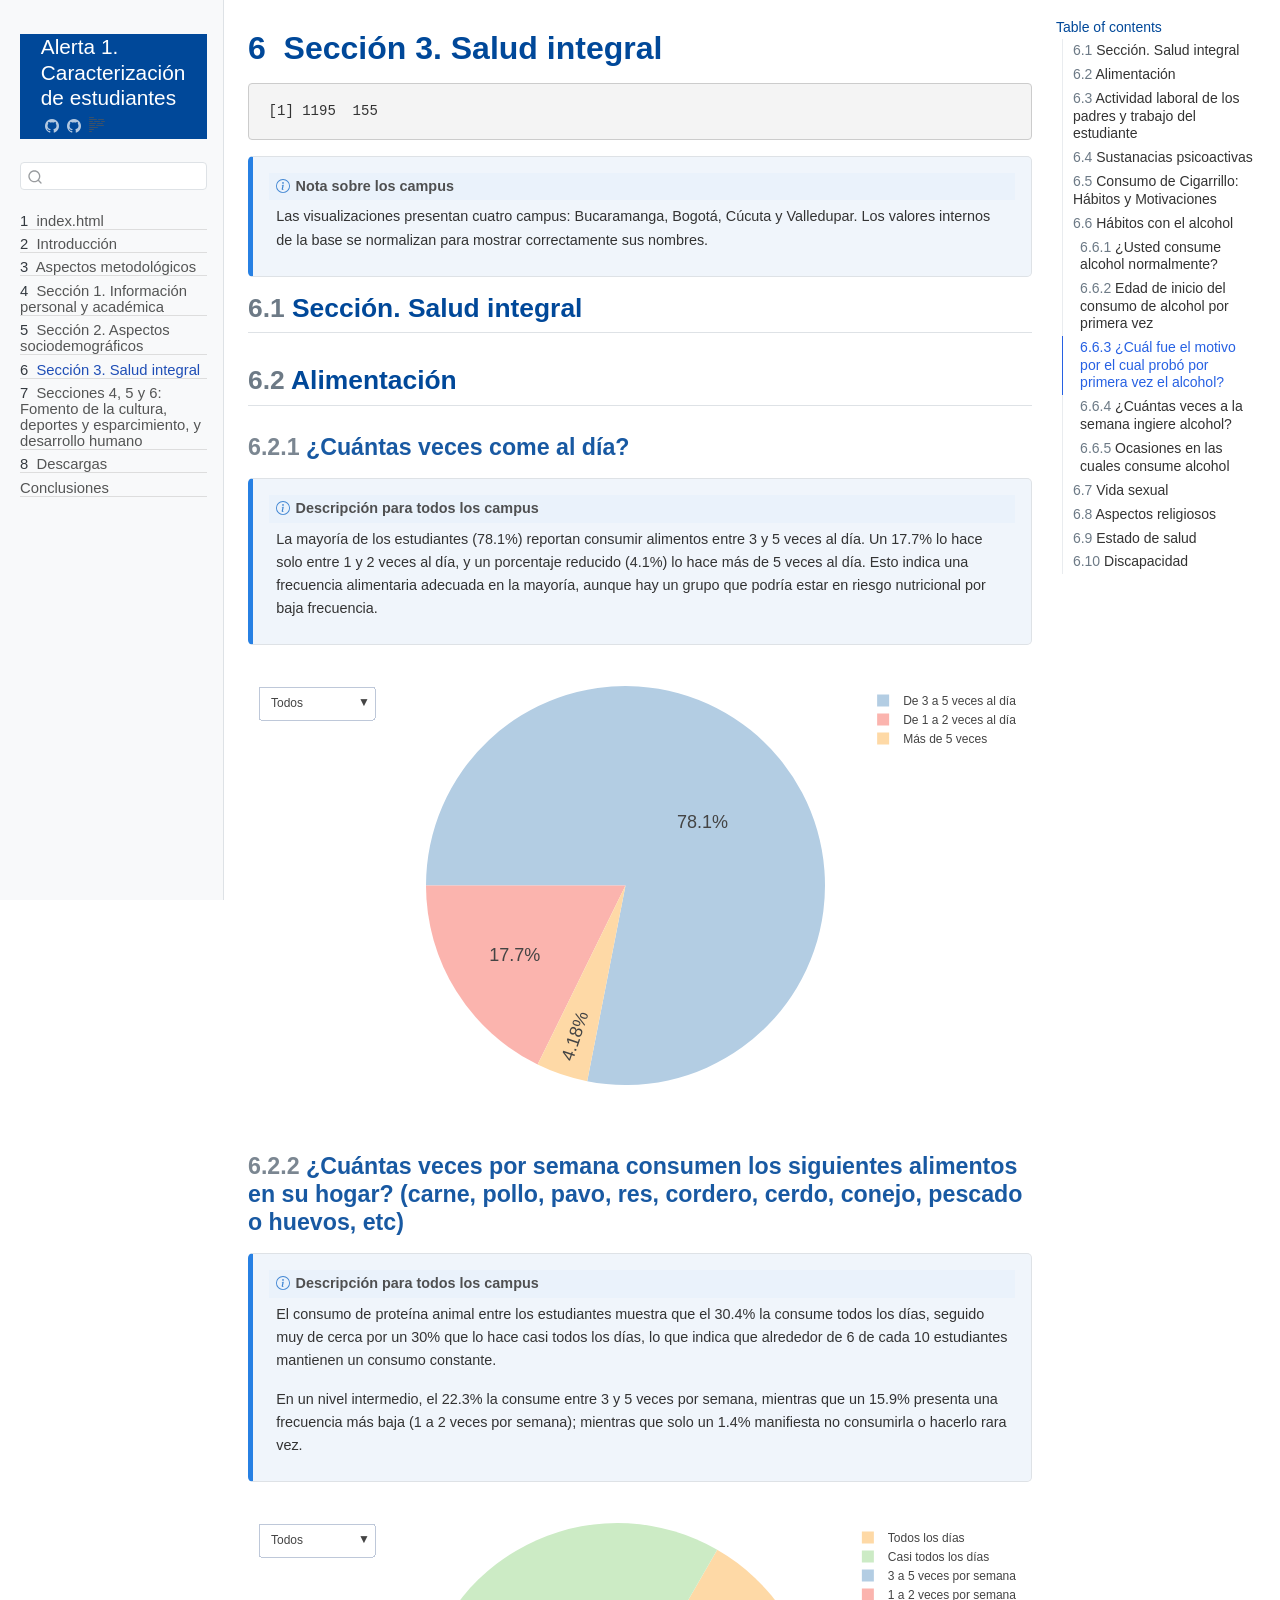
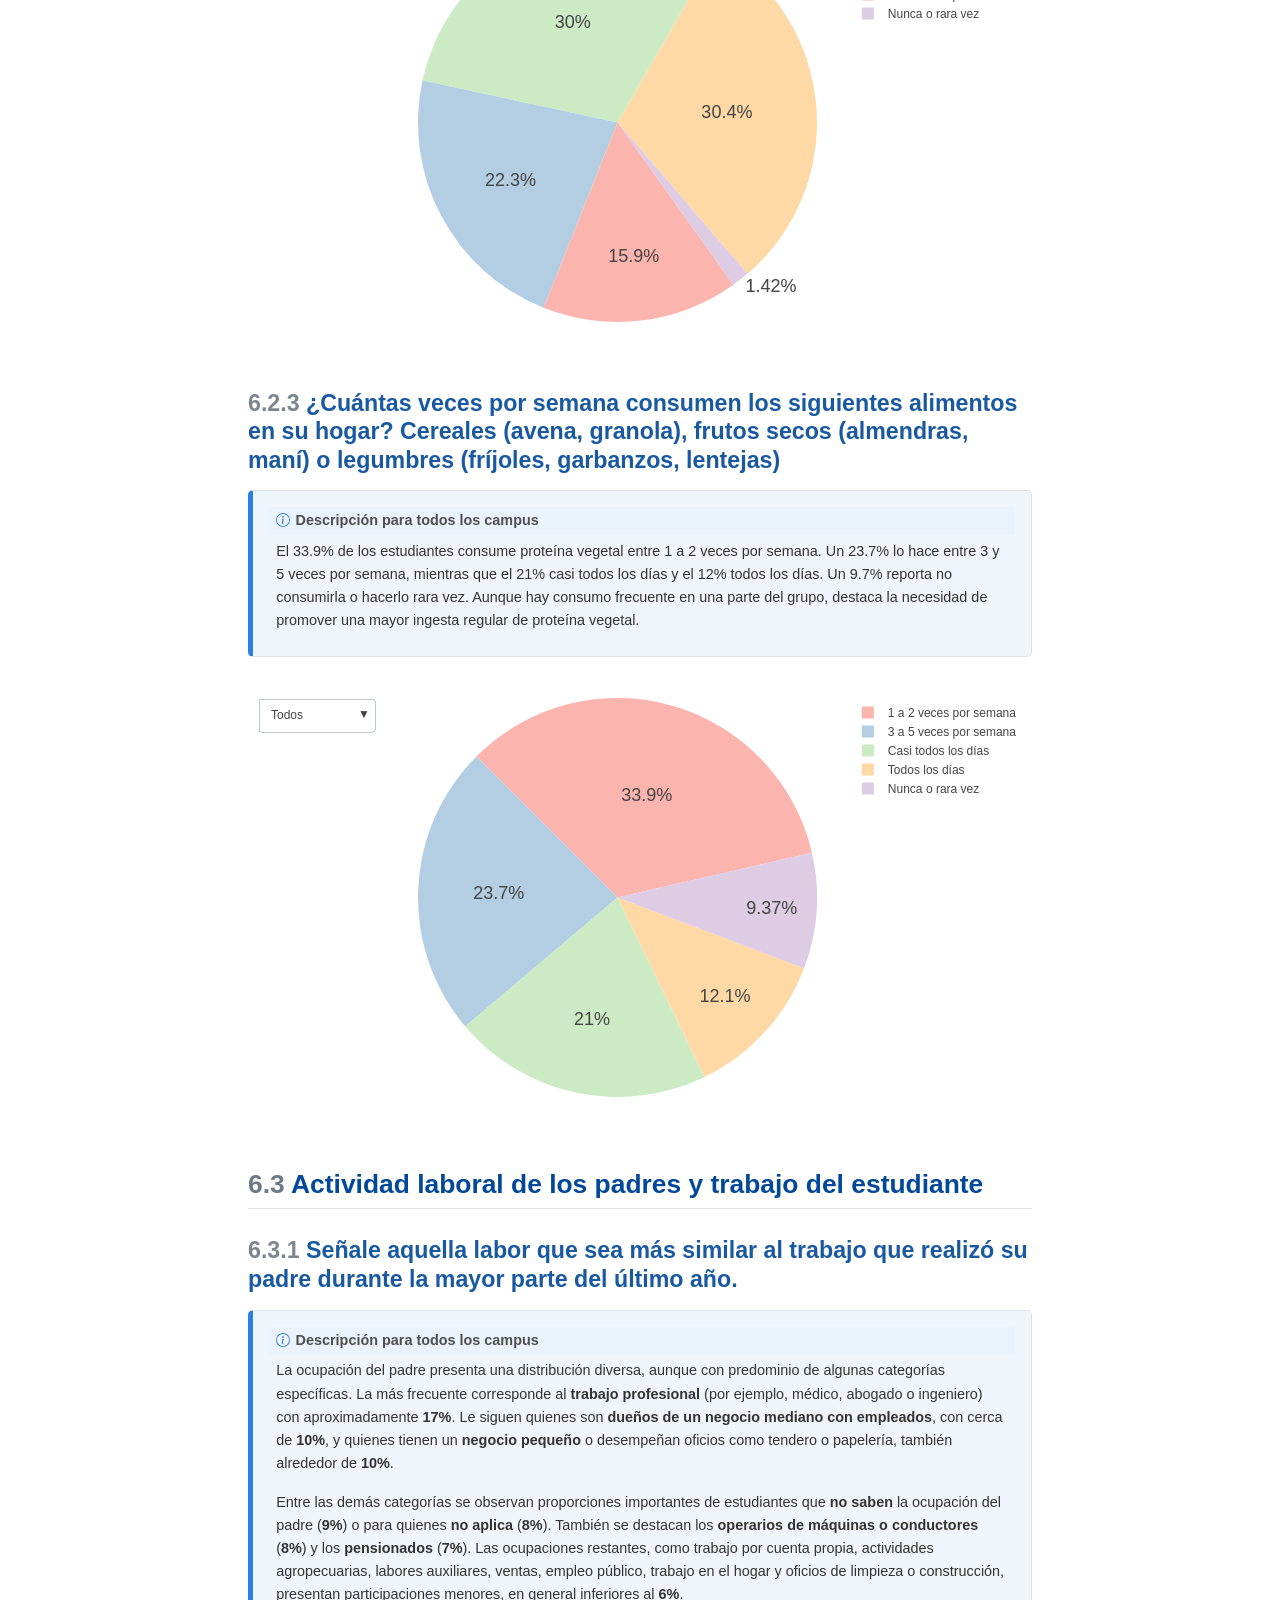
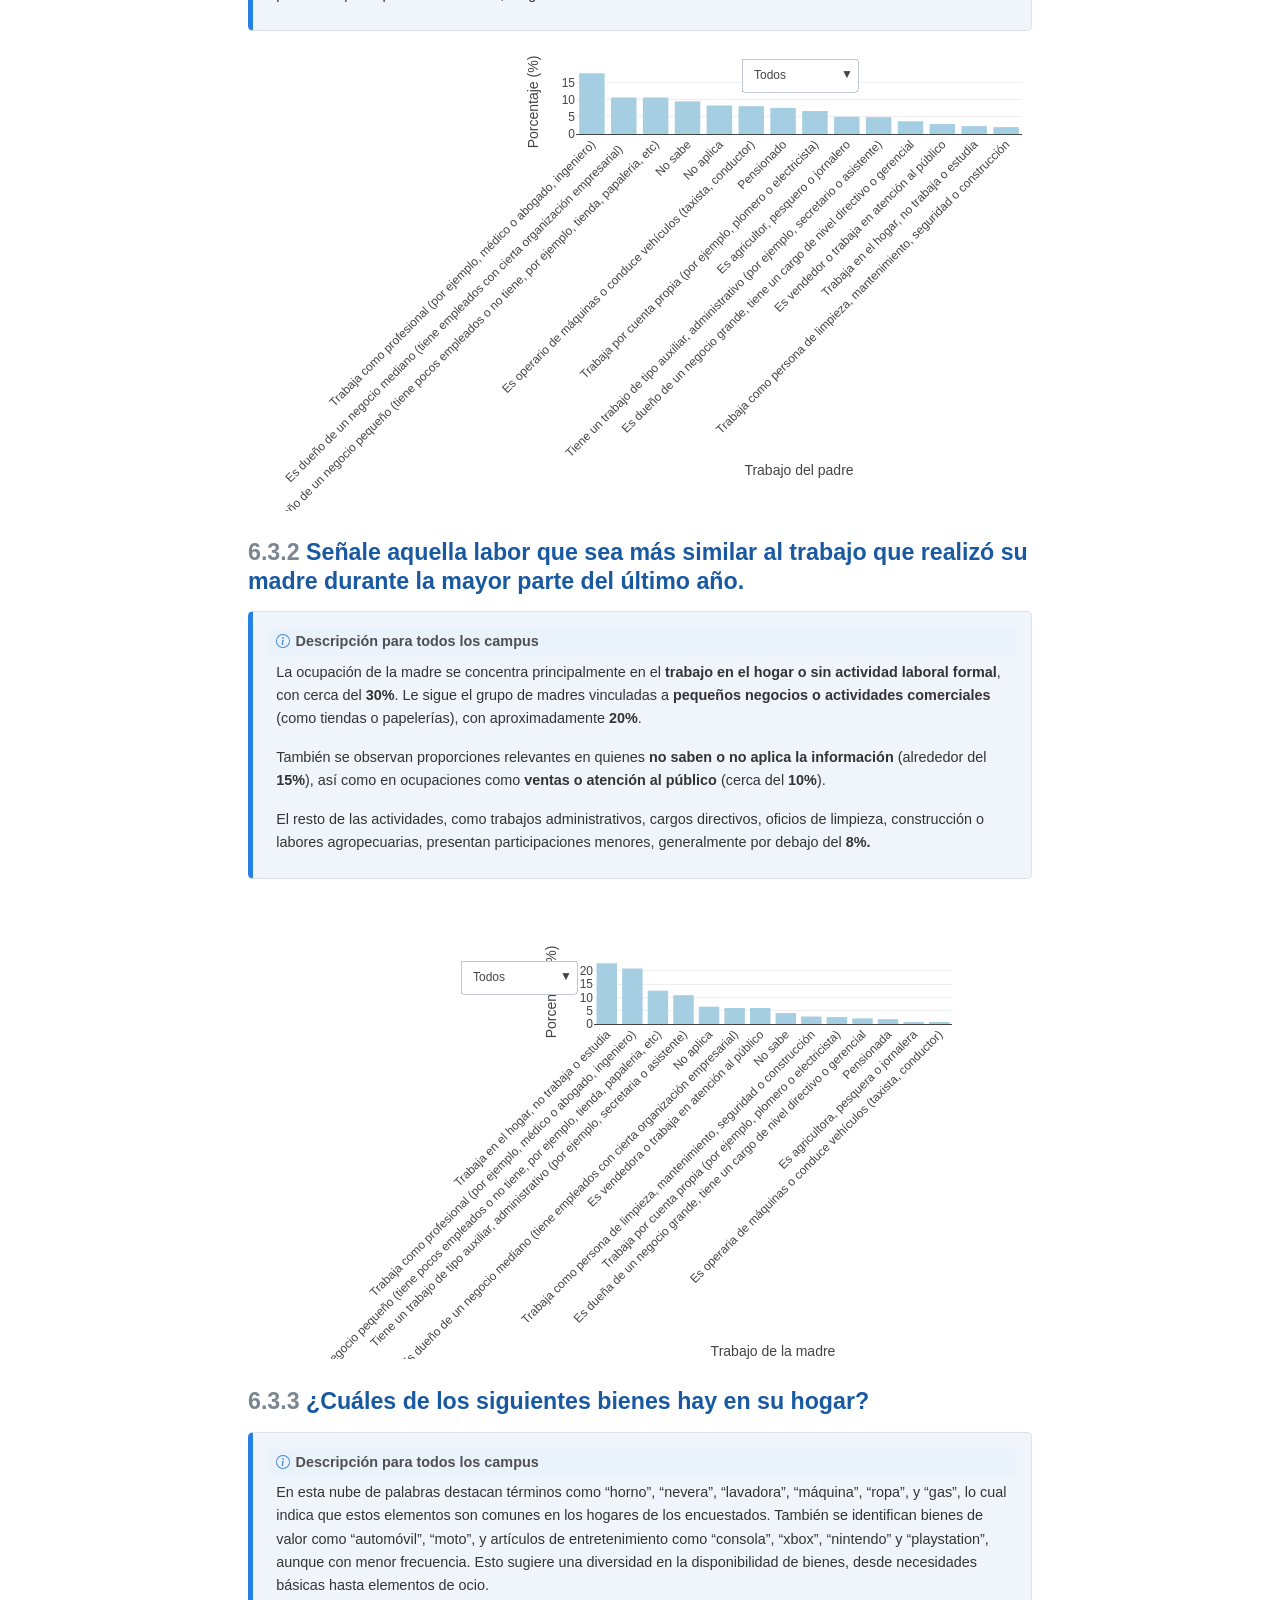
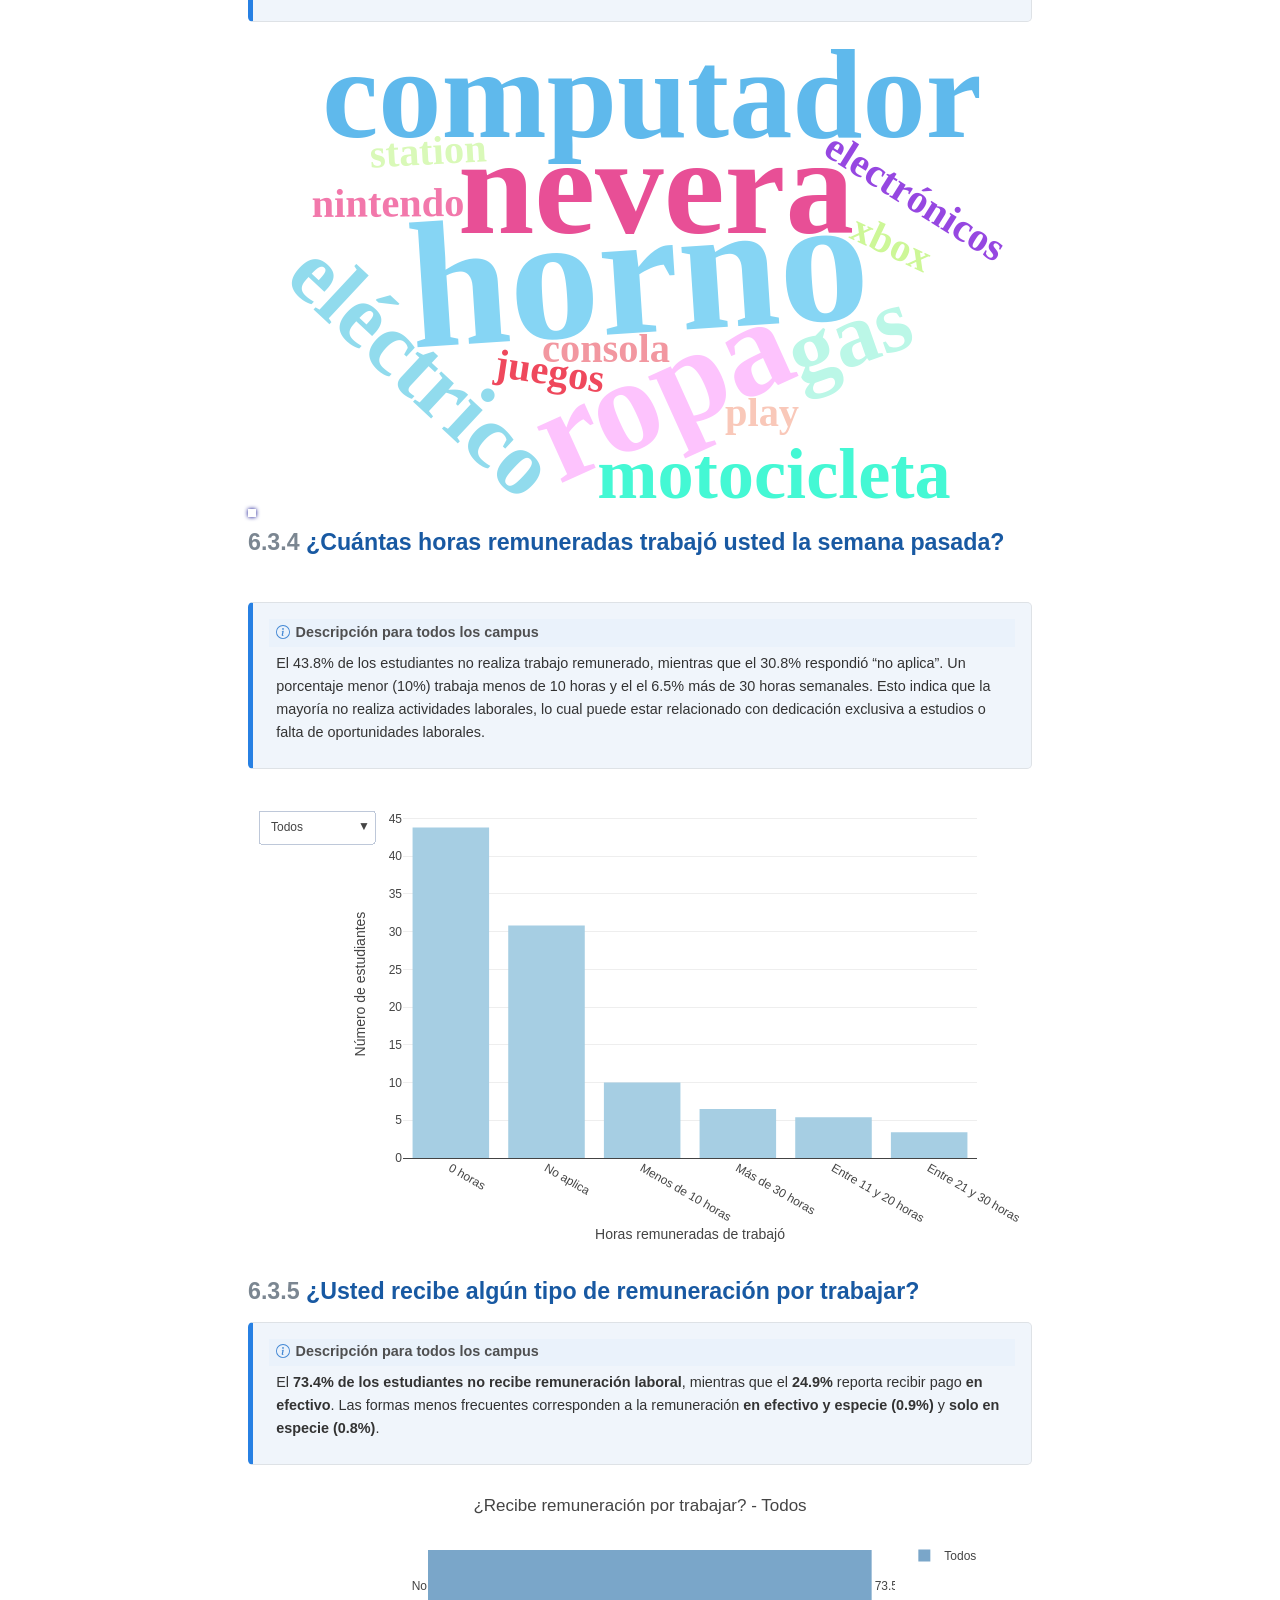
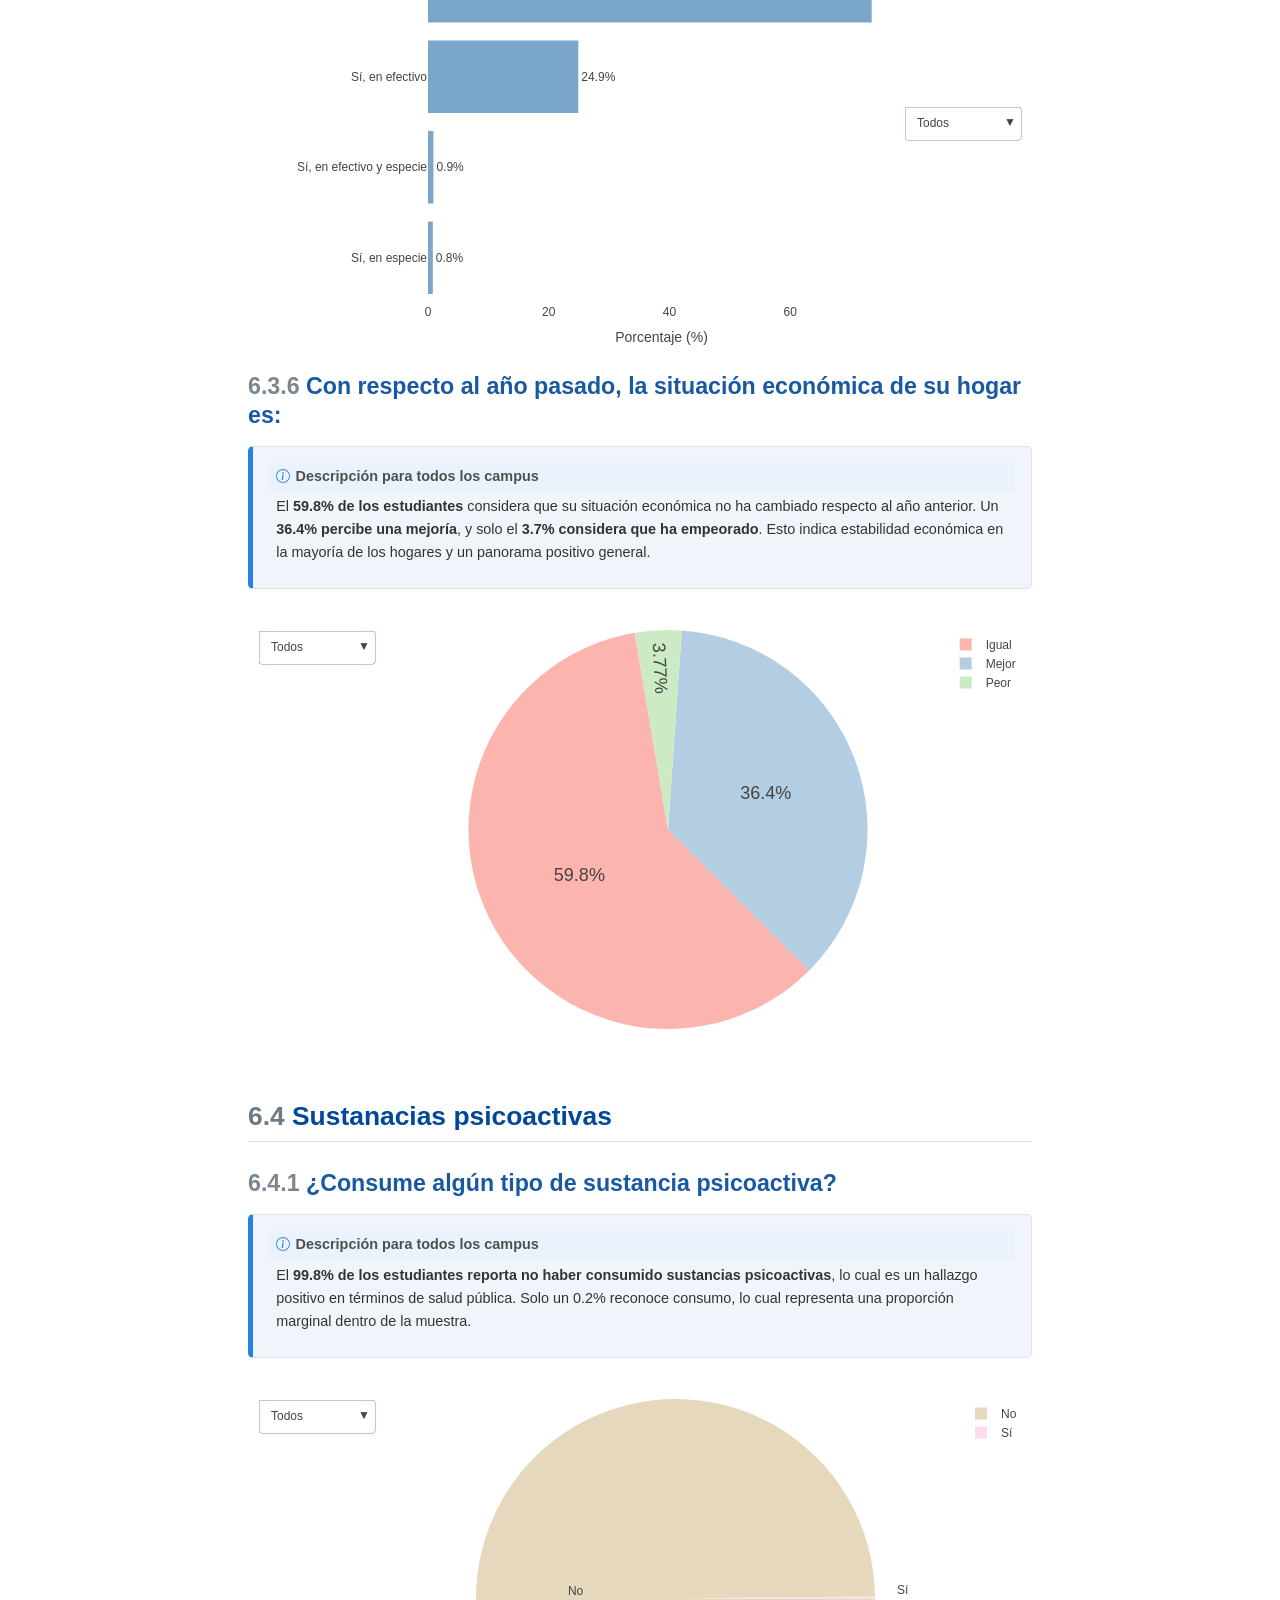
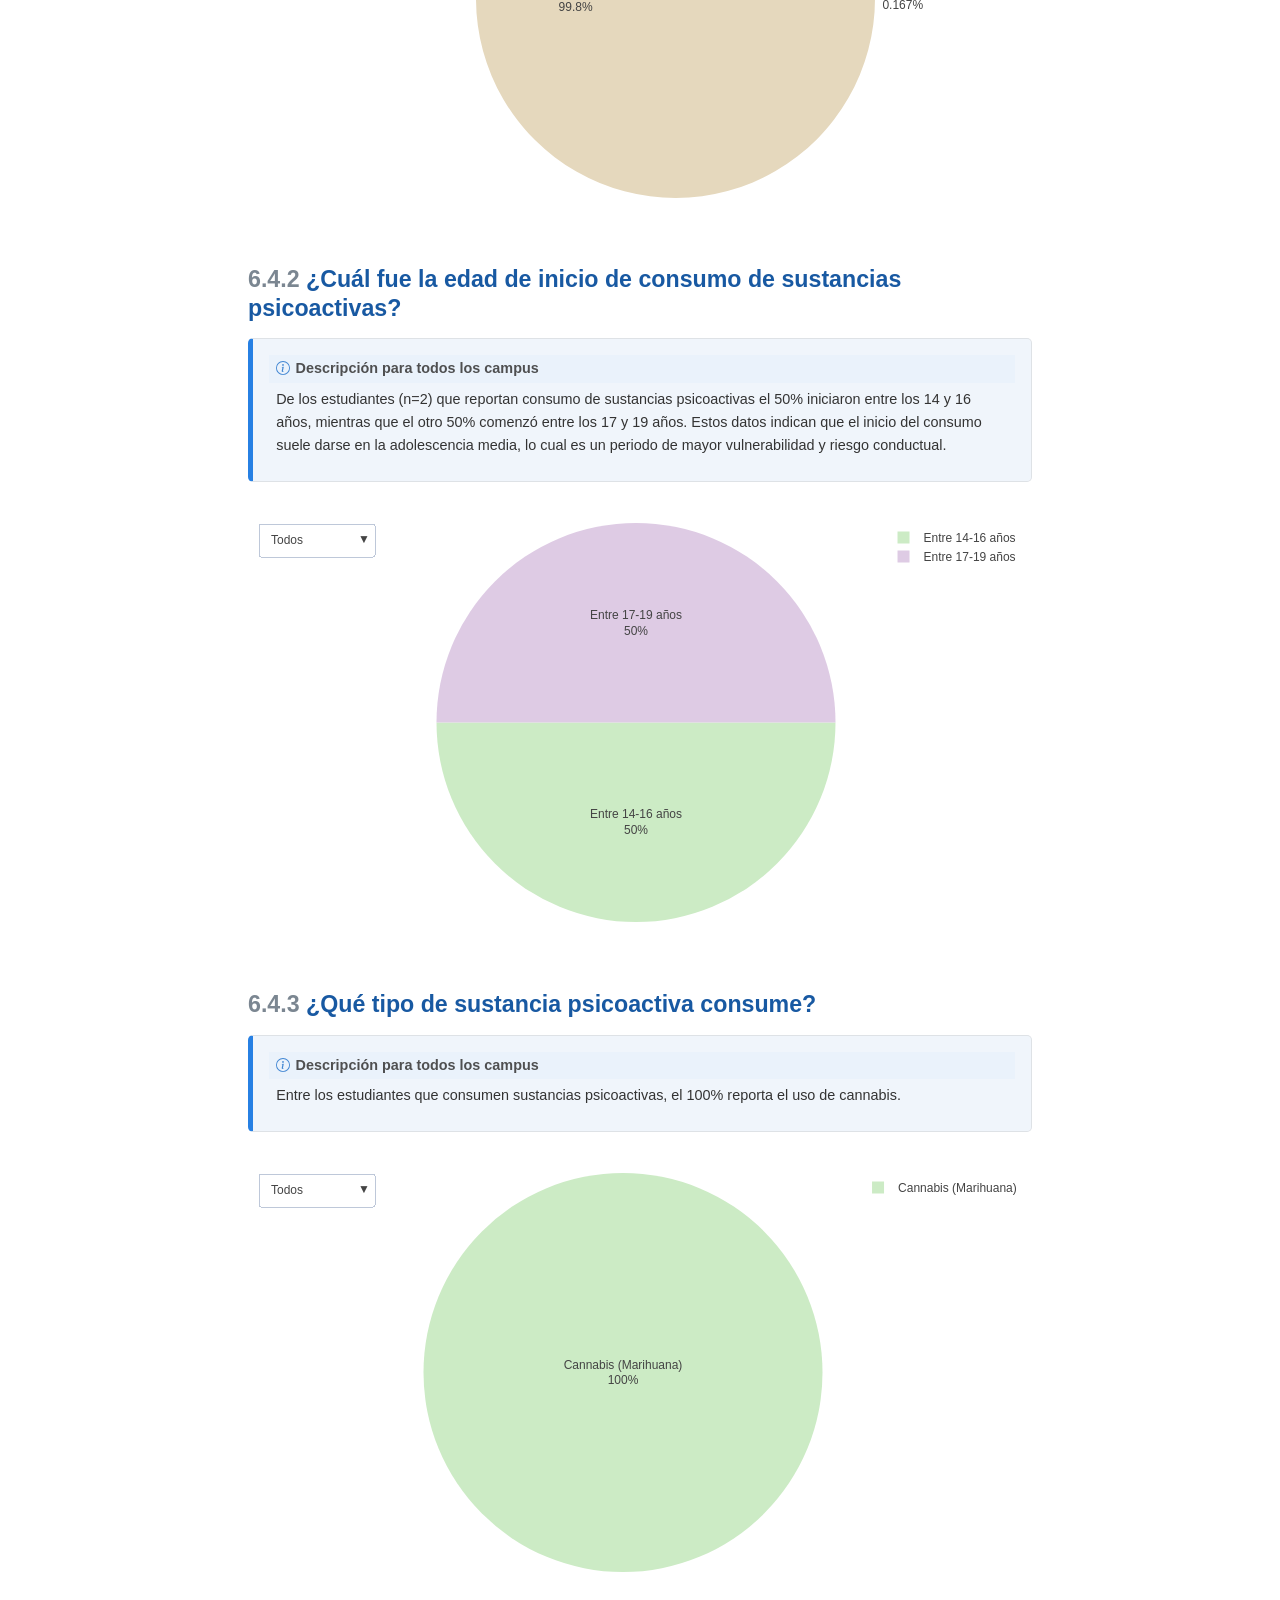
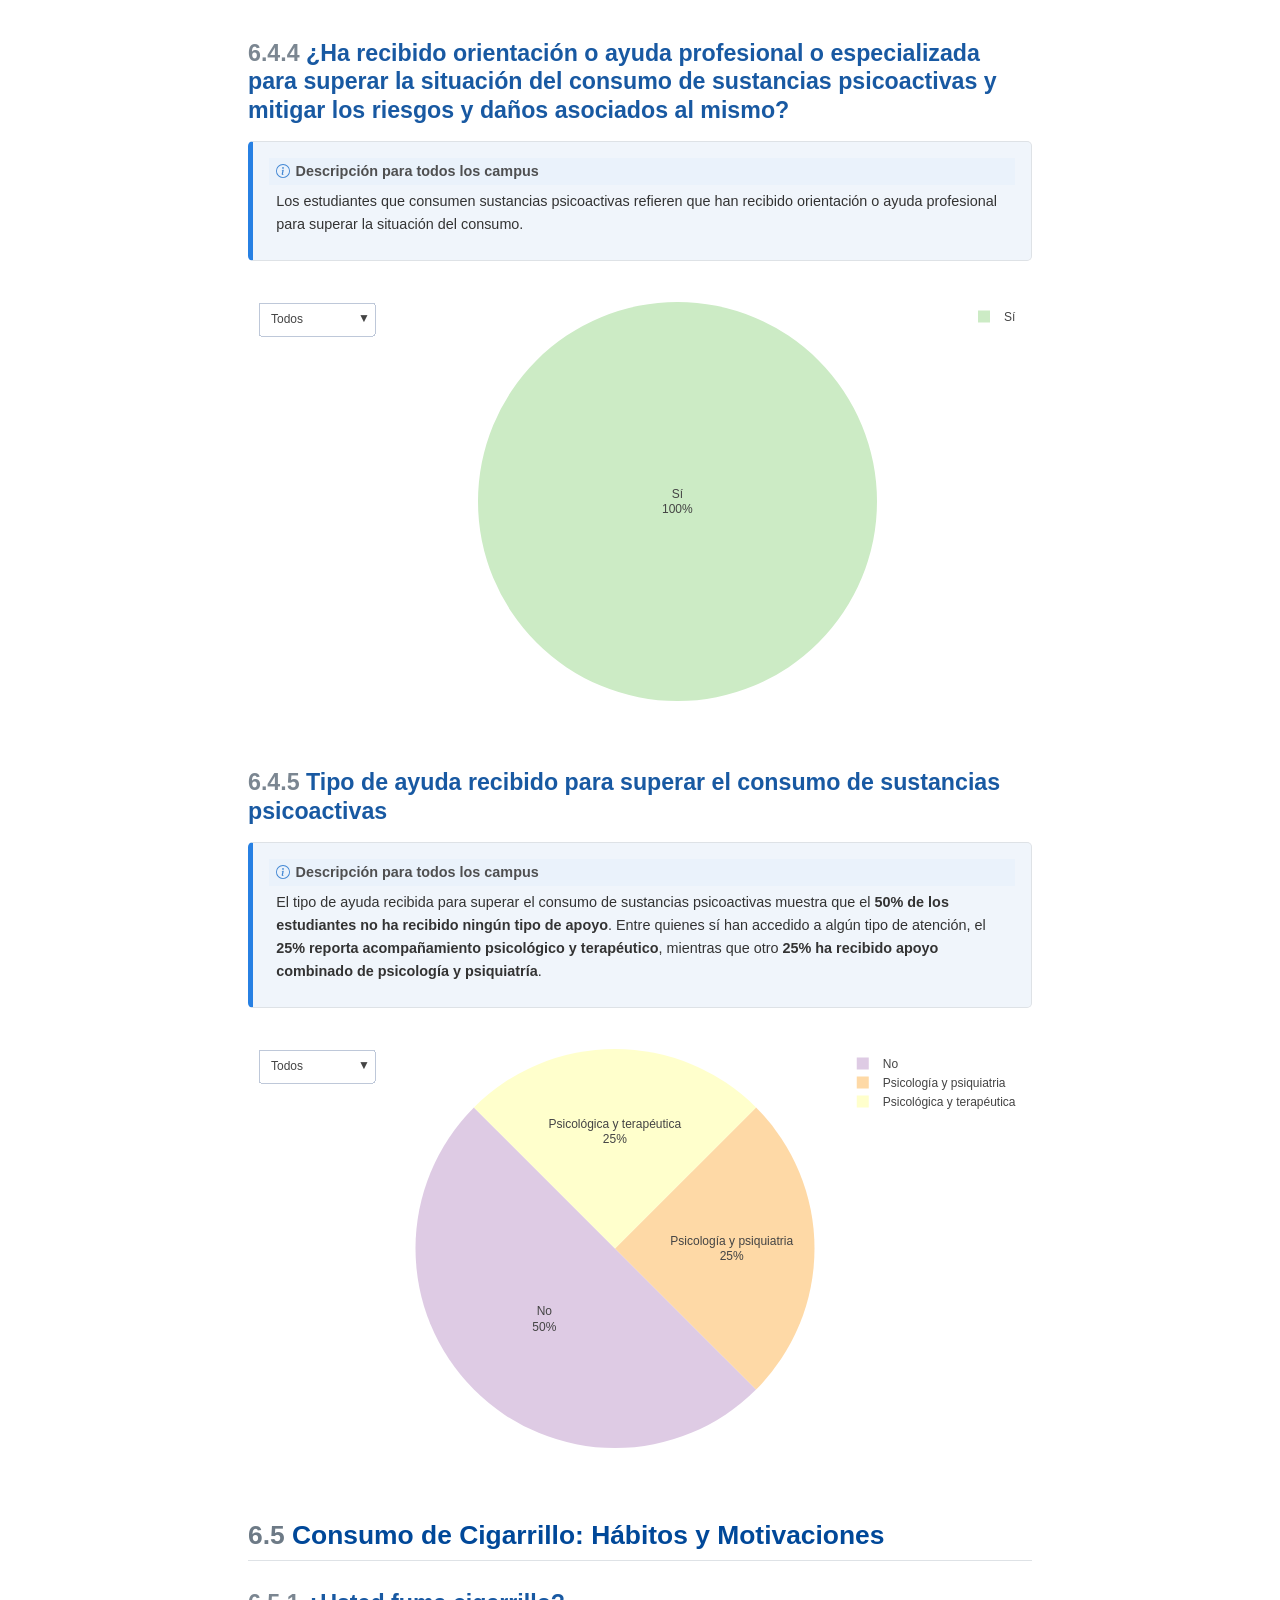
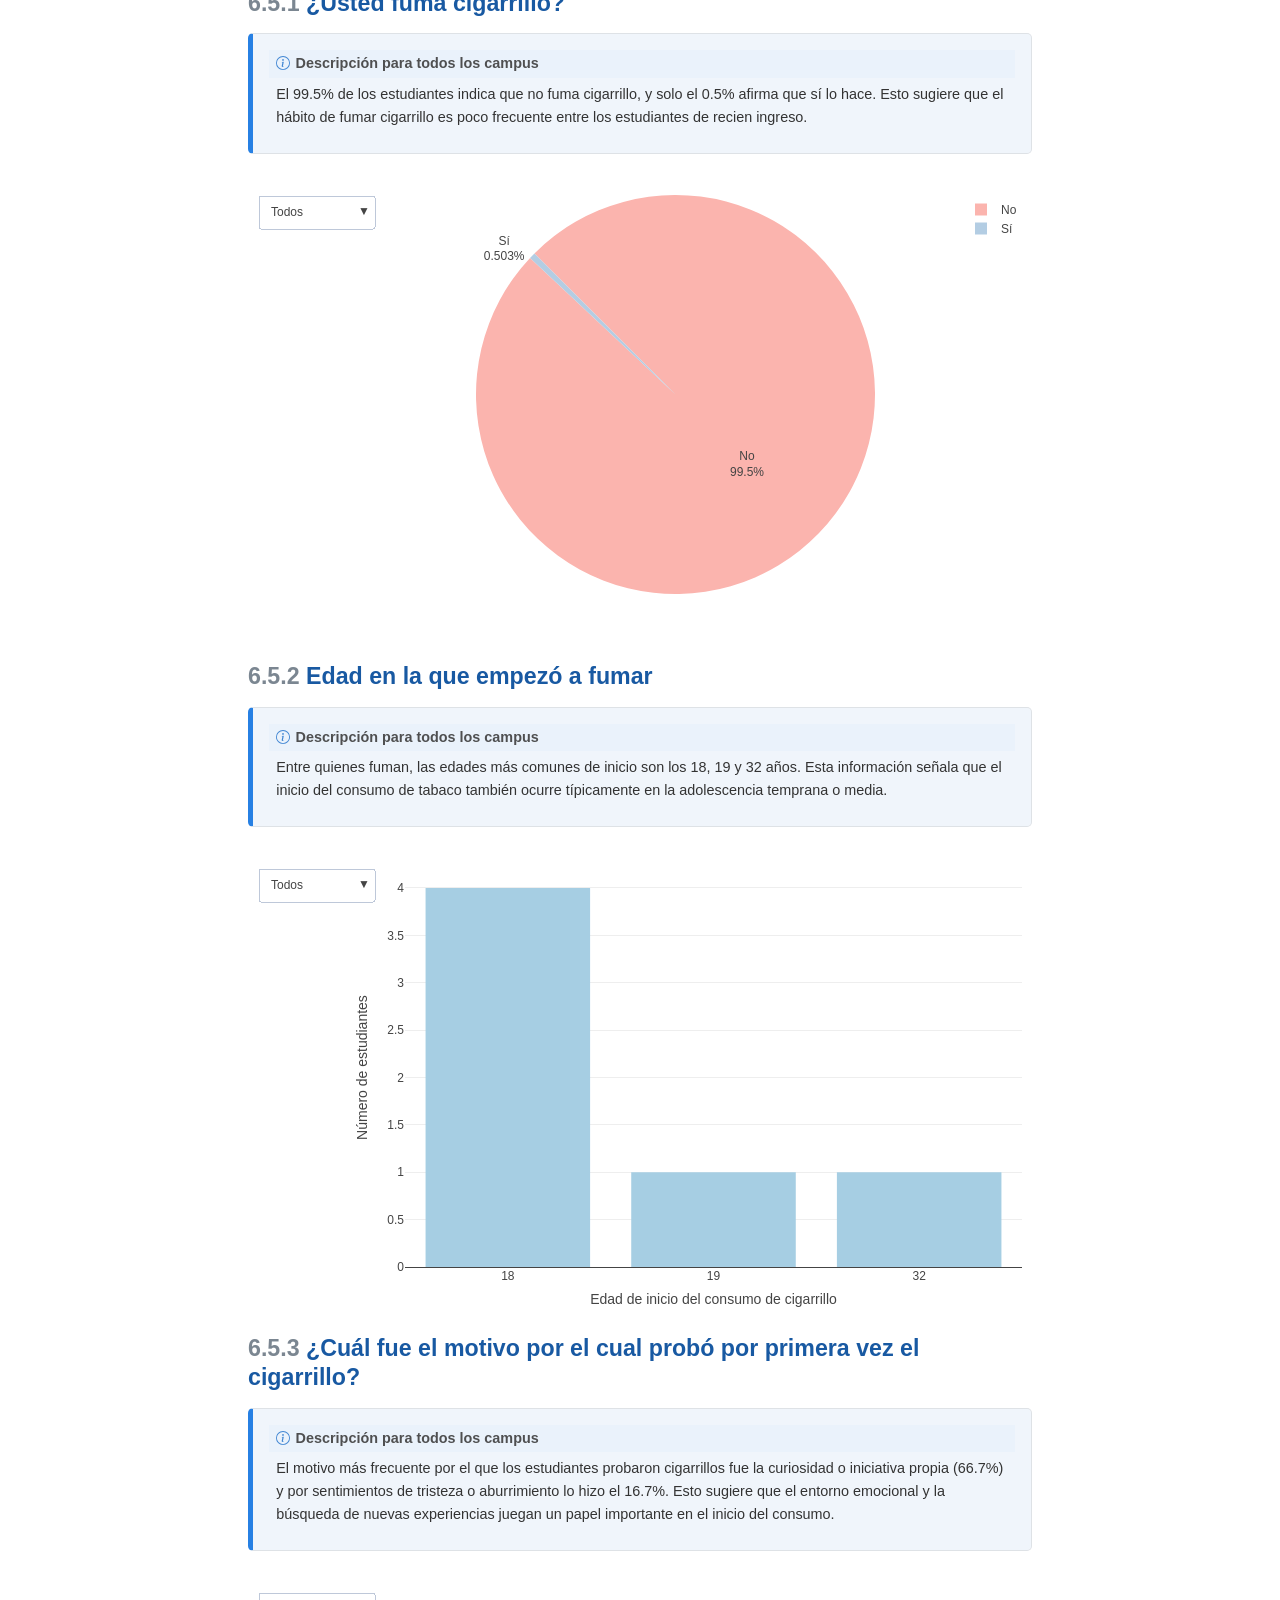
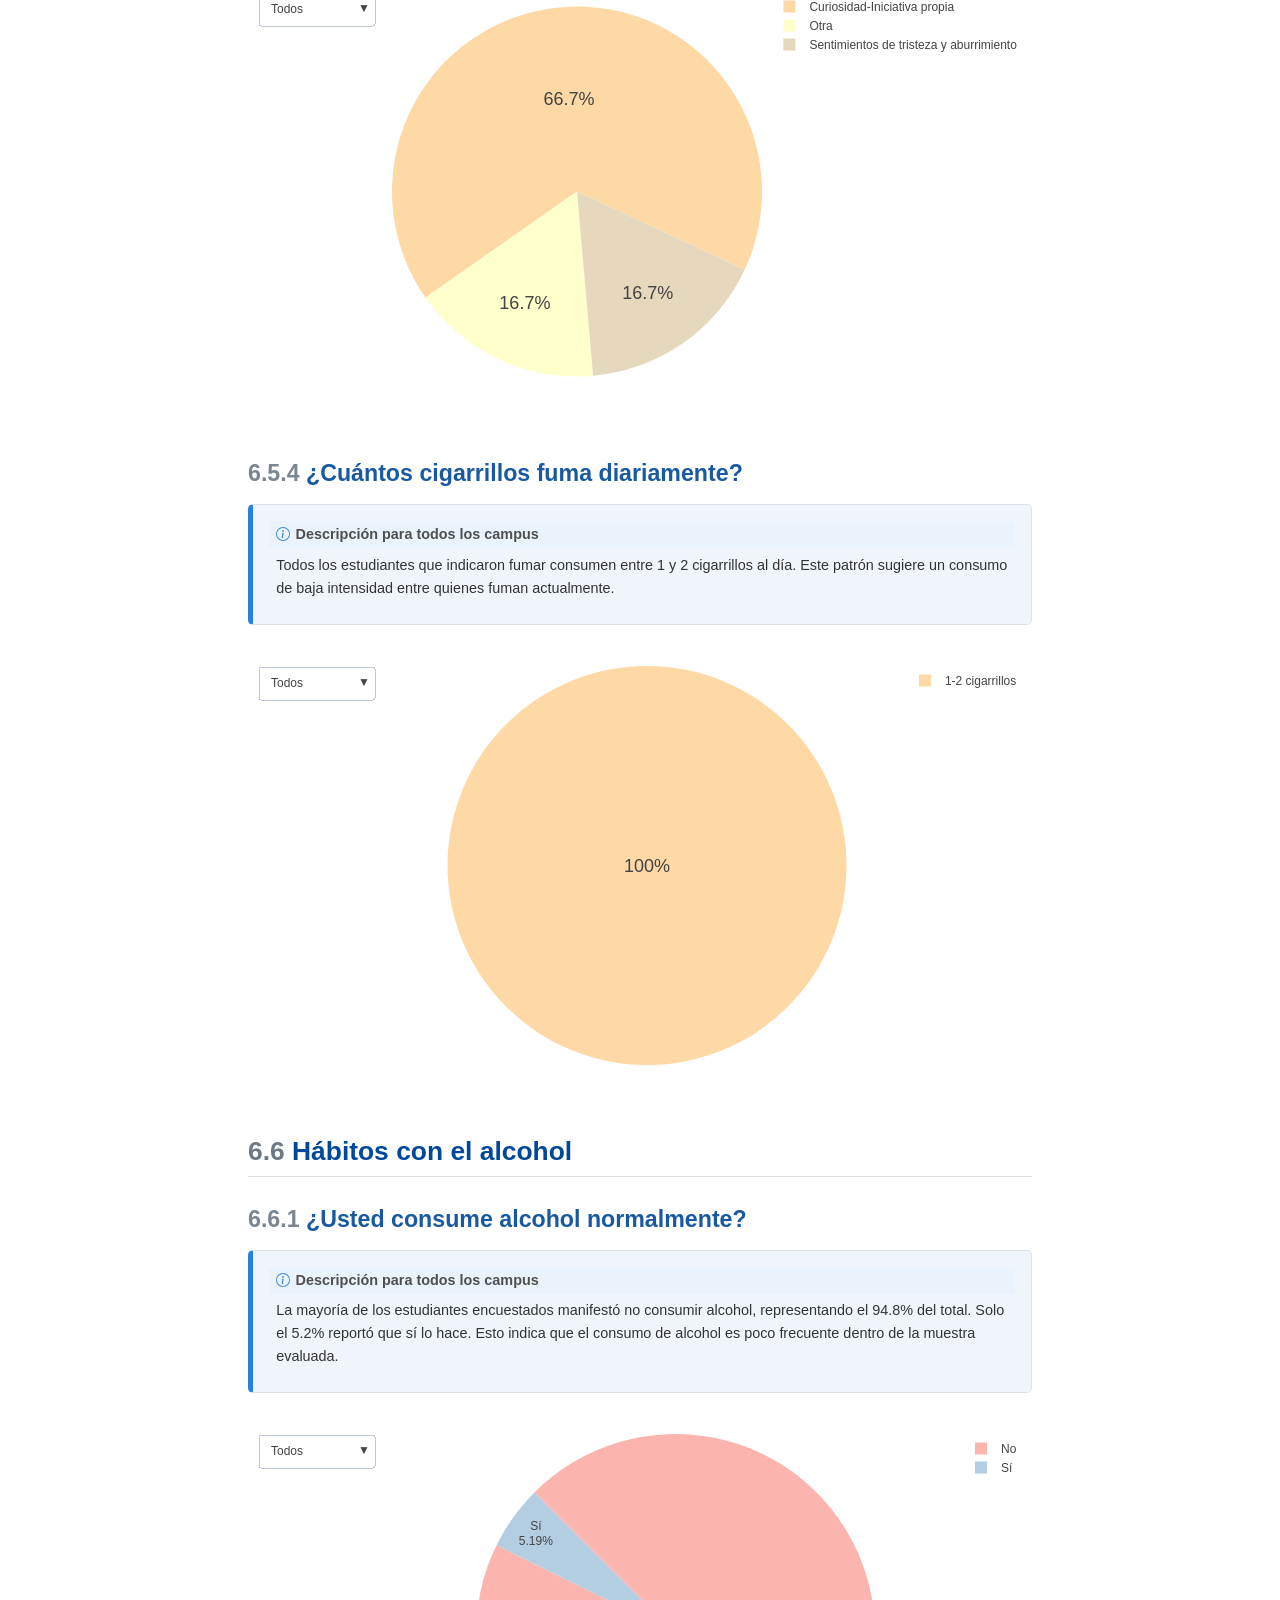
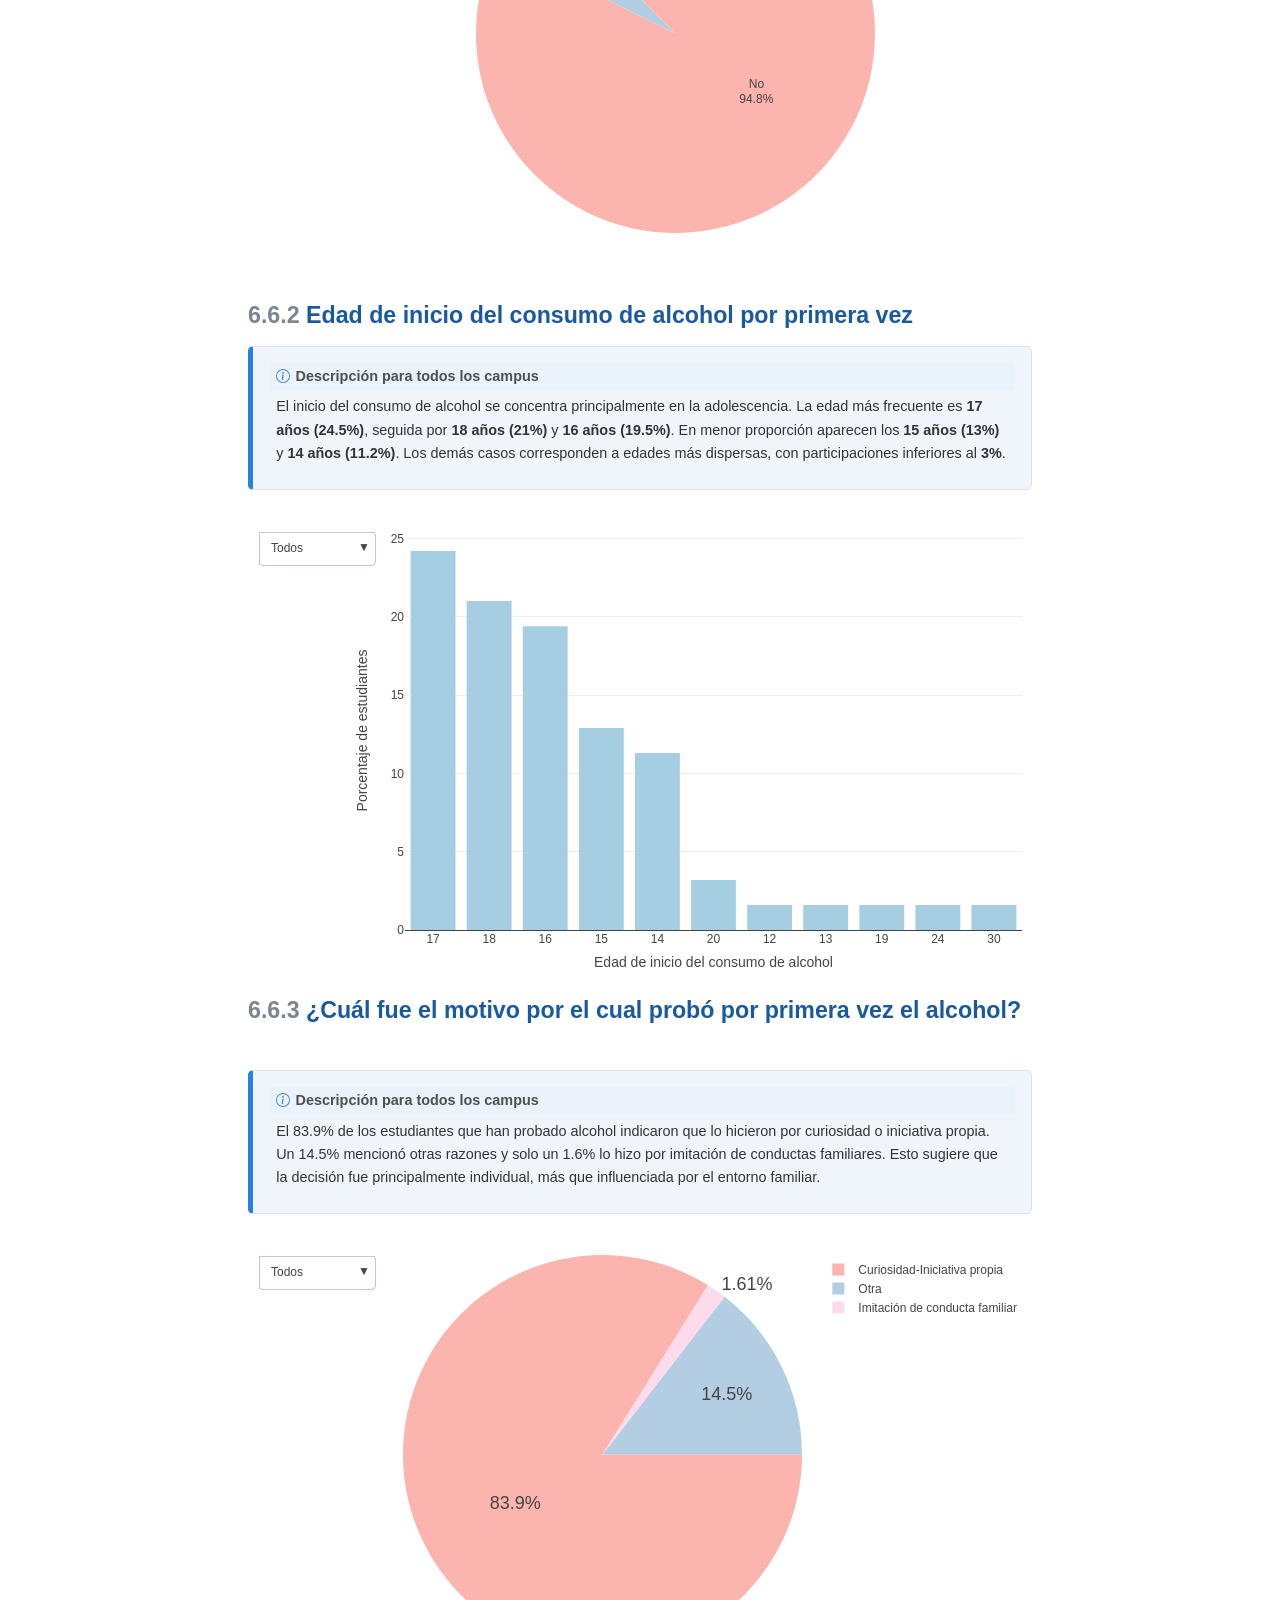
<file: docs/Seccion3.html>
<!DOCTYPE html>
<html xmlns="http://www.w3.org/1999/xhtml" lang="en" xml:lang="en"><head>

<meta charset="utf-8">
<meta name="generator" content="quarto-1.7.33">

<meta name="viewport" content="width=device-width, initial-scale=1.0, user-scalable=yes">


<title>6&nbsp; Sección 3. Salud integral – Alerta 1. Caracterización de estudiantes</title>
<style>
code{white-space: pre-wrap;}
span.smallcaps{font-variant: small-caps;}
div.columns{display: flex; gap: min(4vw, 1.5em);}
div.column{flex: auto; overflow-x: auto;}
div.hanging-indent{margin-left: 1.5em; text-indent: -1.5em;}
ul.task-list{list-style: none;}
ul.task-list li input[type="checkbox"] {
  width: 0.8em;
  margin: 0 0.8em 0.2em -1em; /* quarto-specific, see https://github.com/quarto-dev/quarto-cli/issues/4556 */ 
  vertical-align: middle;
}
</style>


<script src="site_libs/quarto-nav/quarto-nav.js"></script>
<script src="site_libs/quarto-nav/headroom.min.js"></script>
<script src="site_libs/clipboard/clipboard.min.js"></script>
<script src="site_libs/quarto-search/autocomplete.umd.js"></script>
<script src="site_libs/quarto-search/fuse.min.js"></script>
<script src="site_libs/quarto-search/quarto-search.js"></script>
<meta name="quarto:offset" content="./">
<link href="./Seccion4.html" rel="next">
<link href="./Seccion2.html" rel="prev">
<script src="site_libs/quarto-html/quarto.js" type="module"></script>
<script src="site_libs/quarto-html/tabsets/tabsets.js" type="module"></script>
<script src="site_libs/quarto-html/popper.min.js"></script>
<script src="site_libs/quarto-html/tippy.umd.min.js"></script>
<script src="site_libs/quarto-html/anchor.min.js"></script>
<link href="site_libs/quarto-html/tippy.css" rel="stylesheet">
<link href="site_libs/quarto-html/quarto-syntax-highlighting-ea385d0e468b0dd5ea5bf0780b1290d9.css" rel="stylesheet" id="quarto-text-highlighting-styles">
<script src="site_libs/bootstrap/bootstrap.min.js"></script>
<link href="site_libs/bootstrap/bootstrap-icons.css" rel="stylesheet">
<link href="site_libs/bootstrap/bootstrap-e41c52433b7b17f137c3030fa62955b6.min.css" rel="stylesheet" append-hash="true" id="quarto-bootstrap" data-mode="light">
<script id="quarto-search-options" type="application/json">{
  "location": "sidebar",
  "copy-button": false,
  "collapse-after": 3,
  "panel-placement": "start",
  "type": "textbox",
  "limit": 50,
  "keyboard-shortcut": [
    "f",
    "/",
    "s"
  ],
  "show-item-context": false,
  "language": {
    "search-no-results-text": "No results",
    "search-matching-documents-text": "matching documents",
    "search-copy-link-title": "Copy link to search",
    "search-hide-matches-text": "Hide additional matches",
    "search-more-match-text": "more match in this document",
    "search-more-matches-text": "more matches in this document",
    "search-clear-button-title": "Clear",
    "search-text-placeholder": "",
    "search-detached-cancel-button-title": "Cancel",
    "search-submit-button-title": "Submit",
    "search-label": "Search"
  }
}</script>
<link rel="stylesheet" href="https://cdn.jsdelivr.net/npm/bootstrap-icons@1.11.3/font/bootstrap-icons.css">
<link href="site_libs/htmltools-fill-0.5.9/fill.css" rel="stylesheet">

<script src="site_libs/htmlwidgets-1.6.4/htmlwidgets.js"></script>

<script src="site_libs/plotly-binding-4.12.0/plotly.js"></script>

<script src="site_libs/typedarray-0.1/typedarray.min.js"></script>

<script src="site_libs/jquery-3.5.1/jquery.min.js"></script>

<link href="site_libs/crosstalk-1.2.2/css/crosstalk.min.css" rel="stylesheet">

<script src="site_libs/crosstalk-1.2.2/js/crosstalk.min.js"></script>

<link href="site_libs/plotly-htmlwidgets-css-2.25.2/plotly-htmlwidgets.css" rel="stylesheet">

<script src="site_libs/plotly-main-2.25.2/plotly-latest.min.js"></script>

<link href="site_libs/wordcloud2-0.0.1/wordcloud.css" rel="stylesheet">

<script src="site_libs/wordcloud2-0.0.1/wordcloud2-all.js"></script>

<script src="site_libs/wordcloud2-0.0.1/hover.js"></script>

<script src="site_libs/wordcloud2-binding-0.2.1/wordcloud2.js"></script>



<link rel="stylesheet" href="style.css">
</head>

<body class="nav-sidebar docked quarto-light">

<div id="quarto-search-results"></div>
  <header id="quarto-header" class="headroom fixed-top">
  <nav class="quarto-secondary-nav">
    <div class="container-fluid d-flex">
      <button type="button" class="quarto-btn-toggle btn" data-bs-toggle="collapse" role="button" data-bs-target=".quarto-sidebar-collapse-item" aria-controls="quarto-sidebar" aria-expanded="false" aria-label="Toggle sidebar navigation" onclick="if (window.quartoToggleHeadroom) { window.quartoToggleHeadroom(); }">
        <i class="bi bi-layout-text-sidebar-reverse"></i>
      </button>
        <nav class="quarto-page-breadcrumbs" aria-label="breadcrumb"><ol class="breadcrumb"><li class="breadcrumb-item"><a href="./Seccion3.html"><span class="chapter-number">6</span>&nbsp; <span class="chapter-title">Sección 3. Salud integral</span></a></li></ol></nav>
        <a class="flex-grow-1" role="navigation" data-bs-toggle="collapse" data-bs-target=".quarto-sidebar-collapse-item" aria-controls="quarto-sidebar" aria-expanded="false" aria-label="Toggle sidebar navigation" onclick="if (window.quartoToggleHeadroom) { window.quartoToggleHeadroom(); }">      
        </a>
      <button type="button" class="btn quarto-search-button" aria-label="Search" onclick="window.quartoOpenSearch();">
        <i class="bi bi-search"></i>
      </button>
    </div>
  </nav>
</header>
<!-- content -->
<div id="quarto-content" class="quarto-container page-columns page-rows-contents page-layout-article">
<!-- sidebar -->
  <nav id="quarto-sidebar" class="sidebar collapse collapse-horizontal quarto-sidebar-collapse-item sidebar-navigation docked overflow-auto">
    <div class="pt-lg-2 mt-2 text-left sidebar-header">
    <div class="sidebar-title mb-0 py-0">
      <a href="./">Alerta 1. Caracterización de estudiantes</a> 
        <div class="sidebar-tools-main tools-wide">
    <a href="https://github.com/udesanalitica/alerta1_cx_2026-1" title="Repositorio GitHub" class="quarto-navigation-tool px-1" aria-label="Repositorio GitHub"><i class="bi bi-github"></i></a>
    <a href="https://github.com/udesanalitica/alerta1_cx_2026-1" title="Source Code" class="quarto-navigation-tool px-1" aria-label="Source Code"><i class="bi bi-github"></i></a>
  <a href="" class="quarto-reader-toggle quarto-navigation-tool px-1" onclick="window.quartoToggleReader(); return false;" title="Toggle reader mode">
  <div class="quarto-reader-toggle-btn">
  <i class="bi"></i>
  </div>
</a>
</div>
    </div>
      </div>
        <div class="mt-2 flex-shrink-0 align-items-center">
        <div class="sidebar-search">
        <div id="quarto-search" class="" title="Search"></div>
        </div>
        </div>
    <div class="sidebar-menu-container"> 
    <ul class="list-unstyled mt-1">
        <li class="sidebar-item">
  <div class="sidebar-item-container"> 
  <a href="./index.html" class="sidebar-item-text sidebar-link">
 <span class="menu-text"><span class="chapter-number">1</span>&nbsp; <span class="chapter-title">index.html</span></span></a>
  </div>
</li>
        <li class="sidebar-item">
  <div class="sidebar-item-container"> 
  <a href="./intro.html" class="sidebar-item-text sidebar-link">
 <span class="menu-text"><span class="chapter-number">2</span>&nbsp; <span class="chapter-title">Introducción</span></span></a>
  </div>
</li>
        <li class="sidebar-item">
  <div class="sidebar-item-container"> 
  <a href="./Seccion0.html" class="sidebar-item-text sidebar-link">
 <span class="menu-text"><span class="chapter-number">3</span>&nbsp; <span class="chapter-title">Aspectos metodológicos</span></span></a>
  </div>
</li>
        <li class="sidebar-item">
  <div class="sidebar-item-container"> 
  <a href="./Seccion1.html" class="sidebar-item-text sidebar-link">
 <span class="menu-text"><span class="chapter-number">4</span>&nbsp; <span class="chapter-title">Sección 1. Información personal y académica</span></span></a>
  </div>
</li>
        <li class="sidebar-item">
  <div class="sidebar-item-container"> 
  <a href="./Seccion2.html" class="sidebar-item-text sidebar-link">
 <span class="menu-text"><span class="chapter-number">5</span>&nbsp; <span class="chapter-title">Sección 2. Aspectos sociodemográficos</span></span></a>
  </div>
</li>
        <li class="sidebar-item">
  <div class="sidebar-item-container"> 
  <a href="./Seccion3.html" class="sidebar-item-text sidebar-link active">
 <span class="menu-text"><span class="chapter-number">6</span>&nbsp; <span class="chapter-title">Sección 3. Salud integral</span></span></a>
  </div>
</li>
        <li class="sidebar-item">
  <div class="sidebar-item-container"> 
  <a href="./Seccion4.html" class="sidebar-item-text sidebar-link">
 <span class="menu-text"><span class="chapter-number">7</span>&nbsp; <span class="chapter-title">Secciones 4, 5 y 6: Fomento de la cultura, deportes y esparcimiento, y desarrollo humano</span></span></a>
  </div>
</li>
        <li class="sidebar-item">
  <div class="sidebar-item-container"> 
  <a href="./Descargas.html" class="sidebar-item-text sidebar-link">
 <span class="menu-text"><span class="chapter-number">8</span>&nbsp; <span class="chapter-title">Descargas</span></span></a>
  </div>
</li>
        <li class="sidebar-item">
  <div class="sidebar-item-container"> 
  <a href="./Conclusiones.html" class="sidebar-item-text sidebar-link">
 <span class="menu-text">Conclusiones</span></a>
  </div>
</li>
    </ul>
    </div>
</nav>
<div id="quarto-sidebar-glass" class="quarto-sidebar-collapse-item" data-bs-toggle="collapse" data-bs-target=".quarto-sidebar-collapse-item"></div>
<!-- margin-sidebar -->
    <div id="quarto-margin-sidebar" class="sidebar margin-sidebar">
        <nav id="TOC" role="doc-toc" class="toc-active">
    <h2 id="toc-title">Table of contents</h2>
   
  <ul>
  <li><a href="#sección.-salud-integral" id="toc-sección.-salud-integral" class="nav-link active" data-scroll-target="#sección.-salud-integral"><span class="header-section-number">6.1</span> Sección. Salud integral</a></li>
  <li><a href="#alimentación" id="toc-alimentación" class="nav-link" data-scroll-target="#alimentación"><span class="header-section-number">6.2</span> Alimentación</a>
  <ul class="collapse">
  <li><a href="#cuántas-veces-come-al-día" id="toc-cuántas-veces-come-al-día" class="nav-link" data-scroll-target="#cuántas-veces-come-al-día"><span class="header-section-number">6.2.1</span> ¿Cuántas veces come al día?</a></li>
  <li><a href="#cuántas-veces-por-semana-consumen-los-siguientes-alimentos-en-su-hogar-carne-pollo-pavo-res-cordero-cerdo-conejo-pescado-o-huevos-etc" id="toc-cuántas-veces-por-semana-consumen-los-siguientes-alimentos-en-su-hogar-carne-pollo-pavo-res-cordero-cerdo-conejo-pescado-o-huevos-etc" class="nav-link" data-scroll-target="#cuántas-veces-por-semana-consumen-los-siguientes-alimentos-en-su-hogar-carne-pollo-pavo-res-cordero-cerdo-conejo-pescado-o-huevos-etc"><span class="header-section-number">6.2.2</span> ¿Cuántas veces por semana consumen los siguientes alimentos en su hogar? (carne, pollo, pavo, res, cordero, cerdo, conejo, pescado o huevos, etc)</a></li>
  <li><a href="#cuántas-veces-por-semana-consumen-los-siguientes-alimentos-en-su-hogar-cereales-avena-granola-frutos-secos-almendras-maní-o-legumbres-fríjoles-garbanzos-lentejas" id="toc-cuántas-veces-por-semana-consumen-los-siguientes-alimentos-en-su-hogar-cereales-avena-granola-frutos-secos-almendras-maní-o-legumbres-fríjoles-garbanzos-lentejas" class="nav-link" data-scroll-target="#cuántas-veces-por-semana-consumen-los-siguientes-alimentos-en-su-hogar-cereales-avena-granola-frutos-secos-almendras-maní-o-legumbres-fríjoles-garbanzos-lentejas"><span class="header-section-number">6.2.3</span> ¿Cuántas veces por semana consumen los siguientes alimentos en su hogar? Cereales (avena, granola), frutos secos (almendras, maní) o legumbres (fríjoles, garbanzos, lentejas)</a></li>
  </ul></li>
  <li><a href="#actividad-laboral-de-los-padres-y-trabajo-del-estudiante" id="toc-actividad-laboral-de-los-padres-y-trabajo-del-estudiante" class="nav-link" data-scroll-target="#actividad-laboral-de-los-padres-y-trabajo-del-estudiante"><span class="header-section-number">6.3</span> Actividad laboral de los padres y trabajo del estudiante</a>
  <ul class="collapse">
  <li><a href="#señale-aquella-labor-que-sea-más-similar-al-trabajo-que-realizó-su-padre-durante-la-mayor-parte-del-último-año." id="toc-señale-aquella-labor-que-sea-más-similar-al-trabajo-que-realizó-su-padre-durante-la-mayor-parte-del-último-año." class="nav-link" data-scroll-target="#señale-aquella-labor-que-sea-más-similar-al-trabajo-que-realizó-su-padre-durante-la-mayor-parte-del-último-año."><span class="header-section-number">6.3.1</span> Señale aquella labor que sea más similar al trabajo que realizó su padre durante la mayor parte del último año.</a></li>
  <li><a href="#señale-aquella-labor-que-sea-más-similar-al-trabajo-que-realizó-su-madre-durante-la-mayor-parte-del-último-año." id="toc-señale-aquella-labor-que-sea-más-similar-al-trabajo-que-realizó-su-madre-durante-la-mayor-parte-del-último-año." class="nav-link" data-scroll-target="#señale-aquella-labor-que-sea-más-similar-al-trabajo-que-realizó-su-madre-durante-la-mayor-parte-del-último-año."><span class="header-section-number">6.3.2</span> Señale aquella labor que sea más similar al trabajo que realizó su madre durante la mayor parte del último año.</a></li>
  <li><a href="#cuáles-de-los-siguientes-bienes-hay-en-su-hogar" id="toc-cuáles-de-los-siguientes-bienes-hay-en-su-hogar" class="nav-link" data-scroll-target="#cuáles-de-los-siguientes-bienes-hay-en-su-hogar"><span class="header-section-number">6.3.3</span> ¿Cuáles de los siguientes bienes hay en su hogar?</a></li>
  <li><a href="#cuántas-horas-remuneradas-trabajó-usted-la-semana-pasada" id="toc-cuántas-horas-remuneradas-trabajó-usted-la-semana-pasada" class="nav-link" data-scroll-target="#cuántas-horas-remuneradas-trabajó-usted-la-semana-pasada"><span class="header-section-number">6.3.4</span> ¿Cuántas horas remuneradas trabajó usted la semana pasada?</a></li>
  <li><a href="#usted-recibe-algún-tipo-de-remuneración-por-trabajar" id="toc-usted-recibe-algún-tipo-de-remuneración-por-trabajar" class="nav-link" data-scroll-target="#usted-recibe-algún-tipo-de-remuneración-por-trabajar"><span class="header-section-number">6.3.5</span> ¿Usted recibe algún tipo de remuneración por trabajar?</a></li>
  <li><a href="#con-respecto-al-año-pasado-la-situación-económica-de-su-hogar-es" id="toc-con-respecto-al-año-pasado-la-situación-económica-de-su-hogar-es" class="nav-link" data-scroll-target="#con-respecto-al-año-pasado-la-situación-económica-de-su-hogar-es"><span class="header-section-number">6.3.6</span> Con respecto al año pasado, la situación económica de su hogar es:</a></li>
  </ul></li>
  <li><a href="#sustanacias-psicoactivas" id="toc-sustanacias-psicoactivas" class="nav-link" data-scroll-target="#sustanacias-psicoactivas"><span class="header-section-number">6.4</span> Sustanacias psicoactivas</a>
  <ul class="collapse">
  <li><a href="#consume-algún-tipo-de-sustancia-psicoactiva" id="toc-consume-algún-tipo-de-sustancia-psicoactiva" class="nav-link" data-scroll-target="#consume-algún-tipo-de-sustancia-psicoactiva"><span class="header-section-number">6.4.1</span> ¿Consume algún tipo de sustancia psicoactiva?</a></li>
  <li><a href="#cuál-fue-la-edad-de-inicio-de-consumo-de-sustancias-psicoactivas" id="toc-cuál-fue-la-edad-de-inicio-de-consumo-de-sustancias-psicoactivas" class="nav-link" data-scroll-target="#cuál-fue-la-edad-de-inicio-de-consumo-de-sustancias-psicoactivas"><span class="header-section-number">6.4.2</span> ¿Cuál fue la edad de inicio de consumo de sustancias psicoactivas?</a></li>
  <li><a href="#qué-tipo-de-sustancia-psicoactiva-consume" id="toc-qué-tipo-de-sustancia-psicoactiva-consume" class="nav-link" data-scroll-target="#qué-tipo-de-sustancia-psicoactiva-consume"><span class="header-section-number">6.4.3</span> ¿Qué tipo de sustancia psicoactiva consume?</a></li>
  <li><a href="#ha-recibido-orientación-o-ayuda-profesional-o-especializada-para-superar-la-situación-del-consumo-de-sustancias-psicoactivas-y-mitigar-los-riesgos-y-daños-asociados-al-mismo" id="toc-ha-recibido-orientación-o-ayuda-profesional-o-especializada-para-superar-la-situación-del-consumo-de-sustancias-psicoactivas-y-mitigar-los-riesgos-y-daños-asociados-al-mismo" class="nav-link" data-scroll-target="#ha-recibido-orientación-o-ayuda-profesional-o-especializada-para-superar-la-situación-del-consumo-de-sustancias-psicoactivas-y-mitigar-los-riesgos-y-daños-asociados-al-mismo"><span class="header-section-number">6.4.4</span> ¿Ha recibido orientación o ayuda profesional o especializada para superar la situación del consumo de sustancias psicoactivas y mitigar los riesgos y daños asociados al mismo?</a></li>
  <li><a href="#tipo-de-ayuda-recibido-para-superar-el-consumo-de-sustancias-psicoactivas" id="toc-tipo-de-ayuda-recibido-para-superar-el-consumo-de-sustancias-psicoactivas" class="nav-link" data-scroll-target="#tipo-de-ayuda-recibido-para-superar-el-consumo-de-sustancias-psicoactivas"><span class="header-section-number">6.4.5</span> Tipo de ayuda recibido para superar el consumo de sustancias psicoactivas</a></li>
  </ul></li>
  <li><a href="#consumo-de-cigarrillo-hábitos-y-motivaciones" id="toc-consumo-de-cigarrillo-hábitos-y-motivaciones" class="nav-link" data-scroll-target="#consumo-de-cigarrillo-hábitos-y-motivaciones"><span class="header-section-number">6.5</span> Consumo de Cigarrillo: Hábitos y Motivaciones</a>
  <ul class="collapse">
  <li><a href="#usted-fuma-cigarrillo" id="toc-usted-fuma-cigarrillo" class="nav-link" data-scroll-target="#usted-fuma-cigarrillo"><span class="header-section-number">6.5.1</span> ¿Usted fuma cigarrillo?</a></li>
  <li><a href="#edad-en-la-que-empezó-a-fumar" id="toc-edad-en-la-que-empezó-a-fumar" class="nav-link" data-scroll-target="#edad-en-la-que-empezó-a-fumar"><span class="header-section-number">6.5.2</span> Edad en la que empezó a fumar</a></li>
  <li><a href="#cuál-fue-el-motivo-por-el-cual-probó-por-primera-vez-el-cigarrillo" id="toc-cuál-fue-el-motivo-por-el-cual-probó-por-primera-vez-el-cigarrillo" class="nav-link" data-scroll-target="#cuál-fue-el-motivo-por-el-cual-probó-por-primera-vez-el-cigarrillo"><span class="header-section-number">6.5.3</span> ¿Cuál fue el motivo por el cual probó por primera vez el cigarrillo?</a></li>
  <li><a href="#cuántos-cigarrillos-fuma-diariamente" id="toc-cuántos-cigarrillos-fuma-diariamente" class="nav-link" data-scroll-target="#cuántos-cigarrillos-fuma-diariamente"><span class="header-section-number">6.5.4</span> ¿Cuántos cigarrillos fuma diariamente?</a></li>
  </ul></li>
  <li><a href="#hábitos-con-el-alcohol" id="toc-hábitos-con-el-alcohol" class="nav-link" data-scroll-target="#hábitos-con-el-alcohol"><span class="header-section-number">6.6</span> Hábitos con el alcohol</a>
  <ul class="collapse">
  <li><a href="#usted-consume-alcohol-normalmente" id="toc-usted-consume-alcohol-normalmente" class="nav-link" data-scroll-target="#usted-consume-alcohol-normalmente"><span class="header-section-number">6.6.1</span> ¿Usted consume alcohol normalmente?</a></li>
  <li><a href="#edad-de-inicio-del-consumo-de-alcohol-por-primera-vez" id="toc-edad-de-inicio-del-consumo-de-alcohol-por-primera-vez" class="nav-link" data-scroll-target="#edad-de-inicio-del-consumo-de-alcohol-por-primera-vez"><span class="header-section-number">6.6.2</span> Edad de inicio del consumo de alcohol por primera vez</a></li>
  <li><a href="#cuál-fue-el-motivo-por-el-cual-probó-por-primera-vez-el-alcohol" id="toc-cuál-fue-el-motivo-por-el-cual-probó-por-primera-vez-el-alcohol" class="nav-link" data-scroll-target="#cuál-fue-el-motivo-por-el-cual-probó-por-primera-vez-el-alcohol"><span class="header-section-number">6.6.3</span> ¿Cuál fue el motivo por el cual probó por primera vez el alcohol?</a></li>
  <li><a href="#cuántas-veces-a-la-semana-ingiere-alcohol" id="toc-cuántas-veces-a-la-semana-ingiere-alcohol" class="nav-link" data-scroll-target="#cuántas-veces-a-la-semana-ingiere-alcohol"><span class="header-section-number">6.6.4</span> ¿Cuántas veces a la semana ingiere alcohol?</a></li>
  <li><a href="#ocasiones-en-las-cuales-consume-alcohol" id="toc-ocasiones-en-las-cuales-consume-alcohol" class="nav-link" data-scroll-target="#ocasiones-en-las-cuales-consume-alcohol"><span class="header-section-number">6.6.5</span> Ocasiones en las cuales consume alcohol</a></li>
  </ul></li>
  <li><a href="#vida-sexual" id="toc-vida-sexual" class="nav-link" data-scroll-target="#vida-sexual"><span class="header-section-number">6.7</span> Vida sexual</a>
  <ul class="collapse">
  <li><a href="#a-qué-edad-inició-su-vida-sexual" id="toc-a-qué-edad-inició-su-vida-sexual" class="nav-link" data-scroll-target="#a-qué-edad-inició-su-vida-sexual"><span class="header-section-number">6.7.1</span> A qué edad inició su vida sexual</a></li>
  <li><a href="#ha-utilizado-alguna-vez-métodos-anticonceptivos" id="toc-ha-utilizado-alguna-vez-métodos-anticonceptivos" class="nav-link" data-scroll-target="#ha-utilizado-alguna-vez-métodos-anticonceptivos"><span class="header-section-number">6.7.2</span> ¿Ha utilizado alguna vez métodos anticonceptivos?</a></li>
  <li><a href="#metódos-anticonpcetivos-usados" id="toc-metódos-anticonpcetivos-usados" class="nav-link" data-scroll-target="#metódos-anticonpcetivos-usados"><span class="header-section-number">6.7.3</span> Metódos anticonpcetivos usados</a></li>
  <li><a href="#de-acuerdo-con-la-definición-de-identidad-de-género-usted-como-se-identifica" id="toc-de-acuerdo-con-la-definición-de-identidad-de-género-usted-como-se-identifica" class="nav-link" data-scroll-target="#de-acuerdo-con-la-definición-de-identidad-de-género-usted-como-se-identifica"><span class="header-section-number">6.7.4</span> ¿De acuerdo con la definición de identidad de género, usted como se identifica?</a></li>
  <li><a href="#cuál-es-su-orientación-sexual" id="toc-cuál-es-su-orientación-sexual" class="nav-link" data-scroll-target="#cuál-es-su-orientación-sexual"><span class="header-section-number">6.7.5</span> ¿Cuál es su orientación sexual?</a></li>
  </ul></li>
  <li><a href="#aspectos-religiosos" id="toc-aspectos-religiosos" class="nav-link" data-scroll-target="#aspectos-religiosos"><span class="header-section-number">6.8</span> Aspectos religiosos</a>
  <ul class="collapse">
  <li><a href="#con-cuál-religión-o-creencia-religiosa-se-identifica-actualmente" id="toc-con-cuál-religión-o-creencia-religiosa-se-identifica-actualmente" class="nav-link" data-scroll-target="#con-cuál-religión-o-creencia-religiosa-se-identifica-actualmente"><span class="header-section-number">6.8.1</span> ¿Con cuál religión o creencia religiosa se identifica actualmente?</a></li>
  </ul></li>
  <li><a href="#estado-de-salud" id="toc-estado-de-salud" class="nav-link" data-scroll-target="#estado-de-salud"><span class="header-section-number">6.9</span> Estado de salud</a>
  <ul class="collapse">
  <li><a href="#padece-de-alguna-enfermedad-diagnosticada-que-requiere-tratamiento-actualmente" id="toc-padece-de-alguna-enfermedad-diagnosticada-que-requiere-tratamiento-actualmente" class="nav-link" data-scroll-target="#padece-de-alguna-enfermedad-diagnosticada-que-requiere-tratamiento-actualmente"><span class="header-section-number">6.9.1</span> ¿Padece de alguna enfermedad diagnosticada que requiere tratamiento actualmente?</a></li>
  <li><a href="#indique-si-toma-medicamentos-como-tratamiento-de-la-enfermedad-diagnosticada" id="toc-indique-si-toma-medicamentos-como-tratamiento-de-la-enfermedad-diagnosticada" class="nav-link" data-scroll-target="#indique-si-toma-medicamentos-como-tratamiento-de-la-enfermedad-diagnosticada"><span class="header-section-number">6.9.2</span> Indique si toma medicamentos como tratamiento de la enfermedad diagnosticada</a></li>
  </ul></li>
  <li><a href="#discapacidad" id="toc-discapacidad" class="nav-link" data-scroll-target="#discapacidad"><span class="header-section-number">6.10</span> Discapacidad</a>
  <ul class="collapse">
  <li><a href="#tiene-alguna-discapacidad" id="toc-tiene-alguna-discapacidad" class="nav-link" data-scroll-target="#tiene-alguna-discapacidad"><span class="header-section-number">6.10.1</span> Tiene alguna discapacidad</a></li>
  <li><a href="#qué-tipo-de-discapacidad-posee" id="toc-qué-tipo-de-discapacidad-posee" class="nav-link" data-scroll-target="#qué-tipo-de-discapacidad-posee"><span class="header-section-number">6.10.2</span> ¿Qué tipo de discapacidad posee?</a></li>
  </ul></li>
  </ul>
</nav>
    </div>
<!-- main -->
<main class="content" id="quarto-document-content">

<header id="title-block-header" class="quarto-title-block default">
<div class="quarto-title">
<h1 class="title"><span class="chapter-number">6</span>&nbsp; <span class="chapter-title">Sección 3. Salud integral</span></h1>
</div>



<div class="quarto-title-meta">

    
  
    
  </div>
  


</header>


<div class="cell">
<div class="cell-output cell-output-stdout">
<pre><code>[1] 1195  155</code></pre>
</div>
</div>
<div class="callout callout-style-default callout-note callout-titled" title="Nota sobre los campus">
<div class="callout-header d-flex align-content-center">
<div class="callout-icon-container">
<i class="callout-icon"></i>
</div>
<div class="callout-title-container flex-fill">
Nota sobre los campus
</div>
</div>
<div class="callout-body-container callout-body">
<p>Las visualizaciones presentan cuatro campus: Bucaramanga, Bogotá, Cúcuta y Valledupar. Los valores internos de la base se normalizan para mostrar correctamente sus nombres.</p>
</div>
</div>
<section id="sección.-salud-integral" class="level2" data-number="6.1">
<h2 data-number="6.1" class="anchored" data-anchor-id="sección.-salud-integral"><span class="header-section-number">6.1</span> Sección. Salud integral</h2>
</section>
<section id="alimentación" class="level2" data-number="6.2">
<h2 data-number="6.2" class="anchored" data-anchor-id="alimentación"><span class="header-section-number">6.2</span> Alimentación</h2>
<section id="cuántas-veces-come-al-día" class="level3" data-number="6.2.1">
<h3 data-number="6.2.1" class="anchored" data-anchor-id="cuántas-veces-come-al-día"><span class="header-section-number">6.2.1</span> ¿Cuántas veces come al día?</h3>
<div class="callout callout-style-default callout-note callout-titled" title="Descripción para todos los campus">
<div class="callout-header d-flex align-content-center">
<div class="callout-icon-container">
<i class="callout-icon"></i>
</div>
<div class="callout-title-container flex-fill">
Descripción para todos los campus
</div>
</div>
<div class="callout-body-container callout-body">
<p>La mayoría de los estudiantes (78.1%) reportan consumir alimentos entre 3 y 5 veces al día. Un 17.7% lo hace solo entre 1 y 2 veces al día, y un porcentaje reducido (4.1%) lo hace más de 5 veces al día. Esto indica una frecuencia alimentaria adecuada en la mayoría, aunque hay un grupo que podría estar en riesgo nutricional por baja frecuencia.</p>
</div>
</div>
<div class="cell">
<div class="cell-output-display">
<div class="plotly html-widget html-fill-item" id="htmlwidget-54bfd05f23f01636087f" style="width:100%;height:464px;"></div>
<script type="application/json" data-for="htmlwidget-54bfd05f23f01636087f">{"x":{"visdat":{"9a505f9a31f2":["function () ","plotlyVisDat"]},"cur_data":"9a505f9a31f2","attrs":{"9a505f9a31f2":{"labels":{},"values":{},"textinfo":"percent","textfont":{"size":18},"hoverinfo":"label+percent+value","marker":{"colors":["#FBB4AE","#B3CDE3","#CCEBC5","#DECBE4","#FED9A6","#FFFFCC","#E5D8BD","#FDDAEC"]},"rotation":270,"transforms":[{"type":"filter","target":{},"operation":"=","value":"Todos"}],"alpha_stroke":1,"sizes":[10,100],"spans":[1,20],"type":"pie"}},"layout":{"margin":{"b":40,"l":60,"t":25,"r":10},"title":{"text":"<b><\/b>","font":{"size":10},"x":0.5,"xanchor":"center"},"updatemenus":[{"type":"dropdown","active":0,"buttons":[{"method":"restyle","args":["transforms[0].value","Todos"],"label":"Todos"},{"method":"restyle","args":["transforms[0].value","Bucaramanga"],"label":"Bucaramanga"},{"method":"restyle","args":["transforms[0].value","Bogotá"],"label":"Bogotá"},{"method":"restyle","args":["transforms[0].value","Cucuta"],"label":"Cucuta"},{"method":"restyle","args":["transforms[0].value","Valledupar"],"label":"Valledupar"}]}],"hovermode":"closest","showlegend":true},"source":"A","config":{"modeBarButtonsToAdd":["hoverclosest","hovercompare"],"showSendToCloud":false},"data":[{"labels":["De 1 a 2 veces al día","De 3 a 5 veces al día","De 1 a 2 veces al día","De 3 a 5 veces al día","Más de 5 veces","De 1 a 2 veces al día","De 3 a 5 veces al día","Más de 5 veces","De 1 a 2 veces al día","De 3 a 5 veces al día","Más de 5 veces","De 1 a 2 veces al día","De 3 a 5 veces al día","Más de 5 veces"],"values":[8,18,104,418,24,49,277,19,51,220,7,212,933,50],"textinfo":"percent","textfont":{"size":18},"hoverinfo":["label+percent+value","label+percent+value","label+percent+value","label+percent+value","label+percent+value","label+percent+value","label+percent+value","label+percent+value","label+percent+value","label+percent+value","label+percent+value","label+percent+value","label+percent+value","label+percent+value"],"marker":{"color":"rgba(31,119,180,1)","colors":["#FBB4AE","#B3CDE3","#CCEBC5","#DECBE4","#FED9A6","#FFFFCC","#E5D8BD","#FDDAEC"],"line":{"color":"rgba(255,255,255,1)"}},"rotation":270,"transforms":[{"type":"filter","target":["Bogotá","Bogotá","Bucaramanga","Bucaramanga","Bucaramanga","Cucuta","Cucuta","Cucuta","Valledupar","Valledupar","Valledupar","Todos","Todos","Todos"],"operation":"=","value":"Todos"}],"type":"pie","frame":null}],"highlight":{"on":"plotly_click","persistent":false,"dynamic":false,"selectize":false,"opacityDim":0.20000000000000001,"selected":{"opacity":1},"debounce":0},"shinyEvents":["plotly_hover","plotly_click","plotly_selected","plotly_relayout","plotly_brushed","plotly_brushing","plotly_clickannotation","plotly_doubleclick","plotly_deselect","plotly_afterplot","plotly_sunburstclick"],"base_url":"https://plot.ly"},"evals":[],"jsHooks":[]}</script>
</div>
</div>
</section>
<section id="cuántas-veces-por-semana-consumen-los-siguientes-alimentos-en-su-hogar-carne-pollo-pavo-res-cordero-cerdo-conejo-pescado-o-huevos-etc" class="level3" data-number="6.2.2">
<h3 data-number="6.2.2" class="anchored" data-anchor-id="cuántas-veces-por-semana-consumen-los-siguientes-alimentos-en-su-hogar-carne-pollo-pavo-res-cordero-cerdo-conejo-pescado-o-huevos-etc"><span class="header-section-number">6.2.2</span> ¿Cuántas veces por semana consumen los siguientes alimentos en su hogar? (carne, pollo, pavo, res, cordero, cerdo, conejo, pescado o huevos, etc)</h3>
<div class="callout callout-style-default callout-note callout-titled" title="Descripción para todos los campus">
<div class="callout-header d-flex align-content-center">
<div class="callout-icon-container">
<i class="callout-icon"></i>
</div>
<div class="callout-title-container flex-fill">
Descripción para todos los campus
</div>
</div>
<div class="callout-body-container callout-body">
<p>El consumo de proteína animal entre los estudiantes muestra que el 30.4% la consume todos los días, seguido muy de cerca por un 30% que lo hace casi todos los días, lo que indica que alrededor de 6 de cada 10 estudiantes mantienen un consumo constante.</p>
<p>En un nivel intermedio, el 22.3% la consume entre 3 y 5 veces por semana, mientras que un 15.9% presenta una frecuencia más baja (1 a 2 veces por semana); mientras que solo un 1.4% manifiesta no consumirla o hacerlo rara vez.</p>
</div>
</div>
<div class="cell">
<div class="cell-output-display">
<div class="plotly html-widget html-fill-item" id="htmlwidget-7744a11a1a19c17887e9" style="width:100%;height:464px;"></div>
<script type="application/json" data-for="htmlwidget-7744a11a1a19c17887e9">{"x":{"visdat":{"9a501d3d1862":["function () ","plotlyVisDat"]},"cur_data":"9a501d3d1862","attrs":{"9a501d3d1862":{"labels":{},"values":{},"textinfo":"percent","textfont":{"size":18},"hoverinfo":"label+percent+value","marker":{"colors":["#FBB4AE","#B3CDE3","#CCEBC5","#DECBE4","#FED9A6","#FFFFCC","#E5D8BD","#FDDAEC"]},"rotation":390,"transforms":[{"type":"filter","target":{},"operation":"=","value":"Todos"}],"alpha_stroke":1,"sizes":[10,100],"spans":[1,20],"type":"pie"}},"layout":{"margin":{"b":40,"l":60,"t":25,"r":10},"title":"","updatemenus":[{"type":"dropdown","active":0,"buttons":[{"method":"restyle","args":["transforms[0].value","Todos"],"label":"Todos"},{"method":"restyle","args":["transforms[0].value","Bucaramanga"],"label":"Bucaramanga"},{"method":"restyle","args":["transforms[0].value","Bogotá"],"label":"Bogotá"},{"method":"restyle","args":["transforms[0].value","Cucuta"],"label":"Cucuta"},{"method":"restyle","args":["transforms[0].value","Valledupar"],"label":"Valledupar"}]}],"hovermode":"closest","showlegend":true},"source":"A","config":{"modeBarButtonsToAdd":["hoverclosest","hovercompare"],"showSendToCloud":false},"data":[{"labels":["1 a 2 veces por semana","3 a 5 veces por semana","Casi todos los días","Nunca o rara vez","Todos los días","1 a 2 veces por semana","3 a 5 veces por semana","Casi todos los días","Nunca o rara vez","Todos los días","1 a 2 veces por semana","3 a 5 veces por semana","Casi todos los días","Nunca o rara vez","Todos los días","1 a 2 veces por semana","3 a 5 veces por semana","Casi todos los días","Nunca o rara vez","Todos los días","1 a 2 veces por semana","3 a 5 veces por semana","Casi todos los días","Nunca o rara vez","Todos los días"],"values":[6,5,10,1,4,78,116,167,4,181,30,73,111,3,128,76,73,70,9,50,190,267,358,17,363],"textinfo":"percent","textfont":{"size":18},"hoverinfo":["label+percent+value","label+percent+value","label+percent+value","label+percent+value","label+percent+value","label+percent+value","label+percent+value","label+percent+value","label+percent+value","label+percent+value","label+percent+value","label+percent+value","label+percent+value","label+percent+value","label+percent+value","label+percent+value","label+percent+value","label+percent+value","label+percent+value","label+percent+value","label+percent+value","label+percent+value","label+percent+value","label+percent+value","label+percent+value"],"marker":{"color":"rgba(31,119,180,1)","colors":["#FBB4AE","#B3CDE3","#CCEBC5","#DECBE4","#FED9A6","#FFFFCC","#E5D8BD","#FDDAEC"],"line":{"color":"rgba(255,255,255,1)"}},"rotation":390,"transforms":[{"type":"filter","target":["Bogotá","Bogotá","Bogotá","Bogotá","Bogotá","Bucaramanga","Bucaramanga","Bucaramanga","Bucaramanga","Bucaramanga","Cucuta","Cucuta","Cucuta","Cucuta","Cucuta","Valledupar","Valledupar","Valledupar","Valledupar","Valledupar","Todos","Todos","Todos","Todos","Todos"],"operation":"=","value":"Todos"}],"type":"pie","frame":null}],"highlight":{"on":"plotly_click","persistent":false,"dynamic":false,"selectize":false,"opacityDim":0.20000000000000001,"selected":{"opacity":1},"debounce":0},"shinyEvents":["plotly_hover","plotly_click","plotly_selected","plotly_relayout","plotly_brushed","plotly_brushing","plotly_clickannotation","plotly_doubleclick","plotly_deselect","plotly_afterplot","plotly_sunburstclick"],"base_url":"https://plot.ly"},"evals":[],"jsHooks":[]}</script>
</div>
</div>
</section>
<section id="cuántas-veces-por-semana-consumen-los-siguientes-alimentos-en-su-hogar-cereales-avena-granola-frutos-secos-almendras-maní-o-legumbres-fríjoles-garbanzos-lentejas" class="level3" data-number="6.2.3">
<h3 data-number="6.2.3" class="anchored" data-anchor-id="cuántas-veces-por-semana-consumen-los-siguientes-alimentos-en-su-hogar-cereales-avena-granola-frutos-secos-almendras-maní-o-legumbres-fríjoles-garbanzos-lentejas"><span class="header-section-number">6.2.3</span> ¿Cuántas veces por semana consumen los siguientes alimentos en su hogar? Cereales (avena, granola), frutos secos (almendras, maní) o legumbres (fríjoles, garbanzos, lentejas)</h3>
<div class="callout callout-style-default callout-note callout-titled" title="Descripción para todos los campus">
<div class="callout-header d-flex align-content-center">
<div class="callout-icon-container">
<i class="callout-icon"></i>
</div>
<div class="callout-title-container flex-fill">
Descripción para todos los campus
</div>
</div>
<div class="callout-body-container callout-body">
<p>El 33.9% de los estudiantes consume proteína vegetal entre 1 a 2 veces por semana. Un 23.7% lo hace entre 3 y 5 veces por semana, mientras que el 21% casi todos los días y el 12% todos los días. Un 9.7% reporta no consumirla o hacerlo rara vez. Aunque hay consumo frecuente en una parte del grupo, destaca la necesidad de promover una mayor ingesta regular de proteína vegetal.</p>
</div>
</div>
<div class="cell">
<div class="cell-output-display">
<div class="plotly html-widget html-fill-item" id="htmlwidget-dcb8729d07217028277c" style="width:100%;height:464px;"></div>
<script type="application/json" data-for="htmlwidget-dcb8729d07217028277c">{"x":{"visdat":{"9a504a0d4d54":["function () ","plotlyVisDat"]},"cur_data":"9a504a0d4d54","attrs":{"9a504a0d4d54":{"labels":{},"values":{},"textinfo":"percent","textfont":{"size":18},"hoverinfo":"label+percent+value","marker":{"colors":["#FBB4AE","#B3CDE3","#CCEBC5","#DECBE4","#FED9A6","#FFFFCC","#E5D8BD","#FDDAEC"]},"rotation":315,"transforms":[{"type":"filter","target":{},"operation":"=","value":"Todos"}],"alpha_stroke":1,"sizes":[10,100],"spans":[1,20],"type":"pie"}},"layout":{"margin":{"b":40,"l":60,"t":25,"r":10},"title":"","updatemenus":[{"type":"dropdown","active":0,"buttons":[{"method":"restyle","args":["transforms[0].value","Todos"],"label":"Todos"},{"method":"restyle","args":["transforms[0].value","Bucaramanga"],"label":"Bucaramanga"},{"method":"restyle","args":["transforms[0].value","Bogotá"],"label":"Bogotá"},{"method":"restyle","args":["transforms[0].value","Cucuta"],"label":"Cucuta"},{"method":"restyle","args":["transforms[0].value","Valledupar"],"label":"Valledupar"}]}],"hovermode":"closest","showlegend":true},"source":"A","config":{"modeBarButtonsToAdd":["hoverclosest","hovercompare"],"showSendToCloud":false},"data":[{"labels":["1 a 2 veces por semana","3 a 5 veces por semana","Casi todos los días","Nunca o rara vez","Todos los días","1 a 2 veces por semana","3 a 5 veces por semana","Casi todos los días","Nunca o rara vez","Todos los días","1 a 2 veces por semana","3 a 5 veces por semana","Casi todos los días","Nunca o rara vez","Todos los días","1 a 2 veces por semana","3 a 5 veces por semana","Casi todos los días","Nunca o rara vez","Todos los días","1 a 2 veces por semana","3 a 5 veces por semana","Casi todos los días","Nunca o rara vez","Todos los días"],"values":[8,7,6,3,2,170,124,133,51,68,97,91,72,27,58,130,61,40,31,16,405,283,251,112,144],"textinfo":"percent","textfont":{"size":18},"hoverinfo":["label+percent+value","label+percent+value","label+percent+value","label+percent+value","label+percent+value","label+percent+value","label+percent+value","label+percent+value","label+percent+value","label+percent+value","label+percent+value","label+percent+value","label+percent+value","label+percent+value","label+percent+value","label+percent+value","label+percent+value","label+percent+value","label+percent+value","label+percent+value","label+percent+value","label+percent+value","label+percent+value","label+percent+value","label+percent+value"],"marker":{"color":"rgba(31,119,180,1)","colors":["#FBB4AE","#B3CDE3","#CCEBC5","#DECBE4","#FED9A6","#FFFFCC","#E5D8BD","#FDDAEC"],"line":{"color":"rgba(255,255,255,1)"}},"rotation":315,"transforms":[{"type":"filter","target":["Bogotá","Bogotá","Bogotá","Bogotá","Bogotá","Bucaramanga","Bucaramanga","Bucaramanga","Bucaramanga","Bucaramanga","Cucuta","Cucuta","Cucuta","Cucuta","Cucuta","Valledupar","Valledupar","Valledupar","Valledupar","Valledupar","Todos","Todos","Todos","Todos","Todos"],"operation":"=","value":"Todos"}],"type":"pie","frame":null}],"highlight":{"on":"plotly_click","persistent":false,"dynamic":false,"selectize":false,"opacityDim":0.20000000000000001,"selected":{"opacity":1},"debounce":0},"shinyEvents":["plotly_hover","plotly_click","plotly_selected","plotly_relayout","plotly_brushed","plotly_brushing","plotly_clickannotation","plotly_doubleclick","plotly_deselect","plotly_afterplot","plotly_sunburstclick"],"base_url":"https://plot.ly"},"evals":[],"jsHooks":[]}</script>
</div>
</div>
</section>
</section>
<section id="actividad-laboral-de-los-padres-y-trabajo-del-estudiante" class="level2" data-number="6.3">
<h2 data-number="6.3" class="anchored" data-anchor-id="actividad-laboral-de-los-padres-y-trabajo-del-estudiante"><span class="header-section-number">6.3</span> Actividad laboral de los padres y trabajo del estudiante</h2>
<section id="señale-aquella-labor-que-sea-más-similar-al-trabajo-que-realizó-su-padre-durante-la-mayor-parte-del-último-año." class="level3" data-number="6.3.1">
<h3 data-number="6.3.1" class="anchored" data-anchor-id="señale-aquella-labor-que-sea-más-similar-al-trabajo-que-realizó-su-padre-durante-la-mayor-parte-del-último-año."><span class="header-section-number">6.3.1</span> Señale aquella labor que sea más similar al trabajo que realizó su padre durante la mayor parte del último año.</h3>
<div class="callout callout-style-default callout-note callout-titled" title="Descripción para todos los campus">
<div class="callout-header d-flex align-content-center">
<div class="callout-icon-container">
<i class="callout-icon"></i>
</div>
<div class="callout-title-container flex-fill">
Descripción para todos los campus
</div>
</div>
<div class="callout-body-container callout-body">
<p>La ocupación del padre presenta una distribución diversa, aunque con predominio de algunas categorías específicas. La más frecuente corresponde al <strong>trabajo profesional</strong> (por ejemplo, médico, abogado o ingeniero) con aproximadamente <strong>17%</strong>. Le siguen quienes son <strong>dueños de un negocio mediano con empleados</strong>, con cerca de <strong>10%</strong>, y quienes tienen un <strong>negocio pequeño</strong> o desempeñan oficios como tendero o papelería, también alrededor de <strong>10%</strong>.</p>
<p>Entre las demás categorías se observan proporciones importantes de estudiantes que <strong>no saben</strong> la ocupación del padre (<strong>9%</strong>) o para quienes <strong>no aplica</strong> (<strong>8%</strong>). También se destacan los <strong>operarios de máquinas o conductores</strong> (<strong>8%</strong>) y los <strong>pensionados</strong> (<strong>7%</strong>). Las ocupaciones restantes, como trabajo por cuenta propia, actividades agropecuarias, labores auxiliares, ventas, empleo público, trabajo en el hogar y oficios de limpieza o construcción, presentan participaciones menores, en general inferiores al <strong>6%</strong>.</p>
</div>
</div>
<div class="cell">
<div class="cell-output-display">
<div class="plotly html-widget html-fill-item" id="htmlwidget-3967fd7aa515b9113865" style="width:100%;height:464px;"></div>
<script type="application/json" data-for="htmlwidget-3967fd7aa515b9113865">{"x":{"visdat":{"9a5035b9730":["function () ","plotlyVisDat"]},"cur_data":"9a5035b9730","attrs":{"9a5035b9730":{"x":{},"y":{},"marker":{"color":"#a6cee3"},"hovertemplate":{},"transforms":[{"type":"filter","target":{},"operation":"=","value":"Todos"}],"alpha_stroke":1,"sizes":[10,100],"spans":[1,20],"type":"bar"}},"layout":{"margin":{"b":40,"l":60,"t":25,"r":10},"title":"","xaxis":{"domain":[0,1],"automargin":true,"title":"Trabajo del padre","tickangle":-45,"type":"category","categoryorder":"array","categoryarray":["Trabaja como profesional (por ejemplo, médico o abogado, ingeniero)","Es dueño de un negocio mediano (tiene empleados con cierta organización empresarial)  ","Es dueño de un negocio pequeño (tiene pocos empleados o no tiene, por ejemplo, tienda, papaleria, etc)","No sabe","No aplica","Es operario de máquinas o conduce vehículos (taxista, conductor)","Pensionado","Trabaja por cuenta propia (por ejemplo, plomero o electricista)","Es agricultor, pesquero o jornalero","Tiene un trabajo de tipo auxiliar, administrativo (por ejemplo, secretario o asistente)","Es dueño de un negocio grande, tiene un cargo de nivel directivo o gerencial","Es vendedor o trabaja en atención al público","Trabaja en el hogar, no trabaja o estudia","Trabaja como persona de limpieza, mantenimiento, seguridad o construcción"]},"yaxis":{"domain":[0,1],"automargin":true,"title":"Porcentaje (%)"},"updatemenus":[{"type":"dropdown","active":0,"x":0.5,"y":1.1799999999999999,"xanchor":"center","yanchor":"top","buttons":[{"method":"restyle","args":["transforms[0].value","Todos"],"label":"Todos"},{"method":"restyle","args":["transforms[0].value","Bucaramanga"],"label":"Bucaramanga"},{"method":"restyle","args":["transforms[0].value","Bogotá"],"label":"Bogotá"},{"method":"restyle","args":["transforms[0].value","Cucuta"],"label":"Cucuta"},{"method":"restyle","args":["transforms[0].value","Valledupar"],"label":"Valledupar"}]}],"hovermode":"closest","showlegend":false},"source":"A","config":{"modeBarButtonsToAdd":["hoverclosest","hovercompare"],"showSendToCloud":false},"data":[{"x":["Es agricultor, pesquero o jornalero","Es dueño de un negocio mediano (tiene empleados con cierta organización empresarial)  ","Es dueño de un negocio pequeño (tiene pocos empleados o no tiene, por ejemplo, tienda, papaleria, etc)","Es operario de máquinas o conduce vehículos (taxista, conductor)","Es vendedor o trabaja en atención al público","No aplica","No sabe","Tiene un trabajo de tipo auxiliar, administrativo (por ejemplo, secretario o asistente)","Trabaja como persona de limpieza, mantenimiento, seguridad o construcción","Trabaja como profesional (por ejemplo, médico o abogado, ingeniero)","Trabaja en el hogar, no trabaja o estudia","Trabaja por cuenta propia (por ejemplo, plomero o electricista)","Es agricultor, pesquero o jornalero","Es dueño de un negocio grande, tiene un cargo de nivel directivo o gerencial","Es dueño de un negocio mediano (tiene empleados con cierta organización empresarial)  ","Es dueño de un negocio pequeño (tiene pocos empleados o no tiene, por ejemplo, tienda, papaleria, etc)","Es operario de máquinas o conduce vehículos (taxista, conductor)","Es vendedor o trabaja en atención al público","No aplica","No sabe","Pensionado","Tiene un trabajo de tipo auxiliar, administrativo (por ejemplo, secretario o asistente)","Trabaja como persona de limpieza, mantenimiento, seguridad o construcción","Trabaja como profesional (por ejemplo, médico o abogado, ingeniero)","Trabaja en el hogar, no trabaja o estudia","Trabaja por cuenta propia (por ejemplo, plomero o electricista)","Es agricultor, pesquero o jornalero","Es dueño de un negocio grande, tiene un cargo de nivel directivo o gerencial","Es dueño de un negocio mediano (tiene empleados con cierta organización empresarial)  ","Es dueño de un negocio pequeño (tiene pocos empleados o no tiene, por ejemplo, tienda, papaleria, etc)","Es operario de máquinas o conduce vehículos (taxista, conductor)","Es vendedor o trabaja en atención al público","No aplica","No sabe","Pensionado","Tiene un trabajo de tipo auxiliar, administrativo (por ejemplo, secretario o asistente)","Trabaja como persona de limpieza, mantenimiento, seguridad o construcción","Trabaja como profesional (por ejemplo, médico o abogado, ingeniero)","Trabaja en el hogar, no trabaja o estudia","Trabaja por cuenta propia (por ejemplo, plomero o electricista)","Es agricultor, pesquero o jornalero","Es dueño de un negocio grande, tiene un cargo de nivel directivo o gerencial","Es dueño de un negocio mediano (tiene empleados con cierta organización empresarial)  ","Es dueño de un negocio pequeño (tiene pocos empleados o no tiene, por ejemplo, tienda, papaleria, etc)","Es operario de máquinas o conduce vehículos (taxista, conductor)","Es vendedor o trabaja en atención al público","No aplica","No sabe","Pensionado","Tiene un trabajo de tipo auxiliar, administrativo (por ejemplo, secretario o asistente)","Trabaja como persona de limpieza, mantenimiento, seguridad o construcción","Trabaja como profesional (por ejemplo, médico o abogado, ingeniero)","Trabaja en el hogar, no trabaja o estudia","Trabaja por cuenta propia (por ejemplo, plomero o electricista)","Es agricultor, pesquero o jornalero","Es dueño de un negocio grande, tiene un cargo de nivel directivo o gerencial","Es dueño de un negocio mediano (tiene empleados con cierta organización empresarial)  ","Es dueño de un negocio pequeño (tiene pocos empleados o no tiene, por ejemplo, tienda, papaleria, etc)","Es operario de máquinas o conduce vehículos (taxista, conductor)","Es vendedor o trabaja en atención al público","No aplica","No sabe","Pensionado","Tiene un trabajo de tipo auxiliar, administrativo (por ejemplo, secretario o asistente)","Trabaja como persona de limpieza, mantenimiento, seguridad o construcción","Trabaja como profesional (por ejemplo, médico o abogado, ingeniero)","Trabaja en el hogar, no trabaja o estudia","Trabaja por cuenta propia (por ejemplo, plomero o electricista)"],"y":[3.7999999999999998,3.7999999999999998,11.5,15.4,3.7999999999999998,11.5,3.7999999999999998,7.7000000000000002,7.7000000000000002,11.5,3.7999999999999998,15.4,5.2999999999999998,2.2000000000000002,8.1999999999999993,10.1,8.8000000000000007,2.7000000000000002,10.4,7.9000000000000004,8.8000000000000007,4.5999999999999996,2.7000000000000002,17.899999999999999,2.3999999999999999,7.9000000000000004,4.0999999999999996,7.2000000000000002,16.5,11.9,5.5,2.8999999999999999,6.0999999999999996,11.6,5.5,3.7999999999999998,1.3999999999999999,16.199999999999999,1.3999999999999999,5.7999999999999998,5.7999999999999998,2.5,8.5999999999999996,10.1,9.4000000000000004,3.2000000000000002,6.5,10.800000000000001,8.5999999999999996,6.7999999999999998,0.69999999999999996,19.399999999999999,2.8999999999999999,4.7000000000000002,5,3.7000000000000002,10.6,10.6,8.0999999999999996,2.8999999999999999,8.3000000000000007,9.5,7.5999999999999996,4.9000000000000004,2,17.699999999999999,2.2999999999999998,6.7000000000000002],"marker":{"color":"#a6cee3","line":{"color":"rgba(31,119,180,1)"}},"hovertemplate":["<b>Es agricultor, pesquero o jornalero<\/b><br>Campus: Bogotá<br>Frecuencia: 1<br>Porcentaje: 3.8%<br><extra><\/extra>","<b>Es dueño de un negocio mediano (tiene empleados con cierta organización empresarial)  <\/b><br>Campus: Bogotá<br>Frecuencia: 1<br>Porcentaje: 3.8%<br><extra><\/extra>","<b>Es dueño de un negocio pequeño (tiene pocos empleados o no tiene, por ejemplo, tienda, papaleria, etc)<\/b><br>Campus: Bogotá<br>Frecuencia: 3<br>Porcentaje: 11.5%<br><extra><\/extra>","<b>Es operario de máquinas o conduce vehículos (taxista, conductor)<\/b><br>Campus: Bogotá<br>Frecuencia: 4<br>Porcentaje: 15.4%<br><extra><\/extra>","<b>Es vendedor o trabaja en atención al público<\/b><br>Campus: Bogotá<br>Frecuencia: 1<br>Porcentaje: 3.8%<br><extra><\/extra>","<b>No aplica<\/b><br>Campus: Bogotá<br>Frecuencia: 3<br>Porcentaje: 11.5%<br><extra><\/extra>","<b>No sabe<\/b><br>Campus: Bogotá<br>Frecuencia: 1<br>Porcentaje: 3.8%<br><extra><\/extra>","<b>Tiene un trabajo de tipo auxiliar, administrativo (por ejemplo, secretario o asistente)<\/b><br>Campus: Bogotá<br>Frecuencia: 2<br>Porcentaje: 7.7%<br><extra><\/extra>","<b>Trabaja como persona de limpieza, mantenimiento, seguridad o construcción<\/b><br>Campus: Bogotá<br>Frecuencia: 2<br>Porcentaje: 7.7%<br><extra><\/extra>","<b>Trabaja como profesional (por ejemplo, médico o abogado, ingeniero)<\/b><br>Campus: Bogotá<br>Frecuencia: 3<br>Porcentaje: 11.5%<br><extra><\/extra>","<b>Trabaja en el hogar, no trabaja o estudia<\/b><br>Campus: Bogotá<br>Frecuencia: 1<br>Porcentaje: 3.8%<br><extra><\/extra>","<b>Trabaja por cuenta propia (por ejemplo, plomero o electricista)<\/b><br>Campus: Bogotá<br>Frecuencia: 4<br>Porcentaje: 15.4%<br><extra><\/extra>","<b>Es agricultor, pesquero o jornalero<\/b><br>Campus: Bucaramanga<br>Frecuencia: 29<br>Porcentaje: 5.3%<br><extra><\/extra>","<b>Es dueño de un negocio grande, tiene un cargo de nivel directivo o gerencial<\/b><br>Campus: Bucaramanga<br>Frecuencia: 12<br>Porcentaje: 2.2%<br><extra><\/extra>","<b>Es dueño de un negocio mediano (tiene empleados con cierta organización empresarial)  <\/b><br>Campus: Bucaramanga<br>Frecuencia: 45<br>Porcentaje: 8.2%<br><extra><\/extra>","<b>Es dueño de un negocio pequeño (tiene pocos empleados o no tiene, por ejemplo, tienda, papaleria, etc)<\/b><br>Campus: Bucaramanga<br>Frecuencia: 55<br>Porcentaje: 10.1%<br><extra><\/extra>","<b>Es operario de máquinas o conduce vehículos (taxista, conductor)<\/b><br>Campus: Bucaramanga<br>Frecuencia: 48<br>Porcentaje: 8.8%<br><extra><\/extra>","<b>Es vendedor o trabaja en atención al público<\/b><br>Campus: Bucaramanga<br>Frecuencia: 15<br>Porcentaje: 2.7%<br><extra><\/extra>","<b>No aplica<\/b><br>Campus: Bucaramanga<br>Frecuencia: 57<br>Porcentaje: 10.4%<br><extra><\/extra>","<b>No sabe<\/b><br>Campus: Bucaramanga<br>Frecuencia: 43<br>Porcentaje: 7.9%<br><extra><\/extra>","<b>Pensionado<\/b><br>Campus: Bucaramanga<br>Frecuencia: 48<br>Porcentaje: 8.8%<br><extra><\/extra>","<b>Tiene un trabajo de tipo auxiliar, administrativo (por ejemplo, secretario o asistente)<\/b><br>Campus: Bucaramanga<br>Frecuencia: 25<br>Porcentaje: 4.6%<br><extra><\/extra>","<b>Trabaja como persona de limpieza, mantenimiento, seguridad o construcción<\/b><br>Campus: Bucaramanga<br>Frecuencia: 15<br>Porcentaje: 2.7%<br><extra><\/extra>","<b>Trabaja como profesional (por ejemplo, médico o abogado, ingeniero)<\/b><br>Campus: Bucaramanga<br>Frecuencia: 98<br>Porcentaje: 17.9%<br><extra><\/extra>","<b>Trabaja en el hogar, no trabaja o estudia<\/b><br>Campus: Bucaramanga<br>Frecuencia: 13<br>Porcentaje: 2.4%<br><extra><\/extra>","<b>Trabaja por cuenta propia (por ejemplo, plomero o electricista)<\/b><br>Campus: Bucaramanga<br>Frecuencia: 43<br>Porcentaje: 7.9%<br><extra><\/extra>","<b>Es agricultor, pesquero o jornalero<\/b><br>Campus: Cucuta<br>Frecuencia: 14<br>Porcentaje: 4.1%<br><extra><\/extra>","<b>Es dueño de un negocio grande, tiene un cargo de nivel directivo o gerencial<\/b><br>Campus: Cucuta<br>Frecuencia: 25<br>Porcentaje: 7.2%<br><extra><\/extra>","<b>Es dueño de un negocio mediano (tiene empleados con cierta organización empresarial)  <\/b><br>Campus: Cucuta<br>Frecuencia: 57<br>Porcentaje: 16.5%<br><extra><\/extra>","<b>Es dueño de un negocio pequeño (tiene pocos empleados o no tiene, por ejemplo, tienda, papaleria, etc)<\/b><br>Campus: Cucuta<br>Frecuencia: 41<br>Porcentaje: 11.9%<br><extra><\/extra>","<b>Es operario de máquinas o conduce vehículos (taxista, conductor)<\/b><br>Campus: Cucuta<br>Frecuencia: 19<br>Porcentaje: 5.5%<br><extra><\/extra>","<b>Es vendedor o trabaja en atención al público<\/b><br>Campus: Cucuta<br>Frecuencia: 10<br>Porcentaje: 2.9%<br><extra><\/extra>","<b>No aplica<\/b><br>Campus: Cucuta<br>Frecuencia: 21<br>Porcentaje: 6.1%<br><extra><\/extra>","<b>No sabe<\/b><br>Campus: Cucuta<br>Frecuencia: 40<br>Porcentaje: 11.6%<br><extra><\/extra>","<b>Pensionado<\/b><br>Campus: Cucuta<br>Frecuencia: 19<br>Porcentaje: 5.5%<br><extra><\/extra>","<b>Tiene un trabajo de tipo auxiliar, administrativo (por ejemplo, secretario o asistente)<\/b><br>Campus: Cucuta<br>Frecuencia: 13<br>Porcentaje: 3.8%<br><extra><\/extra>","<b>Trabaja como persona de limpieza, mantenimiento, seguridad o construcción<\/b><br>Campus: Cucuta<br>Frecuencia: 5<br>Porcentaje: 1.4%<br><extra><\/extra>","<b>Trabaja como profesional (por ejemplo, médico o abogado, ingeniero)<\/b><br>Campus: Cucuta<br>Frecuencia: 56<br>Porcentaje: 16.2%<br><extra><\/extra>","<b>Trabaja en el hogar, no trabaja o estudia<\/b><br>Campus: Cucuta<br>Frecuencia: 5<br>Porcentaje: 1.4%<br><extra><\/extra>","<b>Trabaja por cuenta propia (por ejemplo, plomero o electricista)<\/b><br>Campus: Cucuta<br>Frecuencia: 20<br>Porcentaje: 5.8%<br><extra><\/extra>","<b>Es agricultor, pesquero o jornalero<\/b><br>Campus: Valledupar<br>Frecuencia: 16<br>Porcentaje: 5.8%<br><extra><\/extra>","<b>Es dueño de un negocio grande, tiene un cargo de nivel directivo o gerencial<\/b><br>Campus: Valledupar<br>Frecuencia: 7<br>Porcentaje: 2.5%<br><extra><\/extra>","<b>Es dueño de un negocio mediano (tiene empleados con cierta organización empresarial)  <\/b><br>Campus: Valledupar<br>Frecuencia: 24<br>Porcentaje: 8.6%<br><extra><\/extra>","<b>Es dueño de un negocio pequeño (tiene pocos empleados o no tiene, por ejemplo, tienda, papaleria, etc)<\/b><br>Campus: Valledupar<br>Frecuencia: 28<br>Porcentaje: 10.1%<br><extra><\/extra>","<b>Es operario de máquinas o conduce vehículos (taxista, conductor)<\/b><br>Campus: Valledupar<br>Frecuencia: 26<br>Porcentaje: 9.4%<br><extra><\/extra>","<b>Es vendedor o trabaja en atención al público<\/b><br>Campus: Valledupar<br>Frecuencia: 9<br>Porcentaje: 3.2%<br><extra><\/extra>","<b>No aplica<\/b><br>Campus: Valledupar<br>Frecuencia: 18<br>Porcentaje: 6.5%<br><extra><\/extra>","<b>No sabe<\/b><br>Campus: Valledupar<br>Frecuencia: 30<br>Porcentaje: 10.8%<br><extra><\/extra>","<b>Pensionado<\/b><br>Campus: Valledupar<br>Frecuencia: 24<br>Porcentaje: 8.6%<br><extra><\/extra>","<b>Tiene un trabajo de tipo auxiliar, administrativo (por ejemplo, secretario o asistente)<\/b><br>Campus: Valledupar<br>Frecuencia: 19<br>Porcentaje: 6.8%<br><extra><\/extra>","<b>Trabaja como persona de limpieza, mantenimiento, seguridad o construcción<\/b><br>Campus: Valledupar<br>Frecuencia: 2<br>Porcentaje: 0.7%<br><extra><\/extra>","<b>Trabaja como profesional (por ejemplo, médico o abogado, ingeniero)<\/b><br>Campus: Valledupar<br>Frecuencia: 54<br>Porcentaje: 19.4%<br><extra><\/extra>","<b>Trabaja en el hogar, no trabaja o estudia<\/b><br>Campus: Valledupar<br>Frecuencia: 8<br>Porcentaje: 2.9%<br><extra><\/extra>","<b>Trabaja por cuenta propia (por ejemplo, plomero o electricista)<\/b><br>Campus: Valledupar<br>Frecuencia: 13<br>Porcentaje: 4.7%<br><extra><\/extra>","<b>Es agricultor, pesquero o jornalero<\/b><br>Campus: Todos<br>Frecuencia: 60<br>Porcentaje: 5%<br><extra><\/extra>","<b>Es dueño de un negocio grande, tiene un cargo de nivel directivo o gerencial<\/b><br>Campus: Todos<br>Frecuencia: 44<br>Porcentaje: 3.7%<br><extra><\/extra>","<b>Es dueño de un negocio mediano (tiene empleados con cierta organización empresarial)  <\/b><br>Campus: Todos<br>Frecuencia: 127<br>Porcentaje: 10.6%<br><extra><\/extra>","<b>Es dueño de un negocio pequeño (tiene pocos empleados o no tiene, por ejemplo, tienda, papaleria, etc)<\/b><br>Campus: Todos<br>Frecuencia: 127<br>Porcentaje: 10.6%<br><extra><\/extra>","<b>Es operario de máquinas o conduce vehículos (taxista, conductor)<\/b><br>Campus: Todos<br>Frecuencia: 97<br>Porcentaje: 8.1%<br><extra><\/extra>","<b>Es vendedor o trabaja en atención al público<\/b><br>Campus: Todos<br>Frecuencia: 35<br>Porcentaje: 2.9%<br><extra><\/extra>","<b>No aplica<\/b><br>Campus: Todos<br>Frecuencia: 99<br>Porcentaje: 8.3%<br><extra><\/extra>","<b>No sabe<\/b><br>Campus: Todos<br>Frecuencia: 114<br>Porcentaje: 9.5%<br><extra><\/extra>","<b>Pensionado<\/b><br>Campus: Todos<br>Frecuencia: 91<br>Porcentaje: 7.6%<br><extra><\/extra>","<b>Tiene un trabajo de tipo auxiliar, administrativo (por ejemplo, secretario o asistente)<\/b><br>Campus: Todos<br>Frecuencia: 59<br>Porcentaje: 4.9%<br><extra><\/extra>","<b>Trabaja como persona de limpieza, mantenimiento, seguridad o construcción<\/b><br>Campus: Todos<br>Frecuencia: 24<br>Porcentaje: 2%<br><extra><\/extra>","<b>Trabaja como profesional (por ejemplo, médico o abogado, ingeniero)<\/b><br>Campus: Todos<br>Frecuencia: 211<br>Porcentaje: 17.7%<br><extra><\/extra>","<b>Trabaja en el hogar, no trabaja o estudia<\/b><br>Campus: Todos<br>Frecuencia: 27<br>Porcentaje: 2.3%<br><extra><\/extra>","<b>Trabaja por cuenta propia (por ejemplo, plomero o electricista)<\/b><br>Campus: Todos<br>Frecuencia: 80<br>Porcentaje: 6.7%<br><extra><\/extra>"],"transforms":[{"type":"filter","target":["Bogotá","Bogotá","Bogotá","Bogotá","Bogotá","Bogotá","Bogotá","Bogotá","Bogotá","Bogotá","Bogotá","Bogotá","Bucaramanga","Bucaramanga","Bucaramanga","Bucaramanga","Bucaramanga","Bucaramanga","Bucaramanga","Bucaramanga","Bucaramanga","Bucaramanga","Bucaramanga","Bucaramanga","Bucaramanga","Bucaramanga","Cucuta","Cucuta","Cucuta","Cucuta","Cucuta","Cucuta","Cucuta","Cucuta","Cucuta","Cucuta","Cucuta","Cucuta","Cucuta","Cucuta","Valledupar","Valledupar","Valledupar","Valledupar","Valledupar","Valledupar","Valledupar","Valledupar","Valledupar","Valledupar","Valledupar","Valledupar","Valledupar","Valledupar","Todos","Todos","Todos","Todos","Todos","Todos","Todos","Todos","Todos","Todos","Todos","Todos","Todos","Todos"],"operation":"=","value":"Todos"}],"type":"bar","error_y":{"color":"rgba(31,119,180,1)"},"error_x":{"color":"rgba(31,119,180,1)"},"xaxis":"x","yaxis":"y","frame":null}],"highlight":{"on":"plotly_click","persistent":false,"dynamic":false,"selectize":false,"opacityDim":0.20000000000000001,"selected":{"opacity":1},"debounce":0},"shinyEvents":["plotly_hover","plotly_click","plotly_selected","plotly_relayout","plotly_brushed","plotly_brushing","plotly_clickannotation","plotly_doubleclick","plotly_deselect","plotly_afterplot","plotly_sunburstclick"],"base_url":"https://plot.ly"},"evals":[],"jsHooks":[]}</script>
</div>
</div>
</section>
<section id="señale-aquella-labor-que-sea-más-similar-al-trabajo-que-realizó-su-madre-durante-la-mayor-parte-del-último-año." class="level3" data-number="6.3.2">
<h3 data-number="6.3.2" class="anchored" data-anchor-id="señale-aquella-labor-que-sea-más-similar-al-trabajo-que-realizó-su-madre-durante-la-mayor-parte-del-último-año."><span class="header-section-number">6.3.2</span> Señale aquella labor que sea más similar al trabajo que realizó su madre durante la mayor parte del último año.</h3>
<div class="callout callout-style-default callout-note callout-titled" title="Descripción para todos los campus">
<div class="callout-header d-flex align-content-center">
<div class="callout-icon-container">
<i class="callout-icon"></i>
</div>
<div class="callout-title-container flex-fill">
Descripción para todos los campus
</div>
</div>
<div class="callout-body-container callout-body">
<p>La ocupación de la madre se concentra principalmente en el <strong>trabajo en el hogar o sin actividad laboral formal</strong>, con cerca del <strong>30%</strong>. Le sigue el grupo de madres vinculadas a <strong>pequeños negocios o actividades comerciales</strong> (como tiendas o papelerías), con aproximadamente <strong>20%</strong>.</p>
<p>También se observan proporciones relevantes en quienes <strong>no saben o no aplica la información</strong> (alrededor del <strong>15%</strong>), así como en ocupaciones como <strong>ventas o atención al público</strong> (cerca del <strong>10%</strong>).</p>
<p>El resto de las actividades, como trabajos administrativos, cargos directivos, oficios de limpieza, construcción o labores agropecuarias, presentan participaciones menores, generalmente por debajo del <strong>8%.</strong></p>
</div>
</div>
<div class="cell">
<div class="cell-output-display">
<div class="plotly html-widget html-fill-item" id="htmlwidget-095761c52b5d655974f3" style="width:100%;height:464px;"></div>
<script type="application/json" data-for="htmlwidget-095761c52b5d655974f3">{"x":{"visdat":{"9a5017401dff":["function () ","plotlyVisDat"]},"cur_data":"9a5017401dff","attrs":{"9a5017401dff":{"x":{},"y":{},"marker":{"color":"#a6cee3"},"hovertemplate":{},"transforms":[{"type":"filter","target":{},"operation":"=","value":"Todos"}],"alpha_stroke":1,"sizes":[10,100],"spans":[1,20],"type":"bar"}},"layout":{"margin":{"b":180,"l":80,"t":80,"r":80},"title":"","xaxis":{"domain":[0,1],"automargin":true,"title":"Trabajo de la madre","tickangle":-45,"type":"category","categoryorder":"array","categoryarray":["Trabaja en el hogar, no trabaja o estudia","Trabaja como profesional (por ejemplo, médico o abogado, ingeniero)","Es dueña de un negocio pequeño (tiene pocos empleados o no tiene, por ejemplo, tienda, papaleria, etc)","Tiene un trabajo de tipo auxiliar, administrativo (por ejemplo, secretaria o asistente)","No aplica","Es dueño de un negocio mediano (tiene empleados con cierta organización empresarial)","Es vendedora o trabaja en atención al público","No sabe","Trabaja como persona de limpieza, mantenimiento, seguridad o construcción","Trabaja por cuenta propia (por ejemplo, plomero o electricista)","Es dueña de un negocio grande, tiene un cargo de nivel directivo o gerencial","Pensionada","Es agricultora, pesquera o jornalera","Es operaria de máquinas o conduce vehículos (taxista, conductor)"]},"yaxis":{"domain":[0,1],"automargin":true,"title":"Porcentaje (%)"},"updatemenus":[{"type":"dropdown","active":0,"buttons":[{"method":"restyle","args":["transforms[0].value","Todos"],"label":"Todos"},{"method":"restyle","args":["transforms[0].value","Bucaramanga"],"label":"Bucaramanga"},{"method":"restyle","args":["transforms[0].value","Bogotá"],"label":"Bogotá"},{"method":"restyle","args":["transforms[0].value","Cucuta"],"label":"Cucuta"},{"method":"restyle","args":["transforms[0].value","Valledupar"],"label":"Valledupar"}]}],"hovermode":"closest","showlegend":false},"source":"A","config":{"modeBarButtonsToAdd":["hoverclosest","hovercompare"],"showSendToCloud":false},"data":[{"x":["Es dueña de un negocio pequeño (tiene pocos empleados o no tiene, por ejemplo, tienda, papaleria, etc)","Es operaria de máquinas o conduce vehículos (taxista, conductor)","Es vendedora o trabaja en atención al público","No aplica","No sabe","Tiene un trabajo de tipo auxiliar, administrativo (por ejemplo, secretaria o asistente)","Trabaja como persona de limpieza, mantenimiento, seguridad o construcción","Trabaja como profesional (por ejemplo, médico o abogado, ingeniero)","Trabaja en el hogar, no trabaja o estudia","Es agricultora, pesquera o jornalera","Es dueña de un negocio grande, tiene un cargo de nivel directivo o gerencial","Es dueña de un negocio pequeño (tiene pocos empleados o no tiene, por ejemplo, tienda, papaleria, etc)","Es dueño de un negocio mediano (tiene empleados con cierta organización empresarial)","Es operaria de máquinas o conduce vehículos (taxista, conductor)","Es vendedora o trabaja en atención al público","No aplica","No sabe","Pensionada","Tiene un trabajo de tipo auxiliar, administrativo (por ejemplo, secretaria o asistente)","Trabaja como persona de limpieza, mantenimiento, seguridad o construcción","Trabaja como profesional (por ejemplo, médico o abogado, ingeniero)","Trabaja en el hogar, no trabaja o estudia","Trabaja por cuenta propia (por ejemplo, plomero o electricista)","Es agricultora, pesquera o jornalera","Es dueña de un negocio grande, tiene un cargo de nivel directivo o gerencial","Es dueña de un negocio pequeño (tiene pocos empleados o no tiene, por ejemplo, tienda, papaleria, etc)","Es dueño de un negocio mediano (tiene empleados con cierta organización empresarial)","Es operaria de máquinas o conduce vehículos (taxista, conductor)","Es vendedora o trabaja en atención al público","No aplica","No sabe","Pensionada","Tiene un trabajo de tipo auxiliar, administrativo (por ejemplo, secretaria o asistente)","Trabaja como persona de limpieza, mantenimiento, seguridad o construcción","Trabaja como profesional (por ejemplo, médico o abogado, ingeniero)","Trabaja en el hogar, no trabaja o estudia","Trabaja por cuenta propia (por ejemplo, plomero o electricista)","Es agricultora, pesquera o jornalera","Es dueña de un negocio grande, tiene un cargo de nivel directivo o gerencial","Es dueña de un negocio pequeño (tiene pocos empleados o no tiene, por ejemplo, tienda, papaleria, etc)","Es dueño de un negocio mediano (tiene empleados con cierta organización empresarial)","Es operaria de máquinas o conduce vehículos (taxista, conductor)","Es vendedora o trabaja en atención al público","No aplica","No sabe","Pensionada","Tiene un trabajo de tipo auxiliar, administrativo (por ejemplo, secretaria o asistente)","Trabaja como persona de limpieza, mantenimiento, seguridad o construcción","Trabaja como profesional (por ejemplo, médico o abogado, ingeniero)","Trabaja en el hogar, no trabaja o estudia","Trabaja por cuenta propia (por ejemplo, plomero o electricista)","Es agricultora, pesquera o jornalera","Es dueña de un negocio grande, tiene un cargo de nivel directivo o gerencial","Es dueña de un negocio pequeño (tiene pocos empleados o no tiene, por ejemplo, tienda, papaleria, etc)","Es dueño de un negocio mediano (tiene empleados con cierta organización empresarial)","Es operaria de máquinas o conduce vehículos (taxista, conductor)","Es vendedora o trabaja en atención al público","No aplica","No sabe","Pensionada","Tiene un trabajo de tipo auxiliar, administrativo (por ejemplo, secretaria o asistente)","Trabaja como persona de limpieza, mantenimiento, seguridad o construcción","Trabaja como profesional (por ejemplo, médico o abogado, ingeniero)","Trabaja en el hogar, no trabaja o estudia","Trabaja por cuenta propia (por ejemplo, plomero o electricista)"],"y":[11.5,3.7999999999999998,7.7000000000000002,11.5,3.7999999999999998,19.199999999999999,11.5,7.7000000000000002,23.100000000000001,0.90000000000000002,1.1000000000000001,12.1,4.9000000000000004,0.40000000000000002,6.5999999999999996,7.9000000000000004,3.7000000000000002,1.5,11.699999999999999,3.5,22.300000000000001,20.100000000000001,3.2999999999999998,0.29999999999999999,2.8999999999999999,14.199999999999999,10.4,0.59999999999999998,5.7999999999999998,4.2999999999999998,2.8999999999999999,1.7,8.6999999999999993,2.2999999999999998,19.399999999999999,24.100000000000001,2.2999999999999998,0.69999999999999996,3.2000000000000002,11.199999999999999,3.2000000000000002,0.40000000000000002,5,6.0999999999999996,6.5,2.5,10.800000000000001,1.1000000000000001,20.899999999999999,26.600000000000001,1.8,0.69999999999999996,2.1000000000000001,12.5,6,0.5,6,6.5,4.0999999999999996,1.8,10.800000000000001,2.7999999999999998,20.800000000000001,22.800000000000001,2.6000000000000001],"marker":{"color":"#a6cee3","line":{"color":"rgba(31,119,180,1)"}},"hovertemplate":["<b>Es dueña de un negocio pequeño (tiene pocos empleados o no tiene, por ejemplo, tienda, papaleria, etc)<\/b><br>Campus: Bogotá<br>Frecuencia: 3<br>Porcentaje: 11.5%<br><extra><\/extra>","<b>Es operaria de máquinas o conduce vehículos (taxista, conductor)<\/b><br>Campus: Bogotá<br>Frecuencia: 1<br>Porcentaje: 3.8%<br><extra><\/extra>","<b>Es vendedora o trabaja en atención al público<\/b><br>Campus: Bogotá<br>Frecuencia: 2<br>Porcentaje: 7.7%<br><extra><\/extra>","<b>No aplica<\/b><br>Campus: Bogotá<br>Frecuencia: 3<br>Porcentaje: 11.5%<br><extra><\/extra>","<b>No sabe<\/b><br>Campus: Bogotá<br>Frecuencia: 1<br>Porcentaje: 3.8%<br><extra><\/extra>","<b>Tiene un trabajo de tipo auxiliar, administrativo (por ejemplo, secretaria o asistente)<\/b><br>Campus: Bogotá<br>Frecuencia: 5<br>Porcentaje: 19.2%<br><extra><\/extra>","<b>Trabaja como persona de limpieza, mantenimiento, seguridad o construcción<\/b><br>Campus: Bogotá<br>Frecuencia: 3<br>Porcentaje: 11.5%<br><extra><\/extra>","<b>Trabaja como profesional (por ejemplo, médico o abogado, ingeniero)<\/b><br>Campus: Bogotá<br>Frecuencia: 2<br>Porcentaje: 7.7%<br><extra><\/extra>","<b>Trabaja en el hogar, no trabaja o estudia<\/b><br>Campus: Bogotá<br>Frecuencia: 6<br>Porcentaje: 23.1%<br><extra><\/extra>","<b>Es agricultora, pesquera o jornalera<\/b><br>Campus: Bucaramanga<br>Frecuencia: 5<br>Porcentaje: 0.9%<br><extra><\/extra>","<b>Es dueña de un negocio grande, tiene un cargo de nivel directivo o gerencial<\/b><br>Campus: Bucaramanga<br>Frecuencia: 6<br>Porcentaje: 1.1%<br><extra><\/extra>","<b>Es dueña de un negocio pequeño (tiene pocos empleados o no tiene, por ejemplo, tienda, papaleria, etc)<\/b><br>Campus: Bucaramanga<br>Frecuencia: 66<br>Porcentaje: 12.1%<br><extra><\/extra>","<b>Es dueño de un negocio mediano (tiene empleados con cierta organización empresarial)<\/b><br>Campus: Bucaramanga<br>Frecuencia: 27<br>Porcentaje: 4.9%<br><extra><\/extra>","<b>Es operaria de máquinas o conduce vehículos (taxista, conductor)<\/b><br>Campus: Bucaramanga<br>Frecuencia: 2<br>Porcentaje: 0.4%<br><extra><\/extra>","<b>Es vendedora o trabaja en atención al público<\/b><br>Campus: Bucaramanga<br>Frecuencia: 36<br>Porcentaje: 6.6%<br><extra><\/extra>","<b>No aplica<\/b><br>Campus: Bucaramanga<br>Frecuencia: 43<br>Porcentaje: 7.9%<br><extra><\/extra>","<b>No sabe<\/b><br>Campus: Bucaramanga<br>Frecuencia: 20<br>Porcentaje: 3.7%<br><extra><\/extra>","<b>Pensionada<\/b><br>Campus: Bucaramanga<br>Frecuencia: 8<br>Porcentaje: 1.5%<br><extra><\/extra>","<b>Tiene un trabajo de tipo auxiliar, administrativo (por ejemplo, secretaria o asistente)<\/b><br>Campus: Bucaramanga<br>Frecuencia: 64<br>Porcentaje: 11.7%<br><extra><\/extra>","<b>Trabaja como persona de limpieza, mantenimiento, seguridad o construcción<\/b><br>Campus: Bucaramanga<br>Frecuencia: 19<br>Porcentaje: 3.5%<br><extra><\/extra>","<b>Trabaja como profesional (por ejemplo, médico o abogado, ingeniero)<\/b><br>Campus: Bucaramanga<br>Frecuencia: 122<br>Porcentaje: 22.3%<br><extra><\/extra>","<b>Trabaja en el hogar, no trabaja o estudia<\/b><br>Campus: Bucaramanga<br>Frecuencia: 110<br>Porcentaje: 20.1%<br><extra><\/extra>","<b>Trabaja por cuenta propia (por ejemplo, plomero o electricista)<\/b><br>Campus: Bucaramanga<br>Frecuencia: 18<br>Porcentaje: 3.3%<br><extra><\/extra>","<b>Es agricultora, pesquera o jornalera<\/b><br>Campus: Cucuta<br>Frecuencia: 1<br>Porcentaje: 0.3%<br><extra><\/extra>","<b>Es dueña de un negocio grande, tiene un cargo de nivel directivo o gerencial<\/b><br>Campus: Cucuta<br>Frecuencia: 10<br>Porcentaje: 2.9%<br><extra><\/extra>","<b>Es dueña de un negocio pequeño (tiene pocos empleados o no tiene, por ejemplo, tienda, papaleria, etc)<\/b><br>Campus: Cucuta<br>Frecuencia: 49<br>Porcentaje: 14.2%<br><extra><\/extra>","<b>Es dueño de un negocio mediano (tiene empleados con cierta organización empresarial)<\/b><br>Campus: Cucuta<br>Frecuencia: 36<br>Porcentaje: 10.4%<br><extra><\/extra>","<b>Es operaria de máquinas o conduce vehículos (taxista, conductor)<\/b><br>Campus: Cucuta<br>Frecuencia: 2<br>Porcentaje: 0.6%<br><extra><\/extra>","<b>Es vendedora o trabaja en atención al público<\/b><br>Campus: Cucuta<br>Frecuencia: 20<br>Porcentaje: 5.8%<br><extra><\/extra>","<b>No aplica<\/b><br>Campus: Cucuta<br>Frecuencia: 15<br>Porcentaje: 4.3%<br><extra><\/extra>","<b>No sabe<\/b><br>Campus: Cucuta<br>Frecuencia: 10<br>Porcentaje: 2.9%<br><extra><\/extra>","<b>Pensionada<\/b><br>Campus: Cucuta<br>Frecuencia: 6<br>Porcentaje: 1.7%<br><extra><\/extra>","<b>Tiene un trabajo de tipo auxiliar, administrativo (por ejemplo, secretaria o asistente)<\/b><br>Campus: Cucuta<br>Frecuencia: 30<br>Porcentaje: 8.7%<br><extra><\/extra>","<b>Trabaja como persona de limpieza, mantenimiento, seguridad o construcción<\/b><br>Campus: Cucuta<br>Frecuencia: 8<br>Porcentaje: 2.3%<br><extra><\/extra>","<b>Trabaja como profesional (por ejemplo, médico o abogado, ingeniero)<\/b><br>Campus: Cucuta<br>Frecuencia: 67<br>Porcentaje: 19.4%<br><extra><\/extra>","<b>Trabaja en el hogar, no trabaja o estudia<\/b><br>Campus: Cucuta<br>Frecuencia: 83<br>Porcentaje: 24.1%<br><extra><\/extra>","<b>Trabaja por cuenta propia (por ejemplo, plomero o electricista)<\/b><br>Campus: Cucuta<br>Frecuencia: 8<br>Porcentaje: 2.3%<br><extra><\/extra>","<b>Es agricultora, pesquera o jornalera<\/b><br>Campus: Valledupar<br>Frecuencia: 2<br>Porcentaje: 0.7%<br><extra><\/extra>","<b>Es dueña de un negocio grande, tiene un cargo de nivel directivo o gerencial<\/b><br>Campus: Valledupar<br>Frecuencia: 9<br>Porcentaje: 3.2%<br><extra><\/extra>","<b>Es dueña de un negocio pequeño (tiene pocos empleados o no tiene, por ejemplo, tienda, papaleria, etc)<\/b><br>Campus: Valledupar<br>Frecuencia: 31<br>Porcentaje: 11.2%<br><extra><\/extra>","<b>Es dueño de un negocio mediano (tiene empleados con cierta organización empresarial)<\/b><br>Campus: Valledupar<br>Frecuencia: 9<br>Porcentaje: 3.2%<br><extra><\/extra>","<b>Es operaria de máquinas o conduce vehículos (taxista, conductor)<\/b><br>Campus: Valledupar<br>Frecuencia: 1<br>Porcentaje: 0.4%<br><extra><\/extra>","<b>Es vendedora o trabaja en atención al público<\/b><br>Campus: Valledupar<br>Frecuencia: 14<br>Porcentaje: 5%<br><extra><\/extra>","<b>No aplica<\/b><br>Campus: Valledupar<br>Frecuencia: 17<br>Porcentaje: 6.1%<br><extra><\/extra>","<b>No sabe<\/b><br>Campus: Valledupar<br>Frecuencia: 18<br>Porcentaje: 6.5%<br><extra><\/extra>","<b>Pensionada<\/b><br>Campus: Valledupar<br>Frecuencia: 7<br>Porcentaje: 2.5%<br><extra><\/extra>","<b>Tiene un trabajo de tipo auxiliar, administrativo (por ejemplo, secretaria o asistente)<\/b><br>Campus: Valledupar<br>Frecuencia: 30<br>Porcentaje: 10.8%<br><extra><\/extra>","<b>Trabaja como persona de limpieza, mantenimiento, seguridad o construcción<\/b><br>Campus: Valledupar<br>Frecuencia: 3<br>Porcentaje: 1.1%<br><extra><\/extra>","<b>Trabaja como profesional (por ejemplo, médico o abogado, ingeniero)<\/b><br>Campus: Valledupar<br>Frecuencia: 58<br>Porcentaje: 20.9%<br><extra><\/extra>","<b>Trabaja en el hogar, no trabaja o estudia<\/b><br>Campus: Valledupar<br>Frecuencia: 74<br>Porcentaje: 26.6%<br><extra><\/extra>","<b>Trabaja por cuenta propia (por ejemplo, plomero o electricista)<\/b><br>Campus: Valledupar<br>Frecuencia: 5<br>Porcentaje: 1.8%<br><extra><\/extra>","<b>Es agricultora, pesquera o jornalera<\/b><br>Campus: Todos<br>Frecuencia: 8<br>Porcentaje: 0.7%<br><extra><\/extra>","<b>Es dueña de un negocio grande, tiene un cargo de nivel directivo o gerencial<\/b><br>Campus: Todos<br>Frecuencia: 25<br>Porcentaje: 2.1%<br><extra><\/extra>","<b>Es dueña de un negocio pequeño (tiene pocos empleados o no tiene, por ejemplo, tienda, papaleria, etc)<\/b><br>Campus: Todos<br>Frecuencia: 149<br>Porcentaje: 12.5%<br><extra><\/extra>","<b>Es dueño de un negocio mediano (tiene empleados con cierta organización empresarial)<\/b><br>Campus: Todos<br>Frecuencia: 72<br>Porcentaje: 6%<br><extra><\/extra>","<b>Es operaria de máquinas o conduce vehículos (taxista, conductor)<\/b><br>Campus: Todos<br>Frecuencia: 6<br>Porcentaje: 0.5%<br><extra><\/extra>","<b>Es vendedora o trabaja en atención al público<\/b><br>Campus: Todos<br>Frecuencia: 72<br>Porcentaje: 6%<br><extra><\/extra>","<b>No aplica<\/b><br>Campus: Todos<br>Frecuencia: 78<br>Porcentaje: 6.5%<br><extra><\/extra>","<b>No sabe<\/b><br>Campus: Todos<br>Frecuencia: 49<br>Porcentaje: 4.1%<br><extra><\/extra>","<b>Pensionada<\/b><br>Campus: Todos<br>Frecuencia: 21<br>Porcentaje: 1.8%<br><extra><\/extra>","<b>Tiene un trabajo de tipo auxiliar, administrativo (por ejemplo, secretaria o asistente)<\/b><br>Campus: Todos<br>Frecuencia: 129<br>Porcentaje: 10.8%<br><extra><\/extra>","<b>Trabaja como persona de limpieza, mantenimiento, seguridad o construcción<\/b><br>Campus: Todos<br>Frecuencia: 33<br>Porcentaje: 2.8%<br><extra><\/extra>","<b>Trabaja como profesional (por ejemplo, médico o abogado, ingeniero)<\/b><br>Campus: Todos<br>Frecuencia: 249<br>Porcentaje: 20.8%<br><extra><\/extra>","<b>Trabaja en el hogar, no trabaja o estudia<\/b><br>Campus: Todos<br>Frecuencia: 273<br>Porcentaje: 22.8%<br><extra><\/extra>","<b>Trabaja por cuenta propia (por ejemplo, plomero o electricista)<\/b><br>Campus: Todos<br>Frecuencia: 31<br>Porcentaje: 2.6%<br><extra><\/extra>"],"transforms":[{"type":"filter","target":["Bogotá","Bogotá","Bogotá","Bogotá","Bogotá","Bogotá","Bogotá","Bogotá","Bogotá","Bucaramanga","Bucaramanga","Bucaramanga","Bucaramanga","Bucaramanga","Bucaramanga","Bucaramanga","Bucaramanga","Bucaramanga","Bucaramanga","Bucaramanga","Bucaramanga","Bucaramanga","Bucaramanga","Cucuta","Cucuta","Cucuta","Cucuta","Cucuta","Cucuta","Cucuta","Cucuta","Cucuta","Cucuta","Cucuta","Cucuta","Cucuta","Cucuta","Valledupar","Valledupar","Valledupar","Valledupar","Valledupar","Valledupar","Valledupar","Valledupar","Valledupar","Valledupar","Valledupar","Valledupar","Valledupar","Valledupar","Todos","Todos","Todos","Todos","Todos","Todos","Todos","Todos","Todos","Todos","Todos","Todos","Todos","Todos"],"operation":"=","value":"Todos"}],"type":"bar","error_y":{"color":"rgba(31,119,180,1)"},"error_x":{"color":"rgba(31,119,180,1)"},"xaxis":"x","yaxis":"y","frame":null}],"highlight":{"on":"plotly_click","persistent":false,"dynamic":false,"selectize":false,"opacityDim":0.20000000000000001,"selected":{"opacity":1},"debounce":0},"shinyEvents":["plotly_hover","plotly_click","plotly_selected","plotly_relayout","plotly_brushed","plotly_brushing","plotly_clickannotation","plotly_doubleclick","plotly_deselect","plotly_afterplot","plotly_sunburstclick"],"base_url":"https://plot.ly"},"evals":[],"jsHooks":[]}</script>
</div>
</div>
</section>
<section id="cuáles-de-los-siguientes-bienes-hay-en-su-hogar" class="level3" data-number="6.3.3">
<h3 data-number="6.3.3" class="anchored" data-anchor-id="cuáles-de-los-siguientes-bienes-hay-en-su-hogar"><span class="header-section-number">6.3.3</span> ¿Cuáles de los siguientes bienes hay en su hogar?</h3>
<div class="callout callout-style-default callout-note callout-titled" title="Descripción para todos los campus">
<div class="callout-header d-flex align-content-center">
<div class="callout-icon-container">
<i class="callout-icon"></i>
</div>
<div class="callout-title-container flex-fill">
Descripción para todos los campus
</div>
</div>
<div class="callout-body-container callout-body">
<p>En esta nube de palabras destacan términos como “horno”, “nevera”, “lavadora”, “máquina”, “ropa”, y “gas”, lo cual indica que estos elementos son comunes en los hogares de los encuestados. También se identifican bienes de valor como “automóvil”, “moto”, y artículos de entretenimiento como “consola”, “xbox”, “nintendo” y “playstation”, aunque con menor frecuencia. Esto sugiere una diversidad en la disponibilidad de bienes, desde necesidades básicas hasta elementos de ocio.</p>
</div>
</div>
<div class="cell">
<div class="cell-output-display">
<div class="wordcloud2 html-widget html-fill-item" id="htmlwidget-00c8770a4f2776108899" style="width:100%;height:464px;"></div>
<script type="application/json" data-for="htmlwidget-00c8770a4f2776108899">{"x":{"word":["horno","nevera","lavadora","máquina","ropa","computador","eléctrico","microondas","gas","automóvil","particular","motocicleta","consola","electrónicos","juegos","nintendo","play","station","xbox","gasmotocicletanevera","neveramotocicleta","ropahorno"],"freq":[1451,1106,1079,1079,1078,1018,726,726,725,609,609,583,326,326,326,326,326,326,326,1,1,1],"fontFamily":"Segoe UI","fontWeight":"bold","color":"random-light","minSize":0,"weightFactor":0.124052377670572,"backgroundColor":"white","gridSize":0,"minRotation":-0.7853981633974483,"maxRotation":0.7853981633974483,"shuffle":true,"rotateRatio":0.4,"shape":"circle","ellipticity":0.65,"figBase64":null,"hover":null},"evals":[],"jsHooks":{"render":[{"code":"function(el,x){\n                        console.log(123);\n                        if(!iii){\n                          window.location.reload();\n                          iii = False;\n\n                        }\n  }","data":null}]}}</script>
</div>
</div>
</section>
<section id="cuántas-horas-remuneradas-trabajó-usted-la-semana-pasada" class="level3" data-number="6.3.4">
<h3 data-number="6.3.4" class="anchored" data-anchor-id="cuántas-horas-remuneradas-trabajó-usted-la-semana-pasada"><span class="header-section-number">6.3.4</span> ¿Cuántas horas remuneradas trabajó usted la semana pasada?</h3>
<div class="callout callout-style-default callout-note callout-titled" title="Descripción para todos los campus">
<div class="callout-header d-flex align-content-center">
<div class="callout-icon-container">
<i class="callout-icon"></i>
</div>
<div class="callout-title-container flex-fill">
Descripción para todos los campus
</div>
</div>
<div class="callout-body-container callout-body">
<p>El 43.8% de los estudiantes no realiza trabajo remunerado, mientras que el 30.8% respondió “no aplica”. Un porcentaje menor (10%) trabaja menos de 10 horas y el el 6.5% más de 30 horas semanales. Esto indica que la mayoría no realiza actividades laborales, lo cual puede estar relacionado con dedicación exclusiva a estudios o falta de oportunidades laborales.</p>
</div>
</div>
<div class="cell">
<div class="cell-output-display">
<div class="plotly html-widget html-fill-item" id="htmlwidget-b63c68257a4e6048d9a3" style="width:100%;height:464px;"></div>
<script type="application/json" data-for="htmlwidget-b63c68257a4e6048d9a3">{"x":{"visdat":{"9a504e707bb6":["function () ","plotlyVisDat"]},"cur_data":"9a504e707bb6","attrs":{"9a504e707bb6":{"x":{},"y":{},"marker":{"color":"#a6cee3"},"hovertemplate":{},"transforms":[{"type":"filter","target":{},"operation":"=","value":"Todos"}],"alpha_stroke":1,"sizes":[10,100],"spans":[1,20],"type":"bar"}},"layout":{"margin":{"b":40,"l":60,"t":25,"r":10},"title":"","xaxis":{"domain":[0,1],"automargin":true,"title":"Horas remuneradas de trabajó","type":"category","categoryorder":"array","categoryarray":["0 horas","No aplica","Menos de 10 horas","Más de 30 horas","Entre 11 y 20 horas","Entre 21 y 30 horas"]},"yaxis":{"domain":[0,1],"automargin":true,"title":"Número de estudiantes"},"updatemenus":[{"type":"dropdown","active":0,"buttons":[{"method":"restyle","args":["transforms[0].value","Todos"],"label":"Todos"},{"method":"restyle","args":["transforms[0].value","Bucaramanga"],"label":"Bucaramanga"},{"method":"restyle","args":["transforms[0].value","Bogotá"],"label":"Bogotá"},{"method":"restyle","args":["transforms[0].value","Cucuta"],"label":"Cucuta"},{"method":"restyle","args":["transforms[0].value","Valledupar"],"label":"Valledupar"}]}],"hovermode":"closest","showlegend":false},"source":"A","config":{"modeBarButtonsToAdd":["hoverclosest","hovercompare"],"showSendToCloud":false},"data":[{"x":["0 horas","Entre 11 y 20 horas","Entre 21 y 30 horas","Menos de 10 horas","Más de 30 horas","No aplica","0 horas","Entre 11 y 20 horas","Entre 21 y 30 horas","Menos de 10 horas","Más de 30 horas","No aplica","0 horas","Entre 11 y 20 horas","Entre 21 y 30 horas","Menos de 10 horas","Más de 30 horas","No aplica","0 horas","Entre 11 y 20 horas","Entre 21 y 30 horas","Menos de 10 horas","Más de 30 horas","No aplica","0 horas","Entre 11 y 20 horas","Entre 21 y 30 horas","Menos de 10 horas","Más de 30 horas","No aplica"],"y":[23.100000000000001,19.199999999999999,3.7999999999999998,7.7000000000000002,15.4,30.800000000000001,43,5.2999999999999998,3.7999999999999998,9.3000000000000007,7.9000000000000004,30.600000000000001,42.299999999999997,5.5,3.7999999999999998,9.3000000000000007,5.5,33.600000000000001,49.299999999999997,4,2.2000000000000002,12.6,4.2999999999999998,27.699999999999999,43.799999999999997,5.4000000000000004,3.3999999999999999,10,6.5,30.800000000000001],"marker":{"color":"#a6cee3","line":{"color":"rgba(31,119,180,1)"}},"hovertemplate":["<b>0 horas<\/b><br>Campus: Bogotá<br>Frecuencia: 6<br>Porcentaje: 23.1%<br><extra><\/extra>","<b>Entre 11 y 20 horas<\/b><br>Campus: Bogotá<br>Frecuencia: 5<br>Porcentaje: 19.2%<br><extra><\/extra>","<b>Entre 21 y 30 horas<\/b><br>Campus: Bogotá<br>Frecuencia: 1<br>Porcentaje: 3.8%<br><extra><\/extra>","<b>Menos de 10 horas<\/b><br>Campus: Bogotá<br>Frecuencia: 2<br>Porcentaje: 7.7%<br><extra><\/extra>","<b>Más de 30 horas<\/b><br>Campus: Bogotá<br>Frecuencia: 4<br>Porcentaje: 15.4%<br><extra><\/extra>","<b>No aplica<\/b><br>Campus: Bogotá<br>Frecuencia: 8<br>Porcentaje: 30.8%<br><extra><\/extra>","<b>0 horas<\/b><br>Campus: Bucaramanga<br>Frecuencia: 235<br>Porcentaje: 43%<br><extra><\/extra>","<b>Entre 11 y 20 horas<\/b><br>Campus: Bucaramanga<br>Frecuencia: 29<br>Porcentaje: 5.3%<br><extra><\/extra>","<b>Entre 21 y 30 horas<\/b><br>Campus: Bucaramanga<br>Frecuencia: 21<br>Porcentaje: 3.8%<br><extra><\/extra>","<b>Menos de 10 horas<\/b><br>Campus: Bucaramanga<br>Frecuencia: 51<br>Porcentaje: 9.3%<br><extra><\/extra>","<b>Más de 30 horas<\/b><br>Campus: Bucaramanga<br>Frecuencia: 43<br>Porcentaje: 7.9%<br><extra><\/extra>","<b>No aplica<\/b><br>Campus: Bucaramanga<br>Frecuencia: 167<br>Porcentaje: 30.6%<br><extra><\/extra>","<b>0 horas<\/b><br>Campus: Cucuta<br>Frecuencia: 146<br>Porcentaje: 42.3%<br><extra><\/extra>","<b>Entre 11 y 20 horas<\/b><br>Campus: Cucuta<br>Frecuencia: 19<br>Porcentaje: 5.5%<br><extra><\/extra>","<b>Entre 21 y 30 horas<\/b><br>Campus: Cucuta<br>Frecuencia: 13<br>Porcentaje: 3.8%<br><extra><\/extra>","<b>Menos de 10 horas<\/b><br>Campus: Cucuta<br>Frecuencia: 32<br>Porcentaje: 9.3%<br><extra><\/extra>","<b>Más de 30 horas<\/b><br>Campus: Cucuta<br>Frecuencia: 19<br>Porcentaje: 5.5%<br><extra><\/extra>","<b>No aplica<\/b><br>Campus: Cucuta<br>Frecuencia: 116<br>Porcentaje: 33.6%<br><extra><\/extra>","<b>0 horas<\/b><br>Campus: Valledupar<br>Frecuencia: 137<br>Porcentaje: 49.3%<br><extra><\/extra>","<b>Entre 11 y 20 horas<\/b><br>Campus: Valledupar<br>Frecuencia: 11<br>Porcentaje: 4%<br><extra><\/extra>","<b>Entre 21 y 30 horas<\/b><br>Campus: Valledupar<br>Frecuencia: 6<br>Porcentaje: 2.2%<br><extra><\/extra>","<b>Menos de 10 horas<\/b><br>Campus: Valledupar<br>Frecuencia: 35<br>Porcentaje: 12.6%<br><extra><\/extra>","<b>Más de 30 horas<\/b><br>Campus: Valledupar<br>Frecuencia: 12<br>Porcentaje: 4.3%<br><extra><\/extra>","<b>No aplica<\/b><br>Campus: Valledupar<br>Frecuencia: 77<br>Porcentaje: 27.7%<br><extra><\/extra>","<b>0 horas<\/b><br>Campus: Todos<br>Frecuencia: 524<br>Porcentaje: 43.8%<br><extra><\/extra>","<b>Entre 11 y 20 horas<\/b><br>Campus: Todos<br>Frecuencia: 64<br>Porcentaje: 5.4%<br><extra><\/extra>","<b>Entre 21 y 30 horas<\/b><br>Campus: Todos<br>Frecuencia: 41<br>Porcentaje: 3.4%<br><extra><\/extra>","<b>Menos de 10 horas<\/b><br>Campus: Todos<br>Frecuencia: 120<br>Porcentaje: 10%<br><extra><\/extra>","<b>Más de 30 horas<\/b><br>Campus: Todos<br>Frecuencia: 78<br>Porcentaje: 6.5%<br><extra><\/extra>","<b>No aplica<\/b><br>Campus: Todos<br>Frecuencia: 368<br>Porcentaje: 30.8%<br><extra><\/extra>"],"transforms":[{"type":"filter","target":["Bogotá","Bogotá","Bogotá","Bogotá","Bogotá","Bogotá","Bucaramanga","Bucaramanga","Bucaramanga","Bucaramanga","Bucaramanga","Bucaramanga","Cucuta","Cucuta","Cucuta","Cucuta","Cucuta","Cucuta","Valledupar","Valledupar","Valledupar","Valledupar","Valledupar","Valledupar","Todos","Todos","Todos","Todos","Todos","Todos"],"operation":"=","value":"Todos"}],"type":"bar","error_y":{"color":"rgba(31,119,180,1)"},"error_x":{"color":"rgba(31,119,180,1)"},"xaxis":"x","yaxis":"y","frame":null}],"highlight":{"on":"plotly_click","persistent":false,"dynamic":false,"selectize":false,"opacityDim":0.20000000000000001,"selected":{"opacity":1},"debounce":0},"shinyEvents":["plotly_hover","plotly_click","plotly_selected","plotly_relayout","plotly_brushed","plotly_brushing","plotly_clickannotation","plotly_doubleclick","plotly_deselect","plotly_afterplot","plotly_sunburstclick"],"base_url":"https://plot.ly"},"evals":[],"jsHooks":[]}</script>
</div>
</div>
</section>
<section id="usted-recibe-algún-tipo-de-remuneración-por-trabajar" class="level3" data-number="6.3.5">
<h3 data-number="6.3.5" class="anchored" data-anchor-id="usted-recibe-algún-tipo-de-remuneración-por-trabajar"><span class="header-section-number">6.3.5</span> ¿Usted recibe algún tipo de remuneración por trabajar?</h3>
<div class="callout callout-style-default callout-note callout-titled" title="Descripción para todos los campus">
<div class="callout-header d-flex align-content-center">
<div class="callout-icon-container">
<i class="callout-icon"></i>
</div>
<div class="callout-title-container flex-fill">
Descripción para todos los campus
</div>
</div>
<div class="callout-body-container callout-body">
<p>El <strong>73.4% de los estudiantes no recibe remuneración laboral</strong>, mientras que el <strong>24.9%</strong> reporta recibir pago <strong>en efectivo</strong>. Las formas menos frecuentes corresponden a la remuneración <strong>en efectivo y especie (0.9%)</strong> y <strong>solo en especie (0.8%)</strong>.</p>
</div>
</div>
<div class="cell">
<div class="cell-output-display">
<div class="plotly html-widget html-fill-item" id="htmlwidget-3397a7c0c3aecfa6d267" style="width:100%;height:464px;"></div>
<script type="application/json" data-for="htmlwidget-3397a7c0c3aecfa6d267">{"x":{"visdat":{"9a50109a3d9a":["function () ","plotlyVisDat"],"9a50546f6ee5":["function () ","data"],"9a501953288d":["function () ","data"],"9a501b7f3c39":["function () ","data"],"9a501b0c7280":["function () ","data"],"9a502b8d3099":["function () ","data"]},"cur_data":"9a502b8d3099","attrs":{"9a50546f6ee5":{"alpha_stroke":1,"sizes":[10,100],"spans":[1,20],"x":{},"y":{},"type":"bar","orientation":"h","marker":{"color":"#7AA6C9"},"text":{},"textposition":"outside","hovertemplate":["<b>Respuesta:<\/b> %{y}<br><b>Porcentaje:<\/b> %{x}%<br><b>Frecuencia:<\/b> 878<extra><\/extra>","<b>Respuesta:<\/b> %{y}<br><b>Porcentaje:<\/b> %{x}%<br><b>Frecuencia:<\/b> 297<extra><\/extra>","<b>Respuesta:<\/b> %{y}<br><b>Porcentaje:<\/b> %{x}%<br><b>Frecuencia:<\/b> 11<extra><\/extra>","<b>Respuesta:<\/b> %{y}<br><b>Porcentaje:<\/b> %{x}%<br><b>Frecuencia:<\/b> 9<extra><\/extra>"],"visible":true,"name":"Todos","inherit":true},"9a501953288d":{"alpha_stroke":1,"sizes":[10,100],"spans":[1,20],"x":{},"y":{},"type":"bar","orientation":"h","marker":{"color":"#A2CFFE"},"text":{},"textposition":"outside","hovertemplate":["<b>Respuesta:<\/b> %{y}<br><b>Porcentaje:<\/b> %{x}%<br><b>Frecuencia:<\/b> 394<extra><\/extra>","<b>Respuesta:<\/b> %{y}<br><b>Porcentaje:<\/b> %{x}%<br><b>Frecuencia:<\/b> 143<extra><\/extra>","<b>Respuesta:<\/b> %{y}<br><b>Porcentaje:<\/b> %{x}%<br><b>Frecuencia:<\/b> 6<extra><\/extra>","<b>Respuesta:<\/b> %{y}<br><b>Porcentaje:<\/b> %{x}%<br><b>Frecuencia:<\/b> 3<extra><\/extra>"],"visible":false,"name":"Bucaramanga","inherit":true},"9a501b7f3c39":{"alpha_stroke":1,"sizes":[10,100],"spans":[1,20],"x":{},"y":{},"type":"bar","orientation":"h","marker":{"color":"#D8B4FE"},"text":{},"textposition":"outside","hovertemplate":["<b>Respuesta:<\/b> %{y}<br><b>Porcentaje:<\/b> %{x}%<br><b>Frecuencia:<\/b> 14<extra><\/extra>","<b>Respuesta:<\/b> %{y}<br><b>Porcentaje:<\/b> %{x}%<br><b>Frecuencia:<\/b> 12<extra><\/extra>"],"visible":false,"name":"Bogotá","inherit":true},"9a501b0c7280":{"alpha_stroke":1,"sizes":[10,100],"spans":[1,20],"x":{},"y":{},"type":"bar","orientation":"h","marker":{"color":"#FFD1DC"},"text":{},"textposition":"outside","hovertemplate":["<b>Respuesta:<\/b> %{y}<br><b>Porcentaje:<\/b> %{x}%<br><b>Frecuencia:<\/b> 249<extra><\/extra>","<b>Respuesta:<\/b> %{y}<br><b>Porcentaje:<\/b> %{x}%<br><b>Frecuencia:<\/b> 89<extra><\/extra>","<b>Respuesta:<\/b> %{y}<br><b>Porcentaje:<\/b> %{x}%<br><b>Frecuencia:<\/b> 3<extra><\/extra>","<b>Respuesta:<\/b> %{y}<br><b>Porcentaje:<\/b> %{x}%<br><b>Frecuencia:<\/b> 4<extra><\/extra>"],"visible":false,"name":"Cucuta","inherit":true},"9a502b8d3099":{"alpha_stroke":1,"sizes":[10,100],"spans":[1,20],"x":{},"y":{},"type":"bar","orientation":"h","marker":{"color":"#AAF0D1"},"text":{},"textposition":"outside","hovertemplate":["<b>Respuesta:<\/b> %{y}<br><b>Porcentaje:<\/b> %{x}%<br><b>Frecuencia:<\/b> 221<extra><\/extra>","<b>Respuesta:<\/b> %{y}<br><b>Porcentaje:<\/b> %{x}%<br><b>Frecuencia:<\/b> 53<extra><\/extra>","<b>Respuesta:<\/b> %{y}<br><b>Porcentaje:<\/b> %{x}%<br><b>Frecuencia:<\/b> 2<extra><\/extra>","<b>Respuesta:<\/b> %{y}<br><b>Porcentaje:<\/b> %{x}%<br><b>Frecuencia:<\/b> 2<extra><\/extra>"],"visible":false,"name":"Valledupar","inherit":true}},"layout":{"margin":{"b":40,"l":180,"t":60,"r":120},"title":"¿Recibe remuneración por trabajar? - Todos","xaxis":{"domain":[0,1],"automargin":true,"title":"Porcentaje (%)"},"yaxis":{"domain":[0,1],"automargin":true,"title":"","type":"category","categoryorder":"array","categoryarray":["Sí, en especie","Sí, en efectivo y especie","Sí, en efectivo","No"]},"updatemenus":[{"type":"dropdown","active":0,"x":1.02,"y":0.5,"xanchor":"left","yanchor":"middle","buttons":[{"method":"update","args":[{"visible":[true,false,false,false,false]},{"title":"¿Recibe remuneración por trabajar? - Todos"}],"label":"Todos"},{"method":"update","args":[{"visible":[false,true,false,false,false]},{"title":"¿Recibe remuneración por trabajar? - Bucaramanga"}],"label":"Bucaramanga"},{"method":"update","args":[{"visible":[false,false,true,false,false]},{"title":"¿Recibe remuneración por trabajar? - Bogotá"}],"label":"Bogotá"},{"method":"update","args":[{"visible":[false,false,false,true,false]},{"title":"¿Recibe remuneración por trabajar? - Cucuta"}],"label":"Cucuta"},{"method":"update","args":[{"visible":[false,false,false,false,true]},{"title":"¿Recibe remuneración por trabajar? - Valledupar"}],"label":"Valledupar"}]}],"hovermode":"closest","showlegend":true},"source":"A","config":{"modeBarButtonsToAdd":["hoverclosest","hovercompare"],"showSendToCloud":false},"data":[{"x":[73.5,24.899999999999999,0.90000000000000002,0.80000000000000004],"y":["No","Sí, en efectivo","Sí, en efectivo y especie","Sí, en especie"],"type":"bar","orientation":"h","marker":{"color":"#7AA6C9","line":{"color":"rgba(31,119,180,1)"}},"text":["73.5%","24.9%","0.9%","0.8%"],"textposition":["outside","outside","outside","outside"],"hovertemplate":["<b>Respuesta:<\/b> %{y}<br><b>Porcentaje:<\/b> %{x}%<br><b>Frecuencia:<\/b> 878<extra><\/extra>","<b>Respuesta:<\/b> %{y}<br><b>Porcentaje:<\/b> %{x}%<br><b>Frecuencia:<\/b> 297<extra><\/extra>","<b>Respuesta:<\/b> %{y}<br><b>Porcentaje:<\/b> %{x}%<br><b>Frecuencia:<\/b> 11<extra><\/extra>","<b>Respuesta:<\/b> %{y}<br><b>Porcentaje:<\/b> %{x}%<br><b>Frecuencia:<\/b> 9<extra><\/extra>"],"visible":true,"name":"Todos","error_y":{"color":"rgba(31,119,180,1)"},"error_x":{"color":"rgba(31,119,180,1)"},"xaxis":"x","yaxis":"y","frame":null},{"x":[72.200000000000003,26.199999999999999,1.1000000000000001,0.5],"y":["No","Sí, en efectivo","Sí, en efectivo y especie","Sí, en especie"],"type":"bar","orientation":"h","marker":{"color":"#A2CFFE","line":{"color":"rgba(255,127,14,1)"}},"text":["72.2%","26.2%","1.1%","0.5%"],"textposition":["outside","outside","outside","outside"],"hovertemplate":["<b>Respuesta:<\/b> %{y}<br><b>Porcentaje:<\/b> %{x}%<br><b>Frecuencia:<\/b> 394<extra><\/extra>","<b>Respuesta:<\/b> %{y}<br><b>Porcentaje:<\/b> %{x}%<br><b>Frecuencia:<\/b> 143<extra><\/extra>","<b>Respuesta:<\/b> %{y}<br><b>Porcentaje:<\/b> %{x}%<br><b>Frecuencia:<\/b> 6<extra><\/extra>","<b>Respuesta:<\/b> %{y}<br><b>Porcentaje:<\/b> %{x}%<br><b>Frecuencia:<\/b> 3<extra><\/extra>"],"visible":false,"name":"Bucaramanga","error_y":{"color":"rgba(255,127,14,1)"},"error_x":{"color":"rgba(255,127,14,1)"},"xaxis":"x","yaxis":"y","frame":null},{"x":[53.799999999999997,46.200000000000003],"y":["No","Sí, en efectivo"],"type":"bar","orientation":"h","marker":{"color":"#D8B4FE","line":{"color":"rgba(44,160,44,1)"}},"text":["53.8%","46.2%"],"textposition":["outside","outside"],"hovertemplate":["<b>Respuesta:<\/b> %{y}<br><b>Porcentaje:<\/b> %{x}%<br><b>Frecuencia:<\/b> 14<extra><\/extra>","<b>Respuesta:<\/b> %{y}<br><b>Porcentaje:<\/b> %{x}%<br><b>Frecuencia:<\/b> 12<extra><\/extra>"],"visible":false,"name":"Bogotá","error_y":{"color":"rgba(44,160,44,1)"},"error_x":{"color":"rgba(44,160,44,1)"},"xaxis":"x","yaxis":"y","frame":null},{"x":[72.200000000000003,25.800000000000001,0.90000000000000002,1.2],"y":["No","Sí, en efectivo","Sí, en efectivo y especie","Sí, en especie"],"type":"bar","orientation":"h","marker":{"color":"#FFD1DC","line":{"color":"rgba(214,39,40,1)"}},"text":["72.2%","25.8%","0.9%","1.2%"],"textposition":["outside","outside","outside","outside"],"hovertemplate":["<b>Respuesta:<\/b> %{y}<br><b>Porcentaje:<\/b> %{x}%<br><b>Frecuencia:<\/b> 249<extra><\/extra>","<b>Respuesta:<\/b> %{y}<br><b>Porcentaje:<\/b> %{x}%<br><b>Frecuencia:<\/b> 89<extra><\/extra>","<b>Respuesta:<\/b> %{y}<br><b>Porcentaje:<\/b> %{x}%<br><b>Frecuencia:<\/b> 3<extra><\/extra>","<b>Respuesta:<\/b> %{y}<br><b>Porcentaje:<\/b> %{x}%<br><b>Frecuencia:<\/b> 4<extra><\/extra>"],"visible":false,"name":"Cucuta","error_y":{"color":"rgba(214,39,40,1)"},"error_x":{"color":"rgba(214,39,40,1)"},"xaxis":"x","yaxis":"y","frame":null},{"x":[79.5,19.100000000000001,0.69999999999999996,0.69999999999999996],"y":["No","Sí, en efectivo","Sí, en efectivo y especie","Sí, en especie"],"type":"bar","orientation":"h","marker":{"color":"#AAF0D1","line":{"color":"rgba(148,103,189,1)"}},"text":["79.5%","19.1%","0.7%","0.7%"],"textposition":["outside","outside","outside","outside"],"hovertemplate":["<b>Respuesta:<\/b> %{y}<br><b>Porcentaje:<\/b> %{x}%<br><b>Frecuencia:<\/b> 221<extra><\/extra>","<b>Respuesta:<\/b> %{y}<br><b>Porcentaje:<\/b> %{x}%<br><b>Frecuencia:<\/b> 53<extra><\/extra>","<b>Respuesta:<\/b> %{y}<br><b>Porcentaje:<\/b> %{x}%<br><b>Frecuencia:<\/b> 2<extra><\/extra>","<b>Respuesta:<\/b> %{y}<br><b>Porcentaje:<\/b> %{x}%<br><b>Frecuencia:<\/b> 2<extra><\/extra>"],"visible":false,"name":"Valledupar","error_y":{"color":"rgba(148,103,189,1)"},"error_x":{"color":"rgba(148,103,189,1)"},"xaxis":"x","yaxis":"y","frame":null}],"highlight":{"on":"plotly_click","persistent":false,"dynamic":false,"selectize":false,"opacityDim":0.20000000000000001,"selected":{"opacity":1},"debounce":0},"shinyEvents":["plotly_hover","plotly_click","plotly_selected","plotly_relayout","plotly_brushed","plotly_brushing","plotly_clickannotation","plotly_doubleclick","plotly_deselect","plotly_afterplot","plotly_sunburstclick"],"base_url":"https://plot.ly"},"evals":[],"jsHooks":[]}</script>
</div>
</div>
</section>
<section id="con-respecto-al-año-pasado-la-situación-económica-de-su-hogar-es" class="level3" data-number="6.3.6">
<h3 data-number="6.3.6" class="anchored" data-anchor-id="con-respecto-al-año-pasado-la-situación-económica-de-su-hogar-es"><span class="header-section-number">6.3.6</span> Con respecto al año pasado, la situación económica de su hogar es:</h3>
<div class="callout callout-style-default callout-note callout-titled" title="Descripción para todos los campus">
<div class="callout-header d-flex align-content-center">
<div class="callout-icon-container">
<i class="callout-icon"></i>
</div>
<div class="callout-title-container flex-fill">
Descripción para todos los campus
</div>
</div>
<div class="callout-body-container callout-body">
<p>El <strong>59.8% de los estudiantes</strong> considera que su situación económica no ha cambiado respecto al año anterior. Un <strong>36.4% percibe una mejoría</strong>, y solo el <strong>3.7% considera que ha empeorado</strong>. Esto indica estabilidad económica en la mayoría de los hogares y un panorama positivo general.</p>
</div>
</div>
<div class="cell">
<div class="cell-output-display">
<div class="plotly html-widget html-fill-item" id="htmlwidget-6e7dde73e7a4d26d2cd6" style="width:100%;height:464px;"></div>
<script type="application/json" data-for="htmlwidget-6e7dde73e7a4d26d2cd6">{"x":{"visdat":{"9a5052b1220e":["function () ","plotlyVisDat"]},"cur_data":"9a5052b1220e","attrs":{"9a5052b1220e":{"labels":{},"values":{},"textinfo":"percent","textfont":{"size":18},"hoverinfo":"label+percent+value","marker":{"colors":["#FBB4AE","#B3CDE3","#CCEBC5","#DECBE4","#FED9A6","#FFFFCC","#E5D8BD","#FDDAEC"]},"rotation":135,"transforms":[{"type":"filter","target":{},"operation":"=","value":"Todos"}],"alpha_stroke":1,"sizes":[10,100],"spans":[1,20],"type":"pie"}},"layout":{"margin":{"b":40,"l":60,"t":25,"r":10},"title":"","updatemenus":[{"type":"dropdown","active":0,"buttons":[{"method":"restyle","args":["transforms.0.value","Todos"],"label":"Todos"},{"method":"restyle","args":["transforms.0.value","Bucaramanga"],"label":"Bucaramanga"},{"method":"restyle","args":["transforms.0.value","Bogotá"],"label":"Bogotá"},{"method":"restyle","args":["transforms.0.value","Cucuta"],"label":"Cucuta"},{"method":"restyle","args":["transforms.0.value","Valledupar"],"label":"Valledupar"}]}],"hovermode":"closest","showlegend":true},"source":"A","config":{"modeBarButtonsToAdd":["hoverclosest","hovercompare"],"showSendToCloud":false},"data":[{"labels":["Igual","Mejor","Peor","Igual","Mejor","Peor","Igual","Mejor","Peor","Igual","Mejor","Peor","Igual","Mejor","Peor"],"values":[15,10,1,340,185,21,196,140,9,164,100,14,715,435,45],"textinfo":"percent","textfont":{"size":18},"hoverinfo":["label+percent+value","label+percent+value","label+percent+value","label+percent+value","label+percent+value","label+percent+value","label+percent+value","label+percent+value","label+percent+value","label+percent+value","label+percent+value","label+percent+value","label+percent+value","label+percent+value","label+percent+value"],"marker":{"color":"rgba(31,119,180,1)","colors":["#FBB4AE","#B3CDE3","#CCEBC5","#DECBE4","#FED9A6","#FFFFCC","#E5D8BD","#FDDAEC"],"line":{"color":"rgba(255,255,255,1)"}},"rotation":135,"transforms":[{"type":"filter","target":["Bogotá","Bogotá","Bogotá","Bucaramanga","Bucaramanga","Bucaramanga","Cucuta","Cucuta","Cucuta","Valledupar","Valledupar","Valledupar","Todos","Todos","Todos"],"operation":"=","value":"Todos"}],"type":"pie","frame":null}],"highlight":{"on":"plotly_click","persistent":false,"dynamic":false,"selectize":false,"opacityDim":0.20000000000000001,"selected":{"opacity":1},"debounce":0},"shinyEvents":["plotly_hover","plotly_click","plotly_selected","plotly_relayout","plotly_brushed","plotly_brushing","plotly_clickannotation","plotly_doubleclick","plotly_deselect","plotly_afterplot","plotly_sunburstclick"],"base_url":"https://plot.ly"},"evals":[],"jsHooks":[]}</script>
</div>
</div>
</section>
</section>
<section id="sustanacias-psicoactivas" class="level2" data-number="6.4">
<h2 data-number="6.4" class="anchored" data-anchor-id="sustanacias-psicoactivas"><span class="header-section-number">6.4</span> Sustanacias psicoactivas</h2>
<section id="consume-algún-tipo-de-sustancia-psicoactiva" class="level3" data-number="6.4.1">
<h3 data-number="6.4.1" class="anchored" data-anchor-id="consume-algún-tipo-de-sustancia-psicoactiva"><span class="header-section-number">6.4.1</span> ¿Consume algún tipo de sustancia psicoactiva?</h3>
<div class="callout callout-style-default callout-note callout-titled" title="Descripción para todos los campus">
<div class="callout-header d-flex align-content-center">
<div class="callout-icon-container">
<i class="callout-icon"></i>
</div>
<div class="callout-title-container flex-fill">
Descripción para todos los campus
</div>
</div>
<div class="callout-body-container callout-body">
<p>El <strong>99.8% de los estudiantes reporta no haber consumido sustancias psicoactivas</strong>, lo cual es un hallazgo positivo en términos de salud pública. Solo un 0.2% reconoce consumo, lo cual representa una proporción marginal dentro de la muestra.</p>
</div>
</div>
<div class="cell">
<div class="cell-output-display">
<div class="plotly html-widget html-fill-item" id="htmlwidget-d42d5e125180d23458af" style="width:100%;height:464px;"></div>
<script type="application/json" data-for="htmlwidget-d42d5e125180d23458af">{"x":{"visdat":{"9a50468da97":["function () ","plotlyVisDat"]},"cur_data":"9a50468da97","attrs":{"9a50468da97":{"labels":{},"values":{},"textinfo":"label+percent","hoverinfo":"label+percent+value","marker":{"colors":["#FBB4AE","#B3CDE3","#CCEBC5","#DECBE4","#FED9A6","#FFFFCC","#E5D8BD","#FDDAEC"]},"rotation":90,"transforms":[{"type":"filter","target":{},"operation":"=","value":"Todos"}],"alpha_stroke":1,"sizes":[10,100],"spans":[1,20],"type":"pie"}},"layout":{"margin":{"b":40,"l":60,"t":25,"r":10},"title":"","updatemenus":[{"type":"dropdown","active":0,"buttons":[{"method":"restyle","args":["transforms.0.value","Todos"],"label":"Todos"},{"method":"restyle","args":["transforms.0.value","Bucaramanga"],"label":"Bucaramanga"},{"method":"restyle","args":["transforms.0.value","Bogotá"],"label":"Bogotá"},{"method":"restyle","args":["transforms.0.value","Cucuta"],"label":"Cucuta"},{"method":"restyle","args":["transforms.0.value","Valledupar"],"label":"Valledupar"}]}],"hovermode":"closest","showlegend":true},"source":"A","config":{"modeBarButtonsToAdd":["hoverclosest","hovercompare"],"showSendToCloud":false},"data":[{"labels":["No","No","Sí","No","Sí","No","No","Sí"],"values":[26,545,1,344,1,278,1193,2],"textinfo":"label+percent","hoverinfo":["label+percent+value","label+percent+value","label+percent+value","label+percent+value","label+percent+value","label+percent+value","label+percent+value","label+percent+value"],"marker":{"color":"rgba(31,119,180,1)","colors":["#FBB4AE","#B3CDE3","#CCEBC5","#DECBE4","#FED9A6","#FFFFCC","#E5D8BD","#FDDAEC"],"line":{"color":"rgba(255,255,255,1)"}},"rotation":90,"transforms":[{"type":"filter","target":["Bogotá","Bucaramanga","Bucaramanga","Cucuta","Cucuta","Valledupar","Todos","Todos"],"operation":"=","value":"Todos"}],"type":"pie","frame":null}],"highlight":{"on":"plotly_click","persistent":false,"dynamic":false,"selectize":false,"opacityDim":0.20000000000000001,"selected":{"opacity":1},"debounce":0},"shinyEvents":["plotly_hover","plotly_click","plotly_selected","plotly_relayout","plotly_brushed","plotly_brushing","plotly_clickannotation","plotly_doubleclick","plotly_deselect","plotly_afterplot","plotly_sunburstclick"],"base_url":"https://plot.ly"},"evals":[],"jsHooks":[]}</script>
</div>
</div>
</section>
<section id="cuál-fue-la-edad-de-inicio-de-consumo-de-sustancias-psicoactivas" class="level3" data-number="6.4.2">
<h3 data-number="6.4.2" class="anchored" data-anchor-id="cuál-fue-la-edad-de-inicio-de-consumo-de-sustancias-psicoactivas"><span class="header-section-number">6.4.2</span> ¿Cuál fue la edad de inicio de consumo de sustancias psicoactivas?</h3>
<div class="callout callout-style-default callout-note callout-titled" title="Descripción para todos los campus">
<div class="callout-header d-flex align-content-center">
<div class="callout-icon-container">
<i class="callout-icon"></i>
</div>
<div class="callout-title-container flex-fill">
Descripción para todos los campus
</div>
</div>
<div class="callout-body-container callout-body">
<p>De los estudiantes (n=2) que reportan consumo de sustancias psicoactivas el 50% iniciaron entre los 14 y 16 años, mientras que el otro 50% comenzó entre los 17 y 19 años. Estos datos indican que el inicio del consumo suele darse en la adolescencia media, lo cual es un periodo de mayor vulnerabilidad y riesgo conductual.</p>
</div>
</div>
<div class="cell">
<div class="cell-output-display">
<div class="plotly html-widget html-fill-item" id="htmlwidget-39ca3ca4a26ada4cd9f6" style="width:100%;height:464px;"></div>
<script type="application/json" data-for="htmlwidget-39ca3ca4a26ada4cd9f6">{"x":{"visdat":{"9a50424e344d":["function () ","plotlyVisDat"]},"cur_data":"9a50424e344d","attrs":{"9a50424e344d":{"labels":{},"values":{},"textinfo":"label+percent","hoverinfo":"label+percent+value","marker":{"colors":["#FBB4AE","#B3CDE3","#CCEBC5","#DECBE4","#FED9A6","#FFFFCC","#E5D8BD","#FDDAEC"]},"rotation":90,"transforms":[{"type":"filter","target":{},"operation":"=","value":"Todos"}],"alpha_stroke":1,"sizes":[10,100],"spans":[1,20],"type":"pie"}},"layout":{"margin":{"b":40,"l":60,"t":25,"r":10},"title":"","updatemenus":[{"type":"dropdown","active":0,"buttons":[{"method":"restyle","args":["transforms[0].value","Todos"],"label":"Todos"},{"method":"restyle","args":["transforms[0].value","Bucaramanga"],"label":"Bucaramanga"},{"method":"restyle","args":["transforms[0].value","Bogotá"],"label":"Bogotá"},{"method":"restyle","args":["transforms[0].value","Cucuta"],"label":"Cucuta"},{"method":"restyle","args":["transforms[0].value","Valledupar"],"label":"Valledupar"}]}],"hovermode":"closest","showlegend":true},"source":"A","config":{"modeBarButtonsToAdd":["hoverclosest","hovercompare"],"showSendToCloud":false},"data":[{"labels":["Entre 14-16 años","Entre 17-19 años","Entre 14-16 años","Entre 17-19 años"],"values":[1,1,1,1],"textinfo":"label+percent","hoverinfo":["label+percent+value","label+percent+value","label+percent+value","label+percent+value"],"marker":{"color":"rgba(31,119,180,1)","colors":["#FBB4AE","#B3CDE3","#CCEBC5","#DECBE4","#FED9A6","#FFFFCC","#E5D8BD","#FDDAEC"],"line":{"color":"rgba(255,255,255,1)"}},"rotation":90,"transforms":[{"type":"filter","target":["Bucaramanga","Cucuta","Todos","Todos"],"operation":"=","value":"Todos"}],"type":"pie","frame":null}],"highlight":{"on":"plotly_click","persistent":false,"dynamic":false,"selectize":false,"opacityDim":0.20000000000000001,"selected":{"opacity":1},"debounce":0},"shinyEvents":["plotly_hover","plotly_click","plotly_selected","plotly_relayout","plotly_brushed","plotly_brushing","plotly_clickannotation","plotly_doubleclick","plotly_deselect","plotly_afterplot","plotly_sunburstclick"],"base_url":"https://plot.ly"},"evals":[],"jsHooks":[]}</script>
</div>
</div>
</section>
<section id="qué-tipo-de-sustancia-psicoactiva-consume" class="level3" data-number="6.4.3">
<h3 data-number="6.4.3" class="anchored" data-anchor-id="qué-tipo-de-sustancia-psicoactiva-consume"><span class="header-section-number">6.4.3</span> ¿Qué tipo de sustancia psicoactiva consume?</h3>
<div class="callout callout-style-default callout-note callout-titled" title="Descripción para todos los campus">
<div class="callout-header d-flex align-content-center">
<div class="callout-icon-container">
<i class="callout-icon"></i>
</div>
<div class="callout-title-container flex-fill">
Descripción para todos los campus
</div>
</div>
<div class="callout-body-container callout-body">
<p>Entre los estudiantes que consumen sustancias psicoactivas, el 100% reporta el uso de cannabis.</p>
</div>
</div>
<div class="cell">
<div class="cell-output-display">
<div class="plotly html-widget html-fill-item" id="htmlwidget-d12b7a5ea1e19a0c8963" style="width:100%;height:464px;"></div>
<script type="application/json" data-for="htmlwidget-d12b7a5ea1e19a0c8963">{"x":{"visdat":{"9a507e816144":["function () ","plotlyVisDat"]},"cur_data":"9a507e816144","attrs":{"9a507e816144":{"labels":{},"values":{},"textinfo":"label+percent","hoverinfo":"label+percent+value","marker":{"colors":["#FBB4AE","#B3CDE3","#CCEBC5","#DECBE4","#FED9A6","#FFFFCC","#E5D8BD","#FDDAEC"]},"rotation":90,"transforms":[{"type":"filter","target":{},"operation":"=","value":"Todos"}],"alpha_stroke":1,"sizes":[10,100],"spans":[1,20],"type":"pie"}},"layout":{"margin":{"b":40,"l":60,"t":25,"r":10},"title":"","updatemenus":[{"type":"dropdown","active":0,"buttons":[{"method":"restyle","args":["transforms.0.value","Todos"],"label":"Todos"},{"method":"restyle","args":["transforms.0.value","Bucaramanga"],"label":"Bucaramanga"},{"method":"restyle","args":["transforms.0.value","Bogotá"],"label":"Bogotá"},{"method":"restyle","args":["transforms.0.value","Cucuta"],"label":"Cucuta"},{"method":"restyle","args":["transforms.0.value","Valledupar"],"label":"Valledupar"}]}],"hovermode":"closest","showlegend":true},"source":"A","config":{"modeBarButtonsToAdd":["hoverclosest","hovercompare"],"showSendToCloud":false},"data":[{"labels":["Cannabis (Marihuana)","Cannabis (Marihuana)","Cannabis (Marihuana)"],"values":[1,1,2],"textinfo":"label+percent","hoverinfo":["label+percent+value","label+percent+value","label+percent+value"],"marker":{"color":"rgba(31,119,180,1)","colors":["#FBB4AE","#B3CDE3","#CCEBC5","#DECBE4","#FED9A6","#FFFFCC","#E5D8BD","#FDDAEC"],"line":{"color":"rgba(255,255,255,1)"}},"rotation":90,"transforms":[{"type":"filter","target":["Bucaramanga","Cucuta","Todos"],"operation":"=","value":"Todos"}],"type":"pie","frame":null}],"highlight":{"on":"plotly_click","persistent":false,"dynamic":false,"selectize":false,"opacityDim":0.20000000000000001,"selected":{"opacity":1},"debounce":0},"shinyEvents":["plotly_hover","plotly_click","plotly_selected","plotly_relayout","plotly_brushed","plotly_brushing","plotly_clickannotation","plotly_doubleclick","plotly_deselect","plotly_afterplot","plotly_sunburstclick"],"base_url":"https://plot.ly"},"evals":[],"jsHooks":[]}</script>
</div>
</div>
</section>
<section id="ha-recibido-orientación-o-ayuda-profesional-o-especializada-para-superar-la-situación-del-consumo-de-sustancias-psicoactivas-y-mitigar-los-riesgos-y-daños-asociados-al-mismo" class="level3" data-number="6.4.4">
<h3 data-number="6.4.4" class="anchored" data-anchor-id="ha-recibido-orientación-o-ayuda-profesional-o-especializada-para-superar-la-situación-del-consumo-de-sustancias-psicoactivas-y-mitigar-los-riesgos-y-daños-asociados-al-mismo"><span class="header-section-number">6.4.4</span> ¿Ha recibido orientación o ayuda profesional o especializada para superar la situación del consumo de sustancias psicoactivas y mitigar los riesgos y daños asociados al mismo?</h3>
<div class="callout callout-style-default callout-note callout-titled" title="Descripción para todos los campus">
<div class="callout-header d-flex align-content-center">
<div class="callout-icon-container">
<i class="callout-icon"></i>
</div>
<div class="callout-title-container flex-fill">
Descripción para todos los campus
</div>
</div>
<div class="callout-body-container callout-body">
<p>Los estudiantes que consumen sustancias psicoactivas refieren que han recibido orientación o ayuda profesional para superar la situación del consumo.</p>
</div>
</div>
<div class="cell">
<div class="cell-output-display">
<div class="plotly html-widget html-fill-item" id="htmlwidget-d685308780d9d33bbe7b" style="width:100%;height:464px;"></div>
<script type="application/json" data-for="htmlwidget-d685308780d9d33bbe7b">{"x":{"visdat":{"9a5035bc6b02":["function () ","plotlyVisDat"]},"cur_data":"9a5035bc6b02","attrs":{"9a5035bc6b02":{"labels":{},"values":{},"textinfo":"label+percent","hoverinfo":"label+percent+value","marker":{"colors":["#FBB4AE","#B3CDE3","#CCEBC5","#DECBE4","#FED9A6","#FFFFCC","#E5D8BD","#FDDAEC"]},"rotation":315,"transforms":[{"type":"filter","target":{},"operation":"=","value":"Todos"}],"alpha_stroke":1,"sizes":[10,100],"spans":[1,20],"type":"pie"}},"layout":{"margin":{"b":40,"l":60,"t":25,"r":10},"title":"","updatemenus":[{"type":"dropdown","active":0,"buttons":[{"method":"restyle","args":["transforms.0.value","Todos"],"label":"Todos"},{"method":"restyle","args":["transforms.0.value","Bucaramanga"],"label":"Bucaramanga"},{"method":"restyle","args":["transforms.0.value","Bogotá"],"label":"Bogotá"},{"method":"restyle","args":["transforms.0.value","Cucuta"],"label":"Cucuta"},{"method":"restyle","args":["transforms.0.value","Valledupar"],"label":"Valledupar"}]}],"hovermode":"closest","showlegend":true},"source":"A","config":{"modeBarButtonsToAdd":["hoverclosest","hovercompare"],"showSendToCloud":false},"data":[{"labels":["Sí","Sí","Sí"],"values":[1,1,2],"textinfo":"label+percent","hoverinfo":["label+percent+value","label+percent+value","label+percent+value"],"marker":{"color":"rgba(31,119,180,1)","colors":["#FBB4AE","#B3CDE3","#CCEBC5","#DECBE4","#FED9A6","#FFFFCC","#E5D8BD","#FDDAEC"],"line":{"color":"rgba(255,255,255,1)"}},"rotation":315,"transforms":[{"type":"filter","target":["Bucaramanga","Cucuta","Todos"],"operation":"=","value":"Todos"}],"type":"pie","frame":null}],"highlight":{"on":"plotly_click","persistent":false,"dynamic":false,"selectize":false,"opacityDim":0.20000000000000001,"selected":{"opacity":1},"debounce":0},"shinyEvents":["plotly_hover","plotly_click","plotly_selected","plotly_relayout","plotly_brushed","plotly_brushing","plotly_clickannotation","plotly_doubleclick","plotly_deselect","plotly_afterplot","plotly_sunburstclick"],"base_url":"https://plot.ly"},"evals":[],"jsHooks":[]}</script>
</div>
</div>
</section>
<section id="tipo-de-ayuda-recibido-para-superar-el-consumo-de-sustancias-psicoactivas" class="level3" data-number="6.4.5">
<h3 data-number="6.4.5" class="anchored" data-anchor-id="tipo-de-ayuda-recibido-para-superar-el-consumo-de-sustancias-psicoactivas"><span class="header-section-number">6.4.5</span> Tipo de ayuda recibido para superar el consumo de sustancias psicoactivas</h3>
<div class="callout callout-style-default callout-note callout-titled" title="Descripción para todos los campus">
<div class="callout-header d-flex align-content-center">
<div class="callout-icon-container">
<i class="callout-icon"></i>
</div>
<div class="callout-title-container flex-fill">
Descripción para todos los campus
</div>
</div>
<div class="callout-body-container callout-body">
<p>El tipo de ayuda recibida para superar el consumo de sustancias psicoactivas muestra que el <strong>50% de los estudiantes no ha recibido ningún tipo de apoyo</strong>. Entre quienes sí han accedido a algún tipo de atención, el <strong>25% reporta acompañamiento psicológico y terapéutico</strong>, mientras que otro <strong>25% ha recibido apoyo combinado de psicología y psiquiatría</strong>.</p>
</div>
</div>
<div class="cell">
<div class="cell-output-display">
<div class="plotly html-widget html-fill-item" id="htmlwidget-a1501c40b51005ffc5d6" style="width:100%;height:464px;"></div>
<script type="application/json" data-for="htmlwidget-a1501c40b51005ffc5d6">{"x":{"visdat":{"9a50535447da":["function () ","plotlyVisDat"]},"cur_data":"9a50535447da","attrs":{"9a50535447da":{"labels":{},"values":{},"textinfo":"label+percent","hoverinfo":"label+percent+value","marker":{"colors":["#FBB4AE","#B3CDE3","#CCEBC5","#DECBE4","#FED9A6","#FFFFCC","#E5D8BD","#FDDAEC"]},"rotation":135,"transforms":[{"type":"filter","target":{},"operation":"=","value":"Todos"}],"alpha_stroke":1,"sizes":[10,100],"spans":[1,20],"type":"pie"}},"layout":{"margin":{"b":40,"l":60,"t":25,"r":10},"title":"","updatemenus":[{"type":"dropdown","active":0,"buttons":[{"method":"restyle","args":["transforms.0.value","Todos"],"label":"Todos"},{"method":"restyle","args":["transforms.0.value","Bucaramanga"],"label":"Bucaramanga"},{"method":"restyle","args":["transforms.0.value","Bogotá"],"label":"Bogotá"},{"method":"restyle","args":["transforms.0.value","Cucuta"],"label":"Cucuta"},{"method":"restyle","args":["transforms.0.value","Valledupar"],"label":"Valledupar"}]}],"hovermode":"closest","showlegend":true},"source":"A","config":{"modeBarButtonsToAdd":["hoverclosest","hovercompare"],"showSendToCloud":false},"data":[{"labels":["Psicología y psiquiatria","Psicológica y terapéutica","No","No","Psicología y psiquiatria","Psicológica y terapéutica"],"values":[1,1,2,2,1,1],"textinfo":"label+percent","hoverinfo":["label+percent+value","label+percent+value","label+percent+value","label+percent+value","label+percent+value","label+percent+value"],"marker":{"color":"rgba(31,119,180,1)","colors":["#FBB4AE","#B3CDE3","#CCEBC5","#DECBE4","#FED9A6","#FFFFCC","#E5D8BD","#FDDAEC"],"line":{"color":"rgba(255,255,255,1)"}},"rotation":135,"transforms":[{"type":"filter","target":["Bucaramanga","Cucuta","Valledupar","Todos","Todos","Todos"],"operation":"=","value":"Todos"}],"type":"pie","frame":null}],"highlight":{"on":"plotly_click","persistent":false,"dynamic":false,"selectize":false,"opacityDim":0.20000000000000001,"selected":{"opacity":1},"debounce":0},"shinyEvents":["plotly_hover","plotly_click","plotly_selected","plotly_relayout","plotly_brushed","plotly_brushing","plotly_clickannotation","plotly_doubleclick","plotly_deselect","plotly_afterplot","plotly_sunburstclick"],"base_url":"https://plot.ly"},"evals":[],"jsHooks":[]}</script>
</div>
</div>
</section>
</section>
<section id="consumo-de-cigarrillo-hábitos-y-motivaciones" class="level2" data-number="6.5">
<h2 data-number="6.5" class="anchored" data-anchor-id="consumo-de-cigarrillo-hábitos-y-motivaciones"><span class="header-section-number">6.5</span> Consumo de Cigarrillo: Hábitos y Motivaciones</h2>
<section id="usted-fuma-cigarrillo" class="level3" data-number="6.5.1">
<h3 data-number="6.5.1" class="anchored" data-anchor-id="usted-fuma-cigarrillo"><span class="header-section-number">6.5.1</span> ¿Usted fuma cigarrillo?</h3>
<div class="callout callout-style-default callout-note callout-titled" title="Descripción para todos los campus">
<div class="callout-header d-flex align-content-center">
<div class="callout-icon-container">
<i class="callout-icon"></i>
</div>
<div class="callout-title-container flex-fill">
Descripción para todos los campus
</div>
</div>
<div class="callout-body-container callout-body">
<p>El 99.5% de los estudiantes indica que no fuma cigarrillo, y solo el 0.5% afirma que sí lo hace. Esto sugiere que el hábito de fumar cigarrillo es poco frecuente entre los estudiantes de recien ingreso.</p>
</div>
</div>
<div class="cell">
<div class="cell-output-display">
<div class="plotly html-widget html-fill-item" id="htmlwidget-d600d211850fe44da1a4" style="width:100%;height:464px;"></div>
<script type="application/json" data-for="htmlwidget-d600d211850fe44da1a4">{"x":{"visdat":{"9a504db75168":["function () ","plotlyVisDat"]},"cur_data":"9a504db75168","attrs":{"9a504db75168":{"labels":{},"values":{},"textinfo":"label+percent","hoverinfo":"label+percent+value","marker":{"colors":["#FBB4AE","#B3CDE3","#CCEBC5","#DECBE4","#FED9A6","#FFFFCC","#E5D8BD","#FDDAEC"]},"rotation":315,"transforms":[{"type":"filter","target":{},"operation":"=","value":"Todos"}],"alpha_stroke":1,"sizes":[10,100],"spans":[1,20],"type":"pie"}},"layout":{"margin":{"b":40,"l":60,"t":25,"r":10},"title":"","updatemenus":[{"type":"dropdown","active":0,"buttons":[{"method":"restyle","args":["transforms.0.value","Todos"],"label":"Todos"},{"method":"restyle","args":["transforms.0.value","Bucaramanga"],"label":"Bucaramanga"},{"method":"restyle","args":["transforms.0.value","Bogotá"],"label":"Bogotá"},{"method":"restyle","args":["transforms.0.value","Cucuta"],"label":"Cucuta"},{"method":"restyle","args":["transforms.0.value","Valledupar"],"label":"Valledupar"}]}],"hovermode":"closest","showlegend":true},"source":"A","config":{"modeBarButtonsToAdd":["hoverclosest","hovercompare"],"showSendToCloud":false},"data":[{"labels":["No","Sí","No","Sí","No","Sí","No","Sí","No","Sí"],"values":[25,1,543,3,344,1,275,1,1187,6],"textinfo":"label+percent","hoverinfo":["label+percent+value","label+percent+value","label+percent+value","label+percent+value","label+percent+value","label+percent+value","label+percent+value","label+percent+value","label+percent+value","label+percent+value"],"marker":{"color":"rgba(31,119,180,1)","colors":["#FBB4AE","#B3CDE3","#CCEBC5","#DECBE4","#FED9A6","#FFFFCC","#E5D8BD","#FDDAEC"],"line":{"color":"rgba(255,255,255,1)"}},"rotation":315,"transforms":[{"type":"filter","target":["Bogotá","Bogotá","Bucaramanga","Bucaramanga","Cucuta","Cucuta","Valledupar","Valledupar","Todos","Todos"],"operation":"=","value":"Todos"}],"type":"pie","frame":null}],"highlight":{"on":"plotly_click","persistent":false,"dynamic":false,"selectize":false,"opacityDim":0.20000000000000001,"selected":{"opacity":1},"debounce":0},"shinyEvents":["plotly_hover","plotly_click","plotly_selected","plotly_relayout","plotly_brushed","plotly_brushing","plotly_clickannotation","plotly_doubleclick","plotly_deselect","plotly_afterplot","plotly_sunburstclick"],"base_url":"https://plot.ly"},"evals":[],"jsHooks":[]}</script>
</div>
</div>
</section>
<section id="edad-en-la-que-empezó-a-fumar" class="level3" data-number="6.5.2">
<h3 data-number="6.5.2" class="anchored" data-anchor-id="edad-en-la-que-empezó-a-fumar"><span class="header-section-number">6.5.2</span> Edad en la que empezó a fumar</h3>
<div class="callout callout-style-default callout-note callout-titled" title="Descripción para todos los campus">
<div class="callout-header d-flex align-content-center">
<div class="callout-icon-container">
<i class="callout-icon"></i>
</div>
<div class="callout-title-container flex-fill">
Descripción para todos los campus
</div>
</div>
<div class="callout-body-container callout-body">
<p>Entre quienes fuman, las edades más comunes de inicio son los 18, 19 y 32 años. Esta información señala que el inicio del consumo de tabaco también ocurre típicamente en la adolescencia temprana o media.</p>
</div>
</div>
<div class="cell">
<div class="cell-output-display">
<div class="plotly html-widget html-fill-item" id="htmlwidget-3b311b7e9efd782c6311" style="width:100%;height:464px;"></div>
<script type="application/json" data-for="htmlwidget-3b311b7e9efd782c6311">{"x":{"visdat":{"9a50763c4e9f":["function () ","plotlyVisDat"]},"cur_data":"9a50763c4e9f","attrs":{"9a50763c4e9f":{"x":{},"y":{},"marker":{"color":"#a6cee3"},"hovertemplate":{},"transforms":[{"type":"filter","target":{},"operation":"=","value":"Todos"}],"alpha_stroke":1,"sizes":[10,100],"spans":[1,20],"type":"bar"}},"layout":{"margin":{"b":40,"l":60,"t":25,"r":10},"title":"","xaxis":{"domain":[0,1],"automargin":true,"title":"Edad de inicio del consumo de cigarrillo","type":"category","categoryorder":"array","categoryarray":["18","19","32"]},"yaxis":{"domain":[0,1],"automargin":true,"title":"Número de estudiantes"},"updatemenus":[{"type":"dropdown","active":0,"buttons":[{"method":"restyle","args":["transforms[0].value","Todos"],"label":"Todos"},{"method":"restyle","args":["transforms[0].value","Bucaramanga"],"label":"Bucaramanga"},{"method":"restyle","args":["transforms[0].value","Bogotá"],"label":"Bogotá"},{"method":"restyle","args":["transforms[0].value","Cucuta"],"label":"Cucuta"},{"method":"restyle","args":["transforms[0].value","Valledupar"],"label":"Valledupar"}]}],"hovermode":"closest","showlegend":false},"source":"A","config":{"modeBarButtonsToAdd":["hoverclosest","hovercompare"],"showSendToCloud":false},"data":[{"x":["18","18","19","32","18","19","32"],"y":[1,3,1,1,4,1,1],"marker":{"color":"#a6cee3","line":{"color":"rgba(31,119,180,1)"}},"hovertemplate":["<b>18<\/b><br>Campus: Bogotá<br>Frecuencia: 1<br>Porcentaje: 100%<br><extra><\/extra>","<b>18<\/b><br>Campus: Bucaramanga<br>Frecuencia: 3<br>Porcentaje: 100%<br><extra><\/extra>","<b>19<\/b><br>Campus: Cucuta<br>Frecuencia: 1<br>Porcentaje: 100%<br><extra><\/extra>","<b>32<\/b><br>Campus: Valledupar<br>Frecuencia: 1<br>Porcentaje: 100%<br><extra><\/extra>","<b>18<\/b><br>Campus: Todos<br>Frecuencia: 4<br>Porcentaje: 66.7%<br><extra><\/extra>","<b>19<\/b><br>Campus: Todos<br>Frecuencia: 1<br>Porcentaje: 16.7%<br><extra><\/extra>","<b>32<\/b><br>Campus: Todos<br>Frecuencia: 1<br>Porcentaje: 16.7%<br><extra><\/extra>"],"transforms":[{"type":"filter","target":["Bogotá","Bucaramanga","Cucuta","Valledupar","Todos","Todos","Todos"],"operation":"=","value":"Todos"}],"type":"bar","error_y":{"color":"rgba(31,119,180,1)"},"error_x":{"color":"rgba(31,119,180,1)"},"xaxis":"x","yaxis":"y","frame":null}],"highlight":{"on":"plotly_click","persistent":false,"dynamic":false,"selectize":false,"opacityDim":0.20000000000000001,"selected":{"opacity":1},"debounce":0},"shinyEvents":["plotly_hover","plotly_click","plotly_selected","plotly_relayout","plotly_brushed","plotly_brushing","plotly_clickannotation","plotly_doubleclick","plotly_deselect","plotly_afterplot","plotly_sunburstclick"],"base_url":"https://plot.ly"},"evals":[],"jsHooks":[]}</script>
</div>
</div>
</section>
<section id="cuál-fue-el-motivo-por-el-cual-probó-por-primera-vez-el-cigarrillo" class="level3" data-number="6.5.3">
<h3 data-number="6.5.3" class="anchored" data-anchor-id="cuál-fue-el-motivo-por-el-cual-probó-por-primera-vez-el-cigarrillo"><span class="header-section-number">6.5.3</span> ¿Cuál fue el motivo por el cual probó por primera vez el cigarrillo?</h3>
<div class="callout callout-style-default callout-note callout-titled" title="Descripción para todos los campus">
<div class="callout-header d-flex align-content-center">
<div class="callout-icon-container">
<i class="callout-icon"></i>
</div>
<div class="callout-title-container flex-fill">
Descripción para todos los campus
</div>
</div>
<div class="callout-body-container callout-body">
<p>El motivo más frecuente por el que los estudiantes probaron cigarrillos fue la curiosidad o iniciativa propia (66.7%) y por sentimientos de tristeza o aburrimiento lo hizo el 16.7%. Esto sugiere que el entorno emocional y la búsqueda de nuevas experiencias juegan un papel importante en el inicio del consumo.</p>
</div>
</div>
<div class="cell">
<div class="cell-output-display">
<div class="plotly html-widget html-fill-item" id="htmlwidget-0dae11ec531b227767e9" style="width:100%;height:464px;"></div>
<script type="application/json" data-for="htmlwidget-0dae11ec531b227767e9">{"x":{"visdat":{"9a504683925":["function () ","plotlyVisDat"]},"cur_data":"9a504683925","attrs":{"9a504683925":{"labels":{},"values":{},"textinfo":"percent","textfont":{"size":18},"hoverinfo":"label+percent+value","marker":{"colors":["#FBB4AE","#B3CDE3","#CCEBC5","#DECBE4","#FED9A6","#FFFFCC","#E5D8BD","#FDDAEC"]},"rotation":235,"transforms":[{"type":"filter","target":{},"operation":"=","value":"Todos"}],"alpha_stroke":1,"sizes":[10,100],"spans":[1,20],"type":"pie"}},"layout":{"margin":{"b":40,"l":60,"t":25,"r":10},"title":"","updatemenus":[{"type":"dropdown","active":0,"buttons":[{"method":"restyle","args":["transforms.0.value","Todos"],"label":"Todos"},{"method":"restyle","args":["transforms.0.value","Bucaramanga"],"label":"Bucaramanga"},{"method":"restyle","args":["transforms.0.value","Bogotá"],"label":"Bogotá"},{"method":"restyle","args":["transforms.0.value","Cucuta"],"label":"Cucuta"},{"method":"restyle","args":["transforms.0.value","Valledupar"],"label":"Valledupar"}]}],"hovermode":"closest","showlegend":true},"source":"A","config":{"modeBarButtonsToAdd":["hoverclosest","hovercompare"],"showSendToCloud":false},"data":[{"labels":["Sentimientos de tristeza y aburrimiento","Curiosidad-Iniciativa propia","Curiosidad-Iniciativa propia","Otra","Curiosidad-Iniciativa propia","Otra","Sentimientos de tristeza y aburrimiento"],"values":[1,3,1,1,4,1,1],"textinfo":"percent","textfont":{"size":18},"hoverinfo":["label+percent+value","label+percent+value","label+percent+value","label+percent+value","label+percent+value","label+percent+value","label+percent+value"],"marker":{"color":"rgba(31,119,180,1)","colors":["#FBB4AE","#B3CDE3","#CCEBC5","#DECBE4","#FED9A6","#FFFFCC","#E5D8BD","#FDDAEC"],"line":{"color":"rgba(255,255,255,1)"}},"rotation":235,"transforms":[{"type":"filter","target":["Bogotá","Bucaramanga","Cucuta","Valledupar","Todos","Todos","Todos"],"operation":"=","value":"Todos"}],"type":"pie","frame":null}],"highlight":{"on":"plotly_click","persistent":false,"dynamic":false,"selectize":false,"opacityDim":0.20000000000000001,"selected":{"opacity":1},"debounce":0},"shinyEvents":["plotly_hover","plotly_click","plotly_selected","plotly_relayout","plotly_brushed","plotly_brushing","plotly_clickannotation","plotly_doubleclick","plotly_deselect","plotly_afterplot","plotly_sunburstclick"],"base_url":"https://plot.ly"},"evals":[],"jsHooks":[]}</script>
</div>
</div>
</section>
<section id="cuántos-cigarrillos-fuma-diariamente" class="level3" data-number="6.5.4">
<h3 data-number="6.5.4" class="anchored" data-anchor-id="cuántos-cigarrillos-fuma-diariamente"><span class="header-section-number">6.5.4</span> ¿Cuántos cigarrillos fuma diariamente?</h3>
<div class="callout callout-style-default callout-note callout-titled" title="Descripción para todos los campus">
<div class="callout-header d-flex align-content-center">
<div class="callout-icon-container">
<i class="callout-icon"></i>
</div>
<div class="callout-title-container flex-fill">
Descripción para todos los campus
</div>
</div>
<div class="callout-body-container callout-body">
<p>Todos los estudiantes que indicaron fumar consumen entre 1 y 2 cigarrillos al día. Este patrón sugiere un consumo de baja intensidad entre quienes fuman actualmente.</p>
</div>
</div>
<div class="cell">
<div class="cell-output-display">
<div class="plotly html-widget html-fill-item" id="htmlwidget-e0449a03fa594d385489" style="width:100%;height:464px;"></div>
<script type="application/json" data-for="htmlwidget-e0449a03fa594d385489">{"x":{"visdat":{"9a5077bf68f5":["function () ","plotlyVisDat"]},"cur_data":"9a5077bf68f5","attrs":{"9a5077bf68f5":{"labels":{},"values":{},"textinfo":"percent","textfont":{"size":18},"hoverinfo":"label+percent+value","marker":{"colors":["#FBB4AE","#B3CDE3","#CCEBC5","#DECBE4","#FED9A6","#FFFFCC","#E5D8BD","#FDDAEC"]},"rotation":315,"transforms":[{"type":"filter","target":{},"operation":"=","value":"Todos"}],"alpha_stroke":1,"sizes":[10,100],"spans":[1,20],"type":"pie"}},"layout":{"margin":{"b":40,"l":60,"t":25,"r":10},"title":"","updatemenus":[{"type":"dropdown","active":0,"buttons":[{"method":"restyle","args":["transforms.0.value","Todos"],"label":"Todos"},{"method":"restyle","args":["transforms.0.value","Bucaramanga"],"label":"Bucaramanga"},{"method":"restyle","args":["transforms.0.value","Bogotá"],"label":"Bogotá"},{"method":"restyle","args":["transforms.0.value","Cucuta"],"label":"Cucuta"},{"method":"restyle","args":["transforms.0.value","Valledupar"],"label":"Valledupar"}]}],"hovermode":"closest","showlegend":true},"source":"A","config":{"modeBarButtonsToAdd":["hoverclosest","hovercompare"],"showSendToCloud":false},"data":[{"labels":["1-2 cigarrillos","1-2 cigarrillos","1-2 cigarrillos","1-2 cigarrillos","1-2 cigarrillos"],"values":[1,3,1,1,6],"textinfo":"percent","textfont":{"size":18},"hoverinfo":["label+percent+value","label+percent+value","label+percent+value","label+percent+value","label+percent+value"],"marker":{"color":"rgba(31,119,180,1)","colors":["#FBB4AE","#B3CDE3","#CCEBC5","#DECBE4","#FED9A6","#FFFFCC","#E5D8BD","#FDDAEC"],"line":{"color":"rgba(255,255,255,1)"}},"rotation":315,"transforms":[{"type":"filter","target":["Bogotá","Bucaramanga","Cucuta","Valledupar","Todos"],"operation":"=","value":"Todos"}],"type":"pie","frame":null}],"highlight":{"on":"plotly_click","persistent":false,"dynamic":false,"selectize":false,"opacityDim":0.20000000000000001,"selected":{"opacity":1},"debounce":0},"shinyEvents":["plotly_hover","plotly_click","plotly_selected","plotly_relayout","plotly_brushed","plotly_brushing","plotly_clickannotation","plotly_doubleclick","plotly_deselect","plotly_afterplot","plotly_sunburstclick"],"base_url":"https://plot.ly"},"evals":[],"jsHooks":[]}</script>
</div>
</div>
</section>
</section>
<section id="hábitos-con-el-alcohol" class="level2" data-number="6.6">
<h2 data-number="6.6" class="anchored" data-anchor-id="hábitos-con-el-alcohol"><span class="header-section-number">6.6</span> Hábitos con el alcohol</h2>
<section id="usted-consume-alcohol-normalmente" class="level3" data-number="6.6.1">
<h3 data-number="6.6.1" class="anchored" data-anchor-id="usted-consume-alcohol-normalmente"><span class="header-section-number">6.6.1</span> ¿Usted consume alcohol normalmente?</h3>
<div class="callout callout-style-default callout-note callout-titled" title="Descripción para todos los campus">
<div class="callout-header d-flex align-content-center">
<div class="callout-icon-container">
<i class="callout-icon"></i>
</div>
<div class="callout-title-container flex-fill">
Descripción para todos los campus
</div>
</div>
<div class="callout-body-container callout-body">
<p>La mayoría de los estudiantes encuestados manifestó no consumir alcohol, representando el 94.8% del total. Solo el 5.2% reportó que sí lo hace. Esto indica que el consumo de alcohol es poco frecuente dentro de la muestra evaluada.</p>
</div>
</div>
<div class="cell">
<div class="cell-output-display">
<div class="plotly html-widget html-fill-item" id="htmlwidget-534985e31ab60eb634e3" style="width:100%;height:464px;"></div>
<script type="application/json" data-for="htmlwidget-534985e31ab60eb634e3">{"x":{"visdat":{"9a50a8427b":["function () ","plotlyVisDat"]},"cur_data":"9a50a8427b","attrs":{"9a50a8427b":{"labels":{},"values":{},"textinfo":"label+percent","hoverinfo":"label+percent+value","marker":{"colors":["#FBB4AE","#B3CDE3","#CCEBC5","#DECBE4","#FED9A6","#FFFFCC","#E5D8BD","#FDDAEC"]},"rotation":315,"transforms":[{"type":"filter","target":{},"operation":"=","value":"Todos"}],"alpha_stroke":1,"sizes":[10,100],"spans":[1,20],"type":"pie"}},"layout":{"margin":{"b":40,"l":60,"t":25,"r":10},"title":"","updatemenus":[{"type":"dropdown","active":0,"buttons":[{"method":"restyle","args":["transforms.0.value","Todos"],"label":"Todos"},{"method":"restyle","args":["transforms.0.value","Bucaramanga"],"label":"Bucaramanga"},{"method":"restyle","args":["transforms.0.value","Bogotá"],"label":"Bogotá"},{"method":"restyle","args":["transforms.0.value","Cucuta"],"label":"Cucuta"},{"method":"restyle","args":["transforms.0.value","Valledupar"],"label":"Valledupar"}]}],"hovermode":"closest","showlegend":true},"source":"A","config":{"modeBarButtonsToAdd":["hoverclosest","hovercompare"],"showSendToCloud":false},"data":[{"labels":["No","Sí","No","Sí","No","Sí","No","Sí","No","Sí"],"values":[22,4,524,22,328,17,259,19,1133,62],"textinfo":"label+percent","hoverinfo":["label+percent+value","label+percent+value","label+percent+value","label+percent+value","label+percent+value","label+percent+value","label+percent+value","label+percent+value","label+percent+value","label+percent+value"],"marker":{"color":"rgba(31,119,180,1)","colors":["#FBB4AE","#B3CDE3","#CCEBC5","#DECBE4","#FED9A6","#FFFFCC","#E5D8BD","#FDDAEC"],"line":{"color":"rgba(255,255,255,1)"}},"rotation":315,"transforms":[{"type":"filter","target":["Bogotá","Bogotá","Bucaramanga","Bucaramanga","Cucuta","Cucuta","Valledupar","Valledupar","Todos","Todos"],"operation":"=","value":"Todos"}],"type":"pie","frame":null}],"highlight":{"on":"plotly_click","persistent":false,"dynamic":false,"selectize":false,"opacityDim":0.20000000000000001,"selected":{"opacity":1},"debounce":0},"shinyEvents":["plotly_hover","plotly_click","plotly_selected","plotly_relayout","plotly_brushed","plotly_brushing","plotly_clickannotation","plotly_doubleclick","plotly_deselect","plotly_afterplot","plotly_sunburstclick"],"base_url":"https://plot.ly"},"evals":[],"jsHooks":[]}</script>
</div>
</div>
</section>
<section id="edad-de-inicio-del-consumo-de-alcohol-por-primera-vez" class="level3" data-number="6.6.2">
<h3 data-number="6.6.2" class="anchored" data-anchor-id="edad-de-inicio-del-consumo-de-alcohol-por-primera-vez"><span class="header-section-number">6.6.2</span> Edad de inicio del consumo de alcohol por primera vez</h3>
<div class="callout callout-style-default callout-note callout-titled" title="Descripción para todos los campus">
<div class="callout-header d-flex align-content-center">
<div class="callout-icon-container">
<i class="callout-icon"></i>
</div>
<div class="callout-title-container flex-fill">
Descripción para todos los campus
</div>
</div>
<div class="callout-body-container callout-body">
<p>El inicio del consumo de alcohol se concentra principalmente en la adolescencia. La edad más frecuente es <strong>17 años (24.5%)</strong>, seguida por <strong>18 años (21%)</strong> y <strong>16 años (19.5%)</strong>. En menor proporción aparecen los <strong>15 años (13%)</strong> y <strong>14 años (11.2%)</strong>. Los demás casos corresponden a edades más dispersas, con participaciones inferiores al <strong>3%</strong>.</p>
</div>
</div>
<div class="cell">
<div class="cell-output-display">
<div class="plotly html-widget html-fill-item" id="htmlwidget-79f78a45565e6571d63b" style="width:100%;height:464px;"></div>
<script type="application/json" data-for="htmlwidget-79f78a45565e6571d63b">{"x":{"visdat":{"9a5065e92a7":["function () ","plotlyVisDat"]},"cur_data":"9a5065e92a7","attrs":{"9a5065e92a7":{"x":{},"y":{},"marker":{"color":"#a6cee3"},"hovertemplate":{},"transforms":[{"type":"filter","target":{},"operation":"=","value":"Todos"}],"alpha_stroke":1,"sizes":[10,100],"spans":[1,20],"type":"bar"}},"layout":{"margin":{"b":40,"l":60,"t":25,"r":10},"title":"","xaxis":{"domain":[0,1],"automargin":true,"title":"Edad de inicio del consumo de alcohol","type":"category","categoryorder":"array","categoryarray":["17","18","16","15","14","20","12","13","19","24","30"]},"yaxis":{"domain":[0,1],"automargin":true,"title":"Porcentaje de estudiantes"},"updatemenus":[{"type":"dropdown","active":0,"buttons":[{"method":"restyle","args":["transforms[0].value","Todos"],"label":"Todos"},{"method":"restyle","args":["transforms[0].value","Bucaramanga"],"label":"Bucaramanga"},{"method":"restyle","args":["transforms[0].value","Bogotá"],"label":"Bogotá"},{"method":"restyle","args":["transforms[0].value","Cucuta"],"label":"Cucuta"},{"method":"restyle","args":["transforms[0].value","Valledupar"],"label":"Valledupar"}]}],"hovermode":"closest","showlegend":false},"source":"A","config":{"modeBarButtonsToAdd":["hoverclosest","hovercompare"],"showSendToCloud":false},"data":[{"x":["14","16","18","12","14","15","16","17","18","24","30","14","15","16","17","18","20","13","14","15","16","17","18","19","20","12","13","14","15","16","17","18","19","20","24","30"],"y":[25,50,25,4.5,9.0999999999999996,13.6,9.0999999999999996,27.300000000000001,27.300000000000001,4.5,4.5,5.9000000000000004,17.600000000000001,23.5,17.600000000000001,29.399999999999999,5.9000000000000004,5.2999999999999998,15.800000000000001,10.5,21.100000000000001,31.600000000000001,5.2999999999999998,5.2999999999999998,5.2999999999999998,1.6000000000000001,1.6000000000000001,11.300000000000001,12.9,19.399999999999999,24.199999999999999,21,1.6000000000000001,3.2000000000000002,1.6000000000000001,1.6000000000000001],"marker":{"color":"#a6cee3","line":{"color":"rgba(31,119,180,1)"}},"hovertemplate":["<b>14<\/b><br>Campus: Bogotá<br>Frecuencia: 1<br>Porcentaje: 25%<br><extra><\/extra>","<b>16<\/b><br>Campus: Bogotá<br>Frecuencia: 2<br>Porcentaje: 50%<br><extra><\/extra>","<b>18<\/b><br>Campus: Bogotá<br>Frecuencia: 1<br>Porcentaje: 25%<br><extra><\/extra>","<b>12<\/b><br>Campus: Bucaramanga<br>Frecuencia: 1<br>Porcentaje: 4.5%<br><extra><\/extra>","<b>14<\/b><br>Campus: Bucaramanga<br>Frecuencia: 2<br>Porcentaje: 9.1%<br><extra><\/extra>","<b>15<\/b><br>Campus: Bucaramanga<br>Frecuencia: 3<br>Porcentaje: 13.6%<br><extra><\/extra>","<b>16<\/b><br>Campus: Bucaramanga<br>Frecuencia: 2<br>Porcentaje: 9.1%<br><extra><\/extra>","<b>17<\/b><br>Campus: Bucaramanga<br>Frecuencia: 6<br>Porcentaje: 27.3%<br><extra><\/extra>","<b>18<\/b><br>Campus: Bucaramanga<br>Frecuencia: 6<br>Porcentaje: 27.3%<br><extra><\/extra>","<b>24<\/b><br>Campus: Bucaramanga<br>Frecuencia: 1<br>Porcentaje: 4.5%<br><extra><\/extra>","<b>30<\/b><br>Campus: Bucaramanga<br>Frecuencia: 1<br>Porcentaje: 4.5%<br><extra><\/extra>","<b>14<\/b><br>Campus: Cucuta<br>Frecuencia: 1<br>Porcentaje: 5.9%<br><extra><\/extra>","<b>15<\/b><br>Campus: Cucuta<br>Frecuencia: 3<br>Porcentaje: 17.6%<br><extra><\/extra>","<b>16<\/b><br>Campus: Cucuta<br>Frecuencia: 4<br>Porcentaje: 23.5%<br><extra><\/extra>","<b>17<\/b><br>Campus: Cucuta<br>Frecuencia: 3<br>Porcentaje: 17.6%<br><extra><\/extra>","<b>18<\/b><br>Campus: Cucuta<br>Frecuencia: 5<br>Porcentaje: 29.4%<br><extra><\/extra>","<b>20<\/b><br>Campus: Cucuta<br>Frecuencia: 1<br>Porcentaje: 5.9%<br><extra><\/extra>","<b>13<\/b><br>Campus: Valledupar<br>Frecuencia: 1<br>Porcentaje: 5.3%<br><extra><\/extra>","<b>14<\/b><br>Campus: Valledupar<br>Frecuencia: 3<br>Porcentaje: 15.8%<br><extra><\/extra>","<b>15<\/b><br>Campus: Valledupar<br>Frecuencia: 2<br>Porcentaje: 10.5%<br><extra><\/extra>","<b>16<\/b><br>Campus: Valledupar<br>Frecuencia: 4<br>Porcentaje: 21.1%<br><extra><\/extra>","<b>17<\/b><br>Campus: Valledupar<br>Frecuencia: 6<br>Porcentaje: 31.6%<br><extra><\/extra>","<b>18<\/b><br>Campus: Valledupar<br>Frecuencia: 1<br>Porcentaje: 5.3%<br><extra><\/extra>","<b>19<\/b><br>Campus: Valledupar<br>Frecuencia: 1<br>Porcentaje: 5.3%<br><extra><\/extra>","<b>20<\/b><br>Campus: Valledupar<br>Frecuencia: 1<br>Porcentaje: 5.3%<br><extra><\/extra>","<b>12<\/b><br>Campus: Todos<br>Frecuencia: 1<br>Porcentaje: 1.6%<br><extra><\/extra>","<b>13<\/b><br>Campus: Todos<br>Frecuencia: 1<br>Porcentaje: 1.6%<br><extra><\/extra>","<b>14<\/b><br>Campus: Todos<br>Frecuencia: 7<br>Porcentaje: 11.3%<br><extra><\/extra>","<b>15<\/b><br>Campus: Todos<br>Frecuencia: 8<br>Porcentaje: 12.9%<br><extra><\/extra>","<b>16<\/b><br>Campus: Todos<br>Frecuencia: 12<br>Porcentaje: 19.4%<br><extra><\/extra>","<b>17<\/b><br>Campus: Todos<br>Frecuencia: 15<br>Porcentaje: 24.2%<br><extra><\/extra>","<b>18<\/b><br>Campus: Todos<br>Frecuencia: 13<br>Porcentaje: 21%<br><extra><\/extra>","<b>19<\/b><br>Campus: Todos<br>Frecuencia: 1<br>Porcentaje: 1.6%<br><extra><\/extra>","<b>20<\/b><br>Campus: Todos<br>Frecuencia: 2<br>Porcentaje: 3.2%<br><extra><\/extra>","<b>24<\/b><br>Campus: Todos<br>Frecuencia: 1<br>Porcentaje: 1.6%<br><extra><\/extra>","<b>30<\/b><br>Campus: Todos<br>Frecuencia: 1<br>Porcentaje: 1.6%<br><extra><\/extra>"],"transforms":[{"type":"filter","target":["Bogotá","Bogotá","Bogotá","Bucaramanga","Bucaramanga","Bucaramanga","Bucaramanga","Bucaramanga","Bucaramanga","Bucaramanga","Bucaramanga","Cucuta","Cucuta","Cucuta","Cucuta","Cucuta","Cucuta","Valledupar","Valledupar","Valledupar","Valledupar","Valledupar","Valledupar","Valledupar","Valledupar","Todos","Todos","Todos","Todos","Todos","Todos","Todos","Todos","Todos","Todos","Todos"],"operation":"=","value":"Todos"}],"type":"bar","error_y":{"color":"rgba(31,119,180,1)"},"error_x":{"color":"rgba(31,119,180,1)"},"xaxis":"x","yaxis":"y","frame":null}],"highlight":{"on":"plotly_click","persistent":false,"dynamic":false,"selectize":false,"opacityDim":0.20000000000000001,"selected":{"opacity":1},"debounce":0},"shinyEvents":["plotly_hover","plotly_click","plotly_selected","plotly_relayout","plotly_brushed","plotly_brushing","plotly_clickannotation","plotly_doubleclick","plotly_deselect","plotly_afterplot","plotly_sunburstclick"],"base_url":"https://plot.ly"},"evals":[],"jsHooks":[]}</script>
</div>
</div>
</section>
<section id="cuál-fue-el-motivo-por-el-cual-probó-por-primera-vez-el-alcohol" class="level3" data-number="6.6.3">
<h3 data-number="6.6.3" class="anchored" data-anchor-id="cuál-fue-el-motivo-por-el-cual-probó-por-primera-vez-el-alcohol"><span class="header-section-number">6.6.3</span> ¿Cuál fue el motivo por el cual probó por primera vez el alcohol?</h3>
<div class="callout callout-style-default callout-note callout-titled" title="Descripción para todos los campus">
<div class="callout-header d-flex align-content-center">
<div class="callout-icon-container">
<i class="callout-icon"></i>
</div>
<div class="callout-title-container flex-fill">
Descripción para todos los campus
</div>
</div>
<div class="callout-body-container callout-body">
<p>El 83.9% de los estudiantes que han probado alcohol indicaron que lo hicieron por curiosidad o iniciativa propia. Un 14.5% mencionó otras razones y solo un 1.6% lo hizo por imitación de conductas familiares. Esto sugiere que la decisión fue principalmente individual, más que influenciada por el entorno familiar.</p>
</div>
</div>
<div class="cell">
<div class="cell-output-display">
<div class="plotly html-widget html-fill-item" id="htmlwidget-28707fec4012aa8a3042" style="width:100%;height:464px;"></div>
<script type="application/json" data-for="htmlwidget-28707fec4012aa8a3042">{"x":{"visdat":{"9a506b1e41af":["function () ","plotlyVisDat"]},"cur_data":"9a506b1e41af","attrs":{"9a506b1e41af":{"labels":{},"values":{},"textinfo":"percent","textfont":{"size":18},"hoverinfo":"label+percent+value","marker":{"colors":["#FBB4AE","#B3CDE3","#CCEBC5","#DECBE4","#FED9A6","#FFFFCC","#E5D8BD","#FDDAEC"]},"rotation":90,"transforms":[{"type":"filter","target":{},"operation":"=","value":"Todos"}],"alpha_stroke":1,"sizes":[10,100],"spans":[1,20],"type":"pie"}},"layout":{"margin":{"b":40,"l":60,"t":25,"r":10},"title":"","updatemenus":[{"type":"dropdown","active":0,"buttons":[{"method":"restyle","args":["transforms.0.value","Todos"],"label":"Todos"},{"method":"restyle","args":["transforms.0.value","Bucaramanga"],"label":"Bucaramanga"},{"method":"restyle","args":["transforms.0.value","Bogotá"],"label":"Bogotá"},{"method":"restyle","args":["transforms.0.value","Cucuta"],"label":"Cucuta"},{"method":"restyle","args":["transforms.0.value","Valledupar"],"label":"Valledupar"}]}],"hovermode":"closest","showlegend":true},"source":"A","config":{"modeBarButtonsToAdd":["hoverclosest","hovercompare"],"showSendToCloud":false},"data":[{"labels":["Curiosidad-Iniciativa propia","Otra","Curiosidad-Iniciativa propia","Otra","Curiosidad-Iniciativa propia","Otra","Curiosidad-Iniciativa propia","Imitación de conducta familiar","Otra","Curiosidad-Iniciativa propia","Imitación de conducta familiar","Otra"],"values":[3,1,19,3,16,1,14,1,4,52,1,9],"textinfo":"percent","textfont":{"size":18},"hoverinfo":["label+percent+value","label+percent+value","label+percent+value","label+percent+value","label+percent+value","label+percent+value","label+percent+value","label+percent+value","label+percent+value","label+percent+value","label+percent+value","label+percent+value"],"marker":{"color":"rgba(31,119,180,1)","colors":["#FBB4AE","#B3CDE3","#CCEBC5","#DECBE4","#FED9A6","#FFFFCC","#E5D8BD","#FDDAEC"],"line":{"color":"rgba(255,255,255,1)"}},"rotation":90,"transforms":[{"type":"filter","target":["Bogotá","Bogotá","Bucaramanga","Bucaramanga","Cucuta","Cucuta","Valledupar","Valledupar","Valledupar","Todos","Todos","Todos"],"operation":"=","value":"Todos"}],"type":"pie","frame":null}],"highlight":{"on":"plotly_click","persistent":false,"dynamic":false,"selectize":false,"opacityDim":0.20000000000000001,"selected":{"opacity":1},"debounce":0},"shinyEvents":["plotly_hover","plotly_click","plotly_selected","plotly_relayout","plotly_brushed","plotly_brushing","plotly_clickannotation","plotly_doubleclick","plotly_deselect","plotly_afterplot","plotly_sunburstclick"],"base_url":"https://plot.ly"},"evals":[],"jsHooks":[]}</script>
</div>
</div>
</section>
<section id="cuántas-veces-a-la-semana-ingiere-alcohol" class="level3" data-number="6.6.4">
<h3 data-number="6.6.4" class="anchored" data-anchor-id="cuántas-veces-a-la-semana-ingiere-alcohol"><span class="header-section-number">6.6.4</span> ¿Cuántas veces a la semana ingiere alcohol?</h3>
<div class="callout callout-style-default callout-note callout-titled" title="Descripción para todos los campus">
<div class="callout-header d-flex align-content-center">
<div class="callout-icon-container">
<i class="callout-icon"></i>
</div>
<div class="callout-title-container flex-fill">
Descripción para todos los campus
</div>
</div>
<div class="callout-body-container callout-body">
<p>Entre quienes consumen alcohol, <strong>el 95.2% lo hace solo los fines de semana</strong>, mientras que el <strong>3.2% lo hace entre dos y tres veces al día</strong>. El patrón de consumo es ocasional y concentrado en los fines de semana.</p>
</div>
</div>
<div class="cell">
<div class="cell-output-display">
<div class="plotly html-widget html-fill-item" id="htmlwidget-18fcb612092d5065111b" style="width:100%;height:464px;"></div>
<script type="application/json" data-for="htmlwidget-18fcb612092d5065111b">{"x":{"visdat":{"9a5056cb5072":["function () ","plotlyVisDat"]},"cur_data":"9a5056cb5072","attrs":{"9a5056cb5072":{"labels":{},"values":{},"textinfo":"percent","textfont":{"size":18},"hoverinfo":"label+percent+value","marker":{"colors":["#FBB4AE","#B3CDE3","#CCEBC5","#DECBE4","#FED9A6","#FFFFCC","#E5D8BD","#FDDAEC"]},"rotation":90,"transforms":[{"type":"filter","target":{},"operation":"=","value":"Todos"}],"alpha_stroke":1,"sizes":[10,100],"spans":[1,20],"type":"pie"}},"layout":{"margin":{"b":40,"l":60,"t":25,"r":10},"title":"","updatemenus":[{"type":"dropdown","active":0,"buttons":[{"method":"restyle","args":["transforms.0.value","Todos"],"label":"Todos"},{"method":"restyle","args":["transforms.0.value","Bucaramanga"],"label":"Bucaramanga"},{"method":"restyle","args":["transforms.0.value","Bogotá"],"label":"Bogotá"},{"method":"restyle","args":["transforms.0.value","Cucuta"],"label":"Cucuta"},{"method":"restyle","args":["transforms.0.value","Valledupar"],"label":"Valledupar"}]}],"hovermode":"closest","showlegend":true},"source":"A","config":{"modeBarButtonsToAdd":["hoverclosest","hovercompare"],"showSendToCloud":false},"data":[{"labels":["Solo en el fin de semana","Solo en el fin de semana","Entre 2 o 3 veces diarias","Más de 3 veces diarias","Solo en el fin de semana","Entre 2 o 3 veces diarias","Solo en el fin de semana","Entre 2 o 3 veces diarias","Más de 3 veces diarias","Solo en el fin de semana"],"values":[4,22,1,1,15,1,18,2,1,59],"textinfo":"percent","textfont":{"size":18},"hoverinfo":["label+percent+value","label+percent+value","label+percent+value","label+percent+value","label+percent+value","label+percent+value","label+percent+value","label+percent+value","label+percent+value","label+percent+value"],"marker":{"color":"rgba(31,119,180,1)","colors":["#FBB4AE","#B3CDE3","#CCEBC5","#DECBE4","#FED9A6","#FFFFCC","#E5D8BD","#FDDAEC"],"line":{"color":"rgba(255,255,255,1)"}},"rotation":90,"transforms":[{"type":"filter","target":["Bogotá","Bucaramanga","Cucuta","Cucuta","Cucuta","Valledupar","Valledupar","Todos","Todos","Todos"],"operation":"=","value":"Todos"}],"type":"pie","frame":null}],"highlight":{"on":"plotly_click","persistent":false,"dynamic":false,"selectize":false,"opacityDim":0.20000000000000001,"selected":{"opacity":1},"debounce":0},"shinyEvents":["plotly_hover","plotly_click","plotly_selected","plotly_relayout","plotly_brushed","plotly_brushing","plotly_clickannotation","plotly_doubleclick","plotly_deselect","plotly_afterplot","plotly_sunburstclick"],"base_url":"https://plot.ly"},"evals":[],"jsHooks":[]}</script>
</div>
</div>
</section>
<section id="ocasiones-en-las-cuales-consume-alcohol" class="level3" data-number="6.6.5">
<h3 data-number="6.6.5" class="anchored" data-anchor-id="ocasiones-en-las-cuales-consume-alcohol"><span class="header-section-number">6.6.5</span> Ocasiones en las cuales consume alcohol</h3>
<div class="callout callout-style-default callout-note callout-titled" title="Descripción para todos los campus">
<div class="callout-header d-flex align-content-center">
<div class="callout-icon-container">
<i class="callout-icon"></i>
</div>
<div class="callout-title-container flex-fill">
Descripción para todos los campus
</div>
</div>
<div class="callout-body-container callout-body">
<p>La nube de palabras evidencia que el consumo de alcohol se asocia principalmente con <strong>“amigos”</strong>, <strong>“reunión”</strong> y <strong>“social”</strong>, términos que aparecen con mayor tamaño y frecuencia. También se destacan expresiones como <strong>“familiar”</strong> y <strong>“actividad”</strong>, lo que indica que este comportamiento ocurre en contextos compartidos y de interacción grupal.</p>
</div>
</div>
<div class="cell">
<div class="cell-output-display">
<div>
<figure class="figure">
<p><img src="Seccion3_files/figure-html/unnamed-chunk-25-1.png" class="img-fluid figure-img" width="960"></p>
</figure>
</div>
</div>
</div>
</section>
</section>
<section id="vida-sexual" class="level2" data-number="6.7">
<h2 data-number="6.7" class="anchored" data-anchor-id="vida-sexual"><span class="header-section-number">6.7</span> Vida sexual</h2>
<section id="a-qué-edad-inició-su-vida-sexual" class="level3" data-number="6.7.1">
<h3 data-number="6.7.1" class="anchored" data-anchor-id="a-qué-edad-inició-su-vida-sexual"><span class="header-section-number">6.7.1</span> A qué edad inició su vida sexual</h3>
<div class="callout callout-style-default callout-note callout-titled" title="Descripción para todos los campus">
<div class="callout-header d-flex align-content-center">
<div class="callout-icon-container">
<i class="callout-icon"></i>
</div>
<div class="callout-title-container flex-fill">
Descripción para todos los campus
</div>
</div>
<div class="callout-body-container callout-body">
<p>El <strong>45.5% de los estudiantes no ha iniciado su vida sexual</strong>, mientras que el <strong>39.2% reporta haberla iniciado entre los 14 y 17 años</strong>. Por su parte, el <strong>13.3% lo hizo entre los 18 y 21 años</strong>. Los casos de inicio <strong>antes de los 13 años (1.17%)</strong> y <strong>a partir de los 22 años (0.75%)</strong> son mínimos.</p>
</div>
</div>
<div class="cell">
<div class="cell-output-display">
<div class="plotly html-widget html-fill-item" id="htmlwidget-f2d8e20d0f65306c6ba9" style="width:100%;height:464px;"></div>
<script type="application/json" data-for="htmlwidget-f2d8e20d0f65306c6ba9">{"x":{"visdat":{"9a506eaa13bc":["function () ","plotlyVisDat"]},"cur_data":"9a506eaa13bc","attrs":{"9a506eaa13bc":{"labels":{},"values":{},"textinfo":"percent","textfont":{"size":18},"hoverinfo":"label+percent+value","marker":{"colors":["#FBB4AE","#B3CDE3","#CCEBC5","#DECBE4","#FED9A6","#FFFFCC","#E5D8BD","#FDDAEC"]},"rotation":90,"transforms":[{"type":"filter","target":{},"operation":"=","value":"Todos"}],"alpha_stroke":1,"sizes":[10,100],"spans":[1,20],"type":"pie"}},"layout":{"margin":{"b":40,"l":60,"t":25,"r":10},"title":"","updatemenus":[{"type":"dropdown","active":0,"buttons":[{"method":"restyle","args":["transforms.0.value","Todos"],"label":"Todos"},{"method":"restyle","args":["transforms.0.value","Bucaramanga"],"label":"Bucaramanga"},{"method":"restyle","args":["transforms.0.value","Bogotá"],"label":"Bogotá"},{"method":"restyle","args":["transforms.0.value","Cucuta"],"label":"Cucuta"},{"method":"restyle","args":["transforms.0.value","Valledupar"],"label":"Valledupar"}]}],"hovermode":"closest","showlegend":true},"source":"A","config":{"modeBarButtonsToAdd":["hoverclosest","hovercompare"],"showSendToCloud":false},"data":[{"labels":["14-17 años","18-21 años","No he iniciado","14-17 años","18-21 años","22 en adelante","Menos de 13 años","No he iniciado","14-17 años","18-21 años","22 en adelante","Menos de 13 años","No he iniciado","14-17 años","18-21 años","22 en adelante","Menos de 13 años","No he iniciado","14-17 años","18-21 años","22 en adelante","Menos de 13 años","No he iniciado"],"values":[16,4,6,227,78,7,3,231,137,41,1,8,158,89,36,1,3,149,469,159,9,14,544],"textinfo":"percent","textfont":{"size":18},"hoverinfo":["label+percent+value","label+percent+value","label+percent+value","label+percent+value","label+percent+value","label+percent+value","label+percent+value","label+percent+value","label+percent+value","label+percent+value","label+percent+value","label+percent+value","label+percent+value","label+percent+value","label+percent+value","label+percent+value","label+percent+value","label+percent+value","label+percent+value","label+percent+value","label+percent+value","label+percent+value","label+percent+value"],"marker":{"color":"rgba(31,119,180,1)","colors":["#FBB4AE","#B3CDE3","#CCEBC5","#DECBE4","#FED9A6","#FFFFCC","#E5D8BD","#FDDAEC"],"line":{"color":"rgba(255,255,255,1)"}},"rotation":90,"transforms":[{"type":"filter","target":["Bogotá","Bogotá","Bogotá","Bucaramanga","Bucaramanga","Bucaramanga","Bucaramanga","Bucaramanga","Cucuta","Cucuta","Cucuta","Cucuta","Cucuta","Valledupar","Valledupar","Valledupar","Valledupar","Valledupar","Todos","Todos","Todos","Todos","Todos"],"operation":"=","value":"Todos"}],"type":"pie","frame":null}],"highlight":{"on":"plotly_click","persistent":false,"dynamic":false,"selectize":false,"opacityDim":0.20000000000000001,"selected":{"opacity":1},"debounce":0},"shinyEvents":["plotly_hover","plotly_click","plotly_selected","plotly_relayout","plotly_brushed","plotly_brushing","plotly_clickannotation","plotly_doubleclick","plotly_deselect","plotly_afterplot","plotly_sunburstclick"],"base_url":"https://plot.ly"},"evals":[],"jsHooks":[]}</script>
</div>
</div>
</section>
<section id="ha-utilizado-alguna-vez-métodos-anticonceptivos" class="level3" data-number="6.7.2">
<h3 data-number="6.7.2" class="anchored" data-anchor-id="ha-utilizado-alguna-vez-métodos-anticonceptivos"><span class="header-section-number">6.7.2</span> ¿Ha utilizado alguna vez métodos anticonceptivos?</h3>
<div class="callout callout-style-default callout-note callout-titled" title="Descripción para todos los campus">
<div class="callout-header d-flex align-content-center">
<div class="callout-icon-container">
<i class="callout-icon"></i>
</div>
<div class="callout-title-container flex-fill">
Descripción para todos los campus
</div>
</div>
<div class="callout-body-container callout-body">
<p>El <strong>77.7% de los estudiantes encuestados indicó utilizar métodos anticonceptivos</strong>, frente al 22.3% que no los usa. Esto sugiere un nivel alto de conciencia sobre la protección en las relaciones sexuales entre la población estudiantil.</p>
</div>
</div>
<div class="cell">
<div class="cell-output-display">
<div class="plotly html-widget html-fill-item" id="htmlwidget-d9e5adf00eef3595a055" style="width:100%;height:464px;"></div>
<script type="application/json" data-for="htmlwidget-d9e5adf00eef3595a055">{"x":{"visdat":{"9a50f497ed4":["function () ","plotlyVisDat"]},"cur_data":"9a50f497ed4","attrs":{"9a50f497ed4":{"labels":{},"values":{},"textinfo":"label+percent","hoverinfo":"label+percent+value","marker":{"colors":["#FBB4AE","#B3CDE3","#CCEBC5","#DECBE4","#FED9A6","#FFFFCC","#E5D8BD","#FDDAEC"]},"rotation":315,"transforms":[{"type":"filter","target":{},"operation":"=","value":"Todos"}],"alpha_stroke":1,"sizes":[10,100],"spans":[1,20],"type":"pie"}},"layout":{"margin":{"b":40,"l":60,"t":25,"r":10},"title":"","updatemenus":[{"type":"dropdown","active":0,"buttons":[{"method":"restyle","args":["transforms.0.value","Todos"],"label":"Todos"},{"method":"restyle","args":["transforms.0.value","Bucaramanga"],"label":"Bucaramanga"},{"method":"restyle","args":["transforms.0.value","Bogotá"],"label":"Bogotá"},{"method":"restyle","args":["transforms.0.value","Cucuta"],"label":"Cucuta"},{"method":"restyle","args":["transforms.0.value","Valledupar"],"label":"Valledupar"}]}],"hovermode":"closest","showlegend":true},"source":"A","config":{"modeBarButtonsToAdd":["hoverclosest","hovercompare"],"showSendToCloud":false},"data":[{"labels":["No","Sí","No","Sí","No","Sí","No","Sí","No","Sí"],"values":[3,17,70,245,41,146,31,98,145,506],"textinfo":"label+percent","hoverinfo":["label+percent+value","label+percent+value","label+percent+value","label+percent+value","label+percent+value","label+percent+value","label+percent+value","label+percent+value","label+percent+value","label+percent+value"],"marker":{"color":"rgba(31,119,180,1)","colors":["#FBB4AE","#B3CDE3","#CCEBC5","#DECBE4","#FED9A6","#FFFFCC","#E5D8BD","#FDDAEC"],"line":{"color":"rgba(255,255,255,1)"}},"rotation":315,"transforms":[{"type":"filter","target":["Bogotá","Bogotá","Bucaramanga","Bucaramanga","Cucuta","Cucuta","Valledupar","Valledupar","Todos","Todos"],"operation":"=","value":"Todos"}],"type":"pie","frame":null}],"highlight":{"on":"plotly_click","persistent":false,"dynamic":false,"selectize":false,"opacityDim":0.20000000000000001,"selected":{"opacity":1},"debounce":0},"shinyEvents":["plotly_hover","plotly_click","plotly_selected","plotly_relayout","plotly_brushed","plotly_brushing","plotly_clickannotation","plotly_doubleclick","plotly_deselect","plotly_afterplot","plotly_sunburstclick"],"base_url":"https://plot.ly"},"evals":[],"jsHooks":[]}</script>
</div>
</div>
</section>
<section id="metódos-anticonpcetivos-usados" class="level3" data-number="6.7.3">
<h3 data-number="6.7.3" class="anchored" data-anchor-id="metódos-anticonpcetivos-usados"><span class="header-section-number">6.7.3</span> Metódos anticonpcetivos usados</h3>
<div class="callout callout-style-default callout-note callout-titled" title="Descripción para todos los campus">
<div class="callout-header d-flex align-content-center">
<div class="callout-icon-container">
<i class="callout-icon"></i>
</div>
<div class="callout-title-container flex-fill">
Descripción para todos los campus
</div>
</div>
<div class="callout-body-container callout-body">
<p>La nube de palabras muestra que el <strong>método anticonceptivo predominante es el preservativo</strong>, el cual destaca ampliamente sobre las demás opciones. En segundo nivel aparecen alternativas como las <strong>píldoras anticonceptivas orales</strong>, los <strong>inyectables</strong> y los <strong>implantes</strong>, lo que indica diversidad en el uso de métodos, aunque con menor frecuencia. También se mencionan métodos de emergencia, lo que sugiere su uso ocasional. En conjunto, la información evidencia una clara preferencia por el preservativo como principal mecanismo de protección.</p>
</div>
</div>
<div class="cell">
<div class="cell-output-display">
<div>
<figure class="figure">
<p><img src="Seccion3_files/figure-html/unnamed-chunk-28-1.png" class="img-fluid figure-img" width="960"></p>
</figure>
</div>
</div>
</div>
</section>
<section id="de-acuerdo-con-la-definición-de-identidad-de-género-usted-como-se-identifica" class="level3" data-number="6.7.4">
<h3 data-number="6.7.4" class="anchored" data-anchor-id="de-acuerdo-con-la-definición-de-identidad-de-género-usted-como-se-identifica"><span class="header-section-number">6.7.4</span> ¿De acuerdo con la definición de identidad de género, usted como se identifica?</h3>
<div class="callout callout-style-default callout-note callout-titled" title="Descripción para todos los campus">
<div class="callout-header d-flex align-content-center">
<div class="callout-icon-container">
<i class="callout-icon"></i>
</div>
<div class="callout-title-container flex-fill">
Descripción para todos los campus
</div>
</div>
<div class="callout-body-container callout-body">
<p>La distribución de identidad de género muestra que el <strong>45.8% de los estudiantes se identifica como mujer cisgénero</strong> y el <strong>40.5% como hombre cisgénero</strong>, mientras que el <strong>13.6% prefirió no responder</strong>.</p>
</div>
</div>
<div class="cell">
<div class="cell-output-display">
<div class="plotly html-widget html-fill-item" id="htmlwidget-3721f8a309e7e656e9d5" style="width:100%;height:464px;"></div>
<script type="application/json" data-for="htmlwidget-3721f8a309e7e656e9d5">{"x":{"visdat":{"9a50444d7c29":["function () ","plotlyVisDat"]},"cur_data":"9a50444d7c29","attrs":{"9a50444d7c29":{"labels":{},"values":{},"textinfo":"percent","textfont":{"size":18},"hoverinfo":"label+percent+value","marker":{"colors":["#FBB4AE","#B3CDE3","#CCEBC5","#DECBE4","#FED9A6","#FFFFCC","#E5D8BD","#FDDAEC"]},"rotation":90,"transforms":[{"type":"filter","target":{},"operation":"=","value":"Todos"}],"alpha_stroke":1,"sizes":[10,100],"spans":[1,20],"type":"pie"}},"layout":{"margin":{"b":40,"l":60,"t":25,"r":10},"title":"","updatemenus":[{"type":"dropdown","active":0,"buttons":[{"method":"restyle","args":["transforms.0.value","Todos"],"label":"Todos"},{"method":"restyle","args":["transforms.0.value","Bucaramanga"],"label":"Bucaramanga"},{"method":"restyle","args":["transforms.0.value","Bogotá"],"label":"Bogotá"},{"method":"restyle","args":["transforms.0.value","Cucuta"],"label":"Cucuta"},{"method":"restyle","args":["transforms.0.value","Valledupar"],"label":"Valledupar"}]}],"hovermode":"closest","showlegend":true},"source":"A","config":{"modeBarButtonsToAdd":["hoverclosest","hovercompare"],"showSendToCloud":false},"data":[{"labels":["Hombre cisgénero","Mujer cisgénero","No deseo responder","Hombre cisgénero","Mujer cisgénero","No deseo responder","Hombre cisgénero","Mujer cisgénero","No deseo responder","Hombre cisgénero","Mujer cisgénero","No deseo responder","Hombre cisgénero","Mujer cisgénero","No deseo responder"],"values":[2,11,4,101,107,37,66,70,10,36,44,18,205,232,69],"textinfo":"percent","textfont":{"size":18},"hoverinfo":["label+percent+value","label+percent+value","label+percent+value","label+percent+value","label+percent+value","label+percent+value","label+percent+value","label+percent+value","label+percent+value","label+percent+value","label+percent+value","label+percent+value","label+percent+value","label+percent+value","label+percent+value"],"marker":{"color":"rgba(31,119,180,1)","colors":["#FBB4AE","#B3CDE3","#CCEBC5","#DECBE4","#FED9A6","#FFFFCC","#E5D8BD","#FDDAEC"],"line":{"color":"rgba(255,255,255,1)"}},"rotation":90,"transforms":[{"type":"filter","target":["Bogotá","Bogotá","Bogotá","Bucaramanga","Bucaramanga","Bucaramanga","Cucuta","Cucuta","Cucuta","Valledupar","Valledupar","Valledupar","Todos","Todos","Todos"],"operation":"=","value":"Todos"}],"type":"pie","frame":null}],"highlight":{"on":"plotly_click","persistent":false,"dynamic":false,"selectize":false,"opacityDim":0.20000000000000001,"selected":{"opacity":1},"debounce":0},"shinyEvents":["plotly_hover","plotly_click","plotly_selected","plotly_relayout","plotly_brushed","plotly_brushing","plotly_clickannotation","plotly_doubleclick","plotly_deselect","plotly_afterplot","plotly_sunburstclick"],"base_url":"https://plot.ly"},"evals":[],"jsHooks":[]}</script>
</div>
</div>
</section>
<section id="cuál-es-su-orientación-sexual" class="level3" data-number="6.7.5">
<h3 data-number="6.7.5" class="anchored" data-anchor-id="cuál-es-su-orientación-sexual"><span class="header-section-number">6.7.5</span> ¿Cuál es su orientación sexual?</h3>
<div class="callout callout-style-default callout-note callout-titled" title="Descripción para todos los campus">
<div class="callout-header d-flex align-content-center">
<div class="callout-icon-container">
<i class="callout-icon"></i>
</div>
<div class="callout-title-container flex-fill">
Descripción para todos los campus
</div>
</div>
<div class="callout-body-container callout-body">
<p>La orientación sexual predominante es la <strong>heterosexual (92%)</strong>, seguida por la <strong>bisexual (3.6%)</strong> y la <strong>homosexual (1.9%)</strong>. Otras orientaciones como la <strong>pansexual (1%)</strong>, <strong>asexual (0.5%)</strong> y <strong>otras (0.6%)</strong> presentan participaciones marginales.</p>
</div>
</div>
<div class="cell">
<div class="cell-output-display">
<div class="plotly html-widget html-fill-item" id="htmlwidget-7e4f8b2748f75ef7b89a" style="width:100%;height:464px;"></div>
<script type="application/json" data-for="htmlwidget-7e4f8b2748f75ef7b89a">{"x":{"visdat":{"9a501912203e":["function () ","plotlyVisDat"]},"cur_data":"9a501912203e","attrs":{"9a501912203e":{"x":{},"y":{},"orientation":"h","text":{},"textposition":"outside","marker":{"color":{}},"hovertemplate":"<b>Orientación:<\/b> %{y}<br> <b>Porcentaje:<\/b> %{x}%<br> <b>Frecuencia:<\/b> %{customdata}<extra><\/extra>","customdata":{},"transforms":[{"type":"filter","target":{},"operation":"=","value":"Todos"}],"alpha_stroke":1,"sizes":[10,100],"spans":[1,20],"type":"bar"}},"layout":{"margin":{"b":40,"l":200,"t":25,"r":120},"title":"","xaxis":{"domain":[0,1],"automargin":true,"title":"Porcentaje (%)"},"yaxis":{"domain":[0,1],"automargin":true,"title":"","type":"category","categoryorder":"array","categoryarray":["Otra","Asexual","Pansexual","Homosexual","Bisexual","Heterosexual"]},"updatemenus":[{"type":"dropdown","active":0,"x":1.05,"y":0.5,"xanchor":"left","yanchor":"middle","buttons":[{"method":"restyle","args":["transforms[0].value","Todos"],"label":"Todos"},{"method":"restyle","args":["transforms[0].value","Bucaramanga"],"label":"Bucaramanga"},{"method":"restyle","args":["transforms[0].value","Bogotá"],"label":"Bogotá"},{"method":"restyle","args":["transforms[0].value","Cucuta"],"label":"Cucuta"},{"method":"restyle","args":["transforms[0].value","Valledupar"],"label":"Valledupar"}]}],"hovermode":"closest","showlegend":false},"source":"A","config":{"modeBarButtonsToAdd":["hoverclosest","hovercompare"],"showSendToCloud":false},"data":[{"x":[3.7999999999999998,92.299999999999997,3.7999999999999998,0.69999999999999996,4.4000000000000004,90.700000000000003,2.2000000000000002,0.69999999999999996,1.3,2.6000000000000001,94.200000000000003,2.2999999999999998,0.29999999999999999,0.59999999999999998,0.69999999999999996,3.2999999999999998,93.5,0.69999999999999996,0.69999999999999996,1.1000000000000001,0.5,3.6000000000000001,92.400000000000006,1.8999999999999999,0.59999999999999998,1],"y":["Bisexual","Heterosexual","Homosexual","Asexual","Bisexual","Heterosexual","Homosexual","Otra","Pansexual","Bisexual","Heterosexual","Homosexual","Otra","Pansexual","Asexual","Bisexual","Heterosexual","Homosexual","Otra","Pansexual","Asexual","Bisexual","Heterosexual","Homosexual","Otra","Pansexual"],"orientation":"h","text":["3.8%","92.3%","3.8%","0.7%","4.4%","90.7%","2.2%","0.7%","1.3%","2.6%","94.2%","2.3%","0.3%","0.6%","0.7%","3.3%","93.5%","0.7%","0.7%","1.1%","0.5%","3.6%","92.4%","1.9%","0.6%","1%"],"textposition":["outside","outside","outside","outside","outside","outside","outside","outside","outside","outside","outside","outside","outside","outside","outside","outside","outside","outside","outside","outside","outside","outside","outside","outside","outside","outside"],"marker":{"color":["#D8B4FE","#D8B4FE","#D8B4FE","#A2CFFE","#A2CFFE","#A2CFFE","#A2CFFE","#A2CFFE","#A2CFFE","#FFD1DC","#FFD1DC","#FFD1DC","#FFD1DC","#FFD1DC","#AAF0D1","#AAF0D1","#AAF0D1","#AAF0D1","#AAF0D1","#AAF0D1","#7AA6C9","#7AA6C9","#7AA6C9","#7AA6C9","#7AA6C9","#7AA6C9"],"line":{"color":"rgba(31,119,180,1)"}},"hovertemplate":["<b>Orientación:<\/b> %{y}<br> <b>Porcentaje:<\/b> %{x}%<br> <b>Frecuencia:<\/b> %{customdata}<extra><\/extra>","<b>Orientación:<\/b> %{y}<br> <b>Porcentaje:<\/b> %{x}%<br> <b>Frecuencia:<\/b> %{customdata}<extra><\/extra>","<b>Orientación:<\/b> %{y}<br> <b>Porcentaje:<\/b> %{x}%<br> <b>Frecuencia:<\/b> %{customdata}<extra><\/extra>","<b>Orientación:<\/b> %{y}<br> <b>Porcentaje:<\/b> %{x}%<br> <b>Frecuencia:<\/b> %{customdata}<extra><\/extra>","<b>Orientación:<\/b> %{y}<br> <b>Porcentaje:<\/b> %{x}%<br> <b>Frecuencia:<\/b> %{customdata}<extra><\/extra>","<b>Orientación:<\/b> %{y}<br> <b>Porcentaje:<\/b> %{x}%<br> <b>Frecuencia:<\/b> %{customdata}<extra><\/extra>","<b>Orientación:<\/b> %{y}<br> <b>Porcentaje:<\/b> %{x}%<br> <b>Frecuencia:<\/b> %{customdata}<extra><\/extra>","<b>Orientación:<\/b> %{y}<br> <b>Porcentaje:<\/b> %{x}%<br> <b>Frecuencia:<\/b> %{customdata}<extra><\/extra>","<b>Orientación:<\/b> %{y}<br> <b>Porcentaje:<\/b> %{x}%<br> <b>Frecuencia:<\/b> %{customdata}<extra><\/extra>","<b>Orientación:<\/b> %{y}<br> <b>Porcentaje:<\/b> %{x}%<br> <b>Frecuencia:<\/b> %{customdata}<extra><\/extra>","<b>Orientación:<\/b> %{y}<br> <b>Porcentaje:<\/b> %{x}%<br> <b>Frecuencia:<\/b> %{customdata}<extra><\/extra>","<b>Orientación:<\/b> %{y}<br> <b>Porcentaje:<\/b> %{x}%<br> <b>Frecuencia:<\/b> %{customdata}<extra><\/extra>","<b>Orientación:<\/b> %{y}<br> <b>Porcentaje:<\/b> %{x}%<br> <b>Frecuencia:<\/b> %{customdata}<extra><\/extra>","<b>Orientación:<\/b> %{y}<br> <b>Porcentaje:<\/b> %{x}%<br> <b>Frecuencia:<\/b> %{customdata}<extra><\/extra>","<b>Orientación:<\/b> %{y}<br> <b>Porcentaje:<\/b> %{x}%<br> <b>Frecuencia:<\/b> %{customdata}<extra><\/extra>","<b>Orientación:<\/b> %{y}<br> <b>Porcentaje:<\/b> %{x}%<br> <b>Frecuencia:<\/b> %{customdata}<extra><\/extra>","<b>Orientación:<\/b> %{y}<br> <b>Porcentaje:<\/b> %{x}%<br> <b>Frecuencia:<\/b> %{customdata}<extra><\/extra>","<b>Orientación:<\/b> %{y}<br> <b>Porcentaje:<\/b> %{x}%<br> <b>Frecuencia:<\/b> %{customdata}<extra><\/extra>","<b>Orientación:<\/b> %{y}<br> <b>Porcentaje:<\/b> %{x}%<br> <b>Frecuencia:<\/b> %{customdata}<extra><\/extra>","<b>Orientación:<\/b> %{y}<br> <b>Porcentaje:<\/b> %{x}%<br> <b>Frecuencia:<\/b> %{customdata}<extra><\/extra>","<b>Orientación:<\/b> %{y}<br> <b>Porcentaje:<\/b> %{x}%<br> <b>Frecuencia:<\/b> %{customdata}<extra><\/extra>","<b>Orientación:<\/b> %{y}<br> <b>Porcentaje:<\/b> %{x}%<br> <b>Frecuencia:<\/b> %{customdata}<extra><\/extra>","<b>Orientación:<\/b> %{y}<br> <b>Porcentaje:<\/b> %{x}%<br> <b>Frecuencia:<\/b> %{customdata}<extra><\/extra>","<b>Orientación:<\/b> %{y}<br> <b>Porcentaje:<\/b> %{x}%<br> <b>Frecuencia:<\/b> %{customdata}<extra><\/extra>","<b>Orientación:<\/b> %{y}<br> <b>Porcentaje:<\/b> %{x}%<br> <b>Frecuencia:<\/b> %{customdata}<extra><\/extra>","<b>Orientación:<\/b> %{y}<br> <b>Porcentaje:<\/b> %{x}%<br> <b>Frecuencia:<\/b> %{customdata}<extra><\/extra>"],"customdata":[1,24,1,4,24,495,12,4,7,9,325,8,1,2,2,9,258,2,2,3,6,43,1102,23,7,12],"transforms":[{"type":"filter","target":["Bogotá","Bogotá","Bogotá","Bucaramanga","Bucaramanga","Bucaramanga","Bucaramanga","Bucaramanga","Bucaramanga","Cucuta","Cucuta","Cucuta","Cucuta","Cucuta","Valledupar","Valledupar","Valledupar","Valledupar","Valledupar","Valledupar","Todos","Todos","Todos","Todos","Todos","Todos"],"operation":"=","value":"Todos"}],"type":"bar","error_y":{"color":"rgba(31,119,180,1)"},"error_x":{"color":"rgba(31,119,180,1)"},"xaxis":"x","yaxis":"y","frame":null}],"highlight":{"on":"plotly_click","persistent":false,"dynamic":false,"selectize":false,"opacityDim":0.20000000000000001,"selected":{"opacity":1},"debounce":0},"shinyEvents":["plotly_hover","plotly_click","plotly_selected","plotly_relayout","plotly_brushed","plotly_brushing","plotly_clickannotation","plotly_doubleclick","plotly_deselect","plotly_afterplot","plotly_sunburstclick"],"base_url":"https://plot.ly"},"evals":[],"jsHooks":[]}</script>
</div>
</div>
</section>
</section>
<section id="aspectos-religiosos" class="level2" data-number="6.8">
<h2 data-number="6.8" class="anchored" data-anchor-id="aspectos-religiosos"><span class="header-section-number">6.8</span> Aspectos religiosos</h2>
<section id="con-cuál-religión-o-creencia-religiosa-se-identifica-actualmente" class="level3" data-number="6.8.1">
<h3 data-number="6.8.1" class="anchored" data-anchor-id="con-cuál-religión-o-creencia-religiosa-se-identifica-actualmente"><span class="header-section-number">6.8.1</span> ¿Con cuál religión o creencia religiosa se identifica actualmente?</h3>
<div class="callout callout-style-default callout-note callout-titled">
<div class="callout-header d-flex align-content-center">
<div class="callout-icon-container">
<i class="callout-icon"></i>
</div>
<div class="callout-title-container flex-fill">
Note
</div>
</div>
<div class="callout-body-container callout-body">
<p>A nivel religioso es predominante la <strong>católica (≈60%)</strong>, seguida por el grupo de <strong>cristianos no católicos (17.5%)</strong>. En menor proporción se encuentran quienes <strong>prefieren no responder (6.4%)</strong> y quienes <strong>no tienen religión (5.8%)</strong>. Las demás categorías presentan participaciones inferiores al 4%, lo que evidencia una clara concentración en tradiciones cristianas.</p>
</div>
</div>
<div class="cell">
<div class="cell-output-display">
<div class="plotly html-widget html-fill-item" id="htmlwidget-cdf309d8831ffbd612de" style="width:100%;height:464px;"></div>
<script type="application/json" data-for="htmlwidget-cdf309d8831ffbd612de">{"x":{"visdat":{"9a5041105365":["function () ","plotlyVisDat"]},"cur_data":"9a5041105365","attrs":{"9a5041105365":{"x":{},"y":{},"orientation":"h","text":{},"textposition":"outside","marker":{"color":{}},"hovertemplate":"<b>Orientación:<\/b> %{y}<br> <b>Porcentaje:<\/b> %{x}%<br> <b>Frecuencia:<\/b> %{customdata}<extra><\/extra>","customdata":{},"transforms":[{"type":"filter","target":{},"operation":"=","value":"Todos"}],"alpha_stroke":1,"sizes":[10,100],"spans":[1,20],"type":"bar"}},"layout":{"margin":{"b":40,"l":200,"t":25,"r":120},"title":"","xaxis":{"domain":[0,1],"automargin":true,"title":"Porcentaje (%)"},"yaxis":{"domain":[0,1],"automargin":true,"title":"","type":"category","categoryorder":"array","categoryarray":["Religiones Orientales no Cristianas (judía, musulmana, budista, taoísmo, etc.)","Iglesia de Jesucristo de los Santos de los Últimos Días (Mormones)","Testigos de Jehová","Ateo/a o agnóstico/a","Creyente sin afiliación religiosa (cree en Dios pero no pertenece a una iglesia)","Prefiere no responder","Ninguna religión","Cristiana no católica (evangélica, pentecostal, protestante, etc.)","Católica"]},"updatemenus":[{"type":"dropdown","active":0,"x":1.05,"y":0.5,"xanchor":"left","yanchor":"middle","buttons":[{"method":"restyle","args":["transforms[0].value","Todos"],"label":"Todos"},{"method":"restyle","args":["transforms[0].value","Bucaramanga"],"label":"Bucaramanga"},{"method":"restyle","args":["transforms[0].value","Bogotá"],"label":"Bogotá"},{"method":"restyle","args":["transforms[0].value","Cucuta"],"label":"Cucuta"},{"method":"restyle","args":["transforms[0].value","Valledupar"],"label":"Valledupar"}]}],"hovermode":"closest","showlegend":false},"source":"A","config":{"modeBarButtonsToAdd":["hoverclosest","hovercompare"],"showSendToCloud":false},"data":[{"x":[42.299999999999997,11.5,11.5,23.100000000000001,11.5,2.8999999999999999,62.600000000000001,3.7999999999999998,17.399999999999999,0.5,5.7000000000000002,6.2000000000000002,0.20000000000000001,0.5,3.2000000000000002,72.200000000000003,2,12.5,0.59999999999999998,4.9000000000000004,4.2999999999999998,0.29999999999999999,0.40000000000000002,55.200000000000003,4.7000000000000002,24.5,5.4000000000000004,8.6999999999999993,0.40000000000000002,0.69999999999999996,2.2999999999999998,63.200000000000003,3.7000000000000002,17.5,0.40000000000000002,5.7999999999999998,6.4000000000000004,0.29999999999999999,0.40000000000000002],"y":["Católica","Creyente sin afiliación religiosa (cree en Dios pero no pertenece a una iglesia)","Cristiana no católica (evangélica, pentecostal, protestante, etc.)","Ninguna religión","Prefiere no responder","Ateo/a o agnóstico/a","Católica","Creyente sin afiliación religiosa (cree en Dios pero no pertenece a una iglesia)","Cristiana no católica (evangélica, pentecostal, protestante, etc.)","Iglesia de Jesucristo de los Santos de los Últimos Días (Mormones)","Ninguna religión","Prefiere no responder","Religiones Orientales no Cristianas (judía, musulmana, budista, taoísmo, etc.)","Testigos de Jehová","Ateo/a o agnóstico/a","Católica","Creyente sin afiliación religiosa (cree en Dios pero no pertenece a una iglesia)","Cristiana no católica (evangélica, pentecostal, protestante, etc.)","Iglesia de Jesucristo de los Santos de los Últimos Días (Mormones)","Ninguna religión","Prefiere no responder","Religiones Orientales no Cristianas (judía, musulmana, budista, taoísmo, etc.)","Ateo/a o agnóstico/a","Católica","Creyente sin afiliación religiosa (cree en Dios pero no pertenece a una iglesia)","Cristiana no católica (evangélica, pentecostal, protestante, etc.)","Ninguna religión","Prefiere no responder","Religiones Orientales no Cristianas (judía, musulmana, budista, taoísmo, etc.)","Testigos de Jehová","Ateo/a o agnóstico/a","Católica","Creyente sin afiliación religiosa (cree en Dios pero no pertenece a una iglesia)","Cristiana no católica (evangélica, pentecostal, protestante, etc.)","Iglesia de Jesucristo de los Santos de los Últimos Días (Mormones)","Ninguna religión","Prefiere no responder","Religiones Orientales no Cristianas (judía, musulmana, budista, taoísmo, etc.)","Testigos de Jehová"],"orientation":"h","text":["42.3%","11.5%","11.5%","23.1%","11.5%","2.9%","62.6%","3.8%","17.4%","0.5%","5.7%","6.2%","0.2%","0.5%","3.2%","72.2%","2%","12.5%","0.6%","4.9%","4.3%","0.3%","0.4%","55.2%","4.7%","24.5%","5.4%","8.7%","0.4%","0.7%","2.3%","63.2%","3.7%","17.5%","0.4%","5.8%","6.4%","0.3%","0.4%"],"textposition":["outside","outside","outside","outside","outside","outside","outside","outside","outside","outside","outside","outside","outside","outside","outside","outside","outside","outside","outside","outside","outside","outside","outside","outside","outside","outside","outside","outside","outside","outside","outside","outside","outside","outside","outside","outside","outside","outside","outside"],"marker":{"color":["#D8B4FE","#D8B4FE","#D8B4FE","#D8B4FE","#D8B4FE","#A2CFFE","#A2CFFE","#A2CFFE","#A2CFFE","#A2CFFE","#A2CFFE","#A2CFFE","#A2CFFE","#A2CFFE","#FFD1DC","#FFD1DC","#FFD1DC","#FFD1DC","#FFD1DC","#FFD1DC","#FFD1DC","#FFD1DC","#AAF0D1","#AAF0D1","#AAF0D1","#AAF0D1","#AAF0D1","#AAF0D1","#AAF0D1","#AAF0D1","#7AA6C9","#7AA6C9","#7AA6C9","#7AA6C9","#7AA6C9","#7AA6C9","#7AA6C9","#7AA6C9","#7AA6C9"],"line":{"color":"rgba(31,119,180,1)"}},"hovertemplate":["<b>Orientación:<\/b> %{y}<br> <b>Porcentaje:<\/b> %{x}%<br> <b>Frecuencia:<\/b> %{customdata}<extra><\/extra>","<b>Orientación:<\/b> %{y}<br> <b>Porcentaje:<\/b> %{x}%<br> <b>Frecuencia:<\/b> %{customdata}<extra><\/extra>","<b>Orientación:<\/b> %{y}<br> <b>Porcentaje:<\/b> %{x}%<br> <b>Frecuencia:<\/b> %{customdata}<extra><\/extra>","<b>Orientación:<\/b> %{y}<br> <b>Porcentaje:<\/b> %{x}%<br> <b>Frecuencia:<\/b> %{customdata}<extra><\/extra>","<b>Orientación:<\/b> %{y}<br> <b>Porcentaje:<\/b> %{x}%<br> <b>Frecuencia:<\/b> %{customdata}<extra><\/extra>","<b>Orientación:<\/b> %{y}<br> <b>Porcentaje:<\/b> %{x}%<br> <b>Frecuencia:<\/b> %{customdata}<extra><\/extra>","<b>Orientación:<\/b> %{y}<br> <b>Porcentaje:<\/b> %{x}%<br> <b>Frecuencia:<\/b> %{customdata}<extra><\/extra>","<b>Orientación:<\/b> %{y}<br> <b>Porcentaje:<\/b> %{x}%<br> <b>Frecuencia:<\/b> %{customdata}<extra><\/extra>","<b>Orientación:<\/b> %{y}<br> <b>Porcentaje:<\/b> %{x}%<br> <b>Frecuencia:<\/b> %{customdata}<extra><\/extra>","<b>Orientación:<\/b> %{y}<br> <b>Porcentaje:<\/b> %{x}%<br> <b>Frecuencia:<\/b> %{customdata}<extra><\/extra>","<b>Orientación:<\/b> %{y}<br> <b>Porcentaje:<\/b> %{x}%<br> <b>Frecuencia:<\/b> %{customdata}<extra><\/extra>","<b>Orientación:<\/b> %{y}<br> <b>Porcentaje:<\/b> %{x}%<br> <b>Frecuencia:<\/b> %{customdata}<extra><\/extra>","<b>Orientación:<\/b> %{y}<br> <b>Porcentaje:<\/b> %{x}%<br> <b>Frecuencia:<\/b> %{customdata}<extra><\/extra>","<b>Orientación:<\/b> %{y}<br> <b>Porcentaje:<\/b> %{x}%<br> <b>Frecuencia:<\/b> %{customdata}<extra><\/extra>","<b>Orientación:<\/b> %{y}<br> <b>Porcentaje:<\/b> %{x}%<br> <b>Frecuencia:<\/b> %{customdata}<extra><\/extra>","<b>Orientación:<\/b> %{y}<br> <b>Porcentaje:<\/b> %{x}%<br> <b>Frecuencia:<\/b> %{customdata}<extra><\/extra>","<b>Orientación:<\/b> %{y}<br> <b>Porcentaje:<\/b> %{x}%<br> <b>Frecuencia:<\/b> %{customdata}<extra><\/extra>","<b>Orientación:<\/b> %{y}<br> <b>Porcentaje:<\/b> %{x}%<br> <b>Frecuencia:<\/b> %{customdata}<extra><\/extra>","<b>Orientación:<\/b> %{y}<br> <b>Porcentaje:<\/b> %{x}%<br> <b>Frecuencia:<\/b> %{customdata}<extra><\/extra>","<b>Orientación:<\/b> %{y}<br> <b>Porcentaje:<\/b> %{x}%<br> <b>Frecuencia:<\/b> %{customdata}<extra><\/extra>","<b>Orientación:<\/b> %{y}<br> <b>Porcentaje:<\/b> %{x}%<br> <b>Frecuencia:<\/b> %{customdata}<extra><\/extra>","<b>Orientación:<\/b> %{y}<br> <b>Porcentaje:<\/b> %{x}%<br> <b>Frecuencia:<\/b> %{customdata}<extra><\/extra>","<b>Orientación:<\/b> %{y}<br> <b>Porcentaje:<\/b> %{x}%<br> <b>Frecuencia:<\/b> %{customdata}<extra><\/extra>","<b>Orientación:<\/b> %{y}<br> <b>Porcentaje:<\/b> %{x}%<br> <b>Frecuencia:<\/b> %{customdata}<extra><\/extra>","<b>Orientación:<\/b> %{y}<br> <b>Porcentaje:<\/b> %{x}%<br> <b>Frecuencia:<\/b> %{customdata}<extra><\/extra>","<b>Orientación:<\/b> %{y}<br> <b>Porcentaje:<\/b> %{x}%<br> <b>Frecuencia:<\/b> %{customdata}<extra><\/extra>","<b>Orientación:<\/b> %{y}<br> <b>Porcentaje:<\/b> %{x}%<br> <b>Frecuencia:<\/b> %{customdata}<extra><\/extra>","<b>Orientación:<\/b> %{y}<br> <b>Porcentaje:<\/b> %{x}%<br> <b>Frecuencia:<\/b> %{customdata}<extra><\/extra>","<b>Orientación:<\/b> %{y}<br> <b>Porcentaje:<\/b> %{x}%<br> <b>Frecuencia:<\/b> %{customdata}<extra><\/extra>","<b>Orientación:<\/b> %{y}<br> <b>Porcentaje:<\/b> %{x}%<br> <b>Frecuencia:<\/b> %{customdata}<extra><\/extra>","<b>Orientación:<\/b> %{y}<br> <b>Porcentaje:<\/b> %{x}%<br> <b>Frecuencia:<\/b> %{customdata}<extra><\/extra>","<b>Orientación:<\/b> %{y}<br> <b>Porcentaje:<\/b> %{x}%<br> <b>Frecuencia:<\/b> %{customdata}<extra><\/extra>","<b>Orientación:<\/b> %{y}<br> <b>Porcentaje:<\/b> %{x}%<br> <b>Frecuencia:<\/b> %{customdata}<extra><\/extra>","<b>Orientación:<\/b> %{y}<br> <b>Porcentaje:<\/b> %{x}%<br> <b>Frecuencia:<\/b> %{customdata}<extra><\/extra>","<b>Orientación:<\/b> %{y}<br> <b>Porcentaje:<\/b> %{x}%<br> <b>Frecuencia:<\/b> %{customdata}<extra><\/extra>","<b>Orientación:<\/b> %{y}<br> <b>Porcentaje:<\/b> %{x}%<br> <b>Frecuencia:<\/b> %{customdata}<extra><\/extra>","<b>Orientación:<\/b> %{y}<br> <b>Porcentaje:<\/b> %{x}%<br> <b>Frecuencia:<\/b> %{customdata}<extra><\/extra>","<b>Orientación:<\/b> %{y}<br> <b>Porcentaje:<\/b> %{x}%<br> <b>Frecuencia:<\/b> %{customdata}<extra><\/extra>","<b>Orientación:<\/b> %{y}<br> <b>Porcentaje:<\/b> %{x}%<br> <b>Frecuencia:<\/b> %{customdata}<extra><\/extra>"],"customdata":[11,3,3,6,3,16,342,21,95,3,31,34,1,3,11,249,7,43,2,17,15,1,1,153,13,68,15,24,1,2,28,755,44,209,5,69,76,3,5],"transforms":[{"type":"filter","target":["Bogotá","Bogotá","Bogotá","Bogotá","Bogotá","Bucaramanga","Bucaramanga","Bucaramanga","Bucaramanga","Bucaramanga","Bucaramanga","Bucaramanga","Bucaramanga","Bucaramanga","Cucuta","Cucuta","Cucuta","Cucuta","Cucuta","Cucuta","Cucuta","Cucuta","Valledupar","Valledupar","Valledupar","Valledupar","Valledupar","Valledupar","Valledupar","Valledupar","Todos","Todos","Todos","Todos","Todos","Todos","Todos","Todos","Todos"],"operation":"=","value":"Todos"}],"type":"bar","error_y":{"color":"rgba(31,119,180,1)"},"error_x":{"color":"rgba(31,119,180,1)"},"xaxis":"x","yaxis":"y","frame":null}],"highlight":{"on":"plotly_click","persistent":false,"dynamic":false,"selectize":false,"opacityDim":0.20000000000000001,"selected":{"opacity":1},"debounce":0},"shinyEvents":["plotly_hover","plotly_click","plotly_selected","plotly_relayout","plotly_brushed","plotly_brushing","plotly_clickannotation","plotly_doubleclick","plotly_deselect","plotly_afterplot","plotly_sunburstclick"],"base_url":"https://plot.ly"},"evals":[],"jsHooks":[]}</script>
</div>
</div>
</section>
</section>
<section id="estado-de-salud" class="level2" data-number="6.9">
<h2 data-number="6.9" class="anchored" data-anchor-id="estado-de-salud"><span class="header-section-number">6.9</span> Estado de salud</h2>
<section id="padece-de-alguna-enfermedad-diagnosticada-que-requiere-tratamiento-actualmente" class="level3" data-number="6.9.1">
<h3 data-number="6.9.1" class="anchored" data-anchor-id="padece-de-alguna-enfermedad-diagnosticada-que-requiere-tratamiento-actualmente"><span class="header-section-number">6.9.1</span> ¿Padece de alguna enfermedad diagnosticada que requiere tratamiento actualmente?</h3>
<div class="callout callout-style-default callout-note callout-titled" title="Descripción para todos los campus">
<div class="callout-header d-flex align-content-center">
<div class="callout-icon-container">
<i class="callout-icon"></i>
</div>
<div class="callout-title-container flex-fill">
Descripción para todos los campus
</div>
</div>
<div class="callout-body-container callout-body">
<p>El 6.6% de los estudiantes reportó tener alguna enfermedad diagnosticada, mientras que el restante indicó no tener enfermedades.</p>
</div>
</div>
<div class="cell">
<div class="cell-output-display">
<div class="plotly html-widget html-fill-item" id="htmlwidget-b31cb15dec1458f363be" style="width:100%;height:464px;"></div>
<script type="application/json" data-for="htmlwidget-b31cb15dec1458f363be">{"x":{"visdat":{"9a5023d444e":["function () ","plotlyVisDat"]},"cur_data":"9a5023d444e","attrs":{"9a5023d444e":{"labels":{},"values":{},"textinfo":"percent","hoverinfo":"label+percent+value","marker":{"colors":["#FBB4AE","#B3CDE3","#CCEBC5","#DECBE4","#FED9A6","#FFFFCC","#E5D8BD","#FDDAEC"]},"rotation":270,"transforms":[{"type":"filter","target":{},"operation":"=","value":"Todos"}],"alpha_stroke":1,"sizes":[10,100],"spans":[1,20],"type":"pie"}},"layout":{"margin":{"b":40,"l":60,"t":25,"r":10},"title":"","updatemenus":[{"type":"dropdown","active":0,"buttons":[{"method":"restyle","args":["transforms.0.value","Todos"],"label":"Todos"},{"method":"restyle","args":["transforms.0.value","Bucaramanga"],"label":"Bucaramanga"},{"method":"restyle","args":["transforms.0.value","Bogotá"],"label":"Bogotá"},{"method":"restyle","args":["transforms.0.value","Cucuta"],"label":"Cucuta"},{"method":"restyle","args":["transforms.0.value","Valledupar"],"label":"Valledupar"}]}],"hovermode":"closest","showlegend":true},"source":"A","config":{"modeBarButtonsToAdd":["hoverclosest","hovercompare"],"showSendToCloud":false},"data":[{"labels":["No","Sí","No","Sí","No","Sí","No","Sí","No","Sí"],"values":[25,1,507,39,325,20,259,19,1116,79],"textinfo":"percent","hoverinfo":["label+percent+value","label+percent+value","label+percent+value","label+percent+value","label+percent+value","label+percent+value","label+percent+value","label+percent+value","label+percent+value","label+percent+value"],"marker":{"color":"rgba(31,119,180,1)","colors":["#FBB4AE","#B3CDE3","#CCEBC5","#DECBE4","#FED9A6","#FFFFCC","#E5D8BD","#FDDAEC"],"line":{"color":"rgba(255,255,255,1)"}},"rotation":270,"transforms":[{"type":"filter","target":["Bogotá","Bogotá","Bucaramanga","Bucaramanga","Cucuta","Cucuta","Valledupar","Valledupar","Todos","Todos"],"operation":"=","value":"Todos"}],"type":"pie","frame":null}],"highlight":{"on":"plotly_click","persistent":false,"dynamic":false,"selectize":false,"opacityDim":0.20000000000000001,"selected":{"opacity":1},"debounce":0},"shinyEvents":["plotly_hover","plotly_click","plotly_selected","plotly_relayout","plotly_brushed","plotly_brushing","plotly_clickannotation","plotly_doubleclick","plotly_deselect","plotly_afterplot","plotly_sunburstclick"],"base_url":"https://plot.ly"},"evals":[],"jsHooks":[]}</script>
</div>
</div>
</section>
<section id="indique-si-toma-medicamentos-como-tratamiento-de-la-enfermedad-diagnosticada" class="level3" data-number="6.9.2">
<h3 data-number="6.9.2" class="anchored" data-anchor-id="indique-si-toma-medicamentos-como-tratamiento-de-la-enfermedad-diagnosticada"><span class="header-section-number">6.9.2</span> Indique si toma medicamentos como tratamiento de la enfermedad diagnosticada</h3>
<div class="callout callout-style-default callout-note callout-titled" title="Descripción para todos los campus">
<div class="callout-header d-flex align-content-center">
<div class="callout-icon-container">
<i class="callout-icon"></i>
</div>
<div class="callout-title-container flex-fill">
Descripción para todos los campus
</div>
</div>
<div class="callout-body-container callout-body">
<p>El <strong>89% de los estudiantes no está tomando medicamentos</strong>, mientras que el <strong>11% sí reporta consumo</strong>.</p>
</div>
</div>
<div class="cell">
<div class="cell-output-display">
<div class="plotly html-widget html-fill-item" id="htmlwidget-fce38385ff2b8d665fae" style="width:100%;height:464px;"></div>
<script type="application/json" data-for="htmlwidget-fce38385ff2b8d665fae">{"x":{"visdat":{"9a5027212393":["function () ","plotlyVisDat"]},"cur_data":"9a5027212393","attrs":{"9a5027212393":{"labels":{},"values":{},"textinfo":"label+percent","hoverinfo":"label+percent+value","marker":{"colors":["#FBB4AE","#B3CDE3","#CCEBC5","#DECBE4","#FED9A6","#FFFFCC","#E5D8BD","#FDDAEC"]},"rotation":270,"transforms":[{"type":"filter","target":{},"operation":"=","value":"Todos"}],"alpha_stroke":1,"sizes":[10,100],"spans":[1,20],"type":"pie"}},"layout":{"margin":{"b":40,"l":60,"t":25,"r":10},"title":"","updatemenus":[{"type":"dropdown","active":0,"buttons":[{"method":"restyle","args":["transforms.0.value","Todos"],"label":"Todos"},{"method":"restyle","args":["transforms.0.value","Bucaramanga"],"label":"Bucaramanga"},{"method":"restyle","args":["transforms.0.value","Bogotá"],"label":"Bogotá"},{"method":"restyle","args":["transforms.0.value","Cucuta"],"label":"Cucuta"},{"method":"restyle","args":["transforms.0.value","Valledupar"],"label":"Valledupar"}]}],"hovermode":"closest","showlegend":true},"source":"A","config":{"modeBarButtonsToAdd":["hoverclosest","hovercompare"],"showSendToCloud":false},"data":[{"labels":["No","Sí","No","Sí","No","Sí","No","Sí","No","Sí"],"values":[25,1,9,30,330,15,248,30,612,76],"textinfo":"label+percent","hoverinfo":["label+percent+value","label+percent+value","label+percent+value","label+percent+value","label+percent+value","label+percent+value","label+percent+value","label+percent+value","label+percent+value","label+percent+value"],"marker":{"color":"rgba(31,119,180,1)","colors":["#FBB4AE","#B3CDE3","#CCEBC5","#DECBE4","#FED9A6","#FFFFCC","#E5D8BD","#FDDAEC"],"line":{"color":"rgba(255,255,255,1)"}},"rotation":270,"transforms":[{"type":"filter","target":["Bogotá","Bogotá","Bucaramanga","Bucaramanga","Cucuta","Cucuta","Valledupar","Valledupar","Todos","Todos"],"operation":"=","value":"Todos"}],"type":"pie","frame":null}],"highlight":{"on":"plotly_click","persistent":false,"dynamic":false,"selectize":false,"opacityDim":0.20000000000000001,"selected":{"opacity":1},"debounce":0},"shinyEvents":["plotly_hover","plotly_click","plotly_selected","plotly_relayout","plotly_brushed","plotly_brushing","plotly_clickannotation","plotly_doubleclick","plotly_deselect","plotly_afterplot","plotly_sunburstclick"],"base_url":"https://plot.ly"},"evals":[],"jsHooks":[]}</script>
</div>
</div>
</section>
</section>
<section id="discapacidad" class="level2" data-number="6.10">
<h2 data-number="6.10" class="anchored" data-anchor-id="discapacidad"><span class="header-section-number">6.10</span> Discapacidad</h2>
<section id="tiene-alguna-discapacidad" class="level3" data-number="6.10.1">
<h3 data-number="6.10.1" class="anchored" data-anchor-id="tiene-alguna-discapacidad"><span class="header-section-number">6.10.1</span> Tiene alguna discapacidad</h3>
<div class="callout callout-style-default callout-note callout-titled" title="Descripción para todos los campus">
<div class="callout-header d-flex align-content-center">
<div class="callout-icon-container">
<i class="callout-icon"></i>
</div>
<div class="callout-title-container flex-fill">
Descripción para todos los campus
</div>
</div>
<div class="callout-body-container callout-body">
<p>El <strong>9.6% de los encuestados reportó tener algún tipo de discapacidad</strong>, mientras que el <strong>90.4% indicó no tener ninguna.</strong> Este valor refleja la presencia de personas con discapacidad en el entorno universitario y puede orientar estrategias de inclusión y accesibilidad.</p>
</div>
</div>
<div class="cell">
<div class="cell-output-display">
<div class="plotly html-widget html-fill-item" id="htmlwidget-71dc75356c932c29e2b2" style="width:100%;height:464px;"></div>
<script type="application/json" data-for="htmlwidget-71dc75356c932c29e2b2">{"x":{"visdat":{"9a506c1025de":["function () ","plotlyVisDat"]},"cur_data":"9a506c1025de","attrs":{"9a506c1025de":{"labels":{},"values":{},"textinfo":"label+percent","hoverinfo":"label+percent+value","marker":{"colors":["#FBB4AE","#B3CDE3","#CCEBC5","#DECBE4","#FED9A6","#FFFFCC","#E5D8BD","#FDDAEC"]},"rotation":270,"transforms":[{"type":"filter","target":{},"operation":"=","value":"Todos"}],"alpha_stroke":1,"sizes":[10,100],"spans":[1,20],"type":"pie"}},"layout":{"margin":{"b":40,"l":60,"t":25,"r":10},"title":"","updatemenus":[{"type":"dropdown","active":0,"buttons":[{"method":"restyle","args":["transforms.0.value","Todos"],"label":"Todos"},{"method":"restyle","args":["transforms.0.value","Bucaramanga"],"label":"Bucaramanga"},{"method":"restyle","args":["transforms.0.value","Bogotá"],"label":"Bogotá"},{"method":"restyle","args":["transforms.0.value","Cucuta"],"label":"Cucuta"},{"method":"restyle","args":["transforms.0.value","Valledupar"],"label":"Valledupar"}]}],"hovermode":"closest","showlegend":true},"source":"A","config":{"modeBarButtonsToAdd":["hoverclosest","hovercompare"],"showSendToCloud":false},"data":[{"labels":["No","Sí","No","Sí","No","Sí","No","Sí","No","Sí"],"values":[23,3,489,57,318,27,250,28,1080,115],"textinfo":"label+percent","hoverinfo":["label+percent+value","label+percent+value","label+percent+value","label+percent+value","label+percent+value","label+percent+value","label+percent+value","label+percent+value","label+percent+value","label+percent+value"],"marker":{"color":"rgba(31,119,180,1)","colors":["#FBB4AE","#B3CDE3","#CCEBC5","#DECBE4","#FED9A6","#FFFFCC","#E5D8BD","#FDDAEC"],"line":{"color":"rgba(255,255,255,1)"}},"rotation":270,"transforms":[{"type":"filter","target":["Bogotá","Bogotá","Bucaramanga","Bucaramanga","Cucuta","Cucuta","Valledupar","Valledupar","Todos","Todos"],"operation":"=","value":"Todos"}],"type":"pie","frame":null}],"highlight":{"on":"plotly_click","persistent":false,"dynamic":false,"selectize":false,"opacityDim":0.20000000000000001,"selected":{"opacity":1},"debounce":0},"shinyEvents":["plotly_hover","plotly_click","plotly_selected","plotly_relayout","plotly_brushed","plotly_brushing","plotly_clickannotation","plotly_doubleclick","plotly_deselect","plotly_afterplot","plotly_sunburstclick"],"base_url":"https://plot.ly"},"evals":[],"jsHooks":[]}</script>
</div>
</div>
</section>
<section id="qué-tipo-de-discapacidad-posee" class="level3" data-number="6.10.2">
<h3 data-number="6.10.2" class="anchored" data-anchor-id="qué-tipo-de-discapacidad-posee"><span class="header-section-number">6.10.2</span> ¿Qué tipo de discapacidad posee?</h3>
<div class="callout callout-style-default callout-note callout-titled" title="Descripción para todos los campus">
<div class="callout-header d-flex align-content-center">
<div class="callout-icon-container">
<i class="callout-icon"></i>
</div>
<div class="callout-title-container flex-fill">
Descripción para todos los campus
</div>
</div>
<div class="callout-body-container callout-body">
<p>El tipo de discapacidad más reportado es la <strong>visual baja visión irreversible (47%)</strong>, seguida por la <strong>visual ceguera (13%)</strong>. También se registran la <strong>psicosocial (12.2%)</strong> y la <strong>física (11.3%)</strong>. En menor proporción aparecen la <strong>auditiva (7%)</strong> y la <strong>intelectual (6.1%)</strong>, mientras que otras condiciones presentan valores inferiores al 1%.</p>
</div>
</div>
<div class="cell">
<div class="cell-output-display">
<div class="plotly html-widget html-fill-item" id="htmlwidget-5b1d57189e4df36f8d0e" style="width:100%;height:464px;"></div>
<script type="application/json" data-for="htmlwidget-5b1d57189e4df36f8d0e">{"x":{"visdat":{"9a5065447ed2":["function () ","plotlyVisDat"]},"cur_data":"9a5065447ed2","attrs":{"9a5065447ed2":{"x":{},"y":{},"orientation":"h","text":{},"textposition":"outside","customdata":{},"hovertemplate":"<b>Tipo:<\/b> %{y}<br> <b>Porcentaje:<\/b> %{x}%<br> <b>Frecuencia:<\/b> %{customdata}<extra><\/extra>","marker":{"color":"#7AA6C9"},"transforms":[{"type":"filter","target":{},"operation":"=","value":"Todos"}],"alpha_stroke":1,"sizes":[10,100],"spans":[1,20],"type":"bar"}},"layout":{"margin":{"b":40,"l":200,"t":25,"r":120},"title":"","xaxis":{"domain":[0,1],"automargin":true,"title":"Porcentaje (%)"},"yaxis":{"domain":[0,1],"automargin":true,"title":"","type":"category","categoryorder":"array","categoryarray":["Múltiple","Trastorno del espectro autista","Sordoceguera","Intelectual","Auditiva usuario del castellano","Psicosocial (mental)","Física","Visual ceguera","Psicosocial (mental)","Visual baja visión irreversible"]},"updatemenus":[{"type":"dropdown","active":0,"x":1.05,"y":0.5,"xanchor":"left","yanchor":"middle","buttons":[{"method":"restyle","args":["transforms[0].value","Todos"],"label":"Todos"},{"method":"restyle","args":["transforms[0].value","Bucaramanga"],"label":"Bucaramanga"},{"method":"restyle","args":["transforms[0].value","Bogotá"],"label":"Bogotá"},{"method":"restyle","args":["transforms[0].value","Cucuta"],"label":"Cucuta"},{"method":"restyle","args":["transforms[0].value","Valledupar"],"label":"Valledupar"}]}],"hovermode":"closest","showlegend":false},"source":"A","config":{"modeBarButtonsToAdd":["hoverclosest","hovercompare"],"showSendToCloud":false},"data":[{"x":[33.299999999999997,66.700000000000003,12.300000000000001,10.5,1.8,1.8,19.300000000000001,1.8,45.600000000000001,7,3.7000000000000002,7.4000000000000004,7.4000000000000004,59.299999999999997,22.199999999999999,3.6000000000000001,21.399999999999999,14.300000000000001,3.6000000000000001,3.6000000000000001,35.700000000000003,17.899999999999999,7,11.300000000000001,6.0999999999999996,0.90000000000000002,12.199999999999999,0.90000000000000002,0.90000000000000002,0.90000000000000002,47,13],"y":["Psicosocial (mental)","Visual baja visión irreversible","Auditiva usuario del castellano","Física","Intelectual","Múltiple","Psicosocial (mental)","Trastorno del espectro autista","Visual baja visión irreversible","Visual ceguera","Física","Intelectual","Psicosocial (mental)","Visual baja visión irreversible","Visual ceguera","Auditiva usuario del castellano","Física","Intelectual","Psicosocial (mental)","Sordoceguera","Visual baja visión irreversible","Visual ceguera","Auditiva usuario del castellano","Física","Intelectual","Múltiple","Psicosocial (mental)","Psicosocial (mental)","Sordoceguera","Trastorno del espectro autista","Visual baja visión irreversible","Visual ceguera"],"orientation":"h","text":["33.3%","66.7%","12.3%","10.5%","1.8%","1.8%","19.3%","1.8%","45.6%","7%","3.7%","7.4%","7.4%","59.3%","22.2%","3.6%","21.4%","14.3%","3.6%","3.6%","35.7%","17.9%","7%","11.3%","6.1%","0.9%","12.2%","0.9%","0.9%","0.9%","47%","13%"],"textposition":["outside","outside","outside","outside","outside","outside","outside","outside","outside","outside","outside","outside","outside","outside","outside","outside","outside","outside","outside","outside","outside","outside","outside","outside","outside","outside","outside","outside","outside","outside","outside","outside"],"customdata":[1,2,7,6,1,1,11,1,26,4,1,2,2,16,6,1,6,4,1,1,10,5,8,13,7,1,14,1,1,1,54,15],"hovertemplate":["<b>Tipo:<\/b> %{y}<br> <b>Porcentaje:<\/b> %{x}%<br> <b>Frecuencia:<\/b> %{customdata}<extra><\/extra>","<b>Tipo:<\/b> %{y}<br> <b>Porcentaje:<\/b> %{x}%<br> <b>Frecuencia:<\/b> %{customdata}<extra><\/extra>","<b>Tipo:<\/b> %{y}<br> <b>Porcentaje:<\/b> %{x}%<br> <b>Frecuencia:<\/b> %{customdata}<extra><\/extra>","<b>Tipo:<\/b> %{y}<br> <b>Porcentaje:<\/b> %{x}%<br> <b>Frecuencia:<\/b> %{customdata}<extra><\/extra>","<b>Tipo:<\/b> %{y}<br> <b>Porcentaje:<\/b> %{x}%<br> <b>Frecuencia:<\/b> %{customdata}<extra><\/extra>","<b>Tipo:<\/b> %{y}<br> <b>Porcentaje:<\/b> %{x}%<br> <b>Frecuencia:<\/b> %{customdata}<extra><\/extra>","<b>Tipo:<\/b> %{y}<br> <b>Porcentaje:<\/b> %{x}%<br> <b>Frecuencia:<\/b> %{customdata}<extra><\/extra>","<b>Tipo:<\/b> %{y}<br> <b>Porcentaje:<\/b> %{x}%<br> <b>Frecuencia:<\/b> %{customdata}<extra><\/extra>","<b>Tipo:<\/b> %{y}<br> <b>Porcentaje:<\/b> %{x}%<br> <b>Frecuencia:<\/b> %{customdata}<extra><\/extra>","<b>Tipo:<\/b> %{y}<br> <b>Porcentaje:<\/b> %{x}%<br> <b>Frecuencia:<\/b> %{customdata}<extra><\/extra>","<b>Tipo:<\/b> %{y}<br> <b>Porcentaje:<\/b> %{x}%<br> <b>Frecuencia:<\/b> %{customdata}<extra><\/extra>","<b>Tipo:<\/b> %{y}<br> <b>Porcentaje:<\/b> %{x}%<br> <b>Frecuencia:<\/b> %{customdata}<extra><\/extra>","<b>Tipo:<\/b> %{y}<br> <b>Porcentaje:<\/b> %{x}%<br> <b>Frecuencia:<\/b> %{customdata}<extra><\/extra>","<b>Tipo:<\/b> %{y}<br> <b>Porcentaje:<\/b> %{x}%<br> <b>Frecuencia:<\/b> %{customdata}<extra><\/extra>","<b>Tipo:<\/b> %{y}<br> <b>Porcentaje:<\/b> %{x}%<br> <b>Frecuencia:<\/b> %{customdata}<extra><\/extra>","<b>Tipo:<\/b> %{y}<br> <b>Porcentaje:<\/b> %{x}%<br> <b>Frecuencia:<\/b> %{customdata}<extra><\/extra>","<b>Tipo:<\/b> %{y}<br> <b>Porcentaje:<\/b> %{x}%<br> <b>Frecuencia:<\/b> %{customdata}<extra><\/extra>","<b>Tipo:<\/b> %{y}<br> <b>Porcentaje:<\/b> %{x}%<br> <b>Frecuencia:<\/b> %{customdata}<extra><\/extra>","<b>Tipo:<\/b> %{y}<br> <b>Porcentaje:<\/b> %{x}%<br> <b>Frecuencia:<\/b> %{customdata}<extra><\/extra>","<b>Tipo:<\/b> %{y}<br> <b>Porcentaje:<\/b> %{x}%<br> <b>Frecuencia:<\/b> %{customdata}<extra><\/extra>","<b>Tipo:<\/b> %{y}<br> <b>Porcentaje:<\/b> %{x}%<br> <b>Frecuencia:<\/b> %{customdata}<extra><\/extra>","<b>Tipo:<\/b> %{y}<br> <b>Porcentaje:<\/b> %{x}%<br> <b>Frecuencia:<\/b> %{customdata}<extra><\/extra>","<b>Tipo:<\/b> %{y}<br> <b>Porcentaje:<\/b> %{x}%<br> <b>Frecuencia:<\/b> %{customdata}<extra><\/extra>","<b>Tipo:<\/b> %{y}<br> <b>Porcentaje:<\/b> %{x}%<br> <b>Frecuencia:<\/b> %{customdata}<extra><\/extra>","<b>Tipo:<\/b> %{y}<br> <b>Porcentaje:<\/b> %{x}%<br> <b>Frecuencia:<\/b> %{customdata}<extra><\/extra>","<b>Tipo:<\/b> %{y}<br> <b>Porcentaje:<\/b> %{x}%<br> <b>Frecuencia:<\/b> %{customdata}<extra><\/extra>","<b>Tipo:<\/b> %{y}<br> <b>Porcentaje:<\/b> %{x}%<br> <b>Frecuencia:<\/b> %{customdata}<extra><\/extra>","<b>Tipo:<\/b> %{y}<br> <b>Porcentaje:<\/b> %{x}%<br> <b>Frecuencia:<\/b> %{customdata}<extra><\/extra>","<b>Tipo:<\/b> %{y}<br> <b>Porcentaje:<\/b> %{x}%<br> <b>Frecuencia:<\/b> %{customdata}<extra><\/extra>","<b>Tipo:<\/b> %{y}<br> <b>Porcentaje:<\/b> %{x}%<br> <b>Frecuencia:<\/b> %{customdata}<extra><\/extra>","<b>Tipo:<\/b> %{y}<br> <b>Porcentaje:<\/b> %{x}%<br> <b>Frecuencia:<\/b> %{customdata}<extra><\/extra>","<b>Tipo:<\/b> %{y}<br> <b>Porcentaje:<\/b> %{x}%<br> <b>Frecuencia:<\/b> %{customdata}<extra><\/extra>"],"marker":{"color":"#7AA6C9","line":{"color":"rgba(31,119,180,1)"}},"transforms":[{"type":"filter","target":["Bogotá","Bogotá","Bucaramanga","Bucaramanga","Bucaramanga","Bucaramanga","Bucaramanga","Bucaramanga","Bucaramanga","Bucaramanga","Cucuta","Cucuta","Cucuta","Cucuta","Cucuta","Valledupar","Valledupar","Valledupar","Valledupar","Valledupar","Valledupar","Valledupar","Todos","Todos","Todos","Todos","Todos","Todos","Todos","Todos","Todos","Todos"],"operation":"=","value":"Todos"}],"type":"bar","error_y":{"color":"rgba(31,119,180,1)"},"error_x":{"color":"rgba(31,119,180,1)"},"xaxis":"x","yaxis":"y","frame":null}],"highlight":{"on":"plotly_click","persistent":false,"dynamic":false,"selectize":false,"opacityDim":0.20000000000000001,"selected":{"opacity":1},"debounce":0},"shinyEvents":["plotly_hover","plotly_click","plotly_selected","plotly_relayout","plotly_brushed","plotly_brushing","plotly_clickannotation","plotly_doubleclick","plotly_deselect","plotly_afterplot","plotly_sunburstclick"],"base_url":"https://plot.ly"},"evals":[],"jsHooks":[]}</script>
</div>
</div>


</section>
</section>

</main> <!-- /main -->
<div class="institutional-footer" role="contentinfo">
  Planeación Institucional
</div>
<script id="quarto-html-after-body" type="application/javascript">
  window.document.addEventListener("DOMContentLoaded", function (event) {
    const icon = "";
    const anchorJS = new window.AnchorJS();
    anchorJS.options = {
      placement: 'right',
      icon: icon
    };
    anchorJS.add('.anchored');
    const isCodeAnnotation = (el) => {
      for (const clz of el.classList) {
        if (clz.startsWith('code-annotation-')) {                     
          return true;
        }
      }
      return false;
    }
    const onCopySuccess = function(e) {
      // button target
      const button = e.trigger;
      // don't keep focus
      button.blur();
      // flash "checked"
      button.classList.add('code-copy-button-checked');
      var currentTitle = button.getAttribute("title");
      button.setAttribute("title", "Copied!");
      let tooltip;
      if (window.bootstrap) {
        button.setAttribute("data-bs-toggle", "tooltip");
        button.setAttribute("data-bs-placement", "left");
        button.setAttribute("data-bs-title", "Copied!");
        tooltip = new bootstrap.Tooltip(button, 
          { trigger: "manual", 
            customClass: "code-copy-button-tooltip",
            offset: [0, -8]});
        tooltip.show();    
      }
      setTimeout(function() {
        if (tooltip) {
          tooltip.hide();
          button.removeAttribute("data-bs-title");
          button.removeAttribute("data-bs-toggle");
          button.removeAttribute("data-bs-placement");
        }
        button.setAttribute("title", currentTitle);
        button.classList.remove('code-copy-button-checked');
      }, 1000);
      // clear code selection
      e.clearSelection();
    }
    const getTextToCopy = function(trigger) {
        const codeEl = trigger.previousElementSibling.cloneNode(true);
        for (const childEl of codeEl.children) {
          if (isCodeAnnotation(childEl)) {
            childEl.remove();
          }
        }
        return codeEl.innerText;
    }
    const clipboard = new window.ClipboardJS('.code-copy-button:not([data-in-quarto-modal])', {
      text: getTextToCopy
    });
    clipboard.on('success', onCopySuccess);
    if (window.document.getElementById('quarto-embedded-source-code-modal')) {
      const clipboardModal = new window.ClipboardJS('.code-copy-button[data-in-quarto-modal]', {
        text: getTextToCopy,
        container: window.document.getElementById('quarto-embedded-source-code-modal')
      });
      clipboardModal.on('success', onCopySuccess);
    }
      var localhostRegex = new RegExp(/^(?:http|https):\/\/localhost\:?[0-9]*\//);
      var mailtoRegex = new RegExp(/^mailto:/);
        var filterRegex = new RegExp("https:\/\/udesanalitica\.github\.io\/alerta1_cx_2026-1\/");
      var isInternal = (href) => {
          return filterRegex.test(href) || localhostRegex.test(href) || mailtoRegex.test(href);
      }
      // Inspect non-navigation links and adorn them if external
     var links = window.document.querySelectorAll('a[href]:not(.nav-link):not(.navbar-brand):not(.toc-action):not(.sidebar-link):not(.sidebar-item-toggle):not(.pagination-link):not(.no-external):not([aria-hidden]):not(.dropdown-item):not(.quarto-navigation-tool):not(.about-link)');
      for (var i=0; i<links.length; i++) {
        const link = links[i];
        if (!isInternal(link.href)) {
          // undo the damage that might have been done by quarto-nav.js in the case of
          // links that we want to consider external
          if (link.dataset.originalHref !== undefined) {
            link.href = link.dataset.originalHref;
          }
        }
      }
    function tippyHover(el, contentFn, onTriggerFn, onUntriggerFn) {
      const config = {
        allowHTML: true,
        maxWidth: 500,
        delay: 100,
        arrow: false,
        appendTo: function(el) {
            return el.parentElement;
        },
        interactive: true,
        interactiveBorder: 10,
        theme: 'quarto',
        placement: 'bottom-start',
      };
      if (contentFn) {
        config.content = contentFn;
      }
      if (onTriggerFn) {
        config.onTrigger = onTriggerFn;
      }
      if (onUntriggerFn) {
        config.onUntrigger = onUntriggerFn;
      }
      window.tippy(el, config); 
    }
    const noterefs = window.document.querySelectorAll('a[role="doc-noteref"]');
    for (var i=0; i<noterefs.length; i++) {
      const ref = noterefs[i];
      tippyHover(ref, function() {
        // use id or data attribute instead here
        let href = ref.getAttribute('data-footnote-href') || ref.getAttribute('href');
        try { href = new URL(href).hash; } catch {}
        const id = href.replace(/^#\/?/, "");
        const note = window.document.getElementById(id);
        if (note) {
          return note.innerHTML;
        } else {
          return "";
        }
      });
    }
    const xrefs = window.document.querySelectorAll('a.quarto-xref');
    const processXRef = (id, note) => {
      // Strip column container classes
      const stripColumnClz = (el) => {
        el.classList.remove("page-full", "page-columns");
        if (el.children) {
          for (const child of el.children) {
            stripColumnClz(child);
          }
        }
      }
      stripColumnClz(note)
      if (id === null || id.startsWith('sec-')) {
        // Special case sections, only their first couple elements
        const container = document.createElement("div");
        if (note.children && note.children.length > 2) {
          container.appendChild(note.children[0].cloneNode(true));
          for (let i = 1; i < note.children.length; i++) {
            const child = note.children[i];
            if (child.tagName === "P" && child.innerText === "") {
              continue;
            } else {
              container.appendChild(child.cloneNode(true));
              break;
            }
          }
          if (window.Quarto?.typesetMath) {
            window.Quarto.typesetMath(container);
          }
          return container.innerHTML
        } else {
          if (window.Quarto?.typesetMath) {
            window.Quarto.typesetMath(note);
          }
          return note.innerHTML;
        }
      } else {
        // Remove any anchor links if they are present
        const anchorLink = note.querySelector('a.anchorjs-link');
        if (anchorLink) {
          anchorLink.remove();
        }
        if (window.Quarto?.typesetMath) {
          window.Quarto.typesetMath(note);
        }
        if (note.classList.contains("callout")) {
          return note.outerHTML;
        } else {
          return note.innerHTML;
        }
      }
    }
    for (var i=0; i<xrefs.length; i++) {
      const xref = xrefs[i];
      tippyHover(xref, undefined, function(instance) {
        instance.disable();
        let url = xref.getAttribute('href');
        let hash = undefined; 
        if (url.startsWith('#')) {
          hash = url;
        } else {
          try { hash = new URL(url).hash; } catch {}
        }
        if (hash) {
          const id = hash.replace(/^#\/?/, "");
          const note = window.document.getElementById(id);
          if (note !== null) {
            try {
              const html = processXRef(id, note.cloneNode(true));
              instance.setContent(html);
            } finally {
              instance.enable();
              instance.show();
            }
          } else {
            // See if we can fetch this
            fetch(url.split('#')[0])
            .then(res => res.text())
            .then(html => {
              const parser = new DOMParser();
              const htmlDoc = parser.parseFromString(html, "text/html");
              const note = htmlDoc.getElementById(id);
              if (note !== null) {
                const html = processXRef(id, note);
                instance.setContent(html);
              } 
            }).finally(() => {
              instance.enable();
              instance.show();
            });
          }
        } else {
          // See if we can fetch a full url (with no hash to target)
          // This is a special case and we should probably do some content thinning / targeting
          fetch(url)
          .then(res => res.text())
          .then(html => {
            const parser = new DOMParser();
            const htmlDoc = parser.parseFromString(html, "text/html");
            const note = htmlDoc.querySelector('main.content');
            if (note !== null) {
              // This should only happen for chapter cross references
              // (since there is no id in the URL)
              // remove the first header
              if (note.children.length > 0 && note.children[0].tagName === "HEADER") {
                note.children[0].remove();
              }
              const html = processXRef(null, note);
              instance.setContent(html);
            } 
          }).finally(() => {
            instance.enable();
            instance.show();
          });
        }
      }, function(instance) {
      });
    }
        let selectedAnnoteEl;
        const selectorForAnnotation = ( cell, annotation) => {
          let cellAttr = 'data-code-cell="' + cell + '"';
          let lineAttr = 'data-code-annotation="' +  annotation + '"';
          const selector = 'span[' + cellAttr + '][' + lineAttr + ']';
          return selector;
        }
        const selectCodeLines = (annoteEl) => {
          const doc = window.document;
          const targetCell = annoteEl.getAttribute("data-target-cell");
          const targetAnnotation = annoteEl.getAttribute("data-target-annotation");
          const annoteSpan = window.document.querySelector(selectorForAnnotation(targetCell, targetAnnotation));
          const lines = annoteSpan.getAttribute("data-code-lines").split(",");
          const lineIds = lines.map((line) => {
            return targetCell + "-" + line;
          })
          let top = null;
          let height = null;
          let parent = null;
          if (lineIds.length > 0) {
              //compute the position of the single el (top and bottom and make a div)
              const el = window.document.getElementById(lineIds[0]);
              top = el.offsetTop;
              height = el.offsetHeight;
              parent = el.parentElement.parentElement;
            if (lineIds.length > 1) {
              const lastEl = window.document.getElementById(lineIds[lineIds.length - 1]);
              const bottom = lastEl.offsetTop + lastEl.offsetHeight;
              height = bottom - top;
            }
            if (top !== null && height !== null && parent !== null) {
              // cook up a div (if necessary) and position it 
              let div = window.document.getElementById("code-annotation-line-highlight");
              if (div === null) {
                div = window.document.createElement("div");
                div.setAttribute("id", "code-annotation-line-highlight");
                div.style.position = 'absolute';
                parent.appendChild(div);
              }
              div.style.top = top - 2 + "px";
              div.style.height = height + 4 + "px";
              div.style.left = 0;
              let gutterDiv = window.document.getElementById("code-annotation-line-highlight-gutter");
              if (gutterDiv === null) {
                gutterDiv = window.document.createElement("div");
                gutterDiv.setAttribute("id", "code-annotation-line-highlight-gutter");
                gutterDiv.style.position = 'absolute';
                const codeCell = window.document.getElementById(targetCell);
                const gutter = codeCell.querySelector('.code-annotation-gutter');
                gutter.appendChild(gutterDiv);
              }
              gutterDiv.style.top = top - 2 + "px";
              gutterDiv.style.height = height + 4 + "px";
            }
            selectedAnnoteEl = annoteEl;
          }
        };
        const unselectCodeLines = () => {
          const elementsIds = ["code-annotation-line-highlight", "code-annotation-line-highlight-gutter"];
          elementsIds.forEach((elId) => {
            const div = window.document.getElementById(elId);
            if (div) {
              div.remove();
            }
          });
          selectedAnnoteEl = undefined;
        };
          // Handle positioning of the toggle
      window.addEventListener(
        "resize",
        throttle(() => {
          elRect = undefined;
          if (selectedAnnoteEl) {
            selectCodeLines(selectedAnnoteEl);
          }
        }, 10)
      );
      function throttle(fn, ms) {
      let throttle = false;
      let timer;
        return (...args) => {
          if(!throttle) { // first call gets through
              fn.apply(this, args);
              throttle = true;
          } else { // all the others get throttled
              if(timer) clearTimeout(timer); // cancel #2
              timer = setTimeout(() => {
                fn.apply(this, args);
                timer = throttle = false;
              }, ms);
          }
        };
      }
        // Attach click handler to the DT
        const annoteDls = window.document.querySelectorAll('dt[data-target-cell]');
        for (const annoteDlNode of annoteDls) {
          annoteDlNode.addEventListener('click', (event) => {
            const clickedEl = event.target;
            if (clickedEl !== selectedAnnoteEl) {
              unselectCodeLines();
              const activeEl = window.document.querySelector('dt[data-target-cell].code-annotation-active');
              if (activeEl) {
                activeEl.classList.remove('code-annotation-active');
              }
              selectCodeLines(clickedEl);
              clickedEl.classList.add('code-annotation-active');
            } else {
              // Unselect the line
              unselectCodeLines();
              clickedEl.classList.remove('code-annotation-active');
            }
          });
        }
    const findCites = (el) => {
      const parentEl = el.parentElement;
      if (parentEl) {
        const cites = parentEl.dataset.cites;
        if (cites) {
          return {
            el,
            cites: cites.split(' ')
          };
        } else {
          return findCites(el.parentElement)
        }
      } else {
        return undefined;
      }
    };
    var bibliorefs = window.document.querySelectorAll('a[role="doc-biblioref"]');
    for (var i=0; i<bibliorefs.length; i++) {
      const ref = bibliorefs[i];
      const citeInfo = findCites(ref);
      if (citeInfo) {
        tippyHover(citeInfo.el, function() {
          var popup = window.document.createElement('div');
          citeInfo.cites.forEach(function(cite) {
            var citeDiv = window.document.createElement('div');
            citeDiv.classList.add('hanging-indent');
            citeDiv.classList.add('csl-entry');
            var biblioDiv = window.document.getElementById('ref-' + cite);
            if (biblioDiv) {
              citeDiv.innerHTML = biblioDiv.innerHTML;
            }
            popup.appendChild(citeDiv);
          });
          return popup.innerHTML;
        });
      }
    }
  });
  </script>
<nav class="page-navigation">
  <div class="nav-page nav-page-previous">
      <a href="./Seccion2.html" class="pagination-link" aria-label="Sección 2. Aspectos sociodemográficos">
        <i class="bi bi-arrow-left-short"></i> <span class="nav-page-text"><span class="chapter-number">5</span>&nbsp; <span class="chapter-title">Sección 2. Aspectos sociodemográficos</span></span>
      </a>          
  </div>
  <div class="nav-page nav-page-next">
      <a href="./Seccion4.html" class="pagination-link" aria-label="Secciones 4, 5 y 6: Fomento de la cultura, deportes y esparcimiento, y desarrollo humano">
        <span class="nav-page-text"><span class="chapter-number">7</span>&nbsp; <span class="chapter-title">Secciones 4, 5 y 6: Fomento de la cultura, deportes y esparcimiento, y desarrollo humano</span></span> <i class="bi bi-arrow-right-short"></i>
      </a>
  </div>
</nav>
</div> <!-- /content -->
<footer class="footer">
  <div class="nav-footer">
    <div class="nav-footer-left">
<p><strong>Alerta 1. Caracterización de estudiantes</strong> fue creado por la Dirección de Planeación Institucional, Universidad de Santander.</p>
</div>   
    <div class="nav-footer-center">
      &nbsp;
    </div>
    <div class="nav-footer-right">
<p>Este libro fue construido con <a href="https://quarto.org/" target="_blank">Quarto</a>.</p>
</div>
  </div>
</footer>




</body></html>
</file>
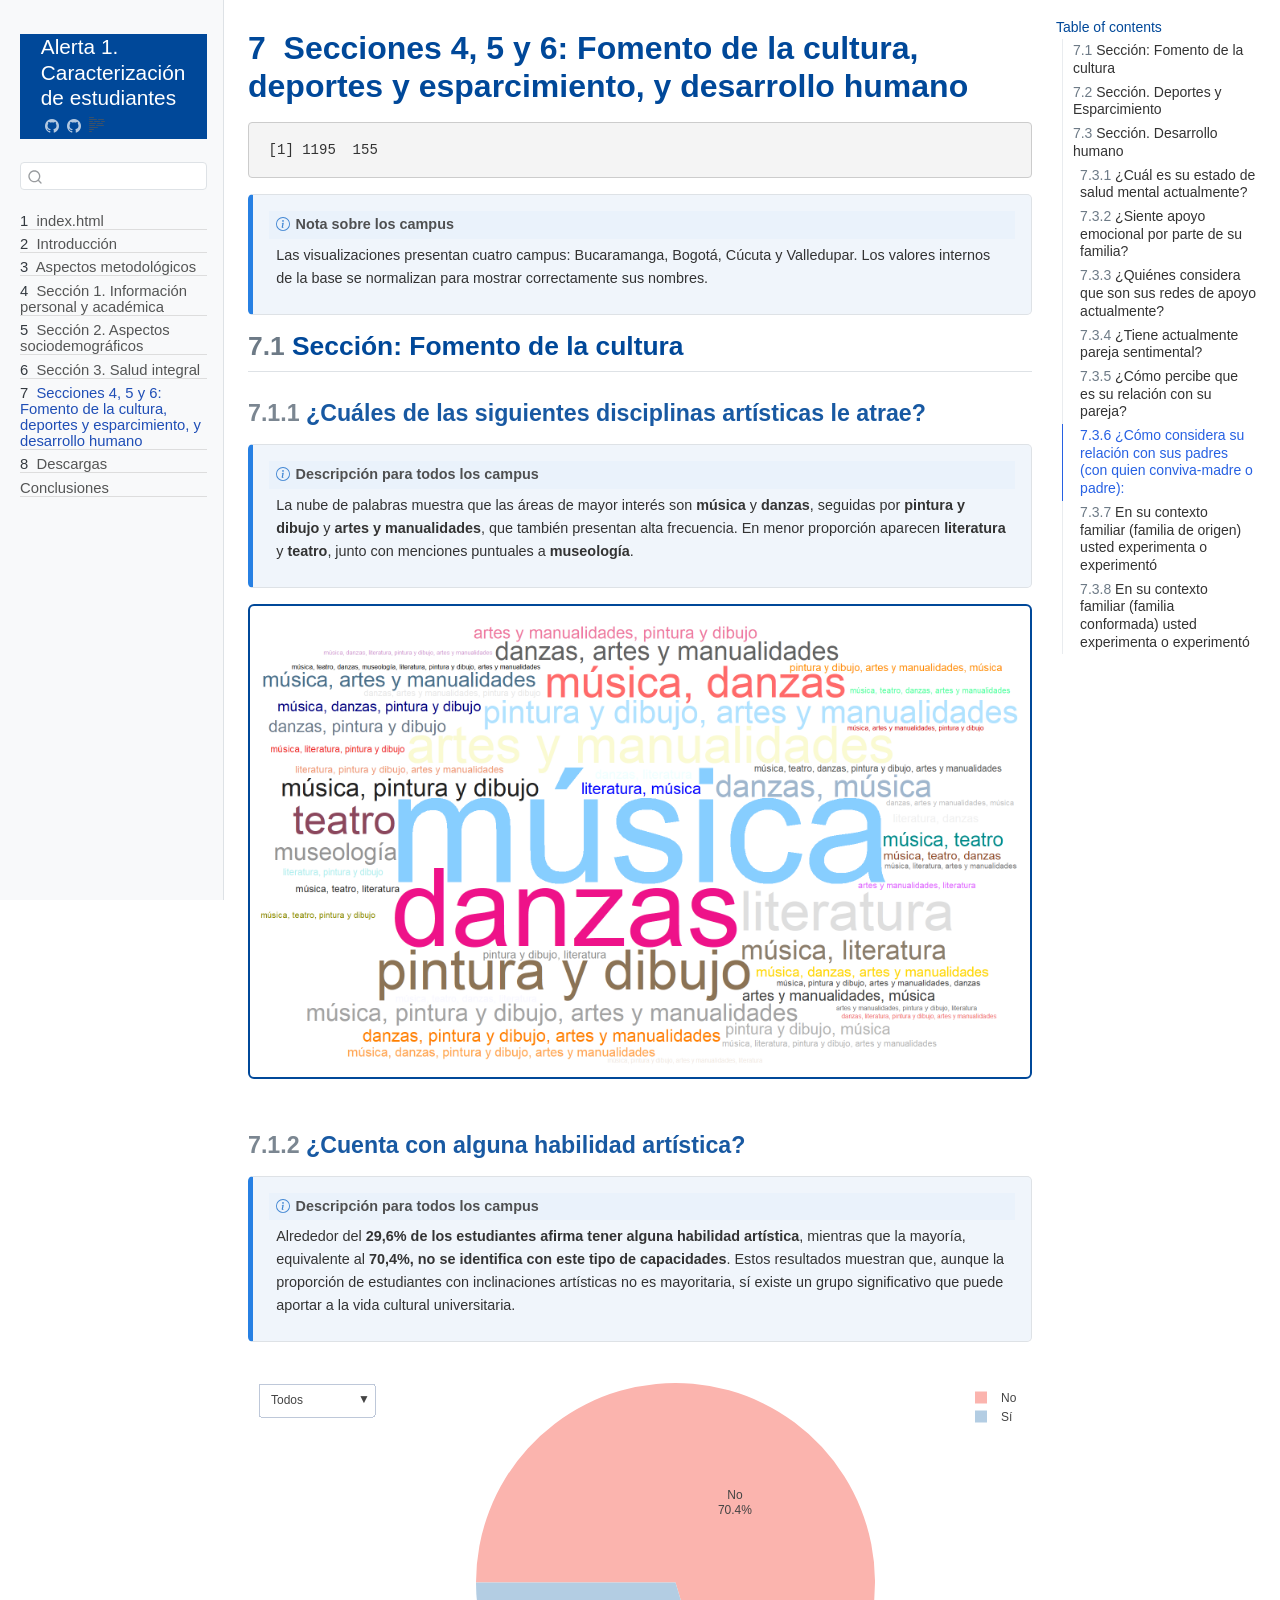
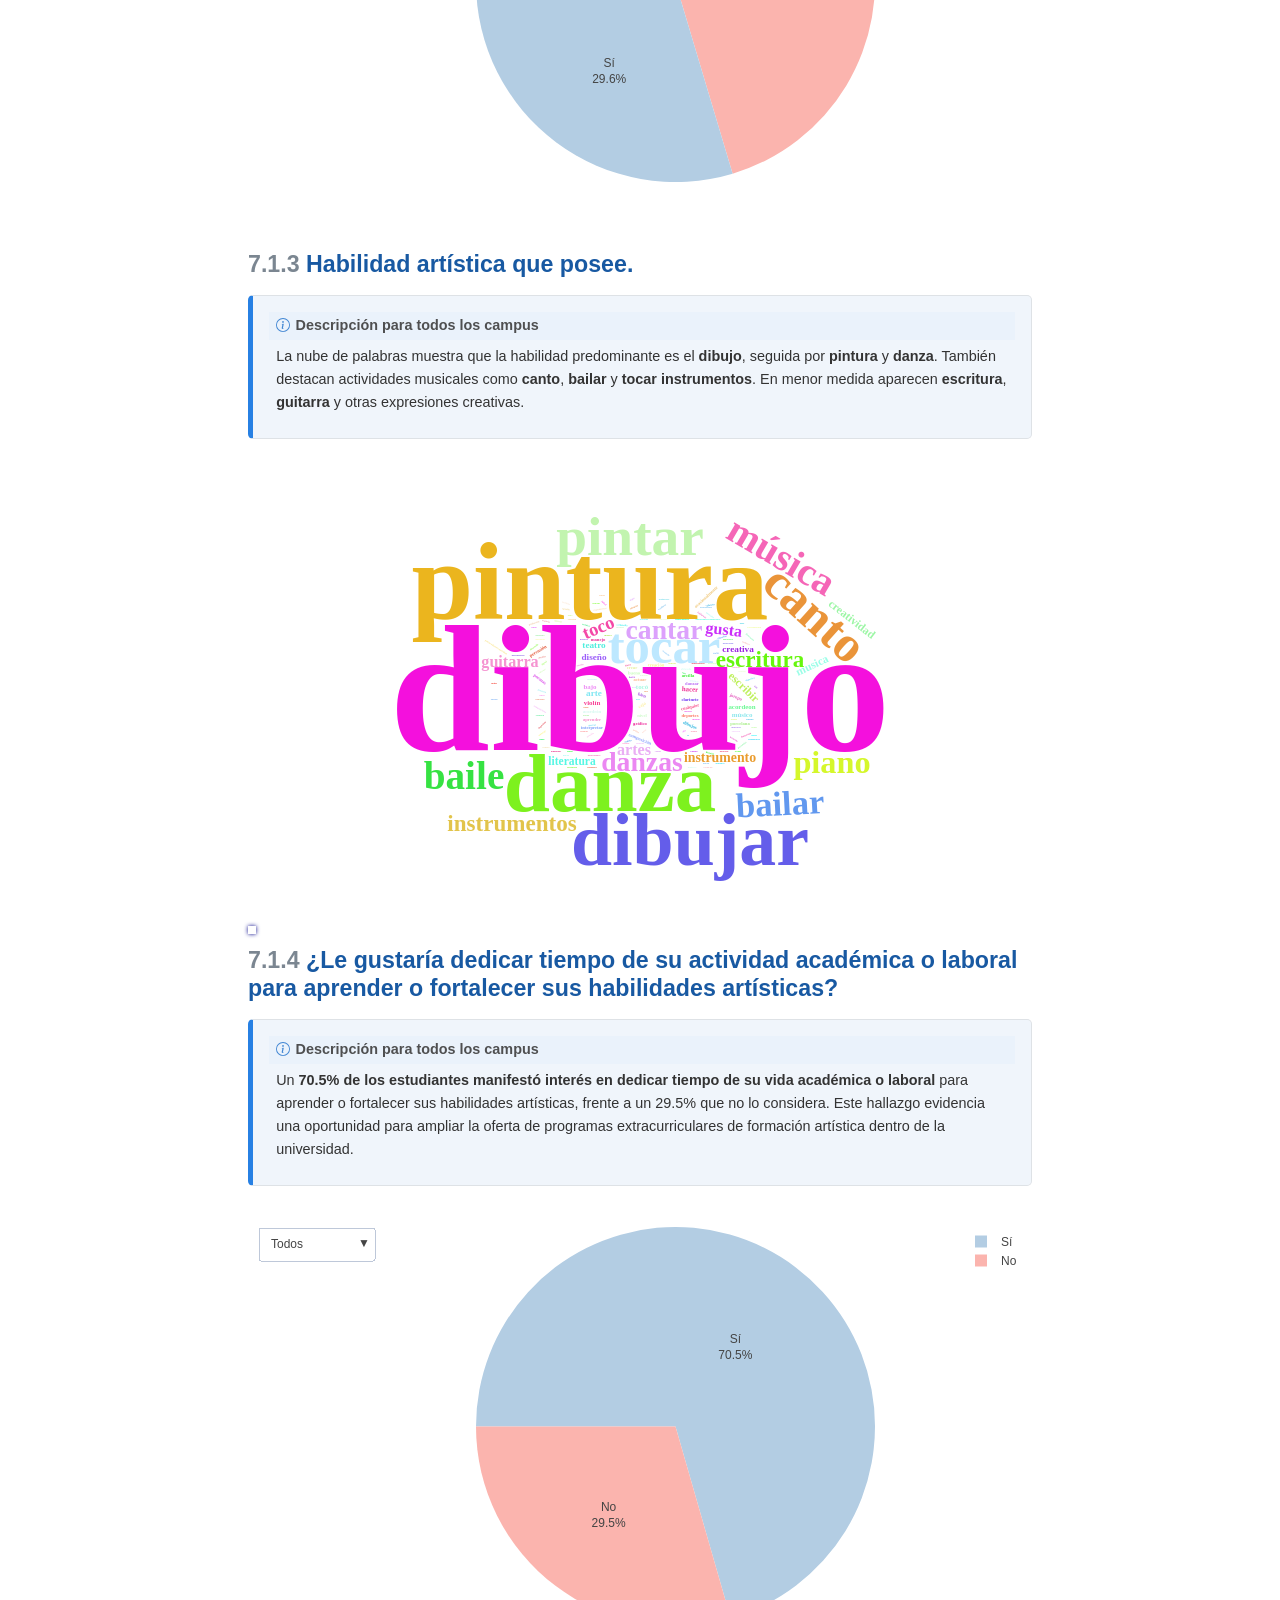
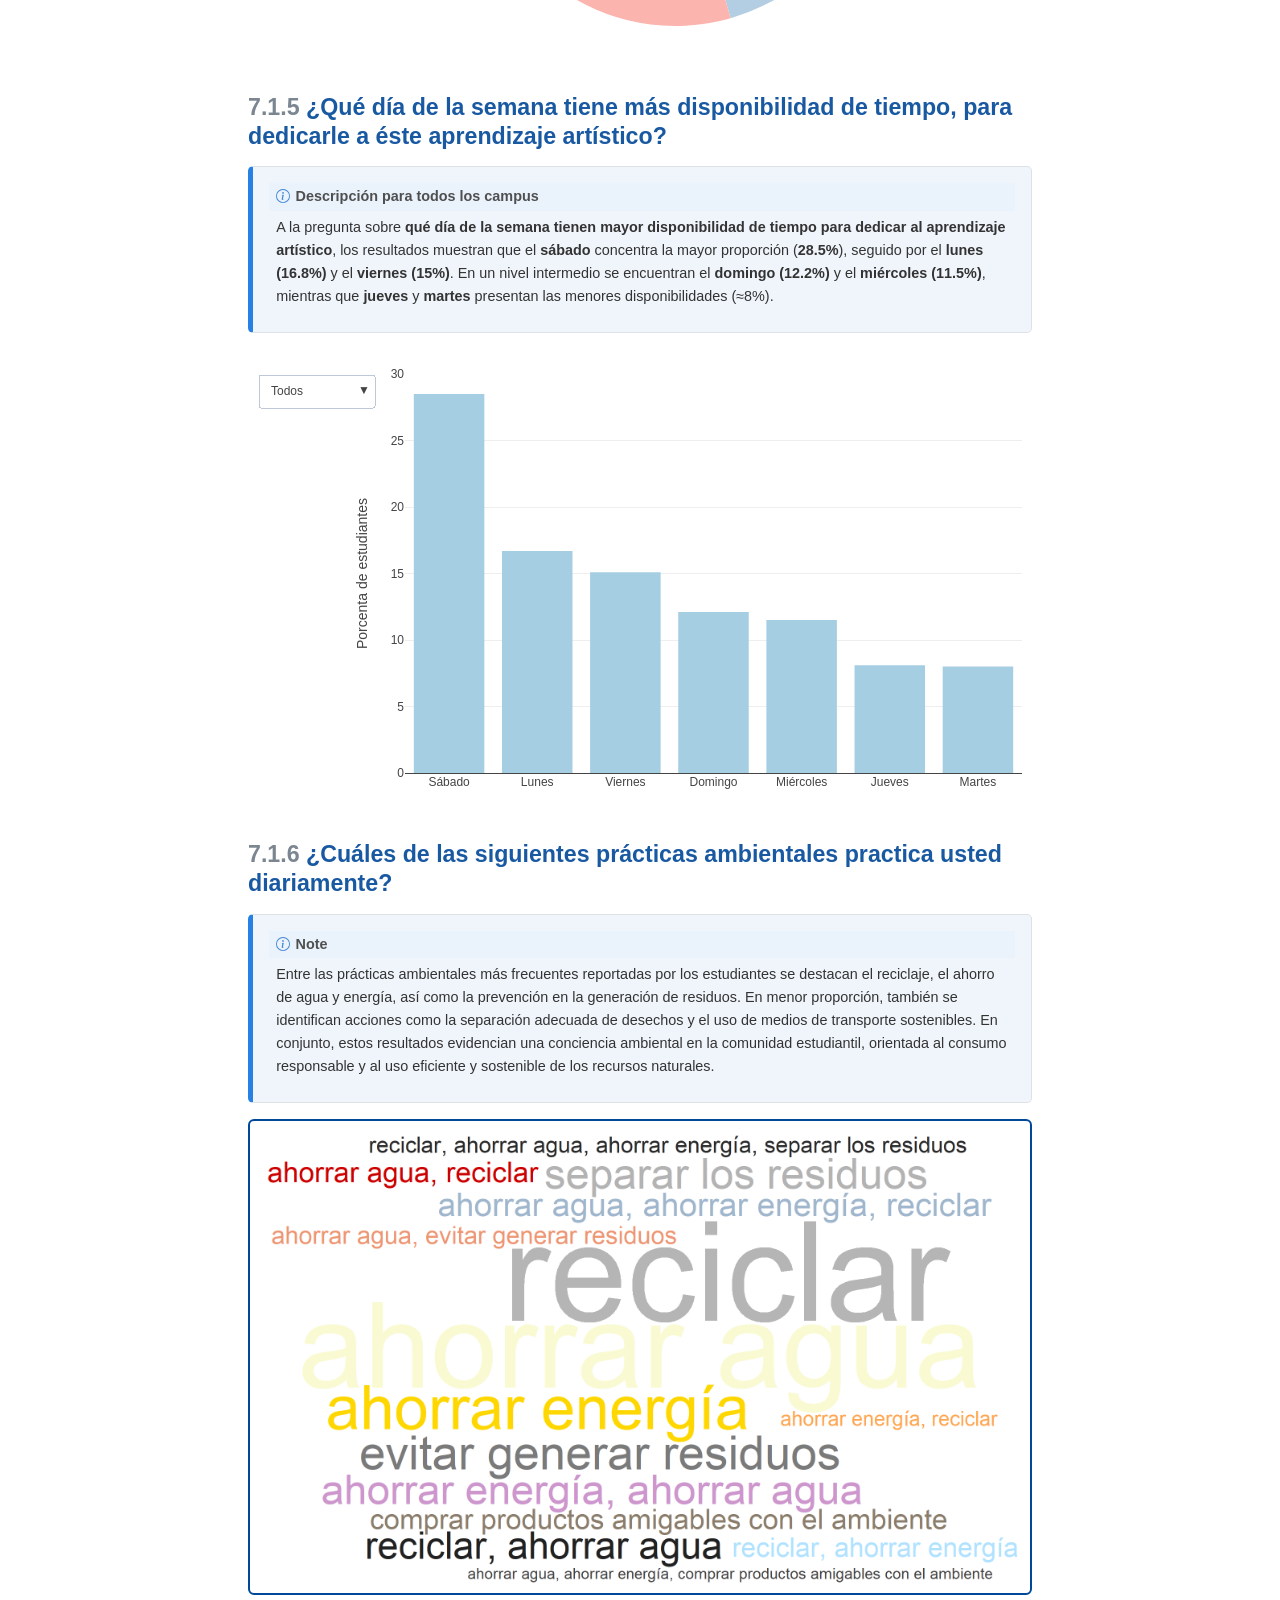
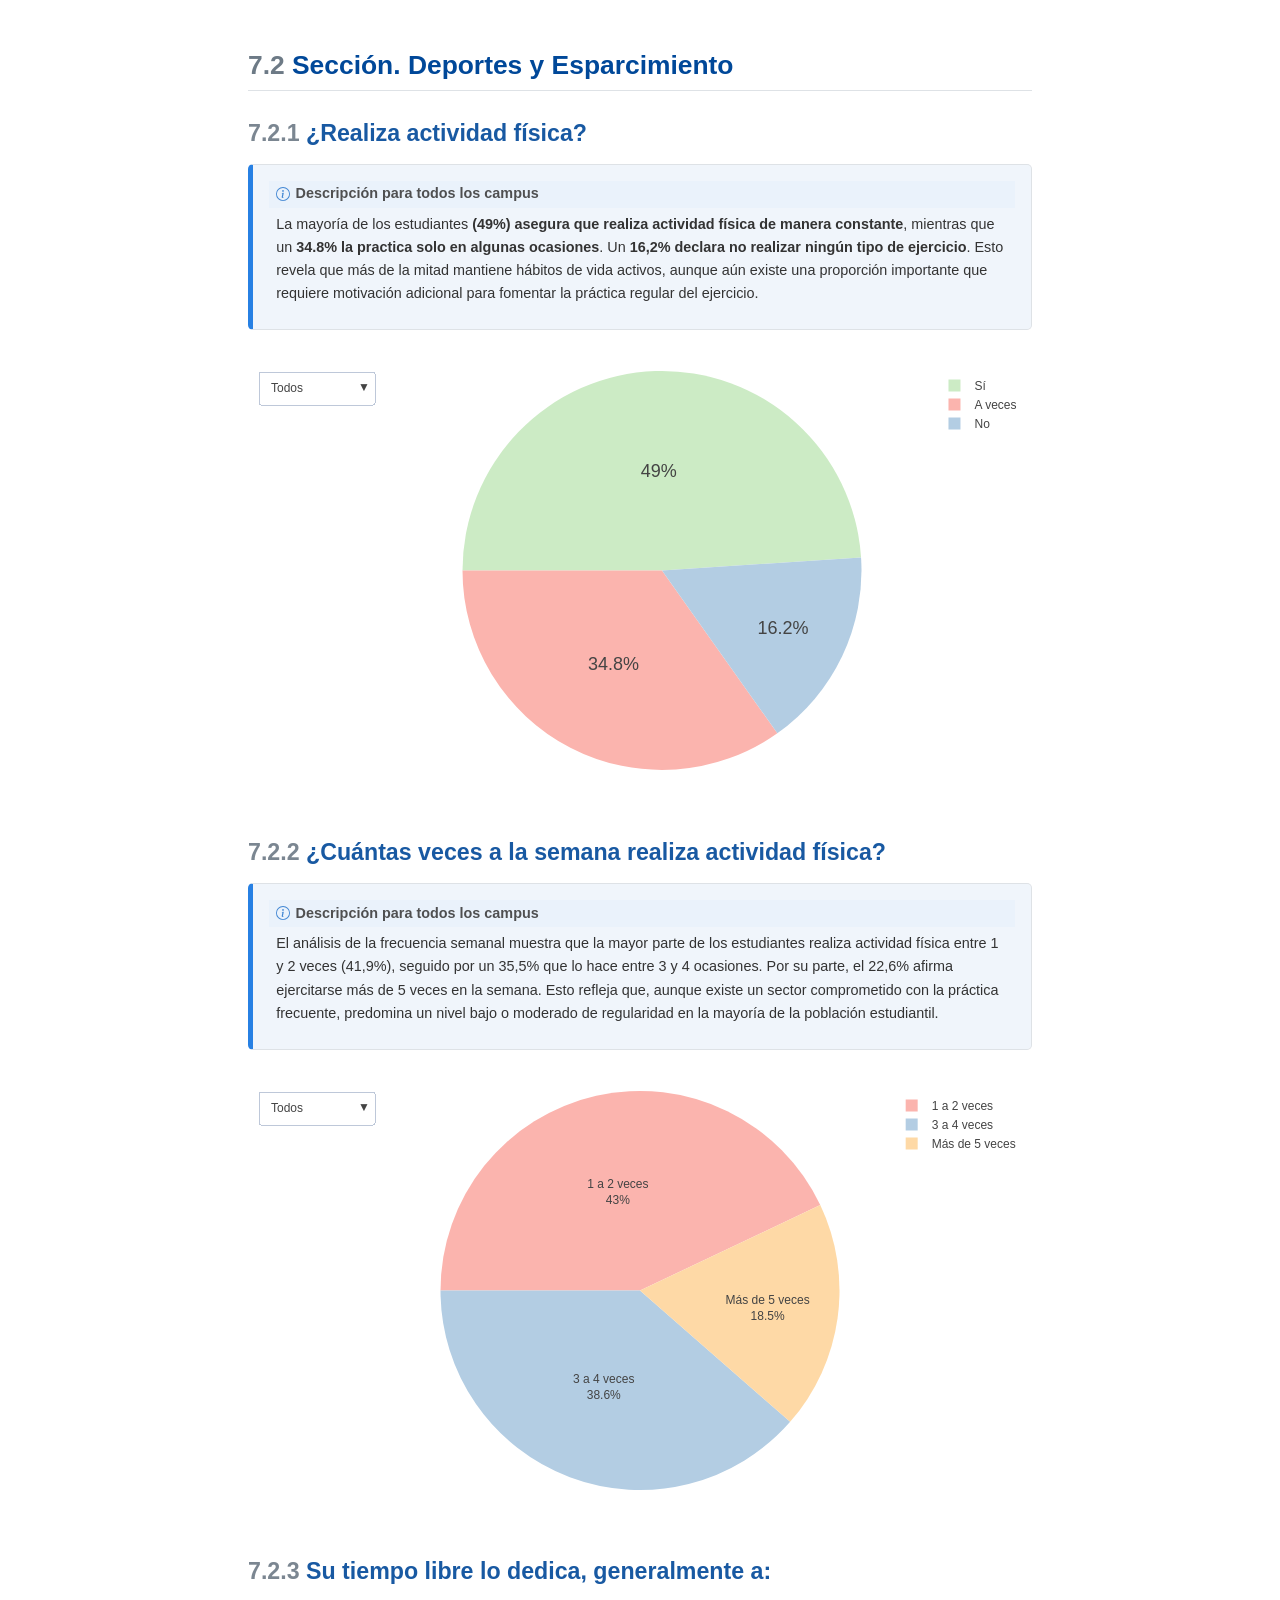
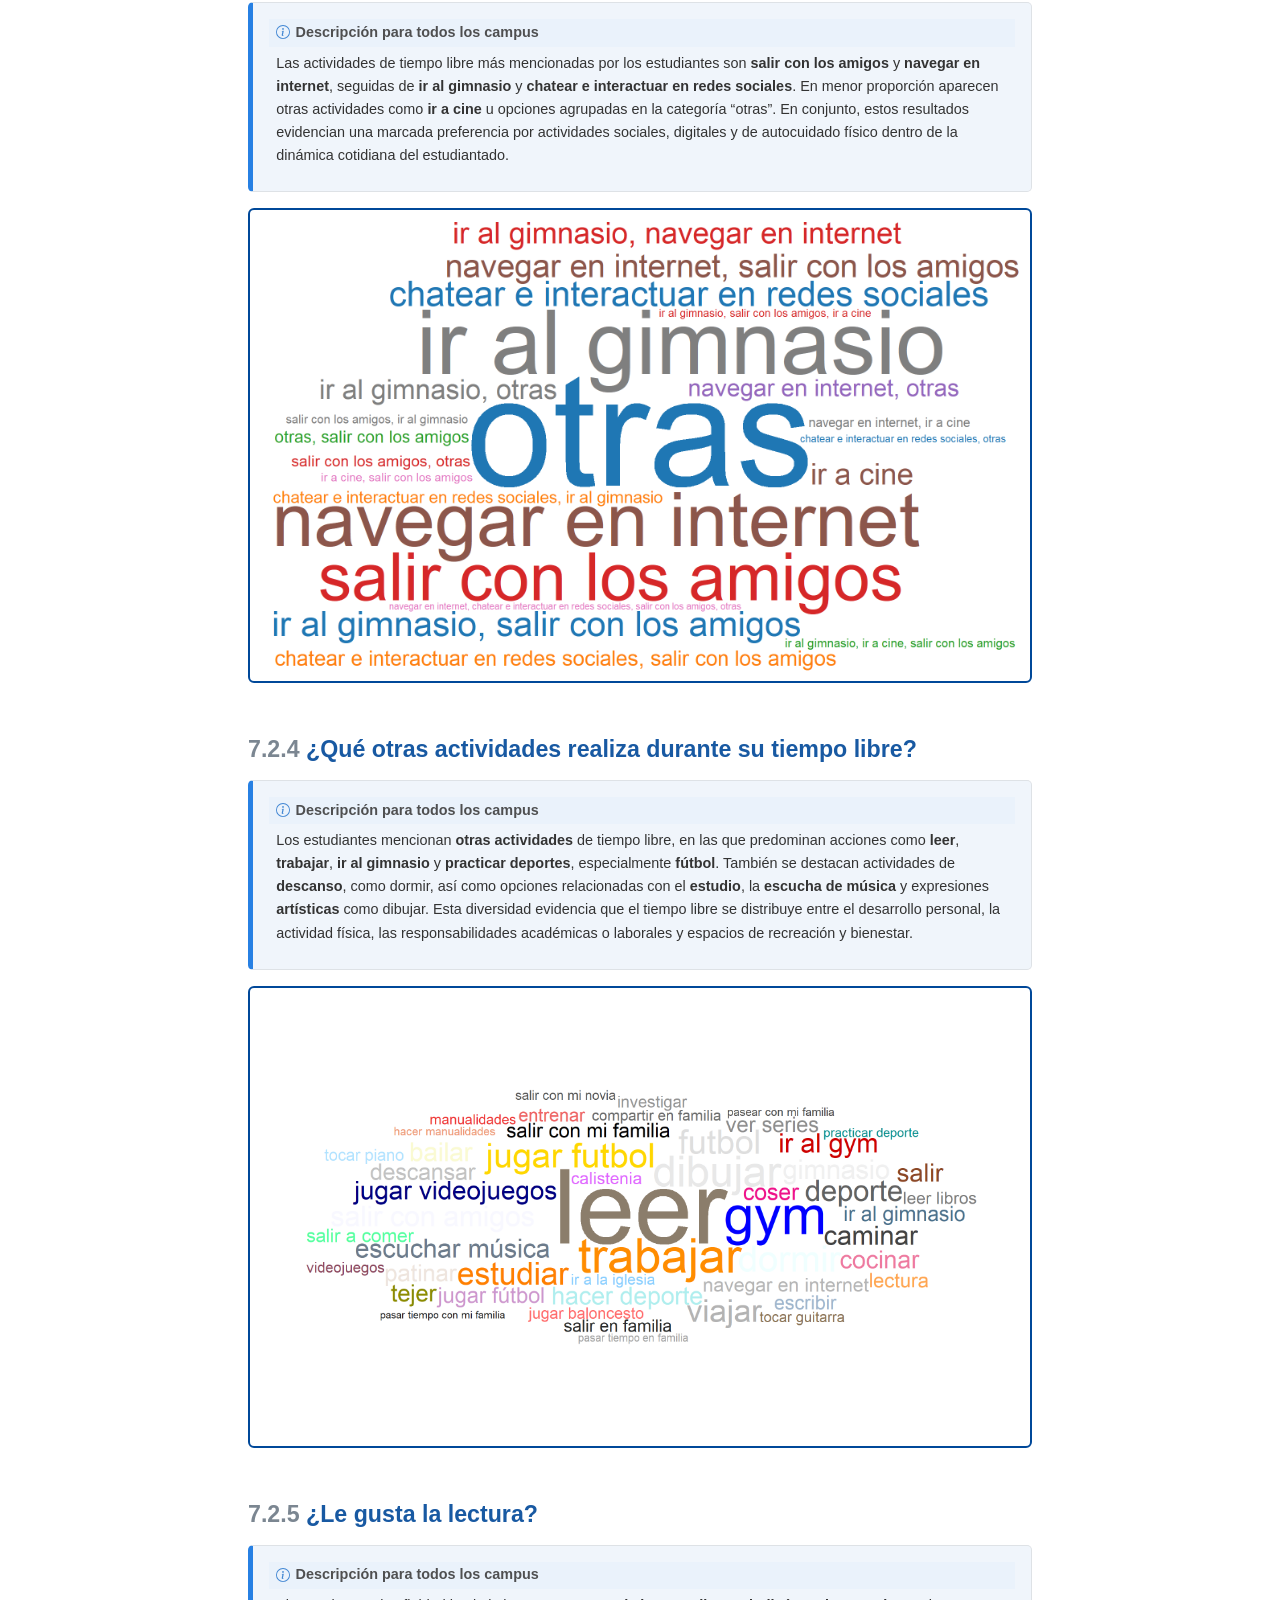
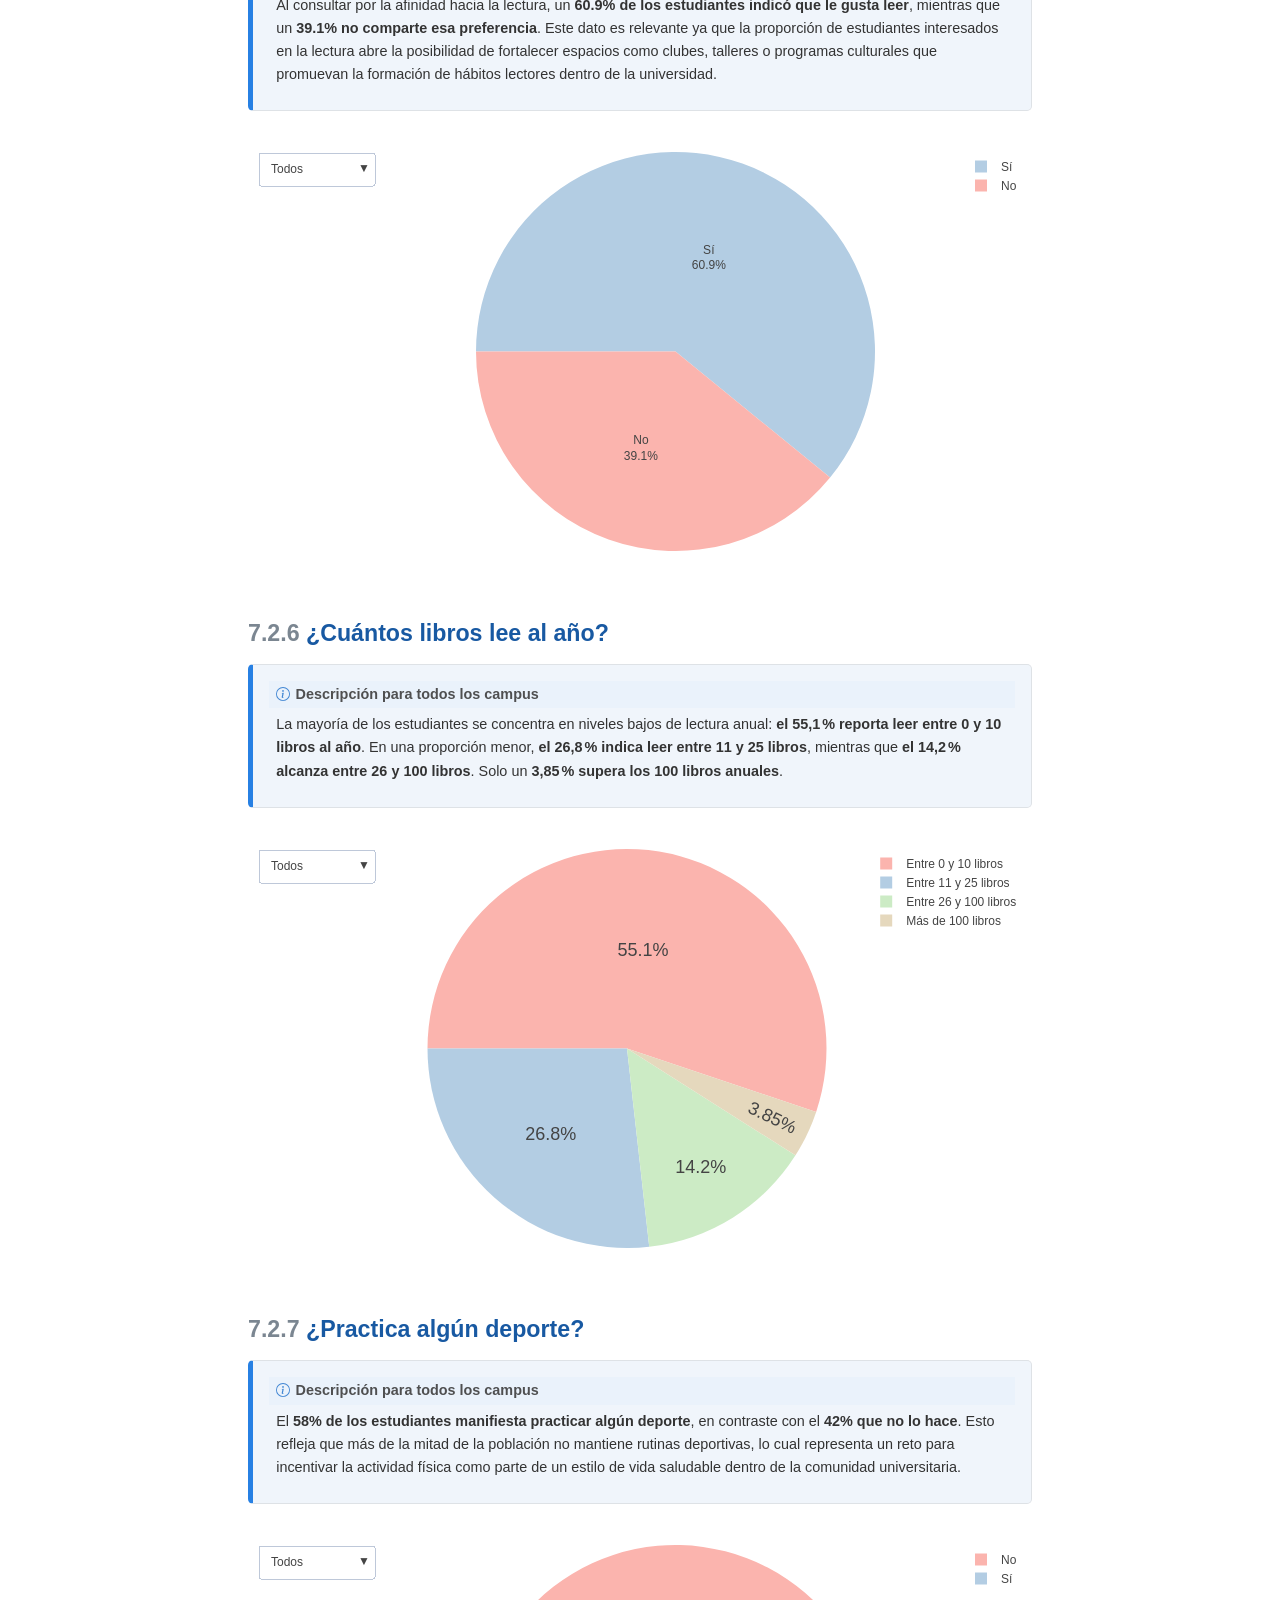
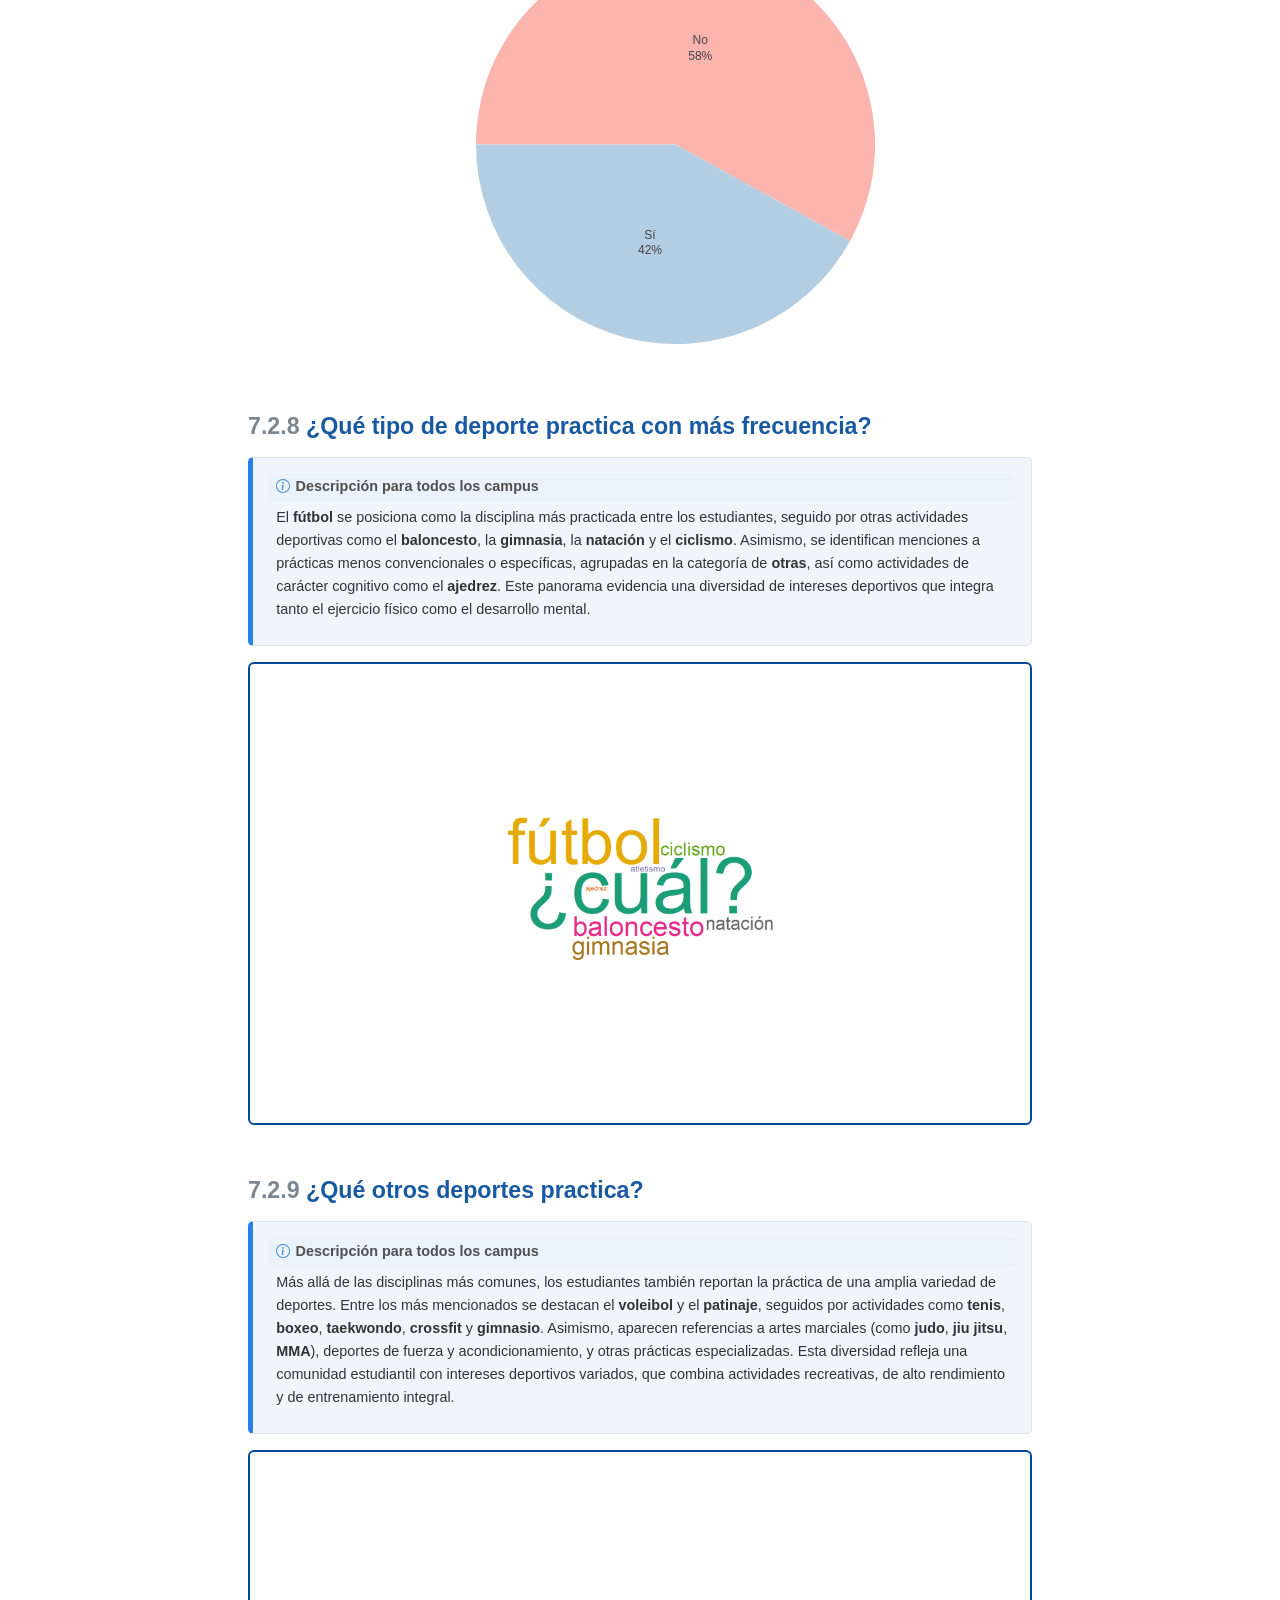
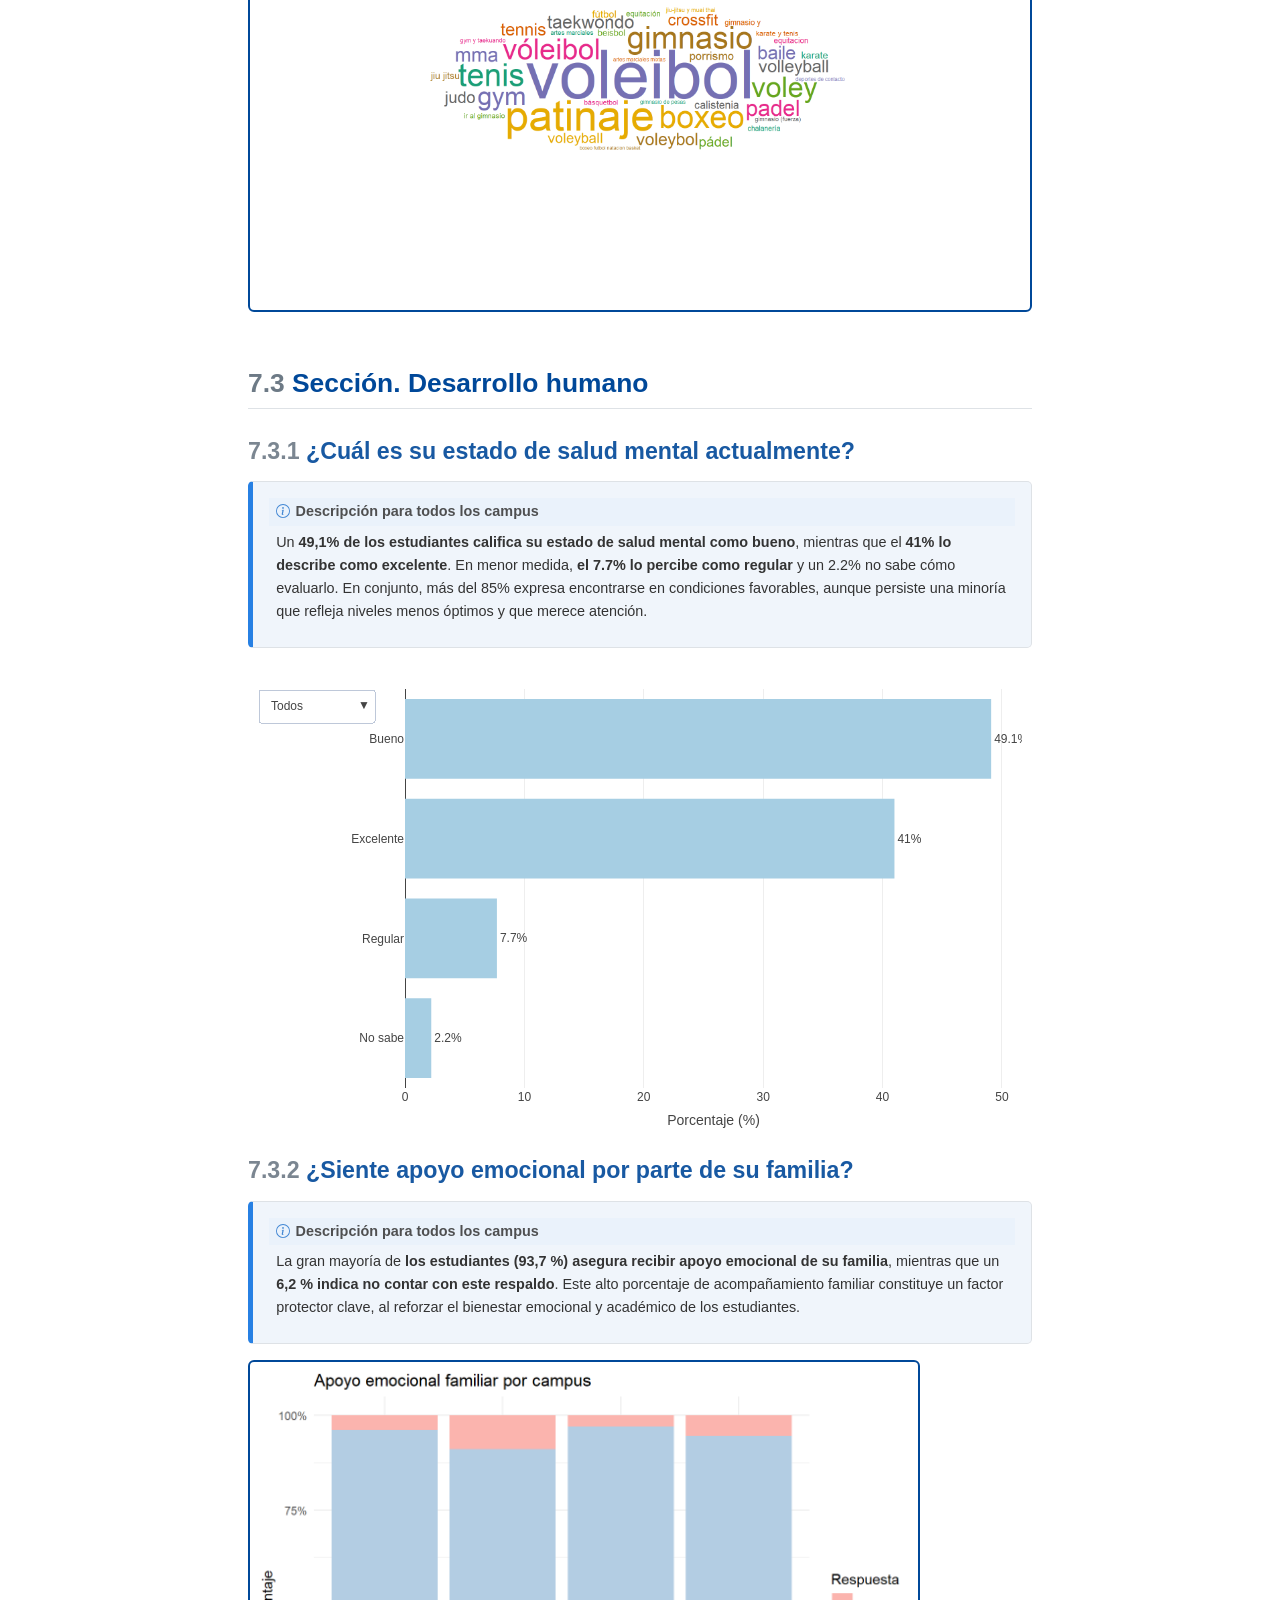
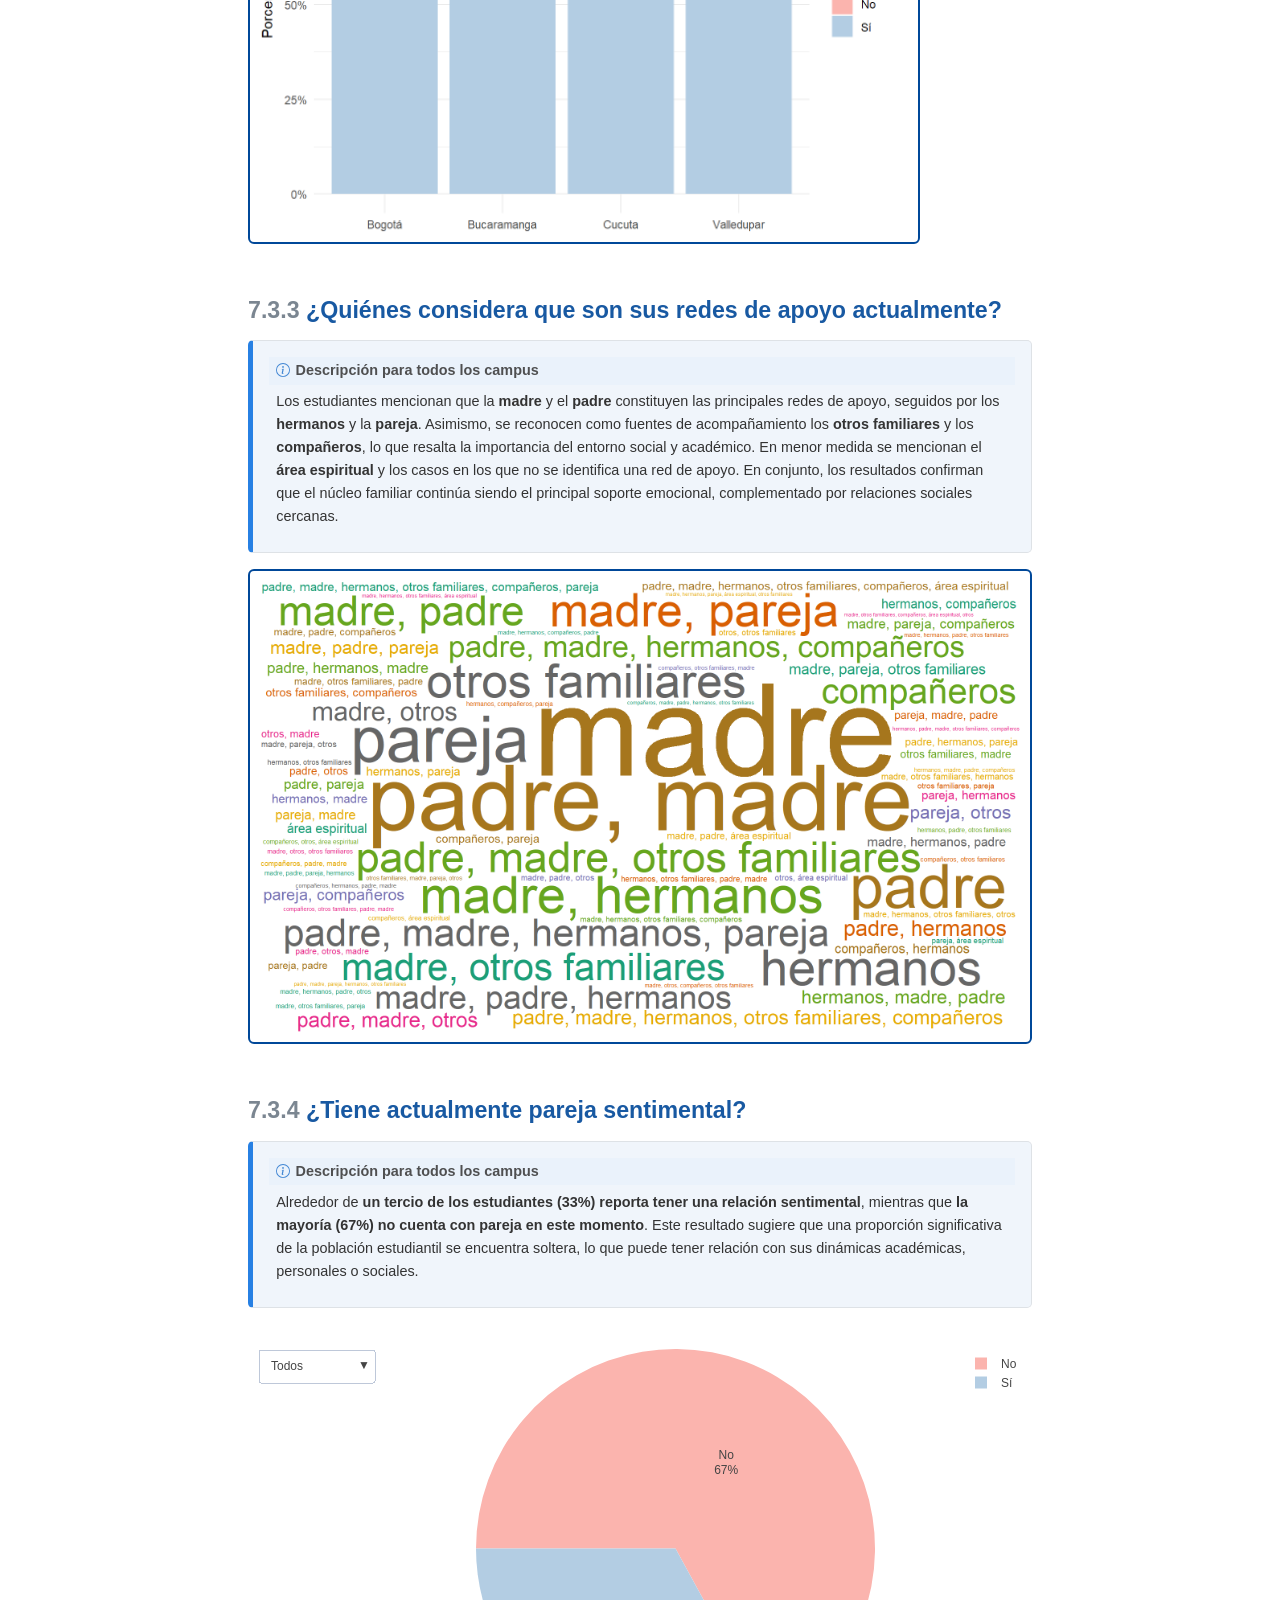
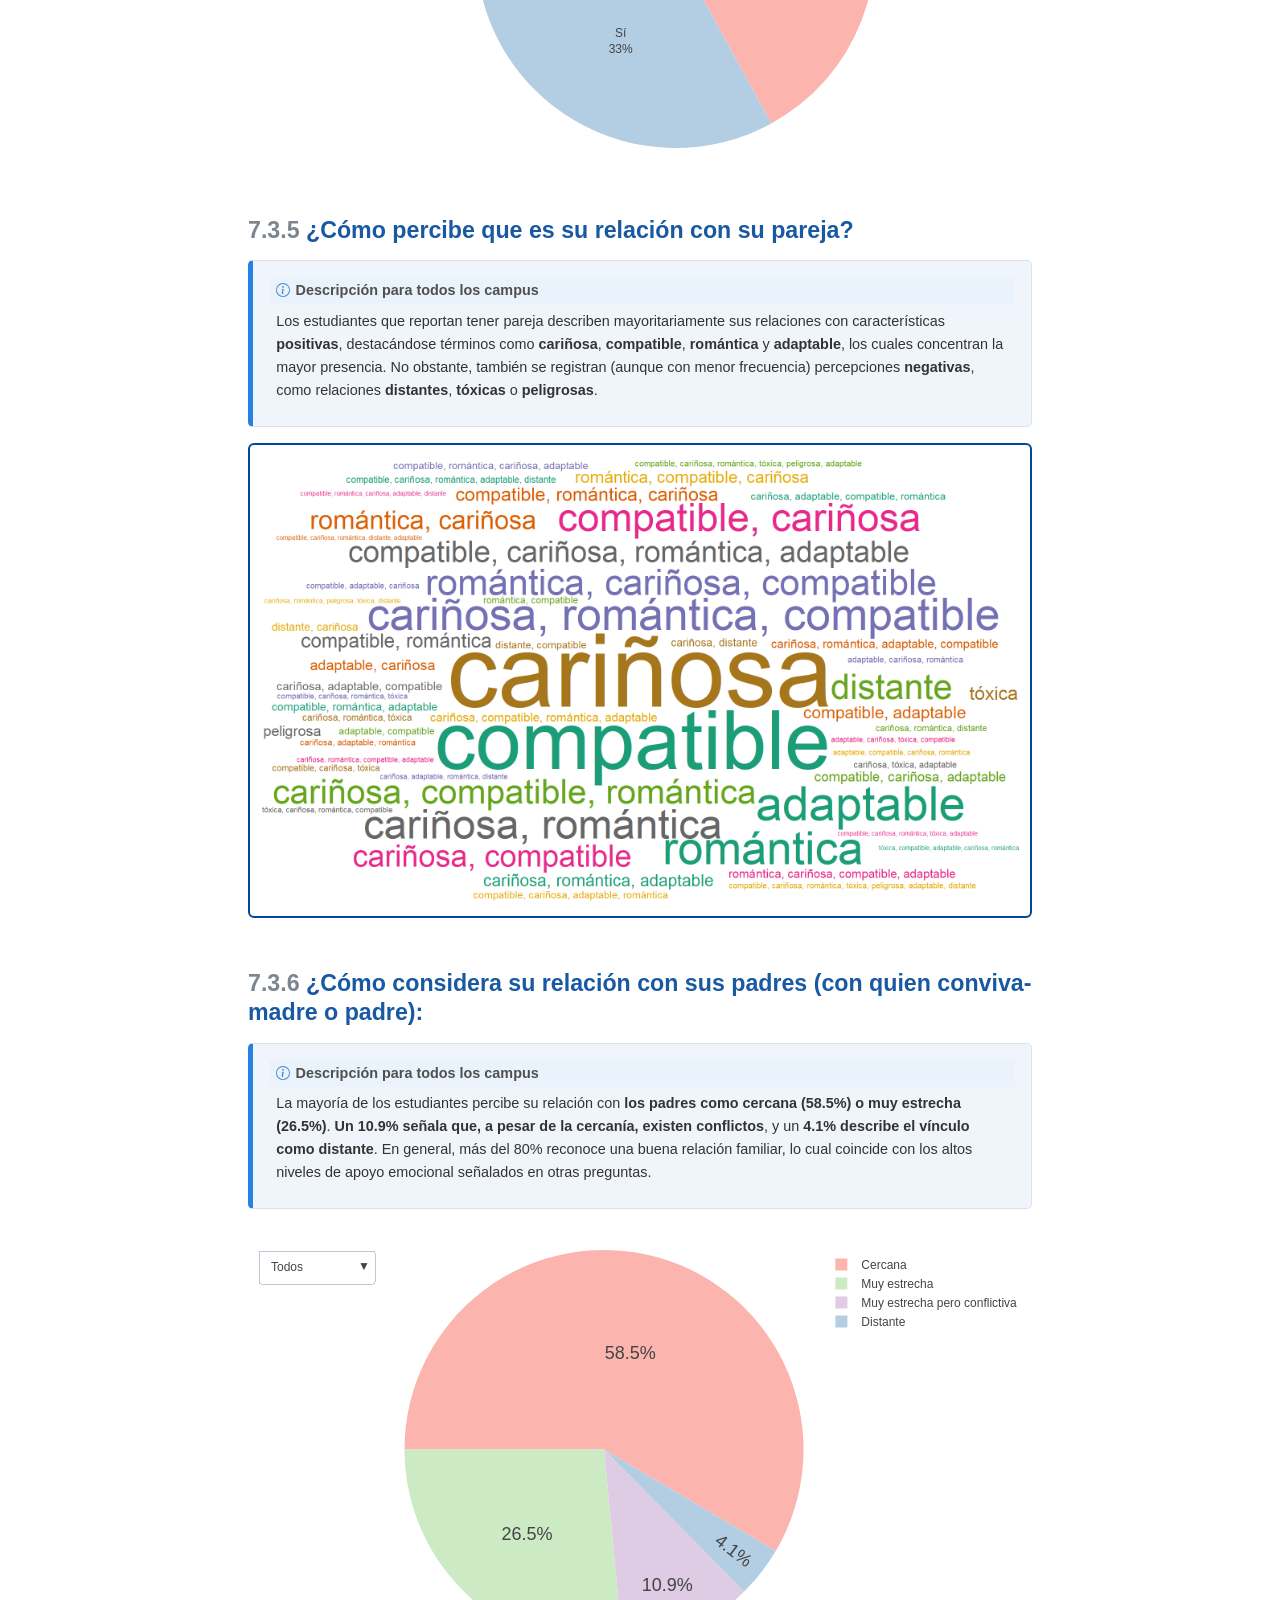
<file: docs/Seccion4.html>
<!DOCTYPE html>
<html xmlns="http://www.w3.org/1999/xhtml" lang="en" xml:lang="en"><head>

<meta charset="utf-8">
<meta name="generator" content="quarto-1.7.33">

<meta name="viewport" content="width=device-width, initial-scale=1.0, user-scalable=yes">


<title>7&nbsp; Secciones 4, 5 y 6: Fomento de la cultura, deportes y esparcimiento, y desarrollo humano – Alerta 1. Caracterización de estudiantes</title>
<style>
code{white-space: pre-wrap;}
span.smallcaps{font-variant: small-caps;}
div.columns{display: flex; gap: min(4vw, 1.5em);}
div.column{flex: auto; overflow-x: auto;}
div.hanging-indent{margin-left: 1.5em; text-indent: -1.5em;}
ul.task-list{list-style: none;}
ul.task-list li input[type="checkbox"] {
  width: 0.8em;
  margin: 0 0.8em 0.2em -1em; /* quarto-specific, see https://github.com/quarto-dev/quarto-cli/issues/4556 */ 
  vertical-align: middle;
}
</style>


<script src="site_libs/quarto-nav/quarto-nav.js"></script>
<script src="site_libs/quarto-nav/headroom.min.js"></script>
<script src="site_libs/clipboard/clipboard.min.js"></script>
<script src="site_libs/quarto-search/autocomplete.umd.js"></script>
<script src="site_libs/quarto-search/fuse.min.js"></script>
<script src="site_libs/quarto-search/quarto-search.js"></script>
<meta name="quarto:offset" content="./">
<link href="./Descargas.html" rel="next">
<link href="./Seccion3.html" rel="prev">
<script src="site_libs/quarto-html/quarto.js" type="module"></script>
<script src="site_libs/quarto-html/tabsets/tabsets.js" type="module"></script>
<script src="site_libs/quarto-html/popper.min.js"></script>
<script src="site_libs/quarto-html/tippy.umd.min.js"></script>
<script src="site_libs/quarto-html/anchor.min.js"></script>
<link href="site_libs/quarto-html/tippy.css" rel="stylesheet">
<link href="site_libs/quarto-html/quarto-syntax-highlighting-ea385d0e468b0dd5ea5bf0780b1290d9.css" rel="stylesheet" id="quarto-text-highlighting-styles">
<script src="site_libs/bootstrap/bootstrap.min.js"></script>
<link href="site_libs/bootstrap/bootstrap-icons.css" rel="stylesheet">
<link href="site_libs/bootstrap/bootstrap-e41c52433b7b17f137c3030fa62955b6.min.css" rel="stylesheet" append-hash="true" id="quarto-bootstrap" data-mode="light">
<script id="quarto-search-options" type="application/json">{
  "location": "sidebar",
  "copy-button": false,
  "collapse-after": 3,
  "panel-placement": "start",
  "type": "textbox",
  "limit": 50,
  "keyboard-shortcut": [
    "f",
    "/",
    "s"
  ],
  "show-item-context": false,
  "language": {
    "search-no-results-text": "No results",
    "search-matching-documents-text": "matching documents",
    "search-copy-link-title": "Copy link to search",
    "search-hide-matches-text": "Hide additional matches",
    "search-more-match-text": "more match in this document",
    "search-more-matches-text": "more matches in this document",
    "search-clear-button-title": "Clear",
    "search-text-placeholder": "",
    "search-detached-cancel-button-title": "Cancel",
    "search-submit-button-title": "Submit",
    "search-label": "Search"
  }
}</script>
<link rel="stylesheet" href="https://cdn.jsdelivr.net/npm/bootstrap-icons@1.11.3/font/bootstrap-icons.css">
<link href="site_libs/htmltools-fill-0.5.9/fill.css" rel="stylesheet">

<script src="site_libs/htmlwidgets-1.6.4/htmlwidgets.js"></script>

<script src="site_libs/plotly-binding-4.12.0/plotly.js"></script>

<script src="site_libs/typedarray-0.1/typedarray.min.js"></script>

<script src="site_libs/jquery-3.5.1/jquery.min.js"></script>

<link href="site_libs/crosstalk-1.2.2/css/crosstalk.min.css" rel="stylesheet">

<script src="site_libs/crosstalk-1.2.2/js/crosstalk.min.js"></script>

<link href="site_libs/plotly-htmlwidgets-css-2.25.2/plotly-htmlwidgets.css" rel="stylesheet">

<script src="site_libs/plotly-main-2.25.2/plotly-latest.min.js"></script>

<link href="site_libs/wordcloud2-0.0.1/wordcloud.css" rel="stylesheet">

<script src="site_libs/wordcloud2-0.0.1/wordcloud2-all.js"></script>

<script src="site_libs/wordcloud2-0.0.1/hover.js"></script>

<script src="site_libs/wordcloud2-binding-0.2.1/wordcloud2.js"></script>



<link rel="stylesheet" href="style.css">
</head>

<body class="nav-sidebar docked quarto-light">

<div id="quarto-search-results"></div>
  <header id="quarto-header" class="headroom fixed-top">
  <nav class="quarto-secondary-nav">
    <div class="container-fluid d-flex">
      <button type="button" class="quarto-btn-toggle btn" data-bs-toggle="collapse" role="button" data-bs-target=".quarto-sidebar-collapse-item" aria-controls="quarto-sidebar" aria-expanded="false" aria-label="Toggle sidebar navigation" onclick="if (window.quartoToggleHeadroom) { window.quartoToggleHeadroom(); }">
        <i class="bi bi-layout-text-sidebar-reverse"></i>
      </button>
        <nav class="quarto-page-breadcrumbs" aria-label="breadcrumb"><ol class="breadcrumb"><li class="breadcrumb-item"><a href="./Seccion4.html"><span class="chapter-number">7</span>&nbsp; <span class="chapter-title">Secciones 4, 5 y 6: Fomento de la cultura, deportes y esparcimiento, y desarrollo humano</span></a></li></ol></nav>
        <a class="flex-grow-1" role="navigation" data-bs-toggle="collapse" data-bs-target=".quarto-sidebar-collapse-item" aria-controls="quarto-sidebar" aria-expanded="false" aria-label="Toggle sidebar navigation" onclick="if (window.quartoToggleHeadroom) { window.quartoToggleHeadroom(); }">      
        </a>
      <button type="button" class="btn quarto-search-button" aria-label="Search" onclick="window.quartoOpenSearch();">
        <i class="bi bi-search"></i>
      </button>
    </div>
  </nav>
</header>
<!-- content -->
<div id="quarto-content" class="quarto-container page-columns page-rows-contents page-layout-article">
<!-- sidebar -->
  <nav id="quarto-sidebar" class="sidebar collapse collapse-horizontal quarto-sidebar-collapse-item sidebar-navigation docked overflow-auto">
    <div class="pt-lg-2 mt-2 text-left sidebar-header">
    <div class="sidebar-title mb-0 py-0">
      <a href="./">Alerta 1. Caracterización de estudiantes</a> 
        <div class="sidebar-tools-main tools-wide">
    <a href="https://github.com/udesanalitica/alerta1_cx_2026-1" title="Repositorio GitHub" class="quarto-navigation-tool px-1" aria-label="Repositorio GitHub"><i class="bi bi-github"></i></a>
    <a href="https://github.com/udesanalitica/alerta1_cx_2026-1" title="Source Code" class="quarto-navigation-tool px-1" aria-label="Source Code"><i class="bi bi-github"></i></a>
  <a href="" class="quarto-reader-toggle quarto-navigation-tool px-1" onclick="window.quartoToggleReader(); return false;" title="Toggle reader mode">
  <div class="quarto-reader-toggle-btn">
  <i class="bi"></i>
  </div>
</a>
</div>
    </div>
      </div>
        <div class="mt-2 flex-shrink-0 align-items-center">
        <div class="sidebar-search">
        <div id="quarto-search" class="" title="Search"></div>
        </div>
        </div>
    <div class="sidebar-menu-container"> 
    <ul class="list-unstyled mt-1">
        <li class="sidebar-item">
  <div class="sidebar-item-container"> 
  <a href="./index.html" class="sidebar-item-text sidebar-link">
 <span class="menu-text"><span class="chapter-number">1</span>&nbsp; <span class="chapter-title">index.html</span></span></a>
  </div>
</li>
        <li class="sidebar-item">
  <div class="sidebar-item-container"> 
  <a href="./intro.html" class="sidebar-item-text sidebar-link">
 <span class="menu-text"><span class="chapter-number">2</span>&nbsp; <span class="chapter-title">Introducción</span></span></a>
  </div>
</li>
        <li class="sidebar-item">
  <div class="sidebar-item-container"> 
  <a href="./Seccion0.html" class="sidebar-item-text sidebar-link">
 <span class="menu-text"><span class="chapter-number">3</span>&nbsp; <span class="chapter-title">Aspectos metodológicos</span></span></a>
  </div>
</li>
        <li class="sidebar-item">
  <div class="sidebar-item-container"> 
  <a href="./Seccion1.html" class="sidebar-item-text sidebar-link">
 <span class="menu-text"><span class="chapter-number">4</span>&nbsp; <span class="chapter-title">Sección 1. Información personal y académica</span></span></a>
  </div>
</li>
        <li class="sidebar-item">
  <div class="sidebar-item-container"> 
  <a href="./Seccion2.html" class="sidebar-item-text sidebar-link">
 <span class="menu-text"><span class="chapter-number">5</span>&nbsp; <span class="chapter-title">Sección 2. Aspectos sociodemográficos</span></span></a>
  </div>
</li>
        <li class="sidebar-item">
  <div class="sidebar-item-container"> 
  <a href="./Seccion3.html" class="sidebar-item-text sidebar-link">
 <span class="menu-text"><span class="chapter-number">6</span>&nbsp; <span class="chapter-title">Sección 3. Salud integral</span></span></a>
  </div>
</li>
        <li class="sidebar-item">
  <div class="sidebar-item-container"> 
  <a href="./Seccion4.html" class="sidebar-item-text sidebar-link active">
 <span class="menu-text"><span class="chapter-number">7</span>&nbsp; <span class="chapter-title">Secciones 4, 5 y 6: Fomento de la cultura, deportes y esparcimiento, y desarrollo humano</span></span></a>
  </div>
</li>
        <li class="sidebar-item">
  <div class="sidebar-item-container"> 
  <a href="./Descargas.html" class="sidebar-item-text sidebar-link">
 <span class="menu-text"><span class="chapter-number">8</span>&nbsp; <span class="chapter-title">Descargas</span></span></a>
  </div>
</li>
        <li class="sidebar-item">
  <div class="sidebar-item-container"> 
  <a href="./Conclusiones.html" class="sidebar-item-text sidebar-link">
 <span class="menu-text">Conclusiones</span></a>
  </div>
</li>
    </ul>
    </div>
</nav>
<div id="quarto-sidebar-glass" class="quarto-sidebar-collapse-item" data-bs-toggle="collapse" data-bs-target=".quarto-sidebar-collapse-item"></div>
<!-- margin-sidebar -->
    <div id="quarto-margin-sidebar" class="sidebar margin-sidebar">
        <nav id="TOC" role="doc-toc" class="toc-active">
    <h2 id="toc-title">Table of contents</h2>
   
  <ul>
  <li><a href="#sección-fomento-de-la-cultura" id="toc-sección-fomento-de-la-cultura" class="nav-link active" data-scroll-target="#sección-fomento-de-la-cultura"><span class="header-section-number">7.1</span> Sección: Fomento de la cultura</a>
  <ul class="collapse">
  <li><a href="#cuáles-de-las-siguientes-disciplinas-artísticas-le-atrae" id="toc-cuáles-de-las-siguientes-disciplinas-artísticas-le-atrae" class="nav-link" data-scroll-target="#cuáles-de-las-siguientes-disciplinas-artísticas-le-atrae"><span class="header-section-number">7.1.1</span> ¿Cuáles de las siguientes disciplinas artísticas le atrae?</a></li>
  <li><a href="#cuenta-con-alguna-habilidad-artística" id="toc-cuenta-con-alguna-habilidad-artística" class="nav-link" data-scroll-target="#cuenta-con-alguna-habilidad-artística"><span class="header-section-number">7.1.2</span> ¿Cuenta con alguna habilidad artística?</a></li>
  <li><a href="#habilidad-artística-que-posee." id="toc-habilidad-artística-que-posee." class="nav-link" data-scroll-target="#habilidad-artística-que-posee."><span class="header-section-number">7.1.3</span> Habilidad artística que posee.</a></li>
  <li><a href="#le-gustaría-dedicar-tiempo-de-su-actividad-académica-o-laboral-para-aprender-o-fortalecer-sus-habilidades-artísticas" id="toc-le-gustaría-dedicar-tiempo-de-su-actividad-académica-o-laboral-para-aprender-o-fortalecer-sus-habilidades-artísticas" class="nav-link" data-scroll-target="#le-gustaría-dedicar-tiempo-de-su-actividad-académica-o-laboral-para-aprender-o-fortalecer-sus-habilidades-artísticas"><span class="header-section-number">7.1.4</span> ¿Le gustaría dedicar tiempo de su actividad académica o laboral para aprender o fortalecer sus habilidades artísticas?</a></li>
  <li><a href="#qué-día-de-la-semana-tiene-más-disponibilidad-de-tiempo-para-dedicarle-a-éste-aprendizaje-artístico" id="toc-qué-día-de-la-semana-tiene-más-disponibilidad-de-tiempo-para-dedicarle-a-éste-aprendizaje-artístico" class="nav-link" data-scroll-target="#qué-día-de-la-semana-tiene-más-disponibilidad-de-tiempo-para-dedicarle-a-éste-aprendizaje-artístico"><span class="header-section-number">7.1.5</span> ¿Qué día de la semana tiene más disponibilidad de tiempo, para dedicarle a éste aprendizaje artístico?</a></li>
  <li><a href="#cuáles-de-las-siguientes-prácticas-ambientales-practica-usted-diariamente" id="toc-cuáles-de-las-siguientes-prácticas-ambientales-practica-usted-diariamente" class="nav-link" data-scroll-target="#cuáles-de-las-siguientes-prácticas-ambientales-practica-usted-diariamente"><span class="header-section-number">7.1.6</span> ¿Cuáles de las siguientes prácticas ambientales practica usted diariamente?</a></li>
  </ul></li>
  <li><a href="#sección.-deportes-y-esparcimiento" id="toc-sección.-deportes-y-esparcimiento" class="nav-link" data-scroll-target="#sección.-deportes-y-esparcimiento"><span class="header-section-number">7.2</span> Sección. Deportes y Esparcimiento</a>
  <ul class="collapse">
  <li><a href="#realiza-actividad-física" id="toc-realiza-actividad-física" class="nav-link" data-scroll-target="#realiza-actividad-física"><span class="header-section-number">7.2.1</span> ¿Realiza actividad física?</a></li>
  <li><a href="#cuántas-veces-a-la-semana-realiza-actividad-física" id="toc-cuántas-veces-a-la-semana-realiza-actividad-física" class="nav-link" data-scroll-target="#cuántas-veces-a-la-semana-realiza-actividad-física"><span class="header-section-number">7.2.2</span> ¿Cuántas veces a la semana realiza actividad física?</a></li>
  <li><a href="#su-tiempo-libre-lo-dedica-generalmente-a" id="toc-su-tiempo-libre-lo-dedica-generalmente-a" class="nav-link" data-scroll-target="#su-tiempo-libre-lo-dedica-generalmente-a"><span class="header-section-number">7.2.3</span> Su tiempo libre lo dedica, generalmente a:</a></li>
  <li><a href="#qué-otras-actividades-realiza-durante-su-tiempo-libre" id="toc-qué-otras-actividades-realiza-durante-su-tiempo-libre" class="nav-link" data-scroll-target="#qué-otras-actividades-realiza-durante-su-tiempo-libre"><span class="header-section-number">7.2.4</span> ¿Qué otras actividades realiza durante su tiempo libre?</a></li>
  <li><a href="#le-gusta-la-lectura" id="toc-le-gusta-la-lectura" class="nav-link" data-scroll-target="#le-gusta-la-lectura"><span class="header-section-number">7.2.5</span> ¿Le gusta la lectura?</a></li>
  <li><a href="#cuántos-libros-lee-al-año" id="toc-cuántos-libros-lee-al-año" class="nav-link" data-scroll-target="#cuántos-libros-lee-al-año"><span class="header-section-number">7.2.6</span> ¿Cuántos libros lee al año?</a></li>
  <li><a href="#practica-algún-deporte" id="toc-practica-algún-deporte" class="nav-link" data-scroll-target="#practica-algún-deporte"><span class="header-section-number">7.2.7</span> ¿Practica algún deporte?</a></li>
  <li><a href="#qué-tipo-de-deporte-practica-con-más-frecuencia" id="toc-qué-tipo-de-deporte-practica-con-más-frecuencia" class="nav-link" data-scroll-target="#qué-tipo-de-deporte-practica-con-más-frecuencia"><span class="header-section-number">7.2.8</span> ¿Qué tipo de deporte practica con más frecuencia?</a></li>
  <li><a href="#qué-otros-deportes-practica" id="toc-qué-otros-deportes-practica" class="nav-link" data-scroll-target="#qué-otros-deportes-practica"><span class="header-section-number">7.2.9</span> ¿Qué otros deportes practica?</a></li>
  </ul></li>
  <li><a href="#sección.-desarrollo-humano" id="toc-sección.-desarrollo-humano" class="nav-link" data-scroll-target="#sección.-desarrollo-humano"><span class="header-section-number">7.3</span> Sección. Desarrollo humano</a>
  <ul class="collapse">
  <li><a href="#cuál-es-su-estado-de-salud-mental-actualmente" id="toc-cuál-es-su-estado-de-salud-mental-actualmente" class="nav-link" data-scroll-target="#cuál-es-su-estado-de-salud-mental-actualmente"><span class="header-section-number">7.3.1</span> ¿Cuál es su estado de salud mental actualmente?</a></li>
  <li><a href="#siente-apoyo-emocional-por-parte-de-su-familia" id="toc-siente-apoyo-emocional-por-parte-de-su-familia" class="nav-link" data-scroll-target="#siente-apoyo-emocional-por-parte-de-su-familia"><span class="header-section-number">7.3.2</span> ¿Siente apoyo emocional por parte de su familia?</a></li>
  <li><a href="#quiénes-considera-que-son-sus-redes-de-apoyo-actualmente" id="toc-quiénes-considera-que-son-sus-redes-de-apoyo-actualmente" class="nav-link" data-scroll-target="#quiénes-considera-que-son-sus-redes-de-apoyo-actualmente"><span class="header-section-number">7.3.3</span> ¿Quiénes considera que son sus redes de apoyo actualmente?</a></li>
  <li><a href="#tiene-actualmente-pareja-sentimental" id="toc-tiene-actualmente-pareja-sentimental" class="nav-link" data-scroll-target="#tiene-actualmente-pareja-sentimental"><span class="header-section-number">7.3.4</span> ¿Tiene actualmente pareja sentimental?</a></li>
  <li><a href="#cómo-percibe-que-es-su-relación-con-su-pareja" id="toc-cómo-percibe-que-es-su-relación-con-su-pareja" class="nav-link" data-scroll-target="#cómo-percibe-que-es-su-relación-con-su-pareja"><span class="header-section-number">7.3.5</span> ¿Cómo percibe que es su relación con su pareja?</a></li>
  <li><a href="#cómo-considera-su-relación-con-sus-padres-con-quien-conviva-madre-o-padre" id="toc-cómo-considera-su-relación-con-sus-padres-con-quien-conviva-madre-o-padre" class="nav-link" data-scroll-target="#cómo-considera-su-relación-con-sus-padres-con-quien-conviva-madre-o-padre"><span class="header-section-number">7.3.6</span> ¿Cómo considera su relación con sus padres (con quien conviva-madre o padre):</a></li>
  <li><a href="#en-su-contexto-familiar-familia-de-origen-usted-experimenta-o-experimentó" id="toc-en-su-contexto-familiar-familia-de-origen-usted-experimenta-o-experimentó" class="nav-link" data-scroll-target="#en-su-contexto-familiar-familia-de-origen-usted-experimenta-o-experimentó"><span class="header-section-number">7.3.7</span> En su contexto familiar (familia de origen) usted experimenta o experimentó</a></li>
  <li><a href="#en-su-contexto-familiar-familia-conformada-usted-experimenta-o-experimentó" id="toc-en-su-contexto-familiar-familia-conformada-usted-experimenta-o-experimentó" class="nav-link" data-scroll-target="#en-su-contexto-familiar-familia-conformada-usted-experimenta-o-experimentó"><span class="header-section-number">7.3.8</span> En su contexto familiar (familia conformada) usted experimenta o experimentó</a></li>
  </ul></li>
  </ul>
</nav>
    </div>
<!-- main -->
<main class="content" id="quarto-document-content">

<header id="title-block-header" class="quarto-title-block default">
<div class="quarto-title">
<h1 class="title"><span class="chapter-number">7</span>&nbsp; <span class="chapter-title">Secciones 4, 5 y 6: Fomento de la cultura, deportes y esparcimiento, y desarrollo humano</span></h1>
</div>



<div class="quarto-title-meta">

    
  
    
  </div>
  


</header>


<div class="cell">
<div class="cell-output cell-output-stdout">
<pre><code>[1] 1195  155</code></pre>
</div>
</div>
<div class="callout callout-style-default callout-note callout-titled" title="Nota sobre los campus">
<div class="callout-header d-flex align-content-center">
<div class="callout-icon-container">
<i class="callout-icon"></i>
</div>
<div class="callout-title-container flex-fill">
Nota sobre los campus
</div>
</div>
<div class="callout-body-container callout-body">
<p>Las visualizaciones presentan cuatro campus: Bucaramanga, Bogotá, Cúcuta y Valledupar. Los valores internos de la base se normalizan para mostrar correctamente sus nombres.</p>
</div>
</div>
<section id="sección-fomento-de-la-cultura" class="level2" data-number="7.1">
<h2 data-number="7.1" class="anchored" data-anchor-id="sección-fomento-de-la-cultura"><span class="header-section-number">7.1</span> Sección: Fomento de la cultura</h2>
<section id="cuáles-de-las-siguientes-disciplinas-artísticas-le-atrae" class="level3" data-number="7.1.1">
<h3 data-number="7.1.1" class="anchored" data-anchor-id="cuáles-de-las-siguientes-disciplinas-artísticas-le-atrae"><span class="header-section-number">7.1.1</span> ¿Cuáles de las siguientes disciplinas artísticas le atrae?</h3>
<div class="callout callout-style-default callout-note callout-titled" title="Descripción para todos los campus">
<div class="callout-header d-flex align-content-center">
<div class="callout-icon-container">
<i class="callout-icon"></i>
</div>
<div class="callout-title-container flex-fill">
Descripción para todos los campus
</div>
</div>
<div class="callout-body-container callout-body">
<p>La nube de palabras muestra que las áreas de mayor interés son <strong>música</strong> y <strong>danzas</strong>, seguidas por <strong>pintura y dibujo</strong> y <strong>artes y manualidades</strong>, que también presentan alta frecuencia. En menor proporción aparecen <strong>literatura</strong> y <strong>teatro</strong>, junto con menciones puntuales a <strong>museología</strong>.</p>
</div>
</div>
<div class="cell">
<div class="cell-output-display">
<div>
<figure class="figure">
<p><img src="Seccion4_files/figure-html/unnamed-chunk-3-1.png" class="img-fluid figure-img" width="960"></p>
</figure>
</div>
</div>
</div>
</section>
<section id="cuenta-con-alguna-habilidad-artística" class="level3" data-number="7.1.2">
<h3 data-number="7.1.2" class="anchored" data-anchor-id="cuenta-con-alguna-habilidad-artística"><span class="header-section-number">7.1.2</span> ¿Cuenta con alguna habilidad artística?</h3>
<div class="callout callout-style-default callout-note callout-titled" title="Descripción para todos los campus">
<div class="callout-header d-flex align-content-center">
<div class="callout-icon-container">
<i class="callout-icon"></i>
</div>
<div class="callout-title-container flex-fill">
Descripción para todos los campus
</div>
</div>
<div class="callout-body-container callout-body">
<p>Alrededor del <strong>29,6% de los estudiantes afirma tener alguna habilidad artística</strong>, mientras que la mayoría, equivalente al <strong>70,4%, no se identifica con este tipo de capacidades</strong>. Estos resultados muestran que, aunque la proporción de estudiantes con inclinaciones artísticas no es mayoritaria, sí existe un grupo significativo que puede aportar a la vida cultural universitaria.</p>
</div>
</div>
<div class="cell">
<div class="cell-output-display">
<div class="plotly html-widget html-fill-item" id="htmlwidget-c9a4c2a774cafd4c5223" style="width:100%;height:464px;"></div>
<script type="application/json" data-for="htmlwidget-c9a4c2a774cafd4c5223">{"x":{"visdat":{"70187cee27cd":["function () ","plotlyVisDat"]},"cur_data":"70187cee27cd","attrs":{"70187cee27cd":{"labels":{},"values":{},"textinfo":"label+percent","hoverinfo":"label+percent+value","marker":{"colors":["#FBB4AE","#B3CDE3","#CCEBC5","#DECBE4","#FED9A6","#FFFFCC","#E5D8BD","#FDDAEC"]},"rotation":270,"transforms":[{"type":"filter","target":{},"operation":"=","value":"Todos"}],"alpha_stroke":1,"sizes":[10,100],"spans":[1,20],"type":"pie"}},"layout":{"margin":{"b":40,"l":60,"t":25,"r":10},"title":"","updatemenus":[{"type":"dropdown","active":0,"buttons":[{"method":"restyle","args":["transforms.0.value","Todos"],"label":"Todos"},{"method":"restyle","args":["transforms.0.value","Bucaramanga"],"label":"Bucaramanga"},{"method":"restyle","args":["transforms.0.value","Bogotá"],"label":"Bogotá"},{"method":"restyle","args":["transforms.0.value","Cucuta"],"label":"Cucuta"},{"method":"restyle","args":["transforms.0.value","Valledupar"],"label":"Valledupar"}]}],"hovermode":"closest","showlegend":true},"source":"A","config":{"modeBarButtonsToAdd":["hoverclosest","hovercompare"],"showSendToCloud":false},"data":[{"labels":["No","Sí","No","Sí","No","Sí","No","Sí","No","Sí"],"values":[22,4,375,171,243,102,201,77,841,354],"textinfo":"label+percent","hoverinfo":["label+percent+value","label+percent+value","label+percent+value","label+percent+value","label+percent+value","label+percent+value","label+percent+value","label+percent+value","label+percent+value","label+percent+value"],"marker":{"color":"rgba(31,119,180,1)","colors":["#FBB4AE","#B3CDE3","#CCEBC5","#DECBE4","#FED9A6","#FFFFCC","#E5D8BD","#FDDAEC"],"line":{"color":"rgba(255,255,255,1)"}},"rotation":270,"transforms":[{"type":"filter","target":["Bogotá","Bogotá","Bucaramanga","Bucaramanga","Cucuta","Cucuta","Valledupar","Valledupar","Todos","Todos"],"operation":"=","value":"Todos"}],"type":"pie","frame":null}],"highlight":{"on":"plotly_click","persistent":false,"dynamic":false,"selectize":false,"opacityDim":0.20000000000000001,"selected":{"opacity":1},"debounce":0},"shinyEvents":["plotly_hover","plotly_click","plotly_selected","plotly_relayout","plotly_brushed","plotly_brushing","plotly_clickannotation","plotly_doubleclick","plotly_deselect","plotly_afterplot","plotly_sunburstclick"],"base_url":"https://plot.ly"},"evals":[],"jsHooks":[]}</script>
</div>
</div>
</section>
<section id="habilidad-artística-que-posee." class="level3" data-number="7.1.3">
<h3 data-number="7.1.3" class="anchored" data-anchor-id="habilidad-artística-que-posee."><span class="header-section-number">7.1.3</span> Habilidad artística que posee.</h3>
<div class="callout callout-style-default callout-note callout-titled" title="Descripción para todos los campus">
<div class="callout-header d-flex align-content-center">
<div class="callout-icon-container">
<i class="callout-icon"></i>
</div>
<div class="callout-title-container flex-fill">
Descripción para todos los campus
</div>
</div>
<div class="callout-body-container callout-body">
<p>La nube de palabras muestra que la habilidad predominante es el <strong>dibujo</strong>, seguida por <strong>pintura</strong> y <strong>danza</strong>. También destacan actividades musicales como <strong>canto</strong>, <strong>bailar</strong> y <strong>tocar instrumentos</strong>. En menor medida aparecen <strong>escritura</strong>, <strong>guitarra</strong> y otras expresiones creativas.</p>
</div>
</div>
<div class="cell">
<div class="cell-output-display">
<div class="wordcloud2 html-widget html-fill-item" id="htmlwidget-d33a5e10c356cf688d8a" style="width:100%;height:464px;"></div>
<script type="application/json" data-for="htmlwidget-d33a5e10c356cf688d8a">{"x":{"word":["dibujo","pintura","manualidades","danza","dibujar","pintar","canto","tocar","baile","música","bailar","piano","cantar","danzas","escritura","instrumentos","toco","artes","guitarra","gusta","instrumento","creatividad","escribir","literatura","musica","arte","creativa","diseño","teatro","acordeon","bajo","hacer","músico","tocó","violín","acordeón","actuar","aprender","arcilla","bien","bueno","caja","clarinete","composición","creación","crear","cualquier","danzar","deportes","dibujos","gráfico","interpretar","joropo","manejo","nivel","ocasionalmente","percusión","poemas","porcelana","actuación","acuarela","aficionado","artista","artísticas","atrae","atrevido","audiovisuales","año","bailarina","bailarín","bailo","banda","bisutería","blanco","bordado","bordar","buen","buena","básico","cantante","carboncillo","colorear","cometas","composiciones","conceptual","copiar","corporal","cosa","creativaaveces","crochet","decoracion","decoraciones","deporte","deportista","deportiva","desarrollo","detalles","dibujando","dibujaspintarcantarhacer","dibujó","dificultad","digital","ejecución","electrica","electrico","eléctrico","embargo","escribo","escultura","escénica","etcétera","experimentar","expresión","facilita","flores","folclóricas","fría","fútbol","general","gimnasia","gustaría","haciendo","hago","historias","ilustracion","ilustración","instrumental","intento","jugaba","largos","limpiapias","manera","maquillaje","mido","musical","musicales","muñecos","músical","natación","negro","nuevo","oral","oratoria","origami","personajes","pertenecí","pintarredactarcreatividad","pinto","poesía","principiante","produccion","práctico","realista","realizar","recortar","recreativa","rendirme","retratos","saber","saxofón","sinfónica","sé","tejer","textos","tipo","tocaba","toque","trombonista","trombón","vallenata","varios","virtual","worldbuilding","óleo"],"freq":[78,48,39,36,32,24,22,22,17,17,15,14,12,12,10,10,8,7,7,7,6,5,5,5,5,4,4,4,4,3,3,3,3,3,3,2,2,2,2,2,2,2,2,2,2,2,2,2,2,2,2,2,2,2,2,2,2,2,2,1,1,1,1,1,1,1,1,1,1,1,1,1,1,1,1,1,1,1,1,1,1,1,1,1,1,1,1,1,1,1,1,1,1,1,1,1,1,1,1,1,1,1,1,1,1,1,1,1,1,1,1,1,1,1,1,1,1,1,1,1,1,1,1,1,1,1,1,1,1,1,1,1,1,1,1,1,1,1,1,1,1,1,1,1,1,1,1,1,1,1,1,1,1,1,1,1,1,1,1,1,1,1,1,1,1,1,1,1,1,1,1,1,1,1],"fontFamily":"Segoe UI","fontWeight":"bold","color":"random-light","minSize":0,"weightFactor":2.307692307692307,"backgroundColor":"white","gridSize":0,"minRotation":-0.7853981633974483,"maxRotation":0.7853981633974483,"shuffle":true,"rotateRatio":0.4,"shape":"circle","ellipticity":0.65,"figBase64":null,"hover":null},"evals":[],"jsHooks":{"render":[{"code":"function(el,x){\n                        console.log(123);\n                        if(!iii){\n                          window.location.reload();\n                          iii = False;\n\n                        }\n  }","data":null}]}}</script>
</div>
</div>
</section>
<section id="le-gustaría-dedicar-tiempo-de-su-actividad-académica-o-laboral-para-aprender-o-fortalecer-sus-habilidades-artísticas" class="level3" data-number="7.1.4">
<h3 data-number="7.1.4" class="anchored" data-anchor-id="le-gustaría-dedicar-tiempo-de-su-actividad-académica-o-laboral-para-aprender-o-fortalecer-sus-habilidades-artísticas"><span class="header-section-number">7.1.4</span> ¿Le gustaría dedicar tiempo de su actividad académica o laboral para aprender o fortalecer sus habilidades artísticas?</h3>
<div class="callout callout-style-default callout-note callout-titled" title="Descripción para todos los campus">
<div class="callout-header d-flex align-content-center">
<div class="callout-icon-container">
<i class="callout-icon"></i>
</div>
<div class="callout-title-container flex-fill">
Descripción para todos los campus
</div>
</div>
<div class="callout-body-container callout-body">
<p>Un <strong>70.5% de los estudiantes manifestó interés en dedicar tiempo de su vida académica o laboral</strong> para aprender o fortalecer sus habilidades artísticas, frente a un 29.5% que no lo considera. Este hallazgo evidencia una oportunidad para ampliar la oferta de programas extracurriculares de formación artística dentro de la universidad.</p>
</div>
</div>
<div class="cell">
<div class="cell-output-display">
<div class="plotly html-widget html-fill-item" id="htmlwidget-35847d2a0b45a20ecd10" style="width:100%;height:464px;"></div>
<script type="application/json" data-for="htmlwidget-35847d2a0b45a20ecd10">{"x":{"visdat":{"70187da6124e":["function () ","plotlyVisDat"]},"cur_data":"70187da6124e","attrs":{"70187da6124e":{"labels":{},"values":{},"textinfo":"label+percent","hoverinfo":"label+percent+value","marker":{"colors":["#FBB4AE","#B3CDE3","#CCEBC5","#DECBE4","#FED9A6","#FFFFCC","#E5D8BD","#FDDAEC"]},"rotation":270,"transforms":[{"type":"filter","target":{},"operation":"=","value":"Todos"}],"alpha_stroke":1,"sizes":[10,100],"spans":[1,20],"type":"pie"}},"layout":{"margin":{"b":40,"l":60,"t":25,"r":10},"title":"","updatemenus":[{"type":"dropdown","active":0,"buttons":[{"method":"restyle","args":["transforms.0.value","Todos"],"label":"Todos"},{"method":"restyle","args":["transforms.0.value","Bucaramanga"],"label":"Bucaramanga"},{"method":"restyle","args":["transforms.0.value","Bogotá"],"label":"Bogotá"},{"method":"restyle","args":["transforms.0.value","Cucuta"],"label":"Cucuta"},{"method":"restyle","args":["transforms.0.value","Valledupar"],"label":"Valledupar"}]}],"hovermode":"closest","showlegend":true},"source":"A","config":{"modeBarButtonsToAdd":["hoverclosest","hovercompare"],"showSendToCloud":false},"data":[{"labels":["No","Sí","No","Sí","No","Sí","No","Sí","No","Sí"],"values":[4,22,163,383,104,241,81,197,352,843],"textinfo":"label+percent","hoverinfo":["label+percent+value","label+percent+value","label+percent+value","label+percent+value","label+percent+value","label+percent+value","label+percent+value","label+percent+value","label+percent+value","label+percent+value"],"marker":{"color":"rgba(31,119,180,1)","colors":["#FBB4AE","#B3CDE3","#CCEBC5","#DECBE4","#FED9A6","#FFFFCC","#E5D8BD","#FDDAEC"],"line":{"color":"rgba(255,255,255,1)"}},"rotation":270,"transforms":[{"type":"filter","target":["Bogotá","Bogotá","Bucaramanga","Bucaramanga","Cucuta","Cucuta","Valledupar","Valledupar","Todos","Todos"],"operation":"=","value":"Todos"}],"type":"pie","frame":null}],"highlight":{"on":"plotly_click","persistent":false,"dynamic":false,"selectize":false,"opacityDim":0.20000000000000001,"selected":{"opacity":1},"debounce":0},"shinyEvents":["plotly_hover","plotly_click","plotly_selected","plotly_relayout","plotly_brushed","plotly_brushing","plotly_clickannotation","plotly_doubleclick","plotly_deselect","plotly_afterplot","plotly_sunburstclick"],"base_url":"https://plot.ly"},"evals":[],"jsHooks":[]}</script>
</div>
</div>
</section>
<section id="qué-día-de-la-semana-tiene-más-disponibilidad-de-tiempo-para-dedicarle-a-éste-aprendizaje-artístico" class="level3" data-number="7.1.5">
<h3 data-number="7.1.5" class="anchored" data-anchor-id="qué-día-de-la-semana-tiene-más-disponibilidad-de-tiempo-para-dedicarle-a-éste-aprendizaje-artístico"><span class="header-section-number">7.1.5</span> ¿Qué día de la semana tiene más disponibilidad de tiempo, para dedicarle a éste aprendizaje artístico?</h3>
<div class="callout callout-style-default callout-note callout-titled" title="Descripción para todos los campus">
<div class="callout-header d-flex align-content-center">
<div class="callout-icon-container">
<i class="callout-icon"></i>
</div>
<div class="callout-title-container flex-fill">
Descripción para todos los campus
</div>
</div>
<div class="callout-body-container callout-body">
<p>A la pregunta sobre <strong>qué día de la semana tienen mayor disponibilidad de tiempo para dedicar al aprendizaje artístico</strong>, los resultados muestran que el <strong>sábado</strong> concentra la mayor proporción (<strong>28.5%</strong>), seguido por el <strong>lunes (16.8%)</strong> y el <strong>viernes (15%)</strong>. En un nivel intermedio se encuentran el <strong>domingo (12.2%)</strong> y el <strong>miércoles (11.5%)</strong>, mientras que <strong>jueves</strong> y <strong>martes</strong> presentan las menores disponibilidades (≈8%).</p>
</div>
</div>
<div class="cell">
<div class="cell-output-display">
<div class="plotly html-widget html-fill-item" id="htmlwidget-fb46c0799142080a93b0" style="width:100%;height:464px;"></div>
<script type="application/json" data-for="htmlwidget-fb46c0799142080a93b0">{"x":{"visdat":{"701817626d0c":["function () ","plotlyVisDat"]},"cur_data":"701817626d0c","attrs":{"701817626d0c":{"x":{},"y":{},"marker":{"color":"#a6cee3"},"hovertemplate":{},"transforms":[{"type":"filter","target":{},"operation":"=","value":"Todos"}],"alpha_stroke":1,"sizes":[10,100],"spans":[1,20],"type":"bar"}},"layout":{"margin":{"b":40,"l":60,"t":25,"r":10},"title":"","xaxis":{"domain":[0,1],"automargin":true,"title":"","type":"category","categoryorder":"array","categoryarray":["Sábado","Lunes","Viernes","Domingo","Miércoles","Jueves","Martes"]},"yaxis":{"domain":[0,1],"automargin":true,"title":"Porcenta de estudiantes"},"updatemenus":[{"type":"dropdown","active":0,"buttons":[{"method":"restyle","args":["transforms[0].value","Todos"],"label":"Todos"},{"method":"restyle","args":["transforms[0].value","Bucaramanga"],"label":"Bucaramanga"},{"method":"restyle","args":["transforms[0].value","Bogotá"],"label":"Bogotá"},{"method":"restyle","args":["transforms[0].value","Cucuta"],"label":"Cucuta"},{"method":"restyle","args":["transforms[0].value","Valledupar"],"label":"Valledupar"}]}],"hovermode":"closest","showlegend":false},"source":"A","config":{"modeBarButtonsToAdd":["hoverclosest","hovercompare"],"showSendToCloud":false},"data":[{"x":["Domingo","Jueves","Lunes","Martes","Miércoles","Sábado","Viernes","Domingo","Jueves","Lunes","Martes","Miércoles","Sábado","Viernes","Domingo","Jueves","Lunes","Martes","Miércoles","Sábado","Viernes","Domingo","Jueves","Lunes","Martes","Miércoles","Sábado","Viernes","Domingo","Jueves","Lunes","Martes","Miércoles","Sábado","Viernes"],"y":[7.7000000000000002,7.7000000000000002,11.5,7.7000000000000002,7.7000000000000002,46.200000000000003,11.5,13.4,7.7000000000000002,19.800000000000001,6.7999999999999998,10.6,28,13.699999999999999,10.4,10.1,16.800000000000001,8.4000000000000004,13,26.699999999999999,14.5,11.9,6.5,11.199999999999999,10.1,11.5,29.899999999999999,19.100000000000001,12.1,8.0999999999999996,16.699999999999999,8,11.5,28.5,15.1],"marker":{"color":"#a6cee3","line":{"color":"rgba(31,119,180,1)"}},"hovertemplate":["<b>Domingo<\/b><br>Campus: Bogotá<br>Frecuencia: 2<br>Porcentaje: 7.7%<br><extra><\/extra>","<b>Jueves<\/b><br>Campus: Bogotá<br>Frecuencia: 2<br>Porcentaje: 7.7%<br><extra><\/extra>","<b>Lunes<\/b><br>Campus: Bogotá<br>Frecuencia: 3<br>Porcentaje: 11.5%<br><extra><\/extra>","<b>Martes<\/b><br>Campus: Bogotá<br>Frecuencia: 2<br>Porcentaje: 7.7%<br><extra><\/extra>","<b>Miércoles<\/b><br>Campus: Bogotá<br>Frecuencia: 2<br>Porcentaje: 7.7%<br><extra><\/extra>","<b>Sábado<\/b><br>Campus: Bogotá<br>Frecuencia: 12<br>Porcentaje: 46.2%<br><extra><\/extra>","<b>Viernes<\/b><br>Campus: Bogotá<br>Frecuencia: 3<br>Porcentaje: 11.5%<br><extra><\/extra>","<b>Domingo<\/b><br>Campus: Bucaramanga<br>Frecuencia: 73<br>Porcentaje: 13.4%<br><extra><\/extra>","<b>Jueves<\/b><br>Campus: Bucaramanga<br>Frecuencia: 42<br>Porcentaje: 7.7%<br><extra><\/extra>","<b>Lunes<\/b><br>Campus: Bucaramanga<br>Frecuencia: 108<br>Porcentaje: 19.8%<br><extra><\/extra>","<b>Martes<\/b><br>Campus: Bucaramanga<br>Frecuencia: 37<br>Porcentaje: 6.8%<br><extra><\/extra>","<b>Miércoles<\/b><br>Campus: Bucaramanga<br>Frecuencia: 58<br>Porcentaje: 10.6%<br><extra><\/extra>","<b>Sábado<\/b><br>Campus: Bucaramanga<br>Frecuencia: 153<br>Porcentaje: 28%<br><extra><\/extra>","<b>Viernes<\/b><br>Campus: Bucaramanga<br>Frecuencia: 75<br>Porcentaje: 13.7%<br><extra><\/extra>","<b>Domingo<\/b><br>Campus: Cucuta<br>Frecuencia: 36<br>Porcentaje: 10.4%<br><extra><\/extra>","<b>Jueves<\/b><br>Campus: Cucuta<br>Frecuencia: 35<br>Porcentaje: 10.1%<br><extra><\/extra>","<b>Lunes<\/b><br>Campus: Cucuta<br>Frecuencia: 58<br>Porcentaje: 16.8%<br><extra><\/extra>","<b>Martes<\/b><br>Campus: Cucuta<br>Frecuencia: 29<br>Porcentaje: 8.4%<br><extra><\/extra>","<b>Miércoles<\/b><br>Campus: Cucuta<br>Frecuencia: 45<br>Porcentaje: 13%<br><extra><\/extra>","<b>Sábado<\/b><br>Campus: Cucuta<br>Frecuencia: 92<br>Porcentaje: 26.7%<br><extra><\/extra>","<b>Viernes<\/b><br>Campus: Cucuta<br>Frecuencia: 50<br>Porcentaje: 14.5%<br><extra><\/extra>","<b>Domingo<\/b><br>Campus: Valledupar<br>Frecuencia: 33<br>Porcentaje: 11.9%<br><extra><\/extra>","<b>Jueves<\/b><br>Campus: Valledupar<br>Frecuencia: 18<br>Porcentaje: 6.5%<br><extra><\/extra>","<b>Lunes<\/b><br>Campus: Valledupar<br>Frecuencia: 31<br>Porcentaje: 11.2%<br><extra><\/extra>","<b>Martes<\/b><br>Campus: Valledupar<br>Frecuencia: 28<br>Porcentaje: 10.1%<br><extra><\/extra>","<b>Miércoles<\/b><br>Campus: Valledupar<br>Frecuencia: 32<br>Porcentaje: 11.5%<br><extra><\/extra>","<b>Sábado<\/b><br>Campus: Valledupar<br>Frecuencia: 83<br>Porcentaje: 29.9%<br><extra><\/extra>","<b>Viernes<\/b><br>Campus: Valledupar<br>Frecuencia: 53<br>Porcentaje: 19.1%<br><extra><\/extra>","<b>Domingo<\/b><br>Campus: Todos<br>Frecuencia: 144<br>Porcentaje: 12.1%<br><extra><\/extra>","<b>Jueves<\/b><br>Campus: Todos<br>Frecuencia: 97<br>Porcentaje: 8.1%<br><extra><\/extra>","<b>Lunes<\/b><br>Campus: Todos<br>Frecuencia: 200<br>Porcentaje: 16.7%<br><extra><\/extra>","<b>Martes<\/b><br>Campus: Todos<br>Frecuencia: 96<br>Porcentaje: 8%<br><extra><\/extra>","<b>Miércoles<\/b><br>Campus: Todos<br>Frecuencia: 137<br>Porcentaje: 11.5%<br><extra><\/extra>","<b>Sábado<\/b><br>Campus: Todos<br>Frecuencia: 340<br>Porcentaje: 28.5%<br><extra><\/extra>","<b>Viernes<\/b><br>Campus: Todos<br>Frecuencia: 181<br>Porcentaje: 15.1%<br><extra><\/extra>"],"transforms":[{"type":"filter","target":["Bogotá","Bogotá","Bogotá","Bogotá","Bogotá","Bogotá","Bogotá","Bucaramanga","Bucaramanga","Bucaramanga","Bucaramanga","Bucaramanga","Bucaramanga","Bucaramanga","Cucuta","Cucuta","Cucuta","Cucuta","Cucuta","Cucuta","Cucuta","Valledupar","Valledupar","Valledupar","Valledupar","Valledupar","Valledupar","Valledupar","Todos","Todos","Todos","Todos","Todos","Todos","Todos"],"operation":"=","value":"Todos"}],"type":"bar","error_y":{"color":"rgba(31,119,180,1)"},"error_x":{"color":"rgba(31,119,180,1)"},"xaxis":"x","yaxis":"y","frame":null}],"highlight":{"on":"plotly_click","persistent":false,"dynamic":false,"selectize":false,"opacityDim":0.20000000000000001,"selected":{"opacity":1},"debounce":0},"shinyEvents":["plotly_hover","plotly_click","plotly_selected","plotly_relayout","plotly_brushed","plotly_brushing","plotly_clickannotation","plotly_doubleclick","plotly_deselect","plotly_afterplot","plotly_sunburstclick"],"base_url":"https://plot.ly"},"evals":[],"jsHooks":[]}</script>
</div>
</div>
</section>
<section id="cuáles-de-las-siguientes-prácticas-ambientales-practica-usted-diariamente" class="level3" data-number="7.1.6">
<h3 data-number="7.1.6" class="anchored" data-anchor-id="cuáles-de-las-siguientes-prácticas-ambientales-practica-usted-diariamente"><span class="header-section-number">7.1.6</span> ¿Cuáles de las siguientes prácticas ambientales practica usted diariamente?</h3>
<div class="callout callout-style-default callout-note callout-titled">
<div class="callout-header d-flex align-content-center">
<div class="callout-icon-container">
<i class="callout-icon"></i>
</div>
<div class="callout-title-container flex-fill">
Note
</div>
</div>
<div class="callout-body-container callout-body">
<p>Entre las prácticas ambientales más frecuentes reportadas por los estudiantes se destacan el reciclaje, el ahorro de agua y energía, así como la prevención en la generación de residuos. En menor proporción, también se identifican acciones como la separación adecuada de desechos y el uso de medios de transporte sostenibles. En conjunto, estos resultados evidencian una conciencia ambiental en la comunidad estudiantil, orientada al consumo responsable y al uso eficiente y sostenible de los recursos naturales.</p>
</div>
</div>
<div class="cell">
<div class="cell-output-display">
<div>
<figure class="figure">
<p><img src="Seccion4_files/figure-html/unnamed-chunk-8-1.png" class="img-fluid figure-img" width="960"></p>
</figure>
</div>
</div>
</div>
</section>
</section>
<section id="sección.-deportes-y-esparcimiento" class="level2" data-number="7.2">
<h2 data-number="7.2" class="anchored" data-anchor-id="sección.-deportes-y-esparcimiento"><span class="header-section-number">7.2</span> Sección. Deportes y Esparcimiento</h2>
<section id="realiza-actividad-física" class="level3" data-number="7.2.1">
<h3 data-number="7.2.1" class="anchored" data-anchor-id="realiza-actividad-física"><span class="header-section-number">7.2.1</span> ¿Realiza actividad física?</h3>
<div class="callout callout-style-default callout-note callout-titled" title="Descripción para todos los campus">
<div class="callout-header d-flex align-content-center">
<div class="callout-icon-container">
<i class="callout-icon"></i>
</div>
<div class="callout-title-container flex-fill">
Descripción para todos los campus
</div>
</div>
<div class="callout-body-container callout-body">
<p>La mayoría de los estudiantes <strong>(49%) asegura que realiza actividad física de manera constante</strong>, mientras que un <strong>34.8% la practica solo en algunas ocasiones</strong>. Un <strong>16,2% declara no realizar ningún tipo de ejercicio</strong>. Esto revela que más de la mitad mantiene hábitos de vida activos, aunque aún existe una proporción importante que requiere motivación adicional para fomentar la práctica regular del ejercicio.</p>
</div>
</div>
<div class="cell">
<div class="cell-output-display">
<div class="plotly html-widget html-fill-item" id="htmlwidget-967aaee37199e2f3a30a" style="width:100%;height:464px;"></div>
<script type="application/json" data-for="htmlwidget-967aaee37199e2f3a30a">{"x":{"visdat":{"70184c2c2b10":["function () ","plotlyVisDat"]},"cur_data":"70184c2c2b10","attrs":{"70184c2c2b10":{"labels":{},"values":{},"textinfo":"percent","textfont":{"size":18},"hoverinfo":"label+percent+value","marker":{"colors":["#FBB4AE","#B3CDE3","#CCEBC5","#DECBE4","#FED9A6","#FFFFCC","#E5D8BD","#FDDAEC"]},"rotation":270,"transforms":[{"type":"filter","target":{},"operation":"=","value":"Todos"}],"alpha_stroke":1,"sizes":[10,100],"spans":[1,20],"type":"pie"}},"layout":{"margin":{"b":40,"l":60,"t":25,"r":10},"title":"","updatemenus":[{"type":"dropdown","active":0,"buttons":[{"method":"restyle","args":["transforms.0.value","Todos"],"label":"Todos"},{"method":"restyle","args":["transforms.0.value","Bucaramanga"],"label":"Bucaramanga"},{"method":"restyle","args":["transforms.0.value","Bogotá"],"label":"Bogotá"},{"method":"restyle","args":["transforms.0.value","Cucuta"],"label":"Cucuta"},{"method":"restyle","args":["transforms.0.value","Valledupar"],"label":"Valledupar"}]}],"hovermode":"closest","showlegend":true},"source":"A","config":{"modeBarButtonsToAdd":["hoverclosest","hovercompare"],"showSendToCloud":false},"data":[{"labels":["A veces","No","Sí","A veces","No","Sí","A veces","No","Sí","A veces","No","Sí","A veces","No","Sí"],"values":[9,9,8,204,86,256,107,47,191,96,52,130,416,194,585],"textinfo":"percent","textfont":{"size":18},"hoverinfo":["label+percent+value","label+percent+value","label+percent+value","label+percent+value","label+percent+value","label+percent+value","label+percent+value","label+percent+value","label+percent+value","label+percent+value","label+percent+value","label+percent+value","label+percent+value","label+percent+value","label+percent+value"],"marker":{"color":"rgba(31,119,180,1)","colors":["#FBB4AE","#B3CDE3","#CCEBC5","#DECBE4","#FED9A6","#FFFFCC","#E5D8BD","#FDDAEC"],"line":{"color":"rgba(255,255,255,1)"}},"rotation":270,"transforms":[{"type":"filter","target":["Bogotá","Bogotá","Bogotá","Bucaramanga","Bucaramanga","Bucaramanga","Cucuta","Cucuta","Cucuta","Valledupar","Valledupar","Valledupar","Todos","Todos","Todos"],"operation":"=","value":"Todos"}],"type":"pie","frame":null}],"highlight":{"on":"plotly_click","persistent":false,"dynamic":false,"selectize":false,"opacityDim":0.20000000000000001,"selected":{"opacity":1},"debounce":0},"shinyEvents":["plotly_hover","plotly_click","plotly_selected","plotly_relayout","plotly_brushed","plotly_brushing","plotly_clickannotation","plotly_doubleclick","plotly_deselect","plotly_afterplot","plotly_sunburstclick"],"base_url":"https://plot.ly"},"evals":[],"jsHooks":[]}</script>
</div>
</div>
</section>
<section id="cuántas-veces-a-la-semana-realiza-actividad-física" class="level3" data-number="7.2.2">
<h3 data-number="7.2.2" class="anchored" data-anchor-id="cuántas-veces-a-la-semana-realiza-actividad-física"><span class="header-section-number">7.2.2</span> ¿Cuántas veces a la semana realiza actividad física?</h3>
<div class="callout callout-style-default callout-note callout-titled" title="Descripción para todos los campus">
<div class="callout-header d-flex align-content-center">
<div class="callout-icon-container">
<i class="callout-icon"></i>
</div>
<div class="callout-title-container flex-fill">
Descripción para todos los campus
</div>
</div>
<div class="callout-body-container callout-body">
<p>El análisis de la frecuencia semanal muestra que la mayor parte de los estudiantes realiza actividad física entre 1 y 2 veces (41,9%), seguido por un 35,5% que lo hace entre 3 y 4 ocasiones. Por su parte, el 22,6% afirma ejercitarse más de 5 veces en la semana. Esto refleja que, aunque existe un sector comprometido con la práctica frecuente, predomina un nivel bajo o moderado de regularidad en la mayoría de la población estudiantil.</p>
</div>
</div>
<div class="cell">
<div class="cell-output-display">
<div class="plotly html-widget html-fill-item" id="htmlwidget-d8ab4cd16ac7b2f94f4e" style="width:100%;height:464px;"></div>
<script type="application/json" data-for="htmlwidget-d8ab4cd16ac7b2f94f4e">{"x":{"visdat":{"701874db7edf":["function () ","plotlyVisDat"]},"cur_data":"701874db7edf","attrs":{"701874db7edf":{"labels":{},"values":{},"textinfo":"label+percent","hoverinfo":"label+percent+value","marker":{"colors":["#FBB4AE","#B3CDE3","#CCEBC5","#DECBE4","#FED9A6","#FFFFCC","#E5D8BD","#FDDAEC"]},"rotation":270,"transforms":[{"type":"filter","target":{},"operation":"=","value":"Todos"}],"alpha_stroke":1,"sizes":[10,100],"spans":[1,20],"type":"pie"}},"layout":{"margin":{"b":40,"l":60,"t":25,"r":10},"title":"","updatemenus":[{"type":"dropdown","active":0,"buttons":[{"method":"restyle","args":["transforms.0.value","Todos"],"label":"Todos"},{"method":"restyle","args":["transforms.0.value","Bucaramanga"],"label":"Bucaramanga"},{"method":"restyle","args":["transforms.0.value","Bogotá"],"label":"Bogotá"},{"method":"restyle","args":["transforms.0.value","Cucuta"],"label":"Cucuta"},{"method":"restyle","args":["transforms.0.value","Valledupar"],"label":"Valledupar"}]}],"hovermode":"closest","showlegend":true},"source":"A","config":{"modeBarButtonsToAdd":["hoverclosest","hovercompare"],"showSendToCloud":false},"data":[{"labels":["1 a 2 veces","3 a 4 veces","1 a 2 veces","3 a 4 veces","Más de 5 veces","1 a 2 veces","3 a 4 veces","Más de 5 veces","1 a 2 veces","3 a 4 veces","Más de 5 veces","1 a 2 veces","3 a 4 veces","Más de 5 veces"],"values":[13,4,202,179,79,112,125,61,103,78,45,430,386,185],"textinfo":"label+percent","hoverinfo":["label+percent+value","label+percent+value","label+percent+value","label+percent+value","label+percent+value","label+percent+value","label+percent+value","label+percent+value","label+percent+value","label+percent+value","label+percent+value","label+percent+value","label+percent+value","label+percent+value"],"marker":{"color":"rgba(31,119,180,1)","colors":["#FBB4AE","#B3CDE3","#CCEBC5","#DECBE4","#FED9A6","#FFFFCC","#E5D8BD","#FDDAEC"],"line":{"color":"rgba(255,255,255,1)"}},"rotation":270,"transforms":[{"type":"filter","target":["Bogotá","Bogotá","Bucaramanga","Bucaramanga","Bucaramanga","Cucuta","Cucuta","Cucuta","Valledupar","Valledupar","Valledupar","Todos","Todos","Todos"],"operation":"=","value":"Todos"}],"type":"pie","frame":null}],"highlight":{"on":"plotly_click","persistent":false,"dynamic":false,"selectize":false,"opacityDim":0.20000000000000001,"selected":{"opacity":1},"debounce":0},"shinyEvents":["plotly_hover","plotly_click","plotly_selected","plotly_relayout","plotly_brushed","plotly_brushing","plotly_clickannotation","plotly_doubleclick","plotly_deselect","plotly_afterplot","plotly_sunburstclick"],"base_url":"https://plot.ly"},"evals":[],"jsHooks":[]}</script>
</div>
</div>
</section>
<section id="su-tiempo-libre-lo-dedica-generalmente-a" class="level3" data-number="7.2.3">
<h3 data-number="7.2.3" class="anchored" data-anchor-id="su-tiempo-libre-lo-dedica-generalmente-a"><span class="header-section-number">7.2.3</span> Su tiempo libre lo dedica, generalmente a:</h3>
<div class="callout callout-style-default callout-note callout-titled" title="Descripción para todos los campus">
<div class="callout-header d-flex align-content-center">
<div class="callout-icon-container">
<i class="callout-icon"></i>
</div>
<div class="callout-title-container flex-fill">
Descripción para todos los campus
</div>
</div>
<div class="callout-body-container callout-body">
<p>Las actividades de tiempo libre más mencionadas por los estudiantes son <strong>salir con los amigos</strong> y <strong>navegar en internet</strong>, seguidas de <strong>ir al gimnasio</strong> y <strong>chatear e interactuar en redes sociales</strong>. En menor proporción aparecen otras actividades como <strong>ir a cine</strong> u opciones agrupadas en la categoría “otras”. En conjunto, estos resultados evidencian una marcada preferencia por actividades sociales, digitales y de autocuidado físico dentro de la dinámica cotidiana del estudiantado.</p>
</div>
</div>
<div class="cell">
<div class="cell-output-display">
<div>
<figure class="figure">
<p><img src="Seccion4_files/figure-html/unnamed-chunk-11-1.png" class="img-fluid figure-img" width="960"></p>
</figure>
</div>
</div>
</div>
</section>
<section id="qué-otras-actividades-realiza-durante-su-tiempo-libre" class="level3" data-number="7.2.4">
<h3 data-number="7.2.4" class="anchored" data-anchor-id="qué-otras-actividades-realiza-durante-su-tiempo-libre"><span class="header-section-number">7.2.4</span> ¿Qué otras actividades realiza durante su tiempo libre?</h3>
<div class="callout callout-style-default callout-note callout-titled" title="Descripción para todos los campus">
<div class="callout-header d-flex align-content-center">
<div class="callout-icon-container">
<i class="callout-icon"></i>
</div>
<div class="callout-title-container flex-fill">
Descripción para todos los campus
</div>
</div>
<div class="callout-body-container callout-body">
<p>Los estudiantes mencionan <strong>otras actividades</strong> de tiempo libre, en las que predominan acciones como <strong>leer</strong>, <strong>trabajar</strong>, <strong>ir al gimnasio</strong> y <strong>practicar deportes</strong>, especialmente <strong>fútbol</strong>. También se destacan actividades de <strong>descanso</strong>, como dormir, así como opciones relacionadas con el <strong>estudio</strong>, la <strong>escucha de música</strong> y expresiones <strong>artísticas</strong> como dibujar. Esta diversidad evidencia que el tiempo libre se distribuye entre el desarrollo personal, la actividad física, las responsabilidades académicas o laborales y espacios de recreación y bienestar.</p>
</div>
</div>
<div class="cell">
<div class="cell-output-display">
<div>
<figure class="figure">
<p><img src="Seccion4_files/figure-html/unnamed-chunk-12-1.png" class="img-fluid figure-img" width="1152"></p>
</figure>
</div>
</div>
</div>
</section>
<section id="le-gusta-la-lectura" class="level3" data-number="7.2.5">
<h3 data-number="7.2.5" class="anchored" data-anchor-id="le-gusta-la-lectura"><span class="header-section-number">7.2.5</span> ¿Le gusta la lectura?</h3>
<div class="callout callout-style-default callout-note callout-titled" title="Descripción para todos los campus">
<div class="callout-header d-flex align-content-center">
<div class="callout-icon-container">
<i class="callout-icon"></i>
</div>
<div class="callout-title-container flex-fill">
Descripción para todos los campus
</div>
</div>
<div class="callout-body-container callout-body">
<p>Al consultar por la afinidad hacia la lectura, un <strong>60.9% de los estudiantes indicó que le gusta leer</strong>, mientras que un <strong>39.1% no comparte esa preferencia</strong>. Este dato es relevante ya que la proporción de estudiantes interesados en la lectura abre la posibilidad de fortalecer espacios como clubes, talleres o programas culturales que promuevan la formación de hábitos lectores dentro de la universidad.</p>
</div>
</div>
<div class="cell">
<div class="cell-output-display">
<div class="plotly html-widget html-fill-item" id="htmlwidget-de945ef133f9a4461e7c" style="width:100%;height:464px;"></div>
<script type="application/json" data-for="htmlwidget-de945ef133f9a4461e7c">{"x":{"visdat":{"70184be07df1":["function () ","plotlyVisDat"]},"cur_data":"70184be07df1","attrs":{"70184be07df1":{"labels":{},"values":{},"textinfo":"label+percent","hoverinfo":"label+percent+value","marker":{"colors":["#FBB4AE","#B3CDE3","#CCEBC5","#DECBE4","#FED9A6","#FFFFCC","#E5D8BD","#FDDAEC"]},"rotation":270,"transforms":[{"type":"filter","target":{},"operation":"=","value":"Todos"}],"alpha_stroke":1,"sizes":[10,100],"spans":[1,20],"type":"pie"}},"layout":{"margin":{"b":40,"l":60,"t":25,"r":10},"title":"","updatemenus":[{"type":"dropdown","active":0,"buttons":[{"method":"restyle","args":["transforms.0.value","Todos"],"label":"Todos"},{"method":"restyle","args":["transforms.0.value","Bucaramanga"],"label":"Bucaramanga"},{"method":"restyle","args":["transforms.0.value","Bogotá"],"label":"Bogotá"},{"method":"restyle","args":["transforms.0.value","Cucuta"],"label":"Cucuta"},{"method":"restyle","args":["transforms.0.value","Valledupar"],"label":"Valledupar"}]}],"hovermode":"closest","showlegend":true},"source":"A","config":{"modeBarButtonsToAdd":["hoverclosest","hovercompare"],"showSendToCloud":false},"data":[{"labels":["No","Sí","No","Sí","No","Sí","No","Sí","No","Sí"],"values":[6,20,242,304,121,224,98,179,467,727],"textinfo":"label+percent","hoverinfo":["label+percent+value","label+percent+value","label+percent+value","label+percent+value","label+percent+value","label+percent+value","label+percent+value","label+percent+value","label+percent+value","label+percent+value"],"marker":{"color":"rgba(31,119,180,1)","colors":["#FBB4AE","#B3CDE3","#CCEBC5","#DECBE4","#FED9A6","#FFFFCC","#E5D8BD","#FDDAEC"],"line":{"color":"rgba(255,255,255,1)"}},"rotation":270,"transforms":[{"type":"filter","target":["Bogotá","Bogotá","Bucaramanga","Bucaramanga","Cucuta","Cucuta","Valledupar","Valledupar","Todos","Todos"],"operation":"=","value":"Todos"}],"type":"pie","frame":null}],"highlight":{"on":"plotly_click","persistent":false,"dynamic":false,"selectize":false,"opacityDim":0.20000000000000001,"selected":{"opacity":1},"debounce":0},"shinyEvents":["plotly_hover","plotly_click","plotly_selected","plotly_relayout","plotly_brushed","plotly_brushing","plotly_clickannotation","plotly_doubleclick","plotly_deselect","plotly_afterplot","plotly_sunburstclick"],"base_url":"https://plot.ly"},"evals":[],"jsHooks":[]}</script>
</div>
</div>
</section>
<section id="cuántos-libros-lee-al-año" class="level3" data-number="7.2.6">
<h3 data-number="7.2.6" class="anchored" data-anchor-id="cuántos-libros-lee-al-año"><span class="header-section-number">7.2.6</span> ¿Cuántos libros lee al año?</h3>
<div class="callout callout-style-default callout-note callout-titled" title="Descripción para todos los campus">
<div class="callout-header d-flex align-content-center">
<div class="callout-icon-container">
<i class="callout-icon"></i>
</div>
<div class="callout-title-container flex-fill">
Descripción para todos los campus
</div>
</div>
<div class="callout-body-container callout-body">
<p>La mayoría de los estudiantes se concentra en niveles bajos de lectura anual: <strong>el 55,1 % reporta leer entre 0 y 10 libros al año</strong>. En una proporción menor, <strong>el 26,8 % indica leer entre 11 y 25 libros</strong>, mientras que <strong>el 14,2 % alcanza entre 26 y 100 libros</strong>. Solo un <strong>3,85 % supera los 100 libros anuales</strong>.</p>
</div>
</div>
<div class="cell">
<div class="cell-output-display">
<div class="plotly html-widget html-fill-item" id="htmlwidget-1eb1b1e9e40f0a88bcc8" style="width:100%;height:464px;"></div>
<script type="application/json" data-for="htmlwidget-1eb1b1e9e40f0a88bcc8">{"x":{"visdat":{"7018554920c9":["function () ","plotlyVisDat"]},"cur_data":"7018554920c9","attrs":{"7018554920c9":{"labels":{},"values":{},"textinfo":"percent","textfont":{"size":18},"hoverinfo":"label+percent+value","marker":{"colors":["#FBB4AE","#B3CDE3","#CCEBC5","#DECBE4","#FED9A6","#FFFFCC","#E5D8BD","#FDDAEC"]},"rotation":270,"transforms":[{"type":"filter","target":{},"operation":"=","value":"Todos"}],"alpha_stroke":1,"sizes":[10,100],"spans":[1,20],"type":"pie"}},"layout":{"margin":{"b":40,"l":60,"t":25,"r":10},"title":"","updatemenus":[{"type":"dropdown","active":0,"buttons":[{"method":"restyle","args":["transforms.0.value","Todos"],"label":"Todos"},{"method":"restyle","args":["transforms.0.value","Bucaramanga"],"label":"Bucaramanga"},{"method":"restyle","args":["transforms.0.value","Bogotá"],"label":"Bogotá"},{"method":"restyle","args":["transforms.0.value","Cucuta"],"label":"Cucuta"},{"method":"restyle","args":["transforms.0.value","Valledupar"],"label":"Valledupar"}]}],"hovermode":"closest","showlegend":true},"source":"A","config":{"modeBarButtonsToAdd":["hoverclosest","hovercompare"],"showSendToCloud":false},"data":[{"labels":["Entre 0 y 10 libros","Entre 11 y 25 libros","Entre 26 y 100 libros","Entre 0 y 10 libros","Entre 11 y 25 libros","Entre 26 y 100 libros","Más de 100 libros","Entre 0 y 10 libros","Entre 11 y 25 libros","Entre 26 y 100 libros","Más de 100 libros","Entre 0 y 10 libros","Entre 11 y 25 libros","Entre 26 y 100 libros","Más de 100 libros","Entre 0 y 10 libros","Entre 11 y 25 libros","Entre 26 y 100 libros","Más de 100 libros"],"values":[15,9,2,312,150,66,18,178,96,54,17,154,65,48,11,659,320,170,46],"textinfo":"percent","textfont":{"size":18},"hoverinfo":["label+percent+value","label+percent+value","label+percent+value","label+percent+value","label+percent+value","label+percent+value","label+percent+value","label+percent+value","label+percent+value","label+percent+value","label+percent+value","label+percent+value","label+percent+value","label+percent+value","label+percent+value","label+percent+value","label+percent+value","label+percent+value","label+percent+value"],"marker":{"color":"rgba(31,119,180,1)","colors":["#FBB4AE","#B3CDE3","#CCEBC5","#DECBE4","#FED9A6","#FFFFCC","#E5D8BD","#FDDAEC"],"line":{"color":"rgba(255,255,255,1)"}},"rotation":270,"transforms":[{"type":"filter","target":["Bogotá","Bogotá","Bogotá","Bucaramanga","Bucaramanga","Bucaramanga","Bucaramanga","Cucuta","Cucuta","Cucuta","Cucuta","Valledupar","Valledupar","Valledupar","Valledupar","Todos","Todos","Todos","Todos"],"operation":"=","value":"Todos"}],"type":"pie","frame":null}],"highlight":{"on":"plotly_click","persistent":false,"dynamic":false,"selectize":false,"opacityDim":0.20000000000000001,"selected":{"opacity":1},"debounce":0},"shinyEvents":["plotly_hover","plotly_click","plotly_selected","plotly_relayout","plotly_brushed","plotly_brushing","plotly_clickannotation","plotly_doubleclick","plotly_deselect","plotly_afterplot","plotly_sunburstclick"],"base_url":"https://plot.ly"},"evals":[],"jsHooks":[]}</script>
</div>
</div>
</section>
<section id="practica-algún-deporte" class="level3" data-number="7.2.7">
<h3 data-number="7.2.7" class="anchored" data-anchor-id="practica-algún-deporte"><span class="header-section-number">7.2.7</span> ¿Practica algún deporte?</h3>
<div class="callout callout-style-default callout-note callout-titled" title="Descripción para todos los campus">
<div class="callout-header d-flex align-content-center">
<div class="callout-icon-container">
<i class="callout-icon"></i>
</div>
<div class="callout-title-container flex-fill">
Descripción para todos los campus
</div>
</div>
<div class="callout-body-container callout-body">
<p>El <strong>58% de los estudiantes manifiesta practicar algún deporte</strong>, en contraste con el <strong>42% que no lo hace</strong>. Esto refleja que más de la mitad de la población no mantiene rutinas deportivas, lo cual representa un reto para incentivar la actividad física como parte de un estilo de vida saludable dentro de la comunidad universitaria.</p>
</div>
</div>
<div class="cell">
<div class="cell-output-display">
<div class="plotly html-widget html-fill-item" id="htmlwidget-0098b19a3f3c9ba5a11b" style="width:100%;height:464px;"></div>
<script type="application/json" data-for="htmlwidget-0098b19a3f3c9ba5a11b">{"x":{"visdat":{"70181da53a78":["function () ","plotlyVisDat"]},"cur_data":"70181da53a78","attrs":{"70181da53a78":{"labels":{},"values":{},"textinfo":"label+percent","hoverinfo":"label+percent+value","marker":{"colors":["#FBB4AE","#B3CDE3","#CCEBC5","#DECBE4","#FED9A6","#FFFFCC","#E5D8BD","#FDDAEC"]},"rotation":270,"transforms":[{"type":"filter","target":{},"operation":"=","value":"Todos"}],"alpha_stroke":1,"sizes":[10,100],"spans":[1,20],"type":"pie"}},"layout":{"margin":{"b":40,"l":60,"t":25,"r":10},"title":"","updatemenus":[{"type":"dropdown","active":0,"buttons":[{"method":"restyle","args":["transforms.0.value","Todos"],"label":"Todos"},{"method":"restyle","args":["transforms.0.value","Bucaramanga"],"label":"Bucaramanga"},{"method":"restyle","args":["transforms.0.value","Bogotá"],"label":"Bogotá"},{"method":"restyle","args":["transforms.0.value","Cucuta"],"label":"Cucuta"},{"method":"restyle","args":["transforms.0.value","Valledupar"],"label":"Valledupar"}]}],"hovermode":"closest","showlegend":true},"source":"A","config":{"modeBarButtonsToAdd":["hoverclosest","hovercompare"],"showSendToCloud":false},"data":[{"labels":["No","Sí","No","Sí","No","Sí","No","Sí","No","Sí"],"values":[21,5,314,232,204,141,154,123,693,501],"textinfo":"label+percent","hoverinfo":["label+percent+value","label+percent+value","label+percent+value","label+percent+value","label+percent+value","label+percent+value","label+percent+value","label+percent+value","label+percent+value","label+percent+value"],"marker":{"color":"rgba(31,119,180,1)","colors":["#FBB4AE","#B3CDE3","#CCEBC5","#DECBE4","#FED9A6","#FFFFCC","#E5D8BD","#FDDAEC"],"line":{"color":"rgba(255,255,255,1)"}},"rotation":270,"transforms":[{"type":"filter","target":["Bogotá","Bogotá","Bucaramanga","Bucaramanga","Cucuta","Cucuta","Valledupar","Valledupar","Todos","Todos"],"operation":"=","value":"Todos"}],"type":"pie","frame":null}],"highlight":{"on":"plotly_click","persistent":false,"dynamic":false,"selectize":false,"opacityDim":0.20000000000000001,"selected":{"opacity":1},"debounce":0},"shinyEvents":["plotly_hover","plotly_click","plotly_selected","plotly_relayout","plotly_brushed","plotly_brushing","plotly_clickannotation","plotly_doubleclick","plotly_deselect","plotly_afterplot","plotly_sunburstclick"],"base_url":"https://plot.ly"},"evals":[],"jsHooks":[]}</script>
</div>
</div>
</section>
<section id="qué-tipo-de-deporte-practica-con-más-frecuencia" class="level3" data-number="7.2.8">
<h3 data-number="7.2.8" class="anchored" data-anchor-id="qué-tipo-de-deporte-practica-con-más-frecuencia"><span class="header-section-number">7.2.8</span> ¿Qué tipo de deporte practica con más frecuencia?</h3>
<div class="callout callout-style-default callout-note callout-titled" title="Descripción para todos los campus">
<div class="callout-header d-flex align-content-center">
<div class="callout-icon-container">
<i class="callout-icon"></i>
</div>
<div class="callout-title-container flex-fill">
Descripción para todos los campus
</div>
</div>
<div class="callout-body-container callout-body">
<p>El <strong>fútbol</strong> se posiciona como la disciplina más practicada entre los estudiantes, seguido por otras actividades deportivas como el <strong>baloncesto</strong>, la <strong>gimnasia</strong>, la <strong>natación</strong> y el <strong>ciclismo</strong>. Asimismo, se identifican menciones a prácticas menos convencionales o específicas, agrupadas en la categoría de <strong>otras</strong>, así como actividades de carácter cognitivo como el <strong>ajedrez</strong>. Este panorama evidencia una diversidad de intereses deportivos que integra tanto el ejercicio físico como el desarrollo mental.</p>
</div>
</div>
<div class="cell">
<div class="cell-output-display">
<div>
<figure class="figure">
<p><img src="Seccion4_files/figure-html/unnamed-chunk-16-1.png" class="img-fluid figure-img" width="1152"></p>
</figure>
</div>
</div>
</div>
</section>
<section id="qué-otros-deportes-practica" class="level3" data-number="7.2.9">
<h3 data-number="7.2.9" class="anchored" data-anchor-id="qué-otros-deportes-practica"><span class="header-section-number">7.2.9</span> ¿Qué otros deportes practica?</h3>
<div class="callout callout-style-default callout-note callout-titled" title="Descripción para todos los campus">
<div class="callout-header d-flex align-content-center">
<div class="callout-icon-container">
<i class="callout-icon"></i>
</div>
<div class="callout-title-container flex-fill">
Descripción para todos los campus
</div>
</div>
<div class="callout-body-container callout-body">
<p>Más allá de las disciplinas más comunes, los estudiantes también reportan la práctica de una amplia variedad de deportes. Entre los más mencionados se destacan el <strong>voleibol</strong> y el <strong>patinaje</strong>, seguidos por actividades como <strong>tenis</strong>, <strong>boxeo</strong>, <strong>taekwondo</strong>, <strong>crossfit</strong> y <strong>gimnasio</strong>. Asimismo, aparecen referencias a artes marciales (como <strong>judo</strong>, <strong>jiu jitsu</strong>, <strong>MMA</strong>), deportes de fuerza y acondicionamiento, y otras prácticas especializadas. Esta diversidad refleja una comunidad estudiantil con intereses deportivos variados, que combina actividades recreativas, de alto rendimiento y de entrenamiento integral.</p>
</div>
</div>
<div class="cell">
<div class="cell-output-display">
<div>
<figure class="figure">
<p><img src="Seccion4_files/figure-html/unnamed-chunk-17-1.png" class="img-fluid figure-img" width="1152"></p>
</figure>
</div>
</div>
</div>
</section>
</section>
<section id="sección.-desarrollo-humano" class="level2" data-number="7.3">
<h2 data-number="7.3" class="anchored" data-anchor-id="sección.-desarrollo-humano"><span class="header-section-number">7.3</span> Sección. Desarrollo humano</h2>
<section id="cuál-es-su-estado-de-salud-mental-actualmente" class="level3" data-number="7.3.1">
<h3 data-number="7.3.1" class="anchored" data-anchor-id="cuál-es-su-estado-de-salud-mental-actualmente"><span class="header-section-number">7.3.1</span> ¿Cuál es su estado de salud mental actualmente?</h3>
<div class="callout callout-style-default callout-note callout-titled" title="Descripción para todos los campus">
<div class="callout-header d-flex align-content-center">
<div class="callout-icon-container">
<i class="callout-icon"></i>
</div>
<div class="callout-title-container flex-fill">
Descripción para todos los campus
</div>
</div>
<div class="callout-body-container callout-body">
<p>Un <strong>49,1% de los estudiantes califica su estado de salud mental como bueno</strong>, mientras que el <strong>41% lo describe como excelente</strong>. En menor medida, <strong>el 7.7% lo percibe como regular</strong> y un 2.2% no sabe cómo evaluarlo. En conjunto, más del 85% expresa encontrarse en condiciones favorables, aunque persiste una minoría que refleja niveles menos óptimos y que merece atención.</p>
</div>
</div>
<div class="cell">
<div class="cell-output-display">
<div class="plotly html-widget html-fill-item" id="htmlwidget-ecf8ca84b8d77302849c" style="width:100%;height:464px;"></div>
<script type="application/json" data-for="htmlwidget-ecf8ca84b8d77302849c">{"x":{"visdat":{"70185266178b":["function () ","plotlyVisDat"]},"cur_data":"70185266178b","attrs":{"70185266178b":{"x":{},"y":{},"orientation":"h","text":{},"textposition":"outside","hovertemplate":"<b>%{y}<\/b><br> Porcentaje: %{x}%<br> Frecuencia: %{customdata}<extra><\/extra>","customdata":{},"marker":{"color":"#a6cee3"},"transforms":[{"type":"filter","target":{},"operation":"=","value":"Todos"}],"alpha_stroke":1,"sizes":[10,100],"spans":[1,20],"type":"bar"}},"layout":{"margin":{"b":40,"l":60,"t":25,"r":10},"title":"","xaxis":{"domain":[0,1],"automargin":true,"title":"Porcentaje (%)"},"yaxis":{"domain":[0,1],"automargin":true,"title":"","type":"category","categoryorder":"array","categoryarray":["No sabe","Regular","Excelente","Bueno"]},"updatemenus":[{"type":"dropdown","active":0,"buttons":[{"method":"restyle","args":["transforms[0].value","Todos"],"label":"Todos"},{"method":"restyle","args":["transforms[0].value","Bucaramanga"],"label":"Bucaramanga"},{"method":"restyle","args":["transforms[0].value","Bogotá"],"label":"Bogotá"},{"method":"restyle","args":["transforms[0].value","Cucuta"],"label":"Cucuta"},{"method":"restyle","args":["transforms[0].value","Valledupar"],"label":"Valledupar"}]}],"hovermode":"closest","showlegend":false},"source":"A","config":{"modeBarButtonsToAdd":["hoverclosest","hovercompare"],"showSendToCloud":false},"data":[{"x":[61.5,23.100000000000001,15.4,49.299999999999997,39.899999999999999,2.2000000000000002,8.5999999999999996,47.5,46.100000000000001,2.2999999999999998,4.0999999999999996,49.5,38.600000000000001,2.2000000000000002,9.6999999999999993,49.100000000000001,41,2.2000000000000002,7.7000000000000002],"y":["Bueno","Excelente","Regular","Bueno","Excelente","No sabe","Regular","Bueno","Excelente","No sabe","Regular","Bueno","Excelente","No sabe","Regular","Bueno","Excelente","No sabe","Regular"],"orientation":"h","text":["61.5%","23.1%","15.4%","49.3%","39.9%","2.2%","8.6%","47.5%","46.1%","2.3%","4.1%","49.5%","38.6%","2.2%","9.7%","49.1%","41%","2.2%","7.7%"],"textposition":["outside","outside","outside","outside","outside","outside","outside","outside","outside","outside","outside","outside","outside","outside","outside","outside","outside","outside","outside"],"hovertemplate":["<b>%{y}<\/b><br> Porcentaje: %{x}%<br> Frecuencia: %{customdata}<extra><\/extra>","<b>%{y}<\/b><br> Porcentaje: %{x}%<br> Frecuencia: %{customdata}<extra><\/extra>","<b>%{y}<\/b><br> Porcentaje: %{x}%<br> Frecuencia: %{customdata}<extra><\/extra>","<b>%{y}<\/b><br> Porcentaje: %{x}%<br> Frecuencia: %{customdata}<extra><\/extra>","<b>%{y}<\/b><br> Porcentaje: %{x}%<br> Frecuencia: %{customdata}<extra><\/extra>","<b>%{y}<\/b><br> Porcentaje: %{x}%<br> Frecuencia: %{customdata}<extra><\/extra>","<b>%{y}<\/b><br> Porcentaje: %{x}%<br> Frecuencia: %{customdata}<extra><\/extra>","<b>%{y}<\/b><br> Porcentaje: %{x}%<br> Frecuencia: %{customdata}<extra><\/extra>","<b>%{y}<\/b><br> Porcentaje: %{x}%<br> Frecuencia: %{customdata}<extra><\/extra>","<b>%{y}<\/b><br> Porcentaje: %{x}%<br> Frecuencia: %{customdata}<extra><\/extra>","<b>%{y}<\/b><br> Porcentaje: %{x}%<br> Frecuencia: %{customdata}<extra><\/extra>","<b>%{y}<\/b><br> Porcentaje: %{x}%<br> Frecuencia: %{customdata}<extra><\/extra>","<b>%{y}<\/b><br> Porcentaje: %{x}%<br> Frecuencia: %{customdata}<extra><\/extra>","<b>%{y}<\/b><br> Porcentaje: %{x}%<br> Frecuencia: %{customdata}<extra><\/extra>","<b>%{y}<\/b><br> Porcentaje: %{x}%<br> Frecuencia: %{customdata}<extra><\/extra>","<b>%{y}<\/b><br> Porcentaje: %{x}%<br> Frecuencia: %{customdata}<extra><\/extra>","<b>%{y}<\/b><br> Porcentaje: %{x}%<br> Frecuencia: %{customdata}<extra><\/extra>","<b>%{y}<\/b><br> Porcentaje: %{x}%<br> Frecuencia: %{customdata}<extra><\/extra>","<b>%{y}<\/b><br> Porcentaje: %{x}%<br> Frecuencia: %{customdata}<extra><\/extra>"],"customdata":[16,6,4,269,218,12,47,164,159,8,14,137,107,6,27,586,490,26,92],"marker":{"color":"#a6cee3","line":{"color":"rgba(31,119,180,1)"}},"transforms":[{"type":"filter","target":["Bogotá","Bogotá","Bogotá","Bucaramanga","Bucaramanga","Bucaramanga","Bucaramanga","Cucuta","Cucuta","Cucuta","Cucuta","Valledupar","Valledupar","Valledupar","Valledupar","Todos","Todos","Todos","Todos"],"operation":"=","value":"Todos"}],"type":"bar","error_y":{"color":"rgba(31,119,180,1)"},"error_x":{"color":"rgba(31,119,180,1)"},"xaxis":"x","yaxis":"y","frame":null}],"highlight":{"on":"plotly_click","persistent":false,"dynamic":false,"selectize":false,"opacityDim":0.20000000000000001,"selected":{"opacity":1},"debounce":0},"shinyEvents":["plotly_hover","plotly_click","plotly_selected","plotly_relayout","plotly_brushed","plotly_brushing","plotly_clickannotation","plotly_doubleclick","plotly_deselect","plotly_afterplot","plotly_sunburstclick"],"base_url":"https://plot.ly"},"evals":[],"jsHooks":[]}</script>
</div>
</div>
</section>
<section id="siente-apoyo-emocional-por-parte-de-su-familia" class="level3" data-number="7.3.2">
<h3 data-number="7.3.2" class="anchored" data-anchor-id="siente-apoyo-emocional-por-parte-de-su-familia"><span class="header-section-number">7.3.2</span> ¿Siente apoyo emocional por parte de su familia?</h3>
<div class="callout callout-style-default callout-note callout-titled" title="Descripción para todos los campus">
<div class="callout-header d-flex align-content-center">
<div class="callout-icon-container">
<i class="callout-icon"></i>
</div>
<div class="callout-title-container flex-fill">
Descripción para todos los campus
</div>
</div>
<div class="callout-body-container callout-body">
<p>La gran mayoría de <strong>los estudiantes (93,7 %) asegura recibir apoyo emocional de su familia</strong>, mientras que un <strong>6,2 % indica no contar con este respaldo</strong>. Este alto porcentaje de acompañamiento familiar constituye un factor protector clave, al reforzar el bienestar emocional y académico de los estudiantes.</p>
</div>
</div>
<div class="cell">
<div class="cell-output-display">
<div>
<figure class="figure">
<p><img src="Seccion4_files/figure-html/unnamed-chunk-19-1.png" class="img-fluid figure-img" width="672"></p>
</figure>
</div>
</div>
</div>
</section>
<section id="quiénes-considera-que-son-sus-redes-de-apoyo-actualmente" class="level3" data-number="7.3.3">
<h3 data-number="7.3.3" class="anchored" data-anchor-id="quiénes-considera-que-son-sus-redes-de-apoyo-actualmente"><span class="header-section-number">7.3.3</span> ¿Quiénes considera que son sus redes de apoyo actualmente?</h3>
<div class="callout callout-style-default callout-note callout-titled" title="Descripción para todos los campus">
<div class="callout-header d-flex align-content-center">
<div class="callout-icon-container">
<i class="callout-icon"></i>
</div>
<div class="callout-title-container flex-fill">
Descripción para todos los campus
</div>
</div>
<div class="callout-body-container callout-body">
<p>Los estudiantes mencionan que la <strong>madre</strong> y el <strong>padre</strong> constituyen las principales redes de apoyo, seguidos por los <strong>hermanos</strong> y la <strong>pareja</strong>. Asimismo, se reconocen como fuentes de acompañamiento los <strong>otros familiares</strong> y los <strong>compañeros</strong>, lo que resalta la importancia del entorno social y académico. En menor medida se mencionan el <strong>área espiritual</strong> y los casos en los que no se identifica una red de apoyo. En conjunto, los resultados confirman que el núcleo familiar continúa siendo el principal soporte emocional, complementado por relaciones sociales cercanas.</p>
</div>
</div>
<div class="cell">
<div class="cell-output-display">
<div>
<figure class="figure">
<p><img src="Seccion4_files/figure-html/unnamed-chunk-20-1.png" class="img-fluid figure-img" width="960"></p>
</figure>
</div>
</div>
</div>
</section>
<section id="tiene-actualmente-pareja-sentimental" class="level3" data-number="7.3.4">
<h3 data-number="7.3.4" class="anchored" data-anchor-id="tiene-actualmente-pareja-sentimental"><span class="header-section-number">7.3.4</span> ¿Tiene actualmente pareja sentimental?</h3>
<div class="callout callout-style-default callout-note callout-titled" title="Descripción para todos los campus">
<div class="callout-header d-flex align-content-center">
<div class="callout-icon-container">
<i class="callout-icon"></i>
</div>
<div class="callout-title-container flex-fill">
Descripción para todos los campus
</div>
</div>
<div class="callout-body-container callout-body">
<p>Alrededor de <strong>un tercio de los estudiantes (33%) reporta tener una relación sentimental</strong>, mientras que <strong>la mayoría (67%) no cuenta con pareja en este momento</strong>. Este resultado sugiere que una proporción significativa de la población estudiantil se encuentra soltera, lo que puede tener relación con sus dinámicas académicas, personales o sociales.</p>
</div>
</div>
<div class="cell">
<div class="cell-output-display">
<div class="plotly html-widget html-fill-item" id="htmlwidget-c7822d3d0dcecef0c251" style="width:100%;height:464px;"></div>
<script type="application/json" data-for="htmlwidget-c7822d3d0dcecef0c251">{"x":{"visdat":{"701879e3b2a":["function () ","plotlyVisDat"]},"cur_data":"701879e3b2a","attrs":{"701879e3b2a":{"labels":{},"values":{},"textinfo":"label+percent","hoverinfo":"label+percent+value","marker":{"colors":["#FBB4AE","#B3CDE3","#CCEBC5","#DECBE4","#FED9A6","#FFFFCC","#E5D8BD","#FDDAEC"]},"rotation":270,"transforms":[{"type":"filter","target":{},"operation":"=","value":"Todos"}],"alpha_stroke":1,"sizes":[10,100],"spans":[1,20],"type":"pie"}},"layout":{"margin":{"b":40,"l":60,"t":25,"r":10},"title":"","updatemenus":[{"type":"dropdown","active":0,"buttons":[{"method":"restyle","args":["transforms.0.value","Todos"],"label":"Todos"},{"method":"restyle","args":["transforms.0.value","Bucaramanga"],"label":"Bucaramanga"},{"method":"restyle","args":["transforms.0.value","Bogotá"],"label":"Bogotá"},{"method":"restyle","args":["transforms.0.value","Cucuta"],"label":"Cucuta"},{"method":"restyle","args":["transforms.0.value","Valledupar"],"label":"Valledupar"}]}],"hovermode":"closest","showlegend":true},"source":"A","config":{"modeBarButtonsToAdd":["hoverclosest","hovercompare"],"showSendToCloud":false},"data":[{"labels":["No","Sí","No","Sí","No","Sí","No","Sí","No","Sí"],"values":[16,10,359,187,228,117,198,80,801,394],"textinfo":"label+percent","hoverinfo":["label+percent+value","label+percent+value","label+percent+value","label+percent+value","label+percent+value","label+percent+value","label+percent+value","label+percent+value","label+percent+value","label+percent+value"],"marker":{"color":"rgba(31,119,180,1)","colors":["#FBB4AE","#B3CDE3","#CCEBC5","#DECBE4","#FED9A6","#FFFFCC","#E5D8BD","#FDDAEC"],"line":{"color":"rgba(255,255,255,1)"}},"rotation":270,"transforms":[{"type":"filter","target":["Bogotá","Bogotá","Bucaramanga","Bucaramanga","Cucuta","Cucuta","Valledupar","Valledupar","Todos","Todos"],"operation":"=","value":"Todos"}],"type":"pie","frame":null}],"highlight":{"on":"plotly_click","persistent":false,"dynamic":false,"selectize":false,"opacityDim":0.20000000000000001,"selected":{"opacity":1},"debounce":0},"shinyEvents":["plotly_hover","plotly_click","plotly_selected","plotly_relayout","plotly_brushed","plotly_brushing","plotly_clickannotation","plotly_doubleclick","plotly_deselect","plotly_afterplot","plotly_sunburstclick"],"base_url":"https://plot.ly"},"evals":[],"jsHooks":[]}</script>
</div>
</div>
</section>
<section id="cómo-percibe-que-es-su-relación-con-su-pareja" class="level3" data-number="7.3.5">
<h3 data-number="7.3.5" class="anchored" data-anchor-id="cómo-percibe-que-es-su-relación-con-su-pareja"><span class="header-section-number">7.3.5</span> ¿Cómo percibe que es su relación con su pareja?</h3>
<div class="callout callout-style-default callout-note callout-titled" title="Descripción para todos los campus">
<div class="callout-header d-flex align-content-center">
<div class="callout-icon-container">
<i class="callout-icon"></i>
</div>
<div class="callout-title-container flex-fill">
Descripción para todos los campus
</div>
</div>
<div class="callout-body-container callout-body">
<p>Los estudiantes que reportan tener pareja describen mayoritariamente sus relaciones con características <strong>positivas</strong>, destacándose términos como <strong>cariñosa</strong>, <strong>compatible</strong>, <strong>romántica</strong> y <strong>adaptable</strong>, los cuales concentran la mayor presencia. No obstante, también se registran (aunque con menor frecuencia) percepciones <strong>negativas</strong>, como relaciones <strong>distantes</strong>, <strong>tóxicas</strong> o <strong>peligrosas</strong>.</p>
</div>
</div>
<div class="cell">
<div class="cell-output-display">
<div>
<figure class="figure">
<p><img src="Seccion4_files/figure-html/unnamed-chunk-22-1.png" class="img-fluid figure-img" width="960"></p>
</figure>
</div>
</div>
</div>
</section>
<section id="cómo-considera-su-relación-con-sus-padres-con-quien-conviva-madre-o-padre" class="level3" data-number="7.3.6">
<h3 data-number="7.3.6" class="anchored" data-anchor-id="cómo-considera-su-relación-con-sus-padres-con-quien-conviva-madre-o-padre"><span class="header-section-number">7.3.6</span> ¿Cómo considera su relación con sus padres (con quien conviva-madre o padre):</h3>
<div class="callout callout-style-default callout-note callout-titled" title="Descripción para todos los campus">
<div class="callout-header d-flex align-content-center">
<div class="callout-icon-container">
<i class="callout-icon"></i>
</div>
<div class="callout-title-container flex-fill">
Descripción para todos los campus
</div>
</div>
<div class="callout-body-container callout-body">
<p>La mayoría de los estudiantes percibe su relación con <strong>los padres como cercana (58.5%) o muy estrecha (26.5%)</strong>. <strong>Un 10.9% señala que, a pesar de la cercanía, existen conflictos</strong>, y un <strong>4.1% describe el vínculo como distante</strong>. En general, más del 80% reconoce una buena relación familiar, lo cual coincide con los altos niveles de apoyo emocional señalados en otras preguntas.</p>
</div>
</div>
<div class="cell">
<div class="cell-output-display">
<div class="plotly html-widget html-fill-item" id="htmlwidget-7ae44c812d7139e5450f" style="width:100%;height:464px;"></div>
<script type="application/json" data-for="htmlwidget-7ae44c812d7139e5450f">{"x":{"visdat":{"701830054629":["function () ","plotlyVisDat"]},"cur_data":"701830054629","attrs":{"701830054629":{"labels":{},"values":{},"textinfo":"percent","textfont":{"size":18},"hoverinfo":"label+percent+value","marker":{"colors":["#FBB4AE","#B3CDE3","#CCEBC5","#DECBE4","#FED9A6","#FFFFCC","#E5D8BD","#FDDAEC"]},"rotation":270,"transforms":[{"type":"filter","target":{},"operation":"=","value":"Todos"}],"alpha_stroke":1,"sizes":[10,100],"spans":[1,20],"type":"pie"}},"layout":{"margin":{"b":40,"l":60,"t":25,"r":10},"title":"","updatemenus":[{"type":"dropdown","active":0,"buttons":[{"method":"restyle","args":["transforms.0.value","Todos"],"label":"Todos"},{"method":"restyle","args":["transforms.0.value","Bucaramanga"],"label":"Bucaramanga"},{"method":"restyle","args":["transforms.0.value","Bogotá"],"label":"Bogotá"},{"method":"restyle","args":["transforms.0.value","Cucuta"],"label":"Cucuta"},{"method":"restyle","args":["transforms.0.value","Valledupar"],"label":"Valledupar"}]}],"hovermode":"closest","showlegend":true},"source":"A","config":{"modeBarButtonsToAdd":["hoverclosest","hovercompare"],"showSendToCloud":false},"data":[{"labels":["Cercana","Distante","Muy estrecha","Muy estrecha pero conflictiva","Cercana","Distante","Muy estrecha","Muy estrecha pero conflictiva","Cercana","Distante","Muy estrecha","Muy estrecha pero conflictiva","Cercana","Distante","Muy estrecha","Muy estrecha pero conflictiva","Cercana","Distante","Muy estrecha","Muy estrecha pero conflictiva"],"values":[16,1,6,3,291,28,163,64,199,10,99,37,193,10,49,26,699,49,317,130],"textinfo":"percent","textfont":{"size":18},"hoverinfo":["label+percent+value","label+percent+value","label+percent+value","label+percent+value","label+percent+value","label+percent+value","label+percent+value","label+percent+value","label+percent+value","label+percent+value","label+percent+value","label+percent+value","label+percent+value","label+percent+value","label+percent+value","label+percent+value","label+percent+value","label+percent+value","label+percent+value","label+percent+value"],"marker":{"color":"rgba(31,119,180,1)","colors":["#FBB4AE","#B3CDE3","#CCEBC5","#DECBE4","#FED9A6","#FFFFCC","#E5D8BD","#FDDAEC"],"line":{"color":"rgba(255,255,255,1)"}},"rotation":270,"transforms":[{"type":"filter","target":["Bogotá","Bogotá","Bogotá","Bogotá","Bucaramanga","Bucaramanga","Bucaramanga","Bucaramanga","Cucuta","Cucuta","Cucuta","Cucuta","Valledupar","Valledupar","Valledupar","Valledupar","Todos","Todos","Todos","Todos"],"operation":"=","value":"Todos"}],"type":"pie","frame":null}],"highlight":{"on":"plotly_click","persistent":false,"dynamic":false,"selectize":false,"opacityDim":0.20000000000000001,"selected":{"opacity":1},"debounce":0},"shinyEvents":["plotly_hover","plotly_click","plotly_selected","plotly_relayout","plotly_brushed","plotly_brushing","plotly_clickannotation","plotly_doubleclick","plotly_deselect","plotly_afterplot","plotly_sunburstclick"],"base_url":"https://plot.ly"},"evals":[],"jsHooks":[]}</script>
</div>
</div>
</section>
<section id="en-su-contexto-familiar-familia-de-origen-usted-experimenta-o-experimentó" class="level3" data-number="7.3.7">
<h3 data-number="7.3.7" class="anchored" data-anchor-id="en-su-contexto-familiar-familia-de-origen-usted-experimenta-o-experimentó"><span class="header-section-number">7.3.7</span> En su contexto familiar (familia de origen) usted experimenta o experimentó</h3>
<div class="callout callout-style-default callout-note callout-titled" title="Descripción para todos los campus">
<div class="callout-header d-flex align-content-center">
<div class="callout-icon-container">
<i class="callout-icon"></i>
</div>
<div class="callout-title-container flex-fill">
Descripción para todos los campus
</div>
</div>
<div class="callout-body-container callout-body">
<p>En el contexto de la <strong>familia de origen</strong>, la mayoría de los estudiantes manifiesta <strong>no haber experimentado ningún tipo de violencia (93 %)</strong>. Entre quienes sí reportan haber vivido estas situaciones, la <strong>violencia psicológica (4,4 %)</strong> y la <strong>violencia física (1,3 %)</strong> son las más frecuentes, mientras que la <strong>violencia económica (0,6 %)</strong>, la <strong>patrimonial (0,3 %)</strong> y la <strong>sexual (0,3 %)</strong> se presentan en proporciones muy reducidas. En conjunto, los resultados indican que la mayor parte del estudiantado proviene de entornos familiares sin antecedentes de violencia, aunque subsisten casos puntuales que requieren atención y acompañamiento oportuno.</p>
</div>
</div>
<div class="cell">
<div class="cell-output-display">
<div class="plotly html-widget html-fill-item" id="htmlwidget-00229f1cb67612b90b51" style="width:100%;height:464px;"></div>
<script type="application/json" data-for="htmlwidget-00229f1cb67612b90b51">{"x":{"visdat":{"7018335a22b2":["function () ","plotlyVisDat"]},"cur_data":"7018335a22b2","attrs":{"7018335a22b2":{"x":{},"y":{},"orientation":"h","text":{},"textposition":"outside","customdata":{},"hovertemplate":"<b>%{y}<\/b><br> Porcentaje: %{x}%<br> Frecuencia: %{customdata}<extra><\/extra>","marker":{"color":"#a6cee3"},"transforms":[{"type":"filter","target":{},"operation":"=","value":"Todos"}],"alpha_stroke":1,"sizes":[10,100],"spans":[1,20],"type":"bar"}},"layout":{"margin":{"b":40,"l":60,"t":25,"r":10},"title":"","xaxis":{"domain":[0,1],"automargin":true,"title":"Porcentaje (%)"},"yaxis":{"domain":[0,1],"automargin":true,"title":"","type":"category","categoryorder":"array","categoryarray":["Nunca he experimentado ningún tipo de violencia","Violencia psicológica","Violencia física","Violencia económica","Violencia patrimonial","Violencia sexual"]},"updatemenus":[{"type":"dropdown","active":0,"buttons":[{"method":"restyle","args":["transforms[0].value","Todos"],"label":"Todos"},{"method":"restyle","args":["transforms[0].value","Bucaramanga"],"label":"Bucaramanga"},{"method":"restyle","args":["transforms[0].value","Bogotá"],"label":"Bogotá"},{"method":"restyle","args":["transforms[0].value","Cucuta"],"label":"Cucuta"},{"method":"restyle","args":["transforms[0].value","Valledupar"],"label":"Valledupar"}]}],"hovermode":"closest","showlegend":false},"source":"A","config":{"modeBarButtonsToAdd":["hoverclosest","hovercompare"],"showSendToCloud":false},"data":[{"x":[92.299999999999997,3.7999999999999998,3.7999999999999998,90.5,0.69999999999999996,1.8,0.40000000000000002,6.2000000000000002,0.40000000000000002,97.400000000000006,0.29999999999999999,0.90000000000000002,0.29999999999999999,0.90000000000000002,0.29999999999999999,92.799999999999997,0.40000000000000002,1.1000000000000001,0.40000000000000002,5,0.40000000000000002,93.099999999999994,0.59999999999999998,1.3,0.29999999999999999,4.4000000000000004,0.29999999999999999],"y":["Nunca he experimentado ningún tipo de violencia","Violencia económica","Violencia psicológica","Nunca he experimentado ningún tipo de violencia","Violencia económica","Violencia física","Violencia patrimonial","Violencia psicológica","Violencia sexual","Nunca he experimentado ningún tipo de violencia","Violencia económica","Violencia física","Violencia patrimonial","Violencia psicológica","Violencia sexual","Nunca he experimentado ningún tipo de violencia","Violencia económica","Violencia física","Violencia patrimonial","Violencia psicológica","Violencia sexual","Nunca he experimentado ningún tipo de violencia","Violencia económica","Violencia física","Violencia patrimonial","Violencia psicológica","Violencia sexual"],"orientation":"h","text":["92.3%","3.8%","3.8%","90.5%","0.7%","1.8%","0.4%","6.2%","0.4%","97.4%","0.3%","0.9%","0.3%","0.9%","0.3%","92.8%","0.4%","1.1%","0.4%","5%","0.4%","93.1%","0.6%","1.3%","0.3%","4.4%","0.3%"],"textposition":["outside","outside","outside","outside","outside","outside","outside","outside","outside","outside","outside","outside","outside","outside","outside","outside","outside","outside","outside","outside","outside","outside","outside","outside","outside","outside","outside"],"customdata":[24,1,1,494,4,10,2,34,2,336,1,3,1,3,1,258,1,3,1,14,1,1112,7,16,4,52,4],"hovertemplate":["<b>%{y}<\/b><br> Porcentaje: %{x}%<br> Frecuencia: %{customdata}<extra><\/extra>","<b>%{y}<\/b><br> Porcentaje: %{x}%<br> Frecuencia: %{customdata}<extra><\/extra>","<b>%{y}<\/b><br> Porcentaje: %{x}%<br> Frecuencia: %{customdata}<extra><\/extra>","<b>%{y}<\/b><br> Porcentaje: %{x}%<br> Frecuencia: %{customdata}<extra><\/extra>","<b>%{y}<\/b><br> Porcentaje: %{x}%<br> Frecuencia: %{customdata}<extra><\/extra>","<b>%{y}<\/b><br> Porcentaje: %{x}%<br> Frecuencia: %{customdata}<extra><\/extra>","<b>%{y}<\/b><br> Porcentaje: %{x}%<br> Frecuencia: %{customdata}<extra><\/extra>","<b>%{y}<\/b><br> Porcentaje: %{x}%<br> Frecuencia: %{customdata}<extra><\/extra>","<b>%{y}<\/b><br> Porcentaje: %{x}%<br> Frecuencia: %{customdata}<extra><\/extra>","<b>%{y}<\/b><br> Porcentaje: %{x}%<br> Frecuencia: %{customdata}<extra><\/extra>","<b>%{y}<\/b><br> Porcentaje: %{x}%<br> Frecuencia: %{customdata}<extra><\/extra>","<b>%{y}<\/b><br> Porcentaje: %{x}%<br> Frecuencia: %{customdata}<extra><\/extra>","<b>%{y}<\/b><br> Porcentaje: %{x}%<br> Frecuencia: %{customdata}<extra><\/extra>","<b>%{y}<\/b><br> Porcentaje: %{x}%<br> Frecuencia: %{customdata}<extra><\/extra>","<b>%{y}<\/b><br> Porcentaje: %{x}%<br> Frecuencia: %{customdata}<extra><\/extra>","<b>%{y}<\/b><br> Porcentaje: %{x}%<br> Frecuencia: %{customdata}<extra><\/extra>","<b>%{y}<\/b><br> Porcentaje: %{x}%<br> Frecuencia: %{customdata}<extra><\/extra>","<b>%{y}<\/b><br> Porcentaje: %{x}%<br> Frecuencia: %{customdata}<extra><\/extra>","<b>%{y}<\/b><br> Porcentaje: %{x}%<br> Frecuencia: %{customdata}<extra><\/extra>","<b>%{y}<\/b><br> Porcentaje: %{x}%<br> Frecuencia: %{customdata}<extra><\/extra>","<b>%{y}<\/b><br> Porcentaje: %{x}%<br> Frecuencia: %{customdata}<extra><\/extra>","<b>%{y}<\/b><br> Porcentaje: %{x}%<br> Frecuencia: %{customdata}<extra><\/extra>","<b>%{y}<\/b><br> Porcentaje: %{x}%<br> Frecuencia: %{customdata}<extra><\/extra>","<b>%{y}<\/b><br> Porcentaje: %{x}%<br> Frecuencia: %{customdata}<extra><\/extra>","<b>%{y}<\/b><br> Porcentaje: %{x}%<br> Frecuencia: %{customdata}<extra><\/extra>","<b>%{y}<\/b><br> Porcentaje: %{x}%<br> Frecuencia: %{customdata}<extra><\/extra>","<b>%{y}<\/b><br> Porcentaje: %{x}%<br> Frecuencia: %{customdata}<extra><\/extra>"],"marker":{"color":"#a6cee3","line":{"color":"rgba(31,119,180,1)"}},"transforms":[{"type":"filter","target":["Bogotá","Bogotá","Bogotá","Bucaramanga","Bucaramanga","Bucaramanga","Bucaramanga","Bucaramanga","Bucaramanga","Cucuta","Cucuta","Cucuta","Cucuta","Cucuta","Cucuta","Valledupar","Valledupar","Valledupar","Valledupar","Valledupar","Valledupar","Todos","Todos","Todos","Todos","Todos","Todos"],"operation":"=","value":"Todos"}],"type":"bar","error_y":{"color":"rgba(31,119,180,1)"},"error_x":{"color":"rgba(31,119,180,1)"},"xaxis":"x","yaxis":"y","frame":null}],"highlight":{"on":"plotly_click","persistent":false,"dynamic":false,"selectize":false,"opacityDim":0.20000000000000001,"selected":{"opacity":1},"debounce":0},"shinyEvents":["plotly_hover","plotly_click","plotly_selected","plotly_relayout","plotly_brushed","plotly_brushing","plotly_clickannotation","plotly_doubleclick","plotly_deselect","plotly_afterplot","plotly_sunburstclick"],"base_url":"https://plot.ly"},"evals":[],"jsHooks":[]}</script>
</div>
</div>
</section>
<section id="en-su-contexto-familiar-familia-conformada-usted-experimenta-o-experimentó" class="level3" data-number="7.3.8">
<h3 data-number="7.3.8" class="anchored" data-anchor-id="en-su-contexto-familiar-familia-conformada-usted-experimenta-o-experimentó"><span class="header-section-number">7.3.8</span> En su contexto familiar (familia conformada) usted experimenta o experimentó</h3>
<div class="callout callout-style-default callout-note callout-titled" title="Descripción para todos los campus">
<div class="callout-header d-flex align-content-center">
<div class="callout-icon-container">
<i class="callout-icon"></i>
</div>
<div class="callout-title-container flex-fill">
Descripción para todos los campus
</div>
</div>
<div class="callout-body-container callout-body">
<p>En el contexto familiar, la mayoría de los estudiantes indica <strong>no haber conformado aún una familia propia (96 %)</strong>. Entre quienes sí lo han hecho, la presencia de situaciones de violencia es <strong>baja</strong>, siendo la <strong>violencia psicológica (1,8 %)</strong> y la <strong>violencia física (1,1 %)</strong> las más reportadas. En porcentajes menores aparecen la <strong>violencia económica (0,7 %)</strong>, la <strong>patrimonial (0,3 %)</strong> y la <strong>sexual (0,2 %)</strong>. Estos datos sugieren que, en los casos de familia conformada, los episodios de violencia son poco frecuentes, aunque requieren atención y seguimiento oportuno.</p>
</div>
</div>
<div class="cell">
<div class="cell-output-display">
<div class="plotly html-widget html-fill-item" id="htmlwidget-43946df06a9e3c4dc7a9" style="width:100%;height:464px;"></div>
<script type="application/json" data-for="htmlwidget-43946df06a9e3c4dc7a9">{"x":{"visdat":{"7018725d1de1":["function () ","plotlyVisDat"]},"cur_data":"7018725d1de1","attrs":{"7018725d1de1":{"x":{},"y":{},"orientation":"h","text":{},"textposition":"outside","customdata":{},"hovertemplate":"<b>%{y}<\/b><br> Porcentaje: %{x}%<br> Frecuencia: %{customdata}<extra><\/extra>","marker":{"color":"#a6cee3"},"transforms":[{"type":"filter","target":{},"operation":"=","value":"Todos"}],"alpha_stroke":1,"sizes":[10,100],"spans":[1,20],"type":"bar"}},"layout":{"margin":{"b":40,"l":60,"t":25,"r":10},"title":"","xaxis":{"domain":[0,1],"automargin":true,"title":"Porcentaje (%)"},"yaxis":{"domain":[0,1],"automargin":true,"title":"","type":"category","categoryorder":"array","categoryarray":["No he conformado familia aún","Violencia psicológica","Violencia física","Violencia económica","Violencia patrimonial","Violencia sexual"]},"updatemenus":[{"type":"dropdown","active":0,"buttons":[{"method":"restyle","args":["transforms[0].value","Todos"],"label":"Todos"},{"method":"restyle","args":["transforms[0].value","Bucaramanga"],"label":"Bucaramanga"},{"method":"restyle","args":["transforms[0].value","Bogotá"],"label":"Bogotá"},{"method":"restyle","args":["transforms[0].value","Cucuta"],"label":"Cucuta"},{"method":"restyle","args":["transforms[0].value","Valledupar"],"label":"Valledupar"}]}],"hovermode":"closest","showlegend":false},"source":"A","config":{"modeBarButtonsToAdd":["hoverclosest","hovercompare"],"showSendToCloud":false},"data":[{"x":[88.5,7.7000000000000002,3.7999999999999998,95.099999999999994,0.90000000000000002,1.1000000000000001,0.40000000000000002,2.3999999999999999,0.20000000000000001,97.400000000000006,0.90000000000000002,0.29999999999999999,1.2,0.29999999999999999,96.799999999999997,0.40000000000000002,1.3999999999999999,1.3999999999999999,96,0.69999999999999996,1.1000000000000001,0.29999999999999999,1.8,0.20000000000000001],"y":["No he conformado familia aún","Violencia económica","Violencia psicológica","No he conformado familia aún","Violencia económica","Violencia física","Violencia patrimonial","Violencia psicológica","Violencia sexual","No he conformado familia aún","Violencia física","Violencia patrimonial","Violencia psicológica","Violencia sexual","No he conformado familia aún","Violencia económica","Violencia física","Violencia psicológica","No he conformado familia aún","Violencia económica","Violencia física","Violencia patrimonial","Violencia psicológica","Violencia sexual"],"orientation":"h","text":["88.5%","7.7%","3.8%","95.1%","0.9%","1.1%","0.4%","2.4%","0.2%","97.4%","0.9%","0.3%","1.2%","0.3%","96.8%","0.4%","1.4%","1.4%","96%","0.7%","1.1%","0.3%","1.8%","0.2%"],"textposition":["outside","outside","outside","outside","outside","outside","outside","outside","outside","outside","outside","outside","outside","outside","outside","outside","outside","outside","outside","outside","outside","outside","outside","outside"],"customdata":[23,2,1,519,5,6,2,13,1,336,3,1,4,1,269,1,4,4,1147,8,13,3,22,2],"hovertemplate":["<b>%{y}<\/b><br> Porcentaje: %{x}%<br> Frecuencia: %{customdata}<extra><\/extra>","<b>%{y}<\/b><br> Porcentaje: %{x}%<br> Frecuencia: %{customdata}<extra><\/extra>","<b>%{y}<\/b><br> Porcentaje: %{x}%<br> Frecuencia: %{customdata}<extra><\/extra>","<b>%{y}<\/b><br> Porcentaje: %{x}%<br> Frecuencia: %{customdata}<extra><\/extra>","<b>%{y}<\/b><br> Porcentaje: %{x}%<br> Frecuencia: %{customdata}<extra><\/extra>","<b>%{y}<\/b><br> Porcentaje: %{x}%<br> Frecuencia: %{customdata}<extra><\/extra>","<b>%{y}<\/b><br> Porcentaje: %{x}%<br> Frecuencia: %{customdata}<extra><\/extra>","<b>%{y}<\/b><br> Porcentaje: %{x}%<br> Frecuencia: %{customdata}<extra><\/extra>","<b>%{y}<\/b><br> Porcentaje: %{x}%<br> Frecuencia: %{customdata}<extra><\/extra>","<b>%{y}<\/b><br> Porcentaje: %{x}%<br> Frecuencia: %{customdata}<extra><\/extra>","<b>%{y}<\/b><br> Porcentaje: %{x}%<br> Frecuencia: %{customdata}<extra><\/extra>","<b>%{y}<\/b><br> Porcentaje: %{x}%<br> Frecuencia: %{customdata}<extra><\/extra>","<b>%{y}<\/b><br> Porcentaje: %{x}%<br> Frecuencia: %{customdata}<extra><\/extra>","<b>%{y}<\/b><br> Porcentaje: %{x}%<br> Frecuencia: %{customdata}<extra><\/extra>","<b>%{y}<\/b><br> Porcentaje: %{x}%<br> Frecuencia: %{customdata}<extra><\/extra>","<b>%{y}<\/b><br> Porcentaje: %{x}%<br> Frecuencia: %{customdata}<extra><\/extra>","<b>%{y}<\/b><br> Porcentaje: %{x}%<br> Frecuencia: %{customdata}<extra><\/extra>","<b>%{y}<\/b><br> Porcentaje: %{x}%<br> Frecuencia: %{customdata}<extra><\/extra>","<b>%{y}<\/b><br> Porcentaje: %{x}%<br> Frecuencia: %{customdata}<extra><\/extra>","<b>%{y}<\/b><br> Porcentaje: %{x}%<br> Frecuencia: %{customdata}<extra><\/extra>","<b>%{y}<\/b><br> Porcentaje: %{x}%<br> Frecuencia: %{customdata}<extra><\/extra>","<b>%{y}<\/b><br> Porcentaje: %{x}%<br> Frecuencia: %{customdata}<extra><\/extra>","<b>%{y}<\/b><br> Porcentaje: %{x}%<br> Frecuencia: %{customdata}<extra><\/extra>","<b>%{y}<\/b><br> Porcentaje: %{x}%<br> Frecuencia: %{customdata}<extra><\/extra>"],"marker":{"color":"#a6cee3","line":{"color":"rgba(31,119,180,1)"}},"transforms":[{"type":"filter","target":["Bogotá","Bogotá","Bogotá","Bucaramanga","Bucaramanga","Bucaramanga","Bucaramanga","Bucaramanga","Bucaramanga","Cucuta","Cucuta","Cucuta","Cucuta","Cucuta","Valledupar","Valledupar","Valledupar","Valledupar","Todos","Todos","Todos","Todos","Todos","Todos"],"operation":"=","value":"Todos"}],"type":"bar","error_y":{"color":"rgba(31,119,180,1)"},"error_x":{"color":"rgba(31,119,180,1)"},"xaxis":"x","yaxis":"y","frame":null}],"highlight":{"on":"plotly_click","persistent":false,"dynamic":false,"selectize":false,"opacityDim":0.20000000000000001,"selected":{"opacity":1},"debounce":0},"shinyEvents":["plotly_hover","plotly_click","plotly_selected","plotly_relayout","plotly_brushed","plotly_brushing","plotly_clickannotation","plotly_doubleclick","plotly_deselect","plotly_afterplot","plotly_sunburstclick"],"base_url":"https://plot.ly"},"evals":[],"jsHooks":[]}</script>
</div>
</div>


</section>
</section>

</main> <!-- /main -->
<div class="institutional-footer" role="contentinfo">
  Planeación Institucional
</div>
<script id="quarto-html-after-body" type="application/javascript">
  window.document.addEventListener("DOMContentLoaded", function (event) {
    const icon = "";
    const anchorJS = new window.AnchorJS();
    anchorJS.options = {
      placement: 'right',
      icon: icon
    };
    anchorJS.add('.anchored');
    const isCodeAnnotation = (el) => {
      for (const clz of el.classList) {
        if (clz.startsWith('code-annotation-')) {                     
          return true;
        }
      }
      return false;
    }
    const onCopySuccess = function(e) {
      // button target
      const button = e.trigger;
      // don't keep focus
      button.blur();
      // flash "checked"
      button.classList.add('code-copy-button-checked');
      var currentTitle = button.getAttribute("title");
      button.setAttribute("title", "Copied!");
      let tooltip;
      if (window.bootstrap) {
        button.setAttribute("data-bs-toggle", "tooltip");
        button.setAttribute("data-bs-placement", "left");
        button.setAttribute("data-bs-title", "Copied!");
        tooltip = new bootstrap.Tooltip(button, 
          { trigger: "manual", 
            customClass: "code-copy-button-tooltip",
            offset: [0, -8]});
        tooltip.show();    
      }
      setTimeout(function() {
        if (tooltip) {
          tooltip.hide();
          button.removeAttribute("data-bs-title");
          button.removeAttribute("data-bs-toggle");
          button.removeAttribute("data-bs-placement");
        }
        button.setAttribute("title", currentTitle);
        button.classList.remove('code-copy-button-checked');
      }, 1000);
      // clear code selection
      e.clearSelection();
    }
    const getTextToCopy = function(trigger) {
        const codeEl = trigger.previousElementSibling.cloneNode(true);
        for (const childEl of codeEl.children) {
          if (isCodeAnnotation(childEl)) {
            childEl.remove();
          }
        }
        return codeEl.innerText;
    }
    const clipboard = new window.ClipboardJS('.code-copy-button:not([data-in-quarto-modal])', {
      text: getTextToCopy
    });
    clipboard.on('success', onCopySuccess);
    if (window.document.getElementById('quarto-embedded-source-code-modal')) {
      const clipboardModal = new window.ClipboardJS('.code-copy-button[data-in-quarto-modal]', {
        text: getTextToCopy,
        container: window.document.getElementById('quarto-embedded-source-code-modal')
      });
      clipboardModal.on('success', onCopySuccess);
    }
      var localhostRegex = new RegExp(/^(?:http|https):\/\/localhost\:?[0-9]*\//);
      var mailtoRegex = new RegExp(/^mailto:/);
        var filterRegex = new RegExp("https:\/\/udesanalitica\.github\.io\/alerta1_cx_2026-1\/");
      var isInternal = (href) => {
          return filterRegex.test(href) || localhostRegex.test(href) || mailtoRegex.test(href);
      }
      // Inspect non-navigation links and adorn them if external
     var links = window.document.querySelectorAll('a[href]:not(.nav-link):not(.navbar-brand):not(.toc-action):not(.sidebar-link):not(.sidebar-item-toggle):not(.pagination-link):not(.no-external):not([aria-hidden]):not(.dropdown-item):not(.quarto-navigation-tool):not(.about-link)');
      for (var i=0; i<links.length; i++) {
        const link = links[i];
        if (!isInternal(link.href)) {
          // undo the damage that might have been done by quarto-nav.js in the case of
          // links that we want to consider external
          if (link.dataset.originalHref !== undefined) {
            link.href = link.dataset.originalHref;
          }
        }
      }
    function tippyHover(el, contentFn, onTriggerFn, onUntriggerFn) {
      const config = {
        allowHTML: true,
        maxWidth: 500,
        delay: 100,
        arrow: false,
        appendTo: function(el) {
            return el.parentElement;
        },
        interactive: true,
        interactiveBorder: 10,
        theme: 'quarto',
        placement: 'bottom-start',
      };
      if (contentFn) {
        config.content = contentFn;
      }
      if (onTriggerFn) {
        config.onTrigger = onTriggerFn;
      }
      if (onUntriggerFn) {
        config.onUntrigger = onUntriggerFn;
      }
      window.tippy(el, config); 
    }
    const noterefs = window.document.querySelectorAll('a[role="doc-noteref"]');
    for (var i=0; i<noterefs.length; i++) {
      const ref = noterefs[i];
      tippyHover(ref, function() {
        // use id or data attribute instead here
        let href = ref.getAttribute('data-footnote-href') || ref.getAttribute('href');
        try { href = new URL(href).hash; } catch {}
        const id = href.replace(/^#\/?/, "");
        const note = window.document.getElementById(id);
        if (note) {
          return note.innerHTML;
        } else {
          return "";
        }
      });
    }
    const xrefs = window.document.querySelectorAll('a.quarto-xref');
    const processXRef = (id, note) => {
      // Strip column container classes
      const stripColumnClz = (el) => {
        el.classList.remove("page-full", "page-columns");
        if (el.children) {
          for (const child of el.children) {
            stripColumnClz(child);
          }
        }
      }
      stripColumnClz(note)
      if (id === null || id.startsWith('sec-')) {
        // Special case sections, only their first couple elements
        const container = document.createElement("div");
        if (note.children && note.children.length > 2) {
          container.appendChild(note.children[0].cloneNode(true));
          for (let i = 1; i < note.children.length; i++) {
            const child = note.children[i];
            if (child.tagName === "P" && child.innerText === "") {
              continue;
            } else {
              container.appendChild(child.cloneNode(true));
              break;
            }
          }
          if (window.Quarto?.typesetMath) {
            window.Quarto.typesetMath(container);
          }
          return container.innerHTML
        } else {
          if (window.Quarto?.typesetMath) {
            window.Quarto.typesetMath(note);
          }
          return note.innerHTML;
        }
      } else {
        // Remove any anchor links if they are present
        const anchorLink = note.querySelector('a.anchorjs-link');
        if (anchorLink) {
          anchorLink.remove();
        }
        if (window.Quarto?.typesetMath) {
          window.Quarto.typesetMath(note);
        }
        if (note.classList.contains("callout")) {
          return note.outerHTML;
        } else {
          return note.innerHTML;
        }
      }
    }
    for (var i=0; i<xrefs.length; i++) {
      const xref = xrefs[i];
      tippyHover(xref, undefined, function(instance) {
        instance.disable();
        let url = xref.getAttribute('href');
        let hash = undefined; 
        if (url.startsWith('#')) {
          hash = url;
        } else {
          try { hash = new URL(url).hash; } catch {}
        }
        if (hash) {
          const id = hash.replace(/^#\/?/, "");
          const note = window.document.getElementById(id);
          if (note !== null) {
            try {
              const html = processXRef(id, note.cloneNode(true));
              instance.setContent(html);
            } finally {
              instance.enable();
              instance.show();
            }
          } else {
            // See if we can fetch this
            fetch(url.split('#')[0])
            .then(res => res.text())
            .then(html => {
              const parser = new DOMParser();
              const htmlDoc = parser.parseFromString(html, "text/html");
              const note = htmlDoc.getElementById(id);
              if (note !== null) {
                const html = processXRef(id, note);
                instance.setContent(html);
              } 
            }).finally(() => {
              instance.enable();
              instance.show();
            });
          }
        } else {
          // See if we can fetch a full url (with no hash to target)
          // This is a special case and we should probably do some content thinning / targeting
          fetch(url)
          .then(res => res.text())
          .then(html => {
            const parser = new DOMParser();
            const htmlDoc = parser.parseFromString(html, "text/html");
            const note = htmlDoc.querySelector('main.content');
            if (note !== null) {
              // This should only happen for chapter cross references
              // (since there is no id in the URL)
              // remove the first header
              if (note.children.length > 0 && note.children[0].tagName === "HEADER") {
                note.children[0].remove();
              }
              const html = processXRef(null, note);
              instance.setContent(html);
            } 
          }).finally(() => {
            instance.enable();
            instance.show();
          });
        }
      }, function(instance) {
      });
    }
        let selectedAnnoteEl;
        const selectorForAnnotation = ( cell, annotation) => {
          let cellAttr = 'data-code-cell="' + cell + '"';
          let lineAttr = 'data-code-annotation="' +  annotation + '"';
          const selector = 'span[' + cellAttr + '][' + lineAttr + ']';
          return selector;
        }
        const selectCodeLines = (annoteEl) => {
          const doc = window.document;
          const targetCell = annoteEl.getAttribute("data-target-cell");
          const targetAnnotation = annoteEl.getAttribute("data-target-annotation");
          const annoteSpan = window.document.querySelector(selectorForAnnotation(targetCell, targetAnnotation));
          const lines = annoteSpan.getAttribute("data-code-lines").split(",");
          const lineIds = lines.map((line) => {
            return targetCell + "-" + line;
          })
          let top = null;
          let height = null;
          let parent = null;
          if (lineIds.length > 0) {
              //compute the position of the single el (top and bottom and make a div)
              const el = window.document.getElementById(lineIds[0]);
              top = el.offsetTop;
              height = el.offsetHeight;
              parent = el.parentElement.parentElement;
            if (lineIds.length > 1) {
              const lastEl = window.document.getElementById(lineIds[lineIds.length - 1]);
              const bottom = lastEl.offsetTop + lastEl.offsetHeight;
              height = bottom - top;
            }
            if (top !== null && height !== null && parent !== null) {
              // cook up a div (if necessary) and position it 
              let div = window.document.getElementById("code-annotation-line-highlight");
              if (div === null) {
                div = window.document.createElement("div");
                div.setAttribute("id", "code-annotation-line-highlight");
                div.style.position = 'absolute';
                parent.appendChild(div);
              }
              div.style.top = top - 2 + "px";
              div.style.height = height + 4 + "px";
              div.style.left = 0;
              let gutterDiv = window.document.getElementById("code-annotation-line-highlight-gutter");
              if (gutterDiv === null) {
                gutterDiv = window.document.createElement("div");
                gutterDiv.setAttribute("id", "code-annotation-line-highlight-gutter");
                gutterDiv.style.position = 'absolute';
                const codeCell = window.document.getElementById(targetCell);
                const gutter = codeCell.querySelector('.code-annotation-gutter');
                gutter.appendChild(gutterDiv);
              }
              gutterDiv.style.top = top - 2 + "px";
              gutterDiv.style.height = height + 4 + "px";
            }
            selectedAnnoteEl = annoteEl;
          }
        };
        const unselectCodeLines = () => {
          const elementsIds = ["code-annotation-line-highlight", "code-annotation-line-highlight-gutter"];
          elementsIds.forEach((elId) => {
            const div = window.document.getElementById(elId);
            if (div) {
              div.remove();
            }
          });
          selectedAnnoteEl = undefined;
        };
          // Handle positioning of the toggle
      window.addEventListener(
        "resize",
        throttle(() => {
          elRect = undefined;
          if (selectedAnnoteEl) {
            selectCodeLines(selectedAnnoteEl);
          }
        }, 10)
      );
      function throttle(fn, ms) {
      let throttle = false;
      let timer;
        return (...args) => {
          if(!throttle) { // first call gets through
              fn.apply(this, args);
              throttle = true;
          } else { // all the others get throttled
              if(timer) clearTimeout(timer); // cancel #2
              timer = setTimeout(() => {
                fn.apply(this, args);
                timer = throttle = false;
              }, ms);
          }
        };
      }
        // Attach click handler to the DT
        const annoteDls = window.document.querySelectorAll('dt[data-target-cell]');
        for (const annoteDlNode of annoteDls) {
          annoteDlNode.addEventListener('click', (event) => {
            const clickedEl = event.target;
            if (clickedEl !== selectedAnnoteEl) {
              unselectCodeLines();
              const activeEl = window.document.querySelector('dt[data-target-cell].code-annotation-active');
              if (activeEl) {
                activeEl.classList.remove('code-annotation-active');
              }
              selectCodeLines(clickedEl);
              clickedEl.classList.add('code-annotation-active');
            } else {
              // Unselect the line
              unselectCodeLines();
              clickedEl.classList.remove('code-annotation-active');
            }
          });
        }
    const findCites = (el) => {
      const parentEl = el.parentElement;
      if (parentEl) {
        const cites = parentEl.dataset.cites;
        if (cites) {
          return {
            el,
            cites: cites.split(' ')
          };
        } else {
          return findCites(el.parentElement)
        }
      } else {
        return undefined;
      }
    };
    var bibliorefs = window.document.querySelectorAll('a[role="doc-biblioref"]');
    for (var i=0; i<bibliorefs.length; i++) {
      const ref = bibliorefs[i];
      const citeInfo = findCites(ref);
      if (citeInfo) {
        tippyHover(citeInfo.el, function() {
          var popup = window.document.createElement('div');
          citeInfo.cites.forEach(function(cite) {
            var citeDiv = window.document.createElement('div');
            citeDiv.classList.add('hanging-indent');
            citeDiv.classList.add('csl-entry');
            var biblioDiv = window.document.getElementById('ref-' + cite);
            if (biblioDiv) {
              citeDiv.innerHTML = biblioDiv.innerHTML;
            }
            popup.appendChild(citeDiv);
          });
          return popup.innerHTML;
        });
      }
    }
  });
  </script>
<nav class="page-navigation">
  <div class="nav-page nav-page-previous">
      <a href="./Seccion3.html" class="pagination-link" aria-label="Sección 3. Salud integral">
        <i class="bi bi-arrow-left-short"></i> <span class="nav-page-text"><span class="chapter-number">6</span>&nbsp; <span class="chapter-title">Sección 3. Salud integral</span></span>
      </a>          
  </div>
  <div class="nav-page nav-page-next">
      <a href="./Descargas.html" class="pagination-link" aria-label="Descargas">
        <span class="nav-page-text"><span class="chapter-number">8</span>&nbsp; <span class="chapter-title">Descargas</span></span> <i class="bi bi-arrow-right-short"></i>
      </a>
  </div>
</nav>
</div> <!-- /content -->
<footer class="footer">
  <div class="nav-footer">
    <div class="nav-footer-left">
<p><strong>Alerta 1. Caracterización de estudiantes</strong> fue creado por la Dirección de Planeación Institucional, Universidad de Santander.</p>
</div>   
    <div class="nav-footer-center">
      &nbsp;
    </div>
    <div class="nav-footer-right">
<p>Este libro fue construido con <a href="https://quarto.org/" target="_blank">Quarto</a>.</p>
</div>
  </div>
</footer>




</body></html>
</file>
<file: docs/site_libs/quarto-html/tippy.css>
.tippy-box[data-animation=fade][data-state=hidden]{opacity:0}[data-tippy-root]{max-width:calc(100vw - 10px)}.tippy-box{position:relative;background-color:#333;color:#fff;border-radius:4px;font-size:14px;line-height:1.4;white-space:normal;outline:0;transition-property:transform,visibility,opacity}.tippy-box[data-placement^=top]>.tippy-arrow{bottom:0}.tippy-box[data-placement^=top]>.tippy-arrow:before{bottom:-7px;left:0;border-width:8px 8px 0;border-top-color:initial;transform-origin:center top}.tippy-box[data-placement^=bottom]>.tippy-arrow{top:0}.tippy-box[data-placement^=bottom]>.tippy-arrow:before{top:-7px;left:0;border-width:0 8px 8px;border-bottom-color:initial;transform-origin:center bottom}.tippy-box[data-placement^=left]>.tippy-arrow{right:0}.tippy-box[data-placement^=left]>.tippy-arrow:before{border-width:8px 0 8px 8px;border-left-color:initial;right:-7px;transform-origin:center left}.tippy-box[data-placement^=right]>.tippy-arrow{left:0}.tippy-box[data-placement^=right]>.tippy-arrow:before{left:-7px;border-width:8px 8px 8px 0;border-right-color:initial;transform-origin:center right}.tippy-box[data-inertia][data-state=visible]{transition-timing-function:cubic-bezier(.54,1.5,.38,1.11)}.tippy-arrow{width:16px;height:16px;color:#333}.tippy-arrow:before{content:"";position:absolute;border-color:transparent;border-style:solid}.tippy-content{position:relative;padding:5px 9px;z-index:1}
</file>
<file: docs/site_libs/quarto-html/quarto-syntax-highlighting-ea385d0e468b0dd5ea5bf0780b1290d9.css>
/* quarto syntax highlight colors */
:root {
  --quarto-hl-ot-color: #003B4F;
  --quarto-hl-at-color: #657422;
  --quarto-hl-ss-color: #20794D;
  --quarto-hl-an-color: #5E5E5E;
  --quarto-hl-fu-color: #4758AB;
  --quarto-hl-st-color: #20794D;
  --quarto-hl-cf-color: #003B4F;
  --quarto-hl-op-color: #5E5E5E;
  --quarto-hl-er-color: #AD0000;
  --quarto-hl-bn-color: #AD0000;
  --quarto-hl-al-color: #AD0000;
  --quarto-hl-va-color: #111111;
  --quarto-hl-bu-color: inherit;
  --quarto-hl-ex-color: inherit;
  --quarto-hl-pp-color: #AD0000;
  --quarto-hl-in-color: #5E5E5E;
  --quarto-hl-vs-color: #20794D;
  --quarto-hl-wa-color: #5E5E5E;
  --quarto-hl-do-color: #5E5E5E;
  --quarto-hl-im-color: #00769E;
  --quarto-hl-ch-color: #20794D;
  --quarto-hl-dt-color: #AD0000;
  --quarto-hl-fl-color: #AD0000;
  --quarto-hl-co-color: #5E5E5E;
  --quarto-hl-cv-color: #5E5E5E;
  --quarto-hl-cn-color: #8f5902;
  --quarto-hl-sc-color: #5E5E5E;
  --quarto-hl-dv-color: #AD0000;
  --quarto-hl-kw-color: #003B4F;
}

/* other quarto variables */
:root {
  --quarto-font-monospace: SFMono-Regular, Menlo, Monaco, Consolas, "Liberation Mono", "Courier New", monospace;
}

/* syntax highlight based on Pandoc's rules */
pre > code.sourceCode > span {
  color: #003B4F;
}

code.sourceCode > span {
  color: #003B4F;
}

div.sourceCode,
div.sourceCode pre.sourceCode {
  color: #003B4F;
}

/* Normal */
code span {
  color: #003B4F;
}

/* Alert */
code span.al {
  color: #AD0000;
  font-style: inherit;
}

/* Annotation */
code span.an {
  color: #5E5E5E;
  font-style: inherit;
}

/* Attribute */
code span.at {
  color: #657422;
  font-style: inherit;
}

/* BaseN */
code span.bn {
  color: #AD0000;
  font-style: inherit;
}

/* BuiltIn */
code span.bu {
  font-style: inherit;
}

/* ControlFlow */
code span.cf {
  color: #003B4F;
  font-weight: bold;
  font-style: inherit;
}

/* Char */
code span.ch {
  color: #20794D;
  font-style: inherit;
}

/* Constant */
code span.cn {
  color: #8f5902;
  font-style: inherit;
}

/* Comment */
code span.co {
  color: #5E5E5E;
  font-style: inherit;
}

/* CommentVar */
code span.cv {
  color: #5E5E5E;
  font-style: italic;
}

/* Documentation */
code span.do {
  color: #5E5E5E;
  font-style: italic;
}

/* DataType */
code span.dt {
  color: #AD0000;
  font-style: inherit;
}

/* DecVal */
code span.dv {
  color: #AD0000;
  font-style: inherit;
}

/* Error */
code span.er {
  color: #AD0000;
  font-style: inherit;
}

/* Extension */
code span.ex {
  font-style: inherit;
}

/* Float */
code span.fl {
  color: #AD0000;
  font-style: inherit;
}

/* Function */
code span.fu {
  color: #4758AB;
  font-style: inherit;
}

/* Import */
code span.im {
  color: #00769E;
  font-style: inherit;
}

/* Information */
code span.in {
  color: #5E5E5E;
  font-style: inherit;
}

/* Keyword */
code span.kw {
  color: #003B4F;
  font-weight: bold;
  font-style: inherit;
}

/* Operator */
code span.op {
  color: #5E5E5E;
  font-style: inherit;
}

/* Other */
code span.ot {
  color: #003B4F;
  font-style: inherit;
}

/* Preprocessor */
code span.pp {
  color: #AD0000;
  font-style: inherit;
}

/* SpecialChar */
code span.sc {
  color: #5E5E5E;
  font-style: inherit;
}

/* SpecialString */
code span.ss {
  color: #20794D;
  font-style: inherit;
}

/* String */
code span.st {
  color: #20794D;
  font-style: inherit;
}

/* Variable */
code span.va {
  color: #111111;
  font-style: inherit;
}

/* VerbatimString */
code span.vs {
  color: #20794D;
  font-style: inherit;
}

/* Warning */
code span.wa {
  color: #5E5E5E;
  font-style: italic;
}

.prevent-inlining {
  content: "</";
}

/*# sourceMappingURL=538754cbb4183396a2435bcb80637e05.css.map */
</file>
<file: docs/style.css>
/* ======== Fuente base y cuerpo ======== */
body {
  font-family: 'Segoe UI', 'Roboto', 'Helvetica Neue', sans-serif;
  font-size: 1rem;
  line-height: 1.6;
  color: #333;
  background-color: #fff;
}

/* ======== Títulos ======== */
h1, h2, h3, h4 {
  font-family: 'Segoe UI Semibold', sans-serif;
  color: #004899; /* Azul institucional UDES */
  margin-top: 1.2em;
}

/* ======== Enlaces ======== */
a {
  color: #004899;
  text-decoration: none;
}

a:hover {
  text-decoration: underline;
}

/* ======== Tablas ======== */
table {
  border-collapse: collapse;
  width: 100%;
  margin-bottom: 1.5em;
  font-size: 0.95rem;
}

th, td {
  border: 1px solid #ddd;
  padding: 8px;
  text-align: left;
}

th {
  background-color: #e3eaf6;
  color: #004899;
}

/* ======== Cajas de código ======== */
pre, code {
  background-color: #f4f4f4;
  color: #333;
  font-family: 'Courier New', monospace;
  padding: 0.2em 0.4em;
  border-radius: 4px;
}

/* ======== Bloques de código (R chunks) ======== */
pre {
  overflow-x: auto;
  padding: 1em;
  border: 1px solid #ccc;
}

/* ======== Cuadros de advertencia, nota, tip ======== */
div.callout-note {
  border-left: 5px solid #004899;
  background-color: #f0f5fb;
  padding: 1em;
  margin: 1em 0;
  border-radius: 5px;
}

div.callout-warning {
  border-left: 5px solid #c0392b;
  background-color: #fef2f2;
}

/* ======== Leyendas (figuras/tablas) ======== */
.caption {
  font-style: italic;
  color: #555;
  text-align: center;
  margin-top: 0.5em;
}

/* ======== Sidebar (modo lector) ======== */
.sidebar-title {
  background-color: #004899;
  color: #fff;
  padding: 1em;
}

.sidebar-item {
  border-bottom: 1px solid #ddd;
}

/* ======== Marco azul para figuras ======== */
img {
  border: 2px solid #004899;
  padding: 4px;
  border-radius: 6px;
  background-color: #fff;
} 

/* ======== Para evitar desbordes de Plotly ======== */
.plotly html-widget {
  width: 100% !important;
  overflow-x: auto;
}

/* Estilos para los íconos de la barra lateral */
.sidebar-tools {
  border-top: 1px solid #dee2e6;
  padding-top: 0.5rem;
  margin-top: 0.5rem;
}

.sidebar-tools .sidebar-tool {
  display: flex;
  align-items: center;
  padding: 0.375rem 0.75rem;
  margin: 0.125rem 0;
  border-radius: 0.375rem;
  color: #666;
  text-decoration: none;
  transition: all 0.15s ease-in-out;
}

.sidebar-tools .sidebar-tool:hover {
  background-color: rgba(4, 106, 56, 0.1);
  color: #046A38;
  text-decoration: none;
}

.sidebar-tools .sidebar-tool i {
  margin-right: 0.5rem;
  font-size: 1rem;
}

/* Estilos para el pie de página */
.page-footer {
  background-color: #f8f9fa;
  border-top: 1px solid #dee2e6;
  padding: 1.5rem 0;
  margin-top: 2rem;
}

.page-footer a {
  color: #666;
  text-decoration: none;
  transition: color 0.15s ease-in-out;
}

.page-footer a:hover {
  color: #046A38;
}

.page-footer i {
  font-size: 1.2rem;
}

/* Estilos para los íconos del repositorio (parte superior derecha) */
.navbar-nav .nav-link[href*="github"] {
  color: #666 !important;
}

.navbar-nav .nav-link[href*="github"]:hover {
  color: #046A38 !important;
}

/* Personalización del botón de modo lector */
.btn-reader-mode {
  background-color: #046A38;
  border-color: #046A38;
}

.btn-reader-mode:hover {
  background-color: #034d2a;
  border-color: #034d2a;
}

/* Estilos responsivos para móviles */
@media (max-width: 768px) {
  .page-footer {
    text-align: center;
  }
  
  .page-footer .col-md-4 {
    margin-bottom: 1rem;
  }
  
  .sidebar-tools .sidebar-tool {
    padding: 0.5rem;
    font-size: 0.9rem;
  }
}

.institutional-footer {
  margin-top: 2rem;
  padding: 1rem 0;
  border-top: 1px solid #d9dee7;
  color: #4b5563;
  font-size: 0.9rem;
  text-align: center;
}

img[src*="cover.png"] {
  max-width: 100%;   /* Puedes usar 100% si quieres que llene todo el ancho disponible */
  height: auto;
  display: block;
  margin: 2rem auto;
}

.caption {
  font-size: 0.85rem; /* Tamaño más pequeño */
}
</file>
<file: docs/site_libs/lightable-0.0.1/lightable.css>
/*!
 * lightable v0.0.1
 * Copyright 2020 Hao Zhu
 * Licensed under MIT (https://github.com/haozhu233/kableExtra/blob/master/LICENSE)
 */

.lightable-minimal {
  border-collapse: separate;
  border-spacing: 16px 1px;
  width: 100%;
  margin-bottom: 10px;
}

.lightable-minimal td {
  margin-left: 5px;
  margin-right: 5px;
}

.lightable-minimal th {
  margin-left: 5px;
  margin-right: 5px;
}

.lightable-minimal thead tr:last-child th {
  border-bottom: 2px solid #00000050;
  empty-cells: hide;

}

.lightable-minimal tbody tr:first-child td {
  padding-top: 0.5em;
}

.lightable-minimal.lightable-hover tbody tr:hover {
  background-color: #f5f5f5;
}

.lightable-minimal.lightable-striped tbody tr:nth-child(even) {
  background-color: #f5f5f5;
}

.lightable-classic {
  border-top: 0.16em solid #111111;
  border-bottom: 0.16em solid #111111;
  width: 100%;
  margin-bottom: 10px;
  margin: 10px 5px;
}

.lightable-classic tfoot tr td {
  border: 0;
}

.lightable-classic tfoot tr:first-child td {
  border-top: 0.14em solid #111111;
}

.lightable-classic caption {
  color: #222222;
}

.lightable-classic td {
  padding-left: 5px;
  padding-right: 5px;
  color: #222222;
}

.lightable-classic th {
  padding-left: 5px;
  padding-right: 5px;
  font-weight: normal;
  color: #222222;
}

.lightable-classic thead tr:last-child th {
  border-bottom: 0.10em solid #111111;
}

.lightable-classic.lightable-hover tbody tr:hover {
  background-color: #F9EEC1;
}

.lightable-classic.lightable-striped tbody tr:nth-child(even) {
  background-color: #f5f5f5;
}

.lightable-classic-2 {
  border-top: 3px double #111111;
  border-bottom: 3px double #111111;
  width: 100%;
  margin-bottom: 10px;
}

.lightable-classic-2 tfoot tr td {
  border: 0;
}

.lightable-classic-2 tfoot tr:first-child td {
  border-top: 3px double #111111;
}

.lightable-classic-2 caption {
  color: #222222;
}

.lightable-classic-2 td {
  padding-left: 5px;
  padding-right: 5px;
  color: #222222;
}

.lightable-classic-2 th {
  padding-left: 5px;
  padding-right: 5px;
  font-weight: normal;
  color: #222222;
}

.lightable-classic-2 tbody tr:last-child td {
  border-bottom: 3px double #111111;
}

.lightable-classic-2 thead tr:last-child th {
  border-bottom: 1px solid #111111;
}

.lightable-classic-2.lightable-hover tbody tr:hover {
  background-color: #F9EEC1;
}

.lightable-classic-2.lightable-striped tbody tr:nth-child(even) {
  background-color: #f5f5f5;
}

.lightable-material {
  min-width: 100%;
  white-space: nowrap;
  table-layout: fixed;
  font-family: Roboto, sans-serif;
  border: 1px solid #EEE;
  border-collapse: collapse;
  margin-bottom: 10px;
}

.lightable-material tfoot tr td {
  border: 0;
}

.lightable-material tfoot tr:first-child td {
  border-top: 1px solid #EEE;
}

.lightable-material th {
  height: 56px;
  padding-left: 16px;
  padding-right: 16px;
}

.lightable-material td {
  height: 52px;
  padding-left: 16px;
  padding-right: 16px;
  border-top: 1px solid #eeeeee;
}

.lightable-material.lightable-hover tbody tr:hover {
  background-color: #f5f5f5;
}

.lightable-material.lightable-striped tbody tr:nth-child(even) {
  background-color: #f5f5f5;
}

.lightable-material.lightable-striped tbody td {
  border: 0;
}

.lightable-material.lightable-striped thead tr:last-child th {
  border-bottom: 1px solid #ddd;
}

.lightable-material-dark {
  min-width: 100%;
  white-space: nowrap;
  table-layout: fixed;
  font-family: Roboto, sans-serif;
  border: 1px solid #FFFFFF12;
  border-collapse: collapse;
  margin-bottom: 10px;
  background-color: #363640;
}

.lightable-material-dark tfoot tr td {
  border: 0;
}

.lightable-material-dark tfoot tr:first-child td {
  border-top: 1px solid #FFFFFF12;
}

.lightable-material-dark th {
  height: 56px;
  padding-left: 16px;
  padding-right: 16px;
  color: #FFFFFF60;
}

.lightable-material-dark td {
  height: 52px;
  padding-left: 16px;
  padding-right: 16px;
  color: #FFFFFF;
  border-top: 1px solid #FFFFFF12;
}

.lightable-material-dark.lightable-hover tbody tr:hover {
  background-color: #FFFFFF12;
}

.lightable-material-dark.lightable-striped tbody tr:nth-child(even) {
  background-color: #FFFFFF12;
}

.lightable-material-dark.lightable-striped tbody td {
  border: 0;
}

.lightable-material-dark.lightable-striped thead tr:last-child th {
  border-bottom: 1px solid #FFFFFF12;
}

.lightable-paper {
  width: 100%;
  margin-bottom: 10px;
  color: #444;
}

.lightable-paper tfoot tr td {
  border: 0;
}

.lightable-paper tfoot tr:first-child td {
  border-top: 1px solid #00000020;
}

.lightable-paper thead tr:last-child th {
  color: #666;
  vertical-align: bottom;
  border-bottom: 1px solid #00000020;
  line-height: 1.15em;
  padding: 10px 5px;
}

.lightable-paper td {
  vertical-align: middle;
  border-bottom: 1px solid #00000010;
  line-height: 1.15em;
  padding: 7px 5px;
}

.lightable-paper.lightable-hover tbody tr:hover {
  background-color: #F9EEC1;
}

.lightable-paper.lightable-striped tbody tr:nth-child(even) {
  background-color: #00000008;
}

.lightable-paper.lightable-striped tbody td {
  border: 0;
}
</file>
<file: docs/site_libs/htmltools-fill-0.5.9/fill.css>
@layer htmltools {
  .html-fill-container {
    display: flex;
    flex-direction: column;
    /* Prevent the container from expanding vertically or horizontally beyond its
    parent's constraints. */
    min-height: 0;
    min-width: 0;
  }
  .html-fill-container > .html-fill-item {
    /* Fill items can grow and shrink freely within
    available vertical space in fillable container */
    flex: 1 1 auto;
    min-height: 0;
    min-width: 0;
  }
  .html-fill-container > :not(.html-fill-item) {
    /* Prevent shrinking or growing of non-fill items */
    flex: 0 0 auto;
  }
}
</file>
<file: docs/site_libs/plotly-htmlwidgets-css-2.25.2/plotly-htmlwidgets.css>
/*
just here so that plotly works
correctly with ioslides.
see https://github.com/ropensci/plotly/issues/463
*/

slide:not(.current) .plotly.html-widget{
  display: none;
}
</file>
<file: docs/site_libs/wordcloud2-0.0.1/wordcloud.css>
#wcLabel {
  position: absolute;
  border: 2px solid #fff;
  box-shadow: 0 0 4px 0 #008;
  padding: 2px;
  /*margin: -4px 0 0 -4px;*/
  pointer-events: none; }

#wcSpan {
  position: absolute;
  top: 100%;
  left: 0;
  background-color: rgba(255, 255, 255, 0.8);
  color: #333;
  margin-top: 6px;
  padding: 0 0.5em;
  border-radius: 0.5em;
  white-space: nowrap; }
</file>
<file: docs/site_libs/crosstalk-1.2.2/css/crosstalk.min.css>
.container-fluid.crosstalk-bscols{margin-left:-30px;margin-right:-30px;white-space:normal}body>.container-fluid.crosstalk-bscols{margin-left:auto;margin-right:auto}.crosstalk-input-checkboxgroup .crosstalk-options-group .crosstalk-options-column{display:inline-block;padding-right:12px;vertical-align:top}@media only screen and (max-width: 480px){.crosstalk-input-checkboxgroup .crosstalk-options-group .crosstalk-options-column{display:block;padding-right:inherit}}.crosstalk-input{margin-bottom:15px}.crosstalk-input .control-label{margin-bottom:0;vertical-align:middle}.crosstalk-input input[type="checkbox"]{margin:4px 0 0;margin-top:1px;line-height:normal}.crosstalk-input .checkbox{position:relative;display:block;margin-top:10px;margin-bottom:10px}.crosstalk-input .checkbox>label{padding-left:20px;margin-bottom:0;font-weight:400;cursor:pointer}.crosstalk-input .checkbox input[type="checkbox"],.crosstalk-input .checkbox-inline input[type="checkbox"]{position:absolute;margin-top:2px;margin-left:-20px}.crosstalk-input .checkbox+.checkbox{margin-top:-5px}.crosstalk-input .checkbox-inline{position:relative;display:inline-block;padding-left:20px;margin-bottom:0;font-weight:400;vertical-align:middle;cursor:pointer}.crosstalk-input .checkbox-inline+.checkbox-inline{margin-top:0;margin-left:10px}
</file>
